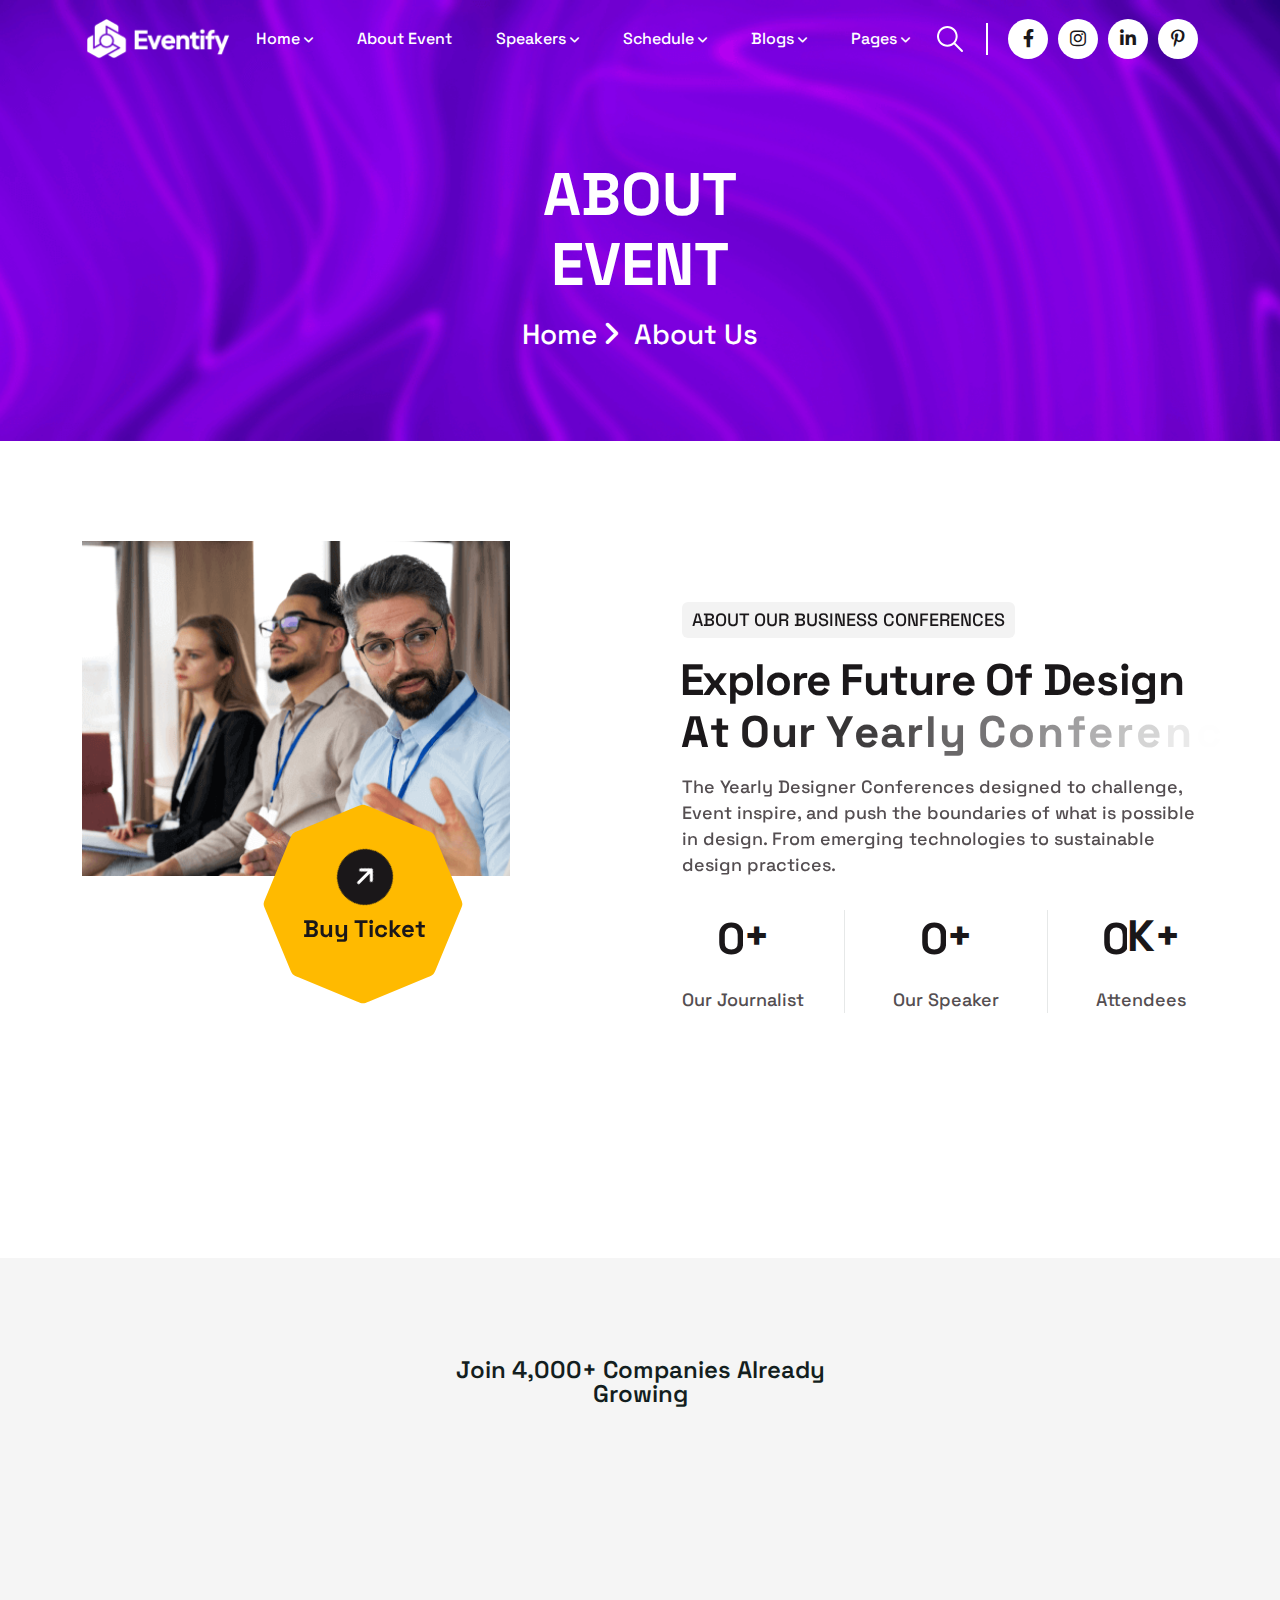
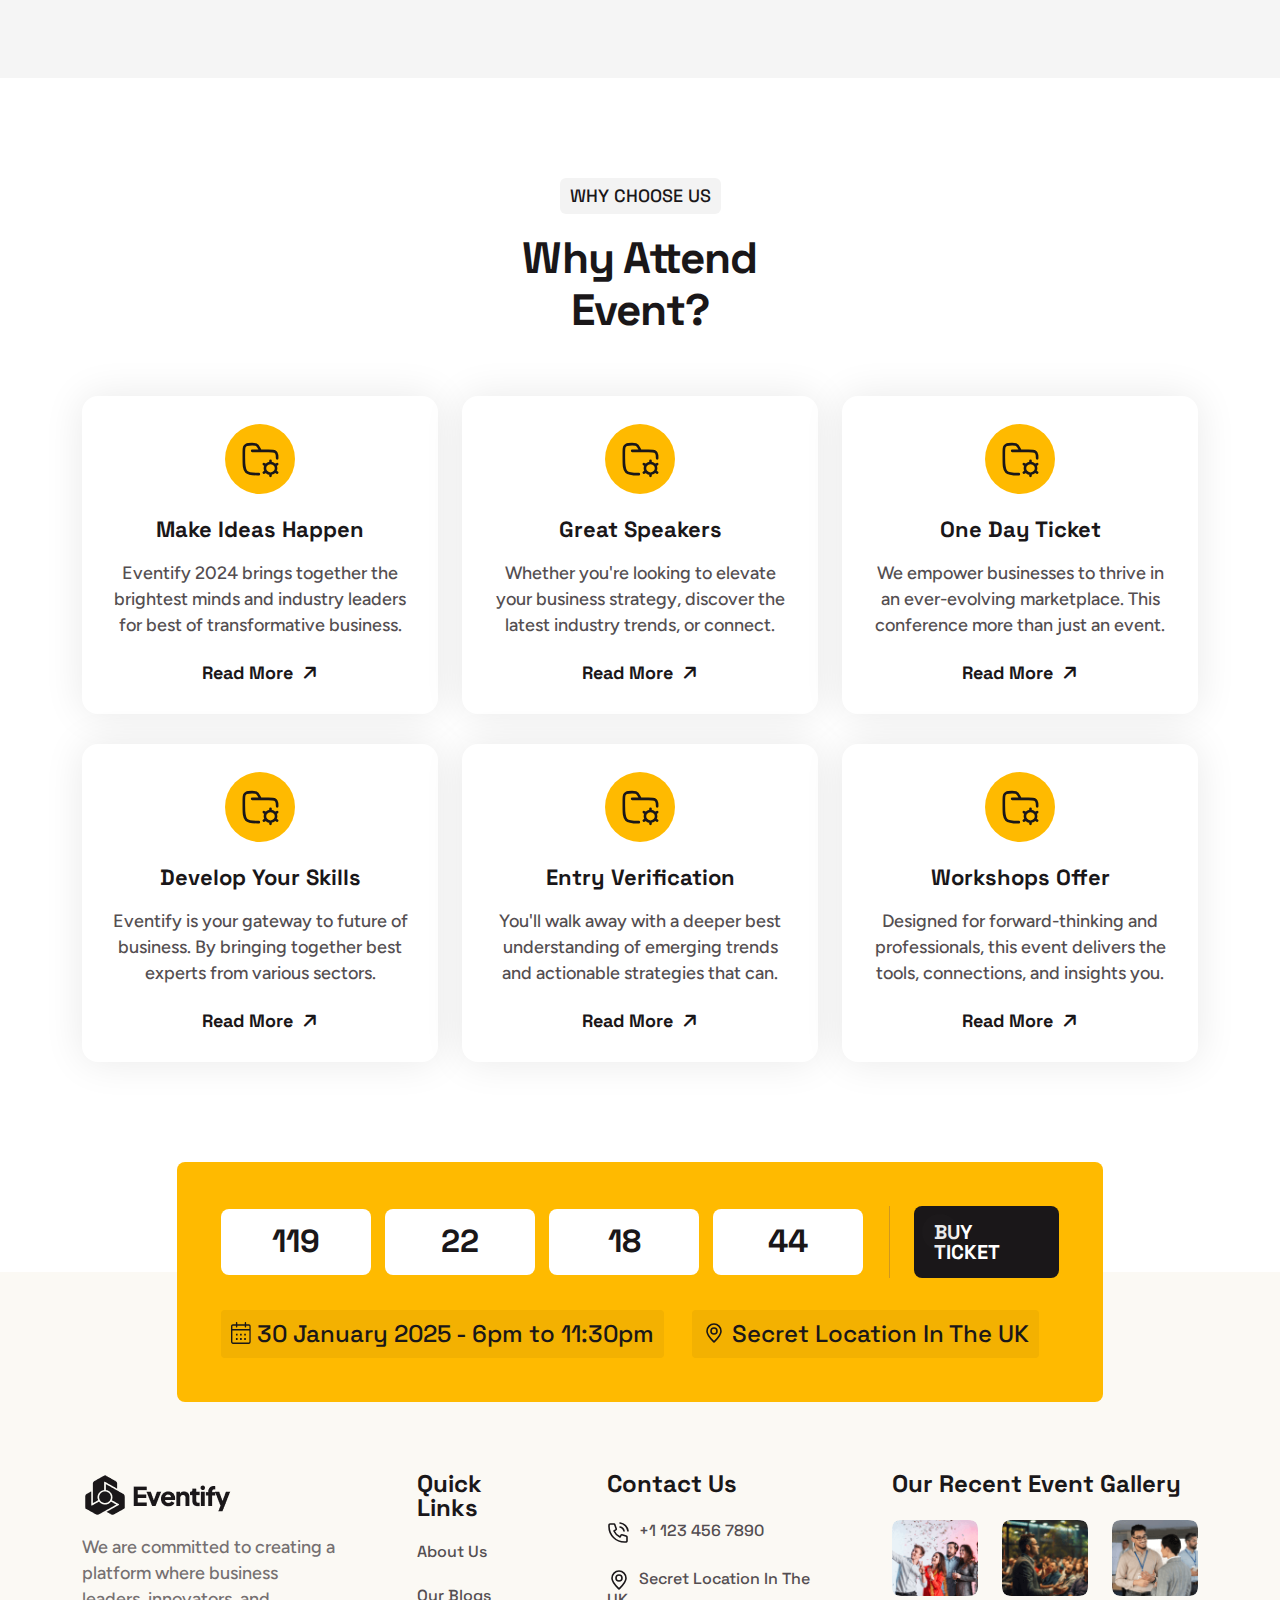
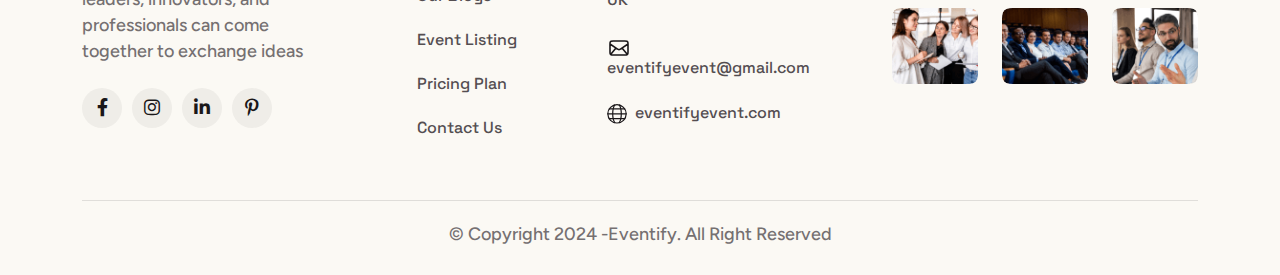
<file: about.html>
<!DOCTYPE html>
<html lang="en">
	<head>
		<meta charset="UTF-8" />
		<meta name="viewport" content="width=device-width, initial-scale=1.0" />
		<title>Eventify- Event And Conference Theme</title>

		<!--=====FAB ICON=======-->
		<link rel="shortcut icon" href="assets/img/logo/fav-logo1.png" />

		<!--===== CSS LINK =======-->
		<link rel="stylesheet" href="assets/css/vendor/bootstrap.min.css" />
		<link rel="stylesheet" href="assets/css/vendor/aos.css" />
		<link rel="stylesheet" href="assets/css/vendor/fontawesome.css" />
		<link rel="stylesheet" href="assets/css/vendor/magnific-popup.css" />
		<link rel="stylesheet" href="assets/css/vendor/mobile.css" />
		<link rel="stylesheet" href="assets/css/vendor/owlcarousel.min.css" />
		<link rel="stylesheet" href="assets/css/vendor/sidebar.css" />
		<link rel="stylesheet" href="assets/css/vendor/slick-slider.css" />
		<link rel="stylesheet" href="assets/css/vendor/nice-select.css" />
		<link rel="stylesheet" href="assets/css/vendor/odometer.css" />
		<link rel="stylesheet" href="assets/css/main.css" />

		<!--=====  JS SCRIPT LINK =======-->
		<script src="assets/js/vendor/jquery-3.7.1.min.js"></script>
	</head>
	<body class="homepage1-body">
		<!-- Popup Section -->
		<div id="popup" class="popup-overlay d-none">
			<div class="popup-content">
				<span class="close-btn" id="close-popup">&times;</span>
				<div class="popup-icon">
					<img src="assets/img/logo/popup-logo.png" alt="" />
				</div>
				<div class="space32"></div>
				<div class="heading2">
					<h2>Grow your business with our agency</h2>
					<div class="space8"></div>
					<ul>
						<li><img src="assets/img/icons/check3.svg" alt="" />Elevate User Experience Expertise</li>
						<li><img src="assets/img/icons/check3.svg" alt="" /> Elevate Your UI/UX Skills Designer</li>
						<li><img src="assets/img/icons/check3.svg" alt="" />Join Leading UI/UX Event the Year</li>
					</ul>
				</div>
				<div class="space50"></div>
				<a class="vl-btn2" href="contact.html"
					><span class="demo">Buy Ticket Now</span><span class="arrow"><i class="fa-solid fa-arrow-right"></i></span>
				</a>
				<p class="no-thanks">No thanks</p>
			</div>
		</div>
		<!--===== PRELOADER STARTS =======-->
		<div class="preloader">
			<div class="loading-container">
				<div class="loading"></div>
				<div id="loading-icon"><img src="assets/img/logo/preloader.png" alt="" /></div>
			</div>
		</div>
		<!--===== PRELOADER ENDS =======-->

		<!--===== PAGE PROGRESS START=======-->
		<div class="paginacontainer">
			<div class="progress-wrap">
				<svg class="progress-circle svg-content" width="100%" height="100%" viewBox="-1 -1 102 102">
					<path d="M50,1 a49,49 0 0,1 0,98 a49,49 0 0,1 0,-98" />
				</svg>
			</div>
		</div>
		<!--===== PAGE PROGRESS END=======-->

		<!--=====HEADER START=======-->
		<header>
			<div class="header-area homepage1 header header-sticky d-none d-lg-block" id="header">
				<div class="container">
					<div class="row">
						<div class="col-lg-12">
							<div class="header-elements">
								<div class="site-logo">
									<a href="index.html"><img src="assets/img/logo/logo1.png" alt="" /></a>
								</div>
								<div class="main-menu">
									<ul>
										<li>
											<a href="#">Home <i class="fa-solid fa-angle-down"></i></a>
											<div class="tp-submenu">
												<div class="row">
													<div class="col-lg-12">
														<div class="all-images-menu">
															<div class="homemenu-thumb">
																<div class="img1">
																	<img src="assets/img/all-images/demo/demo-img1.png" alt="" />
																</div>
																<div class="homemenu-btn">
																	<a class="vl-btn1" href="index.html">View Demo </a>
																</div>
																<div class="homemenu-text">
																	<a href="index.html">Eventify-Homepage 01</a>
																</div>
															</div>

															<div class="homemenu-thumb">
																<div class="img1">
																	<img src="assets/img/all-images/demo/demo-img2.png" alt="" />
																</div>
																<div class="homemenu-btn">
																	<a class="vl-btn1" href="index2.html">View Demo </a>
																</div>
																<div class="homemenu-text">
																	<a href="index2.html">Eventify-Homepage 02</a>
																</div>
															</div>

															<div class="homemenu-thumb">
																<div class="img1">
																	<img src="assets/img/all-images/demo/demo-img3.png" alt="" />
																</div>
																<div class="homemenu-btn">
																	<a class="vl-btn1" href="index3.html">View Demo </a>
																</div>
																<div class="homemenu-text">
																	<a href="index3.html">Eventify-Homepage 03</a>
																</div>
															</div>

															<div class="homemenu-thumb">
																<div class="img1">
																	<img src="assets/img/all-images/demo/demo-img4.png" alt="" />
																</div>
																<div class="homemenu-btn">
																	<a class="vl-btn1" href="index4.html">View Demo </a>
																</div>
																<div class="homemenu-text">
																	<a href="index4.html">Eventify-Homepage 04</a>
																</div>
															</div>

															<div class="homemenu-thumb" style="margin: 0">
																<div class="img1">
																	<img src="assets/img/all-images/demo/demo-img5.png" alt="" />
																</div>
																<div class="homemenu-btn">
																	<a class="vl-btn1" href="index5.html">View Demo </a>
																</div>
																<div class="homemenu-text">
																	<a href="index5.html">Eventify-Homepage 05</a>
																</div>
															</div>
														</div>

														<div class="all-images-menu">
															<div class="homemenu-thumb">
																<div class="img1">
																	<img src="assets/img/all-images/demo/demo-img6.png" alt="" />
																</div>
																<div class="homemenu-btn">
																	<a class="vl-btn1" href="index6.html">View Demo </a>
																</div>
																<div class="homemenu-text">
																	<a href="index6.html">Eventify-Homepage 06</a>
																</div>
															</div>

															<div class="homemenu-thumb">
																<div class="img1">
																	<img src="assets/img/all-images/demo/demo-img7.png" alt="" />
																</div>
																<div class="homemenu-btn">
																	<a class="vl-btn1" href="index7.html">View Demo </a>
																</div>
																<div class="homemenu-text">
																	<a href="index7.html">Eventify-Homepage 07</a>
																</div>
															</div>

															<div class="homemenu-thumb">
																<div class="img1">
																	<img src="assets/img/all-images/demo/demo-img8.png" alt="" />
																</div>
																<div class="homemenu-btn">
																	<a class="vl-btn1" href="index8.html">View Demo </a>
																</div>
																<div class="homemenu-text">
																	<a href="index8.html">Eventify-Homepage 08</a>
																</div>
															</div>

															<div class="homemenu-thumb">
																<div class="img1">
																	<img src="assets/img/all-images/demo/demo-img9.png" alt="" />
																</div>
																<div class="homemenu-btn">
																	<a class="vl-btn1" href="index9.html">View Demo </a>
																</div>
																<div class="homemenu-text">
																	<a href="index9.html">Eventify-Homepage 09</a>
																</div>
															</div>

															<div class="homemenu-thumb" style="margin: 0">
																<div class="img1">
																	<img src="assets/img/all-images/demo/demo-img10.png" alt="" />
																</div>
																<div class="homemenu-btn">
																	<a class="vl-btn1" href="index10.html">View Demo </a>
																</div>
																<div class="homemenu-text">
																	<a href="index10.html">Eventify-Homepage 10</a>
																</div>
															</div>
														</div>
													</div>
												</div>
											</div>
										</li>
										<li><a href="about.html">About Event</a></li>
										<li>
											<a href="#">Speakers <i class="fa-solid fa-angle-down"></i></a>
											<ul class="dropdown-padding">
												<li><a href="speakers.html">Speakers</a></li>
												<li><a href="speakers-single.html">Speakers Details</a></li>
											</ul>
										</li>

										<li>
											<a href="#">Schedule <i class="fa-solid fa-angle-down"></i></a>
											<ul class="dropdown-padding">
												<li><a href="event.html">Our Event</a></li>
												<li><a href="event-schedule.html">Event Schedule</a></li>
												<li><a href="event-single.html">Event Details</a></li>
											</ul>
										</li>
										<li>
											<a href="#">Blogs <i class="fa-solid fa-angle-down"></i></a>
											<ul class="dropdown-padding">
												<li><a href="blog.html">Our Blog</a></li>
												<li><a href="blog-single.html">Blog Details</a></li>
											</ul>
										</li>
										<li>
											<a href="#">Pages <i class="fa-solid fa-angle-down"></i></a>
											<ul class="dropdown-padding">
												<li><a href="memories.html">Our Memories</a></li>
												<li><a href="pricing-plan.html">Pricing Plan</a></li>
												<li><a href="faq.html">FAQ,s</a></li>
												<li><a href="contact.html">Contact Us</a></li>
											</ul>
										</li>
									</ul>
								</div>
								<div class="btn-area">
									<div class="search-icon header__search header-search-btn">
										<a href="#"><img src="assets/img/icons/search1.svg" alt="" /></a>
									</div>
									<ul>
										<li>
											<a href="#"><i class="fa-brands fa-facebook-f"></i></a>
										</li>
										<li>
											<a href="#"><i class="fa-brands fa-instagram"></i></a>
										</li>
										<li>
											<a href="#"><i class="fa-brands fa-linkedin-in"></i></a>
										</li>
										<li>
											<a href="#" class="m-0"><i class="fa-brands fa-pinterest-p"></i></a>
										</li>
									</ul>
								</div>

								<div class="header-search-form-wrapper">
									<div class="tx-search-close tx-close"><i class="fa-solid fa-xmark"></i></div>
									<div class="header-search-container">
										<form role="search" class="search-form">
											<input type="search" class="search-field" placeholder="Search …" value="" name="s" />
											<button type="submit" class="search-submit"><img src="assets/img/icons/search1.svg" alt="" /></button>
										</form>
									</div>
								</div>
								<div class="body-overlay"></div>
							</div>
						</div>
					</div>
				</div>
			</div>
		</header>
		<!--=====HEADER END =======-->

		<!--===== MOBILE HEADER STARTS =======-->
		<div class="mobile-header mobile-haeder1 d-block d-lg-none">
			<div class="container-fluid">
				<div class="col-12">
					<div class="mobile-header-elements">
						<div class="mobile-logo">
							<a href="index.html"><img src="assets/img/logo/logo1.png" alt="" /></a>
						</div>
						<div class="mobile-nav-icon dots-menu">
							<i class="fa-solid fa-bars-staggered"></i>
						</div>
					</div>
				</div>
			</div>
		</div>

		<div class="mobile-sidebar mobile-sidebar1">
			<div class="logosicon-area">
				<div class="logos">
					<img src="assets/img/logo/logo2.png" alt="" />
				</div>
				<div class="menu-close">
					<i class="fa-solid fa-xmark"></i>
				</div>
			</div>
			<div class="mobile-nav mobile-nav1">
				<ul class="mobile-nav-list nav-list1">
					<li>
						<a href="#">Home </a>
						<ul class="sub-menu">
							<li><a href="index.html">Home One</a></li>
							<li><a href="index2.html">Home Two</a></li>
							<li><a href="index3.html">Home Three</a></li>
							<li><a href="index4.html">Home Four</a></li>
							<li><a href="index5.html">Home Five</a></li>
							<li><a href="index6.html">Home Six</a></li>
							<li><a href="index7.html">Home Seven</a></li>
							<li><a href="index8.html">Home Eight</a></li>
							<li><a href="index9.html">Home Nine</a></li>
							<li><a href="index10.html">Home Ten</a></li>
						</ul>
					</li>
					<li><a href="about.html">About Event</a></li>
					<li>
						<a href="features.html">Speakers</a>
						<ul class="sub-menu">
							<li><a href="speakers.html">Speakers</a></li>
							<li><a href="speakers-single.html">Speakers Details</a></li>
						</ul>
					</li>
					<li>
						<a href="features.html">Schedule</a>
						<ul class="sub-menu">
							<li><a href="event.html">Our Event</a></li>
							<li><a href="event-schedule.html">Event Schedule</a></li>
							<li><a href="event-single.html">Event Details</a></li>
						</ul>
					</li>
					<li>
						<a href="#">Blogs</a>
						<ul class="sub-menu">
							<li><a href="blog.html">Our Blog</a></li>
							<li><a href="blog-single.html">Blog Details</a></li>
						</ul>
					</li>
					<li>
						<a href="#">Pages</a>
						<ul class="sub-menu">
							<li><a href="memories.html">Our Memories</a></li>
							<li><a href="pricing-plan.html">Pricing Plan</a></li>
							<li><a href="faq.html">FAQ,s</a></li>
							<li><a href="contact.html">Contact Us</a></li>
						</ul>
					</li>
					<li><a href="contact.html">Contact Us</a></li>
				</ul>
				<div class="allmobilesection">
					<a href="contact.html" class="vl-btn1">Contact Now</a>
					<div class="single-footer">
						<h3>Contact Info</h3>
						<div class="footer1-contact-info">
							<div class="contact-info-single">
								<div class="contact-info-icon">
									<span><i class="fa-solid fa-phone-volume"></i></span>
								</div>
								<div class="contact-info-text">
									<a href="tel:+3(924)4596512">+3(924)4596512</a>
								</div>
							</div>
							<div class="contact-info-single">
								<div class="contact-info-icon">
									<span><i class="fa-solid fa-envelope"></i></span>
								</div>
								<div class="contact-info-text">
									<a href="mailto:info@example.com">info@example.com</a>
								</div>
							</div>
							<div class="single-footer">
								<h3>Our Location</h3>
								<div class="contact-info-single">
									<div class="contact-info-icon">
										<span><i class="fa-solid fa-location-dot"></i></span>
									</div>
									<div class="contact-info-text">
										<a href="mailto:info@example.com"
											>55 East Birchwood Ave.Brooklyn, <br />
											New York 11201,United States</a
										>
									</div>
								</div>
							</div>
							<div class="single-footer">
								<h3>Social Links</h3>
								<div class="social-links-mobile-menu">
									<ul>
										<li>
											<a href="#"><i class="fa-brands fa-facebook-f"></i></a>
										</li>
										<li>
											<a href="#"><i class="fa-brands fa-instagram"></i></a>
										</li>
										<li>
											<a href="#"><i class="fa-brands fa-linkedin-in"></i></a>
										</li>
										<li>
											<a href="#"><i class="fa-brands fa-youtube"></i></a>
										</li>
									</ul>
								</div>
							</div>
						</div>
					</div>
				</div>
			</div>
		</div>
		<!--===== MOBILE HEADER STARTS =======-->

		<!--===== HERO AREA STARTS =======-->
		<div class="inner-page-header" style="background-image: url(assets/img/bg/header-bg5.png)">
			<div class="container">
				<div class="row">
					<div class="col-lg-4 m-auto">
						<div class="heading1 text-center">
							<h1>About Event</h1>
							<div class="space20"></div>
							<a href="index.html">Home <i class="fa-solid fa-angle-right"></i> <span>About Us</span></a>
						</div>
					</div>
				</div>
			</div>
		</div>
		<!--===== HERO AREA ENDS =======-->

		<!--===== ABOUT AREA STARTS =======-->
		<div class="about1-section-area sp1">
			<div class="container">
				<div class="row align-items-center">
					<div class="col-lg-6">
						<div class="about-imges">
							<div class="img1 reveal image-anime">
								<img src="assets/img/all-images/about/about-img1.png" alt="" />
							</div>
							<div class="row">
								<div class="col-lg-6 col-md-6">
									<div class="space30"></div>
									<div class="img1 reveal image-anime">
										<img src="assets/img/all-images/about/about-img2.png" alt="" />
									</div>
								</div>
								<div class="col-lg-6 col-md-6">
									<div class="space30"></div>
									<div class="img1 reveal image-anime">
										<img src="assets/img/all-images/about/about-img3.png" alt="" />
									</div>
								</div>
							</div>
							<div class="about-btnarea">
								<svg xmlns="http://www.w3.org/2000/svg" width="200" height="200" viewBox="0 0 200 200" fill="none" class="keyframe5">
									<path
										d="M93.8771 2.53621C96.8982 1.28483 98.4087 0.659138 100 0.659138C101.591 0.659138 103.102 1.28483 106.123 2.5362L164.588 26.7531C167.609 28.0045 169.119 28.6302 170.245 29.7554C171.37 30.8806 171.995 32.3912 173.247 35.4123L197.464 93.8771C198.715 96.8982 199.341 98.4087 199.341 100C199.341 101.591 198.715 103.102 197.464 106.123L173.247 164.588C171.995 167.609 171.37 169.119 170.245 170.245C169.119 171.37 167.609 171.995 164.588 173.247L106.123 197.464C103.102 198.715 101.591 199.341 100 199.341C98.4087 199.341 96.8982 198.715 93.8771 197.464L35.4123 173.247C32.3912 171.995 30.8806 171.37 29.7554 170.245C28.6302 169.119 28.0045 167.609 26.7531 164.588L2.53621 106.123C1.28483 103.102 0.659138 101.591 0.659138 100C0.659138 98.4087 1.28483 96.8982 2.5362 93.8771L26.7531 35.4123C28.0045 32.3912 28.6302 30.8806 29.7554 29.7554C30.8806 28.6302 32.3912 28.0045 35.4123 26.7531L93.8771 2.53621Z"
										fill="#FFBA00"
									/>
								</svg>
								<a href="pricing-plan.html">
									<span><i class="fa-solid fa-arrow-right"></i></span>
									<br />
									<div class="space12"></div>
									Buy Ticket
								</a>
							</div>
						</div>
					</div>
					<div class="col-lg-6">
						<div class="about-header-area heading2">
							<h5 data-aos="fade-left" data-aos-duration="800">about our Business conferences</h5>
							<div class="space16"></div>
							<h2 class="text-anime-style-3">Explore Future Of Design At Our Yearly Conference</h2>
							<div class="space16"></div>
							<p data-aos="fade-left" data-aos-duration="900">The Yearly Designer Conferences designed to challenge, Event inspire, and push the boundaries of what is possible in design. From emerging technologies to sustainable design practices.</p>
							<div class="space32"></div>
							<div class="about-counter-area">
								<div class="counter-box">
									<h2><span class="odometer" data-count="250"></span>+</h2>
									<div class="space18"></div>
									<p>Our Journalist</p>
								</div>

								<div class="counter-box box2">
									<h2><span class="odometer" data-count="15"></span>+</h2>
									<div class="space18"></div>
									<p>Our Speaker</p>
								</div>

								<div class="counter-box box3" style="border: none">
									<h2><span class="odometer" data-count="7"></span>K+</h2>
									<div class="space18"></div>
									<p>Attendees</p>
								</div>
							</div>
							<div class="space32"></div>
							<div class="btn-area1" data-aos="fade-left" data-aos-duration="1200">
								<a href="contact.html" class="vl-btn1">Become an Attendee</a>
							</div>
						</div>
					</div>
				</div>
			</div>
		</div>
		<!--===== ABOUT AREA ENDS =======-->

		<!--===== OTHERS AREA STARTS =======-->
		<div class="brands3-section-area sp2">
			<div class="container">
				<div class="row">
					<div class="col-lg-5 m-auto">
						<div class="brand-header heading4 space-margin60 text-center">
							<h3>Join 4,000+ companies already growing</h3>
						</div>
					</div>
				</div>
				<div class="row">
					<div class="col-lg-12" data-aos="zoom-in" data-aos-duration="800">
						<div class="brand-slider-area owl-carousel">
							<div class="brand-box">
								<img src="assets/img/elements/brand-img1.png" alt="" />
							</div>
							<div class="brand-box">
								<img src="assets/img/elements/brand-img2.png" alt="" />
							</div>
							<div class="brand-box">
								<img src="assets/img/elements/brand-img3.png" alt="" />
							</div>
							<div class="brand-box">
								<img src="assets/img/elements/brand-img4.png" alt="" />
							</div>
							<div class="brand-box">
								<img src="assets/img/elements/brand-img5.png" alt="" />
							</div>
							<div class="brand-box">
								<img src="assets/img/elements/brand-img6.png" alt="" />
							</div>
							<div class="brand-box">
								<img src="assets/img/elements/brand-img7.png" alt="" />
							</div>
							<div class="brand-box">
								<img src="assets/img/elements/brand-img8.png" alt="" />
							</div>
						</div>
					</div>
				</div>
			</div>
		</div>
		<!--===== OTHERS AREA ENDS =======-->

		<!--===== OTHERS AREA STARTS =======-->
		<div class="choose-section-area sp2">
			<div class="container">
				<div class="row">
					<div class="col-lg-4 m-auto">
						<div class="heading2 text-center space-margin60">
							<h5>why choose us</h5>
							<div class="space18"></div>
							<h2>Why Attend Event?</h2>
						</div>
					</div>
				</div>
				<div class="row">
					<div class="col-lg-4 col-md-6">
						<div class="choose-widget-boxarea">
							<div class="icons">
								<img src="assets/img/icons/choose-icons1.svg" alt="" />
							</div>
							<div class="space24"></div>
							<div class="content-area">
								<a href="event-single.html">Make Ideas Happen</a>
								<div class="space16"></div>
								<p>Eventify 2024 brings together the brightest minds and industry leaders for best of transformative business.</p>
								<div class="space24"></div>
								<a href="event-single.html" class="readmore">Read More <i class="fa-solid fa-arrow-right"></i></a>
							</div>
						</div>
					</div>

					<div class="col-lg-4 col-md-6">
						<div class="choose-widget-boxarea">
							<div class="icons">
								<img src="assets/img/icons/choose-icons1.svg" alt="" />
							</div>
							<div class="space24"></div>
							<div class="content-area">
								<a href="event-single.html">Great Speakers</a>
								<div class="space16"></div>
								<p>Whether you're looking to elevate your business strategy, discover the latest industry trends, or connect.</p>
								<div class="space24"></div>
								<a href="event-single.html" class="readmore">Read More <i class="fa-solid fa-arrow-right"></i></a>
							</div>
						</div>
					</div>

					<div class="col-lg-4 col-md-6">
						<div class="choose-widget-boxarea">
							<div class="icons">
								<img src="assets/img/icons/choose-icons1.svg" alt="" />
							</div>
							<div class="space24"></div>
							<div class="content-area">
								<a href="event-single.html">One Day Ticket</a>
								<div class="space16"></div>
								<p>We empower businesses to thrive in an ever-evolving marketplace. This conference more than just an event.</p>
								<div class="space24"></div>
								<a href="event-single.html" class="readmore">Read More <i class="fa-solid fa-arrow-right"></i></a>
							</div>
						</div>
					</div>

					<div class="col-lg-4 col-md-6">
						<div class="choose-widget-boxarea">
							<div class="icons">
								<img src="assets/img/icons/choose-icons1.svg" alt="" />
							</div>
							<div class="space24"></div>
							<div class="content-area">
								<a href="event-single.html">Develop Your Skills</a>
								<div class="space16"></div>
								<p>Eventify is your gateway to future of business. By bringing together best experts from various sectors.</p>
								<div class="space24"></div>
								<a href="event-single.html" class="readmore">Read More <i class="fa-solid fa-arrow-right"></i></a>
							</div>
						</div>
					</div>

					<div class="col-lg-4 col-md-6">
						<div class="choose-widget-boxarea">
							<div class="icons">
								<img src="assets/img/icons/choose-icons1.svg" alt="" />
							</div>
							<div class="space24"></div>
							<div class="content-area">
								<a href="event-single.html">Entry Verification</a>
								<div class="space16"></div>
								<p>You'll walk away with a deeper best understanding of emerging trends and actionable strategies that can.</p>
								<div class="space24"></div>
								<a href="event-single.html" class="readmore">Read More <i class="fa-solid fa-arrow-right"></i></a>
							</div>
						</div>
					</div>

					<div class="col-lg-4 col-md-6">
						<div class="choose-widget-boxarea">
							<div class="icons">
								<img src="assets/img/icons/choose-icons1.svg" alt="" />
							</div>
							<div class="space24"></div>
							<div class="content-area">
								<a href="event-single.html">Workshops Offer</a>
								<div class="space16"></div>
								<p>Designed for forward-thinking and professionals, this event delivers the tools, connections, and insights you.</p>
								<div class="space24"></div>
								<a href="event-single.html" class="readmore">Read More <i class="fa-solid fa-arrow-right"></i></a>
							</div>
						</div>
					</div>
				</div>
			</div>
		</div>
		<!--===== OTHERS AREA ENDS =======-->

		<!--===== CTA AREA STARTS =======-->
		<div class="cta1-section-area d-lg-block d-block">
			<div class="container">
				<div class="row">
					<div class="col-lg-10 m-auto">
						<div class="cta1-main-boxarea">
							<div class="timer-btn-area">
								<div class="timer">
									<div class="time-box">
										<span id="days1" class="time-value">119</span>
										<br />
									</div>
									<div class="space14"></div>
									<div class="time-box">
										<span id="hours1" class="time-value">22</span>
										<br />
									</div>
									<div class="space14"></div>
									<div class="time-box">
										<span id="minutes1" class="time-value">18</span>
										<br />
									</div>
									<div class="space14"></div>
									<div class="time-box" style="margin: 0 26px 0 0">
										<span id="seconds1" class="time-value">44</span>
										<br />
									</div>
								</div>
								<div class="btn-area1">
									<a href="pricing-plan.html" class="vl-btn1">Buy Ticket</a>
								</div>
							</div>
							<ul>
								<li>
									<a href="#"><img src="assets/img/icons/calender1.svg" alt="" />30 January 2025 - 6pm to 11:30pm</a>
								</li>
								<li class="m-0">
									<a href="#"><img src="assets/img/icons/location1.svg" alt="" />Secret Location In The UK</a>
								</li>
							</ul>
						</div>
					</div>
				</div>
			</div>
		</div>
		<!--===== CTA AREA ENDS =======-->

		<!--===== CTA AREA STARTS =======-->
		<div class="cta1-section-area d-lg-none d-block">
			<div class="container">
				<div class="row">
					<div class="col-lg-10 m-auto">
						<div class="cta1-main-boxarea">
							<div class="timer-btn-area">
								<div class="timer">
									<div class="time-box">
										<span id="days" class="time-value">119</span>
										<br />
									</div>
									<div class="space14"></div>
									<div class="time-box">
										<span id="hours" class="time-value">22</span>
										<br />
									</div>
									<div class="space14"></div>
									<div class="time-box">
										<span id="minutes" class="time-value">18</span>
										<br />
									</div>
									<div class="space14"></div>
									<div class="time-box" style="margin: 0 26px 0 0">
										<span id="seconds" class="time-value">44</span>
										<br />
									</div>
								</div>
								<div class="btn-area1">
									<a href="pricing-plan.html" class="vl-btn1">Buy Ticket</a>
								</div>
							</div>
							<ul>
								<li>
									<a href="#"><img src="assets/img/icons/calender1.svg" alt="" />30 January 2025 - 6pm to 11:30pm</a>
								</li>
								<li class="m-0">
									<a href="#"><img src="assets/img/icons/location1.svg" alt="" />Secret Location In The UK</a>
								</li>
							</ul>
						</div>
					</div>
				</div>
			</div>
		</div>
		<!--===== CTA AREA ENDS =======-->

		<!--===== FOOTER AREA STARTS =======-->
		<div class="footer1-sertion-area">
			<div class="container">
				<div class="row">
					<div class="col-lg-3 col-md-6">
						<div class="footer-logo-area">
							<img src="assets/img/logo/logo2.png" alt="" />
							<div class="space16"></div>
							<p>We are committed to creating a platform where business leaders, innovators, and professionals can come together to exchange ideas</p>
							<div class="space24"></div>
							<ul>
								<li>
									<a href="#"><i class="fa-brands fa-facebook-f"></i></a>
								</li>
								<li>
									<a href="#"><i class="fa-brands fa-instagram"></i></a>
								</li>
								<li>
									<a href="#"><i class="fa-brands fa-linkedin-in"></i></a>
								</li>
								<li>
									<a href="#" class="m-0"><i class="fa-brands fa-pinterest-p"></i></a>
								</li>
							</ul>
						</div>
					</div>
					<div class="col-lg-2 col-md-6">
						<div class="link-content">
							<h3>Quick Links</h3>
							<ul>
								<li><a href="about.html">About Us</a></li>
								<li><a href="blog.html">Our Blogs</a></li>
								<li><a href="event.html">Event Listing</a></li>
								<li><a href="pricing-plan.html">Pricing Plan</a></li>
								<li><a href="contact.html">Contact Us</a></li>
							</ul>
						</div>
					</div>

					<div class="col-lg-3 col-md-6">
						<div class="link-content2">
							<h3>Contact Us</h3>
							<ul>
								<li>
									<a href="tel:+11234567890"><img src="assets/img/icons/phn1.svg" alt="" />+1 123 456 7890</a>
								</li>
								<li>
									<a href="#"><img src="assets/img/icons/location1.svg" alt="" />Secret Location In The UK</a>
								</li>
								<li>
									<a href="mailto:eventifyevent@gmail.com"><img src="assets/img/icons/mail1.svg" alt="" />eventifyevent@gmail.com</a>
								</li>
								<li>
									<a href="#"> <img src="assets/img/icons/world1.svg" alt="" />eventifyevent.com</a>
								</li>
							</ul>
						</div>
					</div>
					<div class="col-lg-4 col-md-6">
						<div class="footer-social-box">
							<h3>Our Recent Event Gallery</h3>
							<div class="space12"></div>
							<div class="row">
								<div class="col-lg-4 col-md-4 col-4">
									<div class="img1">
										<img src="assets/img/all-images/footer/footer-img1.png" alt="" />
										<div class="icons">
											<a href="#"><i class="fa-brands fa-instagram"></i></a>
										</div>
									</div>
								</div>
								<div class="col-lg-4 col-md-4 col-4">
									<div class="img1">
										<img src="assets/img/all-images/footer/footer-img2.png" alt="" />
										<div class="icons">
											<a href="#"><i class="fa-brands fa-instagram"></i></a>
										</div>
									</div>
								</div>
								<div class="col-lg-4 col-md-4 col-4">
									<div class="img1">
										<img src="assets/img/all-images/footer/footer-img3.png" alt="" />
										<div class="icons">
											<a href="#"><i class="fa-brands fa-instagram"></i></a>
										</div>
									</div>
								</div>
								<div class="col-lg-4 col-md-4 col-4">
									<div class="img1">
										<img src="assets/img/all-images/footer/footer-img4.png" alt="" />
										<div class="icons">
											<a href="#"><i class="fa-brands fa-instagram"></i></a>
										</div>
									</div>
								</div>
								<div class="col-lg-4 col-md-4 col-4">
									<div class="img1">
										<img src="assets/img/all-images/footer/footer-img5.png" alt="" />
										<div class="icons">
											<a href="#"><i class="fa-brands fa-instagram"></i></a>
										</div>
									</div>
								</div>
								<div class="col-lg-4 col-md-4 col-4">
									<div class="img1">
										<img src="assets/img/all-images/footer/footer-img6.png" alt="" />
										<div class="icons">
											<a href="#"><i class="fa-brands fa-instagram"></i></a>
										</div>
									</div>
								</div>
							</div>
						</div>
					</div>
				</div>
				<div class="space60"></div>
				<div class="row">
					<div class="col-lg-12">
						<div class="copyright">
							<p>&copy; Copyright 2024 -Eventify. All Right Reserved</p>
						</div>
					</div>
				</div>
			</div>
		</div>
		<!--===== FOOTER AREA ENDS =======-->

		<!--===== JS SCRIPT LINK =======-->
		<script src="assets/js/vendor/bootstrap.min.js"></script>
		<script src="assets/js/vendor/fontawesome.js"></script>
		<script src="assets/js/vendor/aos.js"></script>
		<script src="assets/js/vendor/jquery.appear.js"></script>
		<script src="assets/js/vendor/jquery.odometer.min.js"></script>
		<script src="assets/js/vendor/sidebar.js"></script>
		<script src="assets/js/vendor/magnific-popup.js"></script>
		<script src="assets/js/vendor/gsap.min.js"></script>
		<script src="assets/js/vendor/ScrollTrigger.min.js"></script>
		<script src="assets/js/vendor/Splitetext.js"></script>
		<script src="assets/js/vendor/mobilemenu.js"></script>
		<script src="assets/js/vendor/owlcarousel.min.js"></script>
		<script src="assets/js/vendor/nice-select.js"></script>
		<script src="assets/js/vendor/waypoints.js"></script>
		<script src="assets/js/vendor/slick-slider.js"></script>
		<script src="assets/js/vendor/circle-progress.js"></script>
		<script src="assets/js/main.js"></script>
	</body>
</html>
</file>
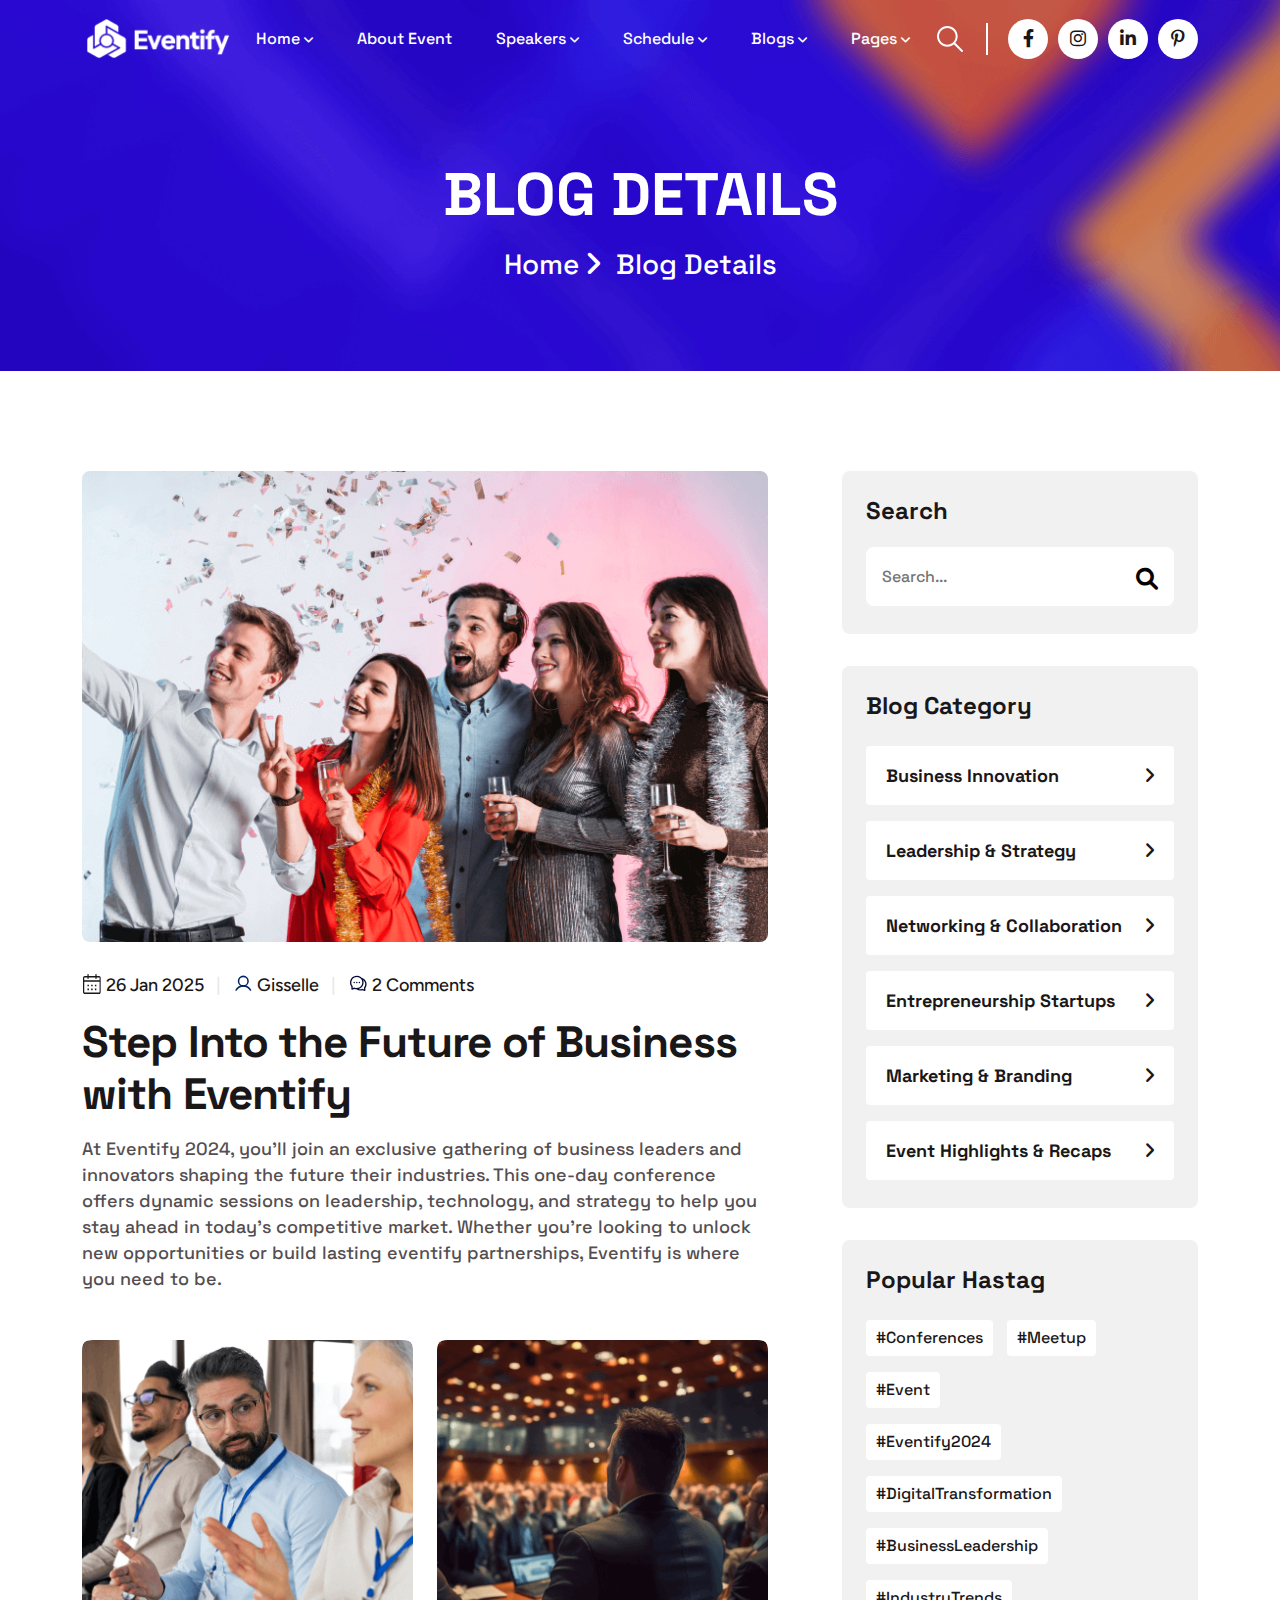
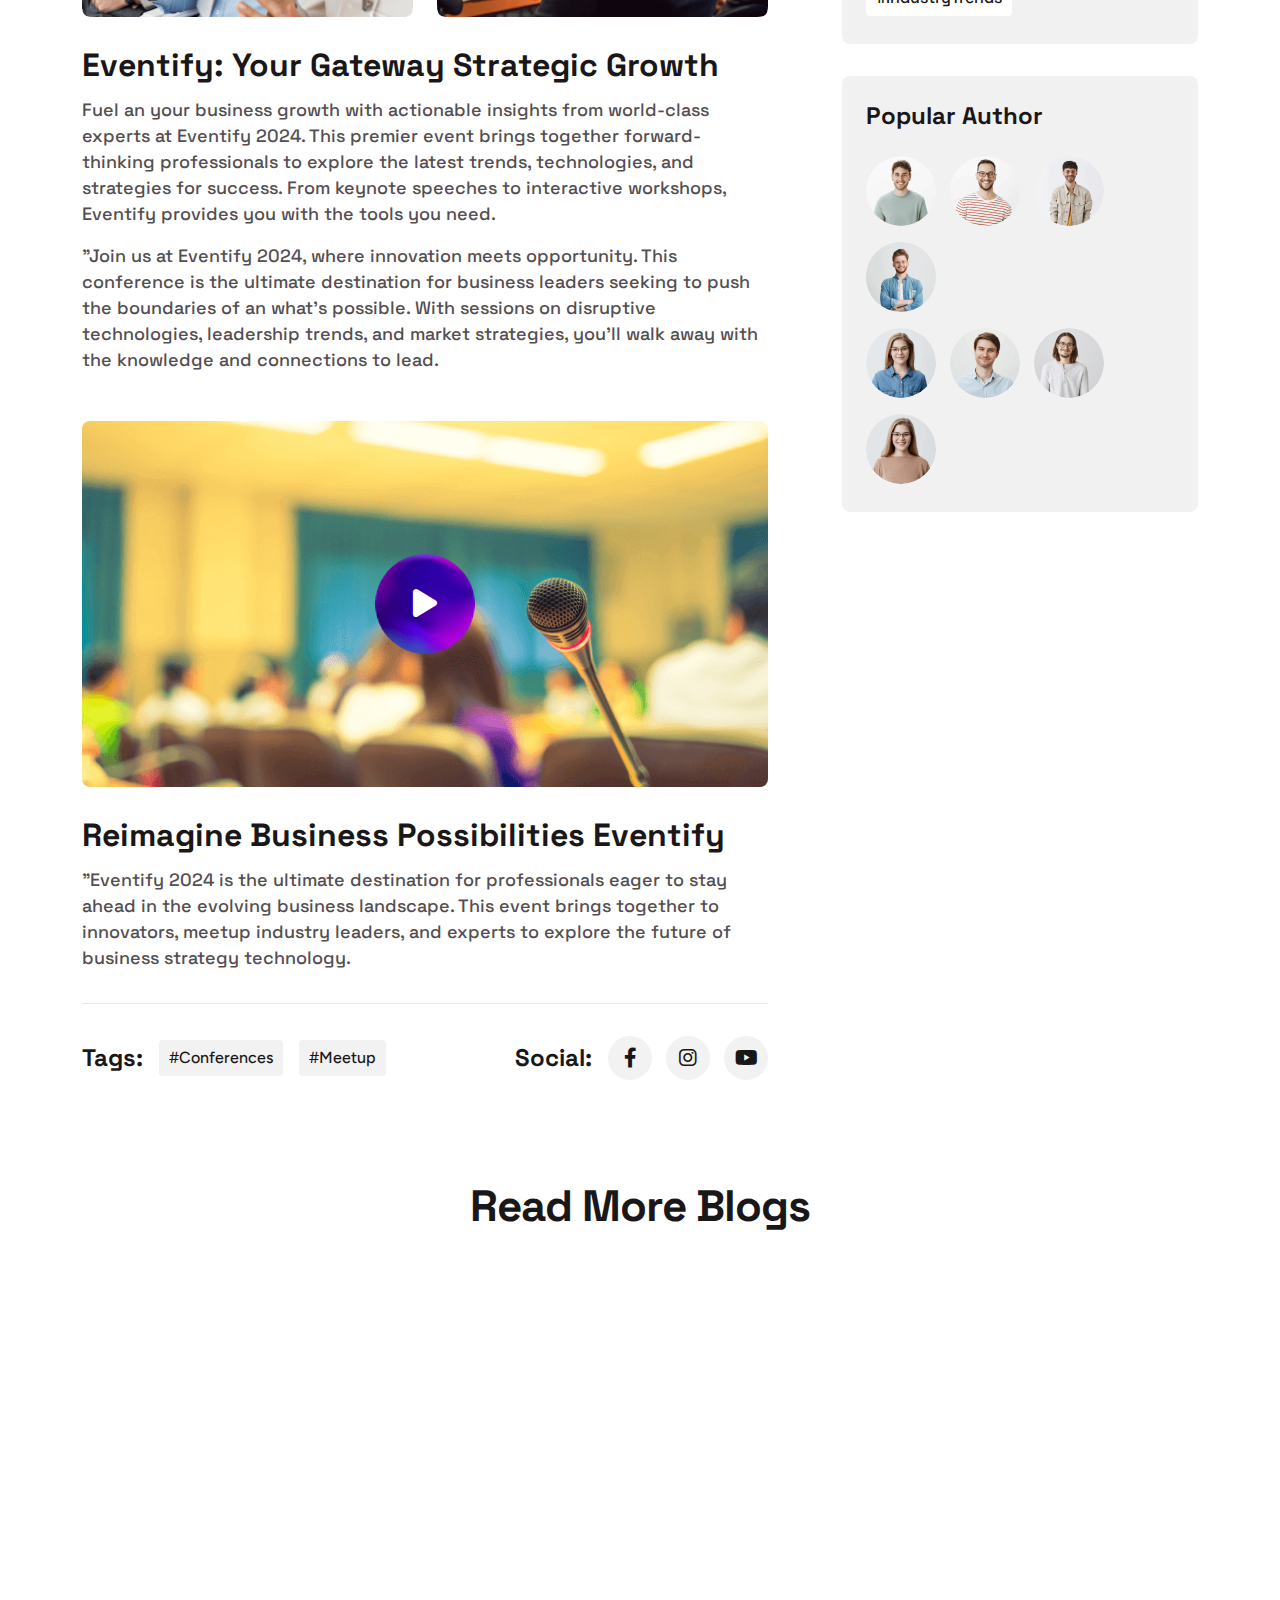
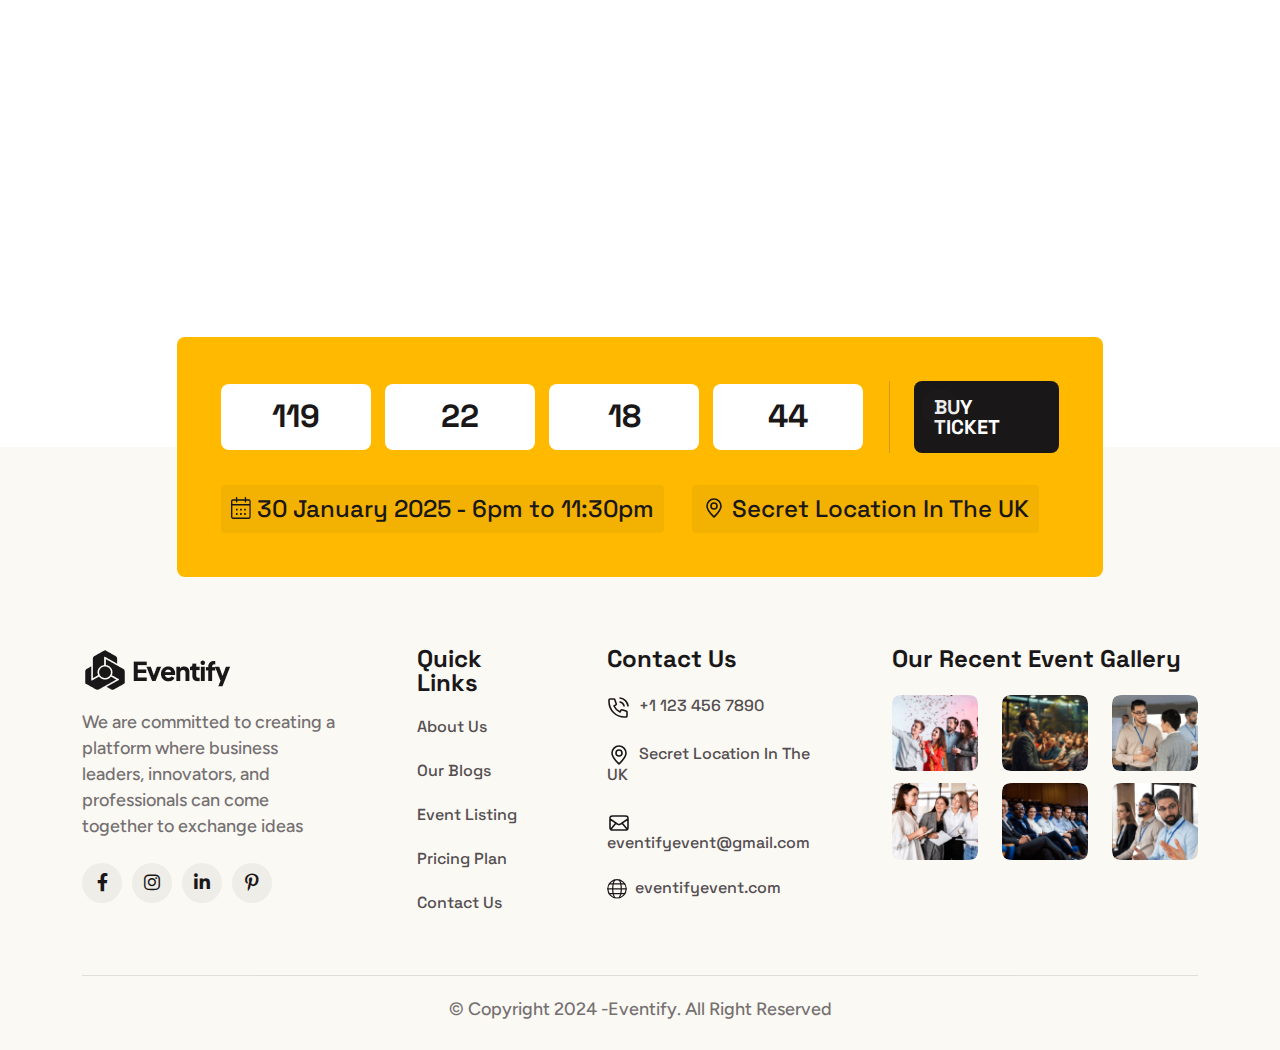
<file: blog-single.html>
<!DOCTYPE html>
<html lang="en">
	<head>
		<meta charset="UTF-8" />
		<meta name="viewport" content="width=device-width, initial-scale=1.0" />
		<title>Eventify- Event And Conference Theme</title>

		<!--=====FAB ICON=======-->
		<link rel="shortcut icon" href="assets/img/logo/fav-logo1.png" />

		<!--===== CSS LINK =======-->
		<link rel="stylesheet" href="assets/css/vendor/bootstrap.min.css" />
		<link rel="stylesheet" href="assets/css/vendor/aos.css" />
		<link rel="stylesheet" href="assets/css/vendor/fontawesome.css" />
		<link rel="stylesheet" href="assets/css/vendor/magnific-popup.css" />
		<link rel="stylesheet" href="assets/css/vendor/mobile.css" />
		<link rel="stylesheet" href="assets/css/vendor/owlcarousel.min.css" />
		<link rel="stylesheet" href="assets/css/vendor/sidebar.css" />
		<link rel="stylesheet" href="assets/css/vendor/slick-slider.css" />
		<link rel="stylesheet" href="assets/css/vendor/nice-select.css" />
		<link rel="stylesheet" href="assets/css/vendor/odometer.css" />
		<link rel="stylesheet" href="assets/css/main.css" />

		<!--=====  JS SCRIPT LINK =======-->
		<script src="assets/js/vendor/jquery-3.7.1.min.js"></script>
	</head>
	<body class="homepage1-body">
		<!-- Popup Section -->
		<div id="popup" class="popup-overlay d-none">
			<div class="popup-content">
				<span class="close-btn" id="close-popup">&times;</span>
				<div class="popup-icon">
					<img src="assets/img/logo/popup-logo.png" alt="" />
				</div>
				<div class="space32"></div>
				<div class="heading2">
					<h2>Grow your business with our agency</h2>
					<div class="space8"></div>
					<ul>
						<li><img src="assets/img/icons/check3.svg" alt="" />Elevate User Experience Expertise</li>
						<li><img src="assets/img/icons/check3.svg" alt="" /> Elevate Your UI/UX Skills Designer</li>
						<li><img src="assets/img/icons/check3.svg" alt="" />Join Leading UI/UX Event the Year</li>
					</ul>
				</div>
				<div class="space50"></div>
				<a class="vl-btn2" href="contact.html"
					><span class="demo">Buy Ticket Now</span><span class="arrow"><i class="fa-solid fa-arrow-right"></i></span>
				</a>
				<p class="no-thanks">No thanks</p>
			</div>
		</div>
		<!--===== PRELOADER STARTS =======-->
		<div class="preloader">
			<div class="loading-container">
				<div class="loading"></div>
				<div id="loading-icon"><img src="assets/img/logo/preloader.png" alt="" /></div>
			</div>
		</div>
		<!--===== PRELOADER ENDS =======-->

		<!--===== PAGE PROGRESS START=======-->
		<div class="paginacontainer">
			<div class="progress-wrap">
				<svg class="progress-circle svg-content" width="100%" height="100%" viewBox="-1 -1 102 102">
					<path d="M50,1 a49,49 0 0,1 0,98 a49,49 0 0,1 0,-98" />
				</svg>
			</div>
		</div>
		<!--===== PAGE PROGRESS END=======-->

		<!--=====HEADER START=======-->
		<header>
			<div class="header-area homepage1 header header-sticky d-none d-lg-block" id="header">
				<div class="container">
					<div class="row">
						<div class="col-lg-12">
							<div class="header-elements">
								<div class="site-logo">
									<a href="index.html"><img src="assets/img/logo/logo1.png" alt="" /></a>
								</div>
								<div class="main-menu">
									<ul>
										<li>
											<a href="#">Home <i class="fa-solid fa-angle-down"></i></a>
											<div class="tp-submenu">
												<div class="row">
													<div class="col-lg-12">
														<div class="all-images-menu">
															<div class="homemenu-thumb">
																<div class="img1">
																	<img src="assets/img/all-images/demo/demo-img1.png" alt="" />
																</div>
																<div class="homemenu-btn">
																	<a class="vl-btn1" href="index.html">View Demo </a>
																</div>
																<div class="homemenu-text">
																	<a href="index.html">Eventify-Homepage 01</a>
																</div>
															</div>

															<div class="homemenu-thumb">
																<div class="img1">
																	<img src="assets/img/all-images/demo/demo-img2.png" alt="" />
																</div>
																<div class="homemenu-btn">
																	<a class="vl-btn1" href="index2.html">View Demo </a>
																</div>
																<div class="homemenu-text">
																	<a href="index2.html">Eventify-Homepage 02</a>
																</div>
															</div>

															<div class="homemenu-thumb">
																<div class="img1">
																	<img src="assets/img/all-images/demo/demo-img3.png" alt="" />
																</div>
																<div class="homemenu-btn">
																	<a class="vl-btn1" href="index3.html">View Demo </a>
																</div>
																<div class="homemenu-text">
																	<a href="index3.html">Eventify-Homepage 03</a>
																</div>
															</div>

															<div class="homemenu-thumb">
																<div class="img1">
																	<img src="assets/img/all-images/demo/demo-img4.png" alt="" />
																</div>
																<div class="homemenu-btn">
																	<a class="vl-btn1" href="index4.html">View Demo </a>
																</div>
																<div class="homemenu-text">
																	<a href="index4.html">Eventify-Homepage 04</a>
																</div>
															</div>

															<div class="homemenu-thumb" style="margin: 0">
																<div class="img1">
																	<img src="assets/img/all-images/demo/demo-img5.png" alt="" />
																</div>
																<div class="homemenu-btn">
																	<a class="vl-btn1" href="index5.html">View Demo </a>
																</div>
																<div class="homemenu-text">
																	<a href="index5.html">Eventify-Homepage 05</a>
																</div>
															</div>
														</div>

														<div class="all-images-menu">
															<div class="homemenu-thumb">
																<div class="img1">
																	<img src="assets/img/all-images/demo/demo-img6.png" alt="" />
																</div>
																<div class="homemenu-btn">
																	<a class="vl-btn1" href="index6.html">View Demo </a>
																</div>
																<div class="homemenu-text">
																	<a href="index6.html">Eventify-Homepage 06</a>
																</div>
															</div>

															<div class="homemenu-thumb">
																<div class="img1">
																	<img src="assets/img/all-images/demo/demo-img7.png" alt="" />
																</div>
																<div class="homemenu-btn">
																	<a class="vl-btn1" href="index7.html">View Demo </a>
																</div>
																<div class="homemenu-text">
																	<a href="index7.html">Eventify-Homepage 07</a>
																</div>
															</div>

															<div class="homemenu-thumb">
																<div class="img1">
																	<img src="assets/img/all-images/demo/demo-img8.png" alt="" />
																</div>
																<div class="homemenu-btn">
																	<a class="vl-btn1" href="index8.html">View Demo </a>
																</div>
																<div class="homemenu-text">
																	<a href="index8.html">Eventify-Homepage 08</a>
																</div>
															</div>

															<div class="homemenu-thumb">
																<div class="img1">
																	<img src="assets/img/all-images/demo/demo-img9.png" alt="" />
																</div>
																<div class="homemenu-btn">
																	<a class="vl-btn1" href="index9.html">View Demo </a>
																</div>
																<div class="homemenu-text">
																	<a href="index9.html">Eventify-Homepage 09</a>
																</div>
															</div>

															<div class="homemenu-thumb" style="margin: 0">
																<div class="img1">
																	<img src="assets/img/all-images/demo/demo-img10.png" alt="" />
																</div>
																<div class="homemenu-btn">
																	<a class="vl-btn1" href="index10.html">View Demo </a>
																</div>
																<div class="homemenu-text">
																	<a href="index10.html">Eventify-Homepage 10</a>
																</div>
															</div>
														</div>
													</div>
												</div>
											</div>
										</li>
										<li><a href="about.html">About Event</a></li>
										<li>
											<a href="#">Speakers <i class="fa-solid fa-angle-down"></i></a>
											<ul class="dropdown-padding">
												<li><a href="speakers.html">Speakers</a></li>
												<li><a href="speakers-single.html">Speakers Details</a></li>
											</ul>
										</li>

										<li>
											<a href="#">Schedule <i class="fa-solid fa-angle-down"></i></a>
											<ul class="dropdown-padding">
												<li><a href="event.html">Our Event</a></li>
												<li><a href="event-schedule.html">Event Schedule</a></li>
												<li><a href="event-single.html">Event Details</a></li>
											</ul>
										</li>
										<li>
											<a href="#">Blogs <i class="fa-solid fa-angle-down"></i></a>
											<ul class="dropdown-padding">
												<li><a href="blog.html">Our Blog</a></li>
												<li><a href="blog-single.html">Blog Details</a></li>
											</ul>
										</li>
										<li>
											<a href="#">Pages <i class="fa-solid fa-angle-down"></i></a>
											<ul class="dropdown-padding">
												<li><a href="memories.html">Our Memories</a></li>
												<li><a href="pricing-plan.html">Pricing Plan</a></li>
												<li><a href="faq.html">FAQ,s</a></li>
												<li><a href="contact.html">Contact Us</a></li>
											</ul>
										</li>
									</ul>
								</div>
								<div class="btn-area">
									<div class="search-icon header__search header-search-btn">
										<a href="#"><img src="assets/img/icons/search1.svg" alt="" /></a>
									</div>
									<ul>
										<li>
											<a href="#"><i class="fa-brands fa-facebook-f"></i></a>
										</li>
										<li>
											<a href="#"><i class="fa-brands fa-instagram"></i></a>
										</li>
										<li>
											<a href="#"><i class="fa-brands fa-linkedin-in"></i></a>
										</li>
										<li>
											<a href="#" class="m-0"><i class="fa-brands fa-pinterest-p"></i></a>
										</li>
									</ul>
								</div>

								<div class="header-search-form-wrapper">
									<div class="tx-search-close tx-close"><i class="fa-solid fa-xmark"></i></div>
									<div class="header-search-container">
										<form role="search" class="search-form">
											<input type="search" class="search-field" placeholder="Search …" value="" name="s" />
											<button type="submit" class="search-submit"><img src="assets/img/icons/search1.svg" alt="" /></button>
										</form>
									</div>
								</div>
								<div class="body-overlay"></div>
							</div>
						</div>
					</div>
				</div>
			</div>
		</header>
		<!--=====HEADER END =======-->

		<!--===== MOBILE HEADER STARTS =======-->
		<div class="mobile-header mobile-haeder1 d-block d-lg-none">
			<div class="container-fluid">
				<div class="col-12">
					<div class="mobile-header-elements">
						<div class="mobile-logo">
							<a href="index.html"><img src="assets/img/logo/logo1.png" alt="" /></a>
						</div>
						<div class="mobile-nav-icon dots-menu">
							<i class="fa-solid fa-bars-staggered"></i>
						</div>
					</div>
				</div>
			</div>
		</div>

		<div class="mobile-sidebar mobile-sidebar1">
			<div class="logosicon-area">
				<div class="logos">
					<img src="assets/img/logo/logo2.png" alt="" />
				</div>
				<div class="menu-close">
					<i class="fa-solid fa-xmark"></i>
				</div>
			</div>
			<div class="mobile-nav mobile-nav1">
				<ul class="mobile-nav-list nav-list1">
					<li>
						<a href="#">Home </a>
						<ul class="sub-menu">
							<li><a href="index.html">Home One</a></li>
							<li><a href="index2.html">Home Two</a></li>
							<li><a href="index3.html">Home Three</a></li>
							<li><a href="index4.html">Home Four</a></li>
							<li><a href="index5.html">Home Five</a></li>
							<li><a href="index6.html">Home Six</a></li>
							<li><a href="index7.html">Home Seven</a></li>
							<li><a href="index8.html">Home Eight</a></li>
							<li><a href="index9.html">Home Nine</a></li>
							<li><a href="index10.html">Home Ten</a></li>
						</ul>
					</li>
					<li><a href="about.html">About Event</a></li>
					<li>
						<a href="features.html">Speakers</a>
						<ul class="sub-menu">
							<li><a href="speakers.html">Speakers</a></li>
							<li><a href="speakers-single.html">Speakers Details</a></li>
						</ul>
					</li>
					<li>
						<a href="features.html">Schedule</a>
						<ul class="sub-menu">
							<li><a href="event.html">Our Event</a></li>
							<li><a href="event-schedule.html">Event Schedule</a></li>
							<li><a href="event-single.html">Event Details</a></li>
						</ul>
					</li>
					<li>
						<a href="#">Blogs</a>
						<ul class="sub-menu">
							<li><a href="blog.html">Our Blog</a></li>
							<li><a href="blog-single.html">Blog Details</a></li>
						</ul>
					</li>
					<li>
						<a href="#">Pages</a>
						<ul class="sub-menu">
							<li><a href="memories.html">Our Memories</a></li>
							<li><a href="pricing-plan.html">Pricing Plan</a></li>
							<li><a href="faq.html">FAQ,s</a></li>
							<li><a href="contact.html">Contact Us</a></li>
						</ul>
					</li>
					<li><a href="contact.html">Contact Us</a></li>
				</ul>
				<div class="allmobilesection">
					<a href="contact.html" class="vl-btn1">Contact Now</a>
					<div class="single-footer">
						<h3>Contact Info</h3>
						<div class="footer1-contact-info">
							<div class="contact-info-single">
								<div class="contact-info-icon">
									<span><i class="fa-solid fa-phone-volume"></i></span>
								</div>
								<div class="contact-info-text">
									<a href="tel:+3(924)4596512">+3(924)4596512</a>
								</div>
							</div>
							<div class="contact-info-single">
								<div class="contact-info-icon">
									<span><i class="fa-solid fa-envelope"></i></span>
								</div>
								<div class="contact-info-text">
									<a href="mailto:info@example.com">info@example.com</a>
								</div>
							</div>
							<div class="single-footer">
								<h3>Our Location</h3>
								<div class="contact-info-single">
									<div class="contact-info-icon">
										<span><i class="fa-solid fa-location-dot"></i></span>
									</div>
									<div class="contact-info-text">
										<a href="mailto:info@example.com"
											>55 East Birchwood Ave.Brooklyn, <br />
											New York 11201,United States</a
										>
									</div>
								</div>
							</div>
							<div class="single-footer">
								<h3>Social Links</h3>
								<div class="social-links-mobile-menu">
									<ul>
										<li>
											<a href="#"><i class="fa-brands fa-facebook-f"></i></a>
										</li>
										<li>
											<a href="#"><i class="fa-brands fa-instagram"></i></a>
										</li>
										<li>
											<a href="#"><i class="fa-brands fa-linkedin-in"></i></a>
										</li>
										<li>
											<a href="#"><i class="fa-brands fa-youtube"></i></a>
										</li>
									</ul>
								</div>
							</div>
						</div>
					</div>
				</div>
			</div>
		</div>
		<!--===== MOBILE HEADER STARTS =======-->

		<!--===== HERO AREA STARTS =======-->
		<div class="inner-page-header" style="background-image: url(assets/img/bg/header-bg14.png)">
			<div class="container">
				<div class="row">
					<div class="col-lg-6 m-auto">
						<div class="heading1 text-center">
							<h1>Blog Details</h1>
							<div class="space20"></div>
							<a href="index.html">Home <i class="fa-solid fa-angle-right"></i> <span>Blog Details</span></a>
						</div>
					</div>
				</div>
			</div>
		</div>
		<!--===== HERO AREA ENDS =======-->

		<!--===== BLOG AREA STARTS =======-->
		<div class="blog-details-section sp8">
			<div class="container">
				<div class="row">
					<div class="col-lg-8">
						<div class="blog-deatils-content heading2">
							<div class="img1">
								<img src="assets/img/all-images/blog/blog-img7.png" alt="" />
							</div>
							<div class="space32"></div>
							<ul>
								<li>
									<a href="#"><img src="assets/img/icons/calender1.svg" alt="" />26 Jan 2025 <span> | </span></a>
								</li>
								<li>
									<a href="#"><img src="assets/img/icons/user1.svg" alt="" />Gisselle <span> | </span></a>
								</li>
								<li>
									<a href="#"><img src="assets/img/icons/comments1.svg" alt="" />2 Comments</a>
								</li>
							</ul>
							<div class="space18"></div>
							<h2>Step Into the Future of Business with Eventify</h2>
							<div class="space16"></div>
							<p>At Eventify 2024, you'll join an exclusive gathering of business leaders and innovators shaping the future their industries. This one-day conference offers dynamic sessions on leadership, technology, and strategy to help you stay ahead in today's competitive market. Whether you're looking to unlock new opportunities or build lasting eventify partnerships, Eventify is where you need to be.</p>
							<div class="space48"></div>
							<div class="row">
								<div class="col-lg-6 col-md-6">
									<div class="img1 image-anime">
										<img src="assets/img/all-images/blog/blog-img8.png" alt="" />
									</div>
								</div>
								<div class="col-lg-6 col-md-6">
									<div class="space30 d-md-none d-block"></div>
									<div class="img1 image-anime">
										<img src="assets/img/all-images/blog/blog-img9.png" alt="" />
									</div>
								</div>
							</div>
							<div class="space32"></div>
							<h3>Eventify: Your Gateway Strategic Growth</h3>
							<div class="space16"></div>
							<p>Fuel an your business growth with actionable insights from world-class experts at Eventify 2024. This premier event brings together forward-thinking professionals to explore the latest trends, technologies, and strategies for success. From keynote speeches to interactive workshops, Eventify provides you with the tools you need.</p>
							<div class="space16"></div>
							<p>"Join us at Eventify 2024, where innovation meets opportunity. This conference is the ultimate destination for business leaders seeking to push the boundaries of an what's possible. With sessions on disruptive technologies, leadership trends, and market strategies, you'll walk away with the knowledge and connections to lead.</p>
							<div class="space48"></div>
							<div class="video-btn-area">
								<div class="img1">
									<img src="assets/img/all-images/blog/blog-img10.png" alt="" />
								</div>
								<div class="play">
									<a href="https://www.youtube.com/watch?v=Y8XpQpW5OVY" class="popup-youtube"><i class="fa-solid fa-play"></i></a>
								</div>
							</div>
							<div class="space32"></div>
							<h3>Reimagine Business Possibilities Eventify</h3>
							<div class="space16"></div>
							<p>"Eventify 2024 is the ultimate destination for professionals eager to stay ahead in the evolving business landscape. This event brings together to innovators, meetup industry leaders, and experts to explore the future of business strategy technology.</p>
							<div class="space32"></div>
							<div class="tags-social-area">
								<div class="tags">
									<h4>Tags:</h4>
									<ul>
										<li><a href="#">#Conferences</a></li>
										<li><a href="#" class="m-0">#Meetup</a></li>
									</ul>
								</div>
								<div class="social">
									<h4>Social:</h4>
									<ul>
										<li>
											<a href="#"><i class="fa-brands fa-facebook-f"></i></a>
										</li>
										<li>
											<a href="#"><i class="fa-brands fa-instagram"></i></a>
										</li>
										<li>
											<a href="#" class="m-0"><i class="fa-brands fa-youtube"></i></a>
										</li>
									</ul>
								</div>
							</div>
						</div>
					</div>

					<div class="col-lg-4">
						<div class="space30 d-lg-none d-block"></div>
						<div class="blog-auhtor-details">
							<div class="search-area">
								<h3>Search</h3>
								<div class="space24"></div>
								<form>
									<input type="text" placeholder="Search..." />
									<button type="submit"><i class="fa-solid fa-magnifying-glass"></i></button>
								</form>
							</div>
							<div class="space32"></div>
							<div class="blog-categories">
								<h3>Blog Category</h3>
								<div class="space12"></div>
								<ul>
									<li>
										<a href="#"
											>Business Innovation <span><i class="fa-solid fa-angle-right"></i></span
										></a>
									</li>
									<li>
										<a href="#"
											>Leadership & Strategy <span><i class="fa-solid fa-angle-right"></i></span
										></a>
									</li>
									<li>
										<a href="#"
											>Networking & Collaboration <span><i class="fa-solid fa-angle-right"></i></span
										></a>
									</li>
									<li>
										<a href="#"
											>Entrepreneurship Startups <span><i class="fa-solid fa-angle-right"></i></span
										></a>
									</li>
									<li>
										<a href="#"
											>Marketing & Branding <span><i class="fa-solid fa-angle-right"></i></span
										></a>
									</li>
									<li>
										<a href="#"
											>Event Highlights & Recaps <span><i class="fa-solid fa-angle-right"></i></span
										></a>
									</li>
								</ul>
							</div>
							<div class="space32"></div>
							<div class="tags-area">
								<h3>Popular Hastag</h3>
								<div class="space12"></div>
								<ul>
									<li><a href="#">#Conferences</a></li>
									<li><a href="#">#Meetup</a></li>
									<li><a href="#">#Event</a></li>
								</ul>

								<ul>
									<li><a href="#">#Eventify2024</a></li>
									<li><a href="#">#DigitalTransformation</a></li>
								</ul>

								<ul>
									<li><a href="#">#BusinessLeadership</a></li>
									<li><a href="#">#IndustryTrends</a></li>
								</ul>
							</div>
							<div class="space32"></div>
							<div class="author-images-area">
								<h3>Popular Author</h3>
								<div class="space12"></div>
								<ul>
									<li><img src="assets/img/all-images/blog/blog-img11.png" alt="" /></li>
									<li><img src="assets/img/all-images/blog/blog-img12.png" alt="" /></li>
									<li><img src="assets/img/all-images/blog/blog-img13.png" alt="" /></li>
									<li><img src="assets/img/all-images/blog/blog-img14.png" alt="" /></li>
								</ul>
								<ul>
									<li><img src="assets/img/all-images/blog/blog-img15.png" alt="" /></li>
									<li><img src="assets/img/all-images/blog/blog-img16.png" alt="" /></li>
									<li><img src="assets/img/all-images/blog/blog-img17.png" alt="" /></li>
									<li><img src="assets/img/all-images/blog/blog-img18.png" alt="" /></li>
								</ul>
							</div>
						</div>
					</div>
				</div>
			</div>
		</div>
		<!--===== BLOG AREA ENDS =======-->

		<!--===== BLOG AREA STARTS =======-->
		<div class="bloginner-section-area sp1">
			<div class="container">
				<div class="row">
					<div class="col-lg-5 m-auto">
						<div class="heading2 text-center space-margin60">
							<h2>Read More Blogs</h2>
						</div>
					</div>
				</div>
				<div class="row">
					<div class="col-lg-4 col-md-6" data-aos="zoom-in" data-aos-duration="800">
						<div class="blog4-boxarea">
							<div class="img1">
								<img src="assets/img/all-images/memory/memory-img7.png" alt="" />
							</div>
							<div class="content-area">
								<ul>
									<li>
										<a href="#"><img src="assets/img/icons/calender1.svg" alt="" />26 Jan 2025 <span> | </span></a>
									</li>
									<li>
										<a href="#"><img src="assets/img/icons/user1.svg" alt="" />Beverly</a>
									</li>
								</ul>
								<div class="space20"></div>
								<a href="blog-single.html">Eventify 2024: Unlock the Future of Business</a>
								<div class="space24"></div>
								<a href="blog-single.html" class="readmore">read more <i class="fa-solid fa-arrow-right"></i></a>
								<div class="arrow">
									<a href="blog-single.html"><i class="fa-solid fa-arrow-right"></i></a>
								</div>
							</div>
						</div>
					</div>

					<div class="col-lg-4 col-md-6" data-aos="zoom-in" data-aos-duration="1000">
						<div class="blog4-boxarea">
							<div class="img1">
								<img src="assets/img/all-images/memory/memory-img8.png" alt="" />
							</div>
							<div class="content-area">
								<ul>
									<li>
										<a href="#"><img src="assets/img/icons/calender1.svg" alt="" />26 Jan 2025 <span> | </span></a>
									</li>
									<li>
										<a href="#"><img src="assets/img/icons/user1.svg" alt="" />Gisselle</a>
									</li>
								</ul>
								<div class="space20"></div>
								<a href="blog-single.html">Where Vision Meetup Connect: Eventify 2024</a>
								<div class="space24"></div>
								<a href="blog-single.html" class="readmore">read more <i class="fa-solid fa-arrow-right"></i></a>
								<div class="arrow">
									<a href="blog-single.html"><i class="fa-solid fa-arrow-right"></i></a>
								</div>
							</div>
						</div>
					</div>

					<div class="col-lg-4 col-md-6" data-aos="zoom-in" data-aos-duration="1200">
						<div class="blog4-boxarea">
							<div class="img1">
								<img src="assets/img/all-images/memory/memory-img9.png" alt="" />
							</div>
							<div class="content-area">
								<ul>
									<li>
										<a href="#"><img src="assets/img/icons/calender1.svg" alt="" />26 Jan 2025 <span> | </span></a>
									</li>
									<li>
										<a href="#"><img src="assets/img/icons/user1.svg" alt="" />Mertie</a>
									</li>
								</ul>
								<div class="space20"></div>
								<a href="blog-single.html">Fuel Your Business Growth at Eventify</a>
								<div class="space24"></div>
								<a href="blog-single.html" class="readmore">read more <i class="fa-solid fa-arrow-right"></i></a>
								<div class="arrow">
									<a href="blog-single.html"><i class="fa-solid fa-arrow-right"></i></a>
								</div>
							</div>
						</div>
					</div>
				</div>
			</div>
		</div>
		<!--===== BLOG AREA ENDS =======-->

		<!--===== CTA AREA STARTS =======-->
		<div class="cta1-section-area d-lg-block d-block">
			<div class="container">
				<div class="row">
					<div class="col-lg-10 m-auto">
						<div class="cta1-main-boxarea">
							<div class="timer-btn-area">
								<div class="timer">
									<div class="time-box">
										<span id="days1" class="time-value">119</span>
										<br />
									</div>
									<div class="space14"></div>
									<div class="time-box">
										<span id="hours1" class="time-value">22</span>
										<br />
									</div>
									<div class="space14"></div>
									<div class="time-box">
										<span id="minutes1" class="time-value">18</span>
										<br />
									</div>
									<div class="space14"></div>
									<div class="time-box" style="margin: 0 26px 0 0">
										<span id="seconds1" class="time-value">44</span>
										<br />
									</div>
								</div>
								<div class="btn-area1">
									<a href="pricing-plan.html" class="vl-btn1">Buy Ticket</a>
								</div>
							</div>
							<ul>
								<li>
									<a href="#"><img src="assets/img/icons/calender1.svg" alt="" />30 January 2025 - 6pm to 11:30pm</a>
								</li>
								<li class="m-0">
									<a href="#"><img src="assets/img/icons/location1.svg" alt="" />Secret Location In The UK</a>
								</li>
							</ul>
						</div>
					</div>
				</div>
			</div>
		</div>
		<!--===== CTA AREA ENDS =======-->

		<!--===== CTA AREA STARTS =======-->
		<div class="cta1-section-area d-lg-none d-block">
			<div class="container">
				<div class="row">
					<div class="col-lg-10 m-auto">
						<div class="cta1-main-boxarea">
							<div class="timer-btn-area">
								<div class="timer">
									<div class="time-box">
										<span id="days" class="time-value">119</span>
										<br />
									</div>
									<div class="space14"></div>
									<div class="time-box">
										<span id="hours" class="time-value">22</span>
										<br />
									</div>
									<div class="space14"></div>
									<div class="time-box">
										<span id="minutes" class="time-value">18</span>
										<br />
									</div>
									<div class="space14"></div>
									<div class="time-box" style="margin: 0 26px 0 0">
										<span id="seconds" class="time-value">44</span>
										<br />
									</div>
								</div>
								<div class="btn-area1">
									<a href="pricing-plan.html" class="vl-btn1">Buy Ticket</a>
								</div>
							</div>
							<ul>
								<li>
									<a href="#"><img src="assets/img/icons/calender1.svg" alt="" />30 January 2025 - 6pm to 11:30pm</a>
								</li>
								<li class="m-0">
									<a href="#"><img src="assets/img/icons/location1.svg" alt="" />Secret Location In The UK</a>
								</li>
							</ul>
						</div>
					</div>
				</div>
			</div>
		</div>
		<!--===== CTA AREA ENDS =======-->

		<!--===== FOOTER AREA STARTS =======-->
		<div class="footer1-sertion-area">
			<div class="container">
				<div class="row">
					<div class="col-lg-3 col-md-6">
						<div class="footer-logo-area">
							<img src="assets/img/logo/logo2.png" alt="" />
							<div class="space16"></div>
							<p>We are committed to creating a platform where business leaders, innovators, and professionals can come together to exchange ideas</p>
							<div class="space24"></div>
							<ul>
								<li>
									<a href="#"><i class="fa-brands fa-facebook-f"></i></a>
								</li>
								<li>
									<a href="#"><i class="fa-brands fa-instagram"></i></a>
								</li>
								<li>
									<a href="#"><i class="fa-brands fa-linkedin-in"></i></a>
								</li>
								<li>
									<a href="#" class="m-0"><i class="fa-brands fa-pinterest-p"></i></a>
								</li>
							</ul>
						</div>
					</div>
					<div class="col-lg-2 col-md-6">
						<div class="link-content">
							<h3>Quick Links</h3>
							<ul>
								<li><a href="about.html">About Us</a></li>
								<li><a href="blog.html">Our Blogs</a></li>
								<li><a href="event.html">Event Listing</a></li>
								<li><a href="pricing-plan.html">Pricing Plan</a></li>
								<li><a href="contact.html">Contact Us</a></li>
							</ul>
						</div>
					</div>

					<div class="col-lg-3 col-md-6">
						<div class="link-content2">
							<h3>Contact Us</h3>
							<ul>
								<li>
									<a href="tel:+11234567890"><img src="assets/img/icons/phn1.svg" alt="" />+1 123 456 7890</a>
								</li>
								<li>
									<a href="#"><img src="assets/img/icons/location1.svg" alt="" />Secret Location In The UK</a>
								</li>
								<li>
									<a href="mailto:eventifyevent@gmail.com"><img src="assets/img/icons/mail1.svg" alt="" />eventifyevent@gmail.com</a>
								</li>
								<li>
									<a href="#"> <img src="assets/img/icons/world1.svg" alt="" />eventifyevent.com</a>
								</li>
							</ul>
						</div>
					</div>
					<div class="col-lg-4 col-md-6">
						<div class="footer-social-box">
							<h3>Our Recent Event Gallery</h3>
							<div class="space12"></div>
							<div class="row">
								<div class="col-lg-4 col-md-4 col-4">
									<div class="img1">
										<img src="assets/img/all-images/footer/footer-img1.png" alt="" />
										<div class="icons">
											<a href="#"><i class="fa-brands fa-instagram"></i></a>
										</div>
									</div>
								</div>
								<div class="col-lg-4 col-md-4 col-4">
									<div class="img1">
										<img src="assets/img/all-images/footer/footer-img2.png" alt="" />
										<div class="icons">
											<a href="#"><i class="fa-brands fa-instagram"></i></a>
										</div>
									</div>
								</div>
								<div class="col-lg-4 col-md-4 col-4">
									<div class="img1">
										<img src="assets/img/all-images/footer/footer-img3.png" alt="" />
										<div class="icons">
											<a href="#"><i class="fa-brands fa-instagram"></i></a>
										</div>
									</div>
								</div>
								<div class="col-lg-4 col-md-4 col-4">
									<div class="img1">
										<img src="assets/img/all-images/footer/footer-img4.png" alt="" />
										<div class="icons">
											<a href="#"><i class="fa-brands fa-instagram"></i></a>
										</div>
									</div>
								</div>
								<div class="col-lg-4 col-md-4 col-4">
									<div class="img1">
										<img src="assets/img/all-images/footer/footer-img5.png" alt="" />
										<div class="icons">
											<a href="#"><i class="fa-brands fa-instagram"></i></a>
										</div>
									</div>
								</div>
								<div class="col-lg-4 col-md-4 col-4">
									<div class="img1">
										<img src="assets/img/all-images/footer/footer-img6.png" alt="" />
										<div class="icons">
											<a href="#"><i class="fa-brands fa-instagram"></i></a>
										</div>
									</div>
								</div>
							</div>
						</div>
					</div>
				</div>
				<div class="space60"></div>
				<div class="row">
					<div class="col-lg-12">
						<div class="copyright">
							<p>&copy; Copyright 2024 -Eventify. All Right Reserved</p>
						</div>
					</div>
				</div>
			</div>
		</div>
		<!--===== FOOTER AREA ENDS =======-->

		<!--===== JS SCRIPT LINK =======-->
		<script src="assets/js/vendor/bootstrap.min.js"></script>
		<script src="assets/js/vendor/fontawesome.js"></script>
		<script src="assets/js/vendor/aos.js"></script>
		<script src="assets/js/vendor/jquery.appear.js"></script>
		<script src="assets/js/vendor/jquery.odometer.min.js"></script>
		<script src="assets/js/vendor/sidebar.js"></script>
		<script src="assets/js/vendor/magnific-popup.js"></script>
		<script src="assets/js/vendor/gsap.min.js"></script>
		<script src="assets/js/vendor/ScrollTrigger.min.js"></script>
		<script src="assets/js/vendor/Splitetext.js"></script>
		<script src="assets/js/vendor/mobilemenu.js"></script>
		<script src="assets/js/vendor/owlcarousel.min.js"></script>
		<script src="assets/js/vendor/nice-select.js"></script>
		<script src="assets/js/vendor/waypoints.js"></script>
		<script src="assets/js/vendor/slick-slider.js"></script>
		<script src="assets/js/vendor/circle-progress.js"></script>
		<script src="assets/js/main.js"></script>
	</body>
</html>
</file>
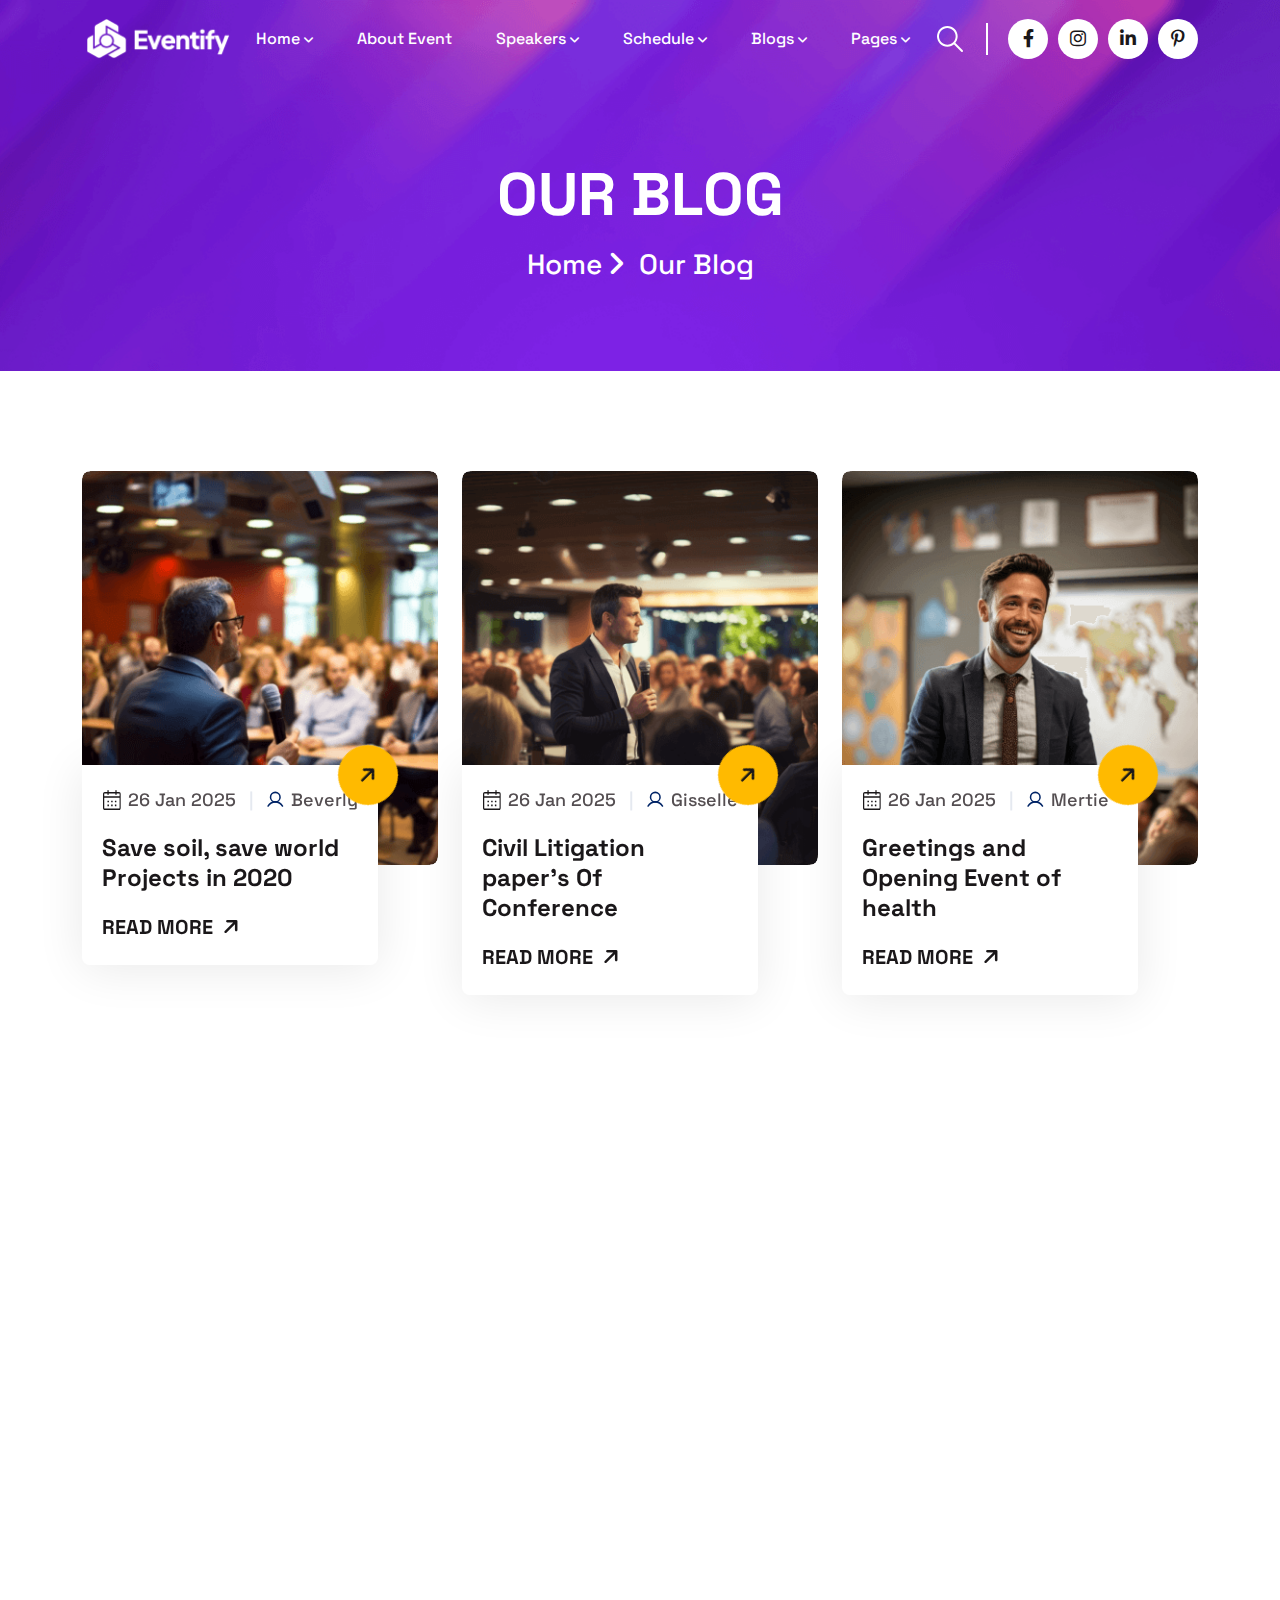
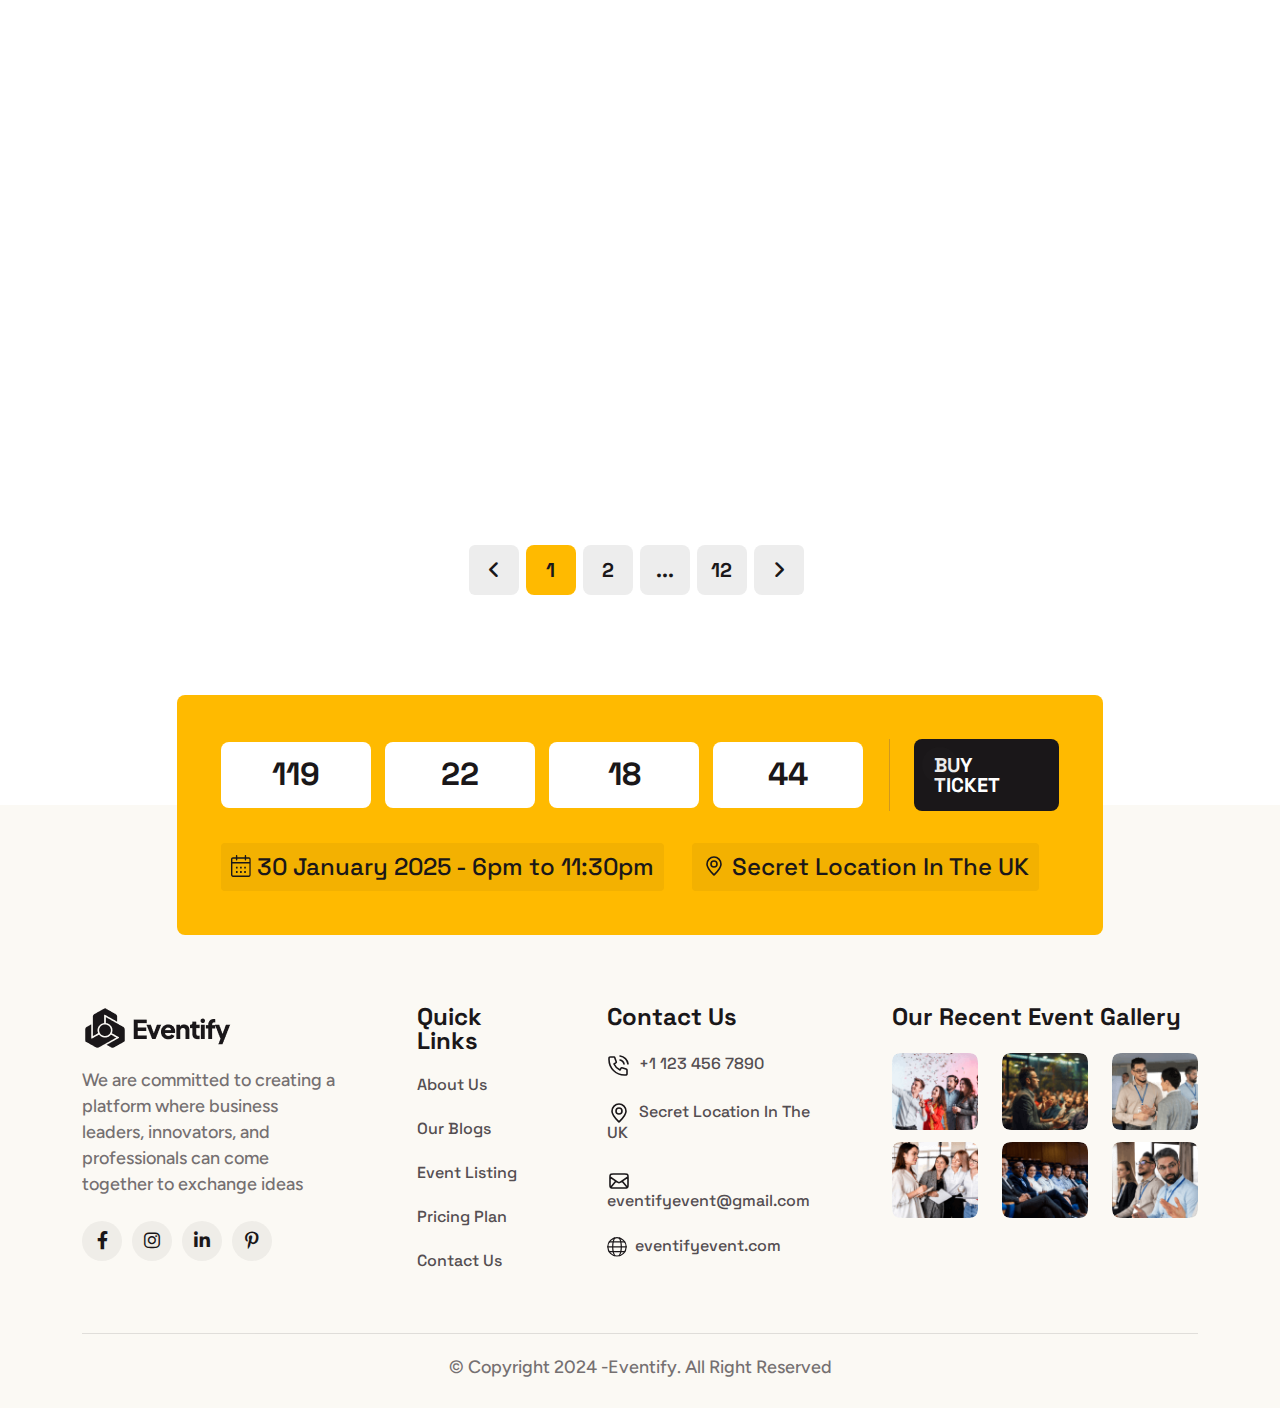
<file: blog.html>
<!DOCTYPE html>
<html lang="en">
	<head>
		<meta charset="UTF-8" />
		<meta name="viewport" content="width=device-width, initial-scale=1.0" />
		<title>Eventify- Event And Conference Theme</title>

		<!--=====FAB ICON=======-->
		<link rel="shortcut icon" href="assets/img/logo/fav-logo1.png" />

		<!--===== CSS LINK =======-->
		<link rel="stylesheet" href="assets/css/vendor/bootstrap.min.css" />
		<link rel="stylesheet" href="assets/css/vendor/aos.css" />
		<link rel="stylesheet" href="assets/css/vendor/fontawesome.css" />
		<link rel="stylesheet" href="assets/css/vendor/magnific-popup.css" />
		<link rel="stylesheet" href="assets/css/vendor/mobile.css" />
		<link rel="stylesheet" href="assets/css/vendor/owlcarousel.min.css" />
		<link rel="stylesheet" href="assets/css/vendor/sidebar.css" />
		<link rel="stylesheet" href="assets/css/vendor/slick-slider.css" />
		<link rel="stylesheet" href="assets/css/vendor/nice-select.css" />
		<link rel="stylesheet" href="assets/css/vendor/odometer.css" />
		<link rel="stylesheet" href="assets/css/main.css" />

		<!--=====  JS SCRIPT LINK =======-->
		<script src="assets/js/vendor/jquery-3.7.1.min.js"></script>
	</head>
	<body class="homepage1-body">
		<!-- Popup Section -->
		<div id="popup" class="popup-overlay d-none">
			<div class="popup-content">
				<span class="close-btn" id="close-popup">&times;</span>
				<div class="popup-icon">
					<img src="assets/img/logo/popup-logo.png" alt="" />
				</div>
				<div class="space32"></div>
				<div class="heading2">
					<h2>Grow your business with our agency</h2>
					<div class="space8"></div>
					<ul>
						<li><img src="assets/img/icons/check3.svg" alt="" />Elevate User Experience Expertise</li>
						<li><img src="assets/img/icons/check3.svg" alt="" /> Elevate Your UI/UX Skills Designer</li>
						<li><img src="assets/img/icons/check3.svg" alt="" />Join Leading UI/UX Event the Year</li>
					</ul>
				</div>
				<div class="space50"></div>
				<a class="vl-btn2" href="contact.html"
					><span class="demo">Buy Ticket Now</span><span class="arrow"><i class="fa-solid fa-arrow-right"></i></span>
				</a>
				<p class="no-thanks">No thanks</p>
			</div>
		</div>
		<!--===== PRELOADER STARTS =======-->
		<div class="preloader">
			<div class="loading-container">
				<div class="loading"></div>
				<div id="loading-icon"><img src="assets/img/logo/preloader.png" alt="" /></div>
			</div>
		</div>
		<!--===== PRELOADER ENDS =======-->

		<!--===== PAGE PROGRESS START=======-->
		<div class="paginacontainer">
			<div class="progress-wrap">
				<svg class="progress-circle svg-content" width="100%" height="100%" viewBox="-1 -1 102 102">
					<path d="M50,1 a49,49 0 0,1 0,98 a49,49 0 0,1 0,-98" />
				</svg>
			</div>
		</div>
		<!--===== PAGE PROGRESS END=======-->

		<!--=====HEADER START=======-->
		<header>
			<div class="header-area homepage1 header header-sticky d-none d-lg-block" id="header">
				<div class="container">
					<div class="row">
						<div class="col-lg-12">
							<div class="header-elements">
								<div class="site-logo">
									<a href="index.html"><img src="assets/img/logo/logo1.png" alt="" /></a>
								</div>
								<div class="main-menu">
									<ul>
										<li>
											<a href="#">Home <i class="fa-solid fa-angle-down"></i></a>
											<div class="tp-submenu">
												<div class="row">
													<div class="col-lg-12">
														<div class="all-images-menu">
															<div class="homemenu-thumb">
																<div class="img1">
																	<img src="assets/img/all-images/demo/demo-img1.png" alt="" />
																</div>
																<div class="homemenu-btn">
																	<a class="vl-btn1" href="index.html">View Demo </a>
																</div>
																<div class="homemenu-text">
																	<a href="index.html">Eventify-Homepage 01</a>
																</div>
															</div>

															<div class="homemenu-thumb">
																<div class="img1">
																	<img src="assets/img/all-images/demo/demo-img2.png" alt="" />
																</div>
																<div class="homemenu-btn">
																	<a class="vl-btn1" href="index2.html">View Demo </a>
																</div>
																<div class="homemenu-text">
																	<a href="index2.html">Eventify-Homepage 02</a>
																</div>
															</div>

															<div class="homemenu-thumb">
																<div class="img1">
																	<img src="assets/img/all-images/demo/demo-img3.png" alt="" />
																</div>
																<div class="homemenu-btn">
																	<a class="vl-btn1" href="index3.html">View Demo </a>
																</div>
																<div class="homemenu-text">
																	<a href="index3.html">Eventify-Homepage 03</a>
																</div>
															</div>

															<div class="homemenu-thumb">
																<div class="img1">
																	<img src="assets/img/all-images/demo/demo-img4.png" alt="" />
																</div>
																<div class="homemenu-btn">
																	<a class="vl-btn1" href="index4.html">View Demo </a>
																</div>
																<div class="homemenu-text">
																	<a href="index4.html">Eventify-Homepage 04</a>
																</div>
															</div>

															<div class="homemenu-thumb" style="margin: 0">
																<div class="img1">
																	<img src="assets/img/all-images/demo/demo-img5.png" alt="" />
																</div>
																<div class="homemenu-btn">
																	<a class="vl-btn1" href="index5.html">View Demo </a>
																</div>
																<div class="homemenu-text">
																	<a href="index5.html">Eventify-Homepage 05</a>
																</div>
															</div>
														</div>

														<div class="all-images-menu">
															<div class="homemenu-thumb">
																<div class="img1">
																	<img src="assets/img/all-images/demo/demo-img6.png" alt="" />
																</div>
																<div class="homemenu-btn">
																	<a class="vl-btn1" href="index6.html">View Demo </a>
																</div>
																<div class="homemenu-text">
																	<a href="index6.html">Eventify-Homepage 06</a>
																</div>
															</div>

															<div class="homemenu-thumb">
																<div class="img1">
																	<img src="assets/img/all-images/demo/demo-img7.png" alt="" />
																</div>
																<div class="homemenu-btn">
																	<a class="vl-btn1" href="index7.html">View Demo </a>
																</div>
																<div class="homemenu-text">
																	<a href="index7.html">Eventify-Homepage 07</a>
																</div>
															</div>

															<div class="homemenu-thumb">
																<div class="img1">
																	<img src="assets/img/all-images/demo/demo-img8.png" alt="" />
																</div>
																<div class="homemenu-btn">
																	<a class="vl-btn1" href="index8.html">View Demo </a>
																</div>
																<div class="homemenu-text">
																	<a href="index8.html">Eventify-Homepage 08</a>
																</div>
															</div>

															<div class="homemenu-thumb">
																<div class="img1">
																	<img src="assets/img/all-images/demo/demo-img9.png" alt="" />
																</div>
																<div class="homemenu-btn">
																	<a class="vl-btn1" href="index9.html">View Demo </a>
																</div>
																<div class="homemenu-text">
																	<a href="index9.html">Eventify-Homepage 09</a>
																</div>
															</div>

															<div class="homemenu-thumb" style="margin: 0">
																<div class="img1">
																	<img src="assets/img/all-images/demo/demo-img10.png" alt="" />
																</div>
																<div class="homemenu-btn">
																	<a class="vl-btn1" href="index10.html">View Demo </a>
																</div>
																<div class="homemenu-text">
																	<a href="index10.html">Eventify-Homepage 10</a>
																</div>
															</div>
														</div>
													</div>
												</div>
											</div>
										</li>
										<li><a href="about.html">About Event</a></li>
										<li>
											<a href="#">Speakers <i class="fa-solid fa-angle-down"></i></a>
											<ul class="dropdown-padding">
												<li><a href="speakers.html">Speakers</a></li>
												<li><a href="speakers-single.html">Speakers Details</a></li>
											</ul>
										</li>

										<li>
											<a href="#">Schedule <i class="fa-solid fa-angle-down"></i></a>
											<ul class="dropdown-padding">
												<li><a href="event.html">Our Event</a></li>
												<li><a href="event-schedule.html">Event Schedule</a></li>
												<li><a href="event-single.html">Event Details</a></li>
											</ul>
										</li>
										<li>
											<a href="#">Blogs <i class="fa-solid fa-angle-down"></i></a>
											<ul class="dropdown-padding">
												<li><a href="blog.html">Our Blog</a></li>
												<li><a href="blog-single.html">Blog Details</a></li>
											</ul>
										</li>
										<li>
											<a href="#">Pages <i class="fa-solid fa-angle-down"></i></a>
											<ul class="dropdown-padding">
												<li><a href="memories.html">Our Memories</a></li>
												<li><a href="pricing-plan.html">Pricing Plan</a></li>
												<li><a href="faq.html">FAQ,s</a></li>
												<li><a href="contact.html">Contact Us</a></li>
											</ul>
										</li>
									</ul>
								</div>
								<div class="btn-area">
									<div class="search-icon header__search header-search-btn">
										<a href="#"><img src="assets/img/icons/search1.svg" alt="" /></a>
									</div>
									<ul>
										<li>
											<a href="#"><i class="fa-brands fa-facebook-f"></i></a>
										</li>
										<li>
											<a href="#"><i class="fa-brands fa-instagram"></i></a>
										</li>
										<li>
											<a href="#"><i class="fa-brands fa-linkedin-in"></i></a>
										</li>
										<li>
											<a href="#" class="m-0"><i class="fa-brands fa-pinterest-p"></i></a>
										</li>
									</ul>
								</div>

								<div class="header-search-form-wrapper">
									<div class="tx-search-close tx-close"><i class="fa-solid fa-xmark"></i></div>
									<div class="header-search-container">
										<form role="search" class="search-form">
											<input type="search" class="search-field" placeholder="Search …" value="" name="s" />
											<button type="submit" class="search-submit"><img src="assets/img/icons/search1.svg" alt="" /></button>
										</form>
									</div>
								</div>
								<div class="body-overlay"></div>
							</div>
						</div>
					</div>
				</div>
			</div>
		</header>
		<!--=====HEADER END =======-->

		<!--===== MOBILE HEADER STARTS =======-->
		<div class="mobile-header mobile-haeder1 d-block d-lg-none">
			<div class="container-fluid">
				<div class="col-12">
					<div class="mobile-header-elements">
						<div class="mobile-logo">
							<a href="index.html"><img src="assets/img/logo/logo1.png" alt="" /></a>
						</div>
						<div class="mobile-nav-icon dots-menu">
							<i class="fa-solid fa-bars-staggered"></i>
						</div>
					</div>
				</div>
			</div>
		</div>

		<div class="mobile-sidebar mobile-sidebar1">
			<div class="logosicon-area">
				<div class="logos">
					<img src="assets/img/logo/logo2.png" alt="" />
				</div>
				<div class="menu-close">
					<i class="fa-solid fa-xmark"></i>
				</div>
			</div>
			<div class="mobile-nav mobile-nav1">
				<ul class="mobile-nav-list nav-list1">
					<li>
						<a href="#">Home </a>
						<ul class="sub-menu">
							<li><a href="index.html">Home One</a></li>
							<li><a href="index2.html">Home Two</a></li>
							<li><a href="index3.html">Home Three</a></li>
							<li><a href="index4.html">Home Four</a></li>
							<li><a href="index5.html">Home Five</a></li>
							<li><a href="index6.html">Home Six</a></li>
							<li><a href="index7.html">Home Seven</a></li>
							<li><a href="index8.html">Home Eight</a></li>
							<li><a href="index9.html">Home Nine</a></li>
							<li><a href="index10.html">Home Ten</a></li>
						</ul>
					</li>
					<li><a href="about.html">About Event</a></li>
					<li>
						<a href="features.html">Speakers</a>
						<ul class="sub-menu">
							<li><a href="speakers.html">Speakers</a></li>
							<li><a href="speakers-single.html">Speakers Details</a></li>
						</ul>
					</li>
					<li>
						<a href="features.html">Schedule</a>
						<ul class="sub-menu">
							<li><a href="event.html">Our Event</a></li>
							<li><a href="event-schedule.html">Event Schedule</a></li>
							<li><a href="event-single.html">Event Details</a></li>
						</ul>
					</li>
					<li>
						<a href="#">Blogs</a>
						<ul class="sub-menu">
							<li><a href="blog.html">Our Blog</a></li>
							<li><a href="blog-single.html">Blog Details</a></li>
						</ul>
					</li>
					<li>
						<a href="#">Pages</a>
						<ul class="sub-menu">
							<li><a href="memories.html">Our Memories</a></li>
							<li><a href="pricing-plan.html">Pricing Plan</a></li>
							<li><a href="faq.html">FAQ,s</a></li>
							<li><a href="contact.html">Contact Us</a></li>
						</ul>
					</li>
					<li><a href="contact.html">Contact Us</a></li>
				</ul>
				<div class="allmobilesection">
					<a href="contact.html" class="vl-btn1">Contact Now</a>
					<div class="single-footer">
						<h3>Contact Info</h3>
						<div class="footer1-contact-info">
							<div class="contact-info-single">
								<div class="contact-info-icon">
									<span><i class="fa-solid fa-phone-volume"></i></span>
								</div>
								<div class="contact-info-text">
									<a href="tel:+3(924)4596512">+3(924)4596512</a>
								</div>
							</div>
							<div class="contact-info-single">
								<div class="contact-info-icon">
									<span><i class="fa-solid fa-envelope"></i></span>
								</div>
								<div class="contact-info-text">
									<a href="mailto:info@example.com">info@example.com</a>
								</div>
							</div>
							<div class="single-footer">
								<h3>Our Location</h3>
								<div class="contact-info-single">
									<div class="contact-info-icon">
										<span><i class="fa-solid fa-location-dot"></i></span>
									</div>
									<div class="contact-info-text">
										<a href="mailto:info@example.com"
											>55 East Birchwood Ave.Brooklyn, <br />
											New York 11201,United States</a
										>
									</div>
								</div>
							</div>
							<div class="single-footer">
								<h3>Social Links</h3>
								<div class="social-links-mobile-menu">
									<ul>
										<li>
											<a href="#"><i class="fa-brands fa-facebook-f"></i></a>
										</li>
										<li>
											<a href="#"><i class="fa-brands fa-instagram"></i></a>
										</li>
										<li>
											<a href="#"><i class="fa-brands fa-linkedin-in"></i></a>
										</li>
										<li>
											<a href="#"><i class="fa-brands fa-youtube"></i></a>
										</li>
									</ul>
								</div>
							</div>
						</div>
					</div>
				</div>
			</div>
		</div>
		<!--===== MOBILE HEADER STARTS =======-->

		<!--===== HERO AREA STARTS =======-->
		<div class="inner-page-header" style="background-image: url(assets/img/bg/header-bg13.png)">
			<div class="container">
				<div class="row">
					<div class="col-lg-6 m-auto">
						<div class="heading1 text-center">
							<h1>Our Blog</h1>
							<div class="space20"></div>
							<a href="index.html">Home <i class="fa-solid fa-angle-right"></i> <span>Our Blog</span></a>
						</div>
					</div>
				</div>
			</div>
		</div>
		<!--===== HERO AREA ENDS =======-->

		<!--===== BLOG AREA STARTS =======-->
		<div class="bloginner-section-area sp1">
			<div class="container">
				<div class="row">
					<div class="col-lg-4 col-md-6" data-aos="zoom-in" data-aos-duration="800">
						<div class="blog4-boxarea">
							<div class="img1">
								<img src="assets/img/all-images/blog/blog-img4.png" alt="" />
							</div>
							<div class="content-area">
								<ul>
									<li>
										<a href="#"><img src="assets/img/icons/calender1.svg" alt="" />26 Jan 2025 <span> | </span></a>
									</li>
									<li>
										<a href="#"><img src="assets/img/icons/user1.svg" alt="" />Beverly</a>
									</li>
								</ul>
								<div class="space20"></div>
								<a href="blog-single.html">Save soil, save world Projects in 2020</a>
								<div class="space24"></div>
								<a href="blog-single.html" class="readmore">read more <i class="fa-solid fa-arrow-right"></i></a>
								<div class="arrow">
									<a href="blog-single.html"><i class="fa-solid fa-arrow-right"></i></a>
								</div>
							</div>
						</div>
					</div>

					<div class="col-lg-4 col-md-6" data-aos="zoom-in" data-aos-duration="1000">
						<div class="blog4-boxarea">
							<div class="img1">
								<img src="assets/img/all-images/blog/blog-img5.png" alt="" />
							</div>
							<div class="content-area">
								<ul>
									<li>
										<a href="#"><img src="assets/img/icons/calender1.svg" alt="" />26 Jan 2025 <span> | </span></a>
									</li>
									<li>
										<a href="#"><img src="assets/img/icons/user1.svg" alt="" />Gisselle</a>
									</li>
								</ul>
								<div class="space20"></div>
								<a href="blog-single.html">Civil Litigation paper’s Of Conference</a>
								<div class="space24"></div>
								<a href="blog-single.html" class="readmore">read more <i class="fa-solid fa-arrow-right"></i></a>
								<div class="arrow">
									<a href="blog-single.html"><i class="fa-solid fa-arrow-right"></i></a>
								</div>
							</div>
						</div>
					</div>

					<div class="col-lg-4 col-md-6" data-aos="zoom-in" data-aos-duration="1200">
						<div class="blog4-boxarea">
							<div class="img1">
								<img src="assets/img/all-images/blog/blog-img6.png" alt="" />
							</div>
							<div class="content-area">
								<ul>
									<li>
										<a href="#"><img src="assets/img/icons/calender1.svg" alt="" />26 Jan 2025 <span> | </span></a>
									</li>
									<li>
										<a href="#"><img src="assets/img/icons/user1.svg" alt="" />Mertie</a>
									</li>
								</ul>
								<div class="space20"></div>
								<a href="blog-single.html">Greetings and Opening Event of health</a>
								<div class="space24"></div>
								<a href="blog-single.html" class="readmore">read more <i class="fa-solid fa-arrow-right"></i></a>
								<div class="arrow">
									<a href="blog-single.html"><i class="fa-solid fa-arrow-right"></i></a>
								</div>
							</div>
						</div>
					</div>

					<div class="col-lg-4 col-md-6" data-aos="zoom-in" data-aos-duration="800">
						<div class="blog4-boxarea">
							<div class="img1">
								<img src="assets/img/all-images/memory/memory-img7.png" alt="" />
							</div>
							<div class="content-area">
								<ul>
									<li>
										<a href="#"><img src="assets/img/icons/calender1.svg" alt="" />26 Jan 2025 <span> | </span></a>
									</li>
									<li>
										<a href="#"><img src="assets/img/icons/user1.svg" alt="" />Beverly</a>
									</li>
								</ul>
								<div class="space20"></div>
								<a href="blog-single.html">Eventify 2024: Unlock the Future of Business</a>
								<div class="space24"></div>
								<a href="blog-single.html" class="readmore">read more <i class="fa-solid fa-arrow-right"></i></a>
								<div class="arrow">
									<a href="blog-single.html"><i class="fa-solid fa-arrow-right"></i></a>
								</div>
							</div>
						</div>
					</div>

					<div class="col-lg-4 col-md-6" data-aos="zoom-in" data-aos-duration="1000">
						<div class="blog4-boxarea">
							<div class="img1">
								<img src="assets/img/all-images/memory/memory-img8.png" alt="" />
							</div>
							<div class="content-area">
								<ul>
									<li>
										<a href="#"><img src="assets/img/icons/calender1.svg" alt="" />26 Jan 2025 <span> | </span></a>
									</li>
									<li>
										<a href="#"><img src="assets/img/icons/user1.svg" alt="" />Gisselle</a>
									</li>
								</ul>
								<div class="space20"></div>
								<a href="blog-single.html">Where Vision Meetup Connect: Eventify 2024</a>
								<div class="space24"></div>
								<a href="blog-single.html" class="readmore">read more <i class="fa-solid fa-arrow-right"></i></a>
								<div class="arrow">
									<a href="blog-single.html"><i class="fa-solid fa-arrow-right"></i></a>
								</div>
							</div>
						</div>
					</div>

					<div class="col-lg-4 col-md-6" data-aos="zoom-in" data-aos-duration="1200">
						<div class="blog4-boxarea">
							<div class="img1">
								<img src="assets/img/all-images/memory/memory-img9.png" alt="" />
							</div>
							<div class="content-area">
								<ul>
									<li>
										<a href="#"><img src="assets/img/icons/calender1.svg" alt="" />26 Jan 2025 <span> | </span></a>
									</li>
									<li>
										<a href="#"><img src="assets/img/icons/user1.svg" alt="" />Mertie</a>
									</li>
								</ul>
								<div class="space20"></div>
								<a href="blog-single.html">Fuel Your Business Growth at Eventify</a>
								<div class="space24"></div>
								<a href="blog-single.html" class="readmore">read more <i class="fa-solid fa-arrow-right"></i></a>
								<div class="arrow">
									<a href="blog-single.html"><i class="fa-solid fa-arrow-right"></i></a>
								</div>
							</div>
						</div>
					</div>

					<div class="col-lg-4 col-md-6" data-aos="zoom-in" data-aos-duration="800">
						<div class="blog4-boxarea">
							<div class="img1">
								<img src="assets/img/all-images/memory/memory-img4.png" alt="" />
							</div>
							<div class="content-area">
								<ul>
									<li>
										<a href="#"><img src="assets/img/icons/calender1.svg" alt="" />26 Jan 2025 <span> | </span></a>
									</li>
									<li>
										<a href="#"><img src="assets/img/icons/user1.svg" alt="" />Beverly</a>
									</li>
								</ul>
								<div class="space20"></div>
								<a href="blog-single.html">Ignite Your Business Potential at Eventify</a>
								<div class="space24"></div>
								<a href="blog-single.html" class="readmore">read more <i class="fa-solid fa-arrow-right"></i></a>
								<div class="arrow">
									<a href="blog-single.html"><i class="fa-solid fa-arrow-right"></i></a>
								</div>
							</div>
						</div>
					</div>

					<div class="col-lg-4 col-md-6" data-aos="zoom-in" data-aos-duration="1000">
						<div class="blog4-boxarea">
							<div class="img1">
								<img src="assets/img/all-images/memory/memory-img11.png" alt="" />
							</div>
							<div class="content-area">
								<ul>
									<li>
										<a href="#"><img src="assets/img/icons/calender1.svg" alt="" />26 Jan 2025 <span> | </span></a>
									</li>
									<li>
										<a href="#"><img src="assets/img/icons/user1.svg" alt="" />Gisselle</a>
									</li>
								</ul>
								<div class="space20"></div>
								<a href="blog-single.html">Step Into the Future of Business with Eventify</a>
								<div class="space24"></div>
								<a href="blog-single.html" class="readmore">read more <i class="fa-solid fa-arrow-right"></i></a>
								<div class="arrow">
									<a href="blog-single.html"><i class="fa-solid fa-arrow-right"></i></a>
								</div>
							</div>
						</div>
					</div>

					<div class="col-lg-4 col-md-6" data-aos="zoom-in" data-aos-duration="1200">
						<div class="blog4-boxarea">
							<div class="img1">
								<img src="assets/img/all-images/memory/memory-img6.png" alt="" />
							</div>
							<div class="content-area">
								<ul>
									<li>
										<a href="#"><img src="assets/img/icons/calender1.svg" alt="" />26 Jan 2025 <span> | </span></a>
									</li>
									<li>
										<a href="#"><img src="assets/img/icons/user1.svg" alt="" />Mertie</a>
									</li>
								</ul>
								<div class="space20"></div>
								<a href="blog-single.html">Empowering Business Growth at Eventify</a>
								<div class="space24"></div>
								<a href="blog-single.html" class="readmore">read more <i class="fa-solid fa-arrow-right"></i></a>
								<div class="arrow">
									<a href="blog-single.html"><i class="fa-solid fa-arrow-right"></i></a>
								</div>
							</div>
						</div>
					</div>

					<div class="space30"></div>
					<div class="pagination-area">
						<nav aria-label="Page navigation example">
							<ul class="pagination">
								<li class="page-item">
									<a class="page-link" href="#" aria-label="Previous">
										<i class="fa-solid fa-angle-left"></i>
									</a>
								</li>
								<li class="page-item"><a class="page-link active" href="#">1</a></li>
								<li class="page-item"><a class="page-link" href="#">2</a></li>
								<li class="page-item"><a class="page-link" href="#">...</a></li>
								<li class="page-item"><a class="page-link" href="#">12</a></li>
								<li class="page-item">
									<a class="page-link" href="#" aria-label="Next">
										<i class="fa-solid fa-angle-right"></i>
									</a>
								</li>
							</ul>
						</nav>
					</div>
				</div>
			</div>
		</div>
		<!--===== BLOG AREA ENDS =======-->

		<!--===== CTA AREA STARTS =======-->
		<div class="cta1-section-area d-lg-block d-block">
			<div class="container">
				<div class="row">
					<div class="col-lg-10 m-auto">
						<div class="cta1-main-boxarea">
							<div class="timer-btn-area">
								<div class="timer">
									<div class="time-box">
										<span id="days1" class="time-value">119</span>
										<br />
									</div>
									<div class="space14"></div>
									<div class="time-box">
										<span id="hours1" class="time-value">22</span>
										<br />
									</div>
									<div class="space14"></div>
									<div class="time-box">
										<span id="minutes1" class="time-value">18</span>
										<br />
									</div>
									<div class="space14"></div>
									<div class="time-box" style="margin: 0 26px 0 0">
										<span id="seconds1" class="time-value">44</span>
										<br />
									</div>
								</div>
								<div class="btn-area1">
									<a href="pricing-plan.html" class="vl-btn1">Buy Ticket</a>
								</div>
							</div>
							<ul>
								<li>
									<a href="#"><img src="assets/img/icons/calender1.svg" alt="" />30 January 2025 - 6pm to 11:30pm</a>
								</li>
								<li class="m-0">
									<a href="#"><img src="assets/img/icons/location1.svg" alt="" />Secret Location In The UK</a>
								</li>
							</ul>
						</div>
					</div>
				</div>
			</div>
		</div>
		<!--===== CTA AREA ENDS =======-->

		<!--===== CTA AREA STARTS =======-->
		<div class="cta1-section-area d-lg-none d-block">
			<div class="container">
				<div class="row">
					<div class="col-lg-10 m-auto">
						<div class="cta1-main-boxarea">
							<div class="timer-btn-area">
								<div class="timer">
									<div class="time-box">
										<span id="days" class="time-value">119</span>
										<br />
									</div>
									<div class="space14"></div>
									<div class="time-box">
										<span id="hours" class="time-value">22</span>
										<br />
									</div>
									<div class="space14"></div>
									<div class="time-box">
										<span id="minutes" class="time-value">18</span>
										<br />
									</div>
									<div class="space14"></div>
									<div class="time-box" style="margin: 0 26px 0 0">
										<span id="seconds" class="time-value">44</span>
										<br />
									</div>
								</div>
								<div class="btn-area1">
									<a href="pricing-plan.html" class="vl-btn1">Buy Ticket</a>
								</div>
							</div>
							<ul>
								<li>
									<a href="#"><img src="assets/img/icons/calender1.svg" alt="" />30 January 2025 - 6pm to 11:30pm</a>
								</li>
								<li class="m-0">
									<a href="#"><img src="assets/img/icons/location1.svg" alt="" />Secret Location In The UK</a>
								</li>
							</ul>
						</div>
					</div>
				</div>
			</div>
		</div>
		<!--===== CTA AREA ENDS =======-->

		<!--===== FOOTER AREA STARTS =======-->
		<div class="footer1-sertion-area">
			<div class="container">
				<div class="row">
					<div class="col-lg-3 col-md-6">
						<div class="footer-logo-area">
							<img src="assets/img/logo/logo2.png" alt="" />
							<div class="space16"></div>
							<p>We are committed to creating a platform where business leaders, innovators, and professionals can come together to exchange ideas</p>
							<div class="space24"></div>
							<ul>
								<li>
									<a href="#"><i class="fa-brands fa-facebook-f"></i></a>
								</li>
								<li>
									<a href="#"><i class="fa-brands fa-instagram"></i></a>
								</li>
								<li>
									<a href="#"><i class="fa-brands fa-linkedin-in"></i></a>
								</li>
								<li>
									<a href="#" class="m-0"><i class="fa-brands fa-pinterest-p"></i></a>
								</li>
							</ul>
						</div>
					</div>
					<div class="col-lg-2 col-md-6">
						<div class="link-content">
							<h3>Quick Links</h3>
							<ul>
								<li><a href="about.html">About Us</a></li>
								<li><a href="blog.html">Our Blogs</a></li>
								<li><a href="event.html">Event Listing</a></li>
								<li><a href="pricing-plan.html">Pricing Plan</a></li>
								<li><a href="contact.html">Contact Us</a></li>
							</ul>
						</div>
					</div>

					<div class="col-lg-3 col-md-6">
						<div class="link-content2">
							<h3>Contact Us</h3>
							<ul>
								<li>
									<a href="tel:+11234567890"><img src="assets/img/icons/phn1.svg" alt="" />+1 123 456 7890</a>
								</li>
								<li>
									<a href="#"><img src="assets/img/icons/location1.svg" alt="" />Secret Location In The UK</a>
								</li>
								<li>
									<a href="mailto:eventifyevent@gmail.com"><img src="assets/img/icons/mail1.svg" alt="" />eventifyevent@gmail.com</a>
								</li>
								<li>
									<a href="#"> <img src="assets/img/icons/world1.svg" alt="" />eventifyevent.com</a>
								</li>
							</ul>
						</div>
					</div>
					<div class="col-lg-4 col-md-6">
						<div class="footer-social-box">
							<h3>Our Recent Event Gallery</h3>
							<div class="space12"></div>
							<div class="row">
								<div class="col-lg-4 col-md-4 col-4">
									<div class="img1">
										<img src="assets/img/all-images/footer/footer-img1.png" alt="" />
										<div class="icons">
											<a href="#"><i class="fa-brands fa-instagram"></i></a>
										</div>
									</div>
								</div>
								<div class="col-lg-4 col-md-4 col-4">
									<div class="img1">
										<img src="assets/img/all-images/footer/footer-img2.png" alt="" />
										<div class="icons">
											<a href="#"><i class="fa-brands fa-instagram"></i></a>
										</div>
									</div>
								</div>
								<div class="col-lg-4 col-md-4 col-4">
									<div class="img1">
										<img src="assets/img/all-images/footer/footer-img3.png" alt="" />
										<div class="icons">
											<a href="#"><i class="fa-brands fa-instagram"></i></a>
										</div>
									</div>
								</div>
								<div class="col-lg-4 col-md-4 col-4">
									<div class="img1">
										<img src="assets/img/all-images/footer/footer-img4.png" alt="" />
										<div class="icons">
											<a href="#"><i class="fa-brands fa-instagram"></i></a>
										</div>
									</div>
								</div>
								<div class="col-lg-4 col-md-4 col-4">
									<div class="img1">
										<img src="assets/img/all-images/footer/footer-img5.png" alt="" />
										<div class="icons">
											<a href="#"><i class="fa-brands fa-instagram"></i></a>
										</div>
									</div>
								</div>
								<div class="col-lg-4 col-md-4 col-4">
									<div class="img1">
										<img src="assets/img/all-images/footer/footer-img6.png" alt="" />
										<div class="icons">
											<a href="#"><i class="fa-brands fa-instagram"></i></a>
										</div>
									</div>
								</div>
							</div>
						</div>
					</div>
				</div>
				<div class="space60"></div>
				<div class="row">
					<div class="col-lg-12">
						<div class="copyright">
							<p>&copy; Copyright 2024 -Eventify. All Right Reserved</p>
						</div>
					</div>
				</div>
			</div>
		</div>
		<!--===== FOOTER AREA ENDS =======-->

		<!--===== JS SCRIPT LINK =======-->
		<script src="assets/js/vendor/bootstrap.min.js"></script>
		<script src="assets/js/vendor/fontawesome.js"></script>
		<script src="assets/js/vendor/aos.js"></script>
		<script src="assets/js/vendor/jquery.appear.js"></script>
		<script src="assets/js/vendor/jquery.odometer.min.js"></script>
		<script src="assets/js/vendor/sidebar.js"></script>
		<script src="assets/js/vendor/magnific-popup.js"></script>
		<script src="assets/js/vendor/gsap.min.js"></script>
		<script src="assets/js/vendor/ScrollTrigger.min.js"></script>
		<script src="assets/js/vendor/Splitetext.js"></script>
		<script src="assets/js/vendor/mobilemenu.js"></script>
		<script src="assets/js/vendor/owlcarousel.min.js"></script>
		<script src="assets/js/vendor/nice-select.js"></script>
		<script src="assets/js/vendor/waypoints.js"></script>
		<script src="assets/js/vendor/slick-slider.js"></script>
		<script src="assets/js/vendor/circle-progress.js"></script>
		<script src="assets/js/main.js"></script>
	</body>
</html>
</file>
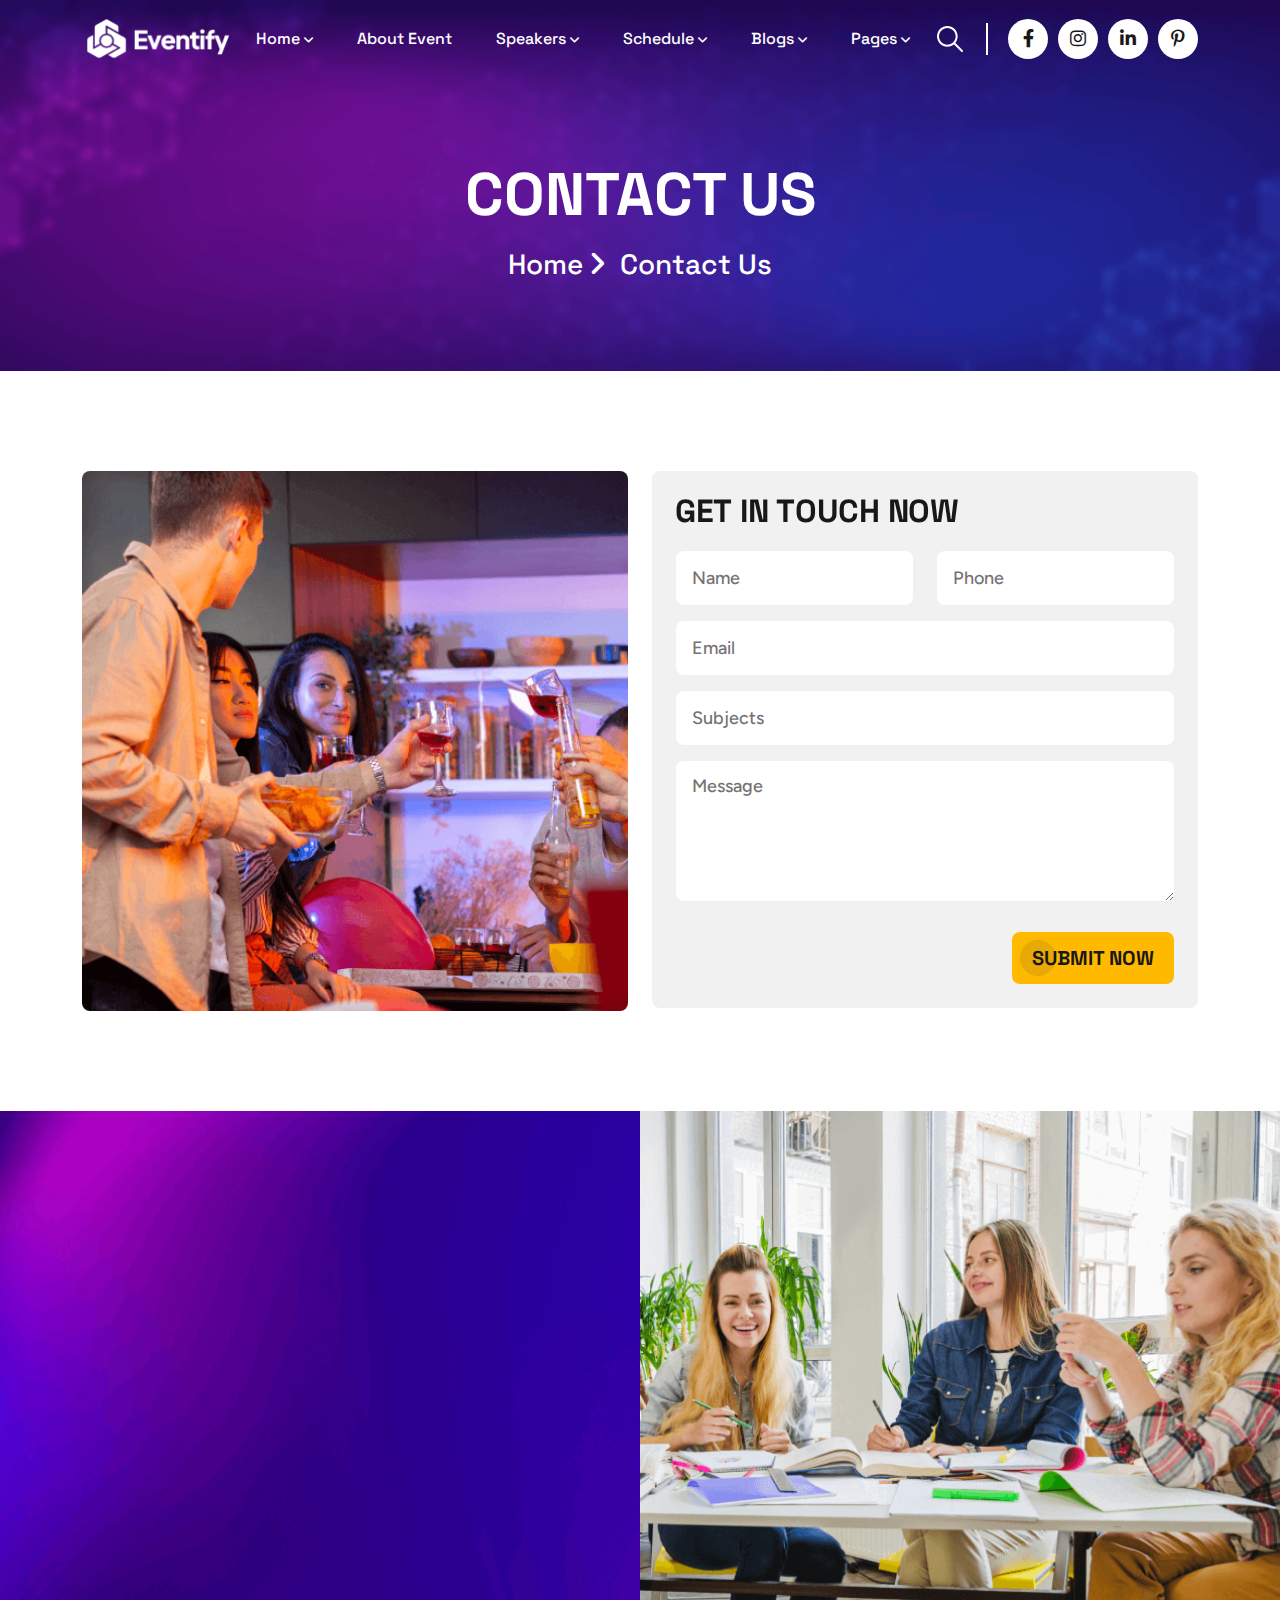
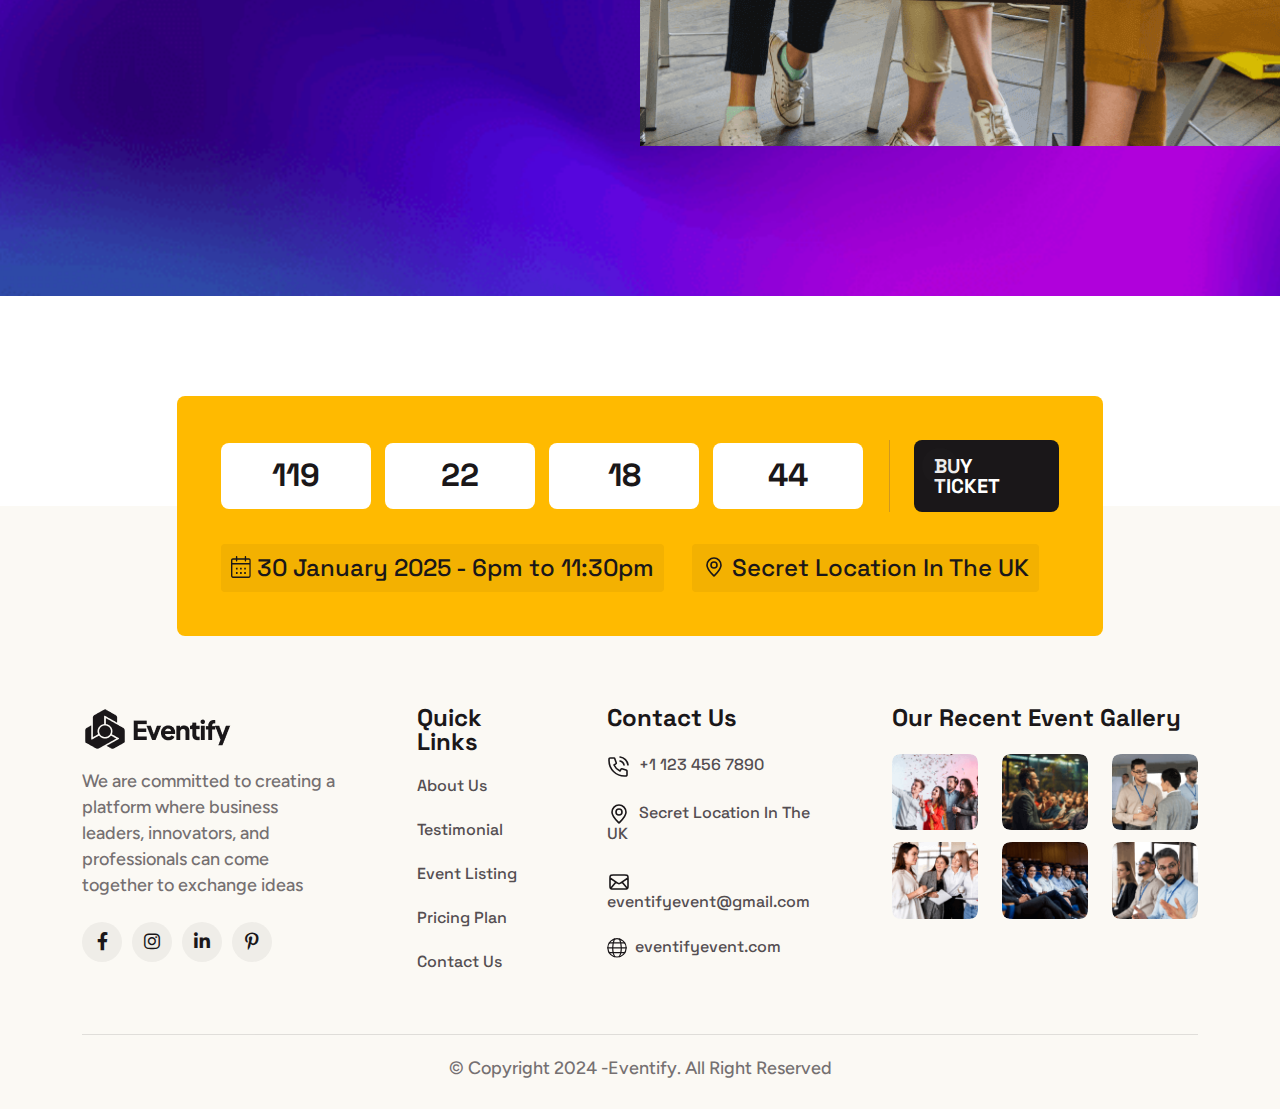
<file: contact.html>
<!DOCTYPE html>
<html lang="en">
	<head>
		<meta charset="UTF-8" />
		<meta name="viewport" content="width=device-width, initial-scale=1.0" />
		<title>Eventify- Event And Conference Theme</title>

		<!--=====FAB ICON=======-->
		<link rel="shortcut icon" href="assets/img/logo/fav-logo1.png" />

		<!--===== CSS LINK =======-->
		<link rel="stylesheet" href="assets/css/vendor/bootstrap.min.css" />
		<link rel="stylesheet" href="assets/css/vendor/aos.css" />
		<link rel="stylesheet" href="assets/css/vendor/fontawesome.css" />
		<link rel="stylesheet" href="assets/css/vendor/magnific-popup.css" />
		<link rel="stylesheet" href="assets/css/vendor/mobile.css" />
		<link rel="stylesheet" href="assets/css/vendor/owlcarousel.min.css" />
		<link rel="stylesheet" href="assets/css/vendor/sidebar.css" />
		<link rel="stylesheet" href="assets/css/vendor/slick-slider.css" />
		<link rel="stylesheet" href="assets/css/vendor/nice-select.css" />
		<link rel="stylesheet" href="assets/css/vendor/odometer.css" />
		<link rel="stylesheet" href="assets/css/main.css" />

		<!--=====  JS SCRIPT LINK =======-->
		<script src="assets/js/vendor/jquery-3.7.1.min.js"></script>
	</head>
	<body class="homepage1-body">
		<!-- Popup Section -->
		<div id="popup" class="popup-overlay d-none">
			<div class="popup-content">
				<span class="close-btn" id="close-popup">&times;</span>
				<div class="popup-icon">
					<img src="assets/img/logo/popup-logo.png" alt="" />
				</div>
				<div class="space32"></div>
				<div class="heading2">
					<h2>Grow your business with our agency</h2>
					<div class="space8"></div>
					<ul>
						<li><img src="assets/img/icons/check3.svg" alt="" />Elevate User Experience Expertise</li>
						<li><img src="assets/img/icons/check3.svg" alt="" /> Elevate Your UI/UX Skills Designer</li>
						<li><img src="assets/img/icons/check3.svg" alt="" />Join Leading UI/UX Event the Year</li>
					</ul>
				</div>
				<div class="space50"></div>
				<a class="vl-btn2" href="contact.html"
					><span class="demo">Buy Ticket Now</span><span class="arrow"><i class="fa-solid fa-arrow-right"></i></span>
				</a>
				<p class="no-thanks">No thanks</p>
			</div>
		</div>
		<!--===== PRELOADER STARTS =======-->
		<div class="preloader">
			<div class="loading-container">
				<div class="loading"></div>
				<div id="loading-icon"><img src="assets/img/logo/preloader.png" alt="" /></div>
			</div>
		</div>
		<!--===== PRELOADER ENDS =======-->

		<!--===== PAGE PROGRESS START=======-->
		<div class="paginacontainer">
			<div class="progress-wrap">
				<svg class="progress-circle svg-content" width="100%" height="100%" viewBox="-1 -1 102 102">
					<path d="M50,1 a49,49 0 0,1 0,98 a49,49 0 0,1 0,-98" />
				</svg>
			</div>
		</div>
		<!--===== PAGE PROGRESS END=======-->

		<!--=====HEADER START=======-->
		<header>
			<div class="header-area homepage1 header header-sticky d-none d-lg-block" id="header">
				<div class="container">
					<div class="row">
						<div class="col-lg-12">
							<div class="header-elements">
								<div class="site-logo">
									<a href="index.html"><img src="assets/img/logo/logo1.png" alt="" /></a>
								</div>
								<div class="main-menu">
									<ul>
										<li>
											<a href="#">Home <i class="fa-solid fa-angle-down"></i></a>
											<div class="tp-submenu">
												<div class="row">
													<div class="col-lg-12">
														<div class="all-images-menu">
															<div class="homemenu-thumb">
																<div class="img1">
																	<img src="assets/img/all-images/demo/demo-img1.png" alt="" />
																</div>
																<div class="homemenu-btn">
																	<a class="vl-btn1" href="index.html">View Demo </a>
																</div>
																<div class="homemenu-text">
																	<a href="index.html">Eventify-Homepage 01</a>
																</div>
															</div>

															<div class="homemenu-thumb">
																<div class="img1">
																	<img src="assets/img/all-images/demo/demo-img2.png" alt="" />
																</div>
																<div class="homemenu-btn">
																	<a class="vl-btn1" href="index2.html">View Demo </a>
																</div>
																<div class="homemenu-text">
																	<a href="index2.html">Eventify-Homepage 02</a>
																</div>
															</div>

															<div class="homemenu-thumb">
																<div class="img1">
																	<img src="assets/img/all-images/demo/demo-img3.png" alt="" />
																</div>
																<div class="homemenu-btn">
																	<a class="vl-btn1" href="index3.html">View Demo </a>
																</div>
																<div class="homemenu-text">
																	<a href="index3.html">Eventify-Homepage 03</a>
																</div>
															</div>

															<div class="homemenu-thumb">
																<div class="img1">
																	<img src="assets/img/all-images/demo/demo-img4.png" alt="" />
																</div>
																<div class="homemenu-btn">
																	<a class="vl-btn1" href="index4.html">View Demo </a>
																</div>
																<div class="homemenu-text">
																	<a href="index4.html">Eventify-Homepage 04</a>
																</div>
															</div>

															<div class="homemenu-thumb" style="margin: 0">
																<div class="img1">
																	<img src="assets/img/all-images/demo/demo-img5.png" alt="" />
																</div>
																<div class="homemenu-btn">
																	<a class="vl-btn1" href="index5.html">View Demo </a>
																</div>
																<div class="homemenu-text">
																	<a href="index5.html">Eventify-Homepage 05</a>
																</div>
															</div>
														</div>

														<div class="all-images-menu">
															<div class="homemenu-thumb">
																<div class="img1">
																	<img src="assets/img/all-images/demo/demo-img6.png" alt="" />
																</div>
																<div class="homemenu-btn">
																	<a class="vl-btn1" href="index6.html">View Demo </a>
																</div>
																<div class="homemenu-text">
																	<a href="index6.html">Eventify-Homepage 06</a>
																</div>
															</div>

															<div class="homemenu-thumb">
																<div class="img1">
																	<img src="assets/img/all-images/demo/demo-img7.png" alt="" />
																</div>
																<div class="homemenu-btn">
																	<a class="vl-btn1" href="index7.html">View Demo </a>
																</div>
																<div class="homemenu-text">
																	<a href="index7.html">Eventify-Homepage 07</a>
																</div>
															</div>

															<div class="homemenu-thumb">
																<div class="img1">
																	<img src="assets/img/all-images/demo/demo-img8.png" alt="" />
																</div>
																<div class="homemenu-btn">
																	<a class="vl-btn1" href="index8.html">View Demo </a>
																</div>
																<div class="homemenu-text">
																	<a href="index8.html">Eventify-Homepage 08</a>
																</div>
															</div>

															<div class="homemenu-thumb">
																<div class="img1">
																	<img src="assets/img/all-images/demo/demo-img9.png" alt="" />
																</div>
																<div class="homemenu-btn">
																	<a class="vl-btn1" href="index9.html">View Demo </a>
																</div>
																<div class="homemenu-text">
																	<a href="index9.html">Eventify-Homepage 09</a>
																</div>
															</div>

															<div class="homemenu-thumb" style="margin: 0">
																<div class="img1">
																	<img src="assets/img/all-images/demo/demo-img10.png" alt="" />
																</div>
																<div class="homemenu-btn">
																	<a class="vl-btn1" href="index10.html">View Demo </a>
																</div>
																<div class="homemenu-text">
																	<a href="index10.html">Eventify-Homepage 10</a>
																</div>
															</div>
														</div>
													</div>
												</div>
											</div>
										</li>
										<li><a href="about.html">About Event</a></li>
										<li>
											<a href="#">Speakers <i class="fa-solid fa-angle-down"></i></a>
											<ul class="dropdown-padding">
												<li><a href="speakers.html">Speakers</a></li>
												<li><a href="speakers-single.html">Speakers Details</a></li>
											</ul>
										</li>

										<li>
											<a href="#">Schedule <i class="fa-solid fa-angle-down"></i></a>
											<ul class="dropdown-padding">
												<li><a href="event.html">Our Event</a></li>
												<li><a href="event-schedule.html">Event Schedule</a></li>
												<li><a href="event-single.html">Event Details</a></li>
											</ul>
										</li>
										<li>
											<a href="#">Blogs <i class="fa-solid fa-angle-down"></i></a>
											<ul class="dropdown-padding">
												<li><a href="blog.html">Our Blog</a></li>
												<li><a href="blog-single.html">Blog Details</a></li>
											</ul>
										</li>
										<li>
											<a href="#">Pages <i class="fa-solid fa-angle-down"></i></a>
											<ul class="dropdown-padding">
												<li><a href="memories.html">Our Memories</a></li>
												<li><a href="pricing-plan.html">Pricing Plan</a></li>
												<li><a href="faq.html">FAQ,s</a></li>
												<li><a href="contact.html">Contact Us</a></li>
											</ul>
										</li>
									</ul>
								</div>
								<div class="btn-area">
									<div class="search-icon header__search header-search-btn">
										<a href="#"><img src="assets/img/icons/search1.svg" alt="" /></a>
									</div>
									<ul>
										<li>
											<a href="#"><i class="fa-brands fa-facebook-f"></i></a>
										</li>
										<li>
											<a href="#"><i class="fa-brands fa-instagram"></i></a>
										</li>
										<li>
											<a href="#"><i class="fa-brands fa-linkedin-in"></i></a>
										</li>
										<li>
											<a href="#" class="m-0"><i class="fa-brands fa-pinterest-p"></i></a>
										</li>
									</ul>
								</div>

								<div class="header-search-form-wrapper">
									<div class="tx-search-close tx-close"><i class="fa-solid fa-xmark"></i></div>
									<div class="header-search-container">
										<form role="search" class="search-form">
											<input type="search" class="search-field" placeholder="Search …" value="" name="s" />
											<button type="submit" class="search-submit"><img src="assets/img/icons/search1.svg" alt="" /></button>
										</form>
									</div>
								</div>
								<div class="body-overlay"></div>
							</div>
						</div>
					</div>
				</div>
			</div>
		</header>
		<!--=====HEADER END =======-->

		<!--===== MOBILE HEADER STARTS =======-->
		<div class="mobile-header mobile-haeder1 d-block d-lg-none">
			<div class="container-fluid">
				<div class="col-12">
					<div class="mobile-header-elements">
						<div class="mobile-logo">
							<a href="index.html"><img src="assets/img/logo/logo1.png" alt="" /></a>
						</div>
						<div class="mobile-nav-icon dots-menu">
							<i class="fa-solid fa-bars-staggered"></i>
						</div>
					</div>
				</div>
			</div>
		</div>

		<div class="mobile-sidebar mobile-sidebar1">
			<div class="logosicon-area">
				<div class="logos">
					<img src="assets/img/logo/logo2.png" alt="" />
				</div>
				<div class="menu-close">
					<i class="fa-solid fa-xmark"></i>
				</div>
			</div>
			<div class="mobile-nav mobile-nav1">
				<ul class="mobile-nav-list nav-list1">
					<li>
						<a href="#">Home </a>
						<ul class="sub-menu">
							<li><a href="index.html">Home One</a></li>
							<li><a href="index2.html">Home Two</a></li>
							<li><a href="index3.html">Home Three</a></li>
							<li><a href="index4.html">Home Four</a></li>
							<li><a href="index5.html">Home Five</a></li>
							<li><a href="index6.html">Home Six</a></li>
							<li><a href="index7.html">Home Seven</a></li>
							<li><a href="index8.html">Home Eight</a></li>
							<li><a href="index9.html">Home Nine</a></li>
							<li><a href="index10.html">Home Ten</a></li>
						</ul>
					</li>
					<li><a href="about.html">About Event</a></li>
					<li>
						<a href="features.html">Speakers</a>
						<ul class="sub-menu">
							<li><a href="speakers.html">Speakers</a></li>
							<li><a href="speakers-single.html">Speakers Details</a></li>
						</ul>
					</li>
					<li>
						<a href="features.html">Schedule</a>
						<ul class="sub-menu">
							<li><a href="event.html">Our Event</a></li>
							<li><a href="event-schedule.html">Event Schedule</a></li>
							<li><a href="event-single.html">Event Details</a></li>
						</ul>
					</li>
					<li>
						<a href="#">Blogs</a>
						<ul class="sub-menu">
							<li><a href="blog.html">Our Blog</a></li>
							<li><a href="blog-single.html">Blog Details</a></li>
						</ul>
					</li>
					<li>
						<a href="#">Pages</a>
						<ul class="sub-menu">
							<li><a href="memories.html">Our Memories</a></li>
							<li><a href="pricing-plan.html">Pricing Plan</a></li>
							<li><a href="faq.html">FAQ,s</a></li>
							<li><a href="contact.html">Contact Us</a></li>
						</ul>
					</li>
					<li><a href="contact.html">Contact Us</a></li>
				</ul>
				<div class="allmobilesection">
					<a href="contact.html" class="vl-btn1">Contact Now</a>
					<div class="single-footer">
						<h3>Contact Info</h3>
						<div class="footer1-contact-info">
							<div class="contact-info-single">
								<div class="contact-info-icon">
									<span><i class="fa-solid fa-phone-volume"></i></span>
								</div>
								<div class="contact-info-text">
									<a href="tel:+3(924)4596512">+3(924)4596512</a>
								</div>
							</div>
							<div class="contact-info-single">
								<div class="contact-info-icon">
									<span><i class="fa-solid fa-envelope"></i></span>
								</div>
								<div class="contact-info-text">
									<a href="mailto:info@example.com">info@example.com</a>
								</div>
							</div>
							<div class="single-footer">
								<h3>Our Location</h3>
								<div class="contact-info-single">
									<div class="contact-info-icon">
										<span><i class="fa-solid fa-location-dot"></i></span>
									</div>
									<div class="contact-info-text">
										<a href="mailto:info@example.com"
											>55 East Birchwood Ave.Brooklyn, <br />
											New York 11201,United States</a
										>
									</div>
								</div>
							</div>
							<div class="single-footer">
								<h3>Social Links</h3>
								<div class="social-links-mobile-menu">
									<ul>
										<li>
											<a href="#"><i class="fa-brands fa-facebook-f"></i></a>
										</li>
										<li>
											<a href="#"><i class="fa-brands fa-instagram"></i></a>
										</li>
										<li>
											<a href="#"><i class="fa-brands fa-linkedin-in"></i></a>
										</li>
										<li>
											<a href="#"><i class="fa-brands fa-youtube"></i></a>
										</li>
									</ul>
								</div>
							</div>
						</div>
					</div>
				</div>
			</div>
		</div>
		<!--===== MOBILE HEADER STARTS =======-->

		<!--===== HERO AREA STARTS =======-->
		<div class="inner-page-header" style="background-image: url(assets/img/bg/header-bg12.png)">
			<div class="container">
				<div class="row">
					<div class="col-lg-6 m-auto">
						<div class="heading1 text-center">
							<h1>Contact Us</h1>
							<div class="space20"></div>
							<a href="index.html">Home <i class="fa-solid fa-angle-right"></i> <span>Contact Us</span></a>
						</div>
					</div>
				</div>
			</div>
		</div>
		<!--===== HERO AREA ENDS =======-->

		<!--===== CONTACT AREA STARTS =======-->
		<div class="contact-inner-section sp1">
			<div class="container">
				<div class="row">
					<div class="col-lg-6">
						<div class="img1 image-anime">
							<img src="assets/img/all-images/contact/contact-img4.png" alt="" />
						</div>
					</div>

					<div class="col-lg-6" data-aos="zoom-in" data-aos-duration="1000">
						<div class="contact4-boxarea">
							<h3 class="text-anime-style-3">Get In Touch Now</h3>
							<div class="space8"></div>
							<div class="row">
								<div class="col-lg-6 col-md-6">
									<div class="input-area">
										<input type="text" placeholder="Name" />
									</div>
								</div>
								<div class="col-lg-6 col-md-6">
									<div class="input-area">
										<input type="text" placeholder="Phone" />
									</div>
								</div>

								<div class="col-lg-12 col-md-6">
									<div class="input-area">
										<input type="email" placeholder="Email" />
									</div>
								</div>
								<div class="col-lg-12 col-md-6">
									<div class="input-area">
										<input type="text" placeholder="Subjects" />
									</div>
								</div>
								<div class="col-lg-12">
									<div class="input-area">
										<textarea placeholder="Message"></textarea>
									</div>
								</div>

								<div class="col-lg-12">
									<div class="space24"></div>
									<div class="input-area text-end">
										<button type="submit" class="vl-btn1">Submit Now</button>
									</div>
								</div>
							</div>
						</div>
					</div>
				</div>
			</div>
		</div>
		<!--===== CONTACT AREA ENDS =======-->

		<!--===== CONTACT AREA STARTS =======-->
		<div class="contact2-bg-section">
			<div class="img1">
				<img src="assets/img/all-images/contact/contact-img1.png" alt="" class="contact-img1" />
			</div>
			<div class="container">
				<div class="row">
					<div class="col-lg-6">
						<div class="space48"></div>
						<div class="row">
							<div class="col-lg-6 col-md-6">
								<div class="contact-boxarea" data-aos="zoom-in" data-aos-duration="900">
									<div class="icons">
										<img src="assets/img/icons/mail1.svg" alt="" />
									</div>
									<div class="text">
										<h5>Our Email</h5>
										<div class="space14"></div>
										<a href="maito:eventify@gmail.com">eventify@gmail.com</a>
									</div>
								</div>
								<div class="space18"></div>
								<div class="contact-boxarea" data-aos="zoom-in" data-aos-duration="1000">
									<div class="icons">
										<img src="assets/img/icons/location1.svg" alt="" />
									</div>
									<div class="text">
										<h5>our location</h5>
										<div class="space14"></div>
										<a href="#">1800 Abbot Kinney</a>
									</div>
								</div>
							</div>

							<div class="col-lg-6 col-md-6">
								<div class="space20 d-md-none d-block"></div>
								<div class="contact-boxarea" data-aos="zoom-in" data-aos-duration="1000">
									<div class="icons">
										<img src="assets/img/icons/phn1.svg" alt="" />
									</div>
									<div class="text">
										<h5>Call/Message</h5>
										<div class="space14"></div>
										<a href="tel:+11234567890">+1 123 456 7890</a>
									</div>
								</div>
								<div class="space18"></div>
								<div class="contact-boxarea" data-aos="zoom-in" data-aos-duration="1200">
									<div class="icons">
										<img src="assets/img/icons/instagram.svg" alt="" />
									</div>
									<div class="text">
										<h5>Instagram</h5>
										<div class="space14"></div>
										<a href="#">eneventify.eve</a>
									</div>
								</div>
							</div>
						</div>
					</div>
				</div>
			</div>
			<div class="mapouter">
				<div class="gmap_canvas">
					<iframe src="https://www.google.com/maps/embed?pb=!1m14!1m12!1m3!1d4506257.120552435!2d88.67021924228865!3d21.954385721237916!2m3!1f0!2f0!3f0!3m2!1i1024!2i768!4f13.1!5e0!3m2!1sen!2sbd!4v1704088968016!5m2!1sen!2sbd" width="600" height="450" style="border: 0" allowfullscreen="" loading="lazy" referrerpolicy="no-referrer-when-downgrade"></iframe>
				</div>
			</div>
		</div>
		<div class="space100 d-lg-block d-none"></div>
		<div class="space50 d-lg-none d-block"></div>
		<!--===== CONTACT AREA ENDS =======-->

		<!--===== CTA AREA STARTS =======-->
		<div class="cta1-section-area d-lg-block d-block">
			<div class="container">
				<div class="row">
					<div class="col-lg-10 m-auto">
						<div class="cta1-main-boxarea">
							<div class="timer-btn-area">
								<div class="timer">
									<div class="time-box">
										<span id="days1" class="time-value">119</span>
										<br />
									</div>
									<div class="space14"></div>
									<div class="time-box">
										<span id="hours1" class="time-value">22</span>
										<br />
									</div>
									<div class="space14"></div>
									<div class="time-box">
										<span id="minutes1" class="time-value">18</span>
										<br />
									</div>
									<div class="space14"></div>
									<div class="time-box" style="margin: 0 26px 0 0">
										<span id="seconds1" class="time-value">44</span>
										<br />
									</div>
								</div>
								<div class="btn-area1">
									<a href="pricing-plan.html" class="vl-btn1">Buy Ticket</a>
								</div>
							</div>
							<ul>
								<li>
									<a href="#"><img src="assets/img/icons/calender1.svg" alt="" />30 January 2025 - 6pm to 11:30pm</a>
								</li>
								<li class="m-0">
									<a href="#"><img src="assets/img/icons/location1.svg" alt="" />Secret Location In The UK</a>
								</li>
							</ul>
						</div>
					</div>
				</div>
			</div>
		</div>
		<!--===== CTA AREA ENDS =======-->

		<!--===== CTA AREA STARTS =======-->
		<div class="cta1-section-area d-lg-none d-block">
			<div class="container">
				<div class="row">
					<div class="col-lg-10 m-auto">
						<div class="cta1-main-boxarea">
							<div class="timer-btn-area">
								<div class="timer">
									<div class="time-box">
										<span id="days" class="time-value">119</span>
										<br />
									</div>
									<div class="space14"></div>
									<div class="time-box">
										<span id="hours" class="time-value">22</span>
										<br />
									</div>
									<div class="space14"></div>
									<div class="time-box">
										<span id="minutes" class="time-value">18</span>
										<br />
									</div>
									<div class="space14"></div>
									<div class="time-box" style="margin: 0 26px 0 0">
										<span id="seconds" class="time-value">44</span>
										<br />
									</div>
								</div>
								<div class="btn-area1">
									<a href="pricing-plan.html" class="vl-btn1">Buy Ticket</a>
								</div>
							</div>
							<ul>
								<li>
									<a href="#"><img src="assets/img/icons/calender1.svg" alt="" />30 January 2025 - 6pm to 11:30pm</a>
								</li>
								<li class="m-0">
									<a href="#"><img src="assets/img/icons/location1.svg" alt="" />Secret Location In The UK</a>
								</li>
							</ul>
						</div>
					</div>
				</div>
			</div>
		</div>
		<!--===== CTA AREA ENDS =======-->

		<!--===== FOOTER AREA STARTS =======-->
		<div class="footer1-sertion-area">
			<div class="container">
				<div class="row">
					<div class="col-lg-3 col-md-6">
						<div class="footer-logo-area">
							<img src="assets/img/logo/logo2.png" alt="" />
							<div class="space16"></div>
							<p>We are committed to creating a platform where business leaders, innovators, and professionals can come together to exchange ideas</p>
							<div class="space24"></div>
							<ul>
								<li>
									<a href="#"><i class="fa-brands fa-facebook-f"></i></a>
								</li>
								<li>
									<a href="#"><i class="fa-brands fa-instagram"></i></a>
								</li>
								<li>
									<a href="#"><i class="fa-brands fa-linkedin-in"></i></a>
								</li>
								<li>
									<a href="#" class="m-0"><i class="fa-brands fa-pinterest-p"></i></a>
								</li>
							</ul>
						</div>
					</div>
					<div class="col-lg-2 col-md-6">
						<div class="link-content">
							<h3>Quick Links</h3>
							<ul>
								<li><a href="#">About Us</a></li>
								<li><a href="#">Testimonial</a></li>
								<li><a href="#">Event Listing</a></li>
								<li><a href="#">Pricing Plan</a></li>
								<li><a href="#">Contact Us</a></li>
							</ul>
						</div>
					</div>

					<div class="col-lg-3 col-md-6">
						<div class="link-content2">
							<h3>Contact Us</h3>
							<ul>
								<li>
									<a href="tel:+11234567890"><img src="assets/img/icons/phn1.svg" alt="" />+1 123 456 7890</a>
								</li>
								<li>
									<a href="#"><img src="assets/img/icons/location1.svg" alt="" />Secret Location In The UK</a>
								</li>
								<li>
									<a href="mailto:eventifyevent@gmail.com"><img src="assets/img/icons/mail1.svg" alt="" />eventifyevent@gmail.com</a>
								</li>
								<li>
									<a href="#"> <img src="assets/img/icons/world1.svg" alt="" />eventifyevent.com</a>
								</li>
							</ul>
						</div>
					</div>
					<div class="col-lg-4 col-md-6">
						<div class="footer-social-box">
							<h3>Our Recent Event Gallery</h3>
							<div class="space12"></div>
							<div class="row">
								<div class="col-lg-4 col-md-4 col-4">
									<div class="img1">
										<img src="assets/img/all-images/footer/footer-img1.png" alt="" />
										<div class="icons">
											<a href="#"><i class="fa-brands fa-instagram"></i></a>
										</div>
									</div>
								</div>
								<div class="col-lg-4 col-md-4 col-4">
									<div class="img1">
										<img src="assets/img/all-images/footer/footer-img2.png" alt="" />
										<div class="icons">
											<a href="#"><i class="fa-brands fa-instagram"></i></a>
										</div>
									</div>
								</div>
								<div class="col-lg-4 col-md-4 col-4">
									<div class="img1">
										<img src="assets/img/all-images/footer/footer-img3.png" alt="" />
										<div class="icons">
											<a href="#"><i class="fa-brands fa-instagram"></i></a>
										</div>
									</div>
								</div>
								<div class="col-lg-4 col-md-4 col-4">
									<div class="img1">
										<img src="assets/img/all-images/footer/footer-img4.png" alt="" />
										<div class="icons">
											<a href="#"><i class="fa-brands fa-instagram"></i></a>
										</div>
									</div>
								</div>
								<div class="col-lg-4 col-md-4 col-4">
									<div class="img1">
										<img src="assets/img/all-images/footer/footer-img5.png" alt="" />
										<div class="icons">
											<a href="#"><i class="fa-brands fa-instagram"></i></a>
										</div>
									</div>
								</div>
								<div class="col-lg-4 col-md-4 col-4">
									<div class="img1">
										<img src="assets/img/all-images/footer/footer-img6.png" alt="" />
										<div class="icons">
											<a href="#"><i class="fa-brands fa-instagram"></i></a>
										</div>
									</div>
								</div>
							</div>
						</div>
					</div>
				</div>
				<div class="space60"></div>
				<div class="row">
					<div class="col-lg-12">
						<div class="copyright">
							<p>&copy; Copyright 2024 -Eventify. All Right Reserved</p>
						</div>
					</div>
				</div>
			</div>
		</div>
		<!--===== FOOTER AREA ENDS =======-->

		<!--===== JS SCRIPT LINK =======-->
		<script src="assets/js/vendor/bootstrap.min.js"></script>
		<script src="assets/js/vendor/fontawesome.js"></script>
		<script src="assets/js/vendor/aos.js"></script>
		<script src="assets/js/vendor/jquery.appear.js"></script>
		<script src="assets/js/vendor/jquery.odometer.min.js"></script>
		<script src="assets/js/vendor/sidebar.js"></script>
		<script src="assets/js/vendor/magnific-popup.js"></script>
		<script src="assets/js/vendor/gsap.min.js"></script>
		<script src="assets/js/vendor/ScrollTrigger.min.js"></script>
		<script src="assets/js/vendor/Splitetext.js"></script>
		<script src="assets/js/vendor/mobilemenu.js"></script>
		<script src="assets/js/vendor/owlcarousel.min.js"></script>
		<script src="assets/js/vendor/nice-select.js"></script>
		<script src="assets/js/vendor/waypoints.js"></script>
		<script src="assets/js/vendor/slick-slider.js"></script>
		<script src="assets/js/vendor/circle-progress.js"></script>
		<script src="assets/js/main.js"></script>
	</body>
</html>
</file>
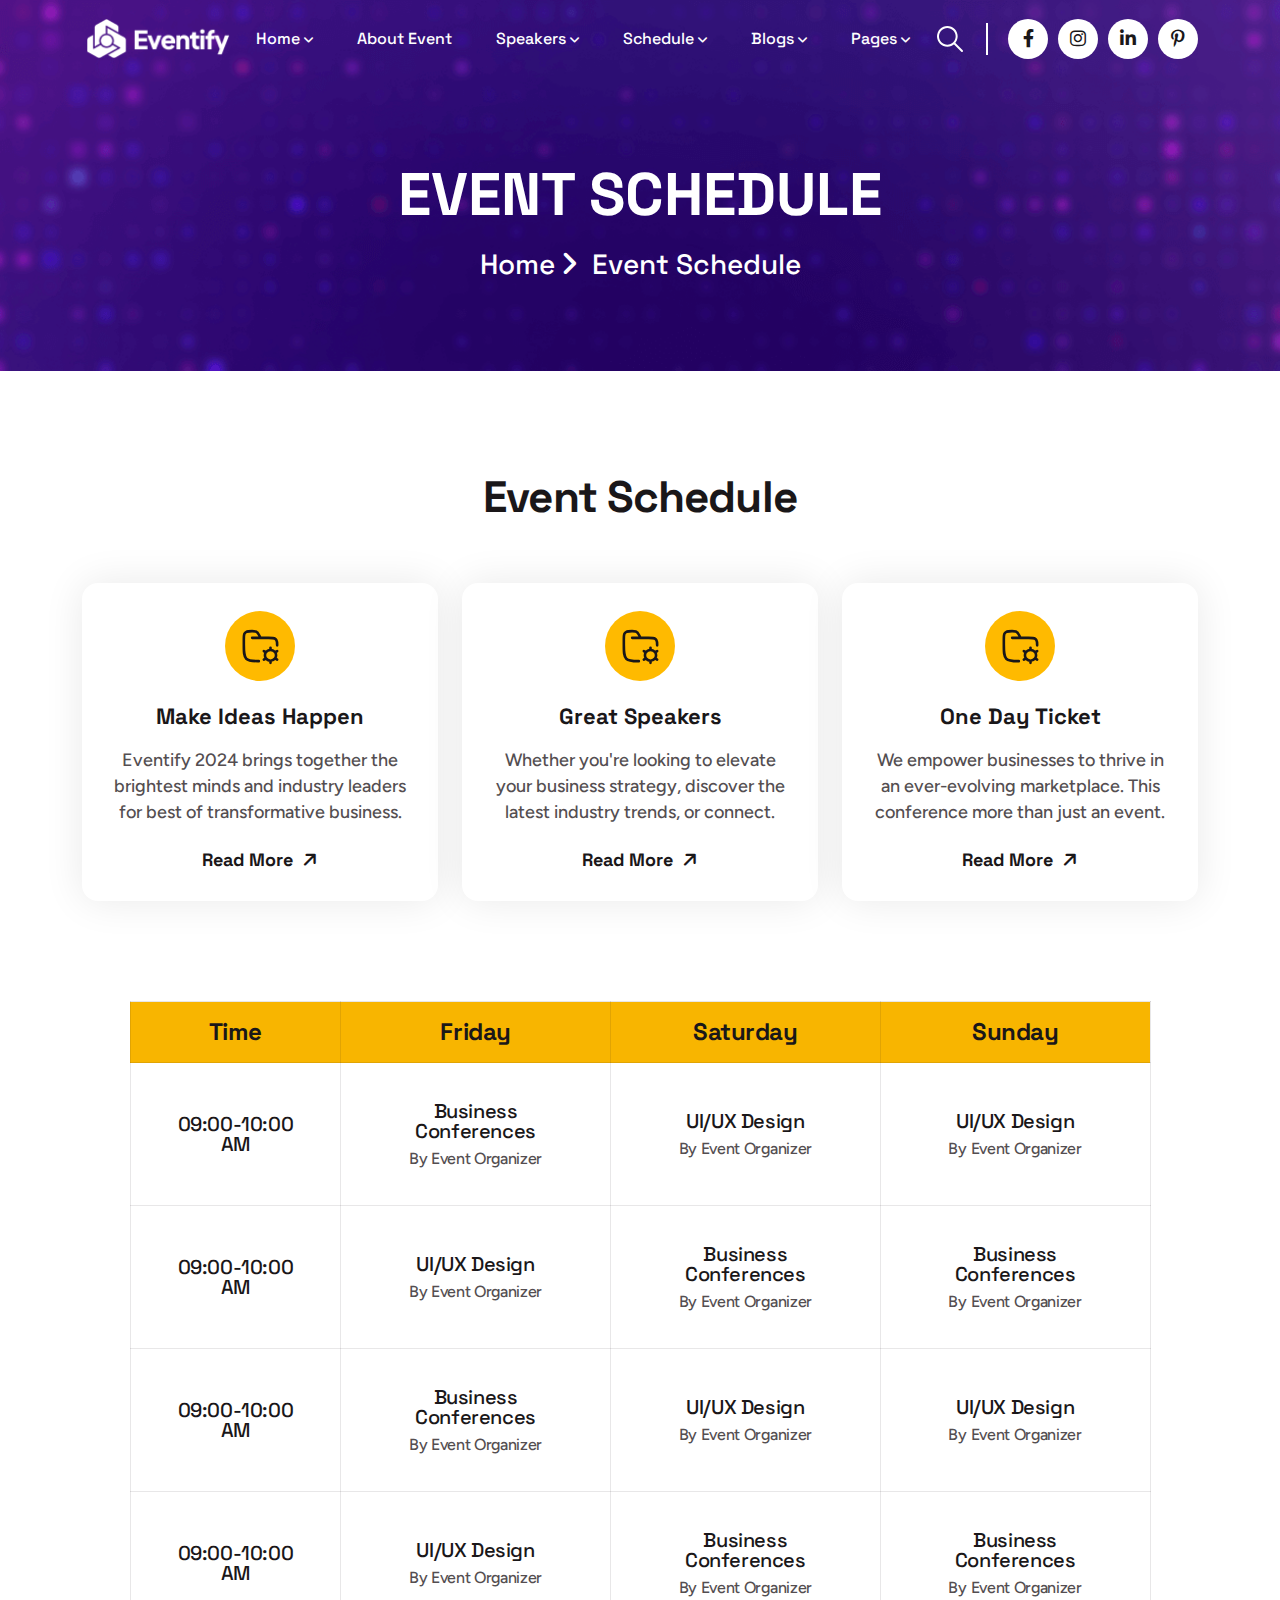
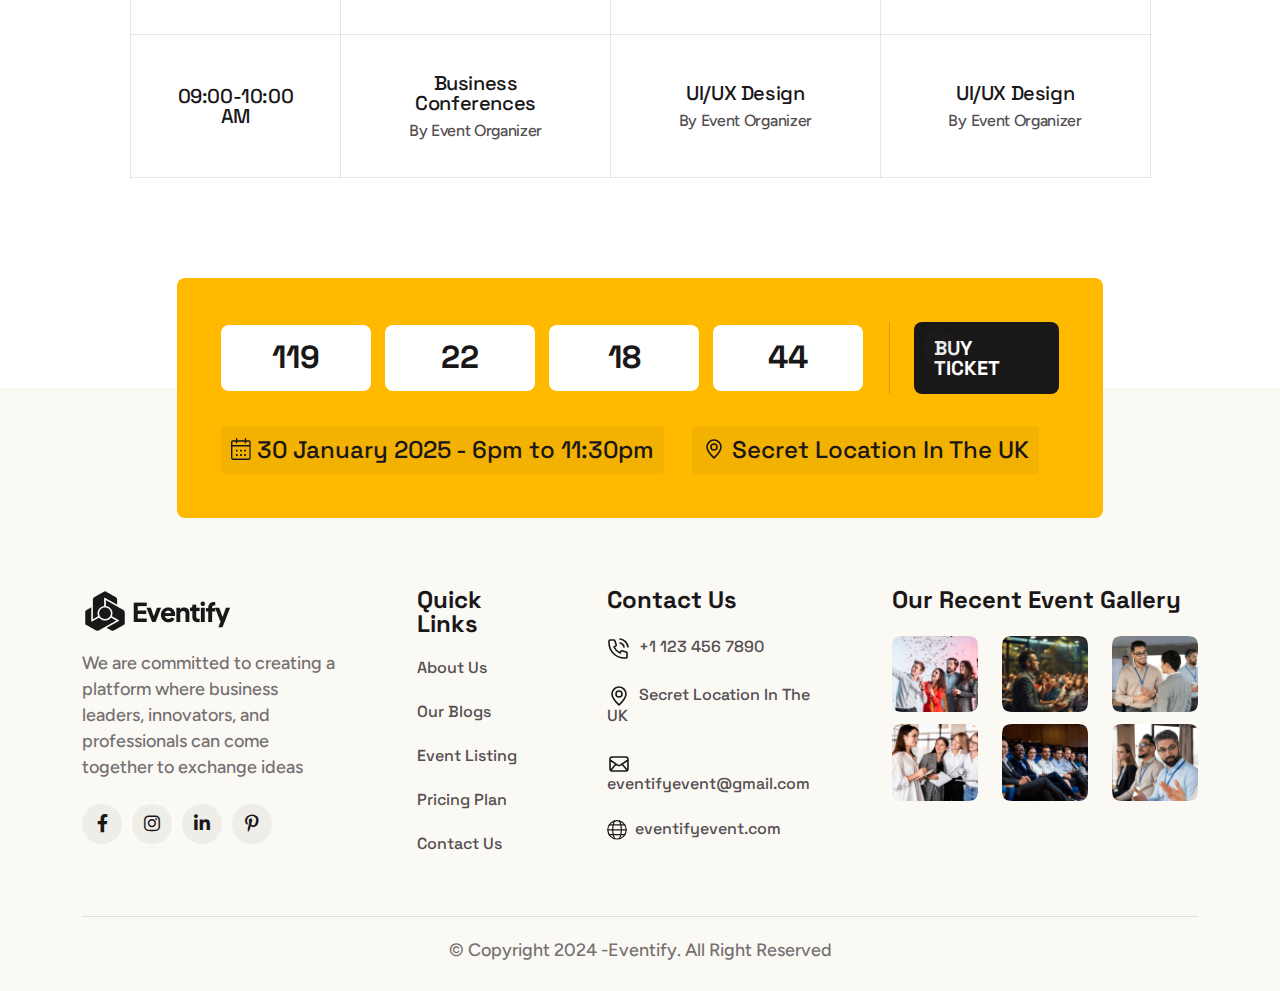
<file: event-schedule.html>
<!DOCTYPE html>
<html lang="en">
	<head>
		<meta charset="UTF-8" />
		<meta name="viewport" content="width=device-width, initial-scale=1.0" />
		<title>Eventify- Event And Conference Theme</title>

		<!--=====FAB ICON=======-->
		<link rel="shortcut icon" href="assets/img/logo/fav-logo1.png" />

		<!--===== CSS LINK =======-->
		<link rel="stylesheet" href="assets/css/vendor/bootstrap.min.css" />
		<link rel="stylesheet" href="assets/css/vendor/aos.css" />
		<link rel="stylesheet" href="assets/css/vendor/fontawesome.css" />
		<link rel="stylesheet" href="assets/css/vendor/magnific-popup.css" />
		<link rel="stylesheet" href="assets/css/vendor/mobile.css" />
		<link rel="stylesheet" href="assets/css/vendor/owlcarousel.min.css" />
		<link rel="stylesheet" href="assets/css/vendor/sidebar.css" />
		<link rel="stylesheet" href="assets/css/vendor/slick-slider.css" />
		<link rel="stylesheet" href="assets/css/vendor/nice-select.css" />
		<link rel="stylesheet" href="assets/css/vendor/odometer.css" />
		<link rel="stylesheet" href="assets/css/main.css" />

		<!--=====  JS SCRIPT LINK =======-->
		<script src="assets/js/vendor/jquery-3.7.1.min.js"></script>
	</head>
	<body class="homepage1-body">
		<!-- Popup Section -->
		<div id="popup" class="popup-overlay d-none">
			<div class="popup-content">
				<span class="close-btn" id="close-popup">&times;</span>
				<div class="popup-icon">
					<img src="assets/img/logo/popup-logo.png" alt="" />
				</div>
				<div class="space32"></div>
				<div class="heading2">
					<h2>Grow your business with our agency</h2>
					<div class="space8"></div>
					<ul>
						<li><img src="assets/img/icons/check3.svg" alt="" />Elevate User Experience Expertise</li>
						<li><img src="assets/img/icons/check3.svg" alt="" /> Elevate Your UI/UX Skills Designer</li>
						<li><img src="assets/img/icons/check3.svg" alt="" />Join Leading UI/UX Event the Year</li>
					</ul>
				</div>
				<div class="space50"></div>
				<a class="vl-btn2" href="contact.html"
					><span class="demo">Buy Ticket Now</span><span class="arrow"><i class="fa-solid fa-arrow-right"></i></span>
				</a>
				<p class="no-thanks">No thanks</p>
			</div>
		</div>
		<!--===== PRELOADER STARTS =======-->
		<div class="preloader">
			<div class="loading-container">
				<div class="loading"></div>
				<div id="loading-icon"><img src="assets/img/logo/preloader.png" alt="" /></div>
			</div>
		</div>
		<!--===== PRELOADER ENDS =======-->

		<!--===== PAGE PROGRESS START=======-->
		<div class="paginacontainer">
			<div class="progress-wrap">
				<svg class="progress-circle svg-content" width="100%" height="100%" viewBox="-1 -1 102 102">
					<path d="M50,1 a49,49 0 0,1 0,98 a49,49 0 0,1 0,-98" />
				</svg>
			</div>
		</div>
		<!--===== PAGE PROGRESS END=======-->

		<!--=====HEADER START=======-->
		<header>
			<div class="header-area homepage1 header header-sticky d-none d-lg-block" id="header">
				<div class="container">
					<div class="row">
						<div class="col-lg-12">
							<div class="header-elements">
								<div class="site-logo">
									<a href="index.html"><img src="assets/img/logo/logo1.png" alt="" /></a>
								</div>
								<div class="main-menu">
									<ul>
										<li>
											<a href="#">Home <i class="fa-solid fa-angle-down"></i></a>
											<div class="tp-submenu">
												<div class="row">
													<div class="col-lg-12">
														<div class="all-images-menu">
															<div class="homemenu-thumb">
																<div class="img1">
																	<img src="assets/img/all-images/demo/demo-img1.png" alt="" />
																</div>
																<div class="homemenu-btn">
																	<a class="vl-btn1" href="index.html">View Demo </a>
																</div>
																<div class="homemenu-text">
																	<a href="index.html">Eventify-Homepage 01</a>
																</div>
															</div>

															<div class="homemenu-thumb">
																<div class="img1">
																	<img src="assets/img/all-images/demo/demo-img2.png" alt="" />
																</div>
																<div class="homemenu-btn">
																	<a class="vl-btn1" href="index2.html">View Demo </a>
																</div>
																<div class="homemenu-text">
																	<a href="index2.html">Eventify-Homepage 02</a>
																</div>
															</div>

															<div class="homemenu-thumb">
																<div class="img1">
																	<img src="assets/img/all-images/demo/demo-img3.png" alt="" />
																</div>
																<div class="homemenu-btn">
																	<a class="vl-btn1" href="index3.html">View Demo </a>
																</div>
																<div class="homemenu-text">
																	<a href="index3.html">Eventify-Homepage 03</a>
																</div>
															</div>

															<div class="homemenu-thumb">
																<div class="img1">
																	<img src="assets/img/all-images/demo/demo-img4.png" alt="" />
																</div>
																<div class="homemenu-btn">
																	<a class="vl-btn1" href="index4.html">View Demo </a>
																</div>
																<div class="homemenu-text">
																	<a href="index4.html">Eventify-Homepage 04</a>
																</div>
															</div>

															<div class="homemenu-thumb" style="margin: 0">
																<div class="img1">
																	<img src="assets/img/all-images/demo/demo-img5.png" alt="" />
																</div>
																<div class="homemenu-btn">
																	<a class="vl-btn1" href="index5.html">View Demo </a>
																</div>
																<div class="homemenu-text">
																	<a href="index5.html">Eventify-Homepage 05</a>
																</div>
															</div>
														</div>

														<div class="all-images-menu">
															<div class="homemenu-thumb">
																<div class="img1">
																	<img src="assets/img/all-images/demo/demo-img6.png" alt="" />
																</div>
																<div class="homemenu-btn">
																	<a class="vl-btn1" href="index6.html">View Demo </a>
																</div>
																<div class="homemenu-text">
																	<a href="index6.html">Eventify-Homepage 06</a>
																</div>
															</div>

															<div class="homemenu-thumb">
																<div class="img1">
																	<img src="assets/img/all-images/demo/demo-img7.png" alt="" />
																</div>
																<div class="homemenu-btn">
																	<a class="vl-btn1" href="index7.html">View Demo </a>
																</div>
																<div class="homemenu-text">
																	<a href="index7.html">Eventify-Homepage 07</a>
																</div>
															</div>

															<div class="homemenu-thumb">
																<div class="img1">
																	<img src="assets/img/all-images/demo/demo-img8.png" alt="" />
																</div>
																<div class="homemenu-btn">
																	<a class="vl-btn1" href="index8.html">View Demo </a>
																</div>
																<div class="homemenu-text">
																	<a href="index8.html">Eventify-Homepage 08</a>
																</div>
															</div>

															<div class="homemenu-thumb">
																<div class="img1">
																	<img src="assets/img/all-images/demo/demo-img9.png" alt="" />
																</div>
																<div class="homemenu-btn">
																	<a class="vl-btn1" href="index9.html">View Demo </a>
																</div>
																<div class="homemenu-text">
																	<a href="index9.html">Eventify-Homepage 09</a>
																</div>
															</div>

															<div class="homemenu-thumb" style="margin: 0">
																<div class="img1">
																	<img src="assets/img/all-images/demo/demo-img10.png" alt="" />
																</div>
																<div class="homemenu-btn">
																	<a class="vl-btn1" href="index10.html">View Demo </a>
																</div>
																<div class="homemenu-text">
																	<a href="index10.html">Eventify-Homepage 10</a>
																</div>
															</div>
														</div>
													</div>
												</div>
											</div>
										</li>
										<li><a href="about.html">About Event</a></li>
										<li>
											<a href="#">Speakers <i class="fa-solid fa-angle-down"></i></a>
											<ul class="dropdown-padding">
												<li><a href="speakers.html">Speakers</a></li>
												<li><a href="speakers-single.html">Speakers Details</a></li>
											</ul>
										</li>

										<li>
											<a href="#">Schedule <i class="fa-solid fa-angle-down"></i></a>
											<ul class="dropdown-padding">
												<li><a href="event.html">Our Event</a></li>
												<li><a href="event-schedule.html">Event Schedule</a></li>
												<li><a href="event-single.html">Event Details</a></li>
											</ul>
										</li>
										<li>
											<a href="#">Blogs <i class="fa-solid fa-angle-down"></i></a>
											<ul class="dropdown-padding">
												<li><a href="blog.html">Our Blog</a></li>
												<li><a href="blog-single.html">Blog Details</a></li>
											</ul>
										</li>
										<li>
											<a href="#">Pages <i class="fa-solid fa-angle-down"></i></a>
											<ul class="dropdown-padding">
												<li><a href="memories.html">Our Memories</a></li>
												<li><a href="pricing-plan.html">Pricing Plan</a></li>
												<li><a href="faq.html">FAQ,s</a></li>
												<li><a href="contact.html">Contact Us</a></li>
											</ul>
										</li>
									</ul>
								</div>
								<div class="btn-area">
									<div class="search-icon header__search header-search-btn">
										<a href="#"><img src="assets/img/icons/search1.svg" alt="" /></a>
									</div>
									<ul>
										<li>
											<a href="#"><i class="fa-brands fa-facebook-f"></i></a>
										</li>
										<li>
											<a href="#"><i class="fa-brands fa-instagram"></i></a>
										</li>
										<li>
											<a href="#"><i class="fa-brands fa-linkedin-in"></i></a>
										</li>
										<li>
											<a href="#" class="m-0"><i class="fa-brands fa-pinterest-p"></i></a>
										</li>
									</ul>
								</div>

								<div class="header-search-form-wrapper">
									<div class="tx-search-close tx-close"><i class="fa-solid fa-xmark"></i></div>
									<div class="header-search-container">
										<form role="search" class="search-form">
											<input type="search" class="search-field" placeholder="Search …" value="" name="s" />
											<button type="submit" class="search-submit"><img src="assets/img/icons/search1.svg" alt="" /></button>
										</form>
									</div>
								</div>
								<div class="body-overlay"></div>
							</div>
						</div>
					</div>
				</div>
			</div>
		</header>
		<!--=====HEADER END =======-->

		<!--===== MOBILE HEADER STARTS =======-->
		<div class="mobile-header mobile-haeder1 d-block d-lg-none">
			<div class="container-fluid">
				<div class="col-12">
					<div class="mobile-header-elements">
						<div class="mobile-logo">
							<a href="index.html"><img src="assets/img/logo/logo1.png" alt="" /></a>
						</div>
						<div class="mobile-nav-icon dots-menu">
							<i class="fa-solid fa-bars-staggered"></i>
						</div>
					</div>
				</div>
			</div>
		</div>

		<div class="mobile-sidebar mobile-sidebar1">
			<div class="logosicon-area">
				<div class="logos">
					<img src="assets/img/logo/logo2.png" alt="" />
				</div>
				<div class="menu-close">
					<i class="fa-solid fa-xmark"></i>
				</div>
			</div>
			<div class="mobile-nav mobile-nav1">
				<ul class="mobile-nav-list nav-list1">
					<li>
						<a href="#">Home </a>
						<ul class="sub-menu">
							<li><a href="index.html">Home One</a></li>
							<li><a href="index2.html">Home Two</a></li>
							<li><a href="index3.html">Home Three</a></li>
							<li><a href="index4.html">Home Four</a></li>
							<li><a href="index5.html">Home Five</a></li>
							<li><a href="index6.html">Home Six</a></li>
							<li><a href="index7.html">Home Seven</a></li>
							<li><a href="index8.html">Home Eight</a></li>
							<li><a href="index9.html">Home Nine</a></li>
							<li><a href="index10.html">Home Ten</a></li>
						</ul>
					</li>
					<li><a href="about.html">About Event</a></li>
					<li>
						<a href="features.html">Speakers</a>
						<ul class="sub-menu">
							<li><a href="speakers.html">Speakers</a></li>
							<li><a href="speakers-single.html">Speakers Details</a></li>
						</ul>
					</li>
					<li>
						<a href="features.html">Schedule</a>
						<ul class="sub-menu">
							<li><a href="event.html">Our Event</a></li>
							<li><a href="event-schedule.html">Event Schedule</a></li>
							<li><a href="event-single.html">Event Details</a></li>
						</ul>
					</li>
					<li>
						<a href="#">Blogs</a>
						<ul class="sub-menu">
							<li><a href="blog.html">Our Blog</a></li>
							<li><a href="blog-single.html">Blog Details</a></li>
						</ul>
					</li>
					<li>
						<a href="#">Pages</a>
						<ul class="sub-menu">
							<li><a href="memories.html">Our Memories</a></li>
							<li><a href="pricing-plan.html">Pricing Plan</a></li>
							<li><a href="faq.html">FAQ,s</a></li>
							<li><a href="contact.html">Contact Us</a></li>
						</ul>
					</li>
					<li><a href="contact.html">Contact Us</a></li>
				</ul>
				<div class="allmobilesection">
					<a href="contact.html" class="vl-btn1">Contact Now</a>
					<div class="single-footer">
						<h3>Contact Info</h3>
						<div class="footer1-contact-info">
							<div class="contact-info-single">
								<div class="contact-info-icon">
									<span><i class="fa-solid fa-phone-volume"></i></span>
								</div>
								<div class="contact-info-text">
									<a href="tel:+3(924)4596512">+3(924)4596512</a>
								</div>
							</div>
							<div class="contact-info-single">
								<div class="contact-info-icon">
									<span><i class="fa-solid fa-envelope"></i></span>
								</div>
								<div class="contact-info-text">
									<a href="mailto:info@example.com">info@example.com</a>
								</div>
							</div>
							<div class="single-footer">
								<h3>Our Location</h3>
								<div class="contact-info-single">
									<div class="contact-info-icon">
										<span><i class="fa-solid fa-location-dot"></i></span>
									</div>
									<div class="contact-info-text">
										<a href="mailto:info@example.com"
											>55 East Birchwood Ave.Brooklyn, <br />
											New York 11201,United States</a
										>
									</div>
								</div>
							</div>
							<div class="single-footer">
								<h3>Social Links</h3>
								<div class="social-links-mobile-menu">
									<ul>
										<li>
											<a href="#"><i class="fa-brands fa-facebook-f"></i></a>
										</li>
										<li>
											<a href="#"><i class="fa-brands fa-instagram"></i></a>
										</li>
										<li>
											<a href="#"><i class="fa-brands fa-linkedin-in"></i></a>
										</li>
										<li>
											<a href="#"><i class="fa-brands fa-youtube"></i></a>
										</li>
									</ul>
								</div>
							</div>
						</div>
					</div>
				</div>
			</div>
		</div>
		<!--===== MOBILE HEADER STARTS =======-->

		<!--===== HERO AREA STARTS =======-->
		<div class="inner-page-header" style="background-image: url(assets/img/bg/header-bg10.png)">
			<div class="container">
				<div class="row">
					<div class="col-lg-6 m-auto">
						<div class="heading1 text-center">
							<h1>Event Schedule</h1>
							<div class="space20"></div>
							<a href="index.html">Home <i class="fa-solid fa-angle-right"></i> <span>Event Schedule</span></a>
						</div>
					</div>
				</div>
			</div>
		</div>
		<!--===== HERO AREA ENDS =======-->

		<!--===== OTHERS AREA STARTS =======-->
		<div class="choose-section-area sp2">
			<div class="container">
				<div class="row">
					<div class="col-lg-4 m-auto">
						<div class="heading2 text-center space-margin60">
							<h2>Event Schedule</h2>
						</div>
					</div>
				</div>
				<div class="row">
					<div class="col-lg-4 col-md-6">
						<div class="choose-widget-boxarea">
							<div class="icons">
								<img src="assets/img/icons/choose-icons1.svg" alt="" />
							</div>
							<div class="space24"></div>
							<div class="content-area">
								<a href="event-single.html">Make Ideas Happen</a>
								<div class="space16"></div>
								<p>Eventify 2024 brings together the brightest minds and industry leaders for best of transformative business.</p>
								<div class="space24"></div>
								<a href="event-single.html" class="readmore">Read More <i class="fa-solid fa-arrow-right"></i></a>
							</div>
						</div>
					</div>

					<div class="col-lg-4 col-md-6">
						<div class="choose-widget-boxarea">
							<div class="icons">
								<img src="assets/img/icons/choose-icons1.svg" alt="" />
							</div>
							<div class="space24"></div>
							<div class="content-area">
								<a href="event-single.html">Great Speakers</a>
								<div class="space16"></div>
								<p>Whether you're looking to elevate your business strategy, discover the latest industry trends, or connect.</p>
								<div class="space24"></div>
								<a href="event-single.html" class="readmore">Read More <i class="fa-solid fa-arrow-right"></i></a>
							</div>
						</div>
					</div>

					<div class="col-lg-4 col-md-6">
						<div class="choose-widget-boxarea">
							<div class="icons">
								<img src="assets/img/icons/choose-icons1.svg" alt="" />
							</div>
							<div class="space24"></div>
							<div class="content-area">
								<a href="event-single.html">One Day Ticket</a>
								<div class="space16"></div>
								<p>We empower businesses to thrive in an ever-evolving marketplace. This conference more than just an event.</p>
								<div class="space24"></div>
								<a href="event-single.html" class="readmore">Read More <i class="fa-solid fa-arrow-right"></i></a>
							</div>
						</div>
					</div>
				</div>
			</div>
		</div>
		<!--===== OTHERS AREA ENDS =======-->

		<!--===== EVENT AREA STARTS =======-->
		<div class="schedule-section-area sp10">
			<div class="container">
				<div class="row">
					<div class="col-lg-11 m-auto">
						<div class="schedule">
							<table>
								<thead>
									<tr>
										<th>Time</th>
										<th>Friday</th>
										<th>Saturday</th>
										<th>Sunday</th>
									</tr>
								</thead>
								<tbody>
									<tr>
										<td>09:00-10:00 AM</td>
										<td>Business Conferences<br /><span>By Event Organizer</span></td>
										<td>UI/UX Design<br /><span>By Event Organizer</span></td>
										<td>UI/UX Design<br /><span>By Event Organizer</span></td>
									</tr>
									<tr>
										<td>09:00-10:00 AM</td>
										<td>UI/UX Design<br /><span>By Event Organizer</span></td>
										<td>Business Conferences<br /><span>By Event Organizer</span></td>
										<td>Business Conferences<br /><span>By Event Organizer</span></td>
									</tr>
									<tr>
										<td>09:00-10:00 AM</td>
										<td>Business Conferences<br /><span>By Event Organizer</span></td>
										<td>UI/UX Design<br /><span>By Event Organizer</span></td>
										<td>UI/UX Design<br /><span>By Event Organizer</span></td>
									</tr>
									<tr>
										<td>09:00-10:00 AM</td>
										<td>UI/UX Design<br /><span>By Event Organizer</span></td>
										<td>Business Conferences<br /><span>By Event Organizer</span></td>
										<td>Business Conferences<br /><span>By Event Organizer</span></td>
									</tr>
									<tr>
										<td>09:00-10:00 AM</td>
										<td>Business Conferences<br /><span>By Event Organizer</span></td>
										<td>UI/UX Design<br /><span>By Event Organizer</span></td>
										<td>UI/UX Design<br /><span>By Event Organizer</span></td>
									</tr>
								</tbody>
							</table>
						</div>
					</div>
				</div>
			</div>
		</div>
		<!--===== EVENT AREA ENDS =======-->

		<!--===== CTA AREA STARTS =======-->
		<div class="cta1-section-area d-lg-block d-block">
			<div class="container">
				<div class="row">
					<div class="col-lg-10 m-auto">
						<div class="cta1-main-boxarea">
							<div class="timer-btn-area">
								<div class="timer">
									<div class="time-box">
										<span id="days1" class="time-value">119</span>
										<br />
									</div>
									<div class="space14"></div>
									<div class="time-box">
										<span id="hours1" class="time-value">22</span>
										<br />
									</div>
									<div class="space14"></div>
									<div class="time-box">
										<span id="minutes1" class="time-value">18</span>
										<br />
									</div>
									<div class="space14"></div>
									<div class="time-box" style="margin: 0 26px 0 0">
										<span id="seconds1" class="time-value">44</span>
										<br />
									</div>
								</div>
								<div class="btn-area1">
									<a href="pricing-plan.html" class="vl-btn1">Buy Ticket</a>
								</div>
							</div>
							<ul>
								<li>
									<a href="#"><img src="assets/img/icons/calender1.svg" alt="" />30 January 2025 - 6pm to 11:30pm</a>
								</li>
								<li class="m-0">
									<a href="#"><img src="assets/img/icons/location1.svg" alt="" />Secret Location In The UK</a>
								</li>
							</ul>
						</div>
					</div>
				</div>
			</div>
		</div>
		<!--===== CTA AREA ENDS =======-->

		<!--===== CTA AREA STARTS =======-->
		<div class="cta1-section-area d-lg-none d-block">
			<div class="container">
				<div class="row">
					<div class="col-lg-10 m-auto">
						<div class="cta1-main-boxarea">
							<div class="timer-btn-area">
								<div class="timer">
									<div class="time-box">
										<span id="days" class="time-value">119</span>
										<br />
									</div>
									<div class="space14"></div>
									<div class="time-box">
										<span id="hours" class="time-value">22</span>
										<br />
									</div>
									<div class="space14"></div>
									<div class="time-box">
										<span id="minutes" class="time-value">18</span>
										<br />
									</div>
									<div class="space14"></div>
									<div class="time-box" style="margin: 0 26px 0 0">
										<span id="seconds" class="time-value">44</span>
										<br />
									</div>
								</div>
								<div class="btn-area1">
									<a href="pricing-plan.html" class="vl-btn1">Buy Ticket</a>
								</div>
							</div>
							<ul>
								<li>
									<a href="#"><img src="assets/img/icons/calender1.svg" alt="" />30 January 2025 - 6pm to 11:30pm</a>
								</li>
								<li class="m-0">
									<a href="#"><img src="assets/img/icons/location1.svg" alt="" />Secret Location In The UK</a>
								</li>
							</ul>
						</div>
					</div>
				</div>
			</div>
		</div>
		<!--===== CTA AREA ENDS =======-->

		<!--===== FOOTER AREA STARTS =======-->
		<div class="footer1-sertion-area">
			<div class="container">
				<div class="row">
					<div class="col-lg-3 col-md-6">
						<div class="footer-logo-area">
							<img src="assets/img/logo/logo2.png" alt="" />
							<div class="space16"></div>
							<p>We are committed to creating a platform where business leaders, innovators, and professionals can come together to exchange ideas</p>
							<div class="space24"></div>
							<ul>
								<li>
									<a href="#"><i class="fa-brands fa-facebook-f"></i></a>
								</li>
								<li>
									<a href="#"><i class="fa-brands fa-instagram"></i></a>
								</li>
								<li>
									<a href="#"><i class="fa-brands fa-linkedin-in"></i></a>
								</li>
								<li>
									<a href="#" class="m-0"><i class="fa-brands fa-pinterest-p"></i></a>
								</li>
							</ul>
						</div>
					</div>
					<div class="col-lg-2 col-md-6">
						<div class="link-content">
							<h3>Quick Links</h3>
							<ul>
								<li><a href="about.html">About Us</a></li>
								<li><a href="blog.html">Our Blogs</a></li>
								<li><a href="event.html">Event Listing</a></li>
								<li><a href="pricing-plan.html">Pricing Plan</a></li>
								<li><a href="contact.html">Contact Us</a></li>
							</ul>
						</div>
					</div>

					<div class="col-lg-3 col-md-6">
						<div class="link-content2">
							<h3>Contact Us</h3>
							<ul>
								<li>
									<a href="tel:+11234567890"><img src="assets/img/icons/phn1.svg" alt="" />+1 123 456 7890</a>
								</li>
								<li>
									<a href="#"><img src="assets/img/icons/location1.svg" alt="" />Secret Location In The UK</a>
								</li>
								<li>
									<a href="mailto:eventifyevent@gmail.com"><img src="assets/img/icons/mail1.svg" alt="" />eventifyevent@gmail.com</a>
								</li>
								<li>
									<a href="#"> <img src="assets/img/icons/world1.svg" alt="" />eventifyevent.com</a>
								</li>
							</ul>
						</div>
					</div>
					<div class="col-lg-4 col-md-6">
						<div class="footer-social-box">
							<h3>Our Recent Event Gallery</h3>
							<div class="space12"></div>
							<div class="row">
								<div class="col-lg-4 col-md-4 col-4">
									<div class="img1">
										<img src="assets/img/all-images/footer/footer-img1.png" alt="" />
										<div class="icons">
											<a href="#"><i class="fa-brands fa-instagram"></i></a>
										</div>
									</div>
								</div>
								<div class="col-lg-4 col-md-4 col-4">
									<div class="img1">
										<img src="assets/img/all-images/footer/footer-img2.png" alt="" />
										<div class="icons">
											<a href="#"><i class="fa-brands fa-instagram"></i></a>
										</div>
									</div>
								</div>
								<div class="col-lg-4 col-md-4 col-4">
									<div class="img1">
										<img src="assets/img/all-images/footer/footer-img3.png" alt="" />
										<div class="icons">
											<a href="#"><i class="fa-brands fa-instagram"></i></a>
										</div>
									</div>
								</div>
								<div class="col-lg-4 col-md-4 col-4">
									<div class="img1">
										<img src="assets/img/all-images/footer/footer-img4.png" alt="" />
										<div class="icons">
											<a href="#"><i class="fa-brands fa-instagram"></i></a>
										</div>
									</div>
								</div>
								<div class="col-lg-4 col-md-4 col-4">
									<div class="img1">
										<img src="assets/img/all-images/footer/footer-img5.png" alt="" />
										<div class="icons">
											<a href="#"><i class="fa-brands fa-instagram"></i></a>
										</div>
									</div>
								</div>
								<div class="col-lg-4 col-md-4 col-4">
									<div class="img1">
										<img src="assets/img/all-images/footer/footer-img6.png" alt="" />
										<div class="icons">
											<a href="#"><i class="fa-brands fa-instagram"></i></a>
										</div>
									</div>
								</div>
							</div>
						</div>
					</div>
				</div>
				<div class="space60"></div>
				<div class="row">
					<div class="col-lg-12">
						<div class="copyright">
							<p>&copy; Copyright 2024 -Eventify. All Right Reserved</p>
						</div>
					</div>
				</div>
			</div>
		</div>
		<!--===== FOOTER AREA ENDS =======-->

		<!--===== JS SCRIPT LINK =======-->
		<script src="assets/js/vendor/bootstrap.min.js"></script>
		<script src="assets/js/vendor/fontawesome.js"></script>
		<script src="assets/js/vendor/aos.js"></script>
		<script src="assets/js/vendor/jquery.appear.js"></script>
		<script src="assets/js/vendor/jquery.odometer.min.js"></script>
		<script src="assets/js/vendor/sidebar.js"></script>
		<script src="assets/js/vendor/magnific-popup.js"></script>
		<script src="assets/js/vendor/gsap.min.js"></script>
		<script src="assets/js/vendor/ScrollTrigger.min.js"></script>
		<script src="assets/js/vendor/Splitetext.js"></script>
		<script src="assets/js/vendor/mobilemenu.js"></script>
		<script src="assets/js/vendor/owlcarousel.min.js"></script>
		<script src="assets/js/vendor/nice-select.js"></script>
		<script src="assets/js/vendor/waypoints.js"></script>
		<script src="assets/js/vendor/slick-slider.js"></script>
		<script src="assets/js/vendor/circle-progress.js"></script>
		<script src="assets/js/main.js"></script>
	</body>
</html>
</file>
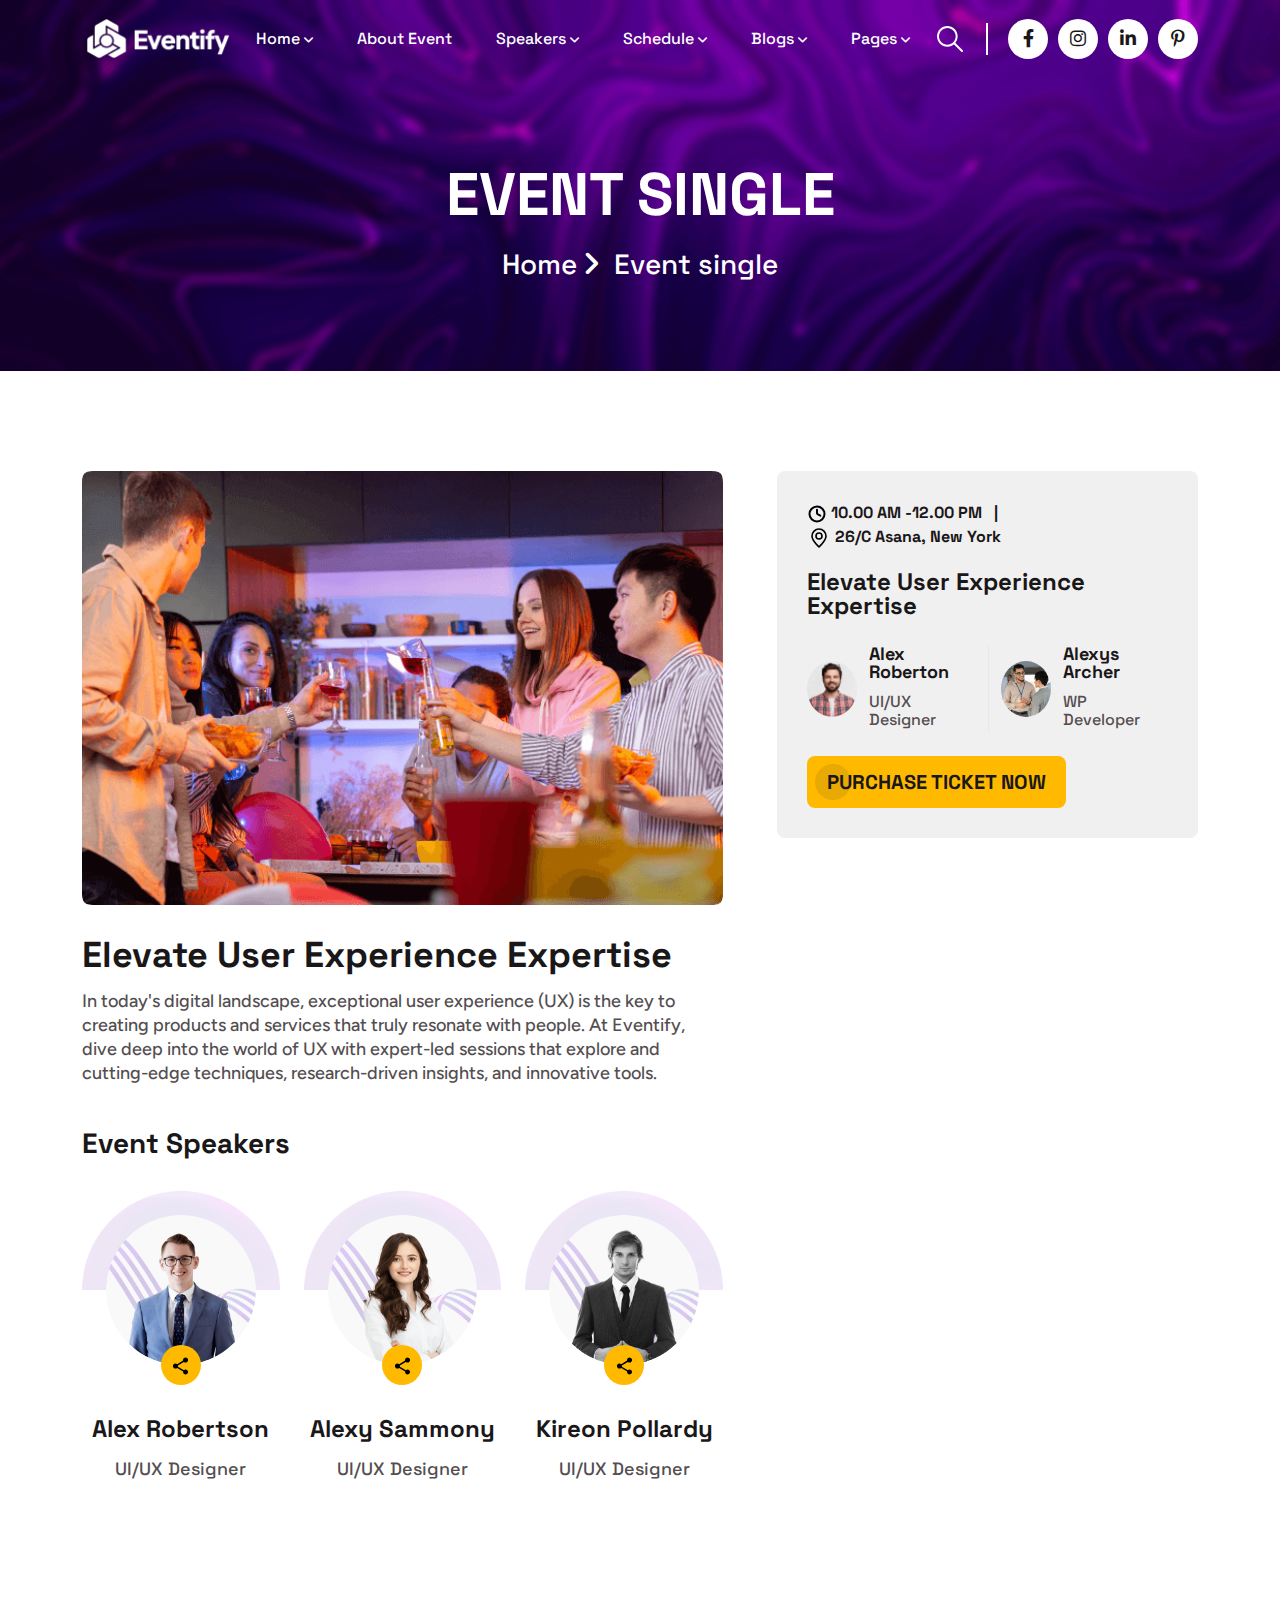
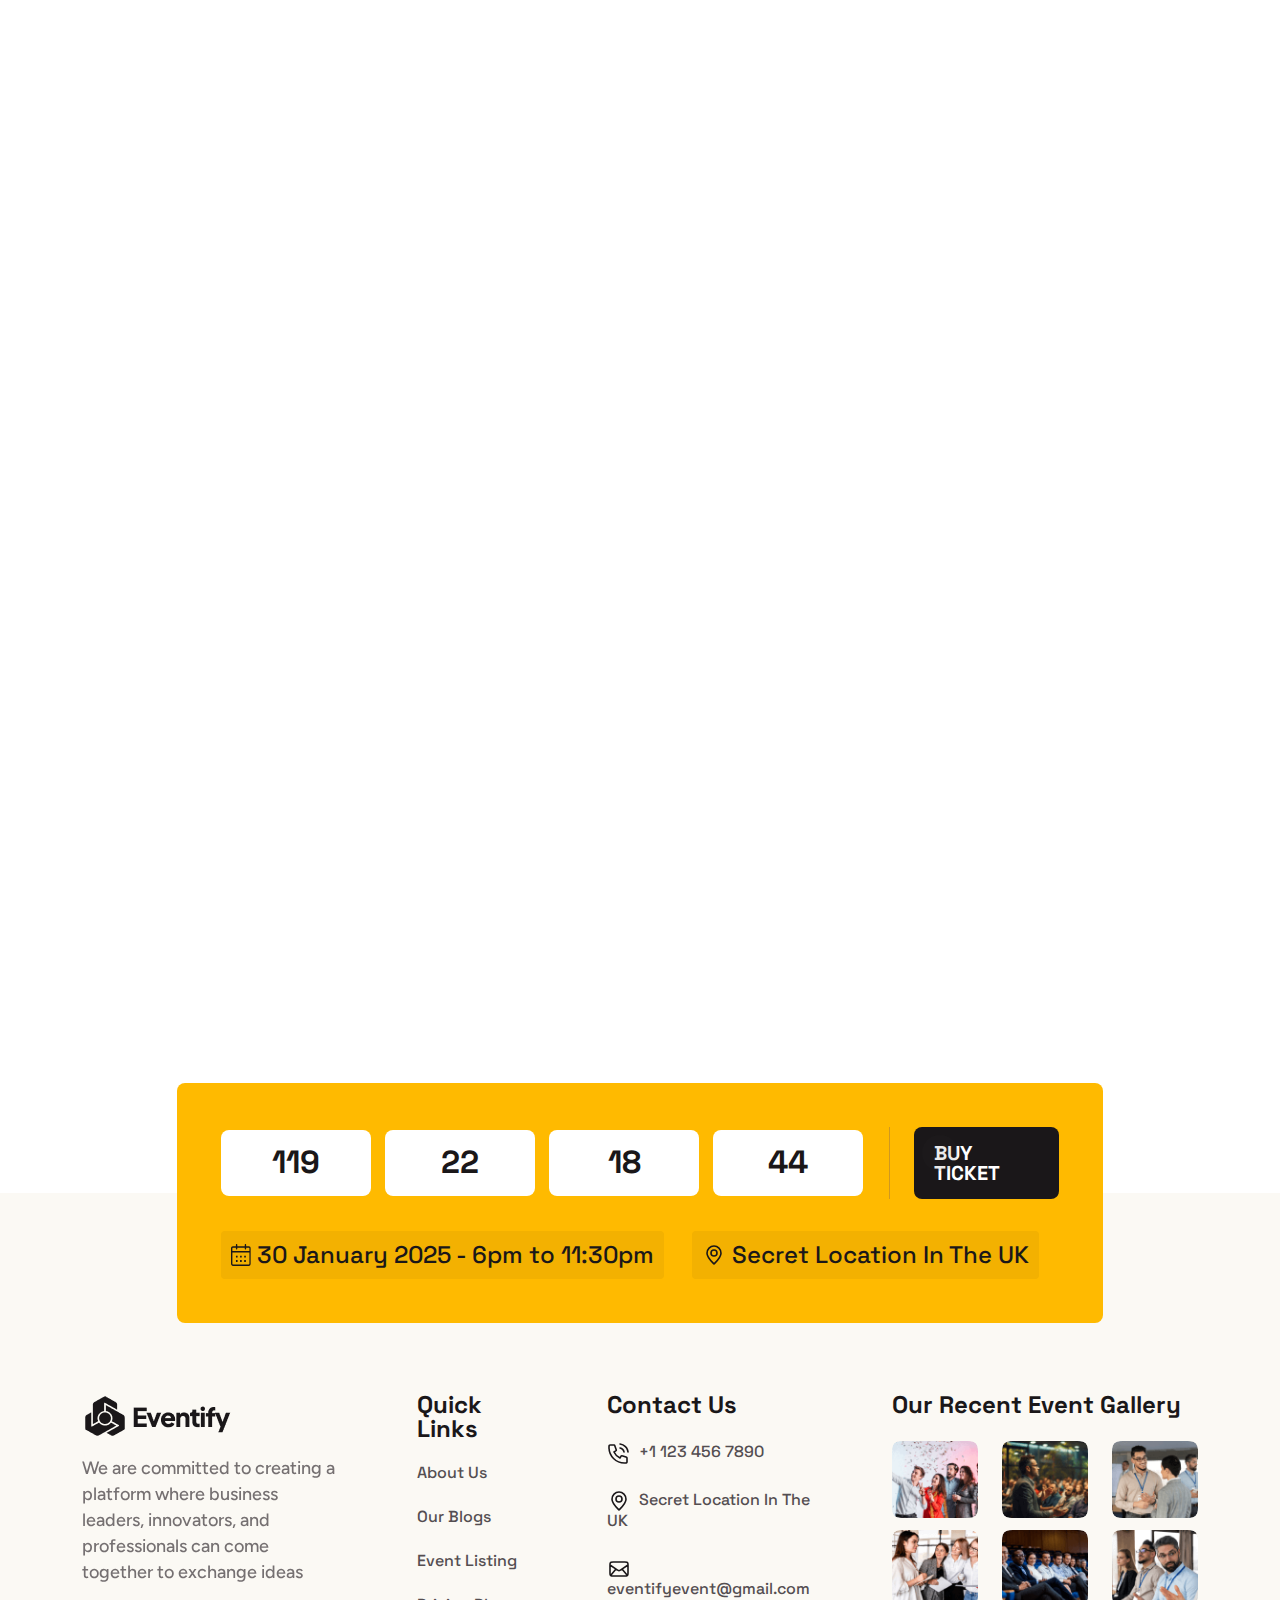
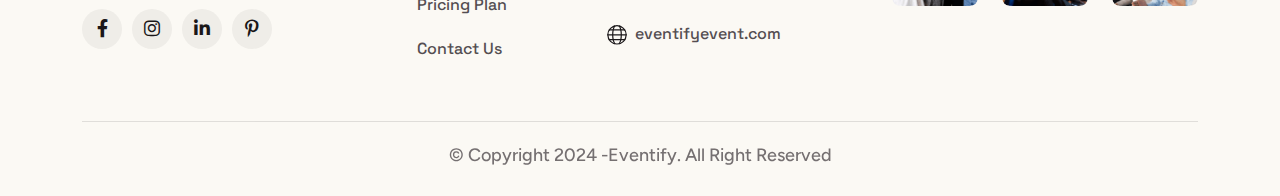
<file: event-single.html>
<!DOCTYPE html>
<html lang="en">
	<head>
		<meta charset="UTF-8" />
		<meta name="viewport" content="width=device-width, initial-scale=1.0" />
		<title>Eventify- Event And Conference Theme</title>

		<!--=====FAB ICON=======-->
		<link rel="shortcut icon" href="assets/img/logo/fav-logo1.png" />

		<!--===== CSS LINK =======-->
		<link rel="stylesheet" href="assets/css/vendor/bootstrap.min.css" />
		<link rel="stylesheet" href="assets/css/vendor/aos.css" />
		<link rel="stylesheet" href="assets/css/vendor/fontawesome.css" />
		<link rel="stylesheet" href="assets/css/vendor/magnific-popup.css" />
		<link rel="stylesheet" href="assets/css/vendor/mobile.css" />
		<link rel="stylesheet" href="assets/css/vendor/owlcarousel.min.css" />
		<link rel="stylesheet" href="assets/css/vendor/sidebar.css" />
		<link rel="stylesheet" href="assets/css/vendor/slick-slider.css" />
		<link rel="stylesheet" href="assets/css/vendor/nice-select.css" />
		<link rel="stylesheet" href="assets/css/vendor/odometer.css" />
		<link rel="stylesheet" href="assets/css/main.css" />

		<!--=====  JS SCRIPT LINK =======-->
		<script src="assets/js/vendor/jquery-3.7.1.min.js"></script>
	</head>
	<body class="homepage1-body">
		<!-- Popup Section -->
		<div id="popup" class="popup-overlay d-none">
			<div class="popup-content">
				<span class="close-btn" id="close-popup">&times;</span>
				<div class="popup-icon">
					<img src="assets/img/logo/popup-logo.png" alt="" />
				</div>
				<div class="space32"></div>
				<div class="heading2">
					<h2>Grow your business with our agency</h2>
					<div class="space8"></div>
					<ul>
						<li><img src="assets/img/icons/check3.svg" alt="" />Elevate User Experience Expertise</li>
						<li><img src="assets/img/icons/check3.svg" alt="" /> Elevate Your UI/UX Skills Designer</li>
						<li><img src="assets/img/icons/check3.svg" alt="" />Join Leading UI/UX Event the Year</li>
					</ul>
				</div>
				<div class="space50"></div>
				<a class="vl-btn2" href="contact.html"
					><span class="demo">Buy Ticket Now</span><span class="arrow"><i class="fa-solid fa-arrow-right"></i></span>
				</a>
				<p class="no-thanks">No thanks</p>
			</div>
		</div>
		<!--===== PRELOADER STARTS =======-->
		<div class="preloader">
			<div class="loading-container">
				<div class="loading"></div>
				<div id="loading-icon"><img src="assets/img/logo/preloader.png" alt="" /></div>
			</div>
		</div>
		<!--===== PRELOADER ENDS =======-->

		<!--===== PAGE PROGRESS START=======-->
		<div class="paginacontainer">
			<div class="progress-wrap">
				<svg class="progress-circle svg-content" width="100%" height="100%" viewBox="-1 -1 102 102">
					<path d="M50,1 a49,49 0 0,1 0,98 a49,49 0 0,1 0,-98" />
				</svg>
			</div>
		</div>
		<!--===== PAGE PROGRESS END=======-->

		<!--=====HEADER START=======-->
		<header>
			<div class="header-area homepage1 header header-sticky d-none d-lg-block" id="header">
				<div class="container">
					<div class="row">
						<div class="col-lg-12">
							<div class="header-elements">
								<div class="site-logo">
									<a href="index.html"><img src="assets/img/logo/logo1.png" alt="" /></a>
								</div>
								<div class="main-menu">
									<ul>
										<li>
											<a href="#">Home <i class="fa-solid fa-angle-down"></i></a>
											<div class="tp-submenu">
												<div class="row">
													<div class="col-lg-12">
														<div class="all-images-menu">
															<div class="homemenu-thumb">
																<div class="img1">
																	<img src="assets/img/all-images/demo/demo-img1.png" alt="" />
																</div>
																<div class="homemenu-btn">
																	<a class="vl-btn1" href="index.html">View Demo </a>
																</div>
																<div class="homemenu-text">
																	<a href="index.html">Eventify-Homepage 01</a>
																</div>
															</div>

															<div class="homemenu-thumb">
																<div class="img1">
																	<img src="assets/img/all-images/demo/demo-img2.png" alt="" />
																</div>
																<div class="homemenu-btn">
																	<a class="vl-btn1" href="index2.html">View Demo </a>
																</div>
																<div class="homemenu-text">
																	<a href="index2.html">Eventify-Homepage 02</a>
																</div>
															</div>

															<div class="homemenu-thumb">
																<div class="img1">
																	<img src="assets/img/all-images/demo/demo-img3.png" alt="" />
																</div>
																<div class="homemenu-btn">
																	<a class="vl-btn1" href="index3.html">View Demo </a>
																</div>
																<div class="homemenu-text">
																	<a href="index3.html">Eventify-Homepage 03</a>
																</div>
															</div>

															<div class="homemenu-thumb">
																<div class="img1">
																	<img src="assets/img/all-images/demo/demo-img4.png" alt="" />
																</div>
																<div class="homemenu-btn">
																	<a class="vl-btn1" href="index4.html">View Demo </a>
																</div>
																<div class="homemenu-text">
																	<a href="index4.html">Eventify-Homepage 04</a>
																</div>
															</div>

															<div class="homemenu-thumb" style="margin: 0">
																<div class="img1">
																	<img src="assets/img/all-images/demo/demo-img5.png" alt="" />
																</div>
																<div class="homemenu-btn">
																	<a class="vl-btn1" href="index5.html">View Demo </a>
																</div>
																<div class="homemenu-text">
																	<a href="index5.html">Eventify-Homepage 05</a>
																</div>
															</div>
														</div>

														<div class="all-images-menu">
															<div class="homemenu-thumb">
																<div class="img1">
																	<img src="assets/img/all-images/demo/demo-img6.png" alt="" />
																</div>
																<div class="homemenu-btn">
																	<a class="vl-btn1" href="index6.html">View Demo </a>
																</div>
																<div class="homemenu-text">
																	<a href="index6.html">Eventify-Homepage 06</a>
																</div>
															</div>

															<div class="homemenu-thumb">
																<div class="img1">
																	<img src="assets/img/all-images/demo/demo-img7.png" alt="" />
																</div>
																<div class="homemenu-btn">
																	<a class="vl-btn1" href="index7.html">View Demo </a>
																</div>
																<div class="homemenu-text">
																	<a href="index7.html">Eventify-Homepage 07</a>
																</div>
															</div>

															<div class="homemenu-thumb">
																<div class="img1">
																	<img src="assets/img/all-images/demo/demo-img8.png" alt="" />
																</div>
																<div class="homemenu-btn">
																	<a class="vl-btn1" href="index8.html">View Demo </a>
																</div>
																<div class="homemenu-text">
																	<a href="index8.html">Eventify-Homepage 08</a>
																</div>
															</div>

															<div class="homemenu-thumb">
																<div class="img1">
																	<img src="assets/img/all-images/demo/demo-img9.png" alt="" />
																</div>
																<div class="homemenu-btn">
																	<a class="vl-btn1" href="index9.html">View Demo </a>
																</div>
																<div class="homemenu-text">
																	<a href="index9.html">Eventify-Homepage 09</a>
																</div>
															</div>

															<div class="homemenu-thumb" style="margin: 0">
																<div class="img1">
																	<img src="assets/img/all-images/demo/demo-img10.png" alt="" />
																</div>
																<div class="homemenu-btn">
																	<a class="vl-btn1" href="index10.html">View Demo </a>
																</div>
																<div class="homemenu-text">
																	<a href="index10.html">Eventify-Homepage 10</a>
																</div>
															</div>
														</div>
													</div>
												</div>
											</div>
										</li>
										<li><a href="about.html">About Event</a></li>
										<li>
											<a href="#">Speakers <i class="fa-solid fa-angle-down"></i></a>
											<ul class="dropdown-padding">
												<li><a href="speakers.html">Speakers</a></li>
												<li><a href="speakers-single.html">Speakers Details</a></li>
											</ul>
										</li>

										<li>
											<a href="#">Schedule <i class="fa-solid fa-angle-down"></i></a>
											<ul class="dropdown-padding">
												<li><a href="event.html">Our Event</a></li>
												<li><a href="event-schedule.html">Event Schedule</a></li>
												<li><a href="event-single.html">Event Details</a></li>
											</ul>
										</li>
										<li>
											<a href="#">Blogs <i class="fa-solid fa-angle-down"></i></a>
											<ul class="dropdown-padding">
												<li><a href="blog.html">Our Blog</a></li>
												<li><a href="blog-single.html">Blog Details</a></li>
											</ul>
										</li>
										<li>
											<a href="#">Pages <i class="fa-solid fa-angle-down"></i></a>
											<ul class="dropdown-padding">
												<li><a href="memories.html">Our Memories</a></li>
												<li><a href="pricing-plan.html">Pricing Plan</a></li>
												<li><a href="faq.html">FAQ,s</a></li>
												<li><a href="contact.html">Contact Us</a></li>
											</ul>
										</li>
									</ul>
								</div>
								<div class="btn-area">
									<div class="search-icon header__search header-search-btn">
										<a href="#"><img src="assets/img/icons/search1.svg" alt="" /></a>
									</div>
									<ul>
										<li>
											<a href="#"><i class="fa-brands fa-facebook-f"></i></a>
										</li>
										<li>
											<a href="#"><i class="fa-brands fa-instagram"></i></a>
										</li>
										<li>
											<a href="#"><i class="fa-brands fa-linkedin-in"></i></a>
										</li>
										<li>
											<a href="#" class="m-0"><i class="fa-brands fa-pinterest-p"></i></a>
										</li>
									</ul>
								</div>

								<div class="header-search-form-wrapper">
									<div class="tx-search-close tx-close"><i class="fa-solid fa-xmark"></i></div>
									<div class="header-search-container">
										<form role="search" class="search-form">
											<input type="search" class="search-field" placeholder="Search …" value="" name="s" />
											<button type="submit" class="search-submit"><img src="assets/img/icons/search1.svg" alt="" /></button>
										</form>
									</div>
								</div>
								<div class="body-overlay"></div>
							</div>
						</div>
					</div>
				</div>
			</div>
		</header>
		<!--=====HEADER END =======-->

		<!--===== MOBILE HEADER STARTS =======-->
		<div class="mobile-header mobile-haeder1 d-block d-lg-none">
			<div class="container-fluid">
				<div class="col-12">
					<div class="mobile-header-elements">
						<div class="mobile-logo">
							<a href="index.html"><img src="assets/img/logo/logo1.png" alt="" /></a>
						</div>
						<div class="mobile-nav-icon dots-menu">
							<i class="fa-solid fa-bars-staggered"></i>
						</div>
					</div>
				</div>
			</div>
		</div>

		<div class="mobile-sidebar mobile-sidebar1">
			<div class="logosicon-area">
				<div class="logos">
					<img src="assets/img/logo/logo2.png" alt="" />
				</div>
				<div class="menu-close">
					<i class="fa-solid fa-xmark"></i>
				</div>
			</div>
			<div class="mobile-nav mobile-nav1">
				<ul class="mobile-nav-list nav-list1">
					<li>
						<a href="#">Home </a>
						<ul class="sub-menu">
							<li><a href="index.html">Home One</a></li>
							<li><a href="index2.html">Home Two</a></li>
							<li><a href="index3.html">Home Three</a></li>
							<li><a href="index4.html">Home Four</a></li>
							<li><a href="index5.html">Home Five</a></li>
							<li><a href="index6.html">Home Six</a></li>
							<li><a href="index7.html">Home Seven</a></li>
							<li><a href="index8.html">Home Eight</a></li>
							<li><a href="index9.html">Home Nine</a></li>
							<li><a href="index10.html">Home Ten</a></li>
						</ul>
					</li>
					<li><a href="about.html">About Event</a></li>
					<li>
						<a href="features.html">Speakers</a>
						<ul class="sub-menu">
							<li><a href="speakers.html">Speakers</a></li>
							<li><a href="speakers-single.html">Speakers Details</a></li>
						</ul>
					</li>
					<li>
						<a href="features.html">Schedule</a>
						<ul class="sub-menu">
							<li><a href="event.html">Our Event</a></li>
							<li><a href="event-schedule.html">Event Schedule</a></li>
							<li><a href="event-single.html">Event Details</a></li>
						</ul>
					</li>
					<li>
						<a href="#">Blogs</a>
						<ul class="sub-menu">
							<li><a href="blog.html">Our Blog</a></li>
							<li><a href="blog-single.html">Blog Details</a></li>
						</ul>
					</li>
					<li>
						<a href="#">Pages</a>
						<ul class="sub-menu">
							<li><a href="memories.html">Our Memories</a></li>
							<li><a href="pricing-plan.html">Pricing Plan</a></li>
							<li><a href="faq.html">FAQ,s</a></li>
							<li><a href="contact.html">Contact Us</a></li>
						</ul>
					</li>
					<li><a href="contact.html">Contact Us</a></li>
				</ul>
				<div class="allmobilesection">
					<a href="contact.html" class="vl-btn1">Contact Now</a>
					<div class="single-footer">
						<h3>Contact Info</h3>
						<div class="footer1-contact-info">
							<div class="contact-info-single">
								<div class="contact-info-icon">
									<span><i class="fa-solid fa-phone-volume"></i></span>
								</div>
								<div class="contact-info-text">
									<a href="tel:+3(924)4596512">+3(924)4596512</a>
								</div>
							</div>
							<div class="contact-info-single">
								<div class="contact-info-icon">
									<span><i class="fa-solid fa-envelope"></i></span>
								</div>
								<div class="contact-info-text">
									<a href="mailto:info@example.com">info@example.com</a>
								</div>
							</div>
							<div class="single-footer">
								<h3>Our Location</h3>
								<div class="contact-info-single">
									<div class="contact-info-icon">
										<span><i class="fa-solid fa-location-dot"></i></span>
									</div>
									<div class="contact-info-text">
										<a href="mailto:info@example.com"
											>55 East Birchwood Ave.Brooklyn, <br />
											New York 11201,United States</a
										>
									</div>
								</div>
							</div>
							<div class="single-footer">
								<h3>Social Links</h3>
								<div class="social-links-mobile-menu">
									<ul>
										<li>
											<a href="#"><i class="fa-brands fa-facebook-f"></i></a>
										</li>
										<li>
											<a href="#"><i class="fa-brands fa-instagram"></i></a>
										</li>
										<li>
											<a href="#"><i class="fa-brands fa-linkedin-in"></i></a>
										</li>
										<li>
											<a href="#"><i class="fa-brands fa-youtube"></i></a>
										</li>
									</ul>
								</div>
							</div>
						</div>
					</div>
				</div>
			</div>
		</div>
		<!--===== MOBILE HEADER STARTS =======-->

		<!--===== HERO AREA STARTS =======-->
		<div class="inner-page-header" style="background-image: url(assets/img/bg/header-bg9.png)">
			<div class="container">
				<div class="row">
					<div class="col-lg-6 m-auto">
						<div class="heading1 text-center">
							<h1>Event single</h1>
							<div class="space20"></div>
							<a href="index.html">Home <i class="fa-solid fa-angle-right"></i> <span>Event single</span></a>
						</div>
					</div>
				</div>
			</div>
		</div>
		<!--===== HERO AREA ENDS =======-->

		<!--===== EVENT AREA STARTS =======-->
		<div class="event-sidepage-section-area sp8">
			<div class="container">
				<div class="row">
					<div class="col-lg-7">
						<div class="event-side-images">
							<div class="img1">
								<img src="assets/img/all-images/event/event-img8.png" alt="" />
							</div>
							<div class="space32"></div>
							<h3>Elevate User Experience Expertise</h3>
							<div class="space16"></div>
							<p>In today's digital landscape, exceptional user experience (UX) is the key to creating products and services that truly resonate with people. At Eventify, dive deep into the world of UX with expert-led sessions that explore and cutting-edge techniques, research-driven insights, and innovative tools.</p>
							<div class="space40"></div>
							<h4>Event Speakers</h4>
							<div class="row">
								<div class="col-lg-4 col-md-6">
									<div class="our-team-boxarea">
										<div class="team-widget-area">
											<img src="assets/img/elements/elements25.png" alt="" class="elements21" />
											<img src="assets/img/elements/elements26.png" alt="" class="elements22" />
											<div class="img1">
												<img src="assets/img/all-images/team/team-img12.png" alt="" class="team-img4" />
												<div class="share">
													<a href="#"><img src="assets/img/icons/share1.svg" alt="" /></a>
												</div>
												<ul>
													<li>
														<a href="#" class="icon1"><i class="fa-brands fa-facebook-f"></i></a>
													</li>
													<li>
														<a href="#" class="icon2"><i class="fa-brands fa-linkedin-in"></i></a>
													</li>
													<li>
														<a href="#" class="icon3"><i class="fa-brands fa-instagram"></i></a>
													</li>
													<li>
														<a href="#" class="icon4"><i class="fa-brands fa-pinterest-p"></i></a>
													</li>
												</ul>
											</div>
										</div>
										<div class="space28"></div>
										<div class="content-area">
											<a href="speakers-single.html">Alex Robertson</a>
											<div class="space16"></div>
											<p>UI/UX Designer</p>
										</div>
									</div>
								</div>

								<div class="col-lg-4 col-md-6">
									<div class="our-team-boxarea">
										<div class="team-widget-area">
											<img src="assets/img/elements/elements25.png" alt="" class="elements21" />
											<img src="assets/img/elements/elements26.png" alt="" class="elements22" />
											<div class="img1">
												<img src="assets/img/all-images/team/team-img13.png" alt="" class="team-img4" />
												<div class="share">
													<a href="#"><img src="assets/img/icons/share1.svg" alt="" /></a>
												</div>
												<ul>
													<li>
														<a href="#" class="icon1"><i class="fa-brands fa-facebook-f"></i></a>
													</li>
													<li>
														<a href="#" class="icon2"><i class="fa-brands fa-linkedin-in"></i></a>
													</li>
													<li>
														<a href="#" class="icon3"><i class="fa-brands fa-instagram"></i></a>
													</li>
													<li>
														<a href="#" class="icon4"><i class="fa-brands fa-pinterest-p"></i></a>
													</li>
												</ul>
											</div>
										</div>
										<div class="space28"></div>
										<div class="content-area">
											<a href="speakers-single.html">Alexy Sammony</a>
											<div class="space16"></div>
											<p>UI/UX Designer</p>
										</div>
									</div>
								</div>
								<div class="col-lg-4 col-md-6">
									<div class="our-team-boxarea">
										<div class="team-widget-area">
											<img src="assets/img/elements/elements25.png" alt="" class="elements21" />
											<img src="assets/img/elements/elements26.png" alt="" class="elements22" />
											<div class="img1">
												<img src="assets/img/all-images/team/team-img14.png" alt="" class="team-img4" />
												<div class="share">
													<a href="#"><img src="assets/img/icons/share1.svg" alt="" /></a>
												</div>
												<ul>
													<li>
														<a href="#" class="icon1"><i class="fa-brands fa-facebook-f"></i></a>
													</li>
													<li>
														<a href="#" class="icon2"><i class="fa-brands fa-linkedin-in"></i></a>
													</li>
													<li>
														<a href="#" class="icon3"><i class="fa-brands fa-instagram"></i></a>
													</li>
													<li>
														<a href="#" class="icon4"><i class="fa-brands fa-pinterest-p"></i></a>
													</li>
												</ul>
											</div>
										</div>
										<div class="space28"></div>
										<div class="content-area">
											<a href="speakers-single.html">Kireon Pollardy</a>
											<div class="space16"></div>
											<p>UI/UX Designer</p>
										</div>
									</div>
								</div>
							</div>
						</div>
					</div>
					<div class="col-lg-5">
						<div class="shedule-listarea">
							<div class="content-area">
								<ul>
									<li>
										<a href="#"><img src="assets/img/icons/clock1.svg" alt="" />10.00 AM -12.00 PM <span> | </span></a>
									</li>
									<li>
										<a href="#"><img src="assets/img/icons/location1.svg" alt="" />26/C Asana, New York </a>
									</li>
								</ul>
								<div class="space20"></div>
								<a href="event-single.html" class="head">Elevate User Experience Expertise</a>
								<div class="space24"></div>
								<div class="author-area">
									<div class="autho-name-area">
										<div class="img1">
											<img src="assets/img/all-images/testimonials/testimonial-img1.png" alt="" />
										</div>
										<div class="text">
											<a href="speakers-single.html">Alex Roberton</a>
											<div class="space8"></div>
											<p>UI/UX Designer</p>
										</div>
									</div>

									<div class="autho-name-area" style="padding: 0 0 0 12px; border: none">
										<div class="img1">
											<img src="assets/img/all-images/testimonials/testimonial-img2.png" alt="" />
										</div>
										<div class="text">
											<a href="speakers-single.html">Alexys Archer</a>
											<div class="space8"></div>
											<p>WP Developer</p>
										</div>
									</div>
								</div>
								<div class="space24"></div>
								<div class="btn-area1">
									<a href="pricing-plan.html" class="vl-btn1"><span class="demo">purchase ticket Now</span></a>
								</div>
							</div>
							<div class="space30"></div>
							<div class="mapouter">
								<div class="gmap_canvas">
									<iframe src="https://www.google.com/maps/embed?pb=!1m14!1m12!1m3!1d4506257.120552435!2d88.67021924228865!3d21.954385721237916!2m3!1f0!2f0!3f0!3m2!1i1024!2i768!4f13.1!5e0!3m2!1sen!2sbd!4v1704088968016!5m2!1sen!2sbd" width="600" height="450" style="border: 0" allowfullscreen="" loading="lazy" referrerpolicy="no-referrer-when-downgrade"></iframe>
								</div>
							</div>
						</div>
					</div>
				</div>
			</div>
		</div>
		<div class="event-single-section-area sp1">
			<div class="container">
				<div class="row">
					<div class="col-lg-6 m-auto">
						<div class="event2-header heading2 text-center">
							<h2 class="text-anime-style-3">View More Event</h2>
						</div>
					</div>
					<div class="space32"></div>
				</div>
				<div class="row">
					<div class="col-lg-12" data-aos="fade-up" data-aos-duration="1000">
						<div class="tabs-button space-margin60">
							<ul class="nav nav-pills" id="pills-tab" role="tablist">
								<li class="nav-item" role="presentation">
									<button class="nav-link active" id="pills-home-tab" data-bs-toggle="pill" data-bs-target="#pills-home" type="button" role="tab" aria-controls="pills-home" aria-selected="true">
										<span class="calender"><img src="assets/img/icons/calender2.svg" alt="" /></span>
										<span class="pl-8">
											<span class="day">Day One</span>
											<span class="date">May 25, 2024</span>
										</span>
									</button>
								</li>
								<li class="nav-item" role="presentation">
									<button class="nav-link" id="pills-profile-tab" data-bs-toggle="pill" data-bs-target="#pills-profile" type="button" role="tab" aria-controls="pills-profile" aria-selected="false">
										<span class="calender"><img src="assets/img/icons/calender2.svg" alt="" /></span>
										<span class="pl-8">
											<span class="day">Day Two</span>
											<span class="date">May 25, 2024</span>
										</span>
									</button>
								</li>
								<li class="nav-item" role="presentation">
									<button class="nav-link m-0" id="pills-contact-tab" data-bs-toggle="pill" data-bs-target="#pills-contact" type="button" role="tab" aria-controls="pills-contact" aria-selected="false">
										<span class="calender"><img src="assets/img/icons/calender2.svg" alt="" /> </span>
										<span class="pl-8">
											<span class="day">Day Three</span>
											<span class="date">May 25, 2024</span>
										</span>
									</button>
								</li>
							</ul>
						</div>
						<div class="tab-content" id="pills-tabContent">
							<div class="tab-pane fade show active" id="pills-home" role="tabpanel" aria-labelledby="pills-home-tab" tabindex="0">
								<div class="event-widget-area">
									<div class="row">
										<div class="col-lg-1"></div>
										<div class="col-lg-10 m-auto">
											<div class="event2-boxarea box1">
												<h1 class="active">01</h1>
												<div class="row align-items-center">
													<div class="col-lg-5">
														<div class="img1">
															<img src="assets/img/all-images/event/event-img4.png" alt="" />
														</div>
													</div>
													<div class="col-lg-1"></div>
													<div class="col-lg-6">
														<div class="content-area">
															<ul>
																<li>
																	<a href="#"><img src="assets/img/icons/clock1.svg" alt="" />10.00 AM -12.00 PM <span> | </span></a>
																</li>
																<li>
																	<a href="#"><img src="assets/img/icons/location1.svg" alt="" />26/C Asana, New York </a>
																</li>
															</ul>
															<div class="space20"></div>
															<a href="event-single.html" class="head">Elevate User Experience Expertise</a>
															<div class="space24"></div>
															<div class="author-area">
																<div class="autho-name-area">
																	<div class="img1">
																		<img src="assets/img/all-images/testimonials/testimonial-img1.png" alt="" />
																	</div>
																	<div class="text">
																		<a href="speakers-single.html">Alex Roberton</a>
																		<div class="space8"></div>
																		<p>UI/UX Designer</p>
																	</div>
																</div>

																<div class="autho-name-area" style="padding: 0 0 0 12px; border: none">
																	<div class="img1">
																		<img src="assets/img/all-images/testimonials/testimonial-img2.png" alt="" />
																	</div>
																	<div class="text">
																		<a href="speakers-single.html">Alexys Archer</a>
																		<div class="space8"></div>
																		<p>WP Developer</p>
																	</div>
																</div>
															</div>
															<div class="space24"></div>
															<div class="btn-area1">
																<a href="pricing-plan.html" class="vl-btn1"><span class="demo">purchase ticket Now</span></a>
															</div>
														</div>
													</div>
												</div>
											</div>
										</div>
									</div>
									<div class="space48"></div>
									<div class="row">
										<div class="col-lg-1"></div>
										<div class="col-lg-10 m-auto">
											<div class="event2-boxarea box1">
												<h1 class="active">02</h1>
												<div class="row align-items-center">
													<div class="col-lg-6">
														<div class="content-area">
															<ul>
																<li>
																	<a href="#"><img src="assets/img/icons/clock1.svg" alt="" />10.00 AM -12.00 PM <span> | </span></a>
																</li>
																<li>
																	<a href="#"><img src="assets/img/icons/location1.svg" alt="" />26/C Asana, New York </a>
																</li>
															</ul>
															<div class="space20"></div>
															<a href="event-single.html" class="head">Elevate User Experience Expertise</a>
															<div class="space24"></div>
															<div class="author-area">
																<div class="autho-name-area">
																	<div class="img1">
																		<img src="assets/img/all-images/testimonials/testimonial-img1.png" alt="" />
																	</div>
																	<div class="text">
																		<a href="speakers-single.html">Alex Roberton</a>
																		<div class="space8"></div>
																		<p>UI/UX Designer</p>
																	</div>
																</div>

																<div class="autho-name-area" style="padding: 0 0 0 12px; border: none">
																	<div class="img1">
																		<img src="assets/img/all-images/testimonials/testimonial-img2.png" alt="" />
																	</div>
																	<div class="text">
																		<a href="speakers-single.html">Alexys Archer</a>
																		<div class="space8"></div>
																		<p>WP Developer</p>
																	</div>
																</div>
															</div>
															<div class="space24"></div>
															<div class="btn-area1">
																<a href="pricing-plan.html" class="vl-btn1"><span class="demo">purchase ticket Now</span></a>
															</div>
														</div>
														<div class="space30 d-lg-none d-block"></div>
													</div>

													<div class="col-lg-5">
														<div class="img1">
															<img src="assets/img/all-images/event/event-img5.png" alt="" />
														</div>
													</div>
												</div>
											</div>
										</div>
									</div>
									<div class="space30"></div>
									<div class="row">
										<div class="col-lg-1"></div>
										<div class="col-lg-10 m-auto">
											<div class="event2-boxarea box1">
												<h1 class="active">03</h1>
												<div class="row align-items-center">
													<div class="col-lg-5">
														<div class="img1">
															<img src="assets/img/all-images/event/event-img6.png" alt="" />
														</div>
													</div>
													<div class="col-lg-1"></div>
													<div class="col-lg-6">
														<div class="content-area">
															<ul>
																<li>
																	<a href="#"><img src="assets/img/icons/clock1.svg" alt="" />10.00 AM -12.00 PM <span> | </span></a>
																</li>
																<li>
																	<a href="#"><img src="assets/img/icons/location1.svg" alt="" />26/C Asana, New York </a>
																</li>
															</ul>
															<div class="space20"></div>
															<a href="event-single.html" class="head">Elevate User Experience Expertise</a>
															<div class="space24"></div>
															<div class="author-area">
																<div class="autho-name-area">
																	<div class="img1">
																		<img src="assets/img/all-images/testimonials/testimonial-img1.png" alt="" />
																	</div>
																	<div class="text">
																		<a href="speakers-single.html">Alex Roberton</a>
																		<div class="space8"></div>
																		<p>UI/UX Designer</p>
																	</div>
																</div>

																<div class="autho-name-area" style="padding: 0 0 0 12px; border: none">
																	<div class="img1">
																		<img src="assets/img/all-images/testimonials/testimonial-img2.png" alt="" />
																	</div>
																	<div class="text">
																		<a href="speakers-single.html">Alexys Archer</a>
																		<div class="space8"></div>
																		<p>WP Developer</p>
																	</div>
																</div>
															</div>
															<div class="space24"></div>
															<div class="btn-area1">
																<a href="pricing-plan.html" class="vl-btn1"><span class="demo">purchase ticket Now</span></a>
															</div>
														</div>
													</div>
												</div>
											</div>
										</div>
									</div>
								</div>
							</div>
							<div class="tab-pane fade" id="pills-profile" role="tabpanel" aria-labelledby="pills-profile-tab" tabindex="0">
								<div class="event-widget-area">
									<div class="row">
										<div class="col-lg-1"></div>
										<div class="col-lg-10 m-auto">
											<div class="event2-boxarea box1">
												<h1 class="active">01</h1>
												<div class="row align-items-center">
													<div class="col-lg-5">
														<div class="img1">
															<img src="assets/img/all-images/event/event-img4.png" alt="" />
														</div>
													</div>
													<div class="col-lg-1"></div>
													<div class="col-lg-6">
														<div class="content-area">
															<ul>
																<li>
																	<a href="#"><img src="assets/img/icons/clock1.svg" alt="" />10.00 AM -12.00 PM <span> | </span></a>
																</li>
																<li>
																	<a href="#"><img src="assets/img/icons/location1.svg" alt="" />26/C Asana, New York </a>
																</li>
															</ul>
															<div class="space20"></div>
															<a href="event-single.html" class="head">Elevate User Experience Expertise</a>
															<div class="space24"></div>
															<div class="author-area">
																<div class="autho-name-area">
																	<div class="img1">
																		<img src="assets/img/all-images/testimonials/testimonial-img1.png" alt="" />
																	</div>
																	<div class="text">
																		<a href="speakers-single.html">Alex Roberton</a>
																		<div class="space8"></div>
																		<p>UI/UX Designer</p>
																	</div>
																</div>

																<div class="autho-name-area" style="padding: 0 0 0 12px; border: none">
																	<div class="img1">
																		<img src="assets/img/all-images/testimonials/testimonial-img2.png" alt="" />
																	</div>
																	<div class="text">
																		<a href="speakers-single.html">Alexys Archer</a>
																		<div class="space8"></div>
																		<p>WP Developer</p>
																	</div>
																</div>
															</div>
															<div class="space24"></div>
															<div class="btn-area1">
																<a href="pricing-plan.html" class="vl-btn1"><span class="demo">purchase ticket Now</span></a>
															</div>
														</div>
													</div>
												</div>
											</div>
										</div>
									</div>
									<div class="space48"></div>
									<div class="row">
										<div class="col-lg-1"></div>
										<div class="col-lg-10 m-auto">
											<div class="event2-boxarea box1">
												<h1 class="active">02</h1>
												<div class="row align-items-center">
													<div class="col-lg-6">
														<div class="content-area">
															<ul>
																<li>
																	<a href="#"><img src="assets/img/icons/clock1.svg" alt="" />10.00 AM -12.00 PM <span> | </span></a>
																</li>
																<li>
																	<a href="#"><img src="assets/img/icons/location1.svg" alt="" />26/C Asana, New York </a>
																</li>
															</ul>
															<div class="space20"></div>
															<a href="event-single.html" class="head">Elevate User Experience Expertise</a>
															<div class="space24"></div>
															<div class="author-area">
																<div class="autho-name-area">
																	<div class="img1">
																		<img src="assets/img/all-images/testimonials/testimonial-img1.png" alt="" />
																	</div>
																	<div class="text">
																		<a href="speakers-single.html">Alex Roberton</a>
																		<div class="space8"></div>
																		<p>UI/UX Designer</p>
																	</div>
																</div>

																<div class="autho-name-area" style="padding: 0 0 0 12px; border: none">
																	<div class="img1">
																		<img src="assets/img/all-images/testimonials/testimonial-img2.png" alt="" />
																	</div>
																	<div class="text">
																		<a href="speakers-single.html">Alexys Archer</a>
																		<div class="space8"></div>
																		<p>WP Developer</p>
																	</div>
																</div>
															</div>
															<div class="space24"></div>
															<div class="btn-area1">
																<a href="pricing-plan.html" class="vl-btn1"><span class="demo">purchase ticket Now</span></a>
															</div>
														</div>
														<div class="space30 d-lg-none d-block"></div>
													</div>

													<div class="col-lg-5">
														<div class="img1">
															<img src="assets/img/all-images/event/event-img5.png" alt="" />
														</div>
													</div>
												</div>
											</div>
										</div>
									</div>
									<div class="space30"></div>
									<div class="row">
										<div class="col-lg-1"></div>
										<div class="col-lg-10 m-auto">
											<div class="event2-boxarea box1">
												<h1 class="active">03</h1>
												<div class="row align-items-center">
													<div class="col-lg-5">
														<div class="img1">
															<img src="assets/img/all-images/event/event-img6.png" alt="" />
														</div>
													</div>
													<div class="col-lg-1"></div>
													<div class="col-lg-6">
														<div class="content-area">
															<ul>
																<li>
																	<a href="#"><img src="assets/img/icons/clock1.svg" alt="" />10.00 AM -12.00 PM <span> | </span></a>
																</li>
																<li>
																	<a href="#"><img src="assets/img/icons/location1.svg" alt="" />26/C Asana, New York </a>
																</li>
															</ul>
															<div class="space20"></div>
															<a href="event-single.html" class="head">Elevate User Experience Expertise</a>
															<div class="space24"></div>
															<div class="author-area">
																<div class="autho-name-area">
																	<div class="img1">
																		<img src="assets/img/all-images/testimonials/testimonial-img1.png" alt="" />
																	</div>
																	<div class="text">
																		<a href="speakers-single.html">Alex Roberton</a>
																		<div class="space8"></div>
																		<p>UI/UX Designer</p>
																	</div>
																</div>

																<div class="autho-name-area" style="padding: 0 0 0 12px; border: none">
																	<div class="img1">
																		<img src="assets/img/all-images/testimonials/testimonial-img2.png" alt="" />
																	</div>
																	<div class="text">
																		<a href="speakers-single.html">Alexys Archer</a>
																		<div class="space8"></div>
																		<p>WP Developer</p>
																	</div>
																</div>
															</div>
															<div class="space24"></div>
															<div class="btn-area1">
																<a href="pricing-plan.html" class="vl-btn1"><span class="demo">purchase ticket Now</span></a>
															</div>
														</div>
													</div>
												</div>
											</div>
										</div>
									</div>
								</div>
							</div>
							<div class="tab-pane fade" id="pills-contact" role="tabpanel" aria-labelledby="pills-contact-tab" tabindex="0">
								<div class="event-widget-area">
									<div class="row">
										<div class="col-lg-1"></div>
										<div class="col-lg-10 m-auto">
											<div class="event2-boxarea box1">
												<h1 class="active">01</h1>
												<div class="row align-items-center">
													<div class="col-lg-5">
														<div class="img1">
															<img src="assets/img/all-images/event/event-img4.png" alt="" />
														</div>
													</div>
													<div class="col-lg-1"></div>
													<div class="col-lg-6">
														<div class="content-area">
															<ul>
																<li>
																	<a href="#"><img src="assets/img/icons/clock1.svg" alt="" />10.00 AM -12.00 PM <span> | </span></a>
																</li>
																<li>
																	<a href="#"><img src="assets/img/icons/location1.svg" alt="" />26/C Asana, New York </a>
																</li>
															</ul>
															<div class="space20"></div>
															<a href="event-single.html" class="head">Elevate User Experience Expertise</a>
															<div class="space24"></div>
															<div class="author-area">
																<div class="autho-name-area">
																	<div class="img1">
																		<img src="assets/img/all-images/testimonials/testimonial-img1.png" alt="" />
																	</div>
																	<div class="text">
																		<a href="speakers-single.html">Alex Roberton</a>
																		<div class="space8"></div>
																		<p>UI/UX Designer</p>
																	</div>
																</div>

																<div class="autho-name-area" style="padding: 0 0 0 12px; border: none">
																	<div class="img1">
																		<img src="assets/img/all-images/testimonials/testimonial-img2.png" alt="" />
																	</div>
																	<div class="text">
																		<a href="speakers-single.html">Alexys Archer</a>
																		<div class="space8"></div>
																		<p>WP Developer</p>
																	</div>
																</div>
															</div>
															<div class="space24"></div>
															<div class="btn-area1">
																<a href="pricing-plan.html" class="vl-btn1"><span class="demo">purchase ticket Now</span></a>
															</div>
														</div>
													</div>
												</div>
											</div>
										</div>
									</div>
									<div class="space48"></div>
									<div class="row">
										<div class="col-lg-1"></div>
										<div class="col-lg-10 m-auto">
											<div class="event2-boxarea box1">
												<h1 class="active">02</h1>
												<div class="row align-items-center">
													<div class="col-lg-6">
														<div class="content-area">
															<ul>
																<li>
																	<a href="#"><img src="assets/img/icons/clock1.svg" alt="" />10.00 AM -12.00 PM <span> | </span></a>
																</li>
																<li>
																	<a href="#"><img src="assets/img/icons/location1.svg" alt="" />26/C Asana, New York </a>
																</li>
															</ul>
															<div class="space20"></div>
															<a href="event-single.html" class="head">Elevate User Experience Expertise</a>
															<div class="space24"></div>
															<div class="author-area">
																<div class="autho-name-area">
																	<div class="img1">
																		<img src="assets/img/all-images/testimonials/testimonial-img1.png" alt="" />
																	</div>
																	<div class="text">
																		<a href="speakers-single.html">Alex Roberton</a>
																		<div class="space8"></div>
																		<p>UI/UX Designer</p>
																	</div>
																</div>

																<div class="autho-name-area" style="padding: 0 0 0 12px; border: none">
																	<div class="img1">
																		<img src="assets/img/all-images/testimonials/testimonial-img2.png" alt="" />
																	</div>
																	<div class="text">
																		<a href="speakers-single.html">Alexys Archer</a>
																		<div class="space8"></div>
																		<p>WP Developer</p>
																	</div>
																</div>
															</div>
															<div class="space24"></div>
															<div class="btn-area1">
																<a href="pricing-plan.html" class="vl-btn1"><span class="demo">purchase ticket Now</span></a>
															</div>
														</div>
														<div class="space30 d-lg-none d-block"></div>
													</div>

													<div class="col-lg-5">
														<div class="img1">
															<img src="assets/img/all-images/event/event-img5.png" alt="" />
														</div>
													</div>
												</div>
											</div>
										</div>
									</div>
									<div class="space30"></div>
									<div class="row">
										<div class="col-lg-1"></div>
										<div class="col-lg-10 m-auto">
											<div class="event2-boxarea box1">
												<h1 class="active">03</h1>
												<div class="row align-items-center">
													<div class="col-lg-5">
														<div class="img1">
															<img src="assets/img/all-images/event/event-img6.png" alt="" />
														</div>
													</div>
													<div class="col-lg-1"></div>
													<div class="col-lg-6">
														<div class="content-area">
															<ul>
																<li>
																	<a href="#"><img src="assets/img/icons/clock1.svg" alt="" />10.00 AM -12.00 PM <span> | </span></a>
																</li>
																<li>
																	<a href="#"><img src="assets/img/icons/location1.svg" alt="" />26/C Asana, New York </a>
																</li>
															</ul>
															<div class="space20"></div>
															<a href="event-single.html" class="head">Elevate User Experience Expertise</a>
															<div class="space24"></div>
															<div class="author-area">
																<div class="autho-name-area">
																	<div class="img1">
																		<img src="assets/img/all-images/testimonials/testimonial-img1.png" alt="" />
																	</div>
																	<div class="text">
																		<a href="speakers-single.html">Alex Roberton</a>
																		<div class="space8"></div>
																		<p>UI/UX Designer</p>
																	</div>
																</div>

																<div class="autho-name-area" style="padding: 0 0 0 12px; border: none">
																	<div class="img1">
																		<img src="assets/img/all-images/testimonials/testimonial-img2.png" alt="" />
																	</div>
																	<div class="text">
																		<a href="speakers-single.html">Alexys Archer</a>
																		<div class="space8"></div>
																		<p>WP Developer</p>
																	</div>
																</div>
															</div>
															<div class="space24"></div>
															<div class="btn-area1">
																<a href="pricing-plan.html" class="vl-btn1"><span class="demo">purchase ticket Now</span></a>
															</div>
														</div>
													</div>
												</div>
											</div>
										</div>
									</div>
								</div>
							</div>
						</div>
					</div>
				</div>
			</div>
		</div>
		<!--===== EVENT AREA ENDS =======-->

		<!--===== CTA AREA STARTS =======-->
		<div class="cta1-section-area d-lg-block d-block">
			<div class="container">
				<div class="row">
					<div class="col-lg-10 m-auto">
						<div class="cta1-main-boxarea">
							<div class="timer-btn-area">
								<div class="timer">
									<div class="time-box">
										<span id="days1" class="time-value">119</span>
										<br />
									</div>
									<div class="space14"></div>
									<div class="time-box">
										<span id="hours1" class="time-value">22</span>
										<br />
									</div>
									<div class="space14"></div>
									<div class="time-box">
										<span id="minutes1" class="time-value">18</span>
										<br />
									</div>
									<div class="space14"></div>
									<div class="time-box" style="margin: 0 26px 0 0">
										<span id="seconds1" class="time-value">44</span>
										<br />
									</div>
								</div>
								<div class="btn-area1">
									<a href="pricing-plan.html" class="vl-btn1">Buy Ticket</a>
								</div>
							</div>
							<ul>
								<li>
									<a href="#"><img src="assets/img/icons/calender1.svg" alt="" />30 January 2025 - 6pm to 11:30pm</a>
								</li>
								<li class="m-0">
									<a href="#"><img src="assets/img/icons/location1.svg" alt="" />Secret Location In The UK</a>
								</li>
							</ul>
						</div>
					</div>
				</div>
			</div>
		</div>
		<!--===== CTA AREA ENDS =======-->

		<!--===== CTA AREA STARTS =======-->
		<div class="cta1-section-area d-lg-none d-block">
			<div class="container">
				<div class="row">
					<div class="col-lg-10 m-auto">
						<div class="cta1-main-boxarea">
							<div class="timer-btn-area">
								<div class="timer">
									<div class="time-box">
										<span id="days" class="time-value">119</span>
										<br />
									</div>
									<div class="space14"></div>
									<div class="time-box">
										<span id="hours" class="time-value">22</span>
										<br />
									</div>
									<div class="space14"></div>
									<div class="time-box">
										<span id="minutes" class="time-value">18</span>
										<br />
									</div>
									<div class="space14"></div>
									<div class="time-box" style="margin: 0 26px 0 0">
										<span id="seconds" class="time-value">44</span>
										<br />
									</div>
								</div>
								<div class="btn-area1">
									<a href="pricing-plan.html" class="vl-btn1">Buy Ticket</a>
								</div>
							</div>
							<ul>
								<li>
									<a href="#"><img src="assets/img/icons/calender1.svg" alt="" />30 January 2025 - 6pm to 11:30pm</a>
								</li>
								<li class="m-0">
									<a href="#"><img src="assets/img/icons/location1.svg" alt="" />Secret Location In The UK</a>
								</li>
							</ul>
						</div>
					</div>
				</div>
			</div>
		</div>
		<!--===== CTA AREA ENDS =======-->

		<!--===== FOOTER AREA STARTS =======-->
		<div class="footer1-sertion-area">
			<div class="container">
				<div class="row">
					<div class="col-lg-3 col-md-6">
						<div class="footer-logo-area">
							<img src="assets/img/logo/logo2.png" alt="" />
							<div class="space16"></div>
							<p>We are committed to creating a platform where business leaders, innovators, and professionals can come together to exchange ideas</p>
							<div class="space24"></div>
							<ul>
								<li>
									<a href="#"><i class="fa-brands fa-facebook-f"></i></a>
								</li>
								<li>
									<a href="#"><i class="fa-brands fa-instagram"></i></a>
								</li>
								<li>
									<a href="#"><i class="fa-brands fa-linkedin-in"></i></a>
								</li>
								<li>
									<a href="#" class="m-0"><i class="fa-brands fa-pinterest-p"></i></a>
								</li>
							</ul>
						</div>
					</div>
					<div class="col-lg-2 col-md-6">
						<div class="link-content">
							<h3>Quick Links</h3>
							<ul>
								<li><a href="about.html">About Us</a></li>
								<li><a href="blog.html">Our Blogs</a></li>
								<li><a href="event.html">Event Listing</a></li>
								<li><a href="pricing-plan.html">Pricing Plan</a></li>
								<li><a href="contact.html">Contact Us</a></li>
							</ul>
						</div>
					</div>

					<div class="col-lg-3 col-md-6">
						<div class="link-content2">
							<h3>Contact Us</h3>
							<ul>
								<li>
									<a href="tel:+11234567890"><img src="assets/img/icons/phn1.svg" alt="" />+1 123 456 7890</a>
								</li>
								<li>
									<a href="#"><img src="assets/img/icons/location1.svg" alt="" />Secret Location In The UK</a>
								</li>
								<li>
									<a href="mailto:eventifyevent@gmail.com"><img src="assets/img/icons/mail1.svg" alt="" />eventifyevent@gmail.com</a>
								</li>
								<li>
									<a href="#"> <img src="assets/img/icons/world1.svg" alt="" />eventifyevent.com</a>
								</li>
							</ul>
						</div>
					</div>
					<div class="col-lg-4 col-md-6">
						<div class="footer-social-box">
							<h3>Our Recent Event Gallery</h3>
							<div class="space12"></div>
							<div class="row">
								<div class="col-lg-4 col-md-4 col-4">
									<div class="img1">
										<img src="assets/img/all-images/footer/footer-img1.png" alt="" />
										<div class="icons">
											<a href="#"><i class="fa-brands fa-instagram"></i></a>
										</div>
									</div>
								</div>
								<div class="col-lg-4 col-md-4 col-4">
									<div class="img1">
										<img src="assets/img/all-images/footer/footer-img2.png" alt="" />
										<div class="icons">
											<a href="#"><i class="fa-brands fa-instagram"></i></a>
										</div>
									</div>
								</div>
								<div class="col-lg-4 col-md-4 col-4">
									<div class="img1">
										<img src="assets/img/all-images/footer/footer-img3.png" alt="" />
										<div class="icons">
											<a href="#"><i class="fa-brands fa-instagram"></i></a>
										</div>
									</div>
								</div>
								<div class="col-lg-4 col-md-4 col-4">
									<div class="img1">
										<img src="assets/img/all-images/footer/footer-img4.png" alt="" />
										<div class="icons">
											<a href="#"><i class="fa-brands fa-instagram"></i></a>
										</div>
									</div>
								</div>
								<div class="col-lg-4 col-md-4 col-4">
									<div class="img1">
										<img src="assets/img/all-images/footer/footer-img5.png" alt="" />
										<div class="icons">
											<a href="#"><i class="fa-brands fa-instagram"></i></a>
										</div>
									</div>
								</div>
								<div class="col-lg-4 col-md-4 col-4">
									<div class="img1">
										<img src="assets/img/all-images/footer/footer-img6.png" alt="" />
										<div class="icons">
											<a href="#"><i class="fa-brands fa-instagram"></i></a>
										</div>
									</div>
								</div>
							</div>
						</div>
					</div>
				</div>
				<div class="space60"></div>
				<div class="row">
					<div class="col-lg-12">
						<div class="copyright">
							<p>&copy; Copyright 2024 -Eventify. All Right Reserved</p>
						</div>
					</div>
				</div>
			</div>
		</div>
		<!--===== FOOTER AREA ENDS =======-->

		<!--===== JS SCRIPT LINK =======-->
		<script src="assets/js/vendor/bootstrap.min.js"></script>
		<script src="assets/js/vendor/fontawesome.js"></script>
		<script src="assets/js/vendor/aos.js"></script>
		<script src="assets/js/vendor/jquery.appear.js"></script>
		<script src="assets/js/vendor/jquery.odometer.min.js"></script>
		<script src="assets/js/vendor/sidebar.js"></script>
		<script src="assets/js/vendor/magnific-popup.js"></script>
		<script src="assets/js/vendor/gsap.min.js"></script>
		<script src="assets/js/vendor/ScrollTrigger.min.js"></script>
		<script src="assets/js/vendor/Splitetext.js"></script>
		<script src="assets/js/vendor/mobilemenu.js"></script>
		<script src="assets/js/vendor/owlcarousel.min.js"></script>
		<script src="assets/js/vendor/nice-select.js"></script>
		<script src="assets/js/vendor/waypoints.js"></script>
		<script src="assets/js/vendor/slick-slider.js"></script>
		<script src="assets/js/vendor/circle-progress.js"></script>
		<script src="assets/js/main.js"></script>
	</body>
</html>
</file>
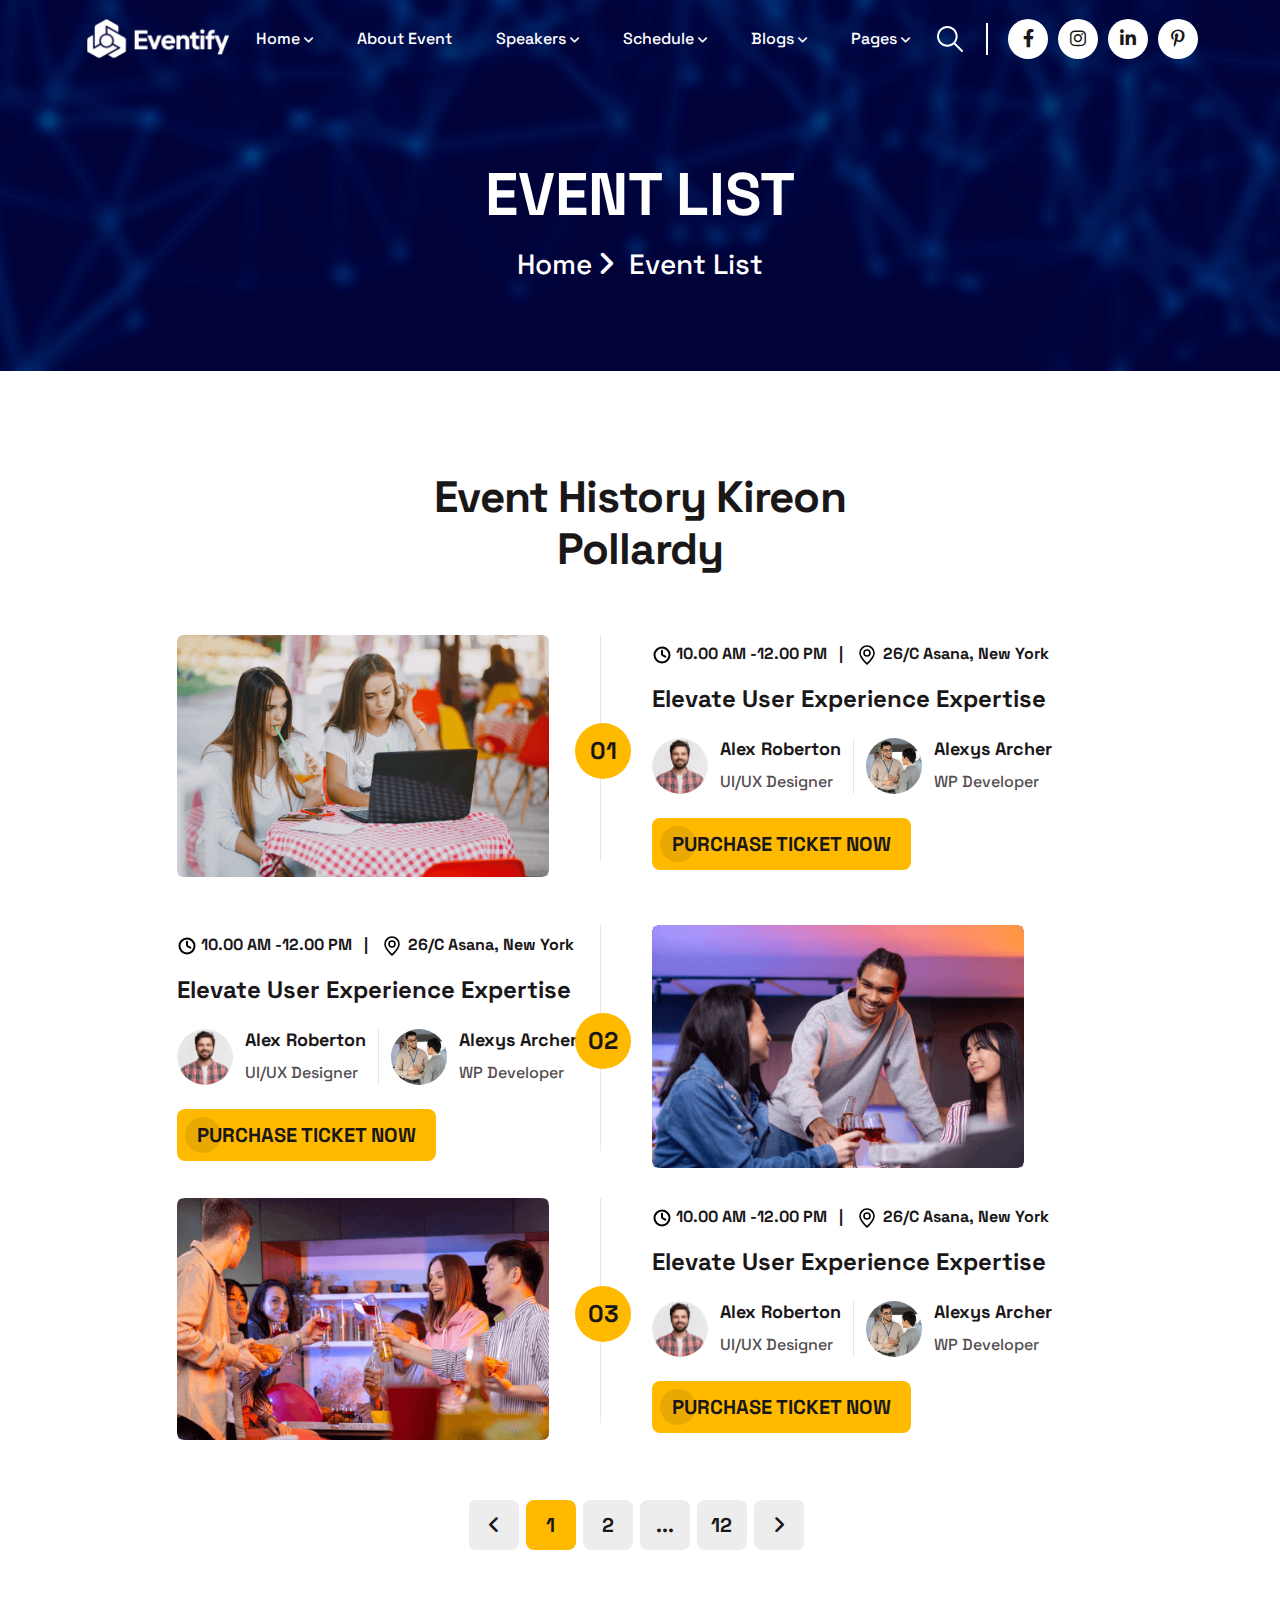
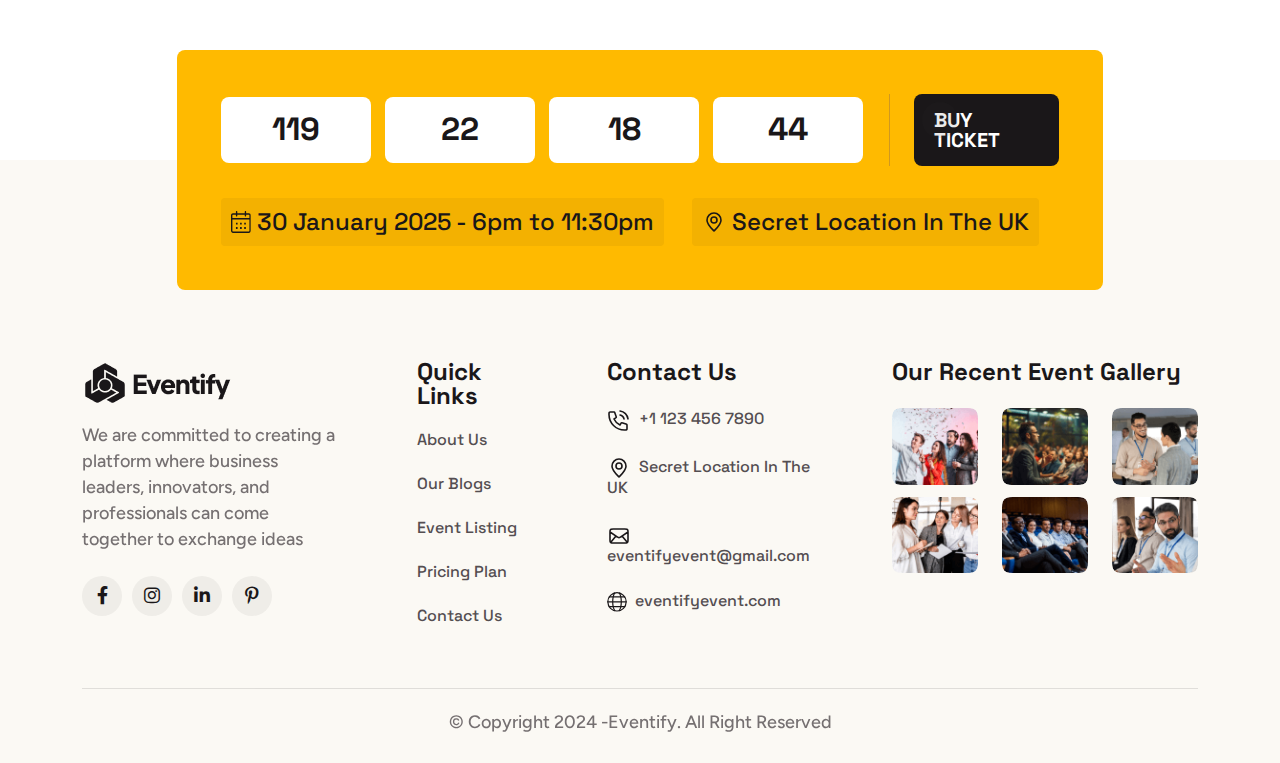
<file: event.html>
<!DOCTYPE html>
<html lang="en">
	<head>
		<meta charset="UTF-8" />
		<meta name="viewport" content="width=device-width, initial-scale=1.0" />
		<title>Eventify- Event And Conference Theme</title>

		<!--=====FAB ICON=======-->
		<link rel="shortcut icon" href="assets/img/logo/fav-logo1.png" />

		<!--===== CSS LINK =======-->
		<link rel="stylesheet" href="assets/css/vendor/bootstrap.min.css" />
		<link rel="stylesheet" href="assets/css/vendor/aos.css" />
		<link rel="stylesheet" href="assets/css/vendor/fontawesome.css" />
		<link rel="stylesheet" href="assets/css/vendor/magnific-popup.css" />
		<link rel="stylesheet" href="assets/css/vendor/mobile.css" />
		<link rel="stylesheet" href="assets/css/vendor/owlcarousel.min.css" />
		<link rel="stylesheet" href="assets/css/vendor/sidebar.css" />
		<link rel="stylesheet" href="assets/css/vendor/slick-slider.css" />
		<link rel="stylesheet" href="assets/css/vendor/nice-select.css" />
		<link rel="stylesheet" href="assets/css/vendor/odometer.css" />
		<link rel="stylesheet" href="assets/css/main.css" />

		<!--=====  JS SCRIPT LINK =======-->
		<script src="assets/js/vendor/jquery-3.7.1.min.js"></script>
	</head>
	<body class="homepage1-body">
		<!-- Popup Section -->
		<div id="popup" class="popup-overlay d-none">
			<div class="popup-content">
				<span class="close-btn" id="close-popup">&times;</span>
				<div class="popup-icon">
					<img src="assets/img/logo/popup-logo.png" alt="" />
				</div>
				<div class="space32"></div>
				<div class="heading2">
					<h2>Grow your business with our agency</h2>
					<div class="space8"></div>
					<ul>
						<li><img src="assets/img/icons/check3.svg" alt="" />Elevate User Experience Expertise</li>
						<li><img src="assets/img/icons/check3.svg" alt="" /> Elevate Your UI/UX Skills Designer</li>
						<li><img src="assets/img/icons/check3.svg" alt="" />Join Leading UI/UX Event the Year</li>
					</ul>
				</div>
				<div class="space50"></div>
				<a class="vl-btn2" href="contact.html"
					><span class="demo">Buy Ticket Now</span><span class="arrow"><i class="fa-solid fa-arrow-right"></i></span>
				</a>
				<p class="no-thanks">No thanks</p>
			</div>
		</div>
		<!--===== PRELOADER STARTS =======-->
		<div class="preloader">
			<div class="loading-container">
				<div class="loading"></div>
				<div id="loading-icon"><img src="assets/img/logo/preloader.png" alt="" /></div>
			</div>
		</div>
		<!--===== PRELOADER ENDS =======-->

		<!--===== PAGE PROGRESS START=======-->
		<div class="paginacontainer">
			<div class="progress-wrap">
				<svg class="progress-circle svg-content" width="100%" height="100%" viewBox="-1 -1 102 102">
					<path d="M50,1 a49,49 0 0,1 0,98 a49,49 0 0,1 0,-98" />
				</svg>
			</div>
		</div>
		<!--===== PAGE PROGRESS END=======-->

		<!--=====HEADER START=======-->
		<header>
			<div class="header-area homepage1 header header-sticky d-none d-lg-block" id="header">
				<div class="container">
					<div class="row">
						<div class="col-lg-12">
							<div class="header-elements">
								<div class="site-logo">
									<a href="index.html"><img src="assets/img/logo/logo1.png" alt="" /></a>
								</div>
								<div class="main-menu">
									<ul>
										<li>
											<a href="#">Home <i class="fa-solid fa-angle-down"></i></a>
											<div class="tp-submenu">
												<div class="row">
													<div class="col-lg-12">
														<div class="all-images-menu">
															<div class="homemenu-thumb">
																<div class="img1">
																	<img src="assets/img/all-images/demo/demo-img1.png" alt="" />
																</div>
																<div class="homemenu-btn">
																	<a class="vl-btn1" href="index.html">View Demo </a>
																</div>
																<div class="homemenu-text">
																	<a href="index.html">Eventify-Homepage 01</a>
																</div>
															</div>

															<div class="homemenu-thumb">
																<div class="img1">
																	<img src="assets/img/all-images/demo/demo-img2.png" alt="" />
																</div>
																<div class="homemenu-btn">
																	<a class="vl-btn1" href="index2.html">View Demo </a>
																</div>
																<div class="homemenu-text">
																	<a href="index2.html">Eventify-Homepage 02</a>
																</div>
															</div>

															<div class="homemenu-thumb">
																<div class="img1">
																	<img src="assets/img/all-images/demo/demo-img3.png" alt="" />
																</div>
																<div class="homemenu-btn">
																	<a class="vl-btn1" href="index3.html">View Demo </a>
																</div>
																<div class="homemenu-text">
																	<a href="index3.html">Eventify-Homepage 03</a>
																</div>
															</div>

															<div class="homemenu-thumb">
																<div class="img1">
																	<img src="assets/img/all-images/demo/demo-img4.png" alt="" />
																</div>
																<div class="homemenu-btn">
																	<a class="vl-btn1" href="index4.html">View Demo </a>
																</div>
																<div class="homemenu-text">
																	<a href="index4.html">Eventify-Homepage 04</a>
																</div>
															</div>

															<div class="homemenu-thumb" style="margin: 0">
																<div class="img1">
																	<img src="assets/img/all-images/demo/demo-img5.png" alt="" />
																</div>
																<div class="homemenu-btn">
																	<a class="vl-btn1" href="index5.html">View Demo </a>
																</div>
																<div class="homemenu-text">
																	<a href="index5.html">Eventify-Homepage 05</a>
																</div>
															</div>
														</div>

														<div class="all-images-menu">
															<div class="homemenu-thumb">
																<div class="img1">
																	<img src="assets/img/all-images/demo/demo-img6.png" alt="" />
																</div>
																<div class="homemenu-btn">
																	<a class="vl-btn1" href="index6.html">View Demo </a>
																</div>
																<div class="homemenu-text">
																	<a href="index6.html">Eventify-Homepage 06</a>
																</div>
															</div>

															<div class="homemenu-thumb">
																<div class="img1">
																	<img src="assets/img/all-images/demo/demo-img7.png" alt="" />
																</div>
																<div class="homemenu-btn">
																	<a class="vl-btn1" href="index7.html">View Demo </a>
																</div>
																<div class="homemenu-text">
																	<a href="index7.html">Eventify-Homepage 07</a>
																</div>
															</div>

															<div class="homemenu-thumb">
																<div class="img1">
																	<img src="assets/img/all-images/demo/demo-img8.png" alt="" />
																</div>
																<div class="homemenu-btn">
																	<a class="vl-btn1" href="index8.html">View Demo </a>
																</div>
																<div class="homemenu-text">
																	<a href="index8.html">Eventify-Homepage 08</a>
																</div>
															</div>

															<div class="homemenu-thumb">
																<div class="img1">
																	<img src="assets/img/all-images/demo/demo-img9.png" alt="" />
																</div>
																<div class="homemenu-btn">
																	<a class="vl-btn1" href="index9.html">View Demo </a>
																</div>
																<div class="homemenu-text">
																	<a href="index9.html">Eventify-Homepage 09</a>
																</div>
															</div>

															<div class="homemenu-thumb" style="margin: 0">
																<div class="img1">
																	<img src="assets/img/all-images/demo/demo-img10.png" alt="" />
																</div>
																<div class="homemenu-btn">
																	<a class="vl-btn1" href="index10.html">View Demo </a>
																</div>
																<div class="homemenu-text">
																	<a href="index10.html">Eventify-Homepage 10</a>
																</div>
															</div>
														</div>
													</div>
												</div>
											</div>
										</li>
										<li><a href="about.html">About Event</a></li>
										<li>
											<a href="#">Speakers <i class="fa-solid fa-angle-down"></i></a>
											<ul class="dropdown-padding">
												<li><a href="speakers.html">Speakers</a></li>
												<li><a href="speakers-single.html">Speakers Details</a></li>
											</ul>
										</li>

										<li>
											<a href="#">Schedule <i class="fa-solid fa-angle-down"></i></a>
											<ul class="dropdown-padding">
												<li><a href="event.html">Our Event</a></li>
												<li><a href="event-schedule.html">Event Schedule</a></li>
												<li><a href="event-single.html">Event Details</a></li>
											</ul>
										</li>
										<li>
											<a href="#">Blogs <i class="fa-solid fa-angle-down"></i></a>
											<ul class="dropdown-padding">
												<li><a href="blog.html">Our Blog</a></li>
												<li><a href="blog-single.html">Blog Details</a></li>
											</ul>
										</li>
										<li>
											<a href="#">Pages <i class="fa-solid fa-angle-down"></i></a>
											<ul class="dropdown-padding">
												<li><a href="memories.html">Our Memories</a></li>
												<li><a href="pricing-plan.html">Pricing Plan</a></li>
												<li><a href="faq.html">FAQ,s</a></li>
												<li><a href="contact.html">Contact Us</a></li>
											</ul>
										</li>
									</ul>
								</div>
								<div class="btn-area">
									<div class="search-icon header__search header-search-btn">
										<a href="#"><img src="assets/img/icons/search1.svg" alt="" /></a>
									</div>
									<ul>
										<li>
											<a href="#"><i class="fa-brands fa-facebook-f"></i></a>
										</li>
										<li>
											<a href="#"><i class="fa-brands fa-instagram"></i></a>
										</li>
										<li>
											<a href="#"><i class="fa-brands fa-linkedin-in"></i></a>
										</li>
										<li>
											<a href="#" class="m-0"><i class="fa-brands fa-pinterest-p"></i></a>
										</li>
									</ul>
								</div>

								<div class="header-search-form-wrapper">
									<div class="tx-search-close tx-close"><i class="fa-solid fa-xmark"></i></div>
									<div class="header-search-container">
										<form role="search" class="search-form">
											<input type="search" class="search-field" placeholder="Search …" value="" name="s" />
											<button type="submit" class="search-submit"><img src="assets/img/icons/search1.svg" alt="" /></button>
										</form>
									</div>
								</div>
								<div class="body-overlay"></div>
							</div>
						</div>
					</div>
				</div>
			</div>
		</header>
		<!--=====HEADER END =======-->

		<!--===== MOBILE HEADER STARTS =======-->
		<div class="mobile-header mobile-haeder1 d-block d-lg-none">
			<div class="container-fluid">
				<div class="col-12">
					<div class="mobile-header-elements">
						<div class="mobile-logo">
							<a href="index.html"><img src="assets/img/logo/logo1.png" alt="" /></a>
						</div>
						<div class="mobile-nav-icon dots-menu">
							<i class="fa-solid fa-bars-staggered"></i>
						</div>
					</div>
				</div>
			</div>
		</div>

		<div class="mobile-sidebar mobile-sidebar1">
			<div class="logosicon-area">
				<div class="logos">
					<img src="assets/img/logo/logo2.png" alt="" />
				</div>
				<div class="menu-close">
					<i class="fa-solid fa-xmark"></i>
				</div>
			</div>
			<div class="mobile-nav mobile-nav1">
				<ul class="mobile-nav-list nav-list1">
					<li>
						<a href="#">Home </a>
						<ul class="sub-menu">
							<li><a href="index.html">Home One</a></li>
							<li><a href="index2.html">Home Two</a></li>
							<li><a href="index3.html">Home Three</a></li>
							<li><a href="index4.html">Home Four</a></li>
							<li><a href="index5.html">Home Five</a></li>
							<li><a href="index6.html">Home Six</a></li>
							<li><a href="index7.html">Home Seven</a></li>
							<li><a href="index8.html">Home Eight</a></li>
							<li><a href="index9.html">Home Nine</a></li>
							<li><a href="index10.html">Home Ten</a></li>
						</ul>
					</li>
					<li><a href="about.html">About Event</a></li>
					<li>
						<a href="features.html">Speakers</a>
						<ul class="sub-menu">
							<li><a href="speakers.html">Speakers</a></li>
							<li><a href="speakers-single.html">Speakers Details</a></li>
						</ul>
					</li>
					<li>
						<a href="features.html">Schedule</a>
						<ul class="sub-menu">
							<li><a href="event.html">Our Event</a></li>
							<li><a href="event-schedule.html">Event Schedule</a></li>
							<li><a href="event-single.html">Event Details</a></li>
						</ul>
					</li>
					<li>
						<a href="#">Blogs</a>
						<ul class="sub-menu">
							<li><a href="blog.html">Our Blog</a></li>
							<li><a href="blog-single.html">Blog Details</a></li>
						</ul>
					</li>
					<li>
						<a href="#">Pages</a>
						<ul class="sub-menu">
							<li><a href="memories.html">Our Memories</a></li>
							<li><a href="pricing-plan.html">Pricing Plan</a></li>
							<li><a href="faq.html">FAQ,s</a></li>
							<li><a href="contact.html">Contact Us</a></li>
						</ul>
					</li>
					<li><a href="contact.html">Contact Us</a></li>
				</ul>
				<div class="allmobilesection">
					<a href="contact.html" class="vl-btn1">Contact Now</a>
					<div class="single-footer">
						<h3>Contact Info</h3>
						<div class="footer1-contact-info">
							<div class="contact-info-single">
								<div class="contact-info-icon">
									<span><i class="fa-solid fa-phone-volume"></i></span>
								</div>
								<div class="contact-info-text">
									<a href="tel:+3(924)4596512">+3(924)4596512</a>
								</div>
							</div>
							<div class="contact-info-single">
								<div class="contact-info-icon">
									<span><i class="fa-solid fa-envelope"></i></span>
								</div>
								<div class="contact-info-text">
									<a href="mailto:info@example.com">info@example.com</a>
								</div>
							</div>
							<div class="single-footer">
								<h3>Our Location</h3>
								<div class="contact-info-single">
									<div class="contact-info-icon">
										<span><i class="fa-solid fa-location-dot"></i></span>
									</div>
									<div class="contact-info-text">
										<a href="mailto:info@example.com"
											>55 East Birchwood Ave.Brooklyn, <br />
											New York 11201,United States</a
										>
									</div>
								</div>
							</div>
							<div class="single-footer">
								<h3>Social Links</h3>
								<div class="social-links-mobile-menu">
									<ul>
										<li>
											<a href="#"><i class="fa-brands fa-facebook-f"></i></a>
										</li>
										<li>
											<a href="#"><i class="fa-brands fa-instagram"></i></a>
										</li>
										<li>
											<a href="#"><i class="fa-brands fa-linkedin-in"></i></a>
										</li>
										<li>
											<a href="#"><i class="fa-brands fa-youtube"></i></a>
										</li>
									</ul>
								</div>
							</div>
						</div>
					</div>
				</div>
			</div>
		</div>
		<!--===== MOBILE HEADER STARTS =======-->

		<!--===== HERO AREA STARTS =======-->
		<div class="inner-page-header" style="background-image: url(assets/img/bg/header-bg8.png)">
			<div class="container">
				<div class="row">
					<div class="col-lg-6 m-auto">
						<div class="heading1 text-center">
							<h1>Event List</h1>
							<div class="space20"></div>
							<a href="index.html">Home <i class="fa-solid fa-angle-right"></i> <span>Event List</span></a>
						</div>
					</div>
				</div>
			</div>
		</div>
		<!--===== HERO AREA ENDS =======-->

		<!--===== EVENT AREA STARTS =======-->
		<div class="event-team-area sp1">
			<div class="container">
				<div class="row">
					<div class="col-lg-6 m-auto">
						<div class="heading2 text-center space-margin60">
							<h2>Event History Kireon Pollardy</h2>
						</div>
					</div>
				</div>
				<div class="row">
					<div class="col-lg-12 m-auto">
						<div class="event-widget-area">
							<div class="row">
								<div class="col-lg-10 m-auto">
									<div class="event2-boxarea box1">
										<h1 class="active">01</h1>
										<div class="row align-items-center">
											<div class="col-lg-5">
												<div class="img1">
													<img src="assets/img/all-images/event/event-img4.png" alt="" />
												</div>
											</div>
											<div class="col-lg-1"></div>
											<div class="col-lg-6">
												<div class="content-area">
													<ul>
														<li>
															<a href="#"><img src="assets/img/icons/clock1.svg" alt="" />10.00 AM -12.00 PM <span> | </span></a>
														</li>
														<li>
															<a href="#"><img src="assets/img/icons/location1.svg" alt="" />26/C Asana, New York </a>
														</li>
													</ul>
													<div class="space20"></div>
													<a href="event-single.html" class="head">Elevate User Experience Expertise</a>
													<div class="space24"></div>
													<div class="author-area">
														<div class="autho-name-area">
															<div class="img1">
																<img src="assets/img/all-images/testimonials/testimonial-img1.png" alt="" />
															</div>
															<div class="text">
																<a href="speakers-single.html">Alex Roberton</a>
																<div class="space8"></div>
																<p>UI/UX Designer</p>
															</div>
														</div>

														<div class="autho-name-area" style="padding: 0 0 0 12px; border: none">
															<div class="img1">
																<img src="assets/img/all-images/testimonials/testimonial-img2.png" alt="" />
															</div>
															<div class="text">
																<a href="speakers-single.html">Alexys Archer</a>
																<div class="space8"></div>
																<p>WP Developer</p>
															</div>
														</div>
													</div>
													<div class="space24"></div>
													<div class="btn-area1">
														<a href="pricing-plan.html" class="vl-btn1"><span class="demo">purchase ticket Now</span></a>
													</div>
												</div>
											</div>
										</div>
									</div>
								</div>
							</div>
							<div class="space48"></div>
							<div class="row">
								<div class="col-lg-10 m-auto">
									<div class="event2-boxarea box1">
										<h1 class="active">02</h1>
										<div class="row align-items-center">
											<div class="col-lg-6">
												<div class="content-area">
													<ul>
														<li>
															<a href="#"><img src="assets/img/icons/clock1.svg" alt="" />10.00 AM -12.00 PM <span> | </span></a>
														</li>
														<li>
															<a href="#"><img src="assets/img/icons/location1.svg" alt="" />26/C Asana, New York </a>
														</li>
													</ul>
													<div class="space20"></div>
													<a href="event-single.html" class="head">Elevate User Experience Expertise</a>
													<div class="space24"></div>
													<div class="author-area">
														<div class="autho-name-area">
															<div class="img1">
																<img src="assets/img/all-images/testimonials/testimonial-img1.png" alt="" />
															</div>
															<div class="text">
																<a href="speakers-single.html">Alex Roberton</a>
																<div class="space8"></div>
																<p>UI/UX Designer</p>
															</div>
														</div>

														<div class="autho-name-area" style="padding: 0 0 0 12px; border: none">
															<div class="img1">
																<img src="assets/img/all-images/testimonials/testimonial-img2.png" alt="" />
															</div>
															<div class="text">
																<a href="speakers-single.html">Alexys Archer</a>
																<div class="space8"></div>
																<p>WP Developer</p>
															</div>
														</div>
													</div>
													<div class="space24"></div>
													<div class="btn-area1">
														<a href="pricing-plan.html" class="vl-btn1"><span class="demo">purchase ticket Now</span></a>
													</div>
												</div>
												<div class="space30 d-lg-none d-block"></div>
											</div>

											<div class="col-lg-5">
												<div class="img1">
													<img src="assets/img/all-images/event/event-img5.png" alt="" />
												</div>
											</div>
										</div>
									</div>
								</div>
							</div>
							<div class="space30"></div>
							<div class="row">
								<div class="col-lg-10 m-auto">
									<div class="event2-boxarea box1">
										<h1 class="active">03</h1>
										<div class="row align-items-center">
											<div class="col-lg-5">
												<div class="img1">
													<img src="assets/img/all-images/event/event-img6.png" alt="" />
												</div>
											</div>
											<div class="col-lg-1"></div>
											<div class="col-lg-6">
												<div class="content-area">
													<ul>
														<li>
															<a href="#"><img src="assets/img/icons/clock1.svg" alt="" />10.00 AM -12.00 PM <span> | </span></a>
														</li>
														<li>
															<a href="#"><img src="assets/img/icons/location1.svg" alt="" />26/C Asana, New York </a>
														</li>
													</ul>
													<div class="space20"></div>
													<a href="event-single.html" class="head">Elevate User Experience Expertise</a>
													<div class="space24"></div>
													<div class="author-area">
														<div class="autho-name-area">
															<div class="img1">
																<img src="assets/img/all-images/testimonials/testimonial-img1.png" alt="" />
															</div>
															<div class="text">
																<a href="speakers-single.html">Alex Roberton</a>
																<div class="space8"></div>
																<p>UI/UX Designer</p>
															</div>
														</div>

														<div class="autho-name-area" style="padding: 0 0 0 12px; border: none">
															<div class="img1">
																<img src="assets/img/all-images/testimonials/testimonial-img2.png" alt="" />
															</div>
															<div class="text">
																<a href="speakers-single.html">Alexys Archer</a>
																<div class="space8"></div>
																<p>WP Developer</p>
															</div>
														</div>
													</div>
													<div class="space24"></div>
													<div class="btn-area1">
														<a href="pricing-plan.html" class="vl-btn1"><span class="demo">purchase ticket Now</span></a>
													</div>
												</div>
											</div>
										</div>
									</div>
								</div>
							</div>
						</div>

						<div class="space60"></div>
						<div class="pagination-area">
							<nav aria-label="Page navigation example">
								<ul class="pagination">
									<li class="page-item">
										<a class="page-link" href="#" aria-label="Previous">
											<i class="fa-solid fa-angle-left"></i>
										</a>
									</li>
									<li class="page-item"><a class="page-link active" href="#">1</a></li>
									<li class="page-item"><a class="page-link" href="#">2</a></li>
									<li class="page-item"><a class="page-link" href="#">...</a></li>
									<li class="page-item"><a class="page-link" href="#">12</a></li>
									<li class="page-item">
										<a class="page-link" href="#" aria-label="Next">
											<i class="fa-solid fa-angle-right"></i>
										</a>
									</li>
								</ul>
							</nav>
						</div>
					</div>
				</div>
			</div>
		</div>
		<!--===== EVENT AREA ENDS =======-->

		<!--===== CTA AREA STARTS =======-->
		<div class="cta1-section-area d-lg-block d-block">
			<div class="container">
				<div class="row">
					<div class="col-lg-10 m-auto">
						<div class="cta1-main-boxarea">
							<div class="timer-btn-area">
								<div class="timer">
									<div class="time-box">
										<span id="days1" class="time-value">119</span>
										<br />
									</div>
									<div class="space14"></div>
									<div class="time-box">
										<span id="hours1" class="time-value">22</span>
										<br />
									</div>
									<div class="space14"></div>
									<div class="time-box">
										<span id="minutes1" class="time-value">18</span>
										<br />
									</div>
									<div class="space14"></div>
									<div class="time-box" style="margin: 0 26px 0 0">
										<span id="seconds1" class="time-value">44</span>
										<br />
									</div>
								</div>
								<div class="btn-area1">
									<a href="pricing-plan.html" class="vl-btn1">Buy Ticket</a>
								</div>
							</div>
							<ul>
								<li>
									<a href="#"><img src="assets/img/icons/calender1.svg" alt="" />30 January 2025 - 6pm to 11:30pm</a>
								</li>
								<li class="m-0">
									<a href="#"><img src="assets/img/icons/location1.svg" alt="" />Secret Location In The UK</a>
								</li>
							</ul>
						</div>
					</div>
				</div>
			</div>
		</div>
		<!--===== CTA AREA ENDS =======-->

		<!--===== CTA AREA STARTS =======-->
		<div class="cta1-section-area d-lg-none d-block">
			<div class="container">
				<div class="row">
					<div class="col-lg-10 m-auto">
						<div class="cta1-main-boxarea">
							<div class="timer-btn-area">
								<div class="timer">
									<div class="time-box">
										<span id="days" class="time-value">119</span>
										<br />
									</div>
									<div class="space14"></div>
									<div class="time-box">
										<span id="hours" class="time-value">22</span>
										<br />
									</div>
									<div class="space14"></div>
									<div class="time-box">
										<span id="minutes" class="time-value">18</span>
										<br />
									</div>
									<div class="space14"></div>
									<div class="time-box" style="margin: 0 26px 0 0">
										<span id="seconds" class="time-value">44</span>
										<br />
									</div>
								</div>
								<div class="btn-area1">
									<a href="pricing-plan.html" class="vl-btn1">Buy Ticket</a>
								</div>
							</div>
							<ul>
								<li>
									<a href="#"><img src="assets/img/icons/calender1.svg" alt="" />30 January 2025 - 6pm to 11:30pm</a>
								</li>
								<li class="m-0">
									<a href="#"><img src="assets/img/icons/location1.svg" alt="" />Secret Location In The UK</a>
								</li>
							</ul>
						</div>
					</div>
				</div>
			</div>
		</div>
		<!--===== CTA AREA ENDS =======-->

		<!--===== FOOTER AREA STARTS =======-->
		<div class="footer1-sertion-area">
			<div class="container">
				<div class="row">
					<div class="col-lg-3 col-md-6">
						<div class="footer-logo-area">
							<img src="assets/img/logo/logo2.png" alt="" />
							<div class="space16"></div>
							<p>We are committed to creating a platform where business leaders, innovators, and professionals can come together to exchange ideas</p>
							<div class="space24"></div>
							<ul>
								<li>
									<a href="#"><i class="fa-brands fa-facebook-f"></i></a>
								</li>
								<li>
									<a href="#"><i class="fa-brands fa-instagram"></i></a>
								</li>
								<li>
									<a href="#"><i class="fa-brands fa-linkedin-in"></i></a>
								</li>
								<li>
									<a href="#" class="m-0"><i class="fa-brands fa-pinterest-p"></i></a>
								</li>
							</ul>
						</div>
					</div>
					<div class="col-lg-2 col-md-6">
						<div class="link-content">
							<h3>Quick Links</h3>
							<ul>
								<li><a href="about.html">About Us</a></li>
								<li><a href="blog.html">Our Blogs</a></li>
								<li><a href="event.html">Event Listing</a></li>
								<li><a href="pricing-plan.html">Pricing Plan</a></li>
								<li><a href="contact.html">Contact Us</a></li>
							</ul>
						</div>
					</div>

					<div class="col-lg-3 col-md-6">
						<div class="link-content2">
							<h3>Contact Us</h3>
							<ul>
								<li>
									<a href="tel:+11234567890"><img src="assets/img/icons/phn1.svg" alt="" />+1 123 456 7890</a>
								</li>
								<li>
									<a href="#"><img src="assets/img/icons/location1.svg" alt="" />Secret Location In The UK</a>
								</li>
								<li>
									<a href="mailto:eventifyevent@gmail.com"><img src="assets/img/icons/mail1.svg" alt="" />eventifyevent@gmail.com</a>
								</li>
								<li>
									<a href="#"> <img src="assets/img/icons/world1.svg" alt="" />eventifyevent.com</a>
								</li>
							</ul>
						</div>
					</div>
					<div class="col-lg-4 col-md-6">
						<div class="footer-social-box">
							<h3>Our Recent Event Gallery</h3>
							<div class="space12"></div>
							<div class="row">
								<div class="col-lg-4 col-md-4 col-4">
									<div class="img1">
										<img src="assets/img/all-images/footer/footer-img1.png" alt="" />
										<div class="icons">
											<a href="#"><i class="fa-brands fa-instagram"></i></a>
										</div>
									</div>
								</div>
								<div class="col-lg-4 col-md-4 col-4">
									<div class="img1">
										<img src="assets/img/all-images/footer/footer-img2.png" alt="" />
										<div class="icons">
											<a href="#"><i class="fa-brands fa-instagram"></i></a>
										</div>
									</div>
								</div>
								<div class="col-lg-4 col-md-4 col-4">
									<div class="img1">
										<img src="assets/img/all-images/footer/footer-img3.png" alt="" />
										<div class="icons">
											<a href="#"><i class="fa-brands fa-instagram"></i></a>
										</div>
									</div>
								</div>
								<div class="col-lg-4 col-md-4 col-4">
									<div class="img1">
										<img src="assets/img/all-images/footer/footer-img4.png" alt="" />
										<div class="icons">
											<a href="#"><i class="fa-brands fa-instagram"></i></a>
										</div>
									</div>
								</div>
								<div class="col-lg-4 col-md-4 col-4">
									<div class="img1">
										<img src="assets/img/all-images/footer/footer-img5.png" alt="" />
										<div class="icons">
											<a href="#"><i class="fa-brands fa-instagram"></i></a>
										</div>
									</div>
								</div>
								<div class="col-lg-4 col-md-4 col-4">
									<div class="img1">
										<img src="assets/img/all-images/footer/footer-img6.png" alt="" />
										<div class="icons">
											<a href="#"><i class="fa-brands fa-instagram"></i></a>
										</div>
									</div>
								</div>
							</div>
						</div>
					</div>
				</div>
				<div class="space60"></div>
				<div class="row">
					<div class="col-lg-12">
						<div class="copyright">
							<p>&copy; Copyright 2024 -Eventify. All Right Reserved</p>
						</div>
					</div>
				</div>
			</div>
		</div>
		<!--===== FOOTER AREA ENDS =======-->

		<!--===== JS SCRIPT LINK =======-->
		<script src="assets/js/vendor/bootstrap.min.js"></script>
		<script src="assets/js/vendor/fontawesome.js"></script>
		<script src="assets/js/vendor/aos.js"></script>
		<script src="assets/js/vendor/jquery.appear.js"></script>
		<script src="assets/js/vendor/jquery.odometer.min.js"></script>
		<script src="assets/js/vendor/sidebar.js"></script>
		<script src="assets/js/vendor/magnific-popup.js"></script>
		<script src="assets/js/vendor/gsap.min.js"></script>
		<script src="assets/js/vendor/ScrollTrigger.min.js"></script>
		<script src="assets/js/vendor/Splitetext.js"></script>
		<script src="assets/js/vendor/mobilemenu.js"></script>
		<script src="assets/js/vendor/owlcarousel.min.js"></script>
		<script src="assets/js/vendor/nice-select.js"></script>
		<script src="assets/js/vendor/waypoints.js"></script>
		<script src="assets/js/vendor/slick-slider.js"></script>
		<script src="assets/js/vendor/circle-progress.js"></script>
		<script src="assets/js/main.js"></script>
	</body>
</html>
</file>
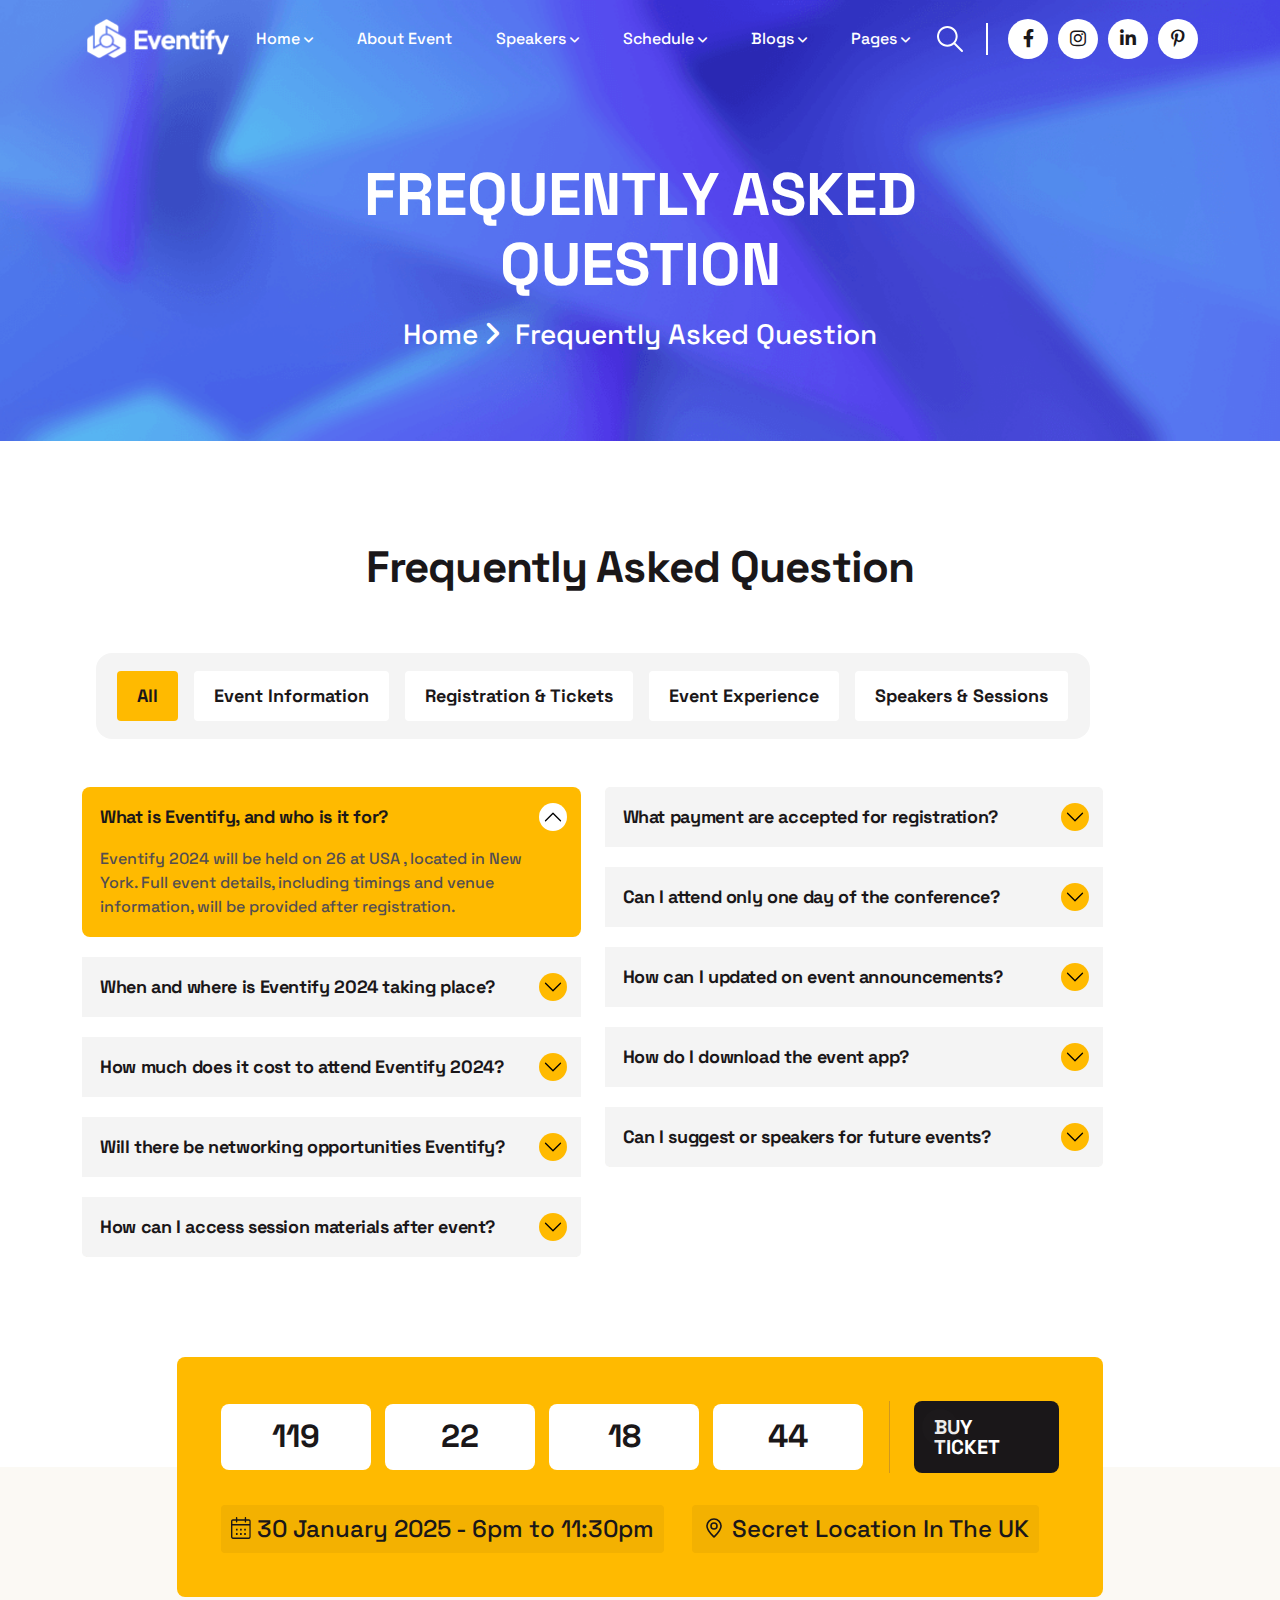
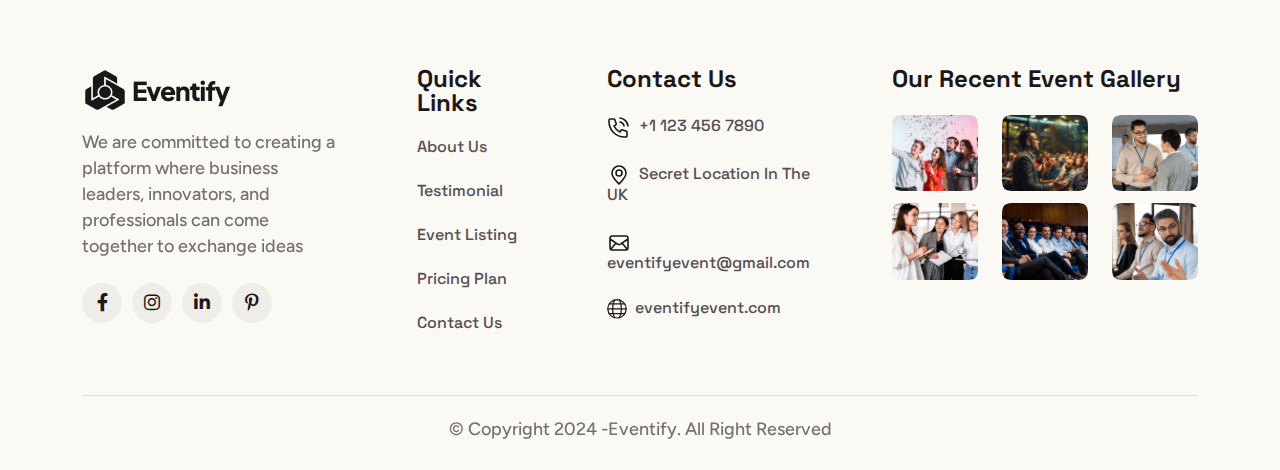
<file: faq.html>
<!DOCTYPE html>
<html lang="en">
	<head>
		<meta charset="UTF-8" />
		<meta name="viewport" content="width=device-width, initial-scale=1.0" />
		<title>Eventify- Event And Conference Theme</title>

		<!--=====FAB ICON=======-->
		<link rel="shortcut icon" href="assets/img/logo/fav-logo1.png" />

		<!--===== CSS LINK =======-->
		<link rel="stylesheet" href="assets/css/vendor/bootstrap.min.css" />
		<link rel="stylesheet" href="assets/css/vendor/aos.css" />
		<link rel="stylesheet" href="assets/css/vendor/fontawesome.css" />
		<link rel="stylesheet" href="assets/css/vendor/magnific-popup.css" />
		<link rel="stylesheet" href="assets/css/vendor/mobile.css" />
		<link rel="stylesheet" href="assets/css/vendor/owlcarousel.min.css" />
		<link rel="stylesheet" href="assets/css/vendor/sidebar.css" />
		<link rel="stylesheet" href="assets/css/vendor/slick-slider.css" />
		<link rel="stylesheet" href="assets/css/vendor/nice-select.css" />
		<link rel="stylesheet" href="assets/css/vendor/odometer.css" />
		<link rel="stylesheet" href="assets/css/main.css" />

		<!--=====  JS SCRIPT LINK =======-->
		<script src="assets/js/vendor/jquery-3.7.1.min.js"></script>
	</head>
	<body class="homepage1-body">
		<!-- Popup Section -->
		<div id="popup" class="popup-overlay d-none">
			<div class="popup-content">
				<span class="close-btn" id="close-popup">&times;</span>
				<div class="popup-icon">
					<img src="assets/img/logo/popup-logo.png" alt="" />
				</div>
				<div class="space32"></div>
				<div class="heading2">
					<h2>Grow your business with our agency</h2>
					<div class="space8"></div>
					<ul>
						<li><img src="assets/img/icons/check3.svg" alt="" />Elevate User Experience Expertise</li>
						<li><img src="assets/img/icons/check3.svg" alt="" /> Elevate Your UI/UX Skills Designer</li>
						<li><img src="assets/img/icons/check3.svg" alt="" />Join Leading UI/UX Event the Year</li>
					</ul>
				</div>
				<div class="space50"></div>
				<a class="vl-btn2" href="contact.html"
					><span class="demo">Buy Ticket Now</span><span class="arrow"><i class="fa-solid fa-arrow-right"></i></span>
				</a>
				<p class="no-thanks">No thanks</p>
			</div>
		</div>
		<!--===== PRELOADER STARTS =======-->
		<div class="preloader">
			<div class="loading-container">
				<div class="loading"></div>
				<div id="loading-icon"><img src="assets/img/logo/preloader.png" alt="" /></div>
			</div>
		</div>
		<!--===== PRELOADER ENDS =======-->

		<!--===== PAGE PROGRESS START=======-->
		<div class="paginacontainer">
			<div class="progress-wrap">
				<svg class="progress-circle svg-content" width="100%" height="100%" viewBox="-1 -1 102 102">
					<path d="M50,1 a49,49 0 0,1 0,98 a49,49 0 0,1 0,-98" />
				</svg>
			</div>
		</div>
		<!--===== PAGE PROGRESS END=======-->

		<!--=====HEADER START=======-->
		<header>
			<div class="header-area homepage1 header header-sticky d-none d-lg-block" id="header">
				<div class="container">
					<div class="row">
						<div class="col-lg-12">
							<div class="header-elements">
								<div class="site-logo">
									<a href="index.html"><img src="assets/img/logo/logo1.png" alt="" /></a>
								</div>
								<div class="main-menu">
									<ul>
										<li>
											<a href="#">Home <i class="fa-solid fa-angle-down"></i></a>
											<div class="tp-submenu">
												<div class="row">
													<div class="col-lg-12">
														<div class="all-images-menu">
															<div class="homemenu-thumb">
																<div class="img1">
																	<img src="assets/img/all-images/demo/demo-img1.png" alt="" />
																</div>
																<div class="homemenu-btn">
																	<a class="vl-btn1" href="index.html">View Demo </a>
																</div>
																<div class="homemenu-text">
																	<a href="index.html">Eventify-Homepage 01</a>
																</div>
															</div>

															<div class="homemenu-thumb">
																<div class="img1">
																	<img src="assets/img/all-images/demo/demo-img2.png" alt="" />
																</div>
																<div class="homemenu-btn">
																	<a class="vl-btn1" href="index2.html">View Demo </a>
																</div>
																<div class="homemenu-text">
																	<a href="index2.html">Eventify-Homepage 02</a>
																</div>
															</div>

															<div class="homemenu-thumb">
																<div class="img1">
																	<img src="assets/img/all-images/demo/demo-img3.png" alt="" />
																</div>
																<div class="homemenu-btn">
																	<a class="vl-btn1" href="index3.html">View Demo </a>
																</div>
																<div class="homemenu-text">
																	<a href="index3.html">Eventify-Homepage 03</a>
																</div>
															</div>

															<div class="homemenu-thumb">
																<div class="img1">
																	<img src="assets/img/all-images/demo/demo-img4.png" alt="" />
																</div>
																<div class="homemenu-btn">
																	<a class="vl-btn1" href="index4.html">View Demo </a>
																</div>
																<div class="homemenu-text">
																	<a href="index4.html">Eventify-Homepage 04</a>
																</div>
															</div>

															<div class="homemenu-thumb" style="margin: 0">
																<div class="img1">
																	<img src="assets/img/all-images/demo/demo-img5.png" alt="" />
																</div>
																<div class="homemenu-btn">
																	<a class="vl-btn1" href="index5.html">View Demo </a>
																</div>
																<div class="homemenu-text">
																	<a href="index5.html">Eventify-Homepage 05</a>
																</div>
															</div>
														</div>

														<div class="all-images-menu">
															<div class="homemenu-thumb">
																<div class="img1">
																	<img src="assets/img/all-images/demo/demo-img6.png" alt="" />
																</div>
																<div class="homemenu-btn">
																	<a class="vl-btn1" href="index6.html">View Demo </a>
																</div>
																<div class="homemenu-text">
																	<a href="index6.html">Eventify-Homepage 06</a>
																</div>
															</div>

															<div class="homemenu-thumb">
																<div class="img1">
																	<img src="assets/img/all-images/demo/demo-img7.png" alt="" />
																</div>
																<div class="homemenu-btn">
																	<a class="vl-btn1" href="index7.html">View Demo </a>
																</div>
																<div class="homemenu-text">
																	<a href="index7.html">Eventify-Homepage 07</a>
																</div>
															</div>

															<div class="homemenu-thumb">
																<div class="img1">
																	<img src="assets/img/all-images/demo/demo-img8.png" alt="" />
																</div>
																<div class="homemenu-btn">
																	<a class="vl-btn1" href="index8.html">View Demo </a>
																</div>
																<div class="homemenu-text">
																	<a href="index8.html">Eventify-Homepage 08</a>
																</div>
															</div>

															<div class="homemenu-thumb">
																<div class="img1">
																	<img src="assets/img/all-images/demo/demo-img9.png" alt="" />
																</div>
																<div class="homemenu-btn">
																	<a class="vl-btn1" href="index9.html">View Demo </a>
																</div>
																<div class="homemenu-text">
																	<a href="index9.html">Eventify-Homepage 09</a>
																</div>
															</div>

															<div class="homemenu-thumb" style="margin: 0">
																<div class="img1">
																	<img src="assets/img/all-images/demo/demo-img10.png" alt="" />
																</div>
																<div class="homemenu-btn">
																	<a class="vl-btn1" href="index10.html">View Demo </a>
																</div>
																<div class="homemenu-text">
																	<a href="index10.html">Eventify-Homepage 10</a>
																</div>
															</div>
														</div>
													</div>
												</div>
											</div>
										</li>
										<li><a href="about.html">About Event</a></li>
										<li>
											<a href="#">Speakers <i class="fa-solid fa-angle-down"></i></a>
											<ul class="dropdown-padding">
												<li><a href="speakers.html">Speakers</a></li>
												<li><a href="speakers-single.html">Speakers Details</a></li>
											</ul>
										</li>

										<li>
											<a href="#">Schedule <i class="fa-solid fa-angle-down"></i></a>
											<ul class="dropdown-padding">
												<li><a href="event.html">Our Event</a></li>
												<li><a href="event-schedule.html">Event Schedule</a></li>
												<li><a href="event-single.html">Event Details</a></li>
											</ul>
										</li>
										<li>
											<a href="#">Blogs <i class="fa-solid fa-angle-down"></i></a>
											<ul class="dropdown-padding">
												<li><a href="blog.html">Our Blog</a></li>
												<li><a href="blog-single.html">Blog Details</a></li>
											</ul>
										</li>
										<li>
											<a href="#">Pages <i class="fa-solid fa-angle-down"></i></a>
											<ul class="dropdown-padding">
												<li><a href="memories.html">Our Memories</a></li>
												<li><a href="pricing-plan.html">Pricing Plan</a></li>
												<li><a href="faq.html">FAQ,s</a></li>
												<li><a href="contact.html">Contact Us</a></li>
											</ul>
										</li>
									</ul>
								</div>
								<div class="btn-area">
									<div class="search-icon header__search header-search-btn">
										<a href="#"><img src="assets/img/icons/search1.svg" alt="" /></a>
									</div>
									<ul>
										<li>
											<a href="#"><i class="fa-brands fa-facebook-f"></i></a>
										</li>
										<li>
											<a href="#"><i class="fa-brands fa-instagram"></i></a>
										</li>
										<li>
											<a href="#"><i class="fa-brands fa-linkedin-in"></i></a>
										</li>
										<li>
											<a href="#" class="m-0"><i class="fa-brands fa-pinterest-p"></i></a>
										</li>
									</ul>
								</div>

								<div class="header-search-form-wrapper">
									<div class="tx-search-close tx-close"><i class="fa-solid fa-xmark"></i></div>
									<div class="header-search-container">
										<form role="search" class="search-form">
											<input type="search" class="search-field" placeholder="Search …" value="" name="s" />
											<button type="submit" class="search-submit"><img src="assets/img/icons/search1.svg" alt="" /></button>
										</form>
									</div>
								</div>
								<div class="body-overlay"></div>
							</div>
						</div>
					</div>
				</div>
			</div>
		</header>
		<!--=====HEADER END =======-->

		<!--===== MOBILE HEADER STARTS =======-->
		<div class="mobile-header mobile-haeder1 d-block d-lg-none">
			<div class="container-fluid">
				<div class="col-12">
					<div class="mobile-header-elements">
						<div class="mobile-logo">
							<a href="index.html"><img src="assets/img/logo/logo1.png" alt="" /></a>
						</div>
						<div class="mobile-nav-icon dots-menu">
							<i class="fa-solid fa-bars-staggered"></i>
						</div>
					</div>
				</div>
			</div>
		</div>

		<div class="mobile-sidebar mobile-sidebar1">
			<div class="logosicon-area">
				<div class="logos">
					<img src="assets/img/logo/logo2.png" alt="" />
				</div>
				<div class="menu-close">
					<i class="fa-solid fa-xmark"></i>
				</div>
			</div>
			<div class="mobile-nav mobile-nav1">
				<ul class="mobile-nav-list nav-list1">
					<li>
						<a href="#">Home </a>
						<ul class="sub-menu">
							<li><a href="index.html">Home One</a></li>
							<li><a href="index2.html">Home Two</a></li>
							<li><a href="index3.html">Home Three</a></li>
							<li><a href="index4.html">Home Four</a></li>
							<li><a href="index5.html">Home Five</a></li>
							<li><a href="index6.html">Home Six</a></li>
							<li><a href="index7.html">Home Seven</a></li>
							<li><a href="index8.html">Home Eight</a></li>
							<li><a href="index9.html">Home Nine</a></li>
							<li><a href="index10.html">Home Ten</a></li>
						</ul>
					</li>
					<li><a href="about.html">About Event</a></li>
					<li>
						<a href="features.html">Speakers</a>
						<ul class="sub-menu">
							<li><a href="speakers.html">Speakers</a></li>
							<li><a href="speakers-single.html">Speakers Details</a></li>
						</ul>
					</li>
					<li>
						<a href="features.html">Schedule</a>
						<ul class="sub-menu">
							<li><a href="event.html">Our Event</a></li>
							<li><a href="event-schedule.html">Event Schedule</a></li>
							<li><a href="event-single.html">Event Details</a></li>
						</ul>
					</li>
					<li>
						<a href="#">Blogs</a>
						<ul class="sub-menu">
							<li><a href="blog.html">Our Blog</a></li>
							<li><a href="blog-single.html">Blog Details</a></li>
						</ul>
					</li>
					<li>
						<a href="#">Pages</a>
						<ul class="sub-menu">
							<li><a href="memories.html">Our Memories</a></li>
							<li><a href="pricing-plan.html">Pricing Plan</a></li>
							<li><a href="faq.html">FAQ,s</a></li>
							<li><a href="contact.html">Contact Us</a></li>
						</ul>
					</li>
					<li><a href="contact.html">Contact Us</a></li>
				</ul>
				<div class="allmobilesection">
					<a href="contact.html" class="vl-btn1">Contact Now</a>
					<div class="single-footer">
						<h3>Contact Info</h3>
						<div class="footer1-contact-info">
							<div class="contact-info-single">
								<div class="contact-info-icon">
									<span><i class="fa-solid fa-phone-volume"></i></span>
								</div>
								<div class="contact-info-text">
									<a href="tel:+3(924)4596512">+3(924)4596512</a>
								</div>
							</div>
							<div class="contact-info-single">
								<div class="contact-info-icon">
									<span><i class="fa-solid fa-envelope"></i></span>
								</div>
								<div class="contact-info-text">
									<a href="mailto:info@example.com">info@example.com</a>
								</div>
							</div>
							<div class="single-footer">
								<h3>Our Location</h3>
								<div class="contact-info-single">
									<div class="contact-info-icon">
										<span><i class="fa-solid fa-location-dot"></i></span>
									</div>
									<div class="contact-info-text">
										<a href="mailto:info@example.com"
											>55 East Birchwood Ave.Brooklyn, <br />
											New York 11201,United States</a
										>
									</div>
								</div>
							</div>
							<div class="single-footer">
								<h3>Social Links</h3>
								<div class="social-links-mobile-menu">
									<ul>
										<li>
											<a href="#"><i class="fa-brands fa-facebook-f"></i></a>
										</li>
										<li>
											<a href="#"><i class="fa-brands fa-instagram"></i></a>
										</li>
										<li>
											<a href="#"><i class="fa-brands fa-linkedin-in"></i></a>
										</li>
										<li>
											<a href="#"><i class="fa-brands fa-youtube"></i></a>
										</li>
									</ul>
								</div>
							</div>
						</div>
					</div>
				</div>
			</div>
		</div>
		<!--===== MOBILE HEADER STARTS =======-->

		<!--===== HERO AREA STARTS =======-->
		<div class="inner-page-header" style="background-image: url(assets/img/bg/header-bg15.png)">
			<div class="container">
				<div class="row">
					<div class="col-lg-9 m-auto">
						<div class="heading1 text-center">
							<h1>Frequently Asked Question</h1>
							<div class="space20"></div>
							<a href="index.html">Home <i class="fa-solid fa-angle-right"></i> <span>Frequently Asked Question</span></a>
						</div>
					</div>
				</div>
			</div>
		</div>
		<!--===== HERO AREA ENDS =======-->

		<!--===== FAQ AREA STARTS =======-->
		<div class="faq-inner-section-area sp1">
			<div class="container">
				<div class="row">
					<div class="col-lg-7 m-auto">
						<div class="heading2 text-center space-margin60">
							<h2>Frequently Asked Question</h2>
						</div>
					</div>
				</div>
				<div class="row">
					<div class="col-lg-11">
						<div class="faq-widget-area">
							<ul class="nav nav-pills" id="pills-tab" role="tablist">
								<li class="nav-item" role="presentation">
									<button class="nav-link active" id="pills-home-tab" data-bs-toggle="pill" data-bs-target="#pills-home" type="button" role="tab" aria-controls="pills-home" aria-selected="true">All</button>
								</li>
								<li class="nav-item" role="presentation">
									<button class="nav-link" id="pills-profile-tab" data-bs-toggle="pill" data-bs-target="#pills-profile" type="button" role="tab" aria-controls="pills-profile" aria-selected="false">Event Information</button>
								</li>
								<li class="nav-item" role="presentation">
									<button class="nav-link" id="pills-contact-tab" data-bs-toggle="pill" data-bs-target="#pills-contact" type="button" role="tab" aria-controls="pills-contact" aria-selected="false">Registration & Tickets</button>
								</li>

								<li class="nav-item" role="presentation">
									<button class="nav-link" id="pills-contact1-tab" data-bs-toggle="pill" data-bs-target="#pills-contact1" type="button" role="tab" aria-controls="pills-contact1" aria-selected="false">Event Experience</button>
								</li>

								<li class="nav-item" role="presentation">
									<button class="nav-link m-0" id="pills-contact2-tab" data-bs-toggle="pill" data-bs-target="#pills-contact2" type="button" role="tab" aria-controls="pills-contact2" aria-selected="false">Speakers & Sessions</button>
								</li>
							</ul>
							<div class="space48"></div>
							<div class="tab-content" id="pills-tabContent">
								<div class="tab-pane fade show active" id="pills-home" role="tabpanel" aria-labelledby="pills-home-tab" tabindex="0">
									<div class="faq-section-area">
										<div class="row">
											<div class="col-lg-6">
												<div class="accordian-area">
													<div class="accordion" id="accordionExample">
														<div class="accordion-item">
															<h2 class="accordion-header">
																<button class="accordion-button" type="button" data-bs-toggle="collapse" data-bs-target="#collapseOne" aria-expanded="true" aria-controls="collapseOne">What is Eventify, and who is it for?</button>
															</h2>
															<div id="collapseOne" class="accordion-collapse collapse show" data-bs-parent="#accordionExample">
																<div class="accordion-body">
																	<p>Eventify 2024 will be held on 26 at USA , located in New York. Full event details, including timings and venue information, will be provided after registration.</p>
																</div>
															</div>
														</div>
														<div class="space20"></div>
														<div class="accordion-item">
															<h2 class="accordion-header">
																<button class="accordion-button collapsed" type="button" data-bs-toggle="collapse" data-bs-target="#collapseTwo" aria-expanded="false" aria-controls="collapseTwo">When and where is Eventify 2024 taking place?</button>
															</h2>
															<div id="collapseTwo" class="accordion-collapse collapse" data-bs-parent="#accordionExample">
																<div class="accordion-body">
																	<p>Eventify 2024 will be held on 26 at USA , located in New York. Full event details, including timings and venue information, will be provided after registration.</p>
																</div>
															</div>
														</div>
														<div class="space20"></div>
														<div class="accordion-item">
															<h2 class="accordion-header">
																<button class="accordion-button collapsed" type="button" data-bs-toggle="collapse" data-bs-target="#collapseThree" aria-expanded="false" aria-controls="collapseThree">How much does it cost to attend Eventify 2024?</button>
															</h2>
															<div id="collapseThree" class="accordion-collapse collapse" data-bs-parent="#accordionExample">
																<div class="accordion-body">
																	<p>Eventify 2024 will be held on 26 at USA , located in New York. Full event details, including timings and venue information, will be provided after registration.</p>
																</div>
															</div>
														</div>
														<div class="space20"></div>
														<div class="accordion-item">
															<h2 class="accordion-header">
																<button class="accordion-button collapsed" type="button" data-bs-toggle="collapse" data-bs-target="#collapseFour" aria-expanded="false" aria-controls="collapseFour">Will there be networking opportunities Eventify?</button>
															</h2>
															<div id="collapseFour" class="accordion-collapse collapse" data-bs-parent="#accordionExample">
																<div class="accordion-body">
																	<p>Eventify 2024 will be held on 26 at USA , located in New York. Full event details, including timings and venue information, will be provided after registration.</p>
																</div>
															</div>
														</div>
														<div class="space20"></div>
														<div class="accordion-item">
															<h2 class="accordion-header">
																<button class="accordion-button collapsed" type="button" data-bs-toggle="collapse" data-bs-target="#collapseFive" aria-expanded="false" aria-controls="collapseFive">How can I access session materials after event?</button>
															</h2>
															<div id="collapseFive" class="accordion-collapse collapse" data-bs-parent="#accordionExample">
																<div class="accordion-body">
																	<p>Eventify 2024 will be held on 26 at USA , located in New York. Full event details, including timings and venue information, will be provided after registration.</p>
																</div>
															</div>
														</div>
													</div>
												</div>
											</div>

											<div class="col-lg-6">
												<div class="accordian-area">
													<div class="accordion" id="accordionExample2">
														<div class="accordion-item">
															<h2 class="accordion-header">
																<button class="accordion-button collapsed" type="button" data-bs-toggle="collapse" data-bs-target="#collapseSix" aria-expanded="true" aria-controls="collapseSix">What payment are accepted for registration?</button>
															</h2>
															<div id="collapseSix" class="accordion-collapse collapse" data-bs-parent="#accordionExample2">
																<div class="accordion-body">
																	<p>Eventify 2024 will be held on 26 at USA , located in New York. Full event details, including timings and venue information, will be provided after registration.</p>
																</div>
															</div>
														</div>
														<div class="space20"></div>
														<div class="accordion-item">
															<h2 class="accordion-header">
																<button class="accordion-button collapsed" type="button" data-bs-toggle="collapse" data-bs-target="#collapseSeven" aria-expanded="false" aria-controls="collapseSeven">Can I attend only one day of the conference?</button>
															</h2>
															<div id="collapseSeven" class="accordion-collapse collapse" data-bs-parent="#accordionExample2">
																<div class="accordion-body">
																	<p>Eventify 2024 will be held on 26 at USA , located in New York. Full event details, including timings and venue information, will be provided after registration.</p>
																</div>
															</div>
														</div>
														<div class="space20"></div>
														<div class="accordion-item">
															<h2 class="accordion-header">
																<button class="accordion-button collapsed" type="button" data-bs-toggle="collapse" data-bs-target="#collapseEight" aria-expanded="false" aria-controls="collapseEight">How can I updated on event announcements?</button>
															</h2>
															<div id="collapseEight" class="accordion-collapse collapse" data-bs-parent="#accordionExample2">
																<div class="accordion-body">
																	<p>Eventify 2024 will be held on 26 at USA , located in New York. Full event details, including timings and venue information, will be provided after registration.</p>
																</div>
															</div>
														</div>
														<div class="space20"></div>
														<div class="accordion-item">
															<h2 class="accordion-header">
																<button class="accordion-button collapsed" type="button" data-bs-toggle="collapse" data-bs-target="#collapseNine" aria-expanded="false" aria-controls="collapseNine">How do I download the event app?</button>
															</h2>
															<div id="collapseNine" class="accordion-collapse collapse" data-bs-parent="#accordionExample2">
																<div class="accordion-body">
																	<p>Eventify 2024 will be held on 26 at USA , located in New York. Full event details, including timings and venue information, will be provided after registration.</p>
																</div>
															</div>
														</div>
														<div class="space20"></div>
														<div class="accordion-item">
															<h2 class="accordion-header">
																<button class="accordion-button collapsed" type="button" data-bs-toggle="collapse" data-bs-target="#collapseTen" aria-expanded="false" aria-controls="collapseTen">Can I suggest or speakers for future events?</button>
															</h2>
															<div id="collapseTen" class="accordion-collapse collapse" data-bs-parent="#accordionExample2">
																<div class="accordion-body">
																	<p>Eventify 2024 will be held on 26 at USA , located in New York. Full event details, including timings and venue information, will be provided after registration.</p>
																</div>
															</div>
														</div>
													</div>
												</div>
											</div>
										</div>
									</div>
								</div>
								<div class="tab-pane fade" id="pills-profile" role="tabpanel" aria-labelledby="pills-profile-tab" tabindex="0">
									<div class="faq-section-area">
										<div class="row">
											<div class="col-lg-6">
												<div class="accordian-area">
													<div class="accordion" id="accordionExample3">
														<div class="accordion-item">
															<h2 class="accordion-header">
																<button class="accordion-button" type="button" data-bs-toggle="collapse" data-bs-target="#collapseEleven" aria-expanded="true" aria-controls="collapseEleven">What is Eventify, and who is it for?</button>
															</h2>
															<div id="collapseEleven" class="accordion-collapse collapse show" data-bs-parent="#accordionExample3">
																<div class="accordion-body">
																	<p>Eventify 2024 will be held on 26 at USA , located in New York. Full event details, including timings and venue information, will be provided after registration.</p>
																</div>
															</div>
														</div>
														<div class="space20"></div>
														<div class="accordion-item">
															<h2 class="accordion-header">
																<button class="accordion-button collapsed" type="button" data-bs-toggle="collapse" data-bs-target="#collapseTwelve" aria-expanded="false" aria-controls="collapseTwelve">When and where is Eventify 2024 taking place?</button>
															</h2>
															<div id="collapseTwelve" class="accordion-collapse collapse" data-bs-parent="#accordionExample3">
																<div class="accordion-body">
																	<p>Eventify 2024 will be held on 26 at USA , located in New York. Full event details, including timings and venue information, will be provided after registration.</p>
																</div>
															</div>
														</div>
														<div class="space20"></div>
														<div class="accordion-item">
															<h2 class="accordion-header">
																<button class="accordion-button collapsed" type="button" data-bs-toggle="collapse" data-bs-target="#collapseThirteen" aria-expanded="false" aria-controls="collapseThirteen">How much does it cost to attend Eventify 2024?</button>
															</h2>
															<div id="collapseThirteen" class="accordion-collapse collapse" data-bs-parent="#accordionExample3">
																<div class="accordion-body">
																	<p>Eventify 2024 will be held on 26 at USA , located in New York. Full event details, including timings and venue information, will be provided after registration.</p>
																</div>
															</div>
														</div>
														<div class="space20"></div>
														<div class="accordion-item">
															<h2 class="accordion-header">
																<button class="accordion-button collapsed" type="button" data-bs-toggle="collapse" data-bs-target="#collapseFourteen" aria-expanded="false" aria-controls="collapseFourteen">Will there be networking opportunities Eventify?</button>
															</h2>
															<div id="collapseFourteen" class="accordion-collapse collapse" data-bs-parent="#accordionExample3">
																<div class="accordion-body">
																	<p>Eventify 2024 will be held on 26 at USA , located in New York. Full event details, including timings and venue information, will be provided after registration.</p>
																</div>
															</div>
														</div>
														<div class="space20"></div>
														<div class="accordion-item">
															<h2 class="accordion-header">
																<button class="accordion-button collapsed" type="button" data-bs-toggle="collapse" data-bs-target="#collapseFifteen" aria-expanded="false" aria-controls="collapseFifteen">How can I access session materials after event?</button>
															</h2>
															<div id="collapseFifteen" class="accordion-collapse collapse" data-bs-parent="#accordionExample3">
																<div class="accordion-body">
																	<p>Eventify 2024 will be held on 26 at USA , located in New York. Full event details, including timings and venue information, will be provided after registration.</p>
																</div>
															</div>
														</div>
													</div>
												</div>
											</div>

											<div class="col-lg-6">
												<div class="accordian-area">
													<div class="accordion" id="accordionExample4">
														<div class="accordion-item">
															<h2 class="accordion-header">
																<button class="accordion-button collapsed" type="button" data-bs-toggle="collapse" data-bs-target="#collapseThirtysix" aria-expanded="true" aria-controls="collapseThirtysix">What is Eventify, and who is it for?</button>
															</h2>
															<div id="collapseThirtysix" class="accordion-collapse collapse" data-bs-parent="#accordionExample4">
																<div class="accordion-body">
																	<p>Eventify 2024 will be held on 26 at USA , located in New York. Full event details, including timings and venue information, will be provided after registration.</p>
																</div>
															</div>
														</div>
														<div class="space20"></div>
														<div class="accordion-item">
															<h2 class="accordion-header">
																<button class="accordion-button collapsed" type="button" data-bs-toggle="collapse" data-bs-target="#collapseThirtyseven" aria-expanded="false" aria-controls="collapseThirtyseven">When and where is Eventify 2024 taking place?</button>
															</h2>
															<div id="collapseThirtyseven" class="accordion-collapse collapse" data-bs-parent="#accordionExample4">
																<div class="accordion-body">
																	<p>Eventify 2024 will be held on 26 at USA , located in New York. Full event details, including timings and venue information, will be provided after registration.</p>
																</div>
															</div>
														</div>
														<div class="space20"></div>
														<div class="accordion-item">
															<h2 class="accordion-header">
																<button class="accordion-button collapsed" type="button" data-bs-toggle="collapse" data-bs-target="#collapseThirtyeight" aria-expanded="false" aria-controls="collapseThirtyeight">How much does it cost to attend Eventify 2024?</button>
															</h2>
															<div id="collapseThirtyeight" class="accordion-collapse collapse" data-bs-parent="#accordionExample4">
																<div class="accordion-body">
																	<p>Eventify 2024 will be held on 26 at USA , located in New York. Full event details, including timings and venue information, will be provided after registration.</p>
																</div>
															</div>
														</div>
														<div class="space20"></div>
														<div class="accordion-item">
															<h2 class="accordion-header">
																<button class="accordion-button collapsed" type="button" data-bs-toggle="collapse" data-bs-target="#collapseThirtynine" aria-expanded="false" aria-controls="collapseThirtynine">Will there be networking opportunities Eventify?</button>
															</h2>
															<div id="collapseThirtynine" class="accordion-collapse collapse" data-bs-parent="#accordionExample4">
																<div class="accordion-body">
																	<p>Eventify 2024 will be held on 26 at USA , located in New York. Full event details, including timings and venue information, will be provided after registration.</p>
																</div>
															</div>
														</div>
														<div class="space20"></div>
														<div class="accordion-item">
															<h2 class="accordion-header">
																<button class="accordion-button collapsed" type="button" data-bs-toggle="collapse" data-bs-target="#collapseFourty" aria-expanded="false" aria-controls="collapseFourty">How can I access session materials after event?</button>
															</h2>
															<div id="collapseFourty" class="accordion-collapse collapse" data-bs-parent="#accordionExample4">
																<div class="accordion-body">
																	<p>Eventify 2024 will be held on 26 at USA , located in New York. Full event details, including timings and venue information, will be provided after registration.</p>
																</div>
															</div>
														</div>
													</div>
												</div>
											</div>
										</div>
									</div>
								</div>
								<div class="tab-pane fade" id="pills-contact" role="tabpanel" aria-labelledby="pills-contact-tab" tabindex="0">
									<div class="faq-section-area">
										<div class="row">
											<div class="col-lg-6">
												<div class="accordian-area">
													<div class="accordion" id="accordionExample5">
														<div class="accordion-item">
															<h2 class="accordion-header">
																<button class="accordion-button" type="button" data-bs-toggle="collapse" data-bs-target="#collapseSixteen" aria-expanded="true" aria-controls="collapseSixteen">What is Eventify, and who is it for?</button>
															</h2>
															<div id="collapseSixteen" class="accordion-collapse collapse show" data-bs-parent="#accordionExample5">
																<div class="accordion-body">
																	<p>Eventify 2024 will be held on 26 at USA , located in New York. Full event details, including timings and venue information, will be provided after registration.</p>
																</div>
															</div>
														</div>
														<div class="space20"></div>
														<div class="accordion-item">
															<h2 class="accordion-header">
																<button class="accordion-button collapsed" type="button" data-bs-toggle="collapse" data-bs-target="#collapseSeventeen" aria-expanded="false" aria-controls="collapseSeventeen">When and where is Eventify 2024 taking place?</button>
															</h2>
															<div id="collapseSeventeen" class="accordion-collapse collapse" data-bs-parent="#accordionExample5">
																<div class="accordion-body">
																	<p>Eventify 2024 will be held on 26 at USA , located in New York. Full event details, including timings and venue information, will be provided after registration.</p>
																</div>
															</div>
														</div>
														<div class="space20"></div>
														<div class="accordion-item">
															<h2 class="accordion-header">
																<button class="accordion-button collapsed" type="button" data-bs-toggle="collapse" data-bs-target="#collapseEightteen" aria-expanded="false" aria-controls="collapseEightteen">How much does it cost to attend Eventify 2024?</button>
															</h2>
															<div id="collapseEightteen" class="accordion-collapse collapse" data-bs-parent="#accordionExample5">
																<div class="accordion-body">
																	<p>Eventify 2024 will be held on 26 at USA , located in New York. Full event details, including timings and venue information, will be provided after registration.</p>
																</div>
															</div>
														</div>
														<div class="space20"></div>
														<div class="accordion-item">
															<h2 class="accordion-header">
																<button class="accordion-button collapsed" type="button" data-bs-toggle="collapse" data-bs-target="#collapseNineteen" aria-expanded="false" aria-controls="collapseNineteen">Will there be networking opportunities Eventify?</button>
															</h2>
															<div id="collapseNineteen" class="accordion-collapse collapse" data-bs-parent="#accordionExample5">
																<div class="accordion-body">
																	<p>Eventify 2024 will be held on 26 at USA , located in New York. Full event details, including timings and venue information, will be provided after registration.</p>
																</div>
															</div>
														</div>
														<div class="space20"></div>
														<div class="accordion-item">
															<h2 class="accordion-header">
																<button class="accordion-button collapsed" type="button" data-bs-toggle="collapse" data-bs-target="#collapseTwenty" aria-expanded="false" aria-controls="collapseTwenty">How can I access session materials after event?</button>
															</h2>
															<div id="collapseTwenty" class="accordion-collapse collapse" data-bs-parent="#accordionExample5">
																<div class="accordion-body">
																	<p>Eventify 2024 will be held on 26 at USA , located in New York. Full event details, including timings and venue information, will be provided after registration.</p>
																</div>
															</div>
														</div>
													</div>
												</div>
											</div>

											<div class="col-lg-6">
												<div class="accordian-area">
													<div class="accordion" id="accordionExample6">
														<div class="accordion-item">
															<h2 class="accordion-header">
																<button class="accordion-button collapsed" type="button" data-bs-toggle="collapse" data-bs-target="#collapseFourtyone" aria-expanded="true" aria-controls="collapseFourtyone">What is Eventify, and who is it for?</button>
															</h2>
															<div id="collapseFourtyone" class="accordion-collapse collapse" data-bs-parent="#accordionExample6">
																<div class="accordion-body">
																	<p>Eventify 2024 will be held on 26 at USA , located in New York. Full event details, including timings and venue information, will be provided after registration.</p>
																</div>
															</div>
														</div>
														<div class="space20"></div>
														<div class="accordion-item">
															<h2 class="accordion-header">
																<button class="accordion-button collapsed" type="button" data-bs-toggle="collapse" data-bs-target="#collapseFourtytwo" aria-expanded="false" aria-controls="collapseFourtytwo">When and where is Eventify 2024 taking place?</button>
															</h2>
															<div id="collapseFourtytwo" class="accordion-collapse collapse" data-bs-parent="#accordionExample6">
																<div class="accordion-body">
																	<p>Eventify 2024 will be held on 26 at USA , located in New York. Full event details, including timings and venue information, will be provided after registration.</p>
																</div>
															</div>
														</div>
														<div class="space20"></div>
														<div class="accordion-item">
															<h2 class="accordion-header">
																<button class="accordion-button collapsed" type="button" data-bs-toggle="collapse" data-bs-target="#collapseFourtythree" aria-expanded="false" aria-controls="collapseFourtythree">How much does it cost to attend Eventify 2024?</button>
															</h2>
															<div id="collapseFourtythree" class="accordion-collapse collapse" data-bs-parent="#accordionExample6">
																<div class="accordion-body">
																	<p>Eventify 2024 will be held on 26 at USA , located in New York. Full event details, including timings and venue information, will be provided after registration.</p>
																</div>
															</div>
														</div>
														<div class="space20"></div>
														<div class="accordion-item">
															<h2 class="accordion-header">
																<button class="accordion-button collapsed" type="button" data-bs-toggle="collapse" data-bs-target="#collapseFourtyfour" aria-expanded="false" aria-controls="collapseFourtyfour">Will there be networking opportunities Eventify?</button>
															</h2>
															<div id="collapseFourtyfour" class="accordion-collapse collapse" data-bs-parent="#accordionExample6">
																<div class="accordion-body">
																	<p>Eventify 2024 will be held on 26 at USA , located in New York. Full event details, including timings and venue information, will be provided after registration.</p>
																</div>
															</div>
														</div>
														<div class="space20"></div>
														<div class="accordion-item">
															<h2 class="accordion-header">
																<button class="accordion-button collapsed" type="button" data-bs-toggle="collapse" data-bs-target="#collapseFourtyfive" aria-expanded="false" aria-controls="collapseFourtyfive">How can I access session materials after event?</button>
															</h2>
															<div id="collapseFourtyfive" class="accordion-collapse collapse" data-bs-parent="#accordionExample6">
																<div class="accordion-body">
																	<p>Eventify 2024 will be held on 26 at USA , located in New York. Full event details, including timings and venue information, will be provided after registration.</p>
																</div>
															</div>
														</div>
													</div>
												</div>
											</div>
										</div>
									</div>
								</div>
								<div class="tab-pane fade" id="pills-contact1" role="tabpanel" aria-labelledby="pills-contact1-tab" tabindex="0">
									<div class="faq-section-area">
										<div class="row">
											<div class="col-lg-6">
												<div class="accordian-area">
													<div class="accordion" id="accordionExample7">
														<div class="accordion-item">
															<h2 class="accordion-header">
																<button class="accordion-button" type="button" data-bs-toggle="collapse" data-bs-target="#collapseTwentyone" aria-expanded="true" aria-controls="collapseTwentyone">What is Eventify, and who is it for?</button>
															</h2>
															<div id="collapseTwentyone" class="accordion-collapse collapse show" data-bs-parent="#accordionExample7">
																<div class="accordion-body">
																	<p>Eventify 2024 will be held on 26 at USA , located in New York. Full event details, including timings and venue information, will be provided after registration.</p>
																</div>
															</div>
														</div>
														<div class="space20"></div>
														<div class="accordion-item">
															<h2 class="accordion-header">
																<button class="accordion-button collapsed" type="button" data-bs-toggle="collapse" data-bs-target="#collapseTwentytwo" aria-expanded="false" aria-controls="collapseTwentytwo">When and where is Eventify 2024 taking place?</button>
															</h2>
															<div id="collapseTwentytwo" class="accordion-collapse collapse" data-bs-parent="#accordionExample7">
																<div class="accordion-body">
																	<p>Eventify 2024 will be held on 26 at USA , located in New York. Full event details, including timings and venue information, will be provided after registration.</p>
																</div>
															</div>
														</div>
														<div class="space20"></div>
														<div class="accordion-item">
															<h2 class="accordion-header">
																<button class="accordion-button collapsed" type="button" data-bs-toggle="collapse" data-bs-target="#collapseTwentythree" aria-expanded="false" aria-controls="collapseTwentythree">How much does it cost to attend Eventify 2024?</button>
															</h2>
															<div id="collapseTwentythree" class="accordion-collapse collapse" data-bs-parent="#accordionExample7">
																<div class="accordion-body">
																	<p>Eventify 2024 will be held on 26 at USA , located in New York. Full event details, including timings and venue information, will be provided after registration.</p>
																</div>
															</div>
														</div>
														<div class="space20"></div>
														<div class="accordion-item">
															<h2 class="accordion-header">
																<button class="accordion-button collapsed" type="button" data-bs-toggle="collapse" data-bs-target="#collapseTwentyfour" aria-expanded="false" aria-controls="collapseTwentyfour">Will there be networking opportunities Eventify?</button>
															</h2>
															<div id="collapseTwentyfour" class="accordion-collapse collapse" data-bs-parent="#accordionExample7">
																<div class="accordion-body">
																	<p>Eventify 2024 will be held on 26 at USA , located in New York. Full event details, including timings and venue information, will be provided after registration.</p>
																</div>
															</div>
														</div>
														<div class="space20"></div>
														<div class="accordion-item">
															<h2 class="accordion-header">
																<button class="accordion-button collapsed" type="button" data-bs-toggle="collapse" data-bs-target="#collapseTwentyfive" aria-expanded="false" aria-controls="collapseTwentyfive">How can I access session materials after event?</button>
															</h2>
															<div id="collapseTwentyfive" class="accordion-collapse collapse" data-bs-parent="#accordionExample7">
																<div class="accordion-body">
																	<p>Eventify 2024 will be held on 26 at USA , located in New York. Full event details, including timings and venue information, will be provided after registration.</p>
																</div>
															</div>
														</div>
													</div>
												</div>
											</div>

											<div class="col-lg-6">
												<div class="accordian-area">
													<div class="accordion" id="accordionExample8">
														<div class="accordion-item">
															<h2 class="accordion-header">
																<button class="accordion-button collapsed" type="button" data-bs-toggle="collapse" data-bs-target="#collapseFourtySix" aria-expanded="true" aria-controls="collapseFourtySix">What is Eventify, and who is it for?</button>
															</h2>
															<div id="collapseFourtySix" class="accordion-collapse collapse" data-bs-parent="#accordionExample8">
																<div class="accordion-body">
																	<p>Eventify 2024 will be held on 26 at USA , located in New York. Full event details, including timings and venue information, will be provided after registration.</p>
																</div>
															</div>
														</div>
														<div class="space20"></div>
														<div class="accordion-item">
															<h2 class="accordion-header">
																<button class="accordion-button collapsed" type="button" data-bs-toggle="collapse" data-bs-target="#collapseFourtySeven" aria-expanded="false" aria-controls="collapseFourtySeven">When and where is Eventify 2024 taking place?</button>
															</h2>
															<div id="collapseFourtySeven" class="accordion-collapse collapse" data-bs-parent="#accordionExample8">
																<div class="accordion-body">
																	<p>Eventify 2024 will be held on 26 at USA , located in New York. Full event details, including timings and venue information, will be provided after registration.</p>
																</div>
															</div>
														</div>
														<div class="space20"></div>
														<div class="accordion-item">
															<h2 class="accordion-header">
																<button class="accordion-button collapsed" type="button" data-bs-toggle="collapse" data-bs-target="#collapseFourtyEight" aria-expanded="false" aria-controls="collapseFourtyEight">How much does it cost to attend Eventify 2024?</button>
															</h2>
															<div id="collapseFourtyEight" class="accordion-collapse collapse" data-bs-parent="#accordionExample8">
																<div class="accordion-body">
																	<p>Eventify 2024 will be held on 26 at USA , located in New York. Full event details, including timings and venue information, will be provided after registration.</p>
																</div>
															</div>
														</div>
														<div class="space20"></div>
														<div class="accordion-item">
															<h2 class="accordion-header">
																<button class="accordion-button collapsed" type="button" data-bs-toggle="collapse" data-bs-target="#collapseFourtyNine" aria-expanded="false" aria-controls="collapseFourtyNine">Will there be networking opportunities Eventify?</button>
															</h2>
															<div id="collapseFourtyNine" class="accordion-collapse collapse" data-bs-parent="#accordionExample8">
																<div class="accordion-body">
																	<p>Eventify 2024 will be held on 26 at USA , located in New York. Full event details, including timings and venue information, will be provided after registration.</p>
																</div>
															</div>
														</div>
														<div class="space20"></div>
														<div class="accordion-item">
															<h2 class="accordion-header">
																<button class="accordion-button collapsed" type="button" data-bs-toggle="collapse" data-bs-target="#collapseFourtyTen" aria-expanded="false" aria-controls="collapseFourtyTen">How can I access session materials after event?</button>
															</h2>
															<div id="collapseFourtyTen" class="accordion-collapse collapse" data-bs-parent="#accordionExample8">
																<div class="accordion-body">
																	<p>Eventify 2024 will be held on 26 at USA , located in New York. Full event details, including timings and venue information, will be provided after registration.</p>
																</div>
															</div>
														</div>
													</div>
												</div>
											</div>
										</div>
									</div>
								</div>
								<div class="tab-pane fade" id="pills-contact2" role="tabpanel" aria-labelledby="pills-contact2-tab" tabindex="0">
									<div class="faq-section-area">
										<div class="row">
											<div class="col-lg-6">
												<div class="accordian-area">
													<div class="accordion" id="accordionExample9">
														<div class="accordion-item">
															<h2 class="accordion-header">
																<button class="accordion-button" type="button" data-bs-toggle="collapse" data-bs-target="#collapseTwentysix" aria-expanded="true" aria-controls="collapseTwentysix">What is Eventify, and who is it for?</button>
															</h2>
															<div id="collapseTwentysix" class="accordion-collapse collapse show" data-bs-parent="#accordionExample9">
																<div class="accordion-body">
																	<p>Eventify 2024 will be held on 26 at USA , located in New York. Full event details, including timings and venue information, will be provided after registration.</p>
																</div>
															</div>
														</div>
														<div class="space20"></div>
														<div class="accordion-item">
															<h2 class="accordion-header">
																<button class="accordion-button collapsed" type="button" data-bs-toggle="collapse" data-bs-target="#collapseTwentyseven" aria-expanded="false" aria-controls="collapseTwentyseven">When and where is Eventify 2024 taking place?</button>
															</h2>
															<div id="collapseTwentyseven" class="accordion-collapse collapse" data-bs-parent="#accordionExample9">
																<div class="accordion-body">
																	<p>Eventify 2024 will be held on 26 at USA , located in New York. Full event details, including timings and venue information, will be provided after registration.</p>
																</div>
															</div>
														</div>
														<div class="space20"></div>
														<div class="accordion-item">
															<h2 class="accordion-header">
																<button class="accordion-button collapsed" type="button" data-bs-toggle="collapse" data-bs-target="#collapseTwentyeight" aria-expanded="false" aria-controls="collapseTwentyeight">How much does it cost to attend Eventify 2024?</button>
															</h2>
															<div id="collapseTwentyeight" class="accordion-collapse collapse" data-bs-parent="#accordionExample9">
																<div class="accordion-body">
																	<p>Eventify 2024 will be held on 26 at USA , located in New York. Full event details, including timings and venue information, will be provided after registration.</p>
																</div>
															</div>
														</div>
														<div class="space20"></div>
														<div class="accordion-item">
															<h2 class="accordion-header">
																<button class="accordion-button collapsed" type="button" data-bs-toggle="collapse" data-bs-target="#collapseTwentynine" aria-expanded="false" aria-controls="collapseTwentynine">Will there be networking opportunities Eventify?</button>
															</h2>
															<div id="collapseTwentynine" class="accordion-collapse collapse" data-bs-parent="#accordionExample9">
																<div class="accordion-body">
																	<p>Eventify 2024 will be held on 26 at USA , located in New York. Full event details, including timings and venue information, will be provided after registration.</p>
																</div>
															</div>
														</div>
														<div class="space20"></div>
														<div class="accordion-item">
															<h2 class="accordion-header">
																<button class="accordion-button collapsed" type="button" data-bs-toggle="collapse" data-bs-target="#collapseThirty" aria-expanded="false" aria-controls="collapseThirty">How can I access session materials after event?</button>
															</h2>
															<div id="collapseThirty" class="accordion-collapse collapse" data-bs-parent="#accordionExample9">
																<div class="accordion-body">
																	<p>Eventify 2024 will be held on 26 at USA , located in New York. Full event details, including timings and venue information, will be provided after registration.</p>
																</div>
															</div>
														</div>
													</div>
												</div>
											</div>

											<div class="col-lg-6">
												<div class="accordian-area">
													<div class="accordion" id="accordionExample10">
														<div class="accordion-item">
															<h2 class="accordion-header">
																<button class="accordion-button collapsed" type="button" data-bs-toggle="collapse" data-bs-target="#collapseThirtyone" aria-expanded="true" aria-controls="collapseThirtyone">What is Eventify, and who is it for?</button>
															</h2>
															<div id="collapseThirtyone" class="accordion-collapse collapse" data-bs-parent="#accordionExample10">
																<div class="accordion-body">
																	<p>Eventify 2024 will be held on 26 at USA , located in New York. Full event details, including timings and venue information, will be provided after registration.</p>
																</div>
															</div>
														</div>
														<div class="space20"></div>
														<div class="accordion-item">
															<h2 class="accordion-header">
																<button class="accordion-button collapsed" type="button" data-bs-toggle="collapse" data-bs-target="#collapseThirtytwo" aria-expanded="false" aria-controls="collapseThirtytwo">When and where is Eventify 2024 taking place?</button>
															</h2>
															<div id="collapseThirtytwo" class="accordion-collapse collapse" data-bs-parent="#accordionExample10">
																<div class="accordion-body">
																	<p>Eventify 2024 will be held on 26 at USA , located in New York. Full event details, including timings and venue information, will be provided after registration.</p>
																</div>
															</div>
														</div>
														<div class="space20"></div>
														<div class="accordion-item">
															<h2 class="accordion-header">
																<button class="accordion-button collapsed" type="button" data-bs-toggle="collapse" data-bs-target="#collapseThirtythree" aria-expanded="false" aria-controls="collapseThirtythree">How much does it cost to attend Eventify 2024?</button>
															</h2>
															<div id="collapseThirtythree" class="accordion-collapse collapse" data-bs-parent="#accordionExample10">
																<div class="accordion-body">
																	<p>Eventify 2024 will be held on 26 at USA , located in New York. Full event details, including timings and venue information, will be provided after registration.</p>
																</div>
															</div>
														</div>
														<div class="space20"></div>
														<div class="accordion-item">
															<h2 class="accordion-header">
																<button class="accordion-button collapsed" type="button" data-bs-toggle="collapse" data-bs-target="#collapseThirtyfour" aria-expanded="false" aria-controls="collapseThirtyfour">Will there be networking opportunities Eventify?</button>
															</h2>
															<div id="collapseThirtyfour" class="accordion-collapse collapse" data-bs-parent="#accordionExample10">
																<div class="accordion-body">
																	<p>Eventify 2024 will be held on 26 at USA , located in New York. Full event details, including timings and venue information, will be provided after registration.</p>
																</div>
															</div>
														</div>
														<div class="space20"></div>
														<div class="accordion-item">
															<h2 class="accordion-header">
																<button class="accordion-button collapsed" type="button" data-bs-toggle="collapse" data-bs-target="#collapseThirtyfive" aria-expanded="false" aria-controls="collapseThirtyfive">How can I access session materials after event?</button>
															</h2>
															<div id="collapseThirtyfive" class="accordion-collapse collapse" data-bs-parent="#accordionExample10">
																<div class="accordion-body">
																	<p>Eventify 2024 will be held on 26 at USA , located in New York. Full event details, including timings and venue information, will be provided after registration.</p>
																</div>
															</div>
														</div>
													</div>
												</div>
											</div>
										</div>
									</div>
								</div>
							</div>
						</div>
					</div>
				</div>
			</div>
		</div>
		<!--===== FAQ AREA ENDS =======-->

		<!--===== CTA AREA STARTS =======-->
		<div class="cta1-section-area d-lg-block d-block">
			<div class="container">
				<div class="row">
					<div class="col-lg-10 m-auto">
						<div class="cta1-main-boxarea">
							<div class="timer-btn-area">
								<div class="timer">
									<div class="time-box">
										<span id="days1" class="time-value">119</span>
										<br />
									</div>
									<div class="space14"></div>
									<div class="time-box">
										<span id="hours1" class="time-value">22</span>
										<br />
									</div>
									<div class="space14"></div>
									<div class="time-box">
										<span id="minutes1" class="time-value">18</span>
										<br />
									</div>
									<div class="space14"></div>
									<div class="time-box" style="margin: 0 26px 0 0">
										<span id="seconds1" class="time-value">44</span>
										<br />
									</div>
								</div>
								<div class="btn-area1">
									<a href="pricing-plan.html" class="vl-btn1">Buy Ticket</a>
								</div>
							</div>
							<ul>
								<li>
									<a href="#"><img src="assets/img/icons/calender1.svg" alt="" />30 January 2025 - 6pm to 11:30pm</a>
								</li>
								<li class="m-0">
									<a href="#"><img src="assets/img/icons/location1.svg" alt="" />Secret Location In The UK</a>
								</li>
							</ul>
						</div>
					</div>
				</div>
			</div>
		</div>
		<!--===== CTA AREA ENDS =======-->

		<!--===== CTA AREA STARTS =======-->
		<div class="cta1-section-area d-lg-none d-block">
			<div class="container">
				<div class="row">
					<div class="col-lg-10 m-auto">
						<div class="cta1-main-boxarea">
							<div class="timer-btn-area">
								<div class="timer">
									<div class="time-box">
										<span id="days" class="time-value">119</span>
										<br />
									</div>
									<div class="space14"></div>
									<div class="time-box">
										<span id="hours" class="time-value">22</span>
										<br />
									</div>
									<div class="space14"></div>
									<div class="time-box">
										<span id="minutes" class="time-value">18</span>
										<br />
									</div>
									<div class="space14"></div>
									<div class="time-box" style="margin: 0 26px 0 0">
										<span id="seconds" class="time-value">44</span>
										<br />
									</div>
								</div>
								<div class="btn-area1">
									<a href="pricing-plan.html" class="vl-btn1">Buy Ticket</a>
								</div>
							</div>
							<ul>
								<li>
									<a href="#"><img src="assets/img/icons/calender1.svg" alt="" />30 January 2025 - 6pm to 11:30pm</a>
								</li>
								<li class="m-0">
									<a href="#"><img src="assets/img/icons/location1.svg" alt="" />Secret Location In The UK</a>
								</li>
							</ul>
						</div>
					</div>
				</div>
			</div>
		</div>
		<!--===== CTA AREA ENDS =======-->

		<!--===== FOOTER AREA STARTS =======-->
		<div class="footer1-sertion-area">
			<div class="container">
				<div class="row">
					<div class="col-lg-3 col-md-6">
						<div class="footer-logo-area">
							<img src="assets/img/logo/logo2.png" alt="" />
							<div class="space16"></div>
							<p>We are committed to creating a platform where business leaders, innovators, and professionals can come together to exchange ideas</p>
							<div class="space24"></div>
							<ul>
								<li>
									<a href="#"><i class="fa-brands fa-facebook-f"></i></a>
								</li>
								<li>
									<a href="#"><i class="fa-brands fa-instagram"></i></a>
								</li>
								<li>
									<a href="#"><i class="fa-brands fa-linkedin-in"></i></a>
								</li>
								<li>
									<a href="#" class="m-0"><i class="fa-brands fa-pinterest-p"></i></a>
								</li>
							</ul>
						</div>
					</div>
					<div class="col-lg-2 col-md-6">
						<div class="link-content">
							<h3>Quick Links</h3>
							<ul>
								<li><a href="#">About Us</a></li>
								<li><a href="#">Testimonial</a></li>
								<li><a href="#">Event Listing</a></li>
								<li><a href="#">Pricing Plan</a></li>
								<li><a href="#">Contact Us</a></li>
							</ul>
						</div>
					</div>

					<div class="col-lg-3 col-md-6">
						<div class="link-content2">
							<h3>Contact Us</h3>
							<ul>
								<li>
									<a href="tel:+11234567890"><img src="assets/img/icons/phn1.svg" alt="" />+1 123 456 7890</a>
								</li>
								<li>
									<a href="#"><img src="assets/img/icons/location1.svg" alt="" />Secret Location In The UK</a>
								</li>
								<li>
									<a href="mailto:eventifyevent@gmail.com"><img src="assets/img/icons/mail1.svg" alt="" />eventifyevent@gmail.com</a>
								</li>
								<li>
									<a href="#"> <img src="assets/img/icons/world1.svg" alt="" />eventifyevent.com</a>
								</li>
							</ul>
						</div>
					</div>
					<div class="col-lg-4 col-md-6">
						<div class="footer-social-box">
							<h3>Our Recent Event Gallery</h3>
							<div class="space12"></div>
							<div class="row">
								<div class="col-lg-4 col-md-4 col-4">
									<div class="img1">
										<img src="assets/img/all-images/footer/footer-img1.png" alt="" />
										<div class="icons">
											<a href="#"><i class="fa-brands fa-instagram"></i></a>
										</div>
									</div>
								</div>
								<div class="col-lg-4 col-md-4 col-4">
									<div class="img1">
										<img src="assets/img/all-images/footer/footer-img2.png" alt="" />
										<div class="icons">
											<a href="#"><i class="fa-brands fa-instagram"></i></a>
										</div>
									</div>
								</div>
								<div class="col-lg-4 col-md-4 col-4">
									<div class="img1">
										<img src="assets/img/all-images/footer/footer-img3.png" alt="" />
										<div class="icons">
											<a href="#"><i class="fa-brands fa-instagram"></i></a>
										</div>
									</div>
								</div>
								<div class="col-lg-4 col-md-4 col-4">
									<div class="img1">
										<img src="assets/img/all-images/footer/footer-img4.png" alt="" />
										<div class="icons">
											<a href="#"><i class="fa-brands fa-instagram"></i></a>
										</div>
									</div>
								</div>
								<div class="col-lg-4 col-md-4 col-4">
									<div class="img1">
										<img src="assets/img/all-images/footer/footer-img5.png" alt="" />
										<div class="icons">
											<a href="#"><i class="fa-brands fa-instagram"></i></a>
										</div>
									</div>
								</div>
								<div class="col-lg-4 col-md-4 col-4">
									<div class="img1">
										<img src="assets/img/all-images/footer/footer-img6.png" alt="" />
										<div class="icons">
											<a href="#"><i class="fa-brands fa-instagram"></i></a>
										</div>
									</div>
								</div>
							</div>
						</div>
					</div>
				</div>
				<div class="space60"></div>
				<div class="row">
					<div class="col-lg-12">
						<div class="copyright">
							<p>&copy; Copyright 2024 -Eventify. All Right Reserved</p>
						</div>
					</div>
				</div>
			</div>
		</div>
		<!--===== FOOTER AREA ENDS =======-->

		<!--===== JS SCRIPT LINK =======-->
		<script src="assets/js/vendor/bootstrap.min.js"></script>
		<script src="assets/js/vendor/fontawesome.js"></script>
		<script src="assets/js/vendor/aos.js"></script>
		<script src="assets/js/vendor/jquery.appear.js"></script>
		<script src="assets/js/vendor/jquery.odometer.min.js"></script>
		<script src="assets/js/vendor/sidebar.js"></script>
		<script src="assets/js/vendor/magnific-popup.js"></script>
		<script src="assets/js/vendor/gsap.min.js"></script>
		<script src="assets/js/vendor/ScrollTrigger.min.js"></script>
		<script src="assets/js/vendor/Splitetext.js"></script>
		<script src="assets/js/vendor/mobilemenu.js"></script>
		<script src="assets/js/vendor/owlcarousel.min.js"></script>
		<script src="assets/js/vendor/nice-select.js"></script>
		<script src="assets/js/vendor/waypoints.js"></script>
		<script src="assets/js/vendor/slick-slider.js"></script>
		<script src="assets/js/vendor/circle-progress.js"></script>
		<script src="assets/js/main.js"></script>
	</body>
</html>
</file>
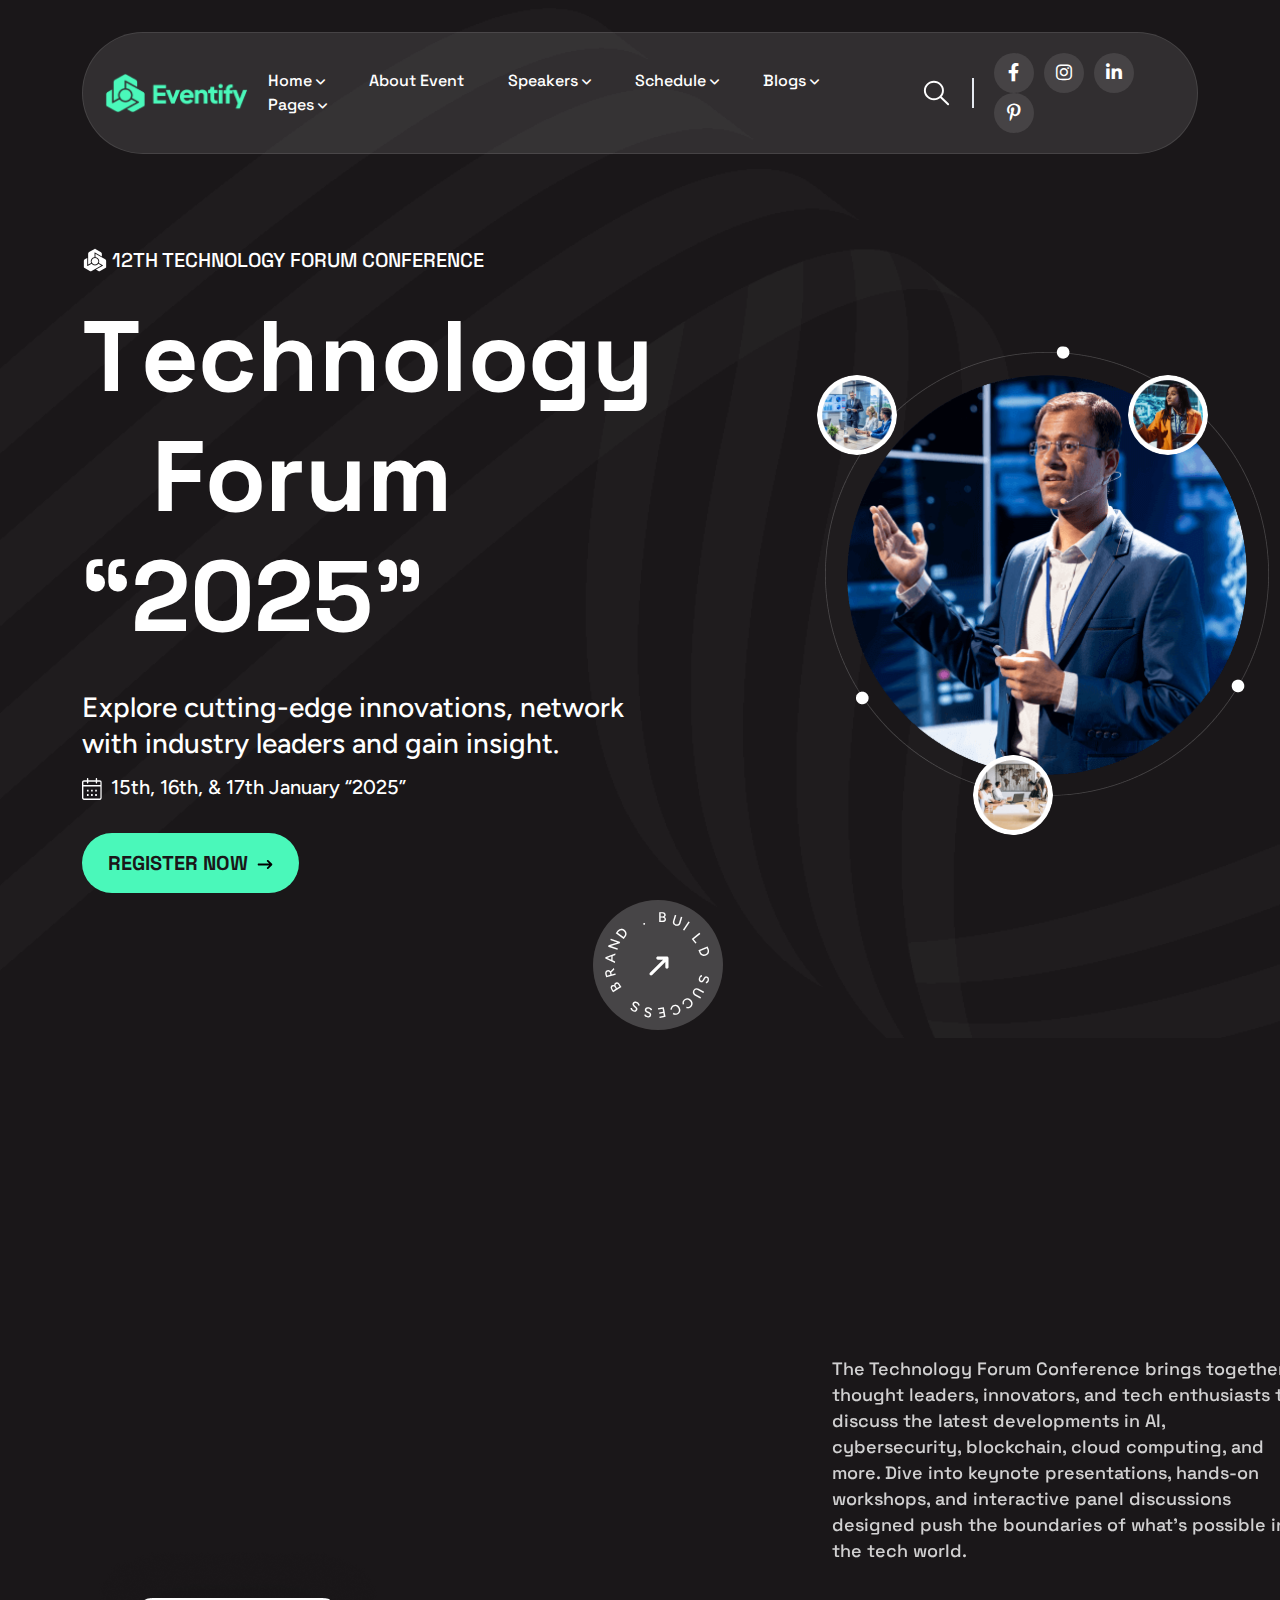
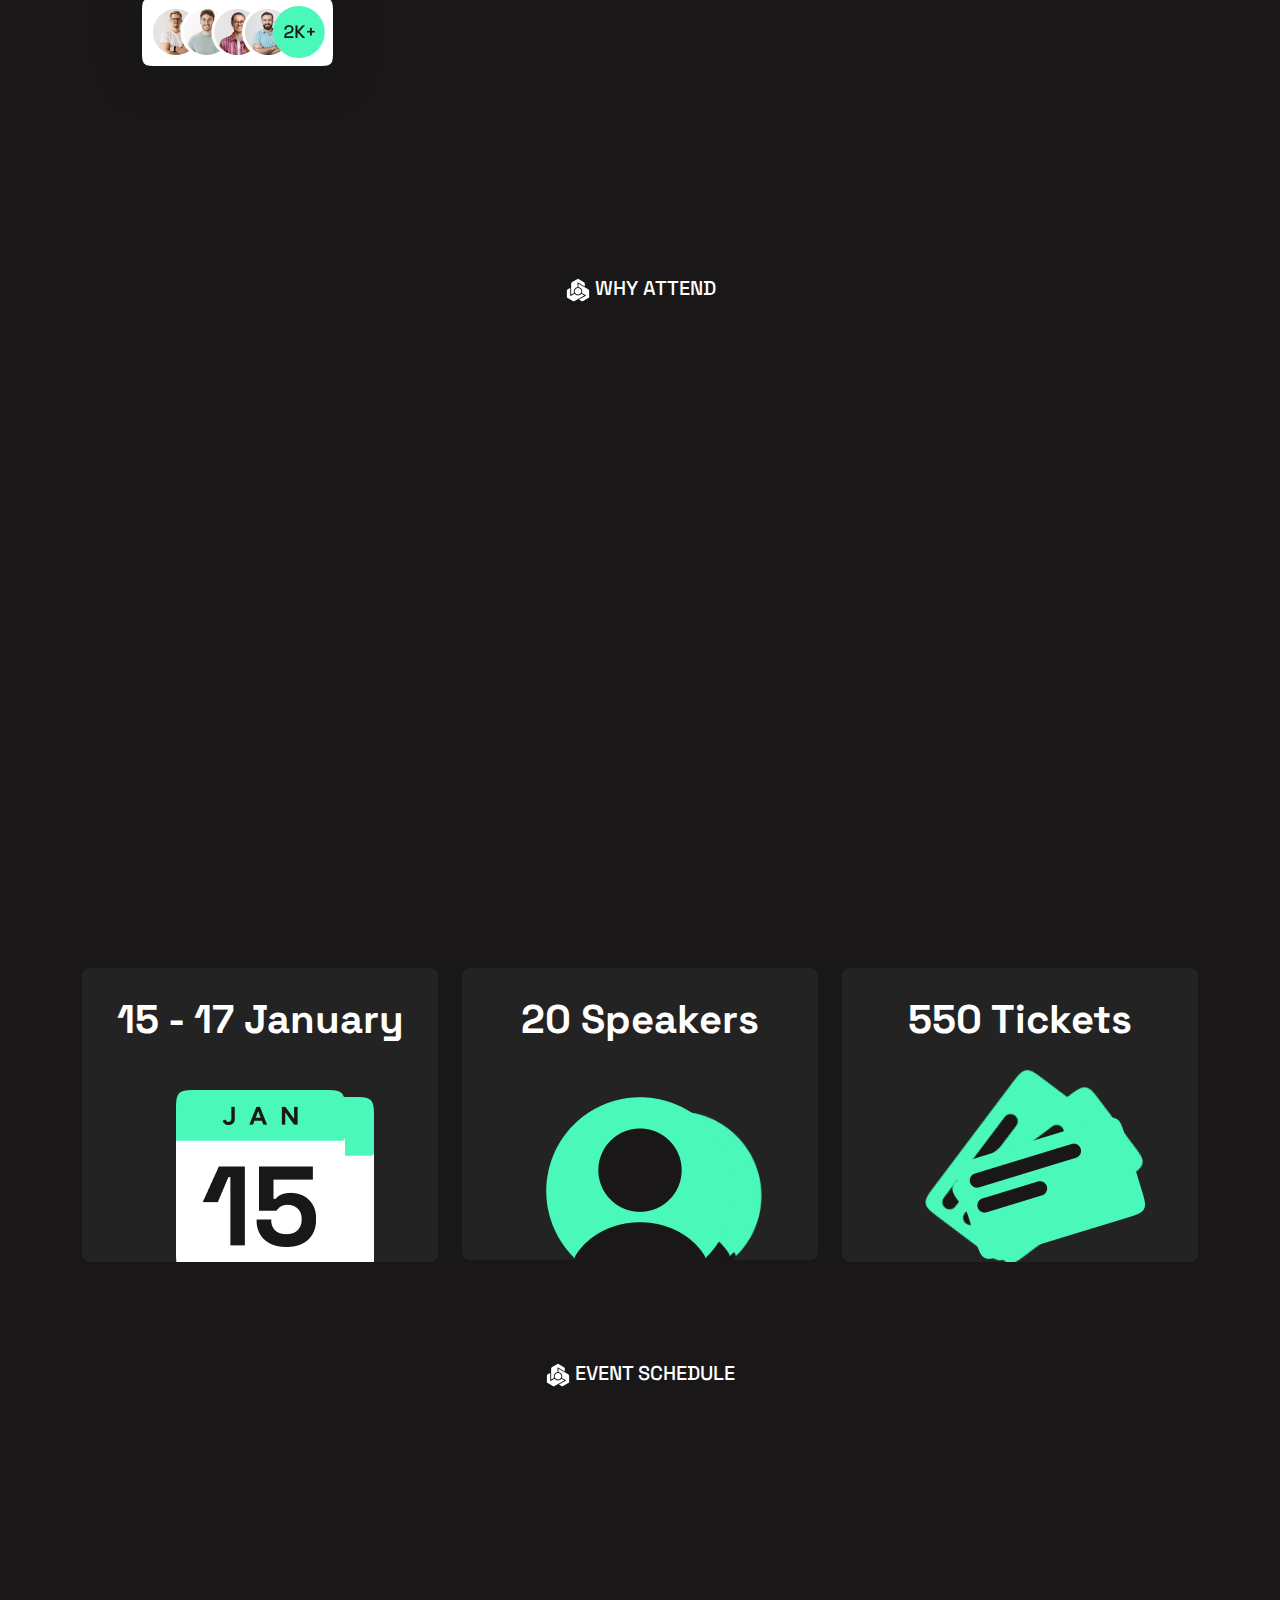
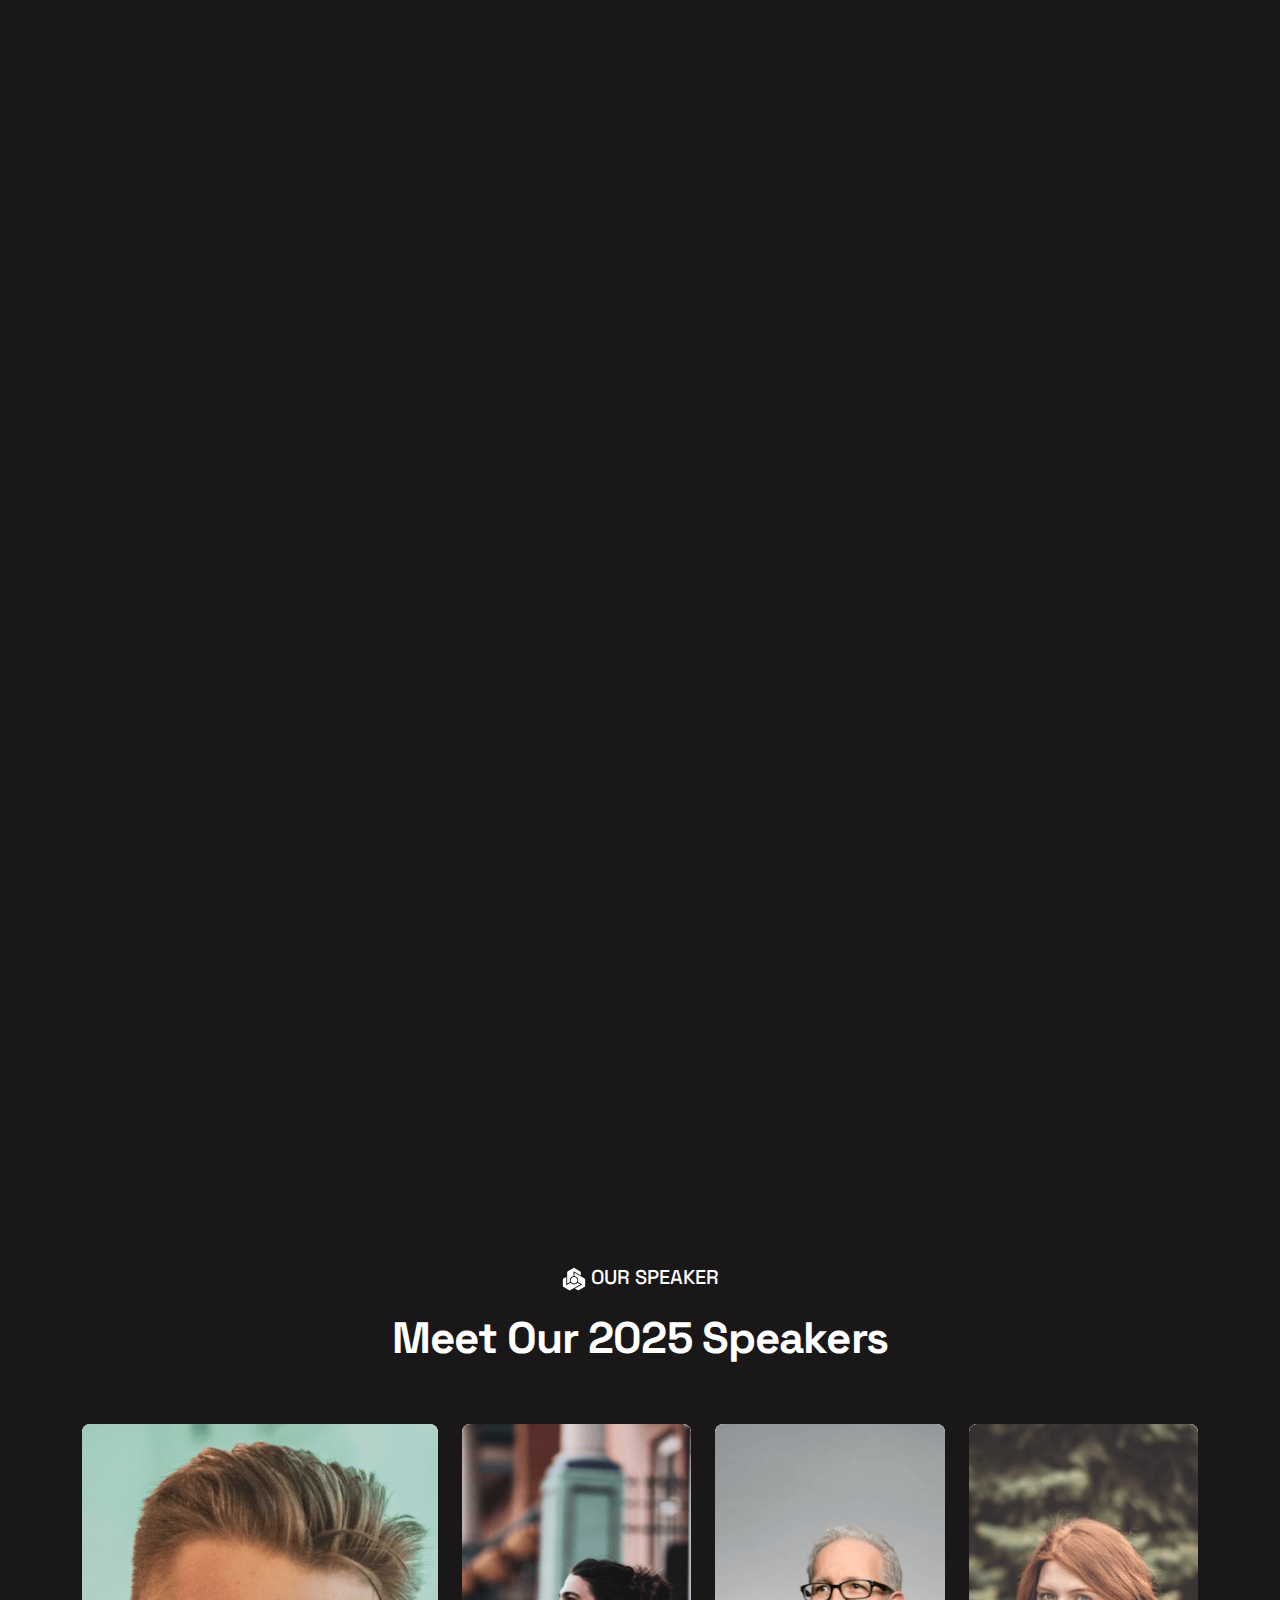
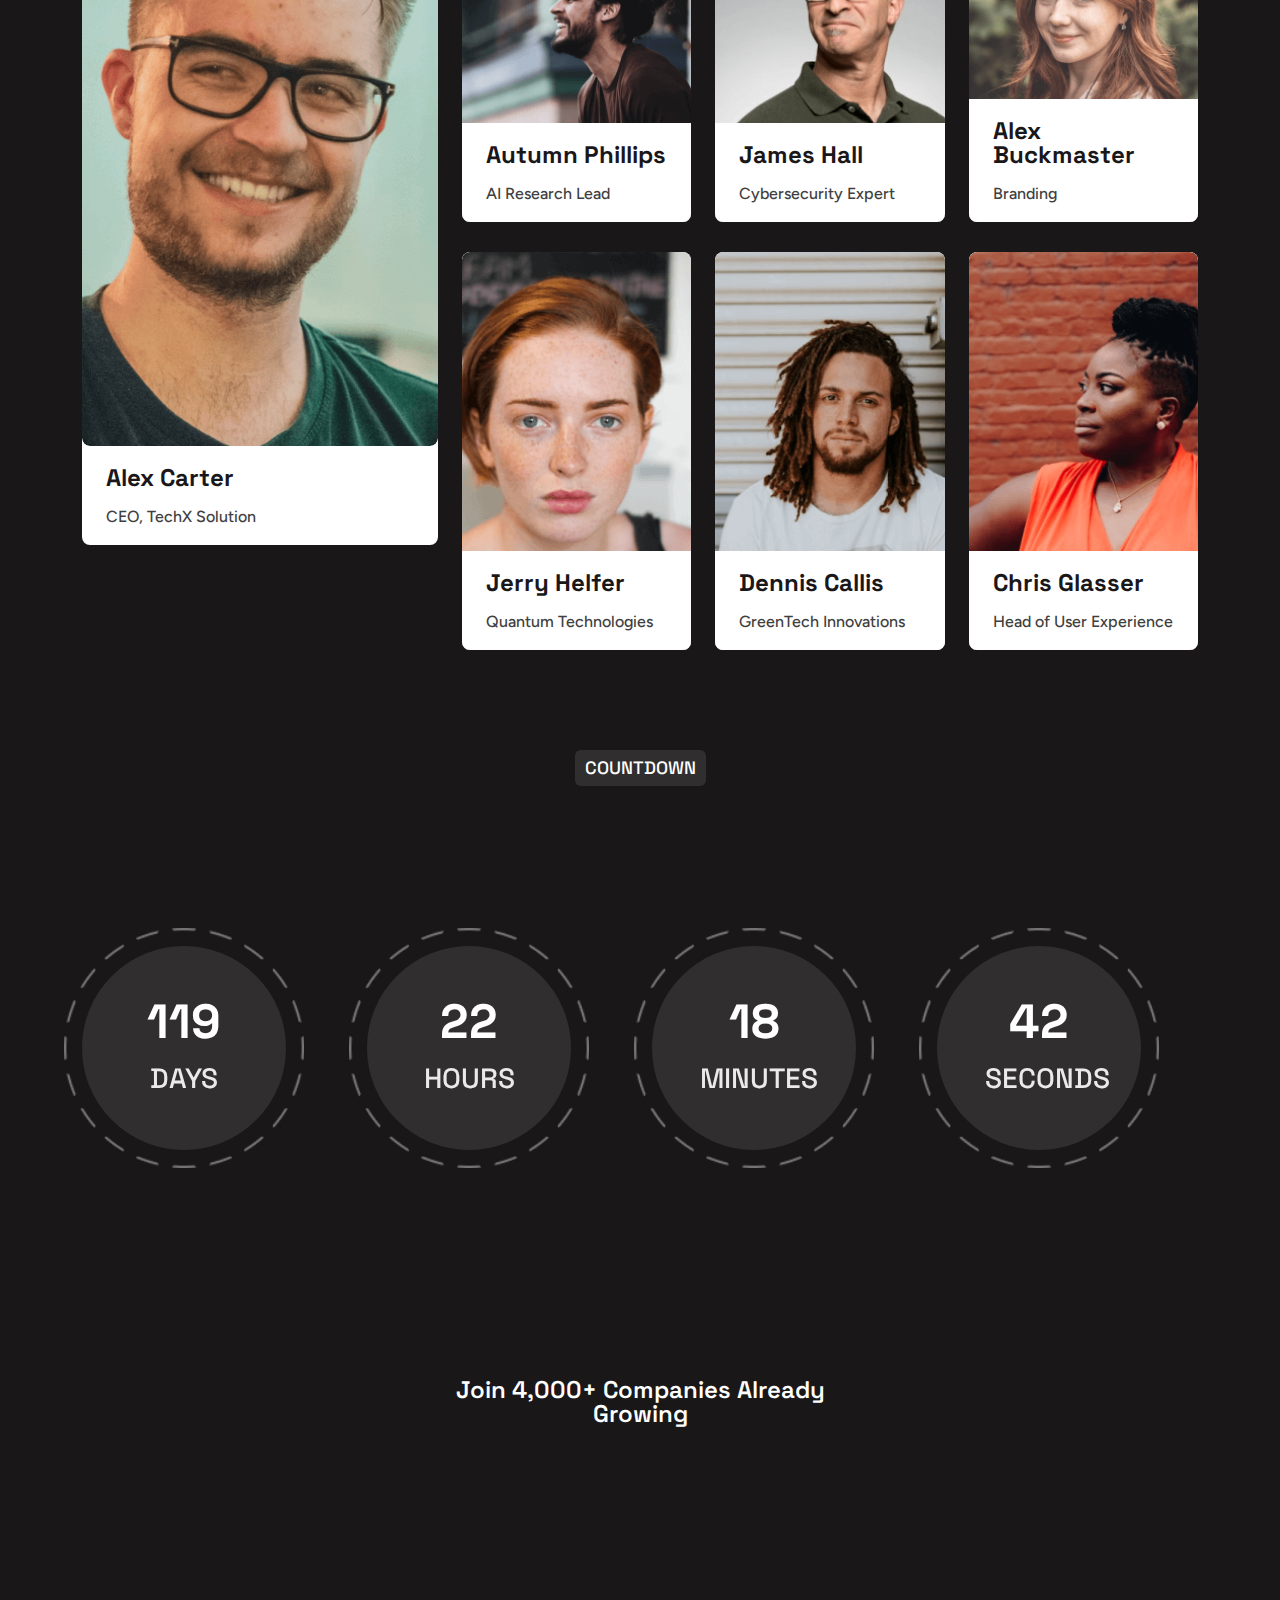
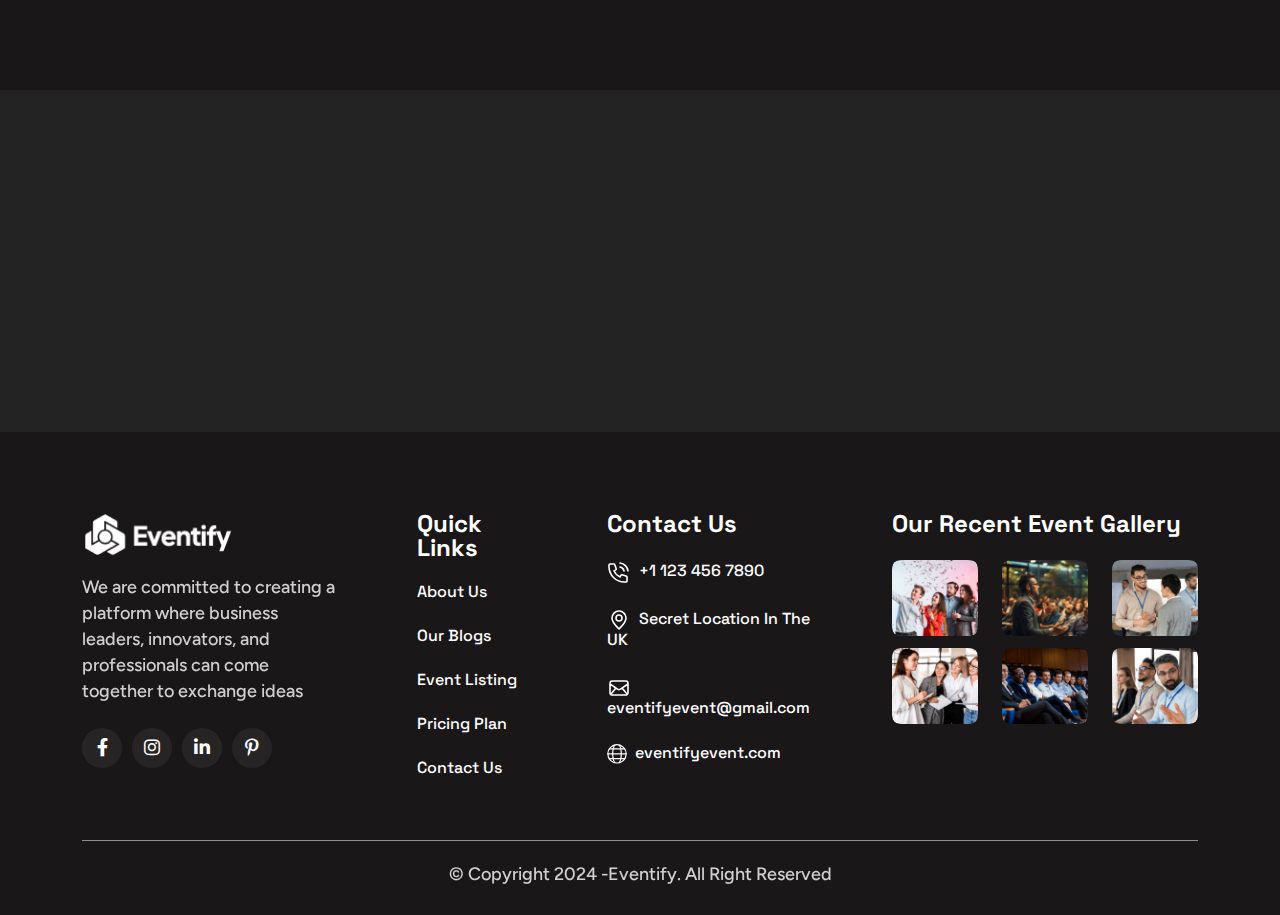
<file: index10.html>
<!DOCTYPE html>
<html lang="en">
	<head>
		<meta charset="UTF-8" />
		<meta name="viewport" content="width=device-width, initial-scale=1.0" />
		<title>Eventify- Event And Conference Theme</title>

		<!--=====FAB ICON=======-->
		<link rel="shortcut icon" href="assets/img/logo/fav-logo1.png" />

		<!--===== CSS LINK =======-->
		<link rel="stylesheet" href="assets/css/vendor/bootstrap.min.css" />
		<link rel="stylesheet" href="assets/css/vendor/aos.css" />
		<link rel="stylesheet" href="assets/css/vendor/fontawesome.css" />
		<link rel="stylesheet" href="assets/css/vendor/magnific-popup.css" />
		<link rel="stylesheet" href="assets/css/vendor/mobile.css" />
		<link rel="stylesheet" href="assets/css/vendor/owlcarousel.min.css" />
		<link rel="stylesheet" href="assets/css/vendor/sidebar.css" />
		<link rel="stylesheet" href="assets/css/vendor/slick-slider.css" />
		<link rel="stylesheet" href="assets/css/vendor/nice-select.css" />
		<link rel="stylesheet" href="assets/css/vendor/odometer.css" />
		<link rel="stylesheet" href="assets/css/main.css" />

		<!--=====  JS SCRIPT LINK =======-->
		<script src="assets/js/vendor/jquery-3.7.1.min.js"></script>
	</head>
	<body class="homepage10-body">
		<!-- Popup Section -->
		<div id="popup" class="popup-overlay d-none">
			<div class="popup-content">
				<span class="close-btn" id="close-popup">&times;</span>
				<div class="popup-icon">
					<img src="assets/img/logo/popup-logo.png" alt="" />
				</div>
				<div class="space32"></div>
				<div class="heading2">
					<h2>Grow your business with our agency</h2>
					<div class="space8"></div>
					<ul>
						<li><img src="assets/img/icons/check3.svg" alt="" />Elevate User Experience Expertise</li>
						<li><img src="assets/img/icons/check3.svg" alt="" /> Elevate Your UI/UX Skills Designer</li>
						<li><img src="assets/img/icons/check3.svg" alt="" />Join Leading UI/UX Event the Year</li>
					</ul>
				</div>
				<div class="space50"></div>
				<a class="vl-btn2" href="contact.html"
					><span class="demo">Buy Ticket Now</span><span class="arrow"><i class="fa-solid fa-arrow-right"></i></span>
				</a>
				<p class="no-thanks">No thanks</p>
			</div>
		</div>
		<!--===== PRELOADER STARTS =======-->
		<div class="preloader">
			<div class="loading-container">
				<div class="loading"></div>
				<div id="loading-icon"><img src="assets/img/logo/preloader.png" alt="" /></div>
			</div>
		</div>
		<!--===== PRELOADER ENDS =======-->

		<!--===== PAGE PROGRESS START=======-->
		<div class="paginacontainer">
			<div class="progress-wrap warp2">
				<svg class="progress-circle svg-content" width="100%" height="100%" viewBox="-1 -1 102 102">
					<path d="M50,1 a49,49 0 0,1 0,98 a49,49 0 0,1 0,-98" />
				</svg>
			</div>
		</div>
		<!--===== PAGE PROGRESS END=======-->

		<!--=====HEADER START=======-->
		<header>
			<div class="header-area homepage10 header header-sticky d-none d-lg-block" id="header">
				<div class="container">
					<div class="row">
						<div class="col-lg-12">
							<div class="header-elements">
								<div class="site-logo">
									<a href="index.html"><img src="assets/img/logo/logo5.png" alt="" /></a>
								</div>
								<div class="main-menu">
									<ul>
										<li>
											<a href="#">Home <i class="fa-solid fa-angle-down"></i></a>
											<div class="tp-submenu">
												<div class="row">
													<div class="col-lg-12">
														<div class="all-images-menu">
															<div class="homemenu-thumb">
																<div class="img1">
																	<img src="assets/img/all-images/demo/demo-img1.png" alt="" />
																</div>
																<div class="homemenu-btn">
																	<a class="vl-btn10" href="index.html"
																		><span class="demo">View Demo <img src="assets/img/icons/arrow2.svg" alt="" /></span
																	></a>
																</div>
																<div class="homemenu-text">
																	<a href="index.html">Eventify-Homepage 01</a>
																</div>
															</div>

															<div class="homemenu-thumb">
																<div class="img1">
																	<img src="assets/img/all-images/demo/demo-img2.png" alt="" />
																</div>
																<div class="homemenu-btn">
																	<a class="vl-btn10" href="index2.html"
																		><span class="demo">View Demo <img src="assets/img/icons/arrow2.svg" alt="" /></span
																	></a>
																</div>
																<div class="homemenu-text">
																	<a href="index2.html">Eventify-Homepage 02</a>
																</div>
															</div>

															<div class="homemenu-thumb">
																<div class="img1">
																	<img src="assets/img/all-images/demo/demo-img3.png" alt="" />
																</div>
																<div class="homemenu-btn">
																	<a class="vl-btn10" href="index3.html"
																		><span class="demo">View Demo <img src="assets/img/icons/arrow2.svg" alt="" /></span
																	></a>
																</div>
																<div class="homemenu-text">
																	<a href="index3.html">Eventify-Homepage 03</a>
																</div>
															</div>

															<div class="homemenu-thumb">
																<div class="img1">
																	<img src="assets/img/all-images/demo/demo-img4.png" alt="" />
																</div>
																<div class="homemenu-btn">
																	<a class="vl-btn10" href="index4.html"
																		><span class="demo">View Demo <img src="assets/img/icons/arrow2.svg" alt="" /></span
																	></a>
																</div>
																<div class="homemenu-text">
																	<a href="index4.html">Eventify-Homepage 04</a>
																</div>
															</div>

															<div class="homemenu-thumb" style="margin: 0">
																<div class="img1">
																	<img src="assets/img/all-images/demo/demo-img5.png" alt="" />
																</div>
																<div class="homemenu-btn">
																	<a class="vl-btn10" href="index5.html"
																		><span class="demo">View Demo <img src="assets/img/icons/arrow2.svg" alt="" /></span
																	></a>
																</div>
																<div class="homemenu-text">
																	<a href="index5.html">Eventify-Homepage 05</a>
																</div>
															</div>
														</div>

														<div class="all-images-menu">
															<div class="homemenu-thumb">
																<div class="img1">
																	<img src="assets/img/all-images/demo/demo-img6.png" alt="" />
																</div>
																<div class="homemenu-btn">
																	<a class="vl-btn10" href="index6.html"
																		><span class="demo">View Demo <img src="assets/img/icons/arrow2.svg" alt="" /></span
																	></a>
																</div>
																<div class="homemenu-text">
																	<a href="index6.html">Eventify-Homepage 06</a>
																</div>
															</div>

															<div class="homemenu-thumb">
																<div class="img1">
																	<img src="assets/img/all-images/demo/demo-img7.png" alt="" />
																</div>
																<div class="homemenu-btn">
																	<a class="vl-btn10" href="index7.html"
																		><span class="demo">View Demo <img src="assets/img/icons/arrow2.svg" alt="" /></span
																	></a>
																</div>
																<div class="homemenu-text">
																	<a href="index7.html">Eventify-Homepage 07</a>
																</div>
															</div>

															<div class="homemenu-thumb">
																<div class="img1">
																	<img src="assets/img/all-images/demo/demo-img8.png" alt="" />
																</div>
																<div class="homemenu-btn">
																	<a class="vl-btn10" href="index8.html"
																		><span class="demo">View Demo <img src="assets/img/icons/arrow2.svg" alt="" /></span
																	></a>
																</div>
																<div class="homemenu-text">
																	<a href="index8.html">Eventify-Homepage 08</a>
																</div>
															</div>

															<div class="homemenu-thumb">
																<div class="img1">
																	<img src="assets/img/all-images/demo/demo-img9.png" alt="" />
																</div>
																<div class="homemenu-btn">
																	<a class="vl-btn10" href="index9.html"
																		><span class="demo">View Demo <img src="assets/img/icons/arrow2.svg" alt="" /></span
																	></a>
																</div>
																<div class="homemenu-text">
																	<a href="index9.html">Eventify-Homepage 09</a>
																</div>
															</div>

															<div class="homemenu-thumb" style="margin: 0">
																<div class="img1">
																	<img src="assets/img/all-images/demo/demo-img10.png" alt="" />
																</div>
																<div class="homemenu-btn">
																	<a class="vl-btn10" href="index10.html"
																		><span class="demo">View Demo <img src="assets/img/icons/arrow2.svg" alt="" /></span
																	></a>
																</div>
																<div class="homemenu-text">
																	<a href="index10.html">Eventify-Homepage 10</a>
																</div>
															</div>
														</div>
													</div>
												</div>
											</div>
										</li>
										<li><a href="about.html">About Event</a></li>
										<li>
											<a href="#">Speakers <i class="fa-solid fa-angle-down"></i></a>
											<ul class="dropdown-padding">
												<li><a href="speakers.html">Speakers</a></li>
												<li><a href="speakers-single.html">Speakers Details</a></li>
											</ul>
										</li>
										<li>
											<a href="#">Schedule <i class="fa-solid fa-angle-down"></i></a>
											<ul class="dropdown-padding">
												<li><a href="event.html">Our Event</a></li>
												<li><a href="event-schedule.html">Event Schedule</a></li>
												<li><a href="event-single.html">Event Details</a></li>
											</ul>
										</li>
										<li>
											<a href="#">Blogs <i class="fa-solid fa-angle-down"></i></a>
											<ul class="dropdown-padding">
												<li><a href="blog.html">Our Blog</a></li>
												<li><a href="blog-single.html">Blog Details</a></li>
											</ul>
										</li>
										<li>
											<a href="#">Pages <i class="fa-solid fa-angle-down"></i></a>
											<ul class="dropdown-padding">
												<li><a href="memories.html">Our Memories</a></li>
												<li><a href="pricing-plan.html">Pricing Plan</a></li>
												<li><a href="faq.html">FAQ,s</a></li>
												<li><a href="contact.html">Contact Us</a></li>
											</ul>
										</li>
									</ul>
								</div>
								<div class="btn-area">
									<div class="search-icon header__search header-search-btn">
										<a href="#"><img src="assets/img/icons/search1.svg" alt="" /></a>
									</div>
									<ul>
										<li>
											<a href="#"><i class="fa-brands fa-facebook-f"></i></a>
										</li>
										<li>
											<a href="#"><i class="fa-brands fa-instagram"></i></a>
										</li>
										<li>
											<a href="#"><i class="fa-brands fa-linkedin-in"></i></a>
										</li>
										<li>
											<a href="#" class="m-0"><i class="fa-brands fa-pinterest-p"></i></a>
										</li>
									</ul>
								</div>

								<div class="header-search-form-wrapper">
									<div class="tx-search-close tx-close"><i class="fa-solid fa-xmark"></i></div>
									<div class="header-search-container">
										<form role="search" class="search-form">
											<input type="search" class="search-field" placeholder="Search …" value="" name="s" />
											<button type="submit" class="search-submit"><img src="assets/img/icons/search1.svg" alt="" /></button>
										</form>
									</div>
								</div>
								<div class="body-overlay"></div>
							</div>
						</div>
					</div>
				</div>
			</div>
		</header>
		<!--=====HEADER END =======-->

		<!--===== MOBILE HEADER STARTS =======-->
		<div class="mobile-header mobile-haeder10 d-block d-lg-none">
			<div class="container-fluid">
				<div class="col-12">
					<div class="mobile-header-elements">
						<div class="mobile-logo">
							<a href="index.html"><img src="assets/img/logo/logo5.png" alt="" /></a>
						</div>
						<div class="mobile-nav-icon dots-menu">
							<i class="fa-solid fa-bars-staggered"></i>
						</div>
					</div>
				</div>
			</div>
		</div>

		<div class="mobile-sidebar mobile-sidebar10">
			<div class="logosicon-area">
				<div class="logos">
					<img src="assets/img/logo/logo5.png" alt="" />
				</div>
				<div class="menu-close">
					<i class="fa-solid fa-xmark"></i>
				</div>
			</div>
			<div class="mobile-nav mobile-nav1">
				<ul class="mobile-nav-list nav-list1">
					<li>
						<a href="#">Home </a>
						<ul class="sub-menu">
							<li><a href="index.html">Home One</a></li>
							<li><a href="index2.html">Home Two</a></li>
							<li><a href="index3.html">Home Three</a></li>
							<li><a href="index4.html">Home Four</a></li>
							<li><a href="index5.html">Home Five</a></li>
							<li><a href="index6.html">Home Six</a></li>
							<li><a href="index7.html">Home Seven</a></li>
							<li><a href="index8.html">Home Eight</a></li>
							<li><a href="index9.html">Home Nine</a></li>
							<li><a href="index10.html">Home Ten</a></li>
						</ul>
					</li>
					<li><a href="about.html">About Event</a></li>
					<li>
						<a href="features.html">Speakers</a>
						<ul class="sub-menu">
							<li><a href="speakers.html">Speakers</a></li>
							<li><a href="speakers-single.html">Speakers Details</a></li>
						</ul>
					</li>
					<li>
						<a href="features.html">Schedule</a>
						<ul class="sub-menu">
							<li><a href="event.html">Our Event</a></li>
							<li><a href="event-schedule.html">Event Schedule</a></li>
							<li><a href="event-single.html">Event Details</a></li>
						</ul>
					</li>
					<li>
						<a href="#">Blogs</a>
						<ul class="sub-menu">
							<li><a href="blog.html">Our Blog</a></li>
							<li><a href="blog-single.html">Blog Details</a></li>
						</ul>
					</li>
					<li>
						<a href="#">Pages</a>
						<ul class="sub-menu">
							<li><a href="memories.html">Our Memories</a></li>
							<li><a href="pricing-plan.html">Pricing Plan</a></li>
							<li><a href="faq.html">FAQ,s</a></li>
							<li><a href="contact.html">Contact Us</a></li>
						</ul>
					</li>
					<li><a href="contact.html">Contact Us</a></li>
				</ul>
				<div class="allmobilesection">
					<a class="vl-btn10" href="contact.html"
						><span class="demo">Contact Us <img src="assets/img/icons/arrow2.svg" alt="" /></span
					></a>
					<div class="single-footer">
						<h3>Contact Info</h3>
						<div class="footer1-contact-info">
							<div class="contact-info-single">
								<div class="contact-info-icon">
									<span><i class="fa-solid fa-phone-volume"></i></span>
								</div>
								<div class="contact-info-text">
									<a href="tel:+3(924)4596512">+3(924)4596512</a>
								</div>
							</div>
							<div class="contact-info-single">
								<div class="contact-info-icon">
									<span><i class="fa-solid fa-envelope"></i></span>
								</div>
								<div class="contact-info-text">
									<a href="mailto:info@example.com">info@example.com</a>
								</div>
							</div>
							<div class="single-footer">
								<h3>Our Location</h3>
								<div class="contact-info-single">
									<div class="contact-info-icon">
										<span><i class="fa-solid fa-location-dot"></i></span>
									</div>
									<div class="contact-info-text">
										<a href="mailto:info@example.com"
											>55 East Birchwood Ave.Brooklyn, <br />
											New York 11201,United States</a
										>
									</div>
								</div>
							</div>
							<div class="single-footer">
								<h3>Social Links</h3>
								<div class="social-links-mobile-menu">
									<ul>
										<li>
											<a href="#"><i class="fa-brands fa-facebook-f"></i></a>
										</li>
										<li>
											<a href="#"><i class="fa-brands fa-instagram"></i></a>
										</li>
										<li>
											<a href="#"><i class="fa-brands fa-linkedin-in"></i></a>
										</li>
										<li>
											<a href="#"><i class="fa-brands fa-youtube"></i></a>
										</li>
									</ul>
								</div>
							</div>
						</div>
					</div>
				</div>
			</div>
		</div>
		<!--===== MOBILE HEADER STARTS =======-->

		<!--===== HERO AREA STARTS =======-->
		<div class="hero10-section-area" style="background-image: url(assets/img/bg/header-bg23.png); background-repeat: no-repeat; background-size: cover; background-position: center top">
			<div class="container">
				<div class="row align-items-center">
					<div class="col-lg-7">
						<div class="hero6-header">
							<h5><img src="assets/img/icons/sub-logo1.svg" alt="" />12th Technology Forum Conference</h5>
							<div class="space24"></div>
							<h1 class="text-anime-style-3">Technology</h1>
							<h1 class="text-anime-style-3"><span>Forum “2025”</span></h1>
							<div class="space32"></div>
							<p>
								Explore cutting-edge innovations, network <br class="d-lg-block d-none" />
								with industry leaders and gain insight.
							</p>
							<div class="space16"></div>
							<ul>
								<li>
									<a href="#"><img src="assets/img/icons/calender1.svg" alt="" /> 15th, 16th, & 17th January “2025”</a>
								</li>
							</ul>
							<div class="space32"></div>
							<div class="btn-area1">
								<a href="contact.html" class="vl-btn10">Register now <img src="assets/img/icons/arrow2.svg" alt="" /></a>
							</div>
							<div class="arrow-btn">
								<div class="content" bis_skin_checked="1">
									<h6 class="circle rotateme">Build Success Brand .</h6>
								</div>
								<div class="arrow">
									<img src="assets/img/icons/arrow2.svg" alt="" />
								</div>
							</div>
						</div>
					</div>
					<div class="col-lg-5">
						<div class="hero10-images">
							<div class="img1">
								<img src="assets/img/all-images/hero/hero-img12.png" alt="" />
							</div>
							<div class="img2">
								<img src="assets/img/all-images/hero/hero-img13.png" alt="" />
							</div>
							<div class="img3">
								<img src="assets/img/all-images/hero/hero-img14.png" alt="" />
							</div>
							<div class="img4">
								<img src="assets/img/all-images/hero/hero-img15.png" alt="" />
							</div>
							<img src="assets/img/elements/elements38.png" alt="" class="elements38 keyframe5" />
						</div>
					</div>
				</div>
			</div>
		</div>
		<!--===== HERO AREA ENDS =======-->

		<!--===== ABOUT AREA STARTS =======-->
		<div class="about10-section-area sp1">
			<div class="container">
				<div class="row align-items-center">
					<div class="col-lg-6">
						<div class="about10-images">
							<img src="assets/img/all-images/others/author-img2.png" alt="" class="about-img10 aniamtion-key-1" />
							<div class="img1" data-aos="zoom-in" data-aos-duration="1000">
								<img src="assets/img/all-images/about/about-img7.png" alt="" />
							</div>
							<div class="img2" data-aos="zoom-in" data-aos-duration="1100">
								<img src="assets/img/all-images/about/about-img8.png" alt="" />
							</div>
							<div class="img3" data-aos="zoom-in" data-aos-duration="1200">
								<img src="assets/img/all-images/about/about-img9.png" alt="" />
							</div>
						</div>
					</div>
					<div class="col-lg-6">
						<div class="about-header heading13">
							<h5 data-aos="fade-left" data-aos-duration="800"><img src="assets/img/icons/sub-logo1.svg" alt="" /> About Summit</h5>
							<div class="space18"></div>
							<h2 class="text-anime-style-3">What is the Technology Forum Conference?</h2>
							<div class="space18"></div>
							<p data-aos="fade-left" data-aos-duration="900">The Technology Forum Conference brings together thought leaders, innovators, and tech enthusiasts to discuss the latest developments in AI, cybersecurity, blockchain, cloud computing, and more. Dive into keynote presentations, hands-on workshops, and interactive panel discussions designed push the boundaries of what’s possible in the tech world.</p>
							<div class="space12"></div>
							<div class="counter-area" data-aos="fade-left" data-aos-duration="1000">
								<div class="counter-box">
									<h3><span class="odometer" data-count="250"></span>+</h3>
									<div class="space18"></div>
									<p>Our Journalist</p>
								</div>

								<div class="counter-box">
									<h3><span class="odometer" data-count="15"></span>+</h3>
									<div class="space18"></div>
									<p>Our Speaker</p>
								</div>

								<div class="counter-box" style="border: none">
									<h3><span class="odometer" data-count="7"></span>K+</h3>
									<div class="space18"></div>
									<p>Attendees</p>
								</div>
							</div>
							<div class="space32"></div>
							<div class="btn-area1" data-aos="fade-left" data-aos-duration="1200">
								<a href="event-schedule.html" class="vl-btn10">About Form <img src="assets/img/icons/arrow2.svg" alt="" /></a>
							</div>
						</div>
					</div>
				</div>
			</div>
		</div>
		<!--===== ABOUT AREA ENDS =======-->

		<!--===== ATTENT AREA STARTS =======-->
		<div class="attent10-section-area sp3">
			<div class="container">
				<div class="row">
					<div class="col-lg-8 m-auto">
						<div class="heading13 text-center space-margin60">
							<h5><img src="assets/img/icons/sub-logo1.svg" alt="" />WHY ATTEND</h5>
							<div class="space20"></div>
							<h2 class="text-anime-style-3">Why You Shouldn’t Miss This Event</h2>
						</div>
					</div>
				</div>

				<div class="row">
					<div class="col-lg-12">
						<div class="event6-widget-boxarea" data-aos="fade-left" data-aos-duration="1000">
							<div class="row align-items-center">
								<div class="col-lg-5">
									<div class="content-area">
										<h3 class="text-anime-style-3">“The Technology Forum Summit 2025 will be hosted at the iconic Grand Convention Center.”</h3>
										<div class="space16"></div>
										<p>Hear from top industry experts and get exclusive insights into emerging technologies. Participate in workshops that offer real-world applications of today’s technology. Connect with peers, investors, and tech pioneers to expand your professional network.</p>
										<div class="space32"></div>
										<div class="btn-area1">
											<a href="event.html" class="vl-btn10">See Eventify <img src="assets/img/icons/arrow2.svg" alt="" /></a>
										</div>
									</div>
								</div>
								<div class="col-lg-1"></div>
								<div class="col-lg-6">
									<div class="img1 image-anime reveal">
										<img src="assets/img/all-images/event/event-img25.png" alt="" />
									</div>
								</div>
							</div>
						</div>
					</div>
				</div>
				<div class="space30"></div>
				<div class="row">
					<div class="col-lg-4 col-md-6">
						<div class="schedule-boxarea">
							<h4>15 - 17 January</h4>
							<div class="space40"></div>
							<div class="images">
								<img src="assets/img/elements/elements39.png" alt="" class="elements37" />
								<img src="assets/img/elements/elements39.png" alt="" class="elements38" />
								<img src="assets/img/elements/elements39.png" alt="" class="elements39" />
							</div>
						</div>
					</div>

					<div class="col-lg-4 col-md-6">
						<div class="schedule-boxarea">
							<h4>20 Speakers</h4>
							<div class="space16"></div>
							<div class="images2">
								<img src="assets/img/elements/elements40.png" alt="" class="elements37" />
								<img src="assets/img/elements/elements40.png" alt="" class="elements38" />
								<img src="assets/img/elements/elements40.png" alt="" class="elements39" />
							</div>
						</div>
					</div>

					<div class="col-lg-4 col-md-6">
						<div class="schedule-boxarea">
							<h4>550 Tickets</h4>
							<div class="space74"></div>
							<div class="images3">
								<img src="assets/img/elements/elements41.png" alt="" class="elements37" />
								<img src="assets/img/elements/elements41.png" alt="" class="elements38" />
								<img src="assets/img/elements/elements41.png" alt="" class="elements39" />
							</div>
						</div>
					</div>
				</div>
			</div>
		</div>
		<!--===== ATTENT AREA ENDS =======-->

		<!--===== EVENT AREA STARTS =======-->
		<div class="event10-section-area sp3">
			<div class="container">
				<div class="row">
					<div class="col-lg-8 m-auto">
						<div class="event-heading heading13 text-center space-margin60">
							<h5><img src="assets/img/icons/sub-logo1.svg" alt="" />Event Schedule</h5>
							<div class="space20"></div>
							<h2 class="text-anime-style-3">Event Location & How to Get There</h2>
						</div>
					</div>
				</div>
				<div class="row">
					<div class="col-lg-12">
						<div class="event6-widget-boxarea" data-aos="fade-left" data-aos-duration="1000">
							<div class="row align-items-center">
								<div class="col-lg-7">
									<div class="img1 image-anime reveal">
										<img src="assets/img/all-images/event/event-img25.png" alt="" />
									</div>
								</div>
								<div class="col-lg-5">
									<div class="content-area">
										<h3 class="text-anime-style-3">“The Future of AI in Everyday Life with Emily Chang, CEO of TechX Solutions.”</h3>
										<div class="space24"></div>
										<ul>
											<li>
												<a href="#"><img src="assets/img/icons/clock1.svg" alt="" />10:00 AM -12:00 PM</a>
											</li>
											<li class="space14"></li>
											<li>
												<a href="#"><img src="assets/img/icons/location1.svg" alt="" />26/C Asana, New York</a>
											</li>
										</ul>
										<div class="space32"></div>
										<div class="btn-area1">
											<a href="pricing-plan.html" class="vl-btn10">Buy Tickets Now <img src="assets/img/icons/arrow2.svg" alt="" /></a>
										</div>
									</div>
								</div>
							</div>
						</div>
						<div class="space50"></div>
						<div class="event6-widget-boxarea" data-aos="fade-right" data-aos-duration="1100">
							<div class="row align-items-center">
								<div class="col-lg-7">
									<div class="img1 image-anime reveal">
										<img src="assets/img/all-images/event/event-img26.png" alt="" />
									</div>
								</div>
								<div class="col-lg-5">
									<div class="content-area">
										<h3 class="text-anime-style-3">“Cybersecurity Trends and Threats" by Rachel Wong, Cybersecurity Expert at SecureNet.”</h3>
										<div class="space24"></div>
										<ul>
											<li>
												<a href="#"><img src="assets/img/icons/clock1.svg" alt="" />10:00 AM -12:00 PM</a>
											</li>
											<li class="space14"></li>
											<li>
												<a href="#"><img src="assets/img/icons/location1.svg" alt="" />26/C Asana, New York</a>
											</li>
										</ul>
										<div class="space32"></div>
										<div class="btn-area1">
											<a href="pricing-plan.html" class="vl-btn10">Buy Tickets Now <img src="assets/img/icons/arrow2.svg" alt="" /></a>
										</div>
									</div>
								</div>
							</div>
						</div>
						<div class="space50"></div>
						<div class="event6-widget-boxarea" data-aos="fade-left" data-aos-duration="1200">
							<div class="row align-items-center">
								<div class="col-lg-7">
									<div class="img1 image-anime reveal">
										<img src="assets/img/all-images/event/event-img14.png" alt="" />
									</div>
								</div>
								<div class="col-lg-5">
									<div class="content-area">
										<h3 class="text-anime-style-3">“Join us at the State Plaza Conference Hall, a premier location equipped with modern amenities.”</h3>
										<div class="space24"></div>
										<ul>
											<li>
												<a href="#"><img src="assets/img/icons/clock1.svg" alt="" />10:00 AM -12:00 PM</a>
											</li>
											<li class="space14"></li>
											<li>
												<a href="#"><img src="assets/img/icons/location1.svg" alt="" />26/C Asana, New York</a>
											</li>
										</ul>
										<div class="space32"></div>
										<div class="btn-area1">
											<a href="pricing-plan.html" class="vl-btn10">Buy Tickets Now <img src="assets/img/icons/arrow2.svg" alt="" /></a>
										</div>
									</div>
								</div>
							</div>
						</div>
						<div class="space30"></div>
					</div>
				</div>
			</div>
		</div>
		<!--===== EVENT AREA ENDS =======-->

		<!--===== TEAM AREA STARTS =======-->
		<div class="team10-section-area sp3">
			<div class="container">
				<div class="row">
					<div class="col-lg-6 m-auto">
						<div class="heading13 text-center space-margin60">
							<h5><img src="assets/img/icons/sub-logo1.svg" alt="" />our speaker</h5>
							<div class="space20"></div>
							<h2>Meet Our 2025 Speakers</h2>
						</div>
					</div>
				</div>

				<div class="row">
					<div class="col-lg-4">
						<div class="team10-widget-boxarea">
							<div class="img1 image-anime">
								<img src="assets/img/all-images/team/team-img38.png" alt="" />
							</div>
							<div class="text-area">
								<a href="speakers-single.html">Alex Carter</a>
								<div class="space16"></div>
								<p>CEO, TechX Solution</p>
							</div>
						</div>
						<div class="space30"></div>
					</div>

					<div class="col-lg-8">
						<div class="row">
							<div class="col-lg-4 col-md-6">
								<div class="team10-widget-boxarea2">
									<div class="img1 image-anime">
										<img src="assets/img/all-images/team/team-img39.png" alt="" />
									</div>
									<div class="text-area">
										<a href="speakers-single.html">Autumn Phillips</a>
										<div class="space16"></div>
										<p>AI Research Lead</p>
									</div>
								</div>
							</div>

							<div class="col-lg-4 col-md-6">
								<div class="team10-widget-boxarea2">
									<div class="img1 image-anime">
										<img src="assets/img/all-images/team/team-img40.png" alt="" />
									</div>
									<div class="text-area">
										<a href="speakers-single.html">James Hall</a>
										<div class="space16"></div>
										<p>Cybersecurity Expert</p>
									</div>
								</div>
							</div>

							<div class="col-lg-4 col-md-6">
								<div class="team10-widget-boxarea2">
									<div class="img1 image-anime">
										<img src="assets/img/all-images/team/team-img41.png" alt="" />
									</div>
									<div class="text-area">
										<a href="speakers-single.html">Alex Buckmaster</a>
										<div class="space16"></div>
										<p>Branding</p>
									</div>
								</div>
							</div>

							<div class="col-lg-4 col-md-6">
								<div class="team10-widget-boxarea2">
									<div class="img1 image-anime">
										<img src="assets/img/all-images/team/team-img42.png" alt="" />
									</div>
									<div class="text-area">
										<a href="speakers-single.html">Jerry Helfer</a>
										<div class="space16"></div>
										<p>Quantum Technologies</p>
									</div>
								</div>
							</div>

							<div class="col-lg-4 col-md-6">
								<div class="team10-widget-boxarea2">
									<div class="img1 image-anime">
										<img src="assets/img/all-images/team/team-img43.png" alt="" />
									</div>
									<div class="text-area">
										<a href="speakers-single.html">Dennis Callis</a>
										<div class="space16"></div>
										<p>GreenTech Innovations</p>
									</div>
								</div>
							</div>

							<div class="col-lg-4 col-md-6">
								<div class="team10-widget-boxarea2">
									<div class="img1 image-anime">
										<img src="assets/img/all-images/team/team-img44.png" alt="" />
									</div>
									<div class="text-area">
										<a href="speakers-single.html">Chris Glasser</a>
										<div class="space16"></div>
										<p>Head of User Experience</p>
									</div>
								</div>
							</div>
						</div>
					</div>
				</div>
			</div>
		</div>
		<!--===== TEAM AREA ENDS =======-->

		<!--===== OTHERS AREA STARTS =======-->
		<div class="others10-section-area">
			<div class="container">
				<div class="row">
					<div class="col-lg-6 m-auto">
						<div class="heading11 text-center space-margin80">
							<h5>countdown</h5>
							<div class="space28"></div>
							<h2 class="text-anime-style-3">Event Countdown</h2>
						</div>
					</div>
				</div>
				<div class="row">
					<div class="col-lg-3 col-md-6">
						<div class="cta-counter-box">
							<img src="assets/img/elements/elements23.png" alt="" class="elements23 keyframe5" />
							<h2><span id="days" class="time-value">49</span></h2>
						</div>
						<div class="space50 d-lg-none d-block"></div>
					</div>
					<div class="col-lg-3 col-md-6">
						<div class="cta-counter-box">
							<img src="assets/img/elements/elements23.png" alt="" class="elements23 keyframe5" />
							<h2><span id="hours" class="time-value">49</span></h2>
						</div>
						<div class="space50 d-lg-none d-block"></div>
					</div>
					<div class="col-lg-3 col-md-6">
						<div class="cta-counter-box">
							<img src="assets/img/elements/elements23.png" alt="" class="elements23 keyframe5" />
							<h2><span id="minutes" class="time-value">49</span></h2>
						</div>
					</div>
					<div class="col-lg-3 col-md-6">
						<div class="cta-counter-box">
							<img src="assets/img/elements/elements23.png" alt="" class="elements23 keyframe5" />
							<h2><span id="seconds" class="time-value">49</span></h2>
						</div>
					</div>
				</div>
				<div class="row">
					<div class="col-lg-12">
						<div class="space60"></div>
						<div class="btn-area1 text-center" data-aos="fade-left" data-aos-duration="1200">
							<a href="pricing-plan.html" class="vl-btn10">purchase Ticket Now <img src="assets/img/icons/arrow2.svg" alt="" /></a>
						</div>
					</div>
				</div>
			</div>
		</div>

		<div class="others10-section-area d-none">
			<div class="container">
				<div class="row">
					<div class="col-lg-6 m-auto">
						<div class="heading11 text-center space-margin80">
							<h5>countdown</h5>
							<div class="space28"></div>
							<h2 class="text-anime-style-3">Event Countdown</h2>
						</div>
					</div>
				</div>
				<div class="row">
					<div class="col-lg-3 col-md-6">
						<div class="cta-counter-box">
							<img src="assets/img/elements/elements23.png" alt="" class="elements23 keyframe5" />
							<h2><span id="days1" class="time-value">49</span></h2>
						</div>
						<div class="space50 d-lg-none d-block"></div>
					</div>
					<div class="col-lg-3 col-md-6">
						<div class="cta-counter-box">
							<img src="assets/img/elements/elements23.png" alt="" class="elements23 keyframe5" />
							<h2><span id="hours1" class="time-value">49</span></h2>
						</div>
						<div class="space50 d-lg-none d-block"></div>
					</div>
					<div class="col-lg-3 col-md-6">
						<div class="cta-counter-box">
							<img src="assets/img/elements/elements23.png" alt="" class="elements23 keyframe5" />
							<h2><span id="minutes1" class="time-value">49</span></h2>
						</div>
					</div>
					<div class="col-lg-3 col-md-6">
						<div class="cta-counter-box">
							<img src="assets/img/elements/elements23.png" alt="" class="elements23 keyframe5" />
							<h2><span id="seconds1" class="time-value">49</span></h2>
						</div>
					</div>
				</div>
				<div class="row">
					<div class="col-lg-12">
						<div class="space60"></div>
						<div class="btn-area1 text-center" data-aos="fade-left" data-aos-duration="1200">
							<a href="pricing-plan.html" class="vl-btn10">purchase Ticket Now <img src="assets/img/icons/arrow2.svg" alt="" /></a>
						</div>
					</div>
				</div>
			</div>
		</div>

		<div class="brands10-section-area sp8">
			<div class="container">
				<div class="row">
					<div class="col-lg-5 m-auto">
						<div class="brand-header heading4 space-margin60 text-center">
							<h3>Join 4,000+ companies already growing</h3>
						</div>
					</div>
				</div>
				<div class="row">
					<div class="col-lg-12" data-aos="zoom-in" data-aos-duration="800">
						<div class="brand-slider-area owl-carousel">
							<div class="brand-box">
								<img src="assets/img/elements/brand-img1.png" alt="" />
							</div>
							<div class="brand-box">
								<img src="assets/img/elements/brand-img2.png" alt="" />
							</div>
							<div class="brand-box">
								<img src="assets/img/elements/brand-img3.png" alt="" />
							</div>
							<div class="brand-box">
								<img src="assets/img/elements/brand-img4.png" alt="" />
							</div>
							<div class="brand-box">
								<img src="assets/img/elements/brand-img5.png" alt="" />
							</div>
							<div class="brand-box">
								<img src="assets/img/elements/brand-img6.png" alt="" />
							</div>
							<div class="brand-box">
								<img src="assets/img/elements/brand-img7.png" alt="" />
							</div>
							<div class="brand-box">
								<img src="assets/img/elements/brand-img8.png" alt="" />
							</div>
						</div>
					</div>
				</div>
			</div>
			<div class="space60"></div>
			<div class="contact10-bg-section">
				<div class="container">
					<div class="row">
						<div class="col-lg-6">
							<div class="space48"></div>
							<div class="row">
								<div class="col-lg-6 col-md-6">
									<div class="contact-boxarea" data-aos="zoom-in" data-aos-duration="900">
										<div class="icons">
											<img src="assets/img/icons/mail1.svg" alt="" />
										</div>
										<div class="text">
											<h5>Our Email</h5>
											<div class="space14"></div>
											<a href="maito:eventify@gmail.com">eventify@gmail.com</a>
										</div>
									</div>
									<div class="space18"></div>
									<div class="contact-boxarea" data-aos="zoom-in" data-aos-duration="1000">
										<div class="icons">
											<img src="assets/img/icons/location1.svg" alt="" />
										</div>
										<div class="text">
											<h5>our location</h5>
											<div class="space14"></div>
											<a href="#">1800 Abbot Kinney</a>
										</div>
									</div>
								</div>

								<div class="col-lg-6 col-md-6">
									<div class="space20 d-md-none d-block"></div>
									<div class="contact-boxarea" data-aos="zoom-in" data-aos-duration="1000">
										<div class="icons">
											<img src="assets/img/icons/phn1.svg" alt="" />
										</div>
										<div class="text">
											<h5>Call/Message</h5>
											<div class="space14"></div>
											<a href="tel:+11234567890">+1 123 456 7890</a>
										</div>
									</div>
									<div class="space18"></div>
									<div class="contact-boxarea" data-aos="zoom-in" data-aos-duration="1200">
										<div class="icons">
											<img src="assets/img/icons/instagram.svg" alt="" />
										</div>
										<div class="text">
											<h5>Instagram</h5>
											<div class="space14"></div>
											<a href="#">eneventify.eve</a>
										</div>
									</div>
								</div>
							</div>
							<div class="space48"></div>
						</div>
					</div>
				</div>
				<div class="mapouter">
					<div class="gmap_canvas">
						<iframe src="https://www.google.com/maps/embed?pb=!1m14!1m12!1m3!1d4506257.120552435!2d88.67021924228865!3d21.954385721237916!2m3!1f0!2f0!3f0!3m2!1i1024!2i768!4f13.1!5e0!3m2!1sen!2sbd!4v1704088968016!5m2!1sen!2sbd" width="600" height="450" style="border: 0" allowfullscreen="" loading="lazy" referrerpolicy="no-referrer-when-downgrade"></iframe>
					</div>
				</div>
			</div>
		</div>
		<!--===== OTHERS AREA ENDS =======-->

		<!--===== FOOTER AREA STARTS =======-->
		<div class="footer10-sertion-area">
			<div class="container">
				<div class="row">
					<div class="col-lg-3 col-md-6">
						<div class="footer-logo-area">
							<img src="assets/img/logo/logo2.png" alt="" />
							<div class="space16"></div>
							<p>We are committed to creating a platform where business leaders, innovators, and professionals can come together to exchange ideas</p>
							<div class="space24"></div>
							<ul>
								<li>
									<a href="#"><i class="fa-brands fa-facebook-f"></i></a>
								</li>
								<li>
									<a href="#"><i class="fa-brands fa-instagram"></i></a>
								</li>
								<li>
									<a href="#"><i class="fa-brands fa-linkedin-in"></i></a>
								</li>
								<li>
									<a href="#" class="m-0"><i class="fa-brands fa-pinterest-p"></i></a>
								</li>
							</ul>
						</div>
					</div>
					<div class="col-lg-2 col-md-6">
						<div class="link-content">
							<h3>Quick Links</h3>
							<ul>
								<li><a href="about.html">About Us</a></li>
								<li><a href="blog.html">Our Blogs</a></li>
								<li><a href="event.html">Event Listing</a></li>
								<li><a href="pricing-plan.html">Pricing Plan</a></li>
								<li><a href="contact.html">Contact Us</a></li>
							</ul>
						</div>
					</div>

					<div class="col-lg-3 col-md-6">
						<div class="link-content2">
							<h3>Contact Us</h3>
							<ul>
								<li>
									<a href="tel:+11234567890"><img src="assets/img/icons/phn1.svg" alt="" />+1 123 456 7890</a>
								</li>
								<li>
									<a href="#"><img src="assets/img/icons/location1.svg" alt="" />Secret Location In The UK</a>
								</li>
								<li>
									<a href="mailto:eventifyevent@gmail.com"><img src="assets/img/icons/mail1.svg" alt="" />eventifyevent@gmail.com</a>
								</li>
								<li>
									<a href="#"> <img src="assets/img/icons/world1.svg" alt="" />eventifyevent.com</a>
								</li>
							</ul>
						</div>
					</div>
					<div class="col-lg-4 col-md-6">
						<div class="footer-social-box">
							<h3>Our Recent Event Gallery</h3>
							<div class="space12"></div>
							<div class="row">
								<div class="col-lg-4 col-md-4 col-4">
									<div class="img1">
										<img src="assets/img/all-images/footer/footer-img1.png" alt="" />
										<div class="icons">
											<a href="#"><i class="fa-brands fa-instagram"></i></a>
										</div>
									</div>
								</div>
								<div class="col-lg-4 col-md-4 col-4">
									<div class="img1">
										<img src="assets/img/all-images/footer/footer-img2.png" alt="" />
										<div class="icons">
											<a href="#"><i class="fa-brands fa-instagram"></i></a>
										</div>
									</div>
								</div>
								<div class="col-lg-4 col-md-4 col-4">
									<div class="img1">
										<img src="assets/img/all-images/footer/footer-img3.png" alt="" />
										<div class="icons">
											<a href="#"><i class="fa-brands fa-instagram"></i></a>
										</div>
									</div>
								</div>
								<div class="col-lg-4 col-md-4 col-4">
									<div class="img1">
										<img src="assets/img/all-images/footer/footer-img4.png" alt="" />
										<div class="icons">
											<a href="#"><i class="fa-brands fa-instagram"></i></a>
										</div>
									</div>
								</div>
								<div class="col-lg-4 col-md-4 col-4">
									<div class="img1">
										<img src="assets/img/all-images/footer/footer-img5.png" alt="" />
										<div class="icons">
											<a href="#"><i class="fa-brands fa-instagram"></i></a>
										</div>
									</div>
								</div>
								<div class="col-lg-4 col-md-4 col-4">
									<div class="img1">
										<img src="assets/img/all-images/footer/footer-img6.png" alt="" />
										<div class="icons">
											<a href="#"><i class="fa-brands fa-instagram"></i></a>
										</div>
									</div>
								</div>
							</div>
						</div>
					</div>
				</div>
				<div class="space60"></div>
				<div class="row">
					<div class="col-lg-12">
						<div class="copyright">
							<p>&copy; Copyright 2024 -Eventify. All Right Reserved</p>
						</div>
					</div>
				</div>
			</div>
		</div>
		<!--===== FOOTER AREA ENDS =======-->

		<!--===== JS SCRIPT LINK =======-->
		<script src="assets/js/vendor/bootstrap.min.js"></script>
		<script src="assets/js/vendor/fontawesome.js"></script>
		<script src="assets/js/vendor/aos.js"></script>
		<script src="assets/js/vendor/jquery.appear.js"></script>
		<script src="assets/js/vendor/jquery.odometer.min.js"></script>
		<script src="assets/js/vendor/sidebar.js"></script>
		<script src="assets/js/vendor/magnific-popup.js"></script>
		<script src="assets/js/vendor/gsap.min.js"></script>
		<script src="assets/js/vendor/ScrollTrigger.min.js"></script>
		<script src="assets/js/vendor/Splitetext.js"></script>
		<script src="assets/js/vendor/mobilemenu.js"></script>
		<script src="assets/js/vendor/owlcarousel.min.js"></script>
		<script src="assets/js/vendor/nice-select.js"></script>
		<script src="assets/js/vendor/waypoints.js"></script>
		<script src="assets/js/vendor/slick-slider.js"></script>
		<script src="assets/js/vendor/circle-progress.js"></script>
		<script src="assets/js/main.js"></script>
	</body>
</html>
</file>
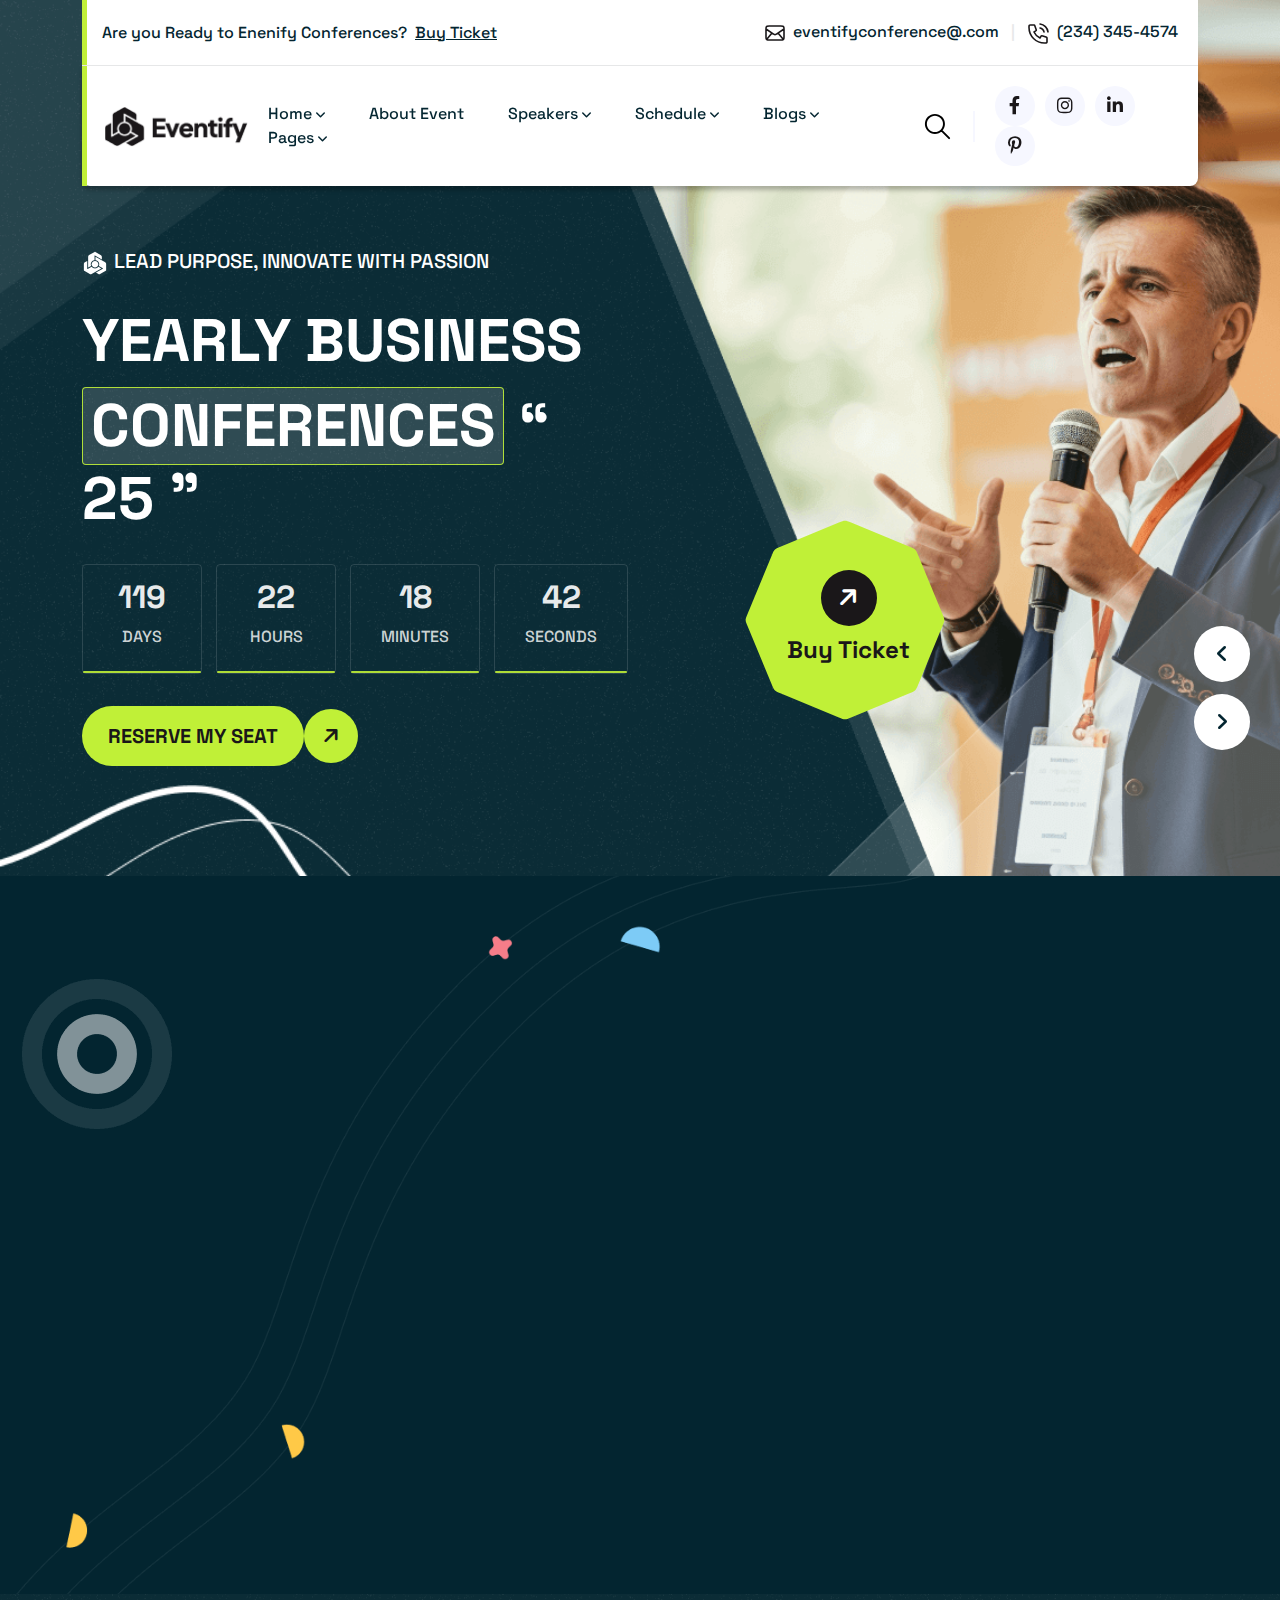
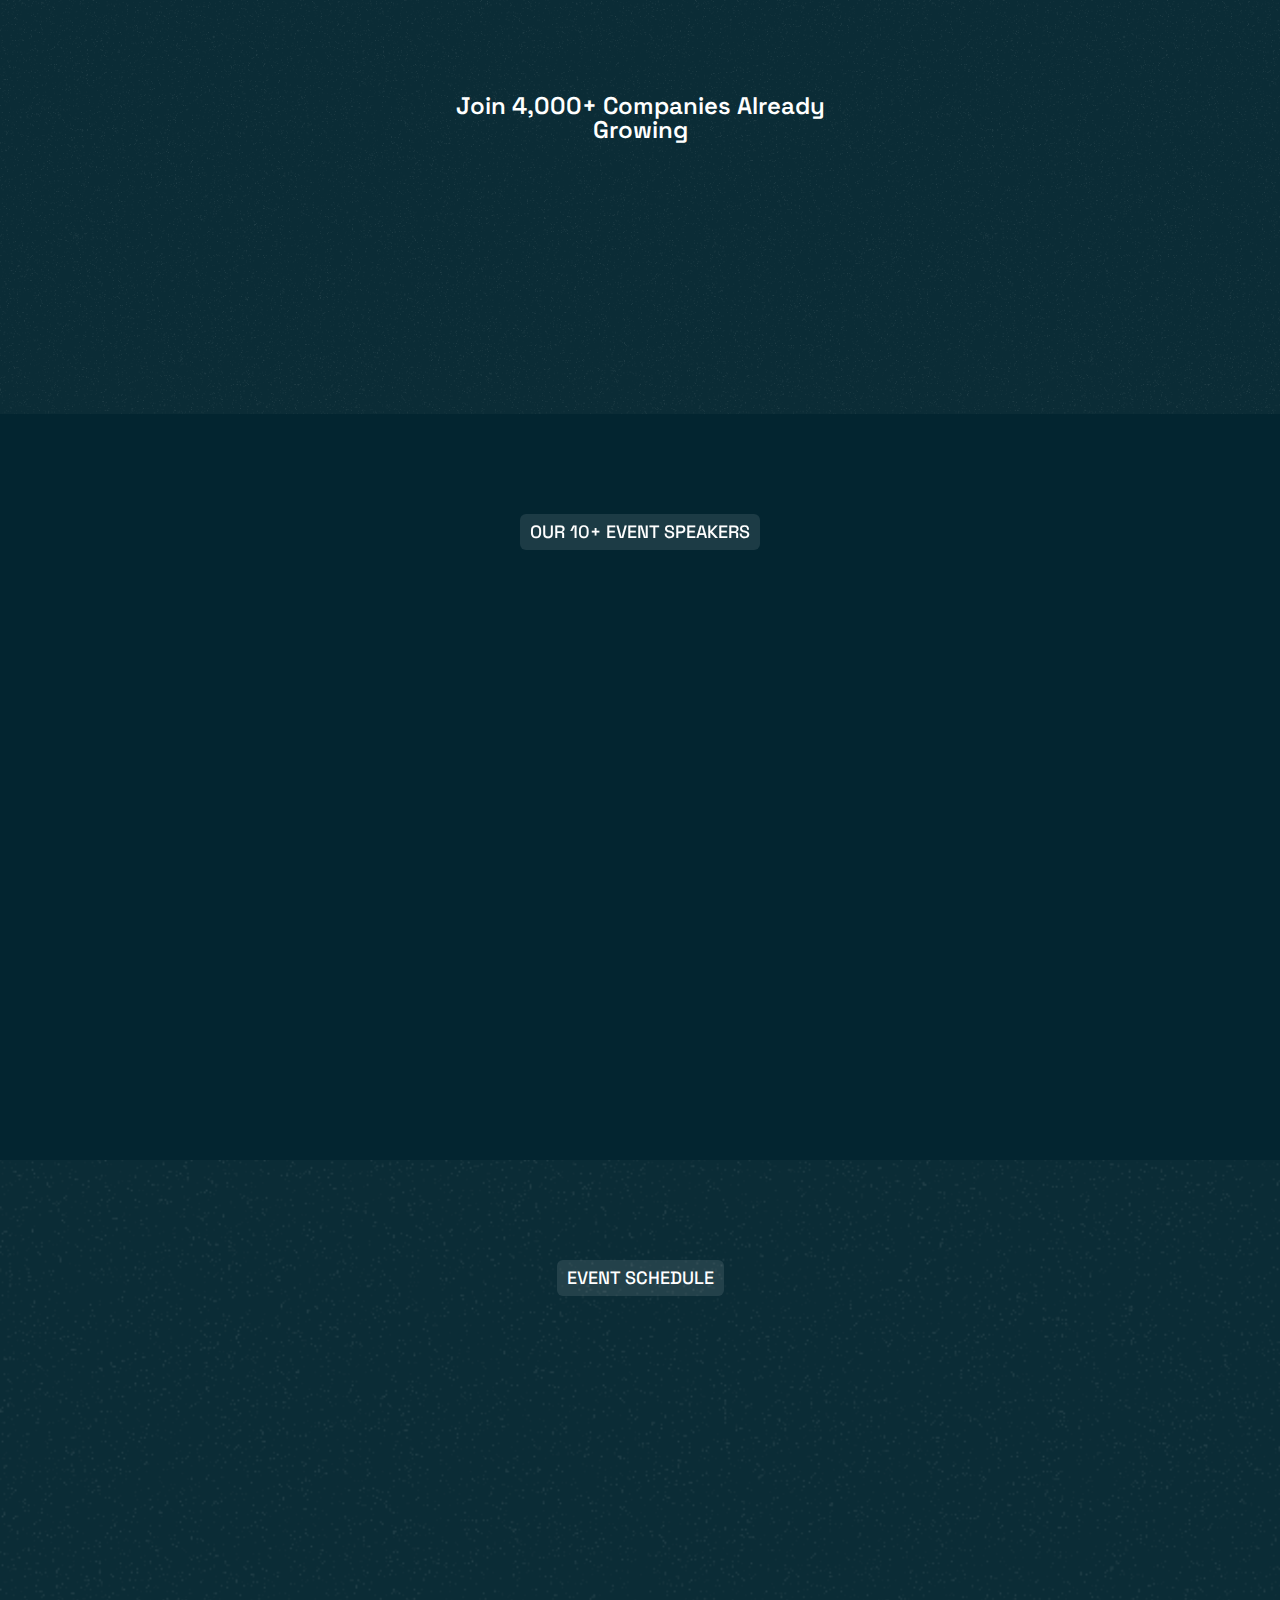
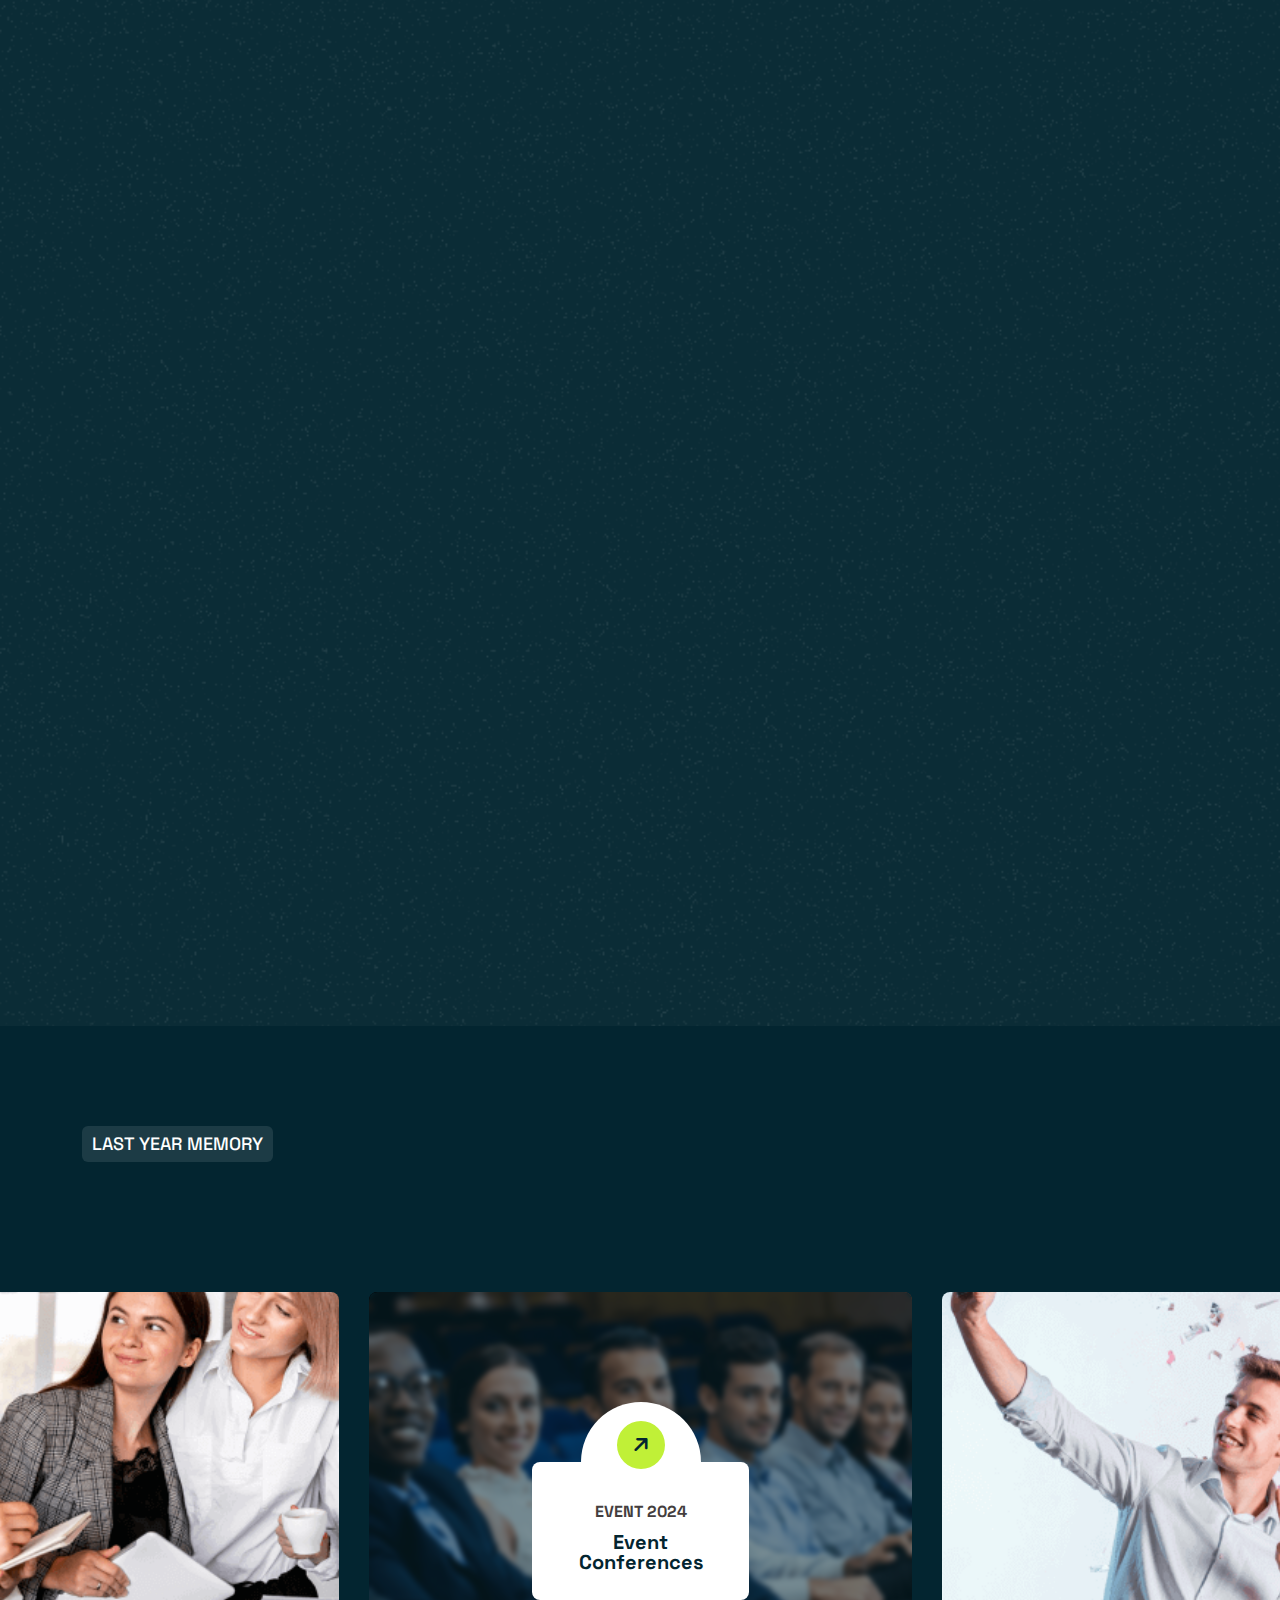
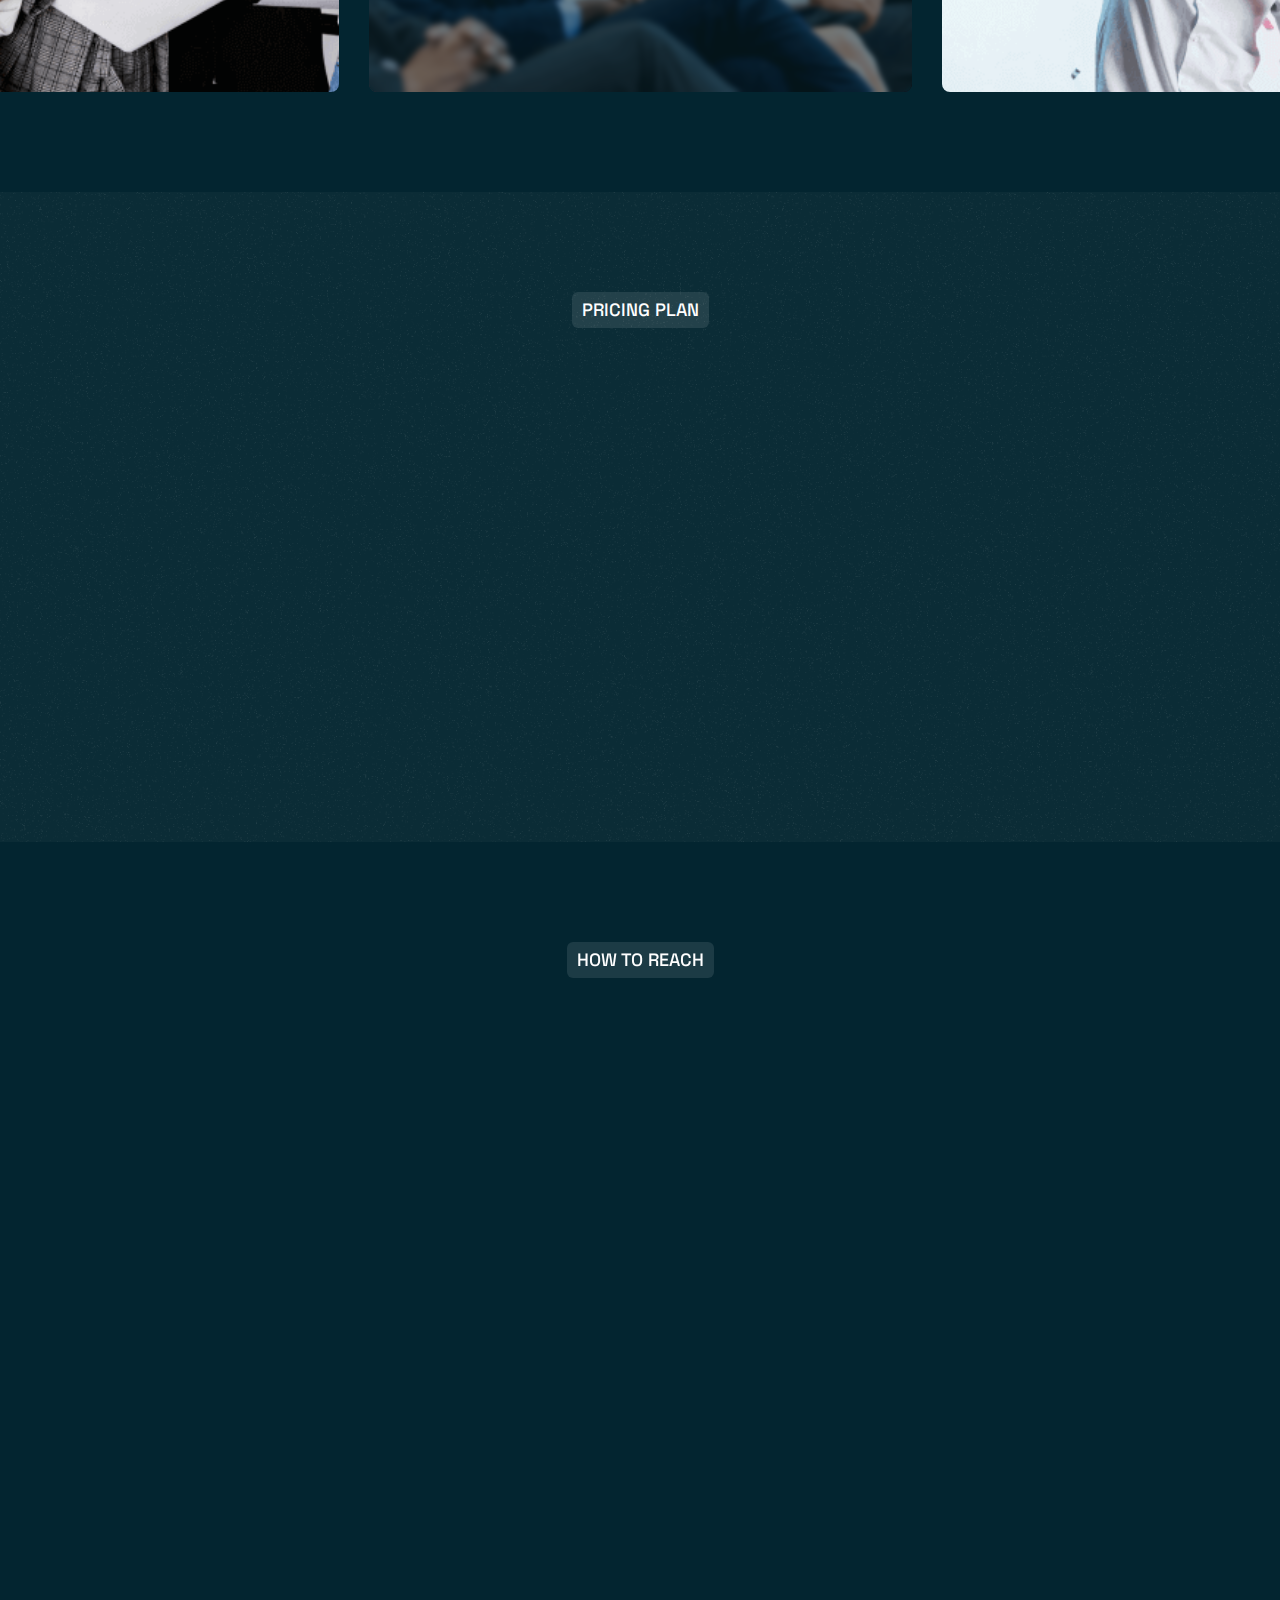
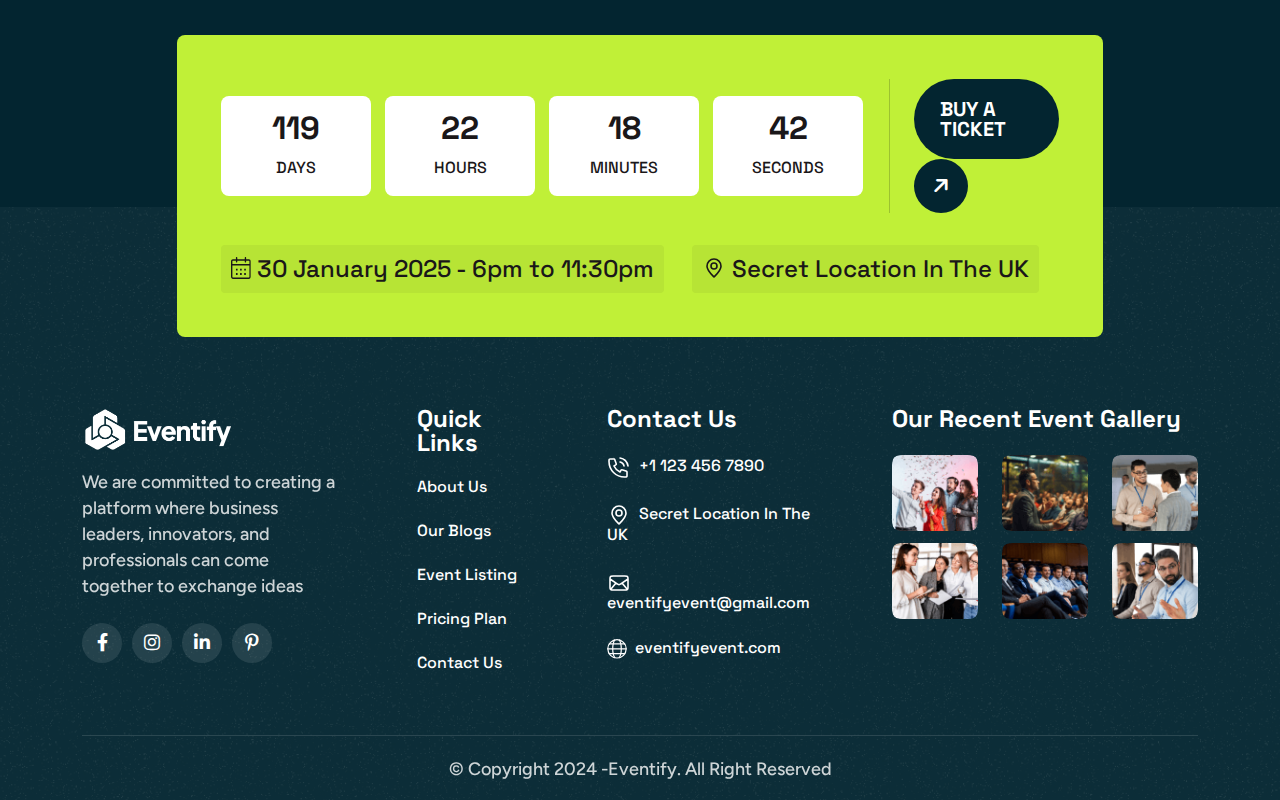
<file: index2.html>
<!DOCTYPE html>
<html lang="en">
	<head>
		<meta charset="UTF-8" />
		<meta name="viewport" content="width=device-width, initial-scale=1.0" />
		<title>Eventify- Event And Conference Theme</title>

		<!--=====FAB ICON=======-->
		<link rel="shortcut icon" href="assets/img/logo/fav-logo1.png" />

		<!--===== CSS LINK =======-->
		<link rel="stylesheet" href="assets/css/vendor/bootstrap.min.css" />
		<link rel="stylesheet" href="assets/css/vendor/aos.css" />
		<link rel="stylesheet" href="assets/css/vendor/fontawesome.css" />
		<link rel="stylesheet" href="assets/css/vendor/magnific-popup.css" />
		<link rel="stylesheet" href="assets/css/vendor/mobile.css" />
		<link rel="stylesheet" href="assets/css/vendor/owlcarousel.min.css" />
		<link rel="stylesheet" href="assets/css/vendor/sidebar.css" />
		<link rel="stylesheet" href="assets/css/vendor/slick-slider.css" />
		<link rel="stylesheet" href="assets/css/vendor/nice-select.css" />
		<link rel="stylesheet" href="assets/css/vendor/odometer.css" />
		<link rel="stylesheet" href="assets/css/main.css" />

		<!--=====  JS SCRIPT LINK =======-->
		<script src="assets/js/vendor/jquery-3.7.1.min.js"></script>
	</head>
	<body class="homepage2-body">
		<!-- Popup Section -->
		<div id="popup" class="popup-overlay d-none">
			<div class="popup-content">
				<span class="close-btn" id="close-popup">&times;</span>
				<div class="popup-icon">
					<img src="assets/img/logo/popup-logo.png" alt="" />
				</div>
				<div class="space32"></div>
				<div class="heading2">
					<h2>Grow your business with our agency</h2>
					<div class="space8"></div>
					<ul>
						<li><img src="assets/img/icons/check3.svg" alt="" />Elevate User Experience Expertise</li>
						<li><img src="assets/img/icons/check3.svg" alt="" /> Elevate Your UI/UX Skills Designer</li>
						<li><img src="assets/img/icons/check3.svg" alt="" />Join Leading UI/UX Event the Year</li>
					</ul>
				</div>
				<div class="space50"></div>
				<a class="vl-btn2" href="contact.html"
					><span class="demo">Buy Ticket Now</span><span class="arrow"><i class="fa-solid fa-arrow-right"></i></span>
				</a>
				<p class="no-thanks">No thanks</p>
			</div>
		</div>
		<!--===== PRELOADER STARTS =======-->
		<div class="preloader">
			<div class="loading-container">
				<div class="loading"></div>
				<div id="loading-icon"><img src="assets/img/logo/preloader.png" alt="" /></div>
			</div>
		</div>
		<!--===== PRELOADER ENDS =======-->

		<!--===== PAGE PROGRESS START=======-->
		<div class="paginacontainer">
			<div class="progress-wrap">
				<svg class="progress-circle svg-content" width="100%" height="100%" viewBox="-1 -1 102 102">
					<path d="M50,1 a49,49 0 0,1 0,98 a49,49 0 0,1 0,-98" />
				</svg>
			</div>
		</div>
		<!--===== PAGE PROGRESS END=======-->

		<!--=====HEADER START=======-->
		<header>
			<div class="header-area homepage2 header header-sticky d-none d-lg-block" id="header">
				<div class="container">
					<div class="row">
						<div class="col-lg-12">
							<div class="menu-top-area">
								<div class="top-menu-area">
									<p>Are you Ready to Enenify Conferences?<a href="#">Buy Ticket</a></p>
									<ul>
										<li>
											<a href="mailto:eventifyconference@.com"><img src="assets/img/icons/mail1.svg" alt="" />eventifyconference@.com <span> | </span></a>
										</li>
										<li>
											<a href="tel:(234)345-4574"><img src="assets/img/icons/phn1.svg" alt="" />(234) 345-4574</a>
										</li>
									</ul>
								</div>
							</div>
							<div class="header-elements">
								<div class="site-logo">
									<a href="index.html"><img src="assets/img/logo/logo2.png" alt="" /></a>
								</div>
								<div class="main-menu">
									<ul>
										<li>
											<a href="#">Home <i class="fa-solid fa-angle-down"></i></a>
											<div class="tp-submenu">
												<div class="row">
													<div class="col-lg-12">
														<div class="all-images-menu">
															<div class="homemenu-thumb">
																<div class="img1">
																	<img src="assets/img/all-images/demo/demo-img1.png" alt="" />
																</div>
																<div class="homemenu-btn">
																	<a class="vl-btn2" href="index.html"
																		><span class="demo">View Demo</span><span class="arrow"><i class="fa-solid fa-arrow-right"></i></span>
																	</a>
																</div>
																<div class="homemenu-text">
																	<a href="index.html">Eventify-Homepage 01</a>
																</div>
															</div>

															<div class="homemenu-thumb">
																<div class="img1">
																	<img src="assets/img/all-images/demo/demo-img2.png" alt="" />
																</div>
																<div class="homemenu-btn">
																	<a class="vl-btn2" href="index2.html"
																		><span class="demo">View Demo</span><span class="arrow"><i class="fa-solid fa-arrow-right"></i></span>
																	</a>
																</div>
																<div class="homemenu-text">
																	<a href="index2.html">Eventify-Homepage 02</a>
																</div>
															</div>

															<div class="homemenu-thumb">
																<div class="img1">
																	<img src="assets/img/all-images/demo/demo-img3.png" alt="" />
																</div>
																<div class="homemenu-btn">
																	<a class="vl-btn2" href="index3.html"
																		><span class="demo">View Demo</span><span class="arrow"><i class="fa-solid fa-arrow-right"></i></span>
																	</a>
																</div>
																<div class="homemenu-text">
																	<a href="index3.html">Eventify-Homepage 03</a>
																</div>
															</div>

															<div class="homemenu-thumb">
																<div class="img1">
																	<img src="assets/img/all-images/demo/demo-img4.png" alt="" />
																</div>
																<div class="homemenu-btn">
																	<a class="vl-btn2" href="index4.html"
																		><span class="demo">View Demo</span><span class="arrow"><i class="fa-solid fa-arrow-right"></i></span>
																	</a>
																</div>
																<div class="homemenu-text">
																	<a href="index4.html">Eventify-Homepage 04</a>
																</div>
															</div>

															<div class="homemenu-thumb" style="margin: 0">
																<div class="img1">
																	<img src="assets/img/all-images/demo/demo-img5.png" alt="" />
																</div>
																<div class="homemenu-btn">
																	<a class="vl-btn2" href="index5.html"
																		><span class="demo">View Demo</span><span class="arrow"><i class="fa-solid fa-arrow-right"></i></span>
																	</a>
																</div>
																<div class="homemenu-text">
																	<a href="index5.html">Eventify-Homepage 05</a>
																</div>
															</div>
														</div>

														<div class="all-images-menu">
															<div class="homemenu-thumb">
																<div class="img1">
																	<img src="assets/img/all-images/demo/demo-img6.png" alt="" />
																</div>
																<div class="homemenu-btn">
																	<a class="vl-btn2" href="index6.html"
																		><span class="demo">View Demo</span><span class="arrow"><i class="fa-solid fa-arrow-right"></i></span>
																	</a>
																</div>
																<div class="homemenu-text">
																	<a href="index6.html">Eventify-Homepage 06</a>
																</div>
															</div>

															<div class="homemenu-thumb">
																<div class="img1">
																	<img src="assets/img/all-images/demo/demo-img7.png" alt="" />
																</div>
																<div class="homemenu-btn">
																	<a class="vl-btn2" href="index7.html"
																		><span class="demo">View Demo</span><span class="arrow"><i class="fa-solid fa-arrow-right"></i></span>
																	</a>
																</div>
																<div class="homemenu-text">
																	<a href="index7.html">Eventify-Homepage 07</a>
																</div>
															</div>

															<div class="homemenu-thumb">
																<div class="img1">
																	<img src="assets/img/all-images/demo/demo-img8.png" alt="" />
																</div>
																<div class="homemenu-btn">
																	<a class="vl-btn2" href="index8.html"
																		><span class="demo">View Demo</span><span class="arrow"><i class="fa-solid fa-arrow-right"></i></span>
																	</a>
																</div>
																<div class="homemenu-text">
																	<a href="index8.html">Eventify-Homepage 08</a>
																</div>
															</div>

															<div class="homemenu-thumb">
																<div class="img1">
																	<img src="assets/img/all-images/demo/demo-img9.png" alt="" />
																</div>
																<div class="homemenu-btn">
																	<a class="vl-btn2" href="index9.html"
																		><span class="demo">View Demo</span><span class="arrow"><i class="fa-solid fa-arrow-right"></i></span>
																	</a>
																</div>
																<div class="homemenu-text">
																	<a href="index9.html">Eventify-Homepage 09</a>
																</div>
															</div>

															<div class="homemenu-thumb" style="margin: 0">
																<div class="img1">
																	<img src="assets/img/all-images/demo/demo-img10.png" alt="" />
																</div>
																<div class="homemenu-btn">
																	<a class="vl-btn2" href="index10.html"
																		><span class="demo">View Demo</span><span class="arrow"><i class="fa-solid fa-arrow-right"></i></span>
																	</a>
																</div>
																<div class="homemenu-text">
																	<a href="index10.html">Eventify-Homepage 10</a>
																</div>
															</div>
														</div>
													</div>
												</div>
											</div>
										</li>
										<li><a href="about.html">About Event</a></li>
										<li>
											<a href="#">Speakers <i class="fa-solid fa-angle-down"></i></a>
											<ul class="dropdown-padding">
												<li><a href="speakers.html">Speakers</a></li>
												<li><a href="speakers-single.html">Speakers Details</a></li>
											</ul>
										</li>
										<li>
											<a href="#">Schedule <i class="fa-solid fa-angle-down"></i></a>
											<ul class="dropdown-padding">
												<li><a href="event.html">Our Event</a></li>
												<li><a href="event-schedule.html">Event Schedule</a></li>
												<li><a href="event-single.html">Event Details</a></li>
											</ul>
										</li>
										<li>
											<a href="#">Blogs <i class="fa-solid fa-angle-down"></i></a>
											<ul class="dropdown-padding">
												<li><a href="blog.html">Our Blog</a></li>
												<li><a href="blog-single.html">Blog Details</a></li>
											</ul>
										</li>
										<li>
											<a href="#">Pages <i class="fa-solid fa-angle-down"></i></a>
											<ul class="dropdown-padding">
												<li><a href="memories.html">Our Memories</a></li>
												<li><a href="pricing-plan.html">Pricing Plan</a></li>
												<li><a href="faq.html">FAQ,s</a></li>
												<li><a href="contact.html">Contact Us</a></li>
											</ul>
										</li>
									</ul>
								</div>
								<div class="btn-area">
									<div class="search-icon header__search header-search-btn">
										<a href="#"><img src="assets/img/icons/search1.svg" alt="" /></a>
									</div>
									<ul>
										<li>
											<a href="#"><i class="fa-brands fa-facebook-f"></i></a>
										</li>
										<li>
											<a href="#"><i class="fa-brands fa-instagram"></i></a>
										</li>
										<li>
											<a href="#"><i class="fa-brands fa-linkedin-in"></i></a>
										</li>
										<li>
											<a href="#" class="m-0"><i class="fa-brands fa-pinterest-p"></i></a>
										</li>
									</ul>
								</div>

								<div class="header-search-form-wrapper">
									<div class="tx-search-close tx-close"><i class="fa-solid fa-xmark"></i></div>
									<div class="header-search-container">
										<form role="search" class="search-form">
											<input type="search" class="search-field" placeholder="Search …" value="" name="s" />
											<button type="submit" class="search-submit"><img src="assets/img/icons/search1.svg" alt="" /></button>
										</form>
									</div>
								</div>
								<div class="body-overlay"></div>
							</div>
						</div>
					</div>
				</div>
			</div>
		</header>
		<!--=====HEADER END =======-->

		<!--===== MOBILE HEADER STARTS =======-->
		<div class="mobile-header mobile-haeder2 d-block d-lg-none">
			<div class="container-fluid">
				<div class="col-12">
					<div class="mobile-header-elements">
						<div class="mobile-logo">
							<a href="index.html"><img src="assets/img/logo/logo1.png" alt="" /></a>
						</div>
						<div class="mobile-nav-icon dots-menu">
							<i class="fa-solid fa-bars-staggered"></i>
						</div>
					</div>
				</div>
			</div>
		</div>

		<div class="mobile-sidebar mobile-sidebar2">
			<div class="logosicon-area">
				<div class="logos">
					<img src="assets/img/logo/logo2.png" alt="" />
				</div>
				<div class="menu-close">
					<i class="fa-solid fa-xmark"></i>
				</div>
			</div>
			<div class="mobile-nav mobile-nav1">
				<ul class="mobile-nav-list nav-list1">
					<li>
						<a href="#">Home </a>
						<ul class="sub-menu">
							<li><a href="index.html">Home One</a></li>
							<li><a href="index2.html">Home Two</a></li>
							<li><a href="index3.html">Home Three</a></li>
							<li><a href="index4.html">Home Four</a></li>
							<li><a href="index5.html">Home Five</a></li>
							<li><a href="index6.html">Home Six</a></li>
							<li><a href="index7.html">Home Seven</a></li>
							<li><a href="index8.html">Home Eight</a></li>
							<li><a href="index9.html">Home Nine</a></li>
							<li><a href="index10.html">Home Ten</a></li>
						</ul>
					</li>
					<li><a href="about.html">About Event</a></li>
					<li>
						<a href="features.html">Speakers</a>
						<ul class="sub-menu">
							<li><a href="speakers.html">Speakers</a></li>
							<li><a href="speakers-single.html">Speakers Details</a></li>
						</ul>
					</li>
					<li>
						<a href="features.html">Schedule</a>
						<ul class="sub-menu">
							<li><a href="event.html">Our Event</a></li>
							<li><a href="event-schedule.html">Event Schedule</a></li>
							<li><a href="event-single.html">Event Details</a></li>
						</ul>
					</li>
					<li>
						<a href="#">Blogs</a>
						<ul class="sub-menu">
							<li><a href="blog.html">Our Blog</a></li>
							<li><a href="blog-single.html">Blog Details</a></li>
						</ul>
					</li>
					<li>
						<a href="#">Pages</a>
						<ul class="sub-menu">
							<li><a href="memories.html">Our Memories</a></li>
							<li><a href="pricing-plan.html">Pricing Plan</a></li>
							<li><a href="faq.html">FAQ,s</a></li>
							<li><a href="contact.html">Contact Us</a></li>
						</ul>
					</li>
					<li><a href="contact.html">Contact Us</a></li>
				</ul>
				<div class="allmobilesection">
					<a class="vl-btn2" href="contact.html"
						><span class="demo">Contact Us</span><span class="arrow"><i class="fa-solid fa-arrow-right"></i></span>
					</a>
					<div class="single-footer">
						<h3>Contact Info</h3>
						<div class="footer1-contact-info">
							<div class="contact-info-single">
								<div class="contact-info-icon">
									<span><i class="fa-solid fa-phone-volume"></i></span>
								</div>
								<div class="contact-info-text">
									<a href="tel:+3(924)4596512">+3(924)4596512</a>
								</div>
							</div>
							<div class="contact-info-single">
								<div class="contact-info-icon">
									<span><i class="fa-solid fa-envelope"></i></span>
								</div>
								<div class="contact-info-text">
									<a href="mailto:info@example.com">info@example.com</a>
								</div>
							</div>
							<div class="single-footer">
								<h3>Our Location</h3>
								<div class="contact-info-single">
									<div class="contact-info-icon">
										<span><i class="fa-solid fa-location-dot"></i></span>
									</div>
									<div class="contact-info-text">
										<a href="mailto:info@example.com"
											>55 East Birchwood Ave.Brooklyn, <br />
											New York 11201,United States</a
										>
									</div>
								</div>
							</div>
							<div class="single-footer">
								<h3>Social Links</h3>
								<div class="social-links-mobile-menu">
									<ul>
										<li>
											<a href="#"><i class="fa-brands fa-facebook-f"></i></a>
										</li>
										<li>
											<a href="#"><i class="fa-brands fa-instagram"></i></a>
										</li>
										<li>
											<a href="#"><i class="fa-brands fa-linkedin-in"></i></a>
										</li>
										<li>
											<a href="#"><i class="fa-brands fa-youtube"></i></a>
										</li>
									</ul>
								</div>
							</div>
						</div>
					</div>
				</div>
			</div>
		</div>
		<!--===== MOBILE HEADER STARTS =======-->

		<!--===== HERO AREA STARTS =======-->
		<div class="hero2-slider-area">
			<div class="her2-section-area">
				<img src="assets/img/elements/elements9.png" alt="" class="elements9" />
				<img src="assets/img/elements/elements10.png" alt="" class="elements10" />
				<img src="assets/img/elements/elements11.png" alt="" class="elements11" />
				<div class="img1">
					<img src="assets/img/all-images/hero/hero-img2.png" alt="" />
				</div>
				<div class="container">
					<div class="row">
						<div class="col-lg-6">
							<div class="hero2-header">
								<h5><img src="assets/img/icons/sub-logo1.svg" alt="" />Lead Purpose, Innovate with Passion</h5>
								<div class="space28"></div>
								<h1>Yearly Business</h1>
								<div class="space16"></div>
								<h1><span class="conferences">Conferences</span> “ <span class="odometer" data-count="25"></span> ”</h1>
								<div class="timer">
									<div class="time-box">
										<span id="days" class="time-value">119</span>
										<div class="space8"></div>
									</div>
									<div class="space14"></div>
									<div class="time-box">
										<span id="hours" class="time-value">22</span>
										<div class="space8"></div>
									</div>
									<div class="space14"></div>
									<div class="time-box">
										<span id="minutes" class="time-value">18</span>
										<div class="space8"></div>
									</div>
									<div class="space14"></div>
									<div class="time-box" style="margin: 0">
										<span id="seconds" class="time-value">44</span>
										<div class="space8"></div>
									</div>
								</div>
								<div class="space32"></div>
								<div class="btn-area1">
									<a href="event-schedule.html" class="vl-btn2"
										><span class="demo">Reserve My Seat</span><span class="arrow"><i class="fa-solid fa-arrow-right"></i></span
									></a>
								</div>
							</div>
						</div>
						<div class="col-lg-3">
							<div class="arrow-btn">
								<div class="about-btnarea">
									<svg xmlns="http://www.w3.org/2000/svg" width="200" height="200" viewBox="0 0 200 200" fill="none" class="keyframe5">
										<path
											d="M93.8771 2.53621C96.8982 1.28483 98.4087 0.659138 100 0.659138C101.591 0.659138 103.102 1.28483 106.123 2.5362L164.588 26.7531C167.609 28.0045 169.119 28.6302 170.245 29.7554C171.37 30.8806 171.995 32.3912 173.247 35.4123L197.464 93.8771C198.715 96.8982 199.341 98.4087 199.341 100C199.341 101.591 198.715 103.102 197.464 106.123L173.247 164.588C171.995 167.609 171.37 169.119 170.245 170.245C169.119 171.37 167.609 171.995 164.588 173.247L106.123 197.464C103.102 198.715 101.591 199.341 100 199.341C98.4087 199.341 96.8982 198.715 93.8771 197.464L35.4123 173.247C32.3912 171.995 30.8806 171.37 29.7554 170.245C28.6302 169.119 28.0045 167.609 26.7531 164.588L2.53621 106.123C1.28483 103.102 0.659138 101.591 0.659138 100C0.659138 98.4087 1.28483 96.8982 2.5362 93.8771L26.7531 35.4123C28.0045 32.3912 28.6302 30.8806 29.7554 29.7554C30.8806 28.6302 32.3912 28.0045 35.4123 26.7531L93.8771 2.53621Z"
											fill="#C0F037"
										/>
									</svg>
									<a href="pricing-plan.html">
										<span><i class="fa-solid fa-arrow-right"></i></span>
										<br />
										<div class="space12"></div>
										Buy Ticket
									</a>
								</div>
							</div>
						</div>
					</div>
				</div>
			</div>

			<div class="her2-section-area">
				<img src="assets/img/elements/elements9.png" alt="" class="elements9" />
				<img src="assets/img/elements/elements10.png" alt="" class="elements10" />
				<img src="assets/img/elements/elements11.png" alt="" class="elements11" />
				<div class="img1">
					<img src="assets/img/all-images/hero/hero-img3.png" alt="" />
				</div>
				<div class="container">
					<div class="row">
						<div class="col-lg-6">
							<div class="hero2-header">
								<h5><img src="assets/img/icons/sub-logo1.svg" alt="" />Lead Purpose, Innovate with Passion</h5>
								<div class="space28"></div>
								<h1>Yearly Business</h1>
								<div class="space16"></div>
								<h1><span class="conferences">Conferences</span> “ <span class="odometer" data-count="25"></span> ”</h1>
								<div class="timer">
									<div class="time-box">
										<span id="days2" class="time-value">119</span>
										<div class="space8"></div>
										<p>DAYS</p>
										<div class="space8"></div>
									</div>
									<div class="space14"></div>
									<div class="time-box">
										<span id="hours2" class="time-value">22</span>
										<div class="space8"></div>
										<p>HOURS</p>
										<div class="space8"></div>
									</div>
									<div class="space14"></div>
									<div class="time-box">
										<span id="minutes2" class="time-value">18</span>
										<div class="space8"></div>
										<p>MINUTES</p>
										<div class="space8"></div>
									</div>
									<div class="space14"></div>
									<div class="time-box" style="margin: 0">
										<span id="seconds2" class="time-value">44</span>
										<div class="space8"></div>
										<p>SCEONDS</p>
										<div class="space8"></div>
									</div>
								</div>
								<div class="space32"></div>
								<div class="btn-area1">
									<a href="event-schedule.html" class="vl-btn2"
										><span class="demo">Reserve My Seat</span><span class="arrow"><i class="fa-solid fa-arrow-right"></i></span
									></a>
								</div>
							</div>
						</div>
						<div class="col-lg-3">
							<div class="arrow-btn">
								<div class="about-btnarea">
									<svg xmlns="http://www.w3.org/2000/svg" width="200" height="200" viewBox="0 0 200 200" fill="none" class="keyframe5">
										<path
											d="M93.8771 2.53621C96.8982 1.28483 98.4087 0.659138 100 0.659138C101.591 0.659138 103.102 1.28483 106.123 2.5362L164.588 26.7531C167.609 28.0045 169.119 28.6302 170.245 29.7554C171.37 30.8806 171.995 32.3912 173.247 35.4123L197.464 93.8771C198.715 96.8982 199.341 98.4087 199.341 100C199.341 101.591 198.715 103.102 197.464 106.123L173.247 164.588C171.995 167.609 171.37 169.119 170.245 170.245C169.119 171.37 167.609 171.995 164.588 173.247L106.123 197.464C103.102 198.715 101.591 199.341 100 199.341C98.4087 199.341 96.8982 198.715 93.8771 197.464L35.4123 173.247C32.3912 171.995 30.8806 171.37 29.7554 170.245C28.6302 169.119 28.0045 167.609 26.7531 164.588L2.53621 106.123C1.28483 103.102 0.659138 101.591 0.659138 100C0.659138 98.4087 1.28483 96.8982 2.5362 93.8771L26.7531 35.4123C28.0045 32.3912 28.6302 30.8806 29.7554 29.7554C30.8806 28.6302 32.3912 28.0045 35.4123 26.7531L93.8771 2.53621Z"
											fill="#C0F037"
										/>
									</svg>
									<a href="pricing-plan.html">
										<span><i class="fa-solid fa-arrow-right"></i></span>
										<br />
										<div class="space12"></div>
										Buy Ticket
									</a>
								</div>
							</div>
						</div>
					</div>
				</div>
			</div>
			<div class="her2-section-area">
				<img src="assets/img/elements/elements9.png" alt="" class="elements9" />
				<img src="assets/img/elements/elements10.png" alt="" class="elements10" />
				<img src="assets/img/elements/elements11.png" alt="" class="elements11" />
				<div class="img1">
					<img src="assets/img/all-images/hero/hero-img4.png" alt="" />
				</div>
				<div class="container">
					<div class="row">
						<div class="col-lg-6">
							<div class="hero2-header">
								<h5><img src="assets/img/icons/sub-logo1.svg" alt="" />Lead Purpose, Innovate with Passion</h5>
								<div class="space28"></div>
								<h1>Yearly Business</h1>
								<div class="space16"></div>
								<h1><span class="conferences">Conferences</span> “ <span class="odometer" data-count="25"></span> ”</h1>
								<div class="timer">
									<div class="time-box">
										<span id="days3" class="time-value">119</span>
										<div class="space8"></div>
										<p>DAYS</p>
										<div class="space8"></div>
									</div>
									<div class="space14"></div>
									<div class="time-box">
										<span id="hours3" class="time-value">22</span>
										<div class="space8"></div>
										<p>HOURS</p>
										<div class="space8"></div>
									</div>
									<div class="space14"></div>
									<div class="time-box">
										<span id="minutes3" class="time-value">18</span>
										<div class="space8"></div>
										<p>MINUTES</p>
										<div class="space8"></div>
									</div>
									<div class="space14"></div>
									<div class="time-box" style="margin: 0">
										<span id="seconds3" class="time-value">44</span>
										<div class="space8"></div>
										<p>SCEONDS</p>
										<div class="space8"></div>
									</div>
								</div>
								<div class="space32"></div>
								<div class="btn-area1">
									<a href="event-schedule.html" class="vl-btn2"
										><span class="demo">Reserve My Seat</span><span class="arrow"><i class="fa-solid fa-arrow-right"></i></span
									></a>
								</div>
							</div>
						</div>
						<div class="col-lg-3">
							<div class="arrow-btn">
								<div class="about-btnarea">
									<svg xmlns="http://www.w3.org/2000/svg" width="200" height="200" viewBox="0 0 200 200" fill="none" class="keyframe5">
										<path
											d="M93.8771 2.53621C96.8982 1.28483 98.4087 0.659138 100 0.659138C101.591 0.659138 103.102 1.28483 106.123 2.5362L164.588 26.7531C167.609 28.0045 169.119 28.6302 170.245 29.7554C171.37 30.8806 171.995 32.3912 173.247 35.4123L197.464 93.8771C198.715 96.8982 199.341 98.4087 199.341 100C199.341 101.591 198.715 103.102 197.464 106.123L173.247 164.588C171.995 167.609 171.37 169.119 170.245 170.245C169.119 171.37 167.609 171.995 164.588 173.247L106.123 197.464C103.102 198.715 101.591 199.341 100 199.341C98.4087 199.341 96.8982 198.715 93.8771 197.464L35.4123 173.247C32.3912 171.995 30.8806 171.37 29.7554 170.245C28.6302 169.119 28.0045 167.609 26.7531 164.588L2.53621 106.123C1.28483 103.102 0.659138 101.591 0.659138 100C0.659138 98.4087 1.28483 96.8982 2.5362 93.8771L26.7531 35.4123C28.0045 32.3912 28.6302 30.8806 29.7554 29.7554C30.8806 28.6302 32.3912 28.0045 35.4123 26.7531L93.8771 2.53621Z"
											fill="#C0F037"
										/>
									</svg>
									<a href="pricing-plan.html">
										<span><i class="fa-solid fa-arrow-right"></i></span>
										<br />
										<div class="space12"></div>
										Buy Ticket
									</a>
								</div>
							</div>
						</div>
					</div>
				</div>
			</div>
		</div>
		<div class="testimonial-arrows">
			<div class="testimonial-prev-arrow">
				<button><i class="fa-solid fa-angle-left"></i></button>
			</div>
			<div class="testimonial-next-arrow">
				<button><i class="fa-solid fa-angle-right"></i></button>
			</div>
		</div>
		<!--===== HERO AREA ENDS =======-->

		<!--===== ABOUT AREA STARTS =======-->
		<div class="about2-section-area sp1">
			<img src="assets/img/elements/elements13.png" alt="" class="elements12" />
			<div class="container">
				<div class="row align-items-center">
					<div class="col-lg-6">
						<div class="about-images-area">
							<img src="assets/img/elements/elements14.png" alt="" class="elements14" />
							<div class="row align-items-center">
								<div class="col-lg-6 col-md-6">
									<div class="img1 image-anime reveal">
										<img src="assets/img/all-images/about/about-img4.png" alt="" />
									</div>
									<div class="space24 d-md-none d-block"></div>
								</div>
								<div class="col-lg-6 col-md-6">
									<div class="img1 image-anime reveal">
										<img src="assets/img/all-images/about/about-img5.png" alt="" />
									</div>
									<div class="space24"></div>
									<div class="img1 image-anime reveal">
										<img src="assets/img/all-images/about/about-img6.png" alt="" />
									</div>
								</div>
							</div>
						</div>
					</div>
					<div class="col-lg-1"></div>
					<div class="col-lg-5">
						<div class="about2-header heading4">
							<h5 data-aos="fade-left" data-aos-duration="800">about our business conferences</h5>
							<div class="space18"></div>
							<h2 class="text-anime-style-3">Growth Through World Class And Conferences</h2>
							<div class="space16"></div>
							<p data-aos="fade-left" data-aos-duration="900">At Business, we bring together brightest minds, leaders, and trailblazers from across industries to explore latest trends, technologies, and strategies shaping the future.</p>
							<div class="others-boxarea" data-aos="fade-left" data-aos-duration="1000">
								<div class="icons-box">
									<div class="icons">
										<img src="assets/img/icons/about-icon1.svg" alt="" />
									</div>
									<p><span class="odometer" data-count="40"></span>+ Speakers</p>
								</div>
								<div class="icons-box">
									<div class="icons">
										<img src="assets/img/icons/about-icon2.svg" alt="" />
									</div>
									<p><span class="odometer" data-count="19"></span>+ Sponsors</p>
								</div>
							</div>
							<div class="space32"></div>
							<div class="btn-area1" data-aos="fade-left" data-aos-duration="1200">
								<a href="contact.html" class="vl-btn2"
									><span class="demo">Become an Attendee</span><span class="arrow"><i class="fa-solid fa-arrow-right"></i></span
								></a>
							</div>
						</div>
					</div>
				</div>
			</div>
		</div>
		<!--===== ABOUT AREA ENDS =======-->

		<!--===== OTHERS AREA STARTS =======-->
		<div class="brands2-section-area sp2">
			<div class="container">
				<div class="row">
					<div class="col-lg-5 m-auto">
						<div class="brand-header heading4 space-margin60 text-center">
							<h3>Join 4,000+ companies already growing</h3>
						</div>
					</div>
				</div>
				<div class="row">
					<div class="col-lg-12" data-aos="zoom-in" data-aos-duration="800">
						<div class="brand-slider-area owl-carousel">
							<div class="brand-box">
								<img src="assets/img/elements/brand-img1.png" alt="" />
							</div>
							<div class="brand-box">
								<img src="assets/img/elements/brand-img2.png" alt="" />
							</div>
							<div class="brand-box">
								<img src="assets/img/elements/brand-img3.png" alt="" />
							</div>
							<div class="brand-box">
								<img src="assets/img/elements/brand-img4.png" alt="" />
							</div>
							<div class="brand-box">
								<img src="assets/img/elements/brand-img5.png" alt="" />
							</div>
							<div class="brand-box">
								<img src="assets/img/elements/brand-img6.png" alt="" />
							</div>
							<div class="brand-box">
								<img src="assets/img/elements/brand-img7.png" alt="" />
							</div>
							<div class="brand-box">
								<img src="assets/img/elements/brand-img8.png" alt="" />
							</div>
						</div>
					</div>
				</div>
			</div>
		</div>
		<!--===== OTHERS AREA ENDS =======-->

		<!--===== TEAM AREA STARTS =======-->
		<div class="team2-section-area sp1">
			<div class="container">
				<div class="row">
					<div class="col-lg-5 m-auto">
						<div class="team2-header heading4 space-margin60 text-center">
							<h5>our 10+ event speakers</h5>
							<div class="space18"></div>
							<h2 class="text-anime-style-3">Our Event Speakers</h2>
						</div>
					</div>
				</div>
				<div class="row">
					<div class="col-lg-3 col-md-6" data-aos="zoom-in" data-aos-duration="900">
						<div class="our-team-boxarea">
							<div class="team-widget-area">
								<div class="img1">
									<img src="assets/img/all-images/team/team-img4.png" alt="" class="team-img4" />
									<img src="assets/img/elements/elements16.png" alt="" class="team-img8" />
									<ul>
										<li>
											<a href="#"><i class="fa-brands fa-facebook-f"></i></a>
										</li>
										<li>
											<a href="#"><i class="fa-brands fa-linkedin-in"></i></a>
										</li>
										<li>
											<a href="#" class="m-0"><i class="fa-brands fa-instagram"></i></a>
										</li>
									</ul>
								</div>
							</div>
							<div class="space28"></div>
							<div class="content-area">
								<a href="speakers.html">Alex Robertson</a>
								<div class="space16"></div>
								<p>Finance Consultant</p>
							</div>
						</div>
					</div>

					<div class="col-lg-3 col-md-6" data-aos="zoom-in" data-aos-duration="1000">
						<div class="our-team-boxarea">
							<div class="team-widget-area">
								<div class="img1">
									<img src="assets/img/all-images/team/team-img5.png" alt="" class="team-img4" />
									<img src="assets/img/elements/elements16.png" alt="" class="team-img8" />
									<ul>
										<li>
											<a href="#"><i class="fa-brands fa-facebook-f"></i></a>
										</li>
										<li>
											<a href="#"><i class="fa-brands fa-linkedin-in"></i></a>
										</li>
										<li>
											<a href="#" class="m-0"><i class="fa-brands fa-instagram"></i></a>
										</li>
									</ul>
								</div>
							</div>
							<div class="space28"></div>
							<div class="content-area">
								<a href="speakers.html">Alexy Sammo</a>
								<div class="space16"></div>
								<p>HR Consultant</p>
							</div>
						</div>
					</div>

					<div class="col-lg-3 col-md-6" data-aos="zoom-in" data-aos-duration="1100">
						<div class="our-team-boxarea">
							<div class="team-widget-area">
								<div class="img1">
									<img src="assets/img/all-images/team/team-img6.png" alt="" class="team-img4" />
									<img src="assets/img/elements/elements16.png" alt="" class="team-img8" />
									<ul>
										<li>
											<a href="#"><i class="fa-brands fa-facebook-f"></i></a>
										</li>
										<li>
											<a href="#"><i class="fa-brands fa-linkedin-in"></i></a>
										</li>
										<li>
											<a href="#" class="m-0"><i class="fa-brands fa-instagram"></i></a>
										</li>
									</ul>
								</div>
							</div>
							<div class="space28"></div>
							<div class="content-area">
								<a href="speakers.html">Andrew Symonds</a>
								<div class="space16"></div>
								<p>Finance Consultant</p>
							</div>
						</div>
					</div>

					<div class="col-lg-3 col-md-6" data-aos="zoom-in" data-aos-duration="1200">
						<div class="our-team-boxarea">
							<div class="team-widget-area">
								<div class="img1">
									<img src="assets/img/all-images/team/team-img7.png" alt="" class="team-img4" />
									<img src="assets/img/elements/elements16.png" alt="" class="team-img8" />
									<ul>
										<li>
											<a href="#"><i class="fa-brands fa-facebook-f"></i></a>
										</li>
										<li>
											<a href="#"><i class="fa-brands fa-linkedin-in"></i></a>
										</li>
										<li>
											<a href="#" class="m-0"><i class="fa-brands fa-instagram"></i></a>
										</li>
									</ul>
								</div>
							</div>
							<div class="space28"></div>
							<div class="content-area">
								<a href="speakers.html">Ben Stokes</a>
								<div class="space16"></div>
								<p>Finance Consultant</p>
							</div>
						</div>
					</div>
				</div>
			</div>
		</div>
		<!--===== TEAM AREA ENDS =======-->

		<!--===== EVENT AREA STARTS =======-->
		<div class="event2-section-area sp1">
			<div class="container">
				<div class="row">
					<div class="col-lg-6 m-auto">
						<div class="event2-header heading4 text-center space-margin60">
							<h5>Event Schedule</h5>
							<div class="space18"></div>
							<h2 class="text-anime-style-3">Our Events Schedule Plan</h2>
						</div>
					</div>
				</div>
				<div class="row">
					<div class="col-lg-12" data-aos="fade-up" data-aos-duration="1000">
						<div class="tabs-button space-margin60">
							<ul class="nav nav-pills" id="pills-tab" role="tablist">
								<li class="nav-item" role="presentation">
									<button class="nav-link active" id="pills-home-tab" data-bs-toggle="pill" data-bs-target="#pills-home" type="button" role="tab" aria-controls="pills-home" aria-selected="true">
										<span class="calender"><img src="assets/img/icons/calender1.svg" alt="" /></span>
										<span class="pl-8">
											<span class="day">Day One</span>
											<span class="date">May 25, 2024</span>
										</span>
									</button>
								</li>
								<li class="nav-item" role="presentation">
									<button class="nav-link" id="pills-profile-tab" data-bs-toggle="pill" data-bs-target="#pills-profile" type="button" role="tab" aria-controls="pills-profile" aria-selected="false">
										<span class="calender"><img src="assets/img/icons/calender1.svg" alt="" /></span>
										<span class="pl-8">
											<span class="day">Day Two</span>
											<span class="date">May 25, 2024</span>
										</span>
									</button>
								</li>
								<li class="nav-item" role="presentation">
									<button class="nav-link m-0" id="pills-contact-tab" data-bs-toggle="pill" data-bs-target="#pills-contact" type="button" role="tab" aria-controls="pills-contact" aria-selected="false">
										<span class="calender"><img src="assets/img/icons/calender1.svg" alt="" /></span>
										<span class="pl-8">
											<span class="day">Day Three</span>
											<span class="date">May 25, 2024</span>
										</span>
									</button>
								</li>
							</ul>
						</div>
						<div class="tab-content" id="pills-tabContent">
							<div class="tab-pane fade show active" id="pills-home" role="tabpanel" aria-labelledby="pills-home-tab" tabindex="0">
								<div class="event-widget-area">
									<div class="row">
										<div class="col-lg-9 m-auto">
											<div class="event2-boxarea box1">
												<h1 class="active">01</h1>
												<div class="row align-items-center">
													<div class="col-lg-5">
														<div class="img1">
															<img src="assets/img/all-images/event/event-img1.png" alt="" />
														</div>
													</div>
													<div class="col-lg-7">
														<div class="content-area">
															<ul>
																<li>
																	<a href="#"><img src="assets/img/icons/clock1.svg" alt="" />10.00 AM -12.00 PM <span> | </span></a>
																</li>
																<li>
																	<a href="#"><img src="assets/img/icons/location1.svg" alt="" />26/C Asana, New York </a>
																</li>
															</ul>
															<div class="space20"></div>
															<a href="event-single.html" class="head">Business World Event Introduction</a>
															<div class="space24"></div>
															<div class="author-area">
																<div class="autho-name-area">
																	<div class="img1">
																		<img src="assets/img/all-images/testimonials/testimonial-img1.png" alt="" />
																	</div>
																	<div class="text">
																		<a href="speakers.html">Alex Roberton</a>
																		<div class="space8"></div>
																		<p>UI/UX Designer</p>
																	</div>
																</div>

																<div class="autho-name-area" style="padding: 0 0 0 12px; border: none">
																	<div class="img1">
																		<img src="assets/img/all-images/testimonials/testimonial-img2.png" alt="" />
																	</div>
																	<div class="text">
																		<a href="speakers.html">Alexys Archer</a>
																		<div class="space8"></div>
																		<p>WP Developer</p>
																	</div>
																</div>
															</div>
															<div class="space24"></div>
															<div class="btn-area1">
																<a href="pricing-plan.html" class="vl-btn2"
																	><span class="demo">purchase ticket now</span><span class="arrow"><i class="fa-solid fa-arrow-right"></i></span
																></a>
															</div>
														</div>
													</div>
												</div>
											</div>
										</div>
									</div>
									<div class="space30"></div>
									<div class="row">
										<div class="col-lg-9 m-auto">
											<div class="event2-boxarea">
												<h1>02</h1>
												<div class="row align-items-center">
													<div class="col-lg-5">
														<div class="img1">
															<img src="assets/img/all-images/event/event-img3.png" alt="" />
														</div>
													</div>
													<div class="col-lg-7">
														<div class="content-area">
															<ul>
																<li>
																	<a href="#"><img src="assets/img/icons/clock1.svg" alt="" />10.00 AM -12.00 PM <span> | </span></a>
																</li>
																<li>
																	<a href="#"><img src="assets/img/icons/location1.svg" alt="" />26/C Asana, New York </a>
																</li>
															</ul>
															<div class="space20"></div>
															<a href="event-single.html" class="head">Workshops Keynote so Elevate Craft</a>
															<div class="space24"></div>
															<div class="author-area">
																<div class="autho-name-area">
																	<div class="img1">
																		<img src="assets/img/all-images/testimonials/testimonial-img1.png" alt="" />
																	</div>
																	<div class="text">
																		<a href="speakers.html">Alex Roberton</a>
																		<div class="space8"></div>
																		<p>UI/UX Designer</p>
																	</div>
																</div>

																<div class="autho-name-area" style="padding: 0 0 0 12px; border: none">
																	<div class="img1">
																		<img src="assets/img/all-images/testimonials/testimonial-img2.png" alt="" />
																	</div>
																	<div class="text">
																		<a href="speakers.html">Alexys Archer</a>
																		<div class="space8"></div>
																		<p>WP Developer</p>
																	</div>
																</div>
															</div>
															<div class="space24"></div>
															<div class="btn-area1">
																<a href="pricing-plan.html" class="vl-btn2"
																	><span class="demo">purchase ticket now</span><span class="arrow"><i class="fa-solid fa-arrow-right"></i></span
																></a>
															</div>
														</div>
													</div>
												</div>
											</div>
										</div>
									</div>
									<div class="space30"></div>
									<div class="row">
										<div class="col-lg-9 m-auto">
											<div class="event2-boxarea box3">
												<h1>03</h1>
												<div class="row align-items-center">
													<div class="col-lg-5">
														<div class="img1">
															<img src="assets/img/all-images/event/event-img2.png" alt="" />
														</div>
													</div>
													<div class="col-lg-7">
														<div class="content-area">
															<ul>
																<li>
																	<a href="#"><img src="assets/img/icons/clock1.svg" alt="" />10.00 AM -12.00 PM <span> | </span></a>
																</li>
																<li>
																	<a href="#"><img src="assets/img/icons/location1.svg" alt="" />26/C Asana, New York </a>
																</li>
															</ul>
															<div class="space20"></div>
															<a href="event-single.html" class="head">Sustainability the Future Business</a>
															<div class="space24"></div>
															<div class="author-area">
																<div class="autho-name-area">
																	<div class="img1">
																		<img src="assets/img/all-images/testimonials/testimonial-img1.png" alt="" />
																	</div>
																	<div class="text">
																		<a href="speakers.html">Alex Roberton</a>
																		<div class="space8"></div>
																		<p>UI/UX Designer</p>
																	</div>
																</div>

																<div class="autho-name-area" style="padding: 0 0 0 12px; border: none">
																	<div class="img1">
																		<img src="assets/img/all-images/testimonials/testimonial-img2.png" alt="" />
																	</div>
																	<div class="text">
																		<a href="speakers.html">Alexys Archer</a>
																		<div class="space8"></div>
																		<p>WP Developer</p>
																	</div>
																</div>
															</div>
															<div class="space24"></div>
															<div class="btn-area1">
																<a href="pricing-plan.html" class="vl-btn2"
																	><span class="demo">purchase ticket now</span><span class="arrow"><i class="fa-solid fa-arrow-right"></i></span
																></a>
															</div>
														</div>
													</div>
												</div>
											</div>
										</div>
									</div>
								</div>
							</div>
							<div class="tab-pane fade" id="pills-profile" role="tabpanel" aria-labelledby="pills-profile-tab" tabindex="0">
								<div class="event-widget-area">
									<div class="row">
										<div class="col-lg-9 m-auto">
											<div class="event2-boxarea box2">
												<h1>01</h1>
												<div class="row align-items-center">
													<div class="col-lg-5">
														<div class="img1">
															<img src="assets/img/all-images/event/event-img1.png" alt="" />
														</div>
													</div>
													<div class="col-lg-7">
														<div class="content-area">
															<ul>
																<li>
																	<a href="#"><img src="assets/img/icons/clock1.svg" alt="" />10.00 AM -12.00 PM <span> | </span></a>
																</li>
																<li>
																	<a href="#"><img src="assets/img/icons/location1.svg" alt="" />26/C Asana, New York </a>
																</li>
															</ul>
															<div class="space20"></div>
															<a href="event-single.html" class="head">Business World Event Introduction</a>
															<div class="space24"></div>
															<div class="author-area">
																<div class="autho-name-area">
																	<div class="img1">
																		<img src="assets/img/all-images/testimonials/testimonial-img1.png" alt="" />
																	</div>
																	<div class="text">
																		<a href="speakers.html">Alex Roberton</a>
																		<div class="space8"></div>
																		<p>UI/UX Designer</p>
																	</div>
																</div>

																<div class="autho-name-area" style="padding: 0 0 0 12px; border: none">
																	<div class="img1">
																		<img src="assets/img/all-images/testimonials/testimonial-img2.png" alt="" />
																	</div>
																	<div class="text">
																		<a href="speakers.html">Alexys Archer</a>
																		<div class="space8"></div>
																		<p>WP Developer</p>
																	</div>
																</div>
															</div>
															<div class="space24"></div>
															<div class="btn-area1">
																<a href="pricing-plan.html" class="vl-btn2"
																	><span class="demo">purchase ticket now</span><span class="arrow"><i class="fa-solid fa-arrow-right"></i></span
																></a>
															</div>
														</div>
													</div>
												</div>
											</div>
										</div>
									</div>
									<div class="space30"></div>
									<div class="row">
										<div class="col-lg-9 m-auto">
											<div class="event2-boxarea">
												<h1 class="active">02</h1>
												<div class="row align-items-center">
													<div class="col-lg-5">
														<div class="img1">
															<img src="assets/img/all-images/event/event-img3.png" alt="" />
														</div>
													</div>
													<div class="col-lg-7">
														<div class="content-area">
															<ul>
																<li>
																	<a href="#"><img src="assets/img/icons/clock1.svg" alt="" />10.00 AM -12.00 PM <span> | </span></a>
																</li>
																<li>
																	<a href="#"><img src="assets/img/icons/location1.svg" alt="" />26/C Asana, New York </a>
																</li>
															</ul>
															<div class="space20"></div>
															<a href="event-single.html" class="head">Workshops Keynote so Elevate Craft</a>
															<div class="space24"></div>
															<div class="author-area">
																<div class="autho-name-area">
																	<div class="img1">
																		<img src="assets/img/all-images/testimonials/testimonial-img1.png" alt="" />
																	</div>
																	<div class="text">
																		<a href="speakers.html">Alex Roberton</a>
																		<div class="space8"></div>
																		<p>UI/UX Designer</p>
																	</div>
																</div>

																<div class="autho-name-area" style="padding: 0 0 0 12px; border: none">
																	<div class="img1">
																		<img src="assets/img/all-images/testimonials/testimonial-img2.png" alt="" />
																	</div>
																	<div class="text">
																		<a href="speakers.html">Alexys Archer</a>
																		<div class="space8"></div>
																		<p>WP Developer</p>
																	</div>
																</div>
															</div>
															<div class="space24"></div>
															<div class="btn-area1">
																<a href="pricing-plan.html" class="vl-btn2"
																	><span class="demo">purchase ticket now</span><span class="arrow"><i class="fa-solid fa-arrow-right"></i></span
																></a>
															</div>
														</div>
													</div>
												</div>
											</div>
										</div>
									</div>
									<div class="space30"></div>
									<div class="row">
										<div class="col-lg-9 m-auto">
											<div class="event2-boxarea box3">
												<h1>03</h1>
												<div class="row align-items-center">
													<div class="col-lg-5">
														<div class="img1">
															<img src="assets/img/all-images/event/event-img2.png" alt="" />
														</div>
													</div>
													<div class="col-lg-7">
														<div class="content-area">
															<ul>
																<li>
																	<a href="#"><img src="assets/img/icons/clock1.svg" alt="" />10.00 AM -12.00 PM <span> | </span></a>
																</li>
																<li>
																	<a href="#"><img src="assets/img/icons/location1.svg" alt="" />26/C Asana, New York </a>
																</li>
															</ul>
															<div class="space20"></div>
															<a href="event-single.html" class="head">Sustainability the Future Business</a>
															<div class="space24"></div>
															<div class="author-area">
																<div class="autho-name-area">
																	<div class="img1">
																		<img src="assets/img/all-images/testimonials/testimonial-img1.png" alt="" />
																	</div>
																	<div class="text">
																		<a href="speakers.html">Alex Roberton</a>
																		<div class="space8"></div>
																		<p>UI/UX Designer</p>
																	</div>
																</div>

																<div class="autho-name-area" style="padding: 0 0 0 12px; border: none">
																	<div class="img1">
																		<img src="assets/img/all-images/testimonials/testimonial-img2.png" alt="" />
																	</div>
																	<div class="text">
																		<a href="speakers.html">Alexys Archer</a>
																		<div class="space8"></div>
																		<p>WP Developer</p>
																	</div>
																</div>
															</div>
															<div class="space24"></div>
															<div class="btn-area1">
																<a href="pricing-plan.html" class="vl-btn2"
																	><span class="demo">purchase ticket now</span><span class="arrow"><i class="fa-solid fa-arrow-right"></i></span
																></a>
															</div>
														</div>
													</div>
												</div>
											</div>
										</div>
									</div>
								</div>
							</div>
							<div class="tab-pane fade" id="pills-contact" role="tabpanel" aria-labelledby="pills-contact-tab" tabindex="0">
								<div class="event-widget-area">
									<div class="row">
										<div class="col-lg-9 m-auto">
											<div class="event2-boxarea box1">
												<h1>01</h1>
												<div class="row align-items-center">
													<div class="col-lg-5">
														<div class="img1">
															<img src="assets/img/all-images/event/event-img1.png" alt="" />
														</div>
													</div>
													<div class="col-lg-7">
														<div class="content-area">
															<ul>
																<li>
																	<a href="#"><img src="assets/img/icons/clock1.svg" alt="" />10.00 AM -12.00 PM <span> | </span></a>
																</li>
																<li>
																	<a href="#"><img src="assets/img/icons/location1.svg" alt="" />26/C Asana, New York </a>
																</li>
															</ul>
															<div class="space20"></div>
															<a href="event-single.html" class="head">Business World Event Introduction</a>
															<div class="space24"></div>
															<div class="author-area">
																<div class="autho-name-area">
																	<div class="img1">
																		<img src="assets/img/all-images/testimonials/testimonial-img1.png" alt="" />
																	</div>
																	<div class="text">
																		<a href="speakers.html">Alex Roberton</a>
																		<div class="space8"></div>
																		<p>UI/UX Designer</p>
																	</div>
																</div>

																<div class="autho-name-area" style="padding: 0 0 0 12px; border: none">
																	<div class="img1">
																		<img src="assets/img/all-images/testimonials/testimonial-img2.png" alt="" />
																	</div>
																	<div class="text">
																		<a href="speakers.html">Alexys Archer</a>
																		<div class="space8"></div>
																		<p>WP Developer</p>
																	</div>
																</div>
															</div>
															<div class="space24"></div>
															<div class="btn-area1">
																<a href="pricing-plan.html" class="vl-btn2"
																	><span class="demo">purchase ticket now</span><span class="arrow"><i class="fa-solid fa-arrow-right"></i></span
																></a>
															</div>
														</div>
													</div>
												</div>
											</div>
										</div>
									</div>
									<div class="space30"></div>
									<div class="row">
										<div class="col-lg-9 m-auto">
											<div class="event2-boxarea">
												<h1>02</h1>
												<div class="row align-items-center">
													<div class="col-lg-5">
														<div class="img1">
															<img src="assets/img/all-images/event/event-img3.png" alt="" />
														</div>
													</div>
													<div class="col-lg-7">
														<div class="content-area">
															<ul>
																<li>
																	<a href="#"><img src="assets/img/icons/clock1.svg" alt="" />10.00 AM -12.00 PM <span> | </span></a>
																</li>
																<li>
																	<a href="#"><img src="assets/img/icons/location1.svg" alt="" />26/C Asana, New York </a>
																</li>
															</ul>
															<div class="space20"></div>
															<a href="event-single.html" class="head">Workshops Keynote so Elevate Craft</a>
															<div class="space24"></div>
															<div class="author-area">
																<div class="autho-name-area">
																	<div class="img1">
																		<img src="assets/img/all-images/testimonials/testimonial-img1.png" alt="" />
																	</div>
																	<div class="text">
																		<a href="speakers.html">Alex Roberton</a>
																		<div class="space8"></div>
																		<p>UI/UX Designer</p>
																	</div>
																</div>

																<div class="autho-name-area" style="padding: 0 0 0 12px; border: none">
																	<div class="img1">
																		<img src="assets/img/all-images/testimonials/testimonial-img2.png" alt="" />
																	</div>
																	<div class="text">
																		<a href="speakers.html">Alexys Archer</a>
																		<div class="space8"></div>
																		<p>WP Developer</p>
																	</div>
																</div>
															</div>
															<div class="space24"></div>
															<div class="btn-area1">
																<a href="pricing-plan.html" class="vl-btn2"
																	><span class="demo">purchase ticket now</span><span class="arrow"><i class="fa-solid fa-arrow-right"></i></span
																></a>
															</div>
														</div>
													</div>
												</div>
											</div>
										</div>
									</div>
									<div class="space30"></div>
									<div class="row">
										<div class="col-lg-9 m-auto">
											<div class="event2-boxarea box3">
												<h1 class="active">03</h1>
												<div class="row align-items-center">
													<div class="col-lg-5">
														<div class="img1">
															<img src="assets/img/all-images/event/event-img2.png" alt="" />
														</div>
													</div>
													<div class="col-lg-7">
														<div class="content-area">
															<ul>
																<li>
																	<a href="#"><img src="assets/img/icons/clock1.svg" alt="" />10.00 AM -12.00 PM <span> | </span></a>
																</li>
																<li>
																	<a href="#"><img src="assets/img/icons/location1.svg" alt="" />26/C Asana, New York </a>
																</li>
															</ul>
															<div class="space20"></div>
															<a href="event-single.html" class="head">Sustainability the Future Business</a>
															<div class="space24"></div>
															<div class="author-area">
																<div class="autho-name-area">
																	<div class="img1">
																		<img src="assets/img/all-images/testimonials/testimonial-img1.png" alt="" />
																	</div>
																	<div class="text">
																		<a href="speakers.html">Alex Roberton</a>
																		<div class="space8"></div>
																		<p>UI/UX Designer</p>
																	</div>
																</div>

																<div class="autho-name-area" style="padding: 0 0 0 12px; border: none">
																	<div class="img1">
																		<img src="assets/img/all-images/testimonials/testimonial-img2.png" alt="" />
																	</div>
																	<div class="text">
																		<a href="speakers.html">Alexys Archer</a>
																		<div class="space8"></div>
																		<p>WP Developer</p>
																	</div>
																</div>
															</div>
															<div class="space24"></div>
															<div class="btn-area1">
																<a href="pricing-plan.html" class="vl-btn2"
																	><span class="demo">purchase ticket now</span><span class="arrow"><i class="fa-solid fa-arrow-right"></i></span
																></a>
															</div>
														</div>
													</div>
												</div>
											</div>
										</div>
									</div>
								</div>
							</div>
						</div>
					</div>
				</div>
			</div>
		</div>
		<!--===== EVENT AREA ENDS =======-->

		<!--===== MEMORY AREA STARTS =======-->
		<div class="memory2-section-area sp1">
			<div class="container">
				<div class="row">
					<div class="col-lg-12">
						<div class="memory-heaer2 heading4 space-margin60">
							<div class="heading4">
								<h5>last year memory</h5>
								<div class="space18"></div>
								<h2 class="text-anime-style-3">Recent Memories 2024</h2>
							</div>
							<div class="btn-area1" data-aos="zoom-in" data-aos-duration="1000">
								<a href="memories.html" class="vl-btn2"
									><span class="demo">See Recent Photos</span><span class="arrow"><i class="fa-solid fa-arrow-right"></i></span
								></a>
							</div>
						</div>
					</div>
					<div class="col-lg-12">
						<div class="memory-widget-slider owl-carousel">
							<div class="memory-widget-boxarea">
								<div class="img1">
									<img src="assets/img/all-images/memory/memory-img1.png" alt="" />
								</div>
								<div class="content-area">
									<a href="memories.html" class="arrow"><i class="fa-solid fa-arrow-right"></i></a>
									<div class="text">
										<p>Event 2024</p>
										<div class="space12"></div>
										<a href="memories.html">Event Conferences</a>
									</div>
								</div>
							</div>

							<div class="memory-widget-boxarea">
								<div class="img1">
									<img src="assets/img/all-images/memory/memory-img2.png" alt="" />
								</div>
								<div class="content-area">
									<a href="memories.html" class="arrow"><i class="fa-solid fa-arrow-right"></i></a>
									<div class="text">
										<p>Event 2024</p>
										<div class="space12"></div>
										<a href="memories.html">Event Conferences</a>
									</div>
								</div>
							</div>

							<div class="memory-widget-boxarea">
								<div class="img1">
									<img src="assets/img/all-images/memory/memory-img3.png" alt="" />
								</div>
								<div class="content-area">
									<a href="memories.html" class="arrow"><i class="fa-solid fa-arrow-right"></i></a>
									<div class="text">
										<p>Event 2024</p>
										<div class="space12"></div>
										<a href="memories.html">Event Conferences</a>
									</div>
								</div>
							</div>
						</div>
					</div>
				</div>
			</div>
		</div>
		<!--===== MEMORY AREA ENDS =======-->

		<!--===== PRICING PLAN AREA STARTS =======-->
		<div class="pricing-plan-section-area sp2">
			<div class="container">
				<div class="row">
					<div class="col-lg-5 m-auto">
						<div class="pricingplan heading4 text-center space-margin60">
							<h5>pricing plan</h5>
							<div class="space18"></div>
							<h2 class="text-anime-style-3">Get Your Entry Ticket</h2>
						</div>
					</div>
				</div>
				<div class="row">
					<div class="col-lg-4 col-md-6" data-aos="fade-up" data-aos-duration="800">
						<div class="pricing-boxarea">
							<div class="ticket-box">
								<p>Regular</p>
								<div class="space16"></div>
								<h3>$49</h3>
								<div class="space24"></div>
								<div class="progress">
									<div class="progress-inner" style="width: 96%"></div>
								</div>
								<div class="space14"></div>
								<p>470/500</p>
								<div class="space24"></div>
								<div class="btn-area1">
									<a href="pricing-plan.html" class="vl-btn2"
										><span class="demo">Buy Ticket</span><span class="arrow"><i class="fa-solid fa-arrow-right"></i></span
									></a>
								</div>
							</div>
						</div>
					</div>

					<div class="col-lg-4 col-md-6" data-aos="fade-up" data-aos-duration="1000">
						<div class="pricing-boxarea box2">
							<div class="ticket-box">
								<p>premium</p>
								<div class="space16"></div>
								<h3>$69</h3>
								<div class="space24"></div>
								<div class="progress">
									<div class="progress-inner" style="width: 96%"></div>
								</div>
								<div class="space14"></div>
								<p>470/500</p>
								<div class="space24"></div>
								<div class="btn-area1">
									<a href="pricing-plan.html" class="vl-btn2"
										><span class="demo">Buy Ticket</span><span class="arrow"><i class="fa-solid fa-arrow-right"></i></span
									></a>
								</div>
							</div>
						</div>
					</div>

					<div class="col-lg-4 col-md-6" data-aos="fade-up" data-aos-duration="1200">
						<div class="pricing-boxarea">
							<div class="ticket-box">
								<p>platinium</p>
								<div class="space16"></div>
								<h3>$99</h3>
								<div class="space24"></div>
								<div class="progress">
									<div class="progress-inner" style="width: 96%"></div>
								</div>
								<div class="space14"></div>
								<p>470/500</p>
								<div class="space24"></div>
								<div class="btn-area1">
									<a href="pricing-plan.html" class="vl-btn2"
										><span class="demo">Buy Ticket</span><span class="arrow"><i class="fa-solid fa-arrow-right"></i></span
									></a>
								</div>
							</div>
						</div>
					</div>
				</div>
			</div>
		</div>
		<!--===== PRICING PLAN AREA ENDS =======-->

		<!--===== CONTACT AREA STARTS =======-->
		<div class="contact2-section-area sp1">
			<div class="container">
				<div class="row">
					<div class="col-lg-6 m-auto">
						<div class="contact-header heading4 text-center space-margin60">
							<h5>How to reach</h5>
							<div class="space18"></div>
							<h2 class="text-anime-style-3">Direction To The Venue</h2>
						</div>
					</div>
				</div>
				<div class="row align-items-center">
					<div class="col-lg-7" data-aos="zoom-in" data-aos-duration="1000">
						<div class="mapouter">
							<div class="gmap_canvas">
								<iframe src="https://www.google.com/maps/embed?pb=!1m14!1m12!1m3!1d4506257.120552435!2d88.67021924228865!3d21.954385721237916!2m3!1f0!2f0!3f0!3m2!1i1024!2i768!4f13.1!5e0!3m2!1sen!2sbd!4v1704088968016!5m2!1sen!2sbd" width="600" height="450" style="border: 0" allowfullscreen="" loading="lazy" referrerpolicy="no-referrer-when-downgrade"></iframe>
							</div>
						</div>
					</div>
					<div class="col-lg-5">
						<div class="contact-boxs-area" data-aos="zoom-in" data-aos-duration="1000">
							<div class="contact-auhtor-box">
								<div class="icons">
									<img src="assets/img/icons/mail2.svg" alt="" />
								</div>
								<div class="text">
									<h4>Our Email</h4>
									<div class="space14"></div>
									<a href="mailto:eventify@gmail.com">eventify@gmail.com</a>
								</div>
							</div>
							<div class="space30"></div>
							<div class="contact-auhtor-box">
								<div class="icons">
									<img src="assets/img/icons/phn2.svg" alt="" />
								</div>
								<div class="text">
									<h4>Call/Message</h4>
									<div class="space14"></div>
									<a href="tel:+11234567890">+1 123 456 7890</a>
								</div>
							</div>
							<div class="space30"></div>
							<div class="contact-auhtor-box">
								<div class="icons">
									<img src="assets/img/icons/clock2.svg" alt="" />
								</div>
								<div class="text">
									<h4>Schedule</h4>
									<div class="space14"></div>
									<a href="#">Sunday-Fri: 9 AM – 6 PM</a>
								</div>
							</div>
						</div>
					</div>
				</div>
			</div>
		</div>
		<!--===== CONTACT AREA ENDS =======-->

		<!--===== CTA AREA STARTS =======-->
		<div class="cta2-section-area">
			<div class="container">
				<div class="row">
					<div class="col-lg-10 m-auto">
						<div class="cta1-main-boxarea">
							<div class="timer-btn-area">
								<div class="timer">
									<div class="time-box">
										<span id="days1" class="time-value">119</span>
										<br />
									</div>
									<div class="space14"></div>
									<div class="time-box">
										<span id="hours1" class="time-value">22</span>
										<br />
									</div>
									<div class="space14"></div>
									<div class="time-box">
										<span id="minutes1" class="time-value">18</span>
										<br />
									</div>
									<div class="space14"></div>
									<div class="time-box" style="margin: 0 26px 0 0">
										<span id="seconds1" class="time-value">44</span>
										<br />
									</div>
								</div>
								<div class="btn-area1">
									<a class="vl-btn2" href="pricing-plan.html"
										><span class="demo">Buy A Ticket</span><span class="arrow"><i class="fa-solid fa-arrow-right"></i></span>
									</a>
								</div>
							</div>
							<ul>
								<li>
									<a href="#"><img src="assets/img/icons/calender1.svg" alt="" />30 January 2025 - 6pm to 11:30pm</a>
								</li>
								<li class="m-0">
									<a href="#"><img src="assets/img/icons/location1.svg" alt="" />Secret Location In The UK</a>
								</li>
							</ul>
						</div>
					</div>
				</div>
			</div>
		</div>
		<!--===== CTA AREA ENDS =======-->

		<!--===== FOOTER AREA STARTS =======-->
		<div class="footer2-sertion-area">
			<div class="container">
				<div class="row">
					<div class="col-lg-3 col-md-6">
						<div class="footer-logo-area">
							<img src="assets/img/logo/logo1.png" alt="" />
							<div class="space16"></div>
							<p>We are committed to creating a platform where business leaders, innovators, and professionals can come together to exchange ideas</p>
							<div class="space24"></div>
							<ul>
								<li>
									<a href="#"><i class="fa-brands fa-facebook-f"></i></a>
								</li>
								<li>
									<a href="#"><i class="fa-brands fa-instagram"></i></a>
								</li>
								<li>
									<a href="#"><i class="fa-brands fa-linkedin-in"></i></a>
								</li>
								<li>
									<a href="#" class="m-0"><i class="fa-brands fa-pinterest-p"></i></a>
								</li>
							</ul>
						</div>
					</div>
					<div class="col-lg-2 col-md-6">
						<div class="link-content">
							<h3>Quick Links</h3>
							<ul>
								<li><a href="about.html">About Us</a></li>
								<li><a href="blog.html">Our Blogs</a></li>
								<li><a href="event.html">Event Listing</a></li>
								<li><a href="pricing-plan.html">Pricing Plan</a></li>
								<li><a href="contact.html">Contact Us</a></li>
							</ul>
						</div>
					</div>

					<div class="col-lg-3 col-md-6">
						<div class="link-content2">
							<h3>Contact Us</h3>
							<ul>
								<li>
									<a href="tel:+11234567890"><img src="assets/img/icons/phn1.svg" alt="" />+1 123 456 7890</a>
								</li>
								<li>
									<a href="#"><img src="assets/img/icons/location1.svg" alt="" />Secret Location In The UK</a>
								</li>
								<li>
									<a href="mailto:eventifyevent@gmail.com"><img src="assets/img/icons/mail1.svg" alt="" />eventifyevent@gmail.com</a>
								</li>
								<li>
									<a href="#"> <img src="assets/img/icons/world1.svg" alt="" />eventifyevent.com</a>
								</li>
							</ul>
						</div>
					</div>
					<div class="col-lg-4 col-md-6">
						<div class="footer-social-box">
							<h3>Our Recent Event Gallery</h3>
							<div class="space12"></div>
							<div class="row">
								<div class="col-lg-4 col-md-4 col-4">
									<div class="img1">
										<img src="assets/img/all-images/footer/footer-img1.png" alt="" />
										<div class="icons">
											<a href="#"><i class="fa-brands fa-instagram"></i></a>
										</div>
									</div>
								</div>
								<div class="col-lg-4 col-md-4 col-4">
									<div class="img1">
										<img src="assets/img/all-images/footer/footer-img2.png" alt="" />
										<div class="icons">
											<a href="#"><i class="fa-brands fa-instagram"></i></a>
										</div>
									</div>
								</div>
								<div class="col-lg-4 col-md-4 col-4">
									<div class="img1">
										<img src="assets/img/all-images/footer/footer-img3.png" alt="" />
										<div class="icons">
											<a href="#"><i class="fa-brands fa-instagram"></i></a>
										</div>
									</div>
								</div>
								<div class="col-lg-4 col-md-4 col-4">
									<div class="img1">
										<img src="assets/img/all-images/footer/footer-img4.png" alt="" />
										<div class="icons">
											<a href="#"><i class="fa-brands fa-instagram"></i></a>
										</div>
									</div>
								</div>
								<div class="col-lg-4 col-md-4 col-4">
									<div class="img1">
										<img src="assets/img/all-images/footer/footer-img5.png" alt="" />
										<div class="icons">
											<a href="#"><i class="fa-brands fa-instagram"></i></a>
										</div>
									</div>
								</div>
								<div class="col-lg-4 col-md-4 col-4">
									<div class="img1">
										<img src="assets/img/all-images/footer/footer-img6.png" alt="" />
										<div class="icons">
											<a href="#"><i class="fa-brands fa-instagram"></i></a>
										</div>
									</div>
								</div>
							</div>
						</div>
					</div>
				</div>
				<div class="space60"></div>
				<div class="row">
					<div class="col-lg-12">
						<div class="copyright">
							<p>&copy; Copyright 2024 -Eventify. All Right Reserved</p>
						</div>
					</div>
				</div>
			</div>
		</div>
		<!--===== FOOTER AREA ENDS =======-->

		<!--===== JS SCRIPT LINK =======-->
		<script src="assets/js/vendor/bootstrap.min.js"></script>
		<script src="assets/js/vendor/fontawesome.js"></script>
		<script src="assets/js/vendor/aos.js"></script>
		<script src="assets/js/vendor/jquery.appear.js"></script>
		<script src="assets/js/vendor/jquery.odometer.min.js"></script>
		<script src="assets/js/vendor/sidebar.js"></script>
		<script src="assets/js/vendor/magnific-popup.js"></script>
		<script src="assets/js/vendor/gsap.min.js"></script>
		<script src="assets/js/vendor/ScrollTrigger.min.js"></script>
		<script src="assets/js/vendor/Splitetext.js"></script>
		<script src="assets/js/vendor/mobilemenu.js"></script>
		<script src="assets/js/vendor/owlcarousel.min.js"></script>
		<script src="assets/js/vendor/nice-select.js"></script>
		<script src="assets/js/vendor/waypoints.js"></script>
		<script src="assets/js/vendor/slick-slider.js"></script>
		<script src="assets/js/vendor/circle-progress.js"></script>
		<script src="assets/js/main.js"></script>
	</body>
</html>
</file>
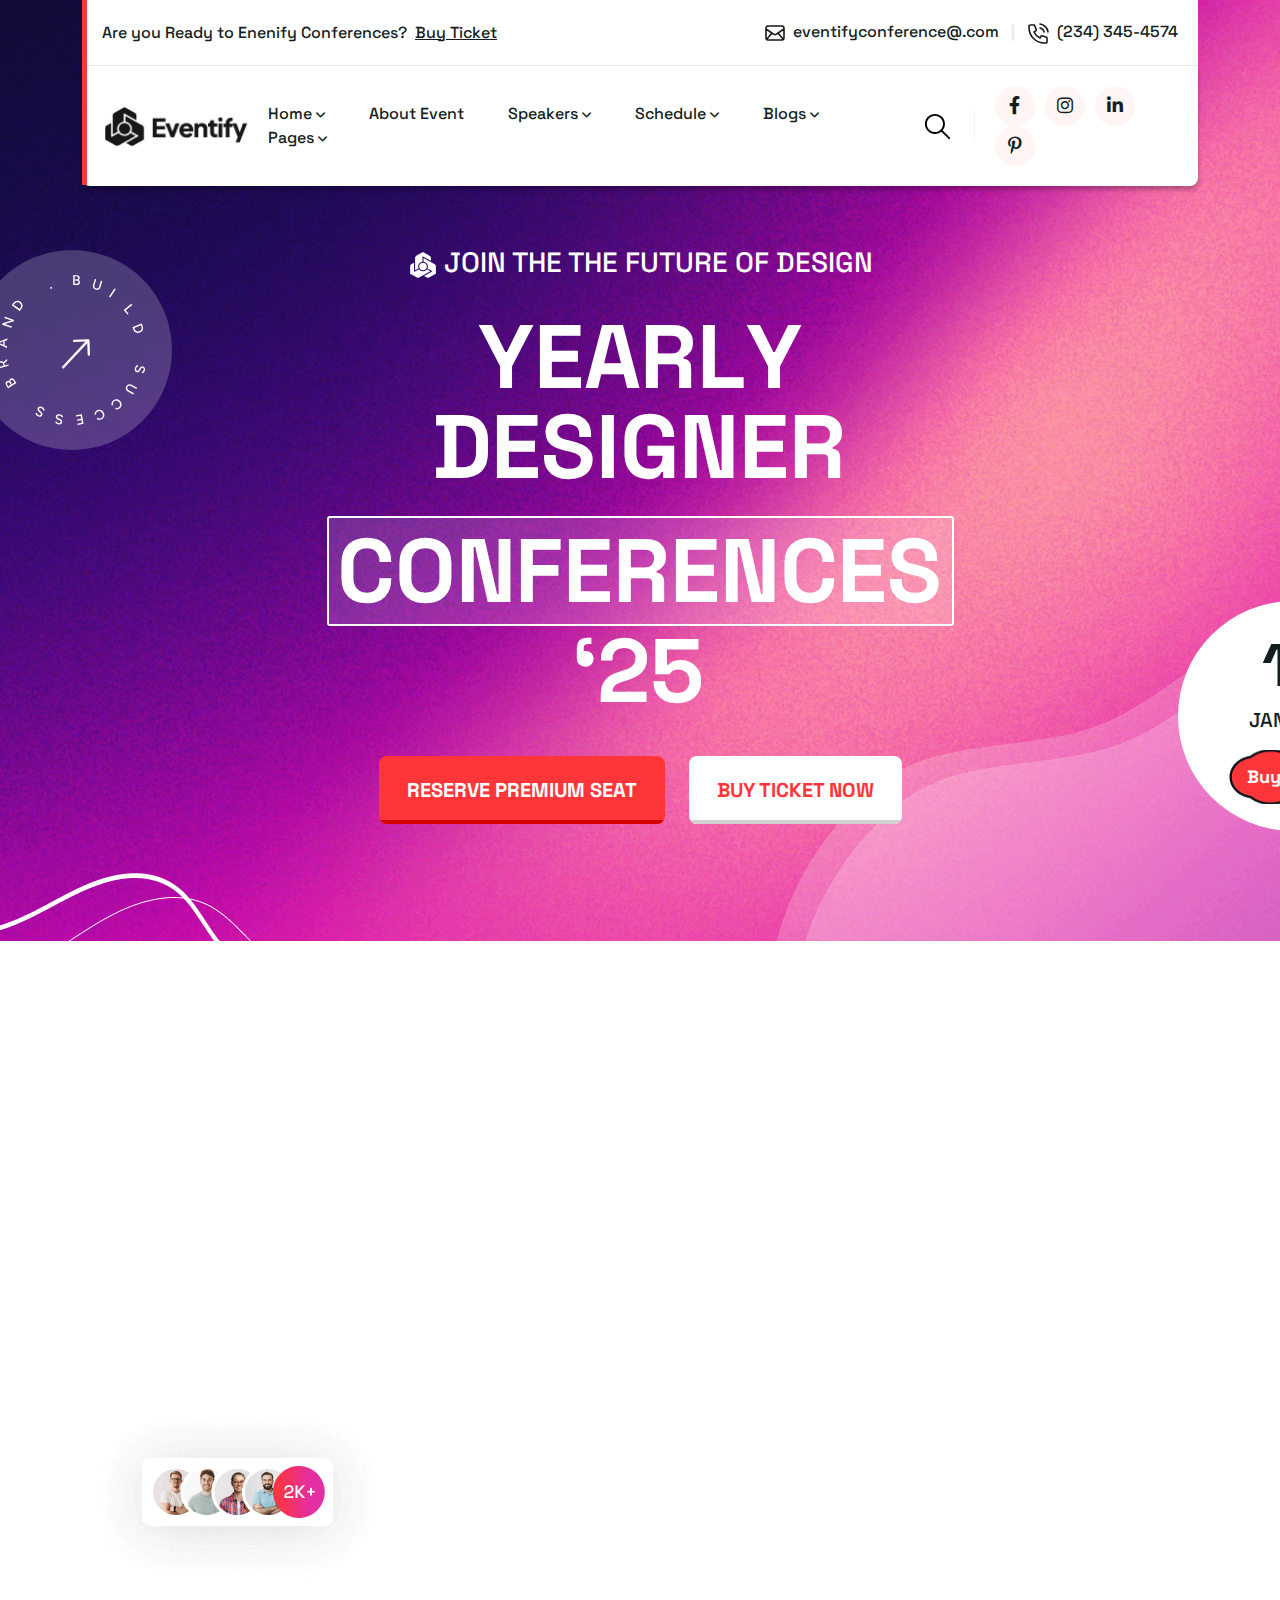
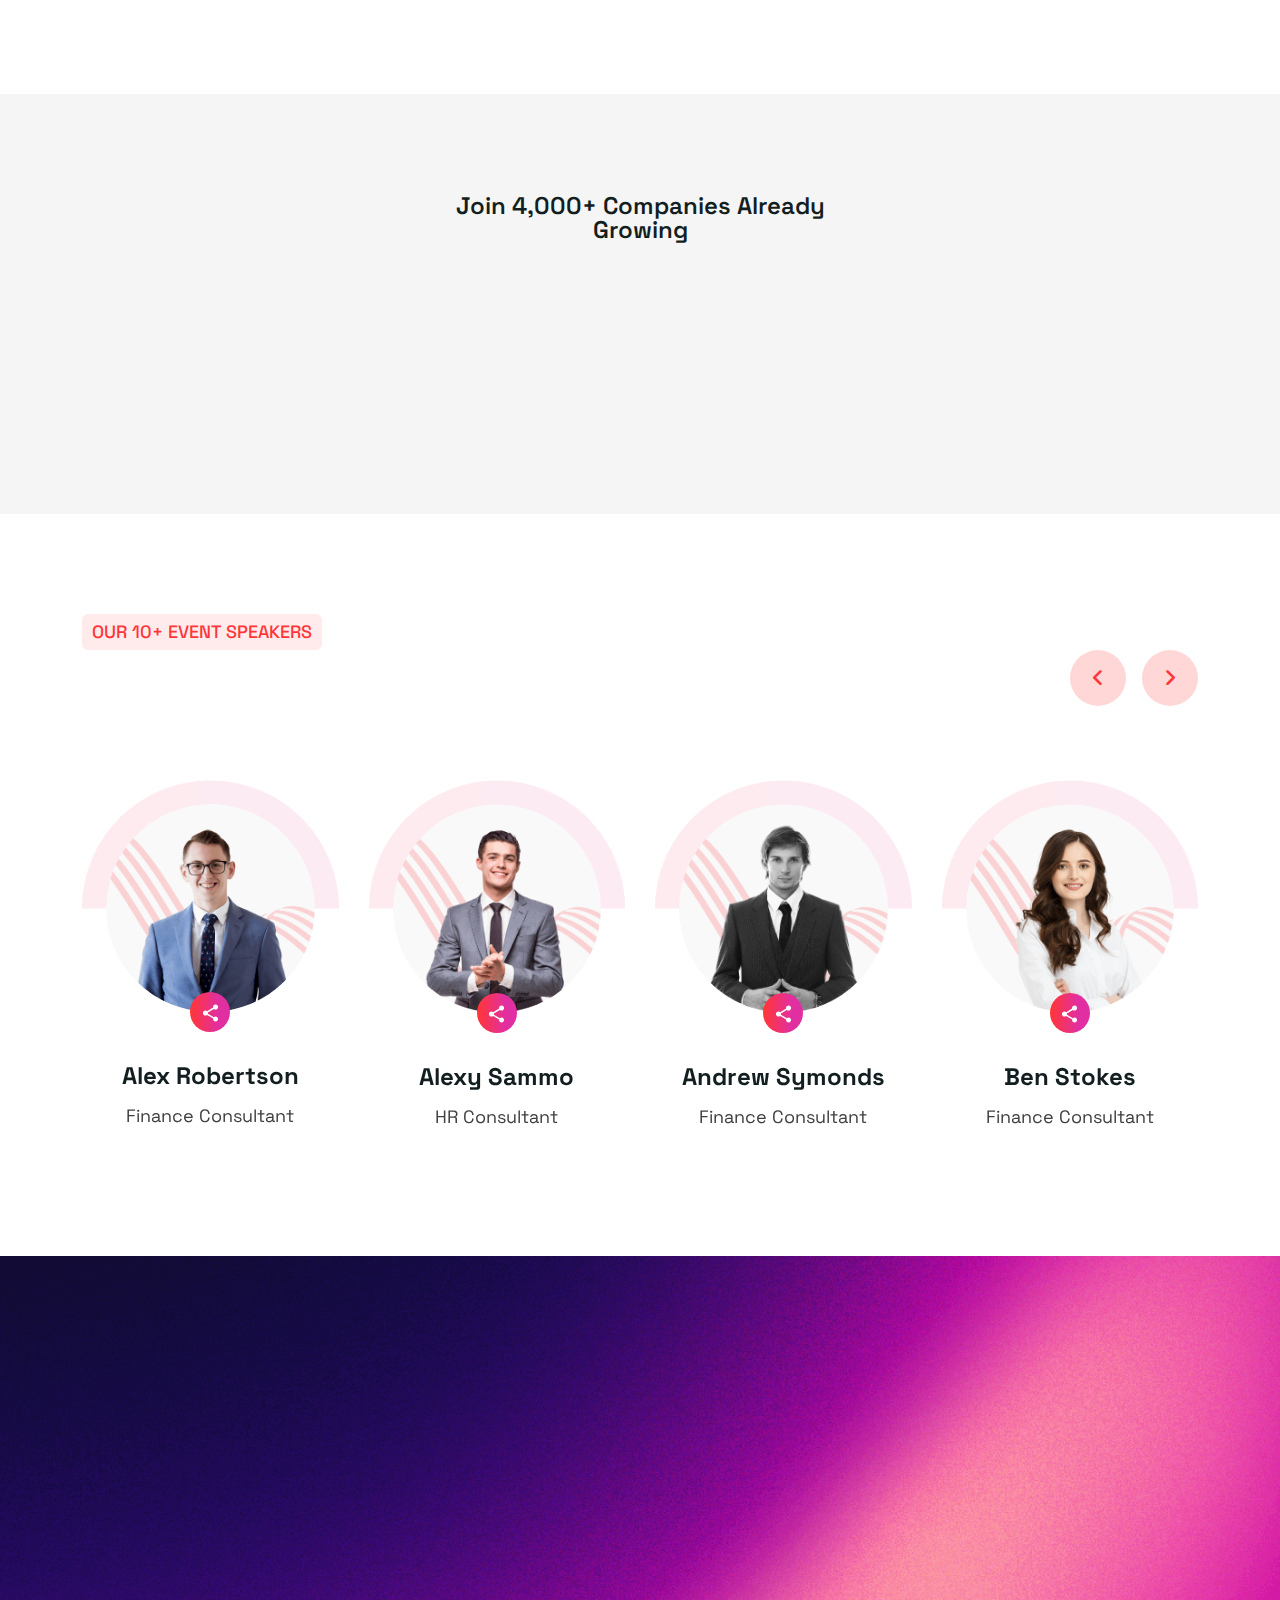
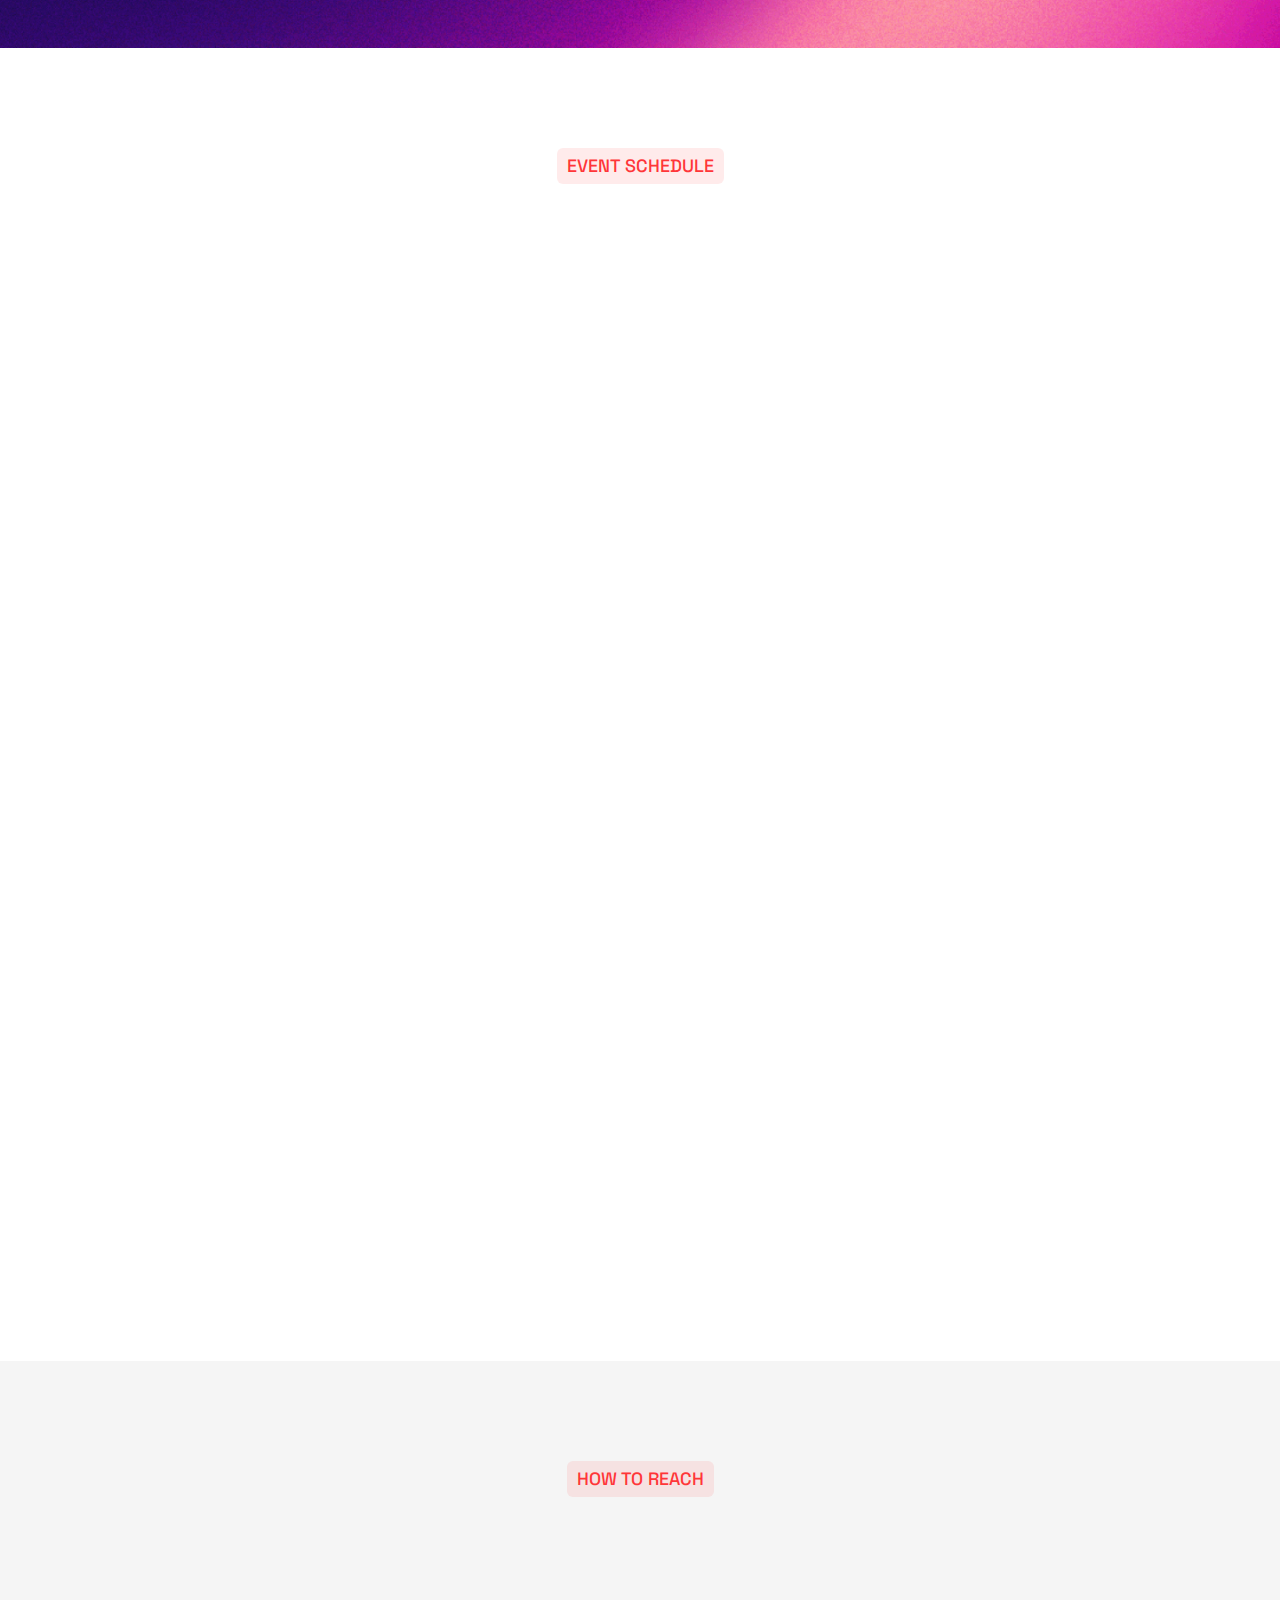
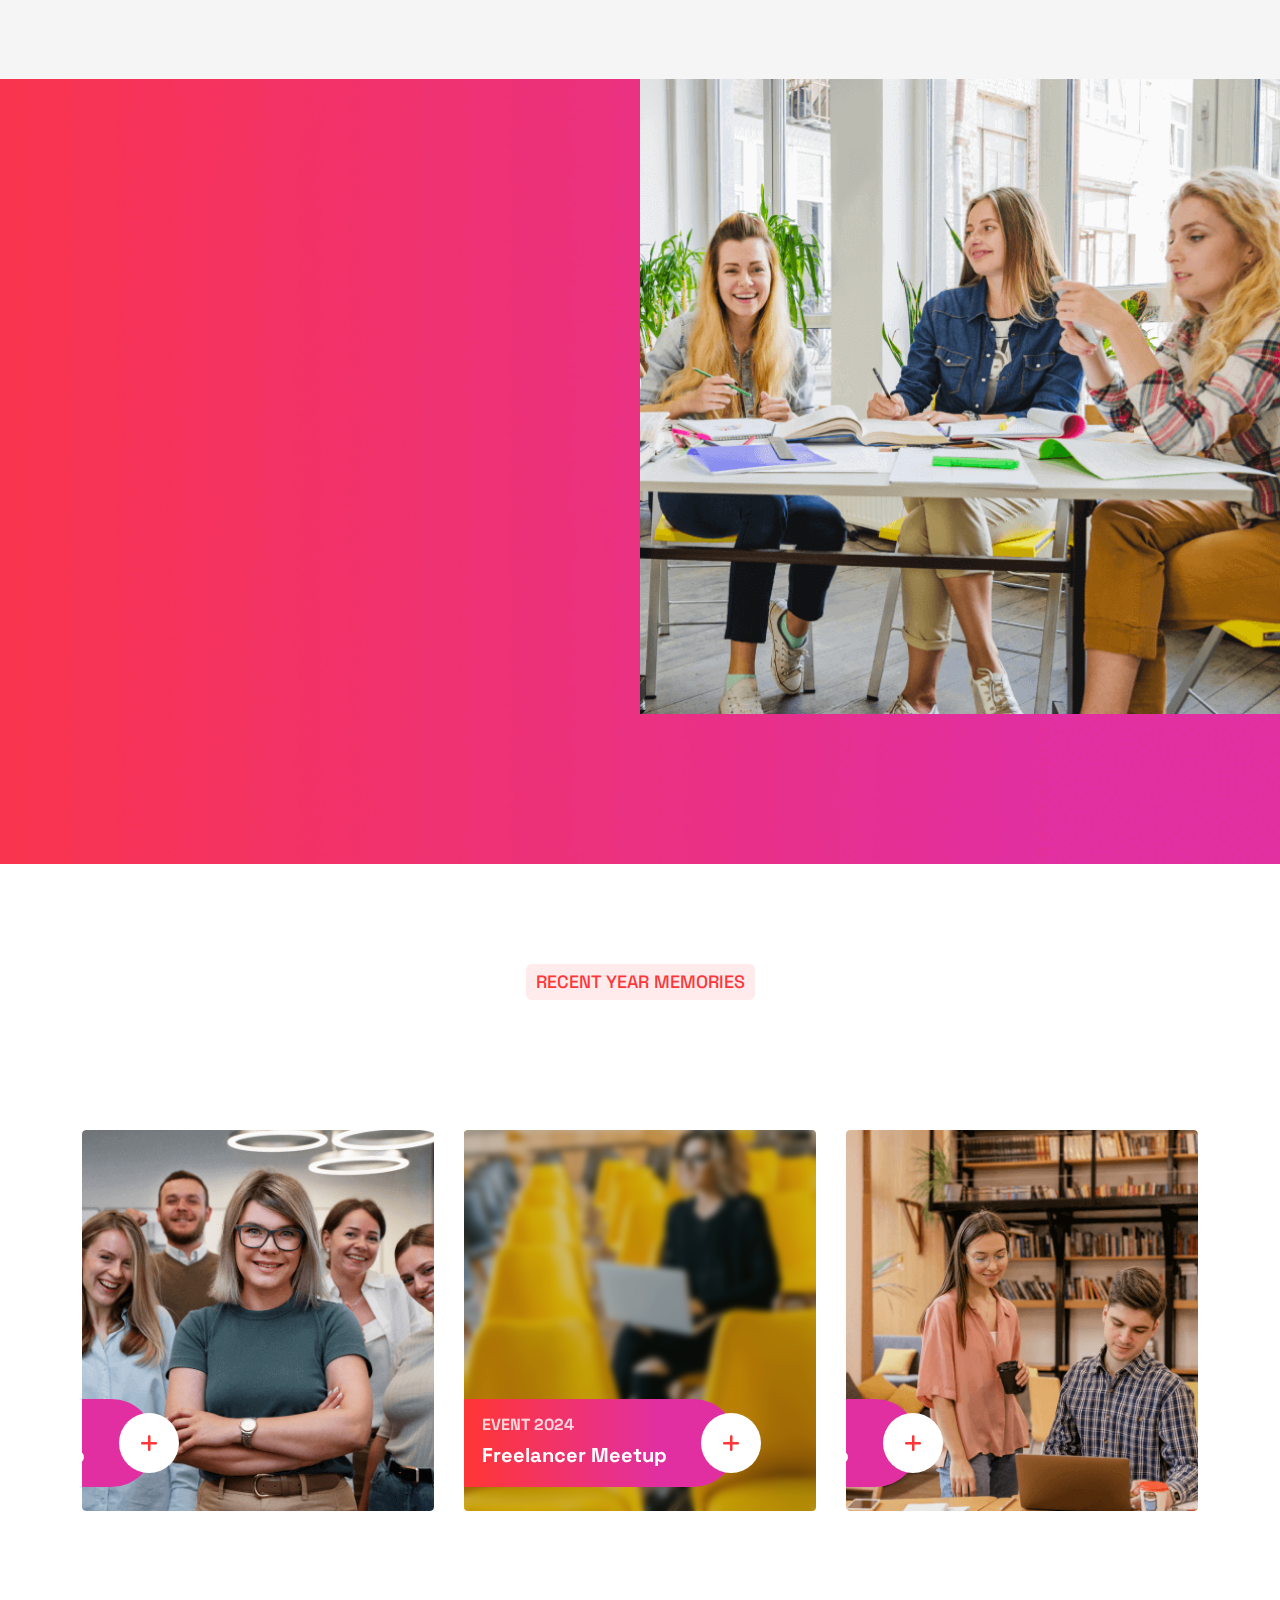
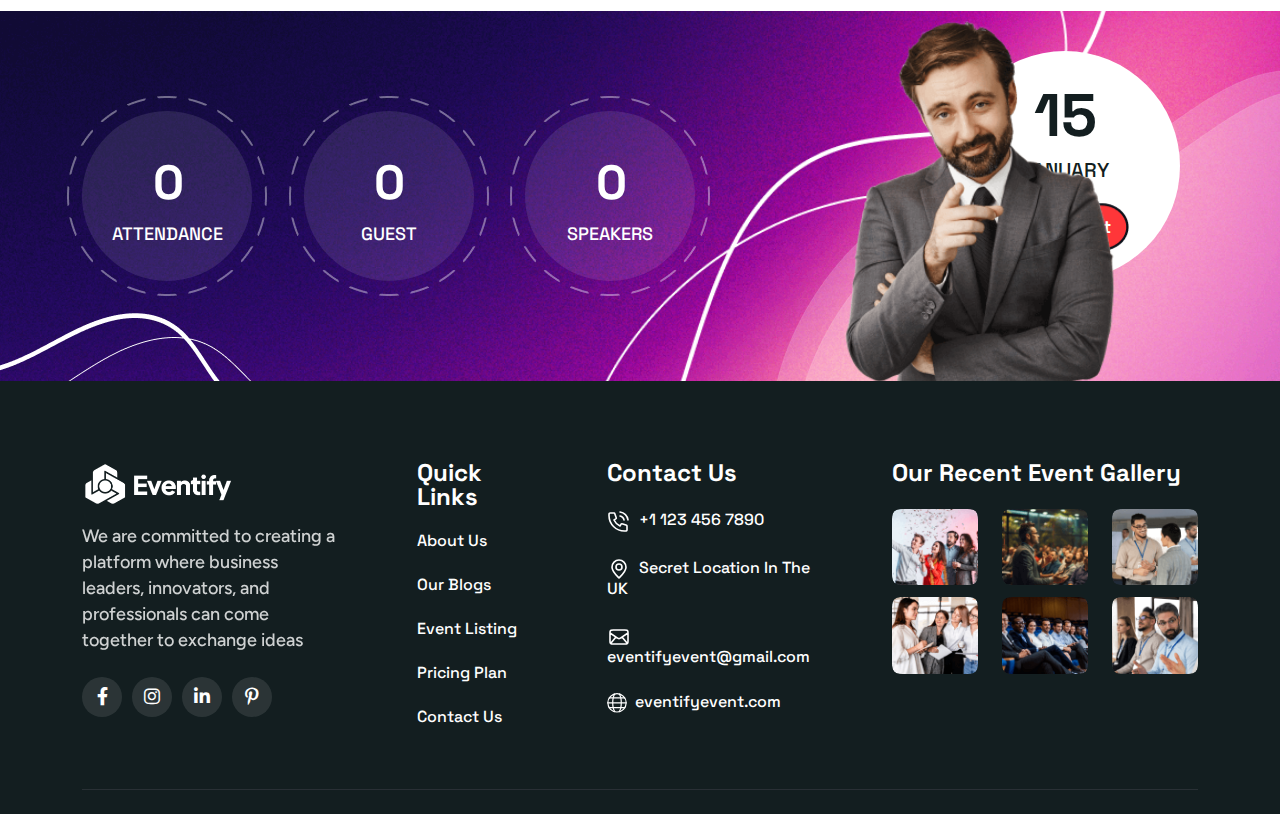
<file: index3.html>
<!DOCTYPE html>
<html lang="en">
	<head>
		<meta charset="UTF-8" />
		<meta name="viewport" content="width=device-width, initial-scale=1.0" />
		<title>Eventify- Event And Conference Theme</title>

		<!--=====FAB ICON=======-->
		<link rel="shortcut icon" href="assets/img/logo/fav-logo1.png" />

		<!--===== CSS LINK =======-->
		<link rel="stylesheet" href="assets/css/vendor/bootstrap.min.css" />
		<link rel="stylesheet" href="assets/css/vendor/aos.css" />
		<link rel="stylesheet" href="assets/css/vendor/fontawesome.css" />
		<link rel="stylesheet" href="assets/css/vendor/magnific-popup.css" />
		<link rel="stylesheet" href="assets/css/vendor/mobile.css" />
		<link rel="stylesheet" href="assets/css/vendor/owlcarousel.min.css" />
		<link rel="stylesheet" href="assets/css/vendor/sidebar.css" />
		<link rel="stylesheet" href="assets/css/vendor/slick-slider.css" />
		<link rel="stylesheet" href="assets/css/vendor/nice-select.css" />
		<link rel="stylesheet" href="assets/css/vendor/odometer.css" />
		<link rel="stylesheet" href="assets/css/main.css" />

		<!--=====  JS SCRIPT LINK =======-->
		<script src="assets/js/vendor/jquery-3.7.1.min.js"></script>
	</head>
	<body class="homepage3-body">
		<!-- Popup Section -->
		<div id="popup" class="popup-overlay d-none">
			<div class="popup-content">
				<span class="close-btn" id="close-popup">&times;</span>
				<div class="popup-icon">
					<img src="assets/img/logo/popup-logo.png" alt="" />
				</div>
				<div class="space32"></div>
				<div class="heading2">
					<h2>Grow your business with our agency</h2>
					<div class="space8"></div>
					<ul>
						<li><img src="assets/img/icons/check3.svg" alt="" />Elevate User Experience Expertise</li>
						<li><img src="assets/img/icons/check3.svg" alt="" /> Elevate Your UI/UX Skills Designer</li>
						<li><img src="assets/img/icons/check3.svg" alt="" />Join Leading UI/UX Event the Year</li>
					</ul>
				</div>
				<div class="space50"></div>
				<a class="vl-btn2" href="contact.html"
					><span class="demo">Buy Ticket Now</span><span class="arrow"><i class="fa-solid fa-arrow-right"></i></span>
				</a>
				<p class="no-thanks">No thanks</p>
			</div>
		</div>
		<!--===== PRELOADER STARTS =======-->
		<div class="preloader">
			<div class="loading-container">
				<div class="loading"></div>
				<div id="loading-icon"><img src="assets/img/logo/preloader.png" alt="" /></div>
			</div>
		</div>
		<!--===== PRELOADER ENDS =======-->

		<!--===== PAGE PROGRESS START=======-->
		<div class="paginacontainer">
			<div class="progress-wrap">
				<svg class="progress-circle svg-content" width="100%" height="100%" viewBox="-1 -1 102 102">
					<path d="M50,1 a49,49 0 0,1 0,98 a49,49 0 0,1 0,-98" />
				</svg>
			</div>
		</div>
		<!--===== PAGE PROGRESS END=======-->

		<!--=====HEADER START=======-->
		<header>
			<div class="header-area homepage3 header header-sticky d-none d-lg-block" id="header">
				<div class="container">
					<div class="row">
						<div class="col-lg-12">
							<div class="menu-top-area">
								<div class="top-menu-area">
									<p>Are you Ready to Enenify Conferences?<a href="#">Buy Ticket</a></p>
									<ul>
										<li>
											<a href="mailto:eventifyconference@.com"><img src="assets/img/icons/mail1.svg" alt="" />eventifyconference@.com <span> | </span></a>
										</li>
										<li>
											<a href="tel:(234)345-4574"><img src="assets/img/icons/phn1.svg" alt="" />(234) 345-4574</a>
										</li>
									</ul>
								</div>
							</div>
							<div class="header-elements">
								<div class="site-logo">
									<a href="index.html"><img src="assets/img/logo/logo2.png" alt="" /></a>
								</div>
								<div class="main-menu">
									<ul>
										<li>
											<a href="#">Home <i class="fa-solid fa-angle-down"></i></a>
											<div class="tp-submenu">
												<div class="row">
													<div class="col-lg-12">
														<div class="all-images-menu">
															<div class="homemenu-thumb">
																<div class="img1">
																	<img src="assets/img/all-images/demo/demo-img1.png" alt="" />
																</div>
																<div class="homemenu-btn">
																	<a class="vl-btn3" href="index.html">View DEMO </a>
																</div>
																<div class="homemenu-text">
																	<a href="index.html">Eventify-Homepage 01</a>
																</div>
															</div>

															<div class="homemenu-thumb">
																<div class="img1">
																	<img src="assets/img/all-images/demo/demo-img2.png" alt="" />
																</div>
																<div class="homemenu-btn">
																	<a class="vl-btn3" href="index2.html">View DEMO</a>
																</div>
																<div class="homemenu-text">
																	<a href="index2.html">Eventify-Homepage 02</a>
																</div>
															</div>

															<div class="homemenu-thumb">
																<div class="img1">
																	<img src="assets/img/all-images/demo/demo-img3.png" alt="" />
																</div>
																<div class="homemenu-btn">
																	<a class="vl-btn3" href="index3.html">View DEMO</a>
																</div>
																<div class="homemenu-text">
																	<a href="index3.html">Eventify-Homepage 03</a>
																</div>
															</div>

															<div class="homemenu-thumb">
																<div class="img1">
																	<img src="assets/img/all-images/demo/demo-img4.png" alt="" />
																</div>
																<div class="homemenu-btn">
																	<a class="vl-btn3" href="index4.html">View DEMO</a>
																</div>
																<div class="homemenu-text">
																	<a href="index4.html">Eventify-Homepage 04</a>
																</div>
															</div>

															<div class="homemenu-thumb" style="margin: 0">
																<div class="img1">
																	<img src="assets/img/all-images/demo/demo-img5.png" alt="" />
																</div>
																<div class="homemenu-btn">
																	<a class="vl-btn3" href="index5.html">View DEMO</a>
																</div>
																<div class="homemenu-text">
																	<a href="index5.html">Eventify-Homepage 05</a>
																</div>
															</div>
														</div>

														<div class="all-images-menu">
															<div class="homemenu-thumb">
																<div class="img1">
																	<img src="assets/img/all-images/demo/demo-img6.png" alt="" />
																</div>
																<div class="homemenu-btn">
																	<a class="vl-btn3" href="index6.html">View DEMO </a>
																</div>
																<div class="homemenu-text">
																	<a href="index6.html">Eventify-Homepage 06</a>
																</div>
															</div>

															<div class="homemenu-thumb">
																<div class="img1">
																	<img src="assets/img/all-images/demo/demo-img7.png" alt="" />
																</div>
																<div class="homemenu-btn">
																	<a class="vl-btn3" href="index7.html">View DEMO</a>
																</div>
																<div class="homemenu-text">
																	<a href="index7.html">Eventify-Homepage 07</a>
																</div>
															</div>

															<div class="homemenu-thumb">
																<div class="img1">
																	<img src="assets/img/all-images/demo/demo-img8.png" alt="" />
																</div>
																<div class="homemenu-btn">
																	<a class="vl-btn3" href="index8.html">View DEMO</a>
																</div>
																<div class="homemenu-text">
																	<a href="index8.html">Eventify-Homepage 08</a>
																</div>
															</div>

															<div class="homemenu-thumb">
																<div class="img1">
																	<img src="assets/img/all-images/demo/demo-img9.png" alt="" />
																</div>
																<div class="homemenu-btn">
																	<a class="vl-btn3" href="index9.html">View DEMO</a>
																</div>
																<div class="homemenu-text">
																	<a href="index9.html">Eventify-Homepage 09</a>
																</div>
															</div>

															<div class="homemenu-thumb" style="margin: 0">
																<div class="img1">
																	<img src="assets/img/all-images/demo/demo-img10.png" alt="" />
																</div>
																<div class="homemenu-btn">
																	<a class="vl-btn3" href="index10.html">View DEMO</a>
																</div>
																<div class="homemenu-text">
																	<a href="index10.html">Eventify-Homepage 10</a>
																</div>
															</div>
														</div>
													</div>
												</div>
											</div>
										</li>
										<li><a href="about.html">About Event</a></li>
										<li>
											<a href="#">Speakers <i class="fa-solid fa-angle-down"></i></a>
											<ul class="dropdown-padding">
												<li><a href="speakers.html">Speakers</a></li>
												<li><a href="speakers-single.html">Speakers Details</a></li>
											</ul>
										</li>
										<li>
											<a href="#">Schedule <i class="fa-solid fa-angle-down"></i></a>
											<ul class="dropdown-padding">
												<li><a href="event.html">Our Event</a></li>
												<li><a href="event-schedule.html">Event Schedule</a></li>
												<li><a href="event-single.html">Event Details</a></li>
											</ul>
										</li>
										<li>
											<a href="#">Blogs <i class="fa-solid fa-angle-down"></i></a>
											<ul class="dropdown-padding">
												<li><a href="blog.html">Our Blog</a></li>
												<li><a href="blog-single.html">Blog Details</a></li>
											</ul>
										</li>
										<li>
											<a href="#">Pages <i class="fa-solid fa-angle-down"></i></a>
											<ul class="dropdown-padding">
												<li><a href="memories.html">Our Memories</a></li>
												<li><a href="pricing-plan.html">Pricing Plan</a></li>
												<li><a href="faq.html">FAQ,s</a></li>
												<li><a href="contact.html">Contact Us</a></li>
											</ul>
										</li>
									</ul>
								</div>
								<div class="btn-area">
									<div class="search-icon header__search header-search-btn">
										<a href="#"><img src="assets/img/icons/search1.svg" alt="" /></a>
									</div>
									<ul>
										<li>
											<a href="#"><i class="fa-brands fa-facebook-f"></i></a>
										</li>
										<li>
											<a href="#"><i class="fa-brands fa-instagram"></i></a>
										</li>
										<li>
											<a href="#"><i class="fa-brands fa-linkedin-in"></i></a>
										</li>
										<li>
											<a href="#" class="m-0"><i class="fa-brands fa-pinterest-p"></i></a>
										</li>
									</ul>
								</div>

								<div class="header-search-form-wrapper">
									<div class="tx-search-close tx-close"><i class="fa-solid fa-xmark"></i></div>
									<div class="header-search-container">
										<form role="search" class="search-form">
											<input type="search" class="search-field" placeholder="Search …" value="" name="s" />
											<button type="submit" class="search-submit"><img src="assets/img/icons/search1.svg" alt="" /></button>
										</form>
									</div>
								</div>
								<div class="body-overlay"></div>
							</div>
						</div>
					</div>
				</div>
			</div>
		</header>
		<!--=====HEADER END =======-->

		<!--===== MOBILE HEADER STARTS =======-->
		<div class="mobile-header mobile-haeder3 d-block d-lg-none">
			<div class="container-fluid">
				<div class="col-12">
					<div class="mobile-header-elements">
						<div class="mobile-logo">
							<a href="index.html"><img src="assets/img/logo/logo1.png" alt="" /></a>
						</div>
						<div class="mobile-nav-icon dots-menu">
							<i class="fa-solid fa-bars-staggered"></i>
						</div>
					</div>
				</div>
			</div>
		</div>

		<div class="mobile-sidebar mobile-sidebar3">
			<div class="logosicon-area">
				<div class="logos">
					<img src="assets/img/logo/logo2.png" alt="" />
				</div>
				<div class="menu-close">
					<i class="fa-solid fa-xmark"></i>
				</div>
			</div>
			<div class="mobile-nav mobile-nav1">
				<ul class="mobile-nav-list nav-list1">
					<li>
						<a href="#">Home </a>
						<ul class="sub-menu">
							<li><a href="index.html">Home One</a></li>
							<li><a href="index2.html">Home Two</a></li>
							<li><a href="index3.html">Home Three</a></li>
							<li><a href="index4.html">Home Four</a></li>
							<li><a href="index5.html">Home Five</a></li>
							<li><a href="index6.html">Home Six</a></li>
							<li><a href="index7.html">Home Seven</a></li>
							<li><a href="index8.html">Home Eight</a></li>
							<li><a href="index9.html">Home Nine</a></li>
							<li><a href="index10.html">Home Ten</a></li>
						</ul>
					</li>
					<li><a href="about.html">About Event</a></li>
					<li>
						<a href="features.html">Speakers</a>
						<ul class="sub-menu">
							<li><a href="speakers.html">Speakers</a></li>
							<li><a href="speakers-single.html">Speakers Details</a></li>
						</ul>
					</li>
					<li>
						<a href="features.html">Schedule</a>
						<ul class="sub-menu">
							<li><a href="event.html">Our Event</a></li>
							<li><a href="event-schedule.html">Event Schedule</a></li>
							<li><a href="event-single.html">Event Details</a></li>
						</ul>
					</li>
					<li>
						<a href="#">Blogs</a>
						<ul class="sub-menu">
							<li><a href="blog.html">Our Blog</a></li>
							<li><a href="blog-single.html">Blog Details</a></li>
						</ul>
					</li>
					<li>
						<a href="#">Pages</a>
						<ul class="sub-menu">
							<li><a href="memories.html">Our Memories</a></li>
							<li><a href="pricing-plan.html">Pricing Plan</a></li>
							<li><a href="faq.html">FAQ,s</a></li>
							<li><a href="contact.html">Contact Us</a></li>
						</ul>
					</li>
					<li><a href="contact.html">Contact Us</a></li>
				</ul>
				<div class="allmobilesection">
					<a class="vl-btn3" href="contact.html">Contact Us</a>
					<div class="single-footer">
						<h3>Contact Info</h3>
						<div class="footer1-contact-info">
							<div class="contact-info-single">
								<div class="contact-info-icon">
									<span><i class="fa-solid fa-phone-volume"></i></span>
								</div>
								<div class="contact-info-text">
									<a href="tel:+3(924)4596512">+3(924)4596512</a>
								</div>
							</div>
							<div class="contact-info-single">
								<div class="contact-info-icon">
									<span><i class="fa-solid fa-envelope"></i></span>
								</div>
								<div class="contact-info-text">
									<a href="mailto:info@example.com">info@example.com</a>
								</div>
							</div>
							<div class="single-footer">
								<h3>Our Location</h3>
								<div class="contact-info-single">
									<div class="contact-info-icon">
										<span><i class="fa-solid fa-location-dot"></i></span>
									</div>
									<div class="contact-info-text">
										<a href="mailto:info@example.com"
											>55 East Birchwood Ave.Brooklyn, <br />
											New York 11201,United States</a
										>
									</div>
								</div>
							</div>
							<div class="single-footer">
								<h3>Social Links</h3>
								<div class="social-links-mobile-menu">
									<ul>
										<li>
											<a href="#"><i class="fa-brands fa-facebook-f"></i></a>
										</li>
										<li>
											<a href="#"><i class="fa-brands fa-instagram"></i></a>
										</li>
										<li>
											<a href="#"><i class="fa-brands fa-linkedin-in"></i></a>
										</li>
										<li>
											<a href="#"><i class="fa-brands fa-youtube"></i></a>
										</li>
									</ul>
								</div>
							</div>
						</div>
					</div>
				</div>
			</div>
		</div>
		<!--===== MOBILE HEADER STARTS =======-->

		<!--===== HERO AREA STARTS =======-->
		<div class="hero3-section-area">
			<img src="assets/img/elements/elements18.png" alt="" class="elements18" />
			<img src="assets/img/elements/elements9.png" alt="" class="elements9" />
			<div class="container">
				<div class="row">
					<div class="col-lg-8 m-auto">
						<div class="hero3-header text-center">
							<h5><img src="assets/img/icons/sub-logo1.svg" alt="" />Join the the Future of Design</h5>
							<div class="space32"></div>
							<h1 class="text-anime-style-3">Yearly designer</h1>
							<div class="space24"></div>
							<h1 class="text-anime-style-3"><span class="conferences">Conferences</span> ‘<span>25</span></h1>
							<div class="space40"></div>
							<div class="btn-area1">
								<a href="event-schedule.html" class="vl-btn3">Reserve premium Seat</a>
								<a href="pricing-plan.html" class="vl-btn3 btn2">buy ticket now</a>
							</div>
							<div class="arrow-btnarea">
								<a href="about.html">
									<div class="content" bis_skin_checked="1">
										<h6 class="circle rotateme">Build Success Brand .</h6>
									</div>
									<img src="assets/img/icons/arrow1.svg" alt="" class="arrow1" />
								</a>
							</div>
							<div class="date-btn aniamtion-key-1">
								<h4>15</h4>
								<div class="space14"></div>
								<p>January</p>
								<div class="space20"></div>
								<a href="pricing-plan.html">Buy Ticket</a>
							</div>
						</div>
					</div>
				</div>
			</div>
		</div>
		<!--===== HERO AREA ENDS =======-->

		<!--===== ABOUT AREA STARTS =======-->
		<div class="about3-section-area sp1">
			<div class="container">
				<div class="row align-items-center">
					<div class="col-lg-6">
						<div class="about3-images">
							<img src="assets/img/all-images/about/about-img10.png" alt="" class="about-img10 aniamtion-key-1" />
							<div class="img1" data-aos="zoom-in" data-aos-duration="1000">
								<img src="assets/img/all-images/about/about-img7.png" alt="" />
							</div>
							<div class="img2" data-aos="zoom-in" data-aos-duration="1100">
								<img src="assets/img/all-images/about/about-img8.png" alt="" />
							</div>
							<div class="img3" data-aos="zoom-in" data-aos-duration="1200">
								<img src="assets/img/all-images/about/about-img9.png" alt="" />
							</div>
						</div>
					</div>
					<div class="col-lg-6">
						<div class="about-header heading5">
							<h5 data-aos="fade-left" data-aos-duration="800">about our Designer conferences</h5>
							<div class="space18"></div>
							<h2 class="text-anime-style-3">Explore Future Of Design At Our Yearly Conference</h2>
							<div class="space18"></div>
							<p data-aos="fade-left" data-aos-duration="900">The Yearly Designer Conferences designed to challenge, Event inspire, and push the boundaries of what is possible in design. From emerging technologies to sustainable design practices.</p>
							<div class="space12"></div>
							<div class="counter-area" data-aos="fade-left" data-aos-duration="1000">
								<div class="counter-box">
									<h3><span class="odometer" data-count="250"></span>+</h3>
									<div class="space18"></div>
									<p>Our Journalist</p>
								</div>

								<div class="counter-box">
									<h3><span class="odometer" data-count="15"></span>+</h3>
									<div class="space18"></div>
									<p>Our Speaker</p>
								</div>

								<div class="counter-box" style="border: none">
									<h3><span class="odometer" data-count="7"></span>K+</h3>
									<div class="space18"></div>
									<p>Attendees</p>
								</div>
							</div>
							<div class="space32"></div>
							<div class="btn-area1" data-aos="fade-left" data-aos-duration="1200">
								<a href="event-schedule.html" class="vl-btn3">Reserve premium Seat</a>
							</div>
						</div>
					</div>
				</div>
			</div>
		</div>
		<!--===== ABOUT AREA ENDS =======-->

		<!--===== OTHERS AREA STARTS =======-->
		<div class="brands3-section-area sp2">
			<div class="container">
				<div class="row">
					<div class="col-lg-5 m-auto">
						<div class="brand-header heading4 space-margin60 text-center">
							<h3>Join 4,000+ companies already growing</h3>
						</div>
					</div>
				</div>
				<div class="row">
					<div class="col-lg-12" data-aos="zoom-in" data-aos-duration="800">
						<div class="brand-slider-area owl-carousel">
							<div class="brand-box">
								<img src="assets/img/elements/brand-img1.png" alt="" />
							</div>
							<div class="brand-box">
								<img src="assets/img/elements/brand-img2.png" alt="" />
							</div>
							<div class="brand-box">
								<img src="assets/img/elements/brand-img3.png" alt="" />
							</div>
							<div class="brand-box">
								<img src="assets/img/elements/brand-img4.png" alt="" />
							</div>
							<div class="brand-box">
								<img src="assets/img/elements/brand-img5.png" alt="" />
							</div>
							<div class="brand-box">
								<img src="assets/img/elements/brand-img6.png" alt="" />
							</div>
							<div class="brand-box">
								<img src="assets/img/elements/brand-img7.png" alt="" />
							</div>
							<div class="brand-box">
								<img src="assets/img/elements/brand-img8.png" alt="" />
							</div>
						</div>
					</div>
				</div>
			</div>
		</div>
		<!--===== OTHERS AREA ENDS =======-->

		<!--===== TEAM AREA STARTS =======-->
		<div class="team3-section-area sp1">
			<div class="container">
				<div class="row">
					<div class="col-lg-5">
						<div class="team2-header heading5 space-margin60">
							<h5>our 10+ event speakers</h5>
							<div class="space18"></div>
							<h2 class="text-anime-style-3">Our Event Speakers</h2>
						</div>
					</div>
				</div>
				<div class="row">
					<div class="col-lg-12">
						<div class="team-slider-area2 owl-carousel">
							<div class="our-team-boxarea">
								<div class="team-widget-area">
									<img src="assets/img/elements/elements21.png" alt="" class="elements21" />
									<img src="assets/img/elements/elements22.png" alt="" class="elements22" />
									<div class="img1">
										<img src="assets/img/all-images/team/team-img8.png" alt="" class="team-img4" />
										<div class="share">
											<a href="#"><img src="assets/img/icons/share1.svg" alt="" /></a>
										</div>
										<ul>
											<li>
												<a href="#" class="icon1"><i class="fa-brands fa-facebook-f"></i></a>
											</li>
											<li>
												<a href="#" class="icon2"><i class="fa-brands fa-linkedin-in"></i></a>
											</li>
											<li>
												<a href="#" class="icon3"><i class="fa-brands fa-instagram"></i></a>
											</li>
											<li>
												<a href="#" class="icon4"><i class="fa-brands fa-pinterest-p"></i></a>
											</li>
										</ul>
									</div>
								</div>
								<div class="space28"></div>
								<div class="content-area">
									<a href="speakers.html">Alex Robertson</a>
									<div class="space16"></div>
									<p>Finance Consultant</p>
								</div>
							</div>

							<div class="our-team-boxarea">
								<div class="team-widget-area">
									<img src="assets/img/elements/elements21.png" alt="" class="elements21" />
									<img src="assets/img/elements/elements22.png" alt="" class="elements22" />
									<div class="img1">
										<img src="assets/img/all-images/team/team-img9.png" alt="" class="team-img4" />
										<div class="share">
											<a href="#"><img src="assets/img/icons/share1.svg" alt="" /></a>
										</div>
										<ul>
											<li>
												<a href="#" class="icon1"><i class="fa-brands fa-facebook-f"></i></a>
											</li>
											<li>
												<a href="#" class="icon2"><i class="fa-brands fa-linkedin-in"></i></a>
											</li>
											<li>
												<a href="#" class="icon3"><i class="fa-brands fa-instagram"></i></a>
											</li>
											<li>
												<a href="#" class="icon4"><i class="fa-brands fa-pinterest-p"></i></a>
											</li>
										</ul>
									</div>
								</div>
								<div class="space28"></div>
								<div class="content-area">
									<a href="speakers.html">Alexy Sammo</a>
									<div class="space16"></div>
									<p>HR Consultant</p>
								</div>
							</div>

							<div class="our-team-boxarea">
								<div class="team-widget-area">
									<img src="assets/img/elements/elements21.png" alt="" class="elements21" />
									<img src="assets/img/elements/elements22.png" alt="" class="elements22" />
									<div class="img1">
										<img src="assets/img/all-images/team/team-img10.png" alt="" class="team-img4" />
										<div class="share">
											<a href="#"><img src="assets/img/icons/share1.svg" alt="" /></a>
										</div>
										<ul>
											<li>
												<a href="#" class="icon1"><i class="fa-brands fa-facebook-f"></i></a>
											</li>
											<li>
												<a href="#" class="icon2"><i class="fa-brands fa-linkedin-in"></i></a>
											</li>
											<li>
												<a href="#" class="icon3"><i class="fa-brands fa-instagram"></i></a>
											</li>
											<li>
												<a href="#" class="icon4"><i class="fa-brands fa-pinterest-p"></i></a>
											</li>
										</ul>
									</div>
								</div>
								<div class="space28"></div>
								<div class="content-area">
									<a href="speakers.html">Andrew Symonds</a>
									<div class="space16"></div>
									<p>Finance Consultant</p>
								</div>
							</div>

							<div class="our-team-boxarea">
								<div class="team-widget-area">
									<img src="assets/img/elements/elements21.png" alt="" class="elements21" />
									<img src="assets/img/elements/elements22.png" alt="" class="elements22" />
									<div class="img1">
										<img src="assets/img/all-images/team/team-img11.png" alt="" class="team-img4" />
										<div class="share">
											<a href="#"><img src="assets/img/icons/share1.svg" alt="" /></a>
										</div>
										<ul>
											<li>
												<a href="#" class="icon1"><i class="fa-brands fa-facebook-f"></i></a>
											</li>
											<li>
												<a href="#" class="icon2"><i class="fa-brands fa-linkedin-in"></i></a>
											</li>
											<li>
												<a href="#" class="icon3"><i class="fa-brands fa-instagram"></i></a>
											</li>
											<li>
												<a href="#" class="icon4"><i class="fa-brands fa-pinterest-p"></i></a>
											</li>
										</ul>
									</div>
								</div>
								<div class="space28"></div>
								<div class="content-area">
									<a href="speakers.html">Ben Stokes</a>
									<div class="space16"></div>
									<p>Finance Consultant</p>
								</div>
							</div>

							<div class="our-team-boxarea">
								<div class="team-widget-area">
									<img src="assets/img/elements/elements21.png" alt="" class="elements21" />
									<img src="assets/img/elements/elements22.png" alt="" class="elements22" />
									<div class="img1">
										<img src="assets/img/all-images/team/team-img8.png" alt="" class="team-img4" />
										<div class="share">
											<a href="#"><img src="assets/img/icons/share1.svg" alt="" /></a>
										</div>
										<ul>
											<li>
												<a href="#" class="icon1"><i class="fa-brands fa-facebook-f"></i></a>
											</li>
											<li>
												<a href="#" class="icon2"><i class="fa-brands fa-linkedin-in"></i></a>
											</li>
											<li>
												<a href="#" class="icon3"><i class="fa-brands fa-instagram"></i></a>
											</li>
											<li>
												<a href="#" class="icon4"><i class="fa-brands fa-pinterest-p"></i></a>
											</li>
										</ul>
									</div>
								</div>
								<div class="space28"></div>
								<div class="content-area">
									<a href="speakers.html">Alex Robertson</a>
									<div class="space16"></div>
									<p>Finance Consultant</p>
								</div>
							</div>

							<div class="our-team-boxarea">
								<div class="team-widget-area">
									<img src="assets/img/elements/elements21.png" alt="" class="elements21" />
									<img src="assets/img/elements/elements22.png" alt="" class="elements22" />
									<div class="img1">
										<img src="assets/img/all-images/team/team-img9.png" alt="" class="team-img4" />
										<div class="share">
											<a href="#"><img src="assets/img/icons/share1.svg" alt="" /></a>
										</div>
										<ul>
											<li>
												<a href="#" class="icon1"><i class="fa-brands fa-facebook-f"></i></a>
											</li>
											<li>
												<a href="#" class="icon2"><i class="fa-brands fa-linkedin-in"></i></a>
											</li>
											<li>
												<a href="#" class="icon3"><i class="fa-brands fa-instagram"></i></a>
											</li>
											<li>
												<a href="#" class="icon4"><i class="fa-brands fa-pinterest-p"></i></a>
											</li>
										</ul>
									</div>
								</div>
								<div class="space28"></div>
								<div class="content-area">
									<a href="speakers.html">Alexy Sammo</a>
									<div class="space16"></div>
									<p>HR Consultant</p>
								</div>
							</div>

							<div class="our-team-boxarea">
								<div class="team-widget-area">
									<img src="assets/img/elements/elements21.png" alt="" class="elements21" />
									<img src="assets/img/elements/elements22.png" alt="" class="elements22" />
									<div class="img1">
										<img src="assets/img/all-images/team/team-img10.png" alt="" class="team-img4" />
										<div class="share">
											<a href="#"><img src="assets/img/icons/share1.svg" alt="" /></a>
										</div>
										<ul>
											<li>
												<a href="#" class="icon1"><i class="fa-brands fa-facebook-f"></i></a>
											</li>
											<li>
												<a href="#" class="icon2"><i class="fa-brands fa-linkedin-in"></i></a>
											</li>
											<li>
												<a href="#" class="icon3"><i class="fa-brands fa-instagram"></i></a>
											</li>
											<li>
												<a href="#" class="icon4"><i class="fa-brands fa-pinterest-p"></i></a>
											</li>
										</ul>
									</div>
								</div>
								<div class="space28"></div>
								<div class="content-area">
									<a href="speakers.html">Andrew Symonds</a>
									<div class="space16"></div>
									<p>Finance Consultant</p>
								</div>
							</div>

							<div class="our-team-boxarea">
								<div class="team-widget-area">
									<img src="assets/img/elements/elements21.png" alt="" class="elements21" />
									<img src="assets/img/elements/elements22.png" alt="" class="elements22" />
									<div class="img1">
										<img src="assets/img/all-images/team/team-img11.png" alt="" class="team-img4" />
										<div class="share">
											<a href="#"><img src="assets/img/icons/share1.svg" alt="" /></a>
										</div>
										<ul>
											<li>
												<a href="#" class="icon1"><i class="fa-brands fa-facebook-f"></i></a>
											</li>
											<li>
												<a href="#" class="icon2"><i class="fa-brands fa-linkedin-in"></i></a>
											</li>
											<li>
												<a href="#" class="icon3"><i class="fa-brands fa-instagram"></i></a>
											</li>
											<li>
												<a href="#" class="icon4"><i class="fa-brands fa-pinterest-p"></i></a>
											</li>
										</ul>
									</div>
								</div>
								<div class="space28"></div>
								<div class="content-area">
									<a href="speakers.html">Ben Stokes</a>
									<div class="space16"></div>
									<p>Finance Consultant</p>
								</div>
							</div>
						</div>
					</div>
				</div>
			</div>
		</div>
		<!--===== TEAM AREA ENDS =======-->

		<!--===== OTHERS AREA STARTS =======-->
		<div class="others-timer-area sp2 d-lg-block d-none">
			<div class="container">
				<div class="row">
					<div class="col-lg-12">
						<div class="timer">
							<div class="row">
								<div class="col-lg-3 col-md-6" data-aos="zoom-in" data-aos-duration="900">
									<div class="time-box">
										<span id="days" class="time-value">119</span>
									</div>
								</div>
								<div class="col-lg-3 col-md-6" data-aos="zoom-in" data-aos-duration="1000">
									<div class="time-box">
										<span id="hours" class="time-value">22</span>
									</div>
								</div>
								<div class="col-lg-3 col-md-6" data-aos="zoom-in" data-aos-duration="1100">
									<div class="time-box">
										<span id="minutes" class="time-value">18</span>
									</div>
								</div>
								<div class="col-lg-3 col-md-6" data-aos="zoom-in" data-aos-duration="1200">
									<div class="time-box">
										<span id="seconds" class="time-value">44</span>
									</div>
								</div>
							</div>
						</div>
					</div>
				</div>
			</div>
		</div>
		<!--===== OTHERS AREA ENDS =======-->

		<!--===== OTHERS AREA STARTS =======-->
		<div class="others-timer-area sp2 d-lg-none d-block">
			<div class="container">
				<div class="row">
					<div class="col-lg-12">
						<div class="timer">
							<div class="row">
								<div class="col-lg-3 col-md-6" data-aos="zoom-in" data-aos-duration="900">
									<div class="time-box">
										<span id="days1" class="time-value">119</span>
									</div>
								</div>
								<div class="col-lg-3 col-md-6" data-aos="zoom-in" data-aos-duration="1000">
									<div class="time-box">
										<span id="hours1" class="time-value">22</span>
									</div>
								</div>
								<div class="col-lg-3 col-md-6" data-aos="zoom-in" data-aos-duration="1100">
									<div class="time-box">
										<span id="minutes1" class="time-value">18</span>
									</div>
								</div>
								<div class="col-lg-3 col-md-6" data-aos="zoom-in" data-aos-duration="1200">
									<div class="time-box">
										<span id="seconds1" class="time-value">44</span>
									</div>
								</div>
							</div>
						</div>
					</div>
				</div>
			</div>
		</div>
		<!--===== OTHERS AREA ENDS =======-->

		<!--===== EVENT AREA STARTS =======-->
		<div class="event3-section-area sp1">
			<div class="container">
				<div class="row">
					<div class="col-lg-6 m-auto">
						<div class="event2-header heading5 text-center space-margin60">
							<h5>Event Schedule</h5>
							<div class="space18"></div>
							<h2 class="text-anime-style-3">Our Events Schedule Plan</h2>
						</div>
					</div>
				</div>
				<div class="row">
					<div class="col-lg-12" data-aos="fade-up" data-aos-duration="1000">
						<div class="tabs-button space-margin60">
							<ul class="nav nav-pills" id="pills-tab" role="tablist">
								<li class="nav-item" role="presentation">
									<button class="nav-link active" id="pills-home-tab" data-bs-toggle="pill" data-bs-target="#pills-home" type="button" role="tab" aria-controls="pills-home" aria-selected="true">
										<span class="calender"><img src="assets/img/icons/calender2.svg" alt="" /></span>
										<span class="pl-8">
											<span class="day">Day One</span>
											<span class="date">May 25, 2024</span>
										</span>
									</button>
								</li>
								<li class="nav-item" role="presentation">
									<button class="nav-link" id="pills-profile-tab" data-bs-toggle="pill" data-bs-target="#pills-profile" type="button" role="tab" aria-controls="pills-profile" aria-selected="false">
										<span class="calender"><img src="assets/img/icons/calender2.svg" alt="" /></span>
										<span class="pl-8">
											<span class="day">Day Two</span>
											<span class="date">May 26, 2024</span>
										</span>
									</button>
								</li>
								<li class="nav-item" role="presentation">
									<button class="nav-link m-0" id="pills-contact-tab" data-bs-toggle="pill" data-bs-target="#pills-contact" type="button" role="tab" aria-controls="pills-contact" aria-selected="false">
										<span class="calender"><img src="assets/img/icons/calender2.svg" alt="" /> </span>
										<span class="pl-8">
											<span class="day">Day Three</span>
											<span class="date">May 27, 2024</span>
										</span>
									</button>
								</li>
							</ul>
						</div>
						<div class="tab-content" id="pills-tabContent">
							<div class="tab-pane fade show active" id="pills-home" role="tabpanel" aria-labelledby="pills-home-tab" tabindex="0">
								<div class="event-widget-area">
									<div class="row">
										<div class="col-lg-1"></div>
										<div class="col-lg-10 m-auto">
											<div class="event2-boxarea box1">
												<h1 class="active">01</h1>
												<div class="row align-items-center">
													<div class="col-lg-5">
														<div class="img1">
															<img src="assets/img/all-images/event/event-img4.png" alt="" />
														</div>
													</div>
													<div class="col-lg-1"></div>
													<div class="col-lg-6">
														<div class="content-area">
															<ul>
																<li>
																	<a href="#"><img src="assets/img/icons/clock1.svg" alt="" />10.00 AM -12.00 PM <span> | </span></a>
																</li>
																<li>
																	<a href="#"><img src="assets/img/icons/location1.svg" alt="" />26/C Asana, New York </a>
																</li>
															</ul>
															<div class="space20"></div>
															<a href="event-single.html" class="head">Elevate User Experience Expertise</a>
															<div class="space24"></div>
															<div class="author-area">
																<div class="autho-name-area">
																	<div class="img1">
																		<img src="assets/img/all-images/testimonials/testimonial-img1.png" alt="" />
																	</div>
																	<div class="text">
																		<a href="speakers.html">Alex Roberton</a>
																		<div class="space8"></div>
																		<p>UI/UX Designer</p>
																	</div>
																</div>

																<div class="autho-name-area" style="padding: 0 0 0 12px; border: none">
																	<div class="img1">
																		<img src="assets/img/all-images/testimonials/testimonial-img2.png" alt="" />
																	</div>
																	<div class="text">
																		<a href="speakers.html">Alexys Archer</a>
																		<div class="space8"></div>
																		<p>WP Developer</p>
																	</div>
																</div>
															</div>
															<div class="space24"></div>
															<div class="btn-area1">
																<a href="pricing-plan.html" class="vl-btn3"><span class="demo">purchase ticket</span></a>
															</div>
														</div>
													</div>
												</div>
											</div>
										</div>
									</div>
									<div class="space48"></div>
									<div class="row">
										<div class="col-lg-1"></div>
										<div class="col-lg-10 m-auto">
											<div class="event2-boxarea box1">
												<h1 class="active">02</h1>
												<div class="row align-items-center">
													<div class="col-lg-6">
														<div class="content-area">
															<ul>
																<li>
																	<a href="#"><img src="assets/img/icons/clock1.svg" alt="" />10.00 AM -12.00 PM <span> | </span></a>
																</li>
																<li>
																	<a href="#"><img src="assets/img/icons/location1.svg" alt="" />26/C Asana, New York </a>
																</li>
															</ul>
															<div class="space20"></div>
															<a href="event-single.html" class="head">Elevate User Experience Expertise</a>
															<div class="space24"></div>
															<div class="author-area">
																<div class="autho-name-area">
																	<div class="img1">
																		<img src="assets/img/all-images/testimonials/testimonial-img1.png" alt="" />
																	</div>
																	<div class="text">
																		<a href="speakers.html">Alex Roberton</a>
																		<div class="space8"></div>
																		<p>UI/UX Designer</p>
																	</div>
																</div>

																<div class="autho-name-area" style="padding: 0 0 0 12px; border: none">
																	<div class="img1">
																		<img src="assets/img/all-images/testimonials/testimonial-img2.png" alt="" />
																	</div>
																	<div class="text">
																		<a href="speakers.html">Alexys Archer</a>
																		<div class="space8"></div>
																		<p>WP Developer</p>
																	</div>
																</div>
															</div>
															<div class="space24"></div>
															<div class="btn-area1">
																<a href="pricing-plan.html" class="vl-btn3"><span class="demo">purchase ticket</span></a>
															</div>
														</div>
														<div class="space30 d-lg-none d-block"></div>
													</div>

													<div class="col-lg-5">
														<div class="img1">
															<img src="assets/img/all-images/event/event-img5.png" alt="" />
														</div>
													</div>
												</div>
											</div>
										</div>
									</div>
									<div class="space30"></div>
									<div class="row">
										<div class="col-lg-1"></div>
										<div class="col-lg-10 m-auto">
											<div class="event2-boxarea box1">
												<h1 class="active">03</h1>
												<div class="row align-items-center">
													<div class="col-lg-5">
														<div class="img1">
															<img src="assets/img/all-images/event/event-img6.png" alt="" />
														</div>
													</div>
													<div class="col-lg-1"></div>
													<div class="col-lg-6">
														<div class="content-area">
															<ul>
																<li>
																	<a href="#"><img src="assets/img/icons/clock1.svg" alt="" />10.00 AM -12.00 PM <span> | </span></a>
																</li>
																<li>
																	<a href="#"><img src="assets/img/icons/location1.svg" alt="" />26/C Asana, New York </a>
																</li>
															</ul>
															<div class="space20"></div>
															<a href="event-single.html" class="head">Elevate User Experience Expertise</a>
															<div class="space24"></div>
															<div class="author-area">
																<div class="autho-name-area">
																	<div class="img1">
																		<img src="assets/img/all-images/testimonials/testimonial-img1.png" alt="" />
																	</div>
																	<div class="text">
																		<a href="speakers.html">Alex Roberton</a>
																		<div class="space8"></div>
																		<p>UI/UX Designer</p>
																	</div>
																</div>

																<div class="autho-name-area" style="padding: 0 0 0 12px; border: none">
																	<div class="img1">
																		<img src="assets/img/all-images/testimonials/testimonial-img2.png" alt="" />
																	</div>
																	<div class="text">
																		<a href="speakers.html">Alexys Archer</a>
																		<div class="space8"></div>
																		<p>WP Developer</p>
																	</div>
																</div>
															</div>
															<div class="space24"></div>
															<div class="btn-area1">
																<a href="pricing-plan.html" class="vl-btn3"><span class="demo">purchase ticket</span></a>
															</div>
														</div>
													</div>
												</div>
											</div>
										</div>
									</div>
								</div>
							</div>
							<div class="tab-pane fade" id="pills-profile" role="tabpanel" aria-labelledby="pills-profile-tab" tabindex="0">
								<div class="event-widget-area">
									<div class="row">
										<div class="col-lg-1"></div>
										<div class="col-lg-10 m-auto">
											<div class="event2-boxarea box1">
												<h1 class="active">01</h1>
												<div class="row align-items-center">
													<div class="col-lg-5">
														<div class="img1">
															<img src="assets/img/all-images/event/event-img4.png" alt="" />
														</div>
													</div>
													<div class="col-lg-1"></div>
													<div class="col-lg-6">
														<div class="content-area">
															<ul>
																<li>
																	<a href="#"><img src="assets/img/icons/clock1.svg" alt="" />10.00 AM -12.00 PM <span> | </span></a>
																</li>
																<li>
																	<a href="#"><img src="assets/img/icons/location1.svg" alt="" />26/C Asana, New York </a>
																</li>
															</ul>
															<div class="space20"></div>
															<a href="event-single.html" class="head">Elevate User Experience Expertise</a>
															<div class="space24"></div>
															<div class="author-area">
																<div class="autho-name-area">
																	<div class="img1">
																		<img src="assets/img/all-images/testimonials/testimonial-img1.png" alt="" />
																	</div>
																	<div class="text">
																		<a href="speakers.html">Alex Roberton</a>
																		<div class="space8"></div>
																		<p>UI/UX Designer</p>
																	</div>
																</div>

																<div class="autho-name-area" style="padding: 0 0 0 12px; border: none">
																	<div class="img1">
																		<img src="assets/img/all-images/testimonials/testimonial-img2.png" alt="" />
																	</div>
																	<div class="text">
																		<a href="speakers.html">Alexys Archer</a>
																		<div class="space8"></div>
																		<p>WP Developer</p>
																	</div>
																</div>
															</div>
															<div class="space24"></div>
															<div class="btn-area1">
																<a href="pricing-plan.html" class="vl-btn3"><span class="demo">purchase ticket</span></a>
															</div>
														</div>
													</div>
												</div>
											</div>
										</div>
									</div>
									<div class="space48"></div>
									<div class="row">
										<div class="col-lg-1"></div>
										<div class="col-lg-10 m-auto">
											<div class="event2-boxarea box1">
												<h1 class="active">02</h1>
												<div class="row align-items-center">
													<div class="col-lg-6">
														<div class="content-area">
															<ul>
																<li>
																	<a href="#"><img src="assets/img/icons/clock1.svg" alt="" />10.00 AM -12.00 PM <span> | </span></a>
																</li>
																<li>
																	<a href="#"><img src="assets/img/icons/location1.svg" alt="" />26/C Asana, New York </a>
																</li>
															</ul>
															<div class="space20"></div>
															<a href="event-single.html" class="head">Elevate User Experience Expertise</a>
															<div class="space24"></div>
															<div class="author-area">
																<div class="autho-name-area">
																	<div class="img1">
																		<img src="assets/img/all-images/testimonials/testimonial-img1.png" alt="" />
																	</div>
																	<div class="text">
																		<a href="speakers.html">Alex Roberton</a>
																		<div class="space8"></div>
																		<p>UI/UX Designer</p>
																	</div>
																</div>

																<div class="autho-name-area" style="padding: 0 0 0 12px; border: none">
																	<div class="img1">
																		<img src="assets/img/all-images/testimonials/testimonial-img2.png" alt="" />
																	</div>
																	<div class="text">
																		<a href="speakers.html">Alexys Archer</a>
																		<div class="space8"></div>
																		<p>WP Developer</p>
																	</div>
																</div>
															</div>
															<div class="space24"></div>
															<div class="btn-area1">
																<a href="pricing-plan.html" class="vl-btn3"><span class="demo">purchase ticket</span></a>
															</div>
														</div>
														<div class="space30 d-lg-none d-block"></div>
													</div>

													<div class="col-lg-5">
														<div class="img1">
															<img src="assets/img/all-images/event/event-img5.png" alt="" />
														</div>
													</div>
												</div>
											</div>
										</div>
									</div>
									<div class="space30"></div>
									<div class="row">
										<div class="col-lg-1"></div>
										<div class="col-lg-10 m-auto">
											<div class="event2-boxarea box1">
												<h1 class="active">03</h1>
												<div class="row align-items-center">
													<div class="col-lg-5">
														<div class="img1">
															<img src="assets/img/all-images/event/event-img6.png" alt="" />
														</div>
													</div>
													<div class="col-lg-1"></div>
													<div class="col-lg-6">
														<div class="content-area">
															<ul>
																<li>
																	<a href="#"><img src="assets/img/icons/clock1.svg" alt="" />10.00 AM -12.00 PM <span> | </span></a>
																</li>
																<li>
																	<a href="#"><img src="assets/img/icons/location1.svg" alt="" />26/C Asana, New York </a>
																</li>
															</ul>
															<div class="space20"></div>
															<a href="event-single.html" class="head">Elevate User Experience Expertise</a>
															<div class="space24"></div>
															<div class="author-area">
																<div class="autho-name-area">
																	<div class="img1">
																		<img src="assets/img/all-images/testimonials/testimonial-img1.png" alt="" />
																	</div>
																	<div class="text">
																		<a href="speakers.html">Alex Roberton</a>
																		<div class="space8"></div>
																		<p>UI/UX Designer</p>
																	</div>
																</div>

																<div class="autho-name-area" style="padding: 0 0 0 12px; border: none">
																	<div class="img1">
																		<img src="assets/img/all-images/testimonials/testimonial-img2.png" alt="" />
																	</div>
																	<div class="text">
																		<a href="speakers.html">Alexys Archer</a>
																		<div class="space8"></div>
																		<p>WP Developer</p>
																	</div>
																</div>
															</div>
															<div class="space24"></div>
															<div class="btn-area1">
																<a href="pricing-plan.html" class="vl-btn3"><span class="demo">purchase ticket</span></a>
															</div>
														</div>
													</div>
												</div>
											</div>
										</div>
									</div>
								</div>
							</div>
							<div class="tab-pane fade" id="pills-contact" role="tabpanel" aria-labelledby="pills-contact-tab" tabindex="0">
								<div class="event-widget-area">
									<div class="row">
										<div class="col-lg-1"></div>
										<div class="col-lg-10 m-auto">
											<div class="event2-boxarea box1">
												<h1 class="active">01</h1>
												<div class="row align-items-center">
													<div class="col-lg-5">
														<div class="img1">
															<img src="assets/img/all-images/event/event-img4.png" alt="" />
														</div>
													</div>
													<div class="col-lg-1"></div>
													<div class="col-lg-6">
														<div class="content-area">
															<ul>
																<li>
																	<a href="#"><img src="assets/img/icons/clock1.svg" alt="" />10.00 AM -12.00 PM <span> | </span></a>
																</li>
																<li>
																	<a href="#"><img src="assets/img/icons/location1.svg" alt="" />26/C Asana, New York </a>
																</li>
															</ul>
															<div class="space20"></div>
															<a href="event-single.html" class="head">Elevate User Experience Expertise</a>
															<div class="space24"></div>
															<div class="author-area">
																<div class="autho-name-area">
																	<div class="img1">
																		<img src="assets/img/all-images/testimonials/testimonial-img1.png" alt="" />
																	</div>
																	<div class="text">
																		<a href="speakers.html">Alex Roberton</a>
																		<div class="space8"></div>
																		<p>UI/UX Designer</p>
																	</div>
																</div>

																<div class="autho-name-area" style="padding: 0 0 0 12px; border: none">
																	<div class="img1">
																		<img src="assets/img/all-images/testimonials/testimonial-img2.png" alt="" />
																	</div>
																	<div class="text">
																		<a href="speakers.html">Alexys Archer</a>
																		<div class="space8"></div>
																		<p>WP Developer</p>
																	</div>
																</div>
															</div>
															<div class="space24"></div>
															<div class="btn-area1">
																<a href="pricing-plan.html" class="vl-btn3"><span class="demo">purchase ticket</span></a>
															</div>
														</div>
													</div>
												</div>
											</div>
										</div>
									</div>
									<div class="space48"></div>
									<div class="row">
										<div class="col-lg-1"></div>
										<div class="col-lg-10 m-auto">
											<div class="event2-boxarea box1">
												<h1 class="active">02</h1>
												<div class="row align-items-center">
													<div class="col-lg-6">
														<div class="content-area">
															<ul>
																<li>
																	<a href="#"><img src="assets/img/icons/clock1.svg" alt="" />10.00 AM -12.00 PM <span> | </span></a>
																</li>
																<li>
																	<a href="#"><img src="assets/img/icons/location1.svg" alt="" />26/C Asana, New York </a>
																</li>
															</ul>
															<div class="space20"></div>
															<a href="event-single.html" class="head">Elevate User Experience Expertise</a>
															<div class="space24"></div>
															<div class="author-area">
																<div class="autho-name-area">
																	<div class="img1">
																		<img src="assets/img/all-images/testimonials/testimonial-img1.png" alt="" />
																	</div>
																	<div class="text">
																		<a href="speakers.html">Alex Roberton</a>
																		<div class="space8"></div>
																		<p>UI/UX Designer</p>
																	</div>
																</div>

																<div class="autho-name-area" style="padding: 0 0 0 12px; border: none">
																	<div class="img1">
																		<img src="assets/img/all-images/testimonials/testimonial-img2.png" alt="" />
																	</div>
																	<div class="text">
																		<a href="speakers.html">Alexys Archer</a>
																		<div class="space8"></div>
																		<p>WP Developer</p>
																	</div>
																</div>
															</div>
															<div class="space24"></div>
															<div class="btn-area1">
																<a href="pricing-plan.html" class="vl-btn3"><span class="demo">purchase ticket</span></a>
															</div>
														</div>
														<div class="space30 d-lg-none d-block"></div>
													</div>

													<div class="col-lg-5">
														<div class="img1">
															<img src="assets/img/all-images/event/event-img5.png" alt="" />
														</div>
													</div>
												</div>
											</div>
										</div>
									</div>
									<div class="space30"></div>
									<div class="row">
										<div class="col-lg-1"></div>
										<div class="col-lg-10 m-auto">
											<div class="event2-boxarea box1">
												<h1 class="active">03</h1>
												<div class="row align-items-center">
													<div class="col-lg-5">
														<div class="img1">
															<img src="assets/img/all-images/event/event-img6.png" alt="" />
														</div>
													</div>
													<div class="col-lg-1"></div>
													<div class="col-lg-6">
														<div class="content-area">
															<ul>
																<li>
																	<a href="#"><img src="assets/img/icons/clock1.svg" alt="" />10.00 AM -12.00 PM <span> | </span></a>
																</li>
																<li>
																	<a href="#"><img src="assets/img/icons/location1.svg" alt="" />26/C Asana, New York </a>
																</li>
															</ul>
															<div class="space20"></div>
															<a href="event-single.html" class="head">Elevate User Experience Expertise</a>
															<div class="space24"></div>
															<div class="author-area">
																<div class="autho-name-area">
																	<div class="img1">
																		<img src="assets/img/all-images/testimonials/testimonial-img1.png" alt="" />
																	</div>
																	<div class="text">
																		<a href="speakers.html">Alex Roberton</a>
																		<div class="space8"></div>
																		<p>UI/UX Designer</p>
																	</div>
																</div>

																<div class="autho-name-area" style="padding: 0 0 0 12px; border: none">
																	<div class="img1">
																		<img src="assets/img/all-images/testimonials/testimonial-img2.png" alt="" />
																	</div>
																	<div class="text">
																		<a href="speakers.html">Alexys Archer</a>
																		<div class="space8"></div>
																		<p>WP Developer</p>
																	</div>
																</div>
															</div>
															<div class="space24"></div>
															<div class="btn-area1">
																<a href="pricing-plan.html" class="vl-btn3"><span class="demo">purchase ticket</span></a>
															</div>
														</div>
													</div>
												</div>
											</div>
										</div>
									</div>
								</div>
							</div>
						</div>
					</div>
				</div>
			</div>
		</div>
		<!--===== EVENT AREA ENDS =======-->

		<!--===== CONTACT AREA STARTS =======-->
		<div class="contact3-section-area sp8">
			<div class="container">
				<div class="row">
					<div class="col-lg-5 m-auto">
						<div class="contact3-header text-center heading5 space-margin60">
							<h5>how to reach</h5>
							<div class="space18"></div>
							<h2 class="text-anime-style-3">Direction To The Venue</h2>
						</div>
					</div>
				</div>
			</div>
		</div>

		<div class="contact-bg-section">
			<div class="img1">
				<img src="assets/img/all-images/contact/contact-img1.png" alt="" class="contact-img1" />
			</div>
			<div class="container">
				<div class="row">
					<div class="col-lg-6">
						<div class="space48"></div>
						<div class="row">
							<div class="col-lg-6 col-md-6">
								<div class="contact-boxarea" data-aos="zoom-in" data-aos-duration="900">
									<div class="icons">
										<img src="assets/img/icons/mail1.svg" alt="" />
									</div>
									<div class="text">
										<h5>Our Email</h5>
										<div class="space14"></div>
										<a href="maito:eventify@gmail.com">eventify@gmail.com</a>
									</div>
								</div>
								<div class="space18"></div>
								<div class="contact-boxarea" data-aos="zoom-in" data-aos-duration="1000">
									<div class="icons">
										<img src="assets/img/icons/location1.svg" alt="" />
									</div>
									<div class="text">
										<h5>our location</h5>
										<div class="space14"></div>
										<a href="#">1800 Abbot Kinney</a>
									</div>
								</div>
							</div>

							<div class="col-lg-6 col-md-6">
								<div class="space20 d-md-none d-block"></div>
								<div class="contact-boxarea" data-aos="zoom-in" data-aos-duration="1000">
									<div class="icons">
										<img src="assets/img/icons/phn1.svg" alt="" />
									</div>
									<div class="text">
										<h5>Call/Message</h5>
										<div class="space14"></div>
										<a href="tel:+11234567890">+1 123 456 7890</a>
									</div>
								</div>
								<div class="space18"></div>
								<div class="contact-boxarea" data-aos="zoom-in" data-aos-duration="1200">
									<div class="icons">
										<img src="assets/img/icons/instagram.svg" alt="" />
									</div>
									<div class="text">
										<h5>Instagram</h5>
										<div class="space14"></div>
										<a href="#">eneventify.eve</a>
									</div>
								</div>
							</div>
						</div>
					</div>
				</div>
			</div>
			<div class="mapouter">
				<div class="gmap_canvas">
					<iframe src="https://www.google.com/maps/embed?pb=!1m14!1m12!1m3!1d4506257.120552435!2d88.67021924228865!3d21.954385721237916!2m3!1f0!2f0!3f0!3m2!1i1024!2i768!4f13.1!5e0!3m2!1sen!2sbd!4v1704088968016!5m2!1sen!2sbd" width="600" height="450" style="border: 0" allowfullscreen="" loading="lazy" referrerpolicy="no-referrer-when-downgrade"></iframe>
				</div>
			</div>
		</div>
		<!--===== CONTACT AREA ENDS =======-->

		<!--===== MEMORY AREA STARTS =======-->
		<div class="memory3-section-area sp1">
			<div class="container">
				<div class="row">
					<div class="col-lg-6 m-auto">
						<div class="memory3-header text-center heading5 space-margin60">
							<h5>recent year Memories</h5>
							<div class="space18"></div>
							<h2 class="text-anime-style-3">Recent Memories 2024</h2>
						</div>
					</div>
				</div>
				<div class="row">
					<div class="col-lg-12">
						<div class="memory-team-slider owl-carousel">
							<div class="memory3-boxarea">
								<div class="img1">
									<img src="assets/img/all-images/memory/memory-img4.png" alt="" />
								</div>
								<div class="content-area">
									<p>Event 2024</p>
									<div class="space12"></div>
									<a href="memories.html">Freelancer Meetup</a>
									<div class="plus">
										<a href="memories.html"><i class="fa-solid fa-plus"></i></a>
									</div>
								</div>
							</div>

							<div class="memory3-boxarea">
								<div class="img1">
									<img src="assets/img/all-images/memory/memory-img5.png" alt="" />
								</div>
								<div class="content-area">
									<p>Event 2024</p>
									<div class="space12"></div>
									<a href="memories.html">Freelancer Meetup</a>
									<div class="plus">
										<a href="memories.html"><i class="fa-solid fa-plus"></i></a>
									</div>
								</div>
							</div>

							<div class="memory3-boxarea">
								<div class="img1">
									<img src="assets/img/all-images/memory/memory-img6.png" alt="" />
								</div>
								<div class="content-area">
									<p>Event 2024</p>
									<div class="space12"></div>
									<a href="memories.html">Freelancer Meetup</a>
									<div class="plus">
										<a href="memories.html"><i class="fa-solid fa-plus"></i></a>
									</div>
								</div>
							</div>

							<div class="memory3-boxarea">
								<div class="img1">
									<img src="assets/img/all-images/memory/memory-img4.png" alt="" />
								</div>
								<div class="content-area">
									<p>Event 2024</p>
									<div class="space12"></div>
									<a href="memories.html">Freelancer Meetup</a>
									<div class="plus">
										<a href="memories.html"><i class="fa-solid fa-plus"></i></a>
									</div>
								</div>
							</div>

							<div class="memory3-boxarea">
								<div class="img1">
									<img src="assets/img/all-images/memory/memory-img5.png" alt="" />
								</div>
								<div class="content-area">
									<p>Event 2024</p>
									<div class="space12"></div>
									<a href="memories.html">Freelancer Meetup</a>
									<div class="plus">
										<a href="memories.html"><i class="fa-solid fa-plus"></i></a>
									</div>
								</div>
							</div>

							<div class="memory3-boxarea">
								<div class="img1">
									<img src="assets/img/all-images/memory/memory-img6.png" alt="" />
								</div>
								<div class="content-area">
									<p>Event 2024</p>
									<div class="space12"></div>
									<a href="memories.html">Freelancer Meetup</a>
									<div class="plus">
										<a href="memories.html"><i class="fa-solid fa-plus"></i></a>
									</div>
								</div>
							</div>
						</div>
					</div>
				</div>
			</div>
		</div>
		<!--===== MEMORY AREA ENDS =======-->

		<!--===== CTA AREA STARTS =======-->
		<div class="cta3-section-area sp1">
			<img src="assets/img/elements/elements9.png" alt="" class="elements9" />
			<img src="assets/img/elements/elements18.png" alt="" class="elements18" />
			<img src="assets/img/elements/elements24.png" alt="" class="elements24" />
			<div class="date-btn aniamtion-key-1">
				<h4>15</h4>
				<div class="space14"></div>
				<p>January</p>
				<div class="space20"></div>
				<a href="pricing-plan.html">Buy Ticket</a>
			</div>
			<div class="container">
				<div class="row">
					<div class="col-lg-7">
						<div class="row">
							<div class="col-lg-4 col-md-4">
								<div class="cta-counter-box">
									<img src="assets/img/elements/elements23.png" alt="" class="elements23 keyframe5" />
									<h2><span class="odometer" data-count="49"></span></h2>
									<div class="space14"></div>
									<p>Attendance</p>
								</div>
							</div>

							<div class="col-lg-4 col-md-4">
								<div class="cta-counter-box">
									<img src="assets/img/elements/elements23.png" alt="" class="elements23 keyframe5" />
									<h2><span class="odometer" data-count="5"></span></h2>
									<div class="space14"></div>
									<p>Guest</p>
								</div>
							</div>

							<div class="col-lg-4 col-md-4">
								<div class="cta-counter-box">
									<img src="assets/img/elements/elements23.png" alt="" class="elements23 keyframe5" />
									<h2><span class="odometer" data-count="15"></span></h2>
									<div class="space14"></div>
									<p>Speakers</p>
								</div>
							</div>
						</div>
					</div>
					<div class="col-lg-1"></div>
					<div class="col-lg-3">
						<div class="img1">
							<img src="assets/img/all-images/cta/cta-img1.png" alt="" />
						</div>
					</div>
				</div>
			</div>
		</div>
		<!--===== CTA AREA ENDS =======-->

		<!--===== FOOTER AREA STARTS =======-->
		<div class="footer3-sertion-area">
			<div class="container">
				<div class="row">
					<div class="col-lg-3 col-md-6">
						<div class="footer-logo-area">
							<img src="assets/img/logo/logo1.png" alt="" />
							<div class="space16"></div>
							<p>We are committed to creating a platform where business leaders, innovators, and professionals can come together to exchange ideas</p>
							<div class="space24"></div>
							<ul>
								<li>
									<a href="#"><i class="fa-brands fa-facebook-f"></i></a>
								</li>
								<li>
									<a href="#"><i class="fa-brands fa-instagram"></i></a>
								</li>
								<li>
									<a href="#"><i class="fa-brands fa-linkedin-in"></i></a>
								</li>
								<li>
									<a href="#" class="m-0"><i class="fa-brands fa-pinterest-p"></i></a>
								</li>
							</ul>
						</div>
					</div>
					<div class="col-lg-2 col-md-6">
						<div class="link-content">
							<h3>Quick Links</h3>
							<ul>
								<li><a href="about.html">About Us</a></li>
								<li><a href="blog.html">Our Blogs</a></li>
								<li><a href="event.html">Event Listing</a></li>
								<li><a href="pricing-plan.html">Pricing Plan</a></li>
								<li><a href="contact.html">Contact Us</a></li>
							</ul>
						</div>
					</div>

					<div class="col-lg-3 col-md-6">
						<div class="link-content2">
							<h3>Contact Us</h3>
							<ul>
								<li>
									<a href="tel:+11234567890"><img src="assets/img/icons/phn1.svg" alt="" />+1 123 456 7890</a>
								</li>
								<li>
									<a href="#"><img src="assets/img/icons/location1.svg" alt="" />Secret Location In The UK</a>
								</li>
								<li>
									<a href="mailto:eventifyevent@gmail.com"><img src="assets/img/icons/mail1.svg" alt="" />eventifyevent@gmail.com</a>
								</li>
								<li>
									<a href="#"> <img src="assets/img/icons/world1.svg" alt="" />eventifyevent.com</a>
								</li>
							</ul>
						</div>
					</div>
					<div class="col-lg-4 col-md-6">
						<div class="footer-social-box">
							<h3>Our Recent Event Gallery</h3>
							<div class="space12"></div>
							<div class="row">
								<div class="col-lg-4 col-md-4 col-4">
									<div class="img1">
										<img src="assets/img/all-images/footer/footer-img1.png" alt="" />
										<div class="icons">
											<a href="#"><i class="fa-brands fa-instagram"></i></a>
										</div>
									</div>
								</div>
								<div class="col-lg-4 col-md-4 col-4">
									<div class="img1">
										<img src="assets/img/all-images/footer/footer-img2.png" alt="" />
										<div class="icons">
											<a href="#"><i class="fa-brands fa-instagram"></i></a>
										</div>
									</div>
								</div>
								<div class="col-lg-4 col-md-4 col-4">
									<div class="img1">
										<img src="assets/img/all-images/footer/footer-img3.png" alt="" />
										<div class="icons">
											<a href="#"><i class="fa-brands fa-instagram"></i></a>
										</div>
									</div>
								</div>
								<div class="col-lg-4 col-md-4 col-4">
									<div class="img1">
										<img src="assets/img/all-images/footer/footer-img4.png" alt="" />
										<div class="icons">
											<a href="#"><i class="fa-brands fa-instagram"></i></a>
										</div>
									</div>
								</div>
								<div class="col-lg-4 col-md-4 col-4">
									<div class="img1">
										<img src="assets/img/all-images/footer/footer-img5.png" alt="" />
										<div class="icons">
											<a href="#"><i class="fa-brands fa-instagram"></i></a>
										</div>
									</div>
								</div>
								<div class="col-lg-4 col-md-4 col-4">
									<div class="img1">
										<img src="assets/img/all-images/footer/footer-img6.png" alt="" />
										<div class="icons">
											<a href="#"><i class="fa-brands fa-instagram"></i></a>
										</div>
									</div>
								</div>
							</div>
						</div>
					</div>
				</div>
				<div class="space60"></div>
				<div class="row">
					<div class="col-lg-12">
						<div class="copyright">
							<p>&copy; Copyright 2024 -Eventify. All Right Reserved</p>
						</div>
					</div>
				</div>
			</div>
		</div>
		<!--===== FOOTER AREA ENDS =======-->

		<!--===== JS SCRIPT LINK =======-->
		<script src="assets/js/vendor/bootstrap.min.js"></script>
		<script src="assets/js/vendor/fontawesome.js"></script>
		<script src="assets/js/vendor/aos.js"></script>
		<script src="assets/js/vendor/jquery.appear.js"></script>
		<script src="assets/js/vendor/jquery.odometer.min.js"></script>
		<script src="assets/js/vendor/sidebar.js"></script>
		<script src="assets/js/vendor/magnific-popup.js"></script>
		<script src="assets/js/vendor/gsap.min.js"></script>
		<script src="assets/js/vendor/ScrollTrigger.min.js"></script>
		<script src="assets/js/vendor/Splitetext.js"></script>
		<script src="assets/js/vendor/mobilemenu.js"></script>
		<script src="assets/js/vendor/owlcarousel.min.js"></script>
		<script src="assets/js/vendor/nice-select.js"></script>
		<script src="assets/js/vendor/waypoints.js"></script>
		<script src="assets/js/vendor/slick-slider.js"></script>
		<script src="assets/js/vendor/circle-progress.js"></script>
		<script src="assets/js/main.js"></script>
	</body>
</html>
</file>
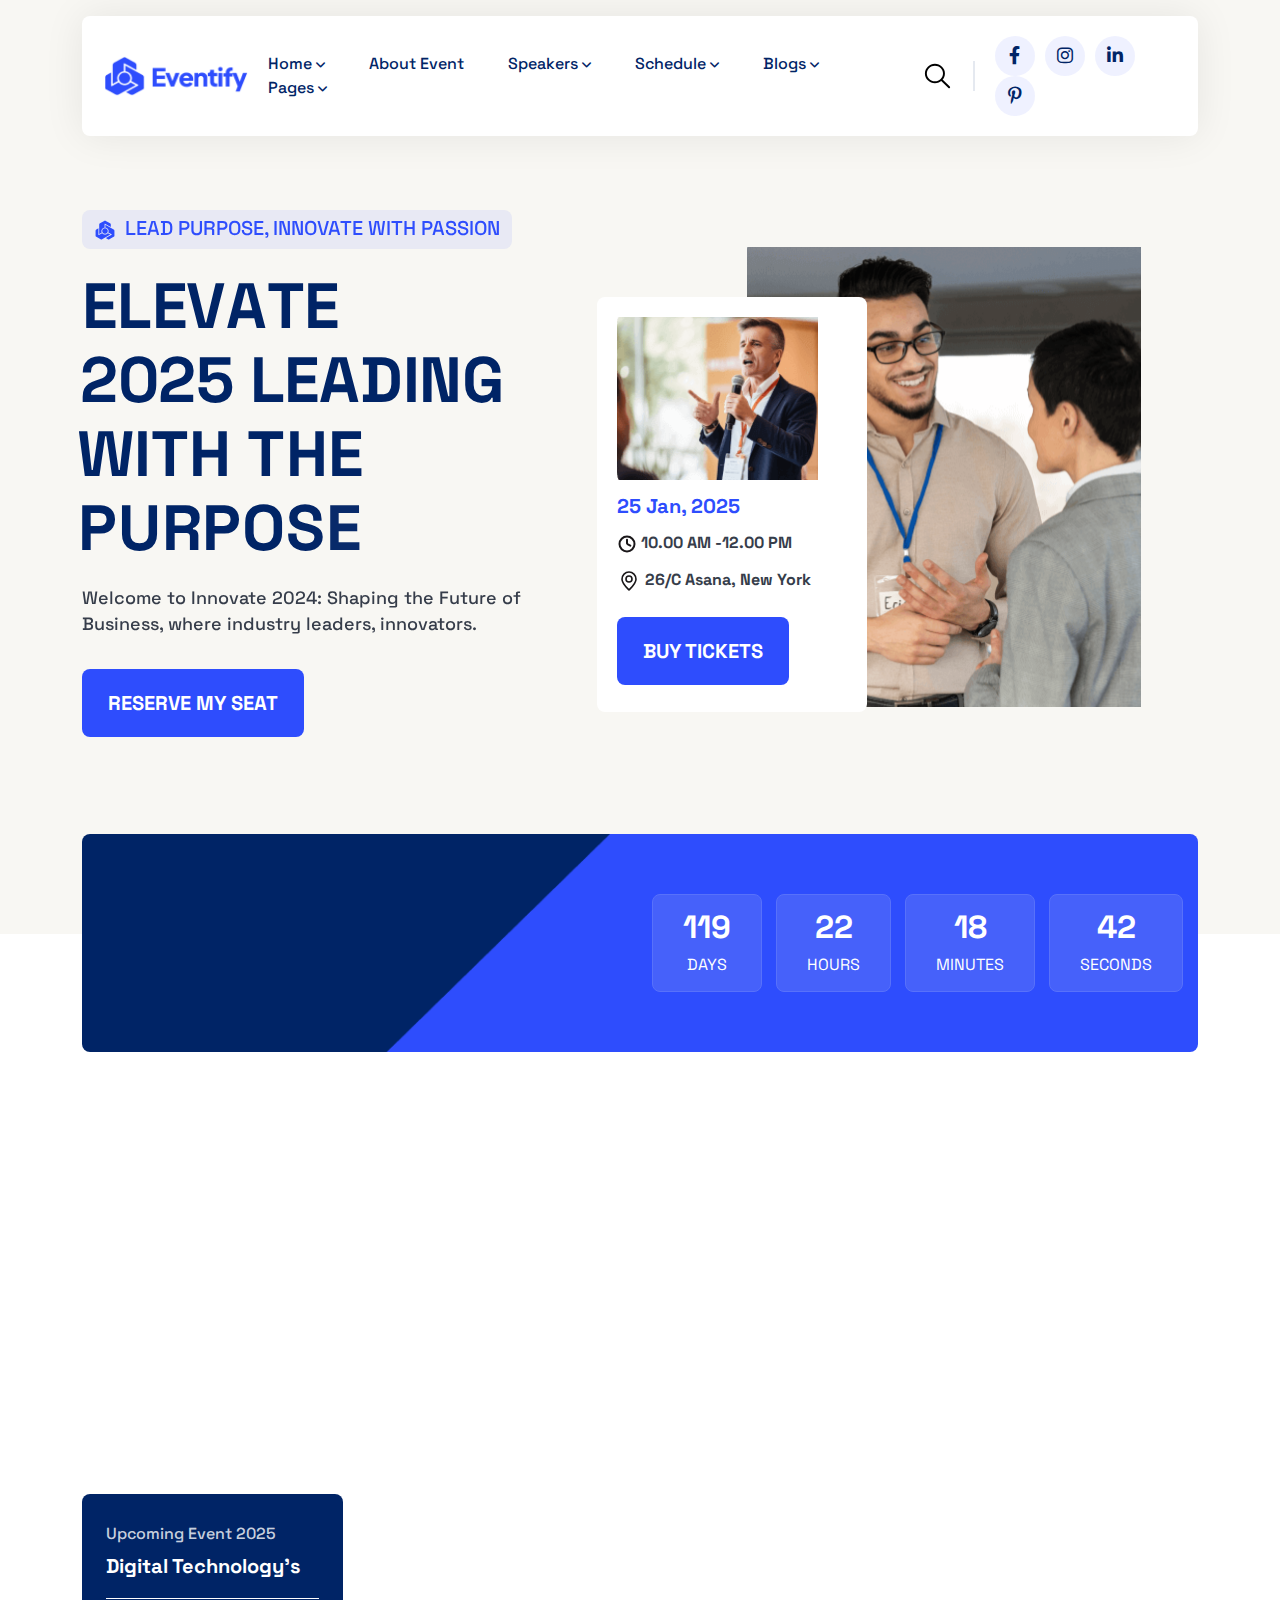
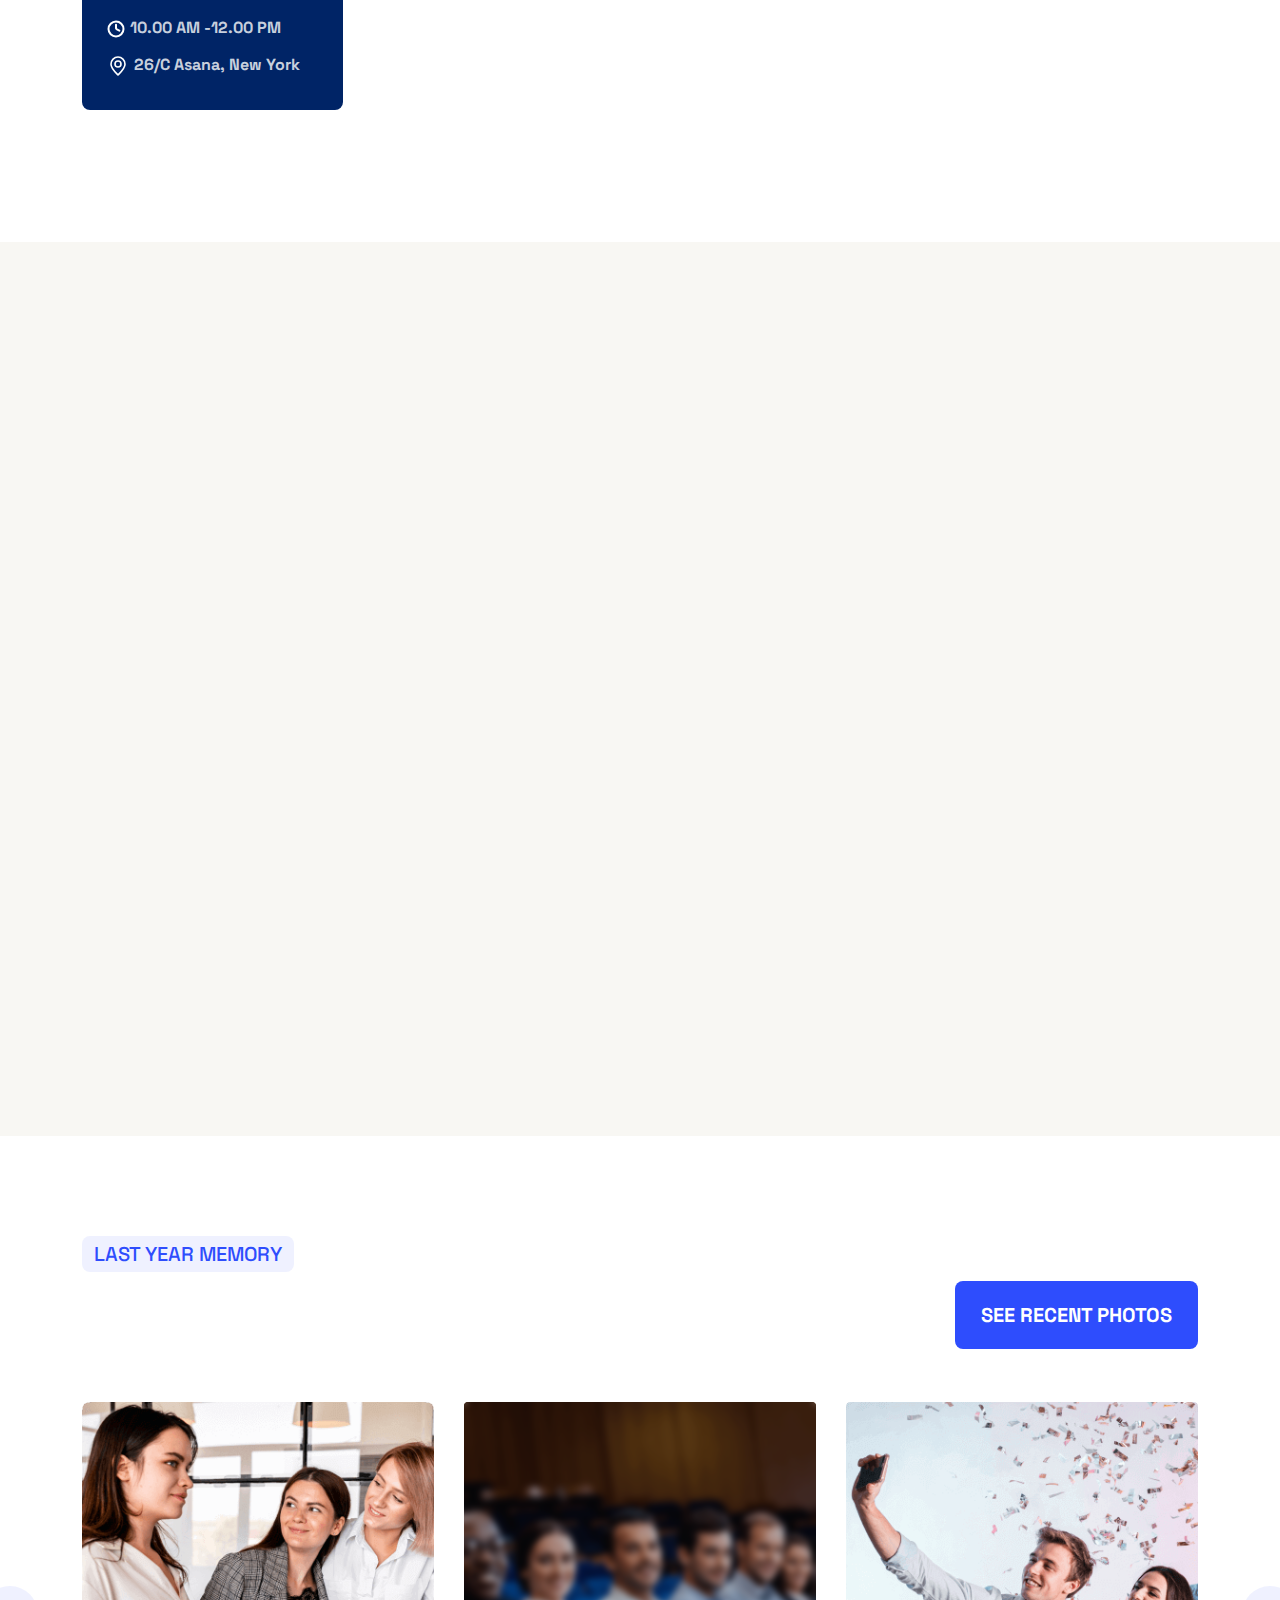
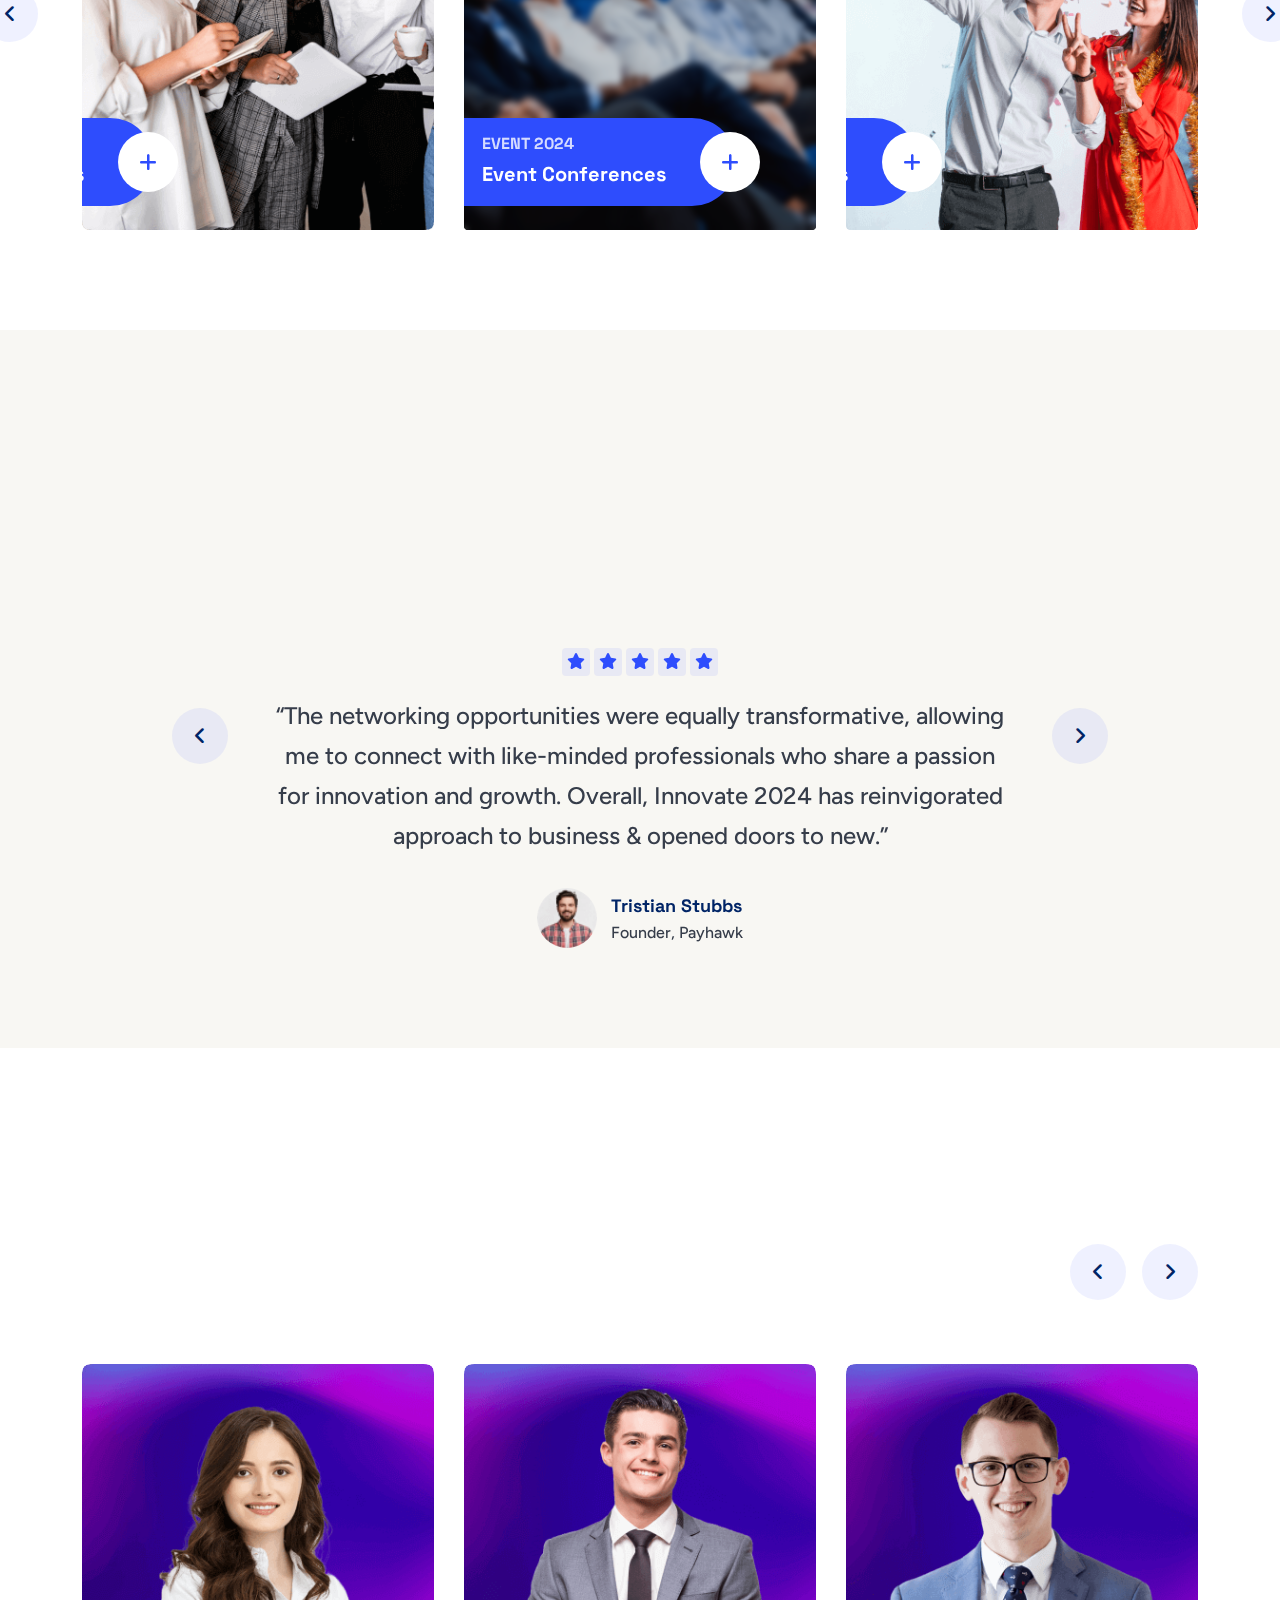
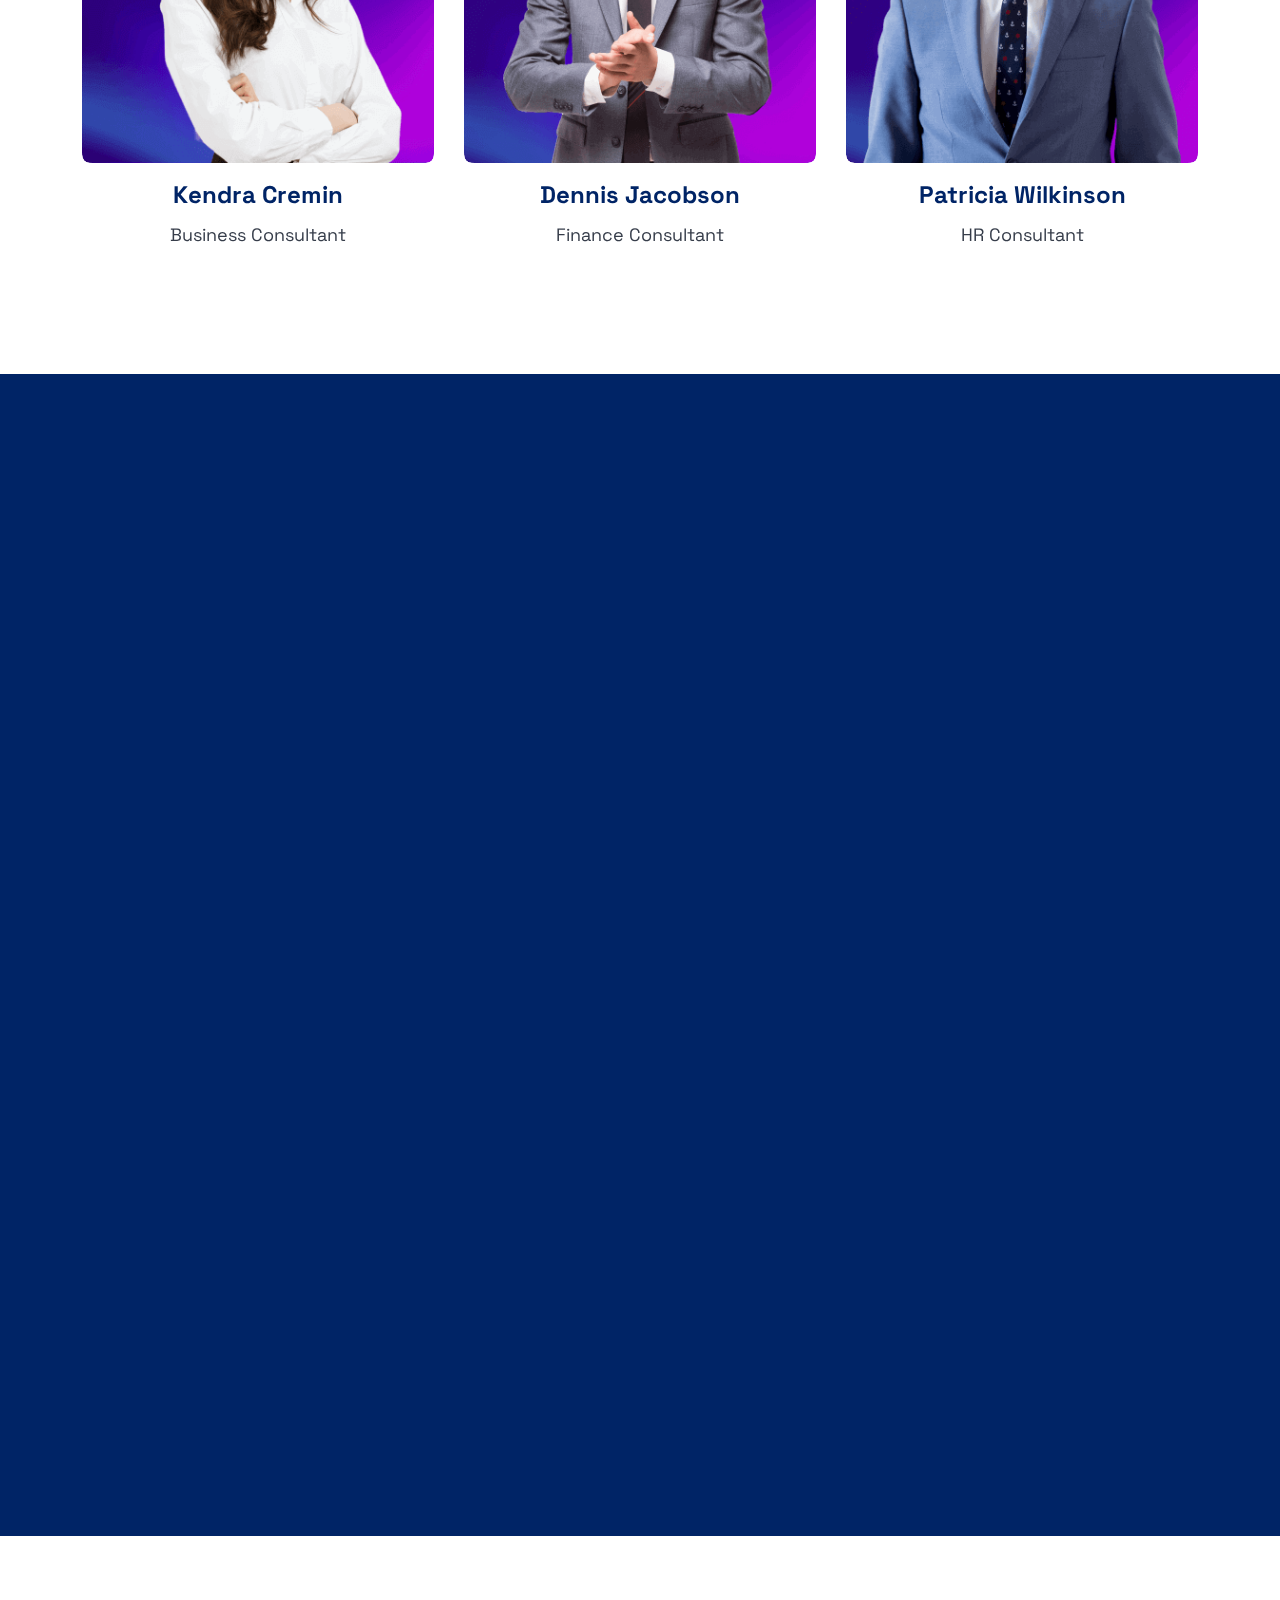
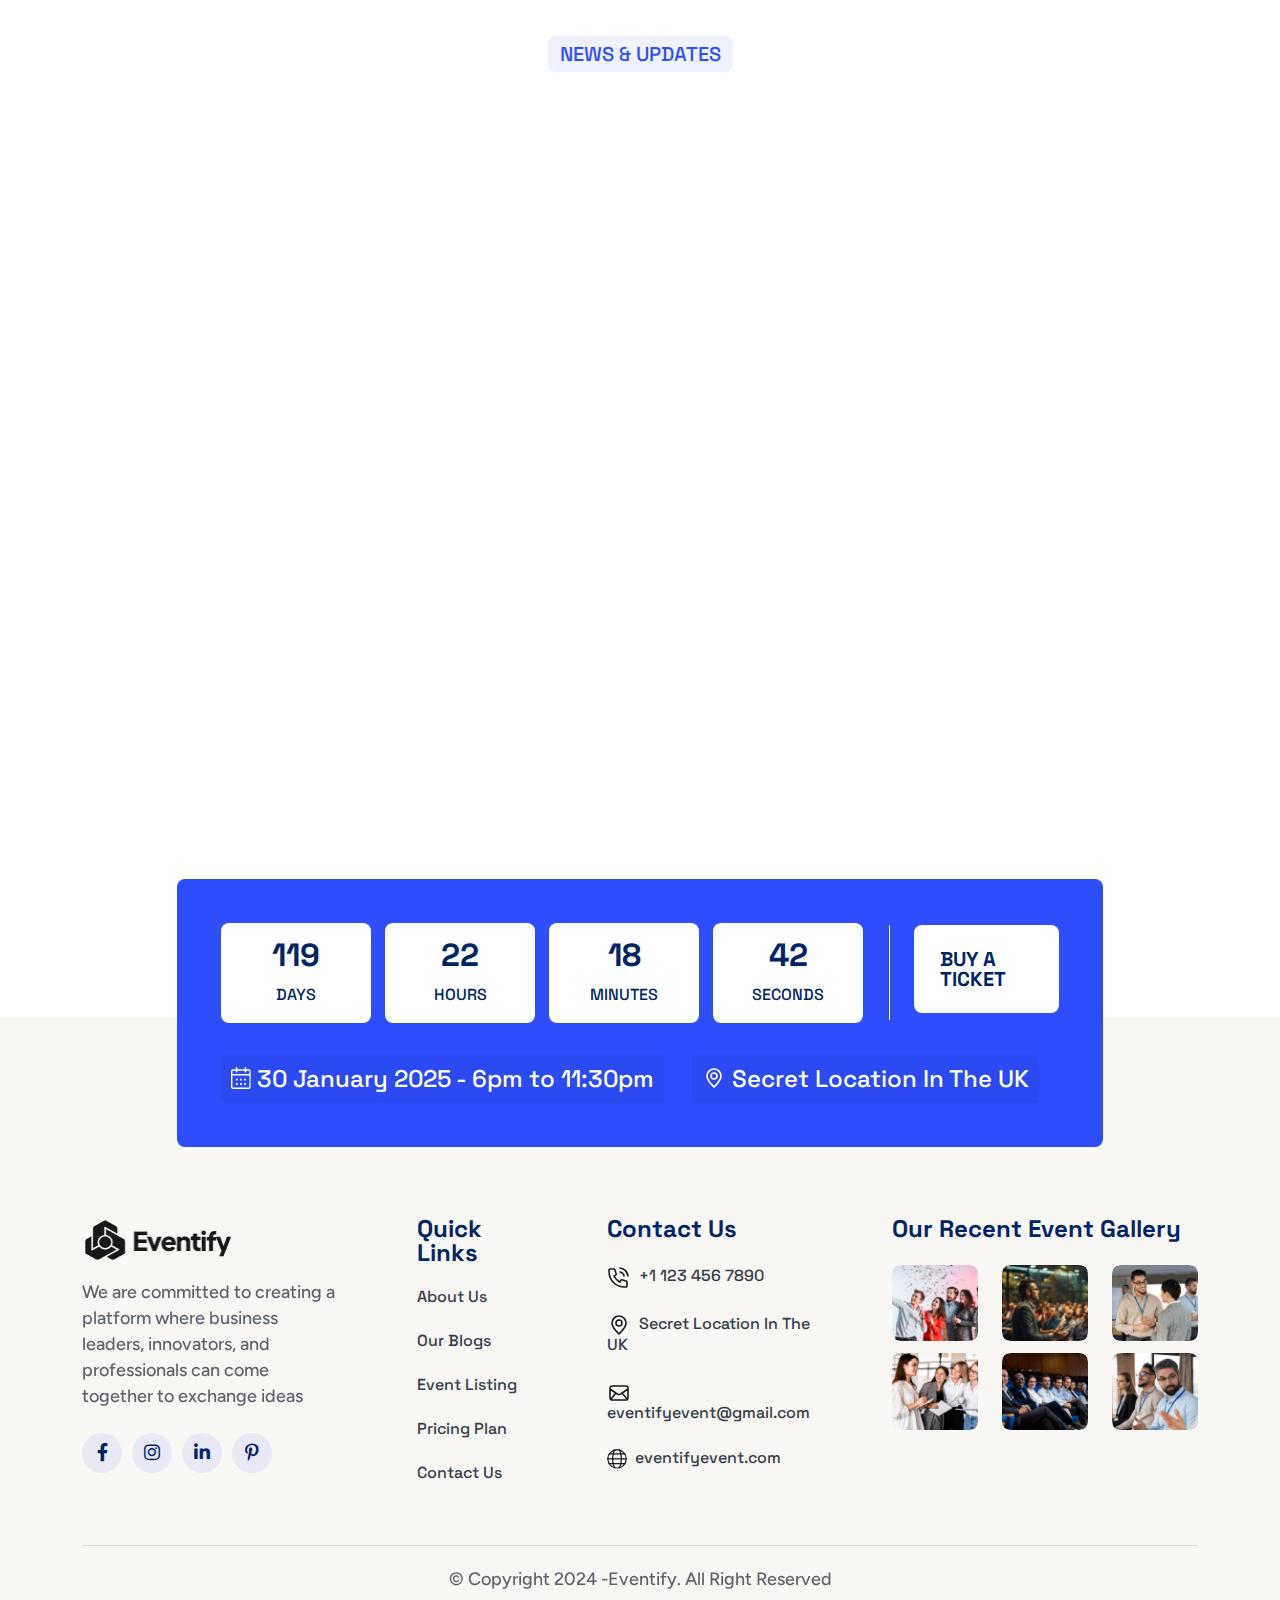
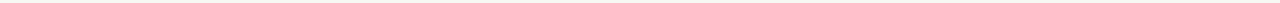
<file: index4.html>
<!DOCTYPE html>
<html lang="en">
	<head>
		<meta charset="UTF-8" />
		<meta name="viewport" content="width=device-width, initial-scale=1.0" />
		<title>Eventify- Event And Conference Theme</title>

		<!--=====FAB ICON=======-->
		<link rel="shortcut icon" href="assets/img/logo/fav-logo2.png" />

		<!--===== CSS LINK =======-->
		<link rel="stylesheet" href="assets/css/vendor/bootstrap.min.css" />
		<link rel="stylesheet" href="assets/css/vendor/aos.css" />
		<link rel="stylesheet" href="assets/css/vendor/fontawesome.css" />
		<link rel="stylesheet" href="assets/css/vendor/magnific-popup.css" />
		<link rel="stylesheet" href="assets/css/vendor/mobile.css" />
		<link rel="stylesheet" href="assets/css/vendor/owlcarousel.min.css" />
		<link rel="stylesheet" href="assets/css/vendor/sidebar.css" />
		<link rel="stylesheet" href="assets/css/vendor/slick-slider.css" />
		<link rel="stylesheet" href="assets/css/vendor/nice-select.css" />
		<link rel="stylesheet" href="assets/css/vendor/odometer.css" />
		<link rel="stylesheet" href="assets/css/main.css" />

		<!--=====  JS SCRIPT LINK =======-->
		<script src="assets/js/vendor/jquery-3.7.1.min.js"></script>
	</head>
	<body class="homepage4-body">
		<!-- Popup Section -->
		<div id="popup" class="popup-overlay d-none">
			<div class="popup-content">
				<span class="close-btn" id="close-popup">&times;</span>
				<div class="popup-icon">
					<img src="assets/img/logo/popup-logo.png" alt="" />
				</div>
				<div class="space32"></div>
				<div class="heading2">
					<h2>Grow your business with our agency</h2>
					<div class="space8"></div>
					<ul>
						<li><img src="assets/img/icons/check3.svg" alt="" />Elevate User Experience Expertise</li>
						<li><img src="assets/img/icons/check3.svg" alt="" /> Elevate Your UI/UX Skills Designer</li>
						<li><img src="assets/img/icons/check3.svg" alt="" />Join Leading UI/UX Event the Year</li>
					</ul>
				</div>
				<div class="space50"></div>
				<a class="vl-btn2" href="contact.html"
					><span class="demo">Buy Ticket Now</span><span class="arrow"><i class="fa-solid fa-arrow-right"></i></span>
				</a>
				<p class="no-thanks">No thanks</p>
			</div>
		</div>
		<!--===== PRELOADER STARTS =======-->
		<div class="preloader">
			<div class="loading-container">
				<div class="loading"></div>
				<div id="loading-icon"><img src="assets/img/logo/preloader.png" alt="" /></div>
			</div>
		</div>
		<!--===== PRELOADER ENDS =======-->

		<!--===== PAGE PROGRESS START=======-->
		<div class="paginacontainer">
			<div class="progress-wrap">
				<svg class="progress-circle svg-content" width="100%" height="100%" viewBox="-1 -1 102 102">
					<path d="M50,1 a49,49 0 0,1 0,98 a49,49 0 0,1 0,-98" />
				</svg>
			</div>
		</div>
		<!--===== PAGE PROGRESS END=======-->

		<!--=====HEADER START=======-->
		<header>
			<div class="header-area homepage4 header header-sticky d-none d-lg-block" id="header">
				<div class="container">
					<div class="row">
						<div class="col-lg-12">
							<div class="header-elements">
								<div class="site-logo">
									<a href="index.html"><img src="assets/img/logo/logo3.png" alt="" /></a>
								</div>
								<div class="main-menu">
									<ul>
										<li>
											<a href="#">Home <i class="fa-solid fa-angle-down"></i></a>
											<div class="tp-submenu">
												<div class="row">
													<div class="col-lg-12">
														<div class="all-images-menu">
															<div class="homemenu-thumb">
																<div class="img1">
																	<img src="assets/img/all-images/demo/demo-img1.png" alt="" />
																</div>
																<div class="homemenu-btn">
																	<a class="vl-btn4" href="index.html"><span class="demo">View Demo</span></a>
																</div>
																<div class="homemenu-text">
																	<a href="index.html">Eventify-Homepage 01</a>
																</div>
															</div>

															<div class="homemenu-thumb">
																<div class="img1">
																	<img src="assets/img/all-images/demo/demo-img2.png" alt="" />
																</div>
																<div class="homemenu-btn">
																	<a class="vl-btn4" href="index2.html"><span class="demo">View Demo</span></a>
																</div>
																<div class="homemenu-text">
																	<a href="index2.html">Eventify-Homepage 02</a>
																</div>
															</div>

															<div class="homemenu-thumb">
																<div class="img1">
																	<img src="assets/img/all-images/demo/demo-img3.png" alt="" />
																</div>
																<div class="homemenu-btn">
																	<a class="vl-btn4" href="index3.html"><span class="demo">View Demo</span></a>
																</div>
																<div class="homemenu-text">
																	<a href="index3.html">Eventify-Homepage 03</a>
																</div>
															</div>

															<div class="homemenu-thumb">
																<div class="img1">
																	<img src="assets/img/all-images/demo/demo-img4.png" alt="" />
																</div>
																<div class="homemenu-btn">
																	<a class="vl-btn4" href="index4.html"><span class="demo">View Demo</span></a>
																</div>
																<div class="homemenu-text">
																	<a href="index4.html">Eventify-Homepage 04</a>
																</div>
															</div>

															<div class="homemenu-thumb" style="margin: 0">
																<div class="img1">
																	<img src="assets/img/all-images/demo/demo-img5.png" alt="" />
																</div>
																<div class="homemenu-btn">
																	<a class="vl-btn4" href="index5.html"><span class="demo">View Demo</span></a>
																</div>
																<div class="homemenu-text">
																	<a href="index5.html">Eventify-Homepage 05</a>
																</div>
															</div>
														</div>

														<div class="all-images-menu">
															<div class="homemenu-thumb">
																<div class="img1">
																	<img src="assets/img/all-images/demo/demo-img6.png" alt="" />
																</div>
																<div class="homemenu-btn">
																	<a class="vl-btn4" href="index6.html"><span class="demo">View Demo</span></a>
																</div>
																<div class="homemenu-text">
																	<a href="index6.html">Eventify-Homepage 06</a>
																</div>
															</div>

															<div class="homemenu-thumb">
																<div class="img1">
																	<img src="assets/img/all-images/demo/demo-img7.png" alt="" />
																</div>
																<div class="homemenu-btn">
																	<a class="vl-btn4" href="index7.html"><span class="demo">View Demo</span></a>
																</div>
																<div class="homemenu-text">
																	<a href="index7.html">Eventify-Homepage 07</a>
																</div>
															</div>

															<div class="homemenu-thumb">
																<div class="img1">
																	<img src="assets/img/all-images/demo/demo-img8.png" alt="" />
																</div>
																<div class="homemenu-btn">
																	<a class="vl-btn4" href="index8.html"><span class="demo">View Demo</span></a>
																</div>
																<div class="homemenu-text">
																	<a href="index8.html">Eventify-Homepage 08</a>
																</div>
															</div>

															<div class="homemenu-thumb">
																<div class="img1">
																	<img src="assets/img/all-images/demo/demo-img9.png" alt="" />
																</div>
																<div class="homemenu-btn">
																	<a class="vl-btn4" href="index9.html"><span class="demo">View Demo</span></a>
																</div>
																<div class="homemenu-text">
																	<a href="index9.html">Eventify-Homepage 09</a>
																</div>
															</div>

															<div class="homemenu-thumb" style="margin: 0">
																<div class="img1">
																	<img src="assets/img/all-images/demo/demo-img10.png" alt="" />
																</div>
																<div class="homemenu-btn">
																	<a class="vl-btn4" href="index10.html"><span class="demo">View Demo</span></a>
																</div>
																<div class="homemenu-text">
																	<a href="index10.html">Eventify-Homepage 10</a>
																</div>
															</div>
														</div>
													</div>
												</div>
											</div>
										</li>
										<li><a href="about.html">About Event</a></li>
										<li>
											<a href="#">Speakers <i class="fa-solid fa-angle-down"></i></a>
											<ul class="dropdown-padding">
												<li><a href="speakers.html">Speakers</a></li>
												<li><a href="speakers-single.html">Speakers Details</a></li>
											</ul>
										</li>
										<li>
											<a href="#">Schedule <i class="fa-solid fa-angle-down"></i></a>
											<ul class="dropdown-padding">
												<li><a href="event.html">Our Event</a></li>
												<li><a href="event-schedule.html">Event Schedule</a></li>
												<li><a href="event-single.html">Event Details</a></li>
											</ul>
										</li>
										<li>
											<a href="#">Blogs <i class="fa-solid fa-angle-down"></i></a>
											<ul class="dropdown-padding">
												<li><a href="blog.html">Our Blog</a></li>
												<li><a href="blog-single.html">Blog Details</a></li>
											</ul>
										</li>
										<li>
											<a href="#">Pages <i class="fa-solid fa-angle-down"></i></a>
											<ul class="dropdown-padding">
												<li><a href="memories.html">Our Memories</a></li>
												<li><a href="pricing-plan.html">Pricing Plan</a></li>
												<li><a href="faq.html">FAQ,s</a></li>
												<li><a href="contact.html">Contact Us</a></li>
											</ul>
										</li>
									</ul>
								</div>
								<div class="btn-area">
									<div class="search-icon header__search header-search-btn">
										<a href="#"><img src="assets/img/icons/search1.svg" alt="" /></a>
									</div>
									<ul>
										<li>
											<a href="#"><i class="fa-brands fa-facebook-f"></i></a>
										</li>
										<li>
											<a href="#"><i class="fa-brands fa-instagram"></i></a>
										</li>
										<li>
											<a href="#"><i class="fa-brands fa-linkedin-in"></i></a>
										</li>
										<li>
											<a href="#" class="m-0"><i class="fa-brands fa-pinterest-p"></i></a>
										</li>
									</ul>
								</div>

								<div class="header-search-form-wrapper">
									<div class="tx-search-close tx-close"><i class="fa-solid fa-xmark"></i></div>
									<div class="header-search-container">
										<form role="search" class="search-form">
											<input type="search" class="search-field" placeholder="Search …" value="" name="s" />
											<button type="submit" class="search-submit"><img src="assets/img/icons/search1.svg" alt="" /></button>
										</form>
									</div>
								</div>
								<div class="body-overlay"></div>
							</div>
						</div>
					</div>
				</div>
			</div>
		</header>
		<!--=====HEADER END =======-->

		<!--===== MOBILE HEADER STARTS =======-->
		<div class="mobile-header mobile-haeder4 d-block d-lg-none">
			<div class="container-fluid">
				<div class="col-12">
					<div class="mobile-header-elements">
						<div class="mobile-logo">
							<a href="index.html"><img src="assets/img/logo/logo3.png" alt="" /></a>
						</div>
						<div class="mobile-nav-icon dots-menu">
							<i class="fa-solid fa-bars-staggered"></i>
						</div>
					</div>
				</div>
			</div>
		</div>

		<div class="mobile-sidebar mobile-sidebar4">
			<div class="logosicon-area">
				<div class="logos">
					<img src="assets/img/logo/logo3.png" alt="" />
				</div>
				<div class="menu-close">
					<i class="fa-solid fa-xmark"></i>
				</div>
			</div>
			<div class="mobile-nav mobile-nav1">
				<ul class="mobile-nav-list nav-list1">
					<li>
						<a href="#">Home </a>
						<ul class="sub-menu">
							<li><a href="index.html">Home One</a></li>
							<li><a href="index2.html">Home Two</a></li>
							<li><a href="index3.html">Home Three</a></li>
							<li><a href="index4.html">Home Four</a></li>
							<li><a href="index5.html">Home Five</a></li>
							<li><a href="index6.html">Home Six</a></li>
							<li><a href="index7.html">Home Seven</a></li>
							<li><a href="index8.html">Home Eight</a></li>
							<li><a href="index9.html">Home Nine</a></li>
							<li><a href="index10.html">Home Ten</a></li>
						</ul>
					</li>
					<li><a href="about.html">About Event</a></li>
					<li>
						<a href="features.html">Speakers</a>
						<ul class="sub-menu">
							<li><a href="speakers.html">Speakers</a></li>
							<li><a href="speakers-single.html">Speakers Details</a></li>
						</ul>
					</li>
					<li>
						<a href="features.html">Schedule</a>
						<ul class="sub-menu">
							<li><a href="event.html">Our Event</a></li>
							<li><a href="event-schedule.html">Event Schedule</a></li>
							<li><a href="event-single.html">Event Details</a></li>
						</ul>
					</li>
					<li>
						<a href="#">Blogs</a>
						<ul class="sub-menu">
							<li><a href="blog.html">Our Blog</a></li>
							<li><a href="blog-single.html">Blog Details</a></li>
						</ul>
					</li>
					<li>
						<a href="#">Pages</a>
						<ul class="sub-menu">
							<li><a href="memories.html">Our Memories</a></li>
							<li><a href="pricing-plan.html">Pricing Plan</a></li>
							<li><a href="faq.html">FAQ,s</a></li>
							<li><a href="contact.html">Contact Us</a></li>
						</ul>
					</li>
					<li><a href="contact.html">Contact Us</a></li>
				</ul>
				<div class="allmobilesection">
					<a class="vl-btn4" href="contact.html"><span class="demo">Contact Us</span></a>
					<div class="single-footer">
						<h3>Contact Info</h3>
						<div class="footer1-contact-info">
							<div class="contact-info-single">
								<div class="contact-info-icon">
									<span><i class="fa-solid fa-phone-volume"></i></span>
								</div>
								<div class="contact-info-text">
									<a href="tel:+3(924)4596512">+3(924)4596512</a>
								</div>
							</div>
							<div class="contact-info-single">
								<div class="contact-info-icon">
									<span><i class="fa-solid fa-envelope"></i></span>
								</div>
								<div class="contact-info-text">
									<a href="mailto:info@example.com">info@example.com</a>
								</div>
							</div>
							<div class="single-footer">
								<h3>Our Location</h3>
								<div class="contact-info-single">
									<div class="contact-info-icon">
										<span><i class="fa-solid fa-location-dot"></i></span>
									</div>
									<div class="contact-info-text">
										<a href="mailto:info@example.com"
											>55 East Birchwood Ave.Brooklyn, <br />
											New York 11201,United States</a
										>
									</div>
								</div>
							</div>
							<div class="single-footer">
								<h3>Social Links</h3>
								<div class="social-links-mobile-menu">
									<ul>
										<li>
											<a href="#"><i class="fa-brands fa-facebook-f"></i></a>
										</li>
										<li>
											<a href="#"><i class="fa-brands fa-instagram"></i></a>
										</li>
										<li>
											<a href="#"><i class="fa-brands fa-linkedin-in"></i></a>
										</li>
										<li>
											<a href="#"><i class="fa-brands fa-youtube"></i></a>
										</li>
									</ul>
								</div>
							</div>
						</div>
					</div>
				</div>
			</div>
		</div>
		<!--===== MOBILE HEADER STARTS =======-->

		<!--===== HERO AREA STARTS =======-->
		<div class="hero4-section-area">
			<div class="container">
				<div class="row align-items-center">
					<div class="col-lg-5">
						<div class="hero4-header">
							<h5 data-aos="fade-left" data-aos-duration="800"><img src="assets/img/icons/sub-logo2.svg" alt="" class="d-md-inline-block d-none" /> Lead Purpose, Innovate with Passion</h5>
							<div class="space20"></div>
							<h1 class="text-anime-style-3">Elevate 2025 Leading with the Purpose</h1>
							<div class="space20"></div>
							<p data-aos="fade-left" data-aos-duration="900">
								Welcome to Innovate 2024: Shaping the Future of <br class="d-lg-block d-none" />
								Business, where industry leaders, innovators.
							</p>
							<div class="space32"></div>
							<div class="btn-area1" data-aos="fade-left" data-aos-duration="1000">
								<a href="event-schedule.html" class="vl-btn4">Reserve My Seat</a>
							</div>
						</div>
					</div>
					<div class="col-lg-2"></div>
					<div class="col-lg-5">
						<div class="hero-content-images">
							<div class="img1 reveal image-anime">
								<img src="assets/img/all-images/hero/hero-img5.png" alt="" />
							</div>
							<div class="content-area aniamtion-key-1">
								<div class="img2 image-anime reveal">
									<img src="assets/img/all-images/hero/hero-img6.png" alt="" />
								</div>
								<div class="space16"></div>
								<a href="#" class="date">25 Jan, 2025</a>
								<ul>
									<li>
										<a href="#"><img src="assets/img/icons/clock1.svg" alt="" />10.00 AM -12.00 PM</a>
									</li>
									<li>
										<a href="#"><img src="assets/img/icons/location1.svg" alt="" />26/C Asana, New York</a>
									</li>
								</ul>
								<div class="space24"></div>
								<div class="btn-area1">
									<a href="pricing-plan.html" class="vl-btn4">buy tickets</a>
								</div>
							</div>
						</div>
					</div>
				</div>
			</div>
		</div>
		<!--===== HERO AREA ENDS =======-->
		<div class="others4-section-area">
			<div class="container">
				<div class="row">
					<div class="col-lg-12">
						<div class="others-bg">
							<div class="row align-items-center">
								<div class="col-lg-4">
									<div class="heading-area">
										<h4 class="text-anime-style-3">Yearly Business Conferences “25”</h4>
										<div class="space20 d-lg-none d-block"></div>
									</div>
								</div>
								<div class="col-lg-2"></div>
								<div class="col-lg-6">
									<div class="others-times-area">
										<div class="timer">
											<div class="time-box">
												<span id="days" class="time-value">119</span>
											</div>
											<div class="time-box">
												<span id="hours" class="time-value">22</span>
											</div>
											<div class="time-box">
												<span id="minutes" class="time-value">18</span>
											</div>
											<div class="time-box" style="margin: 0">
												<span id="seconds" class="time-value">44</span>
											</div>
										</div>
									</div>
								</div>
							</div>
						</div>
					</div>
				</div>
			</div>
		</div>
		<!--===== ABOUT AREA STARTS =======-->
		<div class="about4-section-area sp1">
			<div class="container">
				<div class="row align-items-center">
					<div class="col-lg-6">
						<div class="about-images">
							<div class="row">
								<div class="col-lg-6 col-md-6">
									<div class="img1 image-anime reveal">
										<img src="assets/img/all-images/about/about-img11.png" alt="" />
									</div>
									<div class="space30"></div>
									<div class="content-box">
										<p>Upcoming Event 2025</p>
										<div class="space12"></div>
										<h6>Digital Technology's</h6>
										<div class="space6"></div>
										<ul>
											<li>
												<a href="#"><img src="assets/img/icons/clock1.svg" alt="" />10.00 AM -12.00 PM</a>
											</li>
											<li>
												<a href="#"><img src="assets/img/icons/location1.svg" alt="" />26/C Asana, New York</a>
											</li>
										</ul>
									</div>
								</div>
								<div class="col-lg-6 col-md-6">
									<div class="space44"></div>
									<div class="img1 image-anime reveal">
										<img src="assets/img/all-images/about/about-img12.png" alt="" />
									</div>
									<div class="space30"></div>
									<div class="img1 image-anime reveal">
										<img src="assets/img/all-images/about/about-img13.png" alt="" />
									</div>
								</div>
							</div>
						</div>
					</div>
					<div class="col-lg-6">
						<div class="about4-heading heading6">
							<h5 data-aos="fade-left" data-aos-duration="800">about our business conferences</h5>
							<div class="space18"></div>
							<h2 class="text-anime-style-3">Innovating for Tomorrow Insights for Business</h2>
							<div class="space16"></div>
							<p data-aos="fade-left" data-aos-duration="900">Perfectly captures the essence of what this blog aims to deliver. In a rapidly evolving business landscape, leaders must stay.</p>
							<div class="space10"></div>
							<ul data-aos="fade-left" data-aos-duration="1000">
								<li><img src="assets/img/icons/check1.svg" alt="" />Director of the Developing Communities</li>
								<li><img src="assets/img/icons/check1.svg" alt="" />Deputy Attorney General Media Project</li>
								<li><img src="assets/img/icons/check1.svg" alt="" />Law School and Civil Rights Attorney</li>
								<li><img src="assets/img/icons/check1.svg" alt="" /> Majored in Political Science</li>
							</ul>
							<div class="space32"></div>
							<div class="btn-area1" data-aos="fade-left" data-aos-duration="1200">
								<a href="event-schedule.html" class="vl-btn4">Reserve My Seat</a>
							</div>
						</div>
					</div>
				</div>
			</div>
		</div>
		<!--===== ABOUT AREA ENDS =======-->

		<!--===== EVENT AREA STARTS =======-->
		<div class="event4-section-area sp1">
			<div class="container">
				<div class="row">
					<div class="col-lg-5">
						<div class="event-images-area" data-aos="zoom-in" data-aos-duration="1000">
							<div class="img1">
								<img src="assets/img/all-images/event/event-img7.png" alt="" />
							</div>
							<div class="content-area heading7">
								<h5>Event Schedule</h5>
								<div class="space18"></div>
								<h2>Our Events Schedule Plan</h2>
								<div class="space32"></div>
								<div class="btn-area1">
									<a href="pricing-plan.html" class="vl-btn4">purchase ticket now</a>
								</div>
							</div>
						</div>
					</div>

					<div class="col-lg-2">
						<div data-aos="fade-up" data-aos-duration="900">
							<ul class="nav nav-pills space-margin60" id="pills-tab" role="tablist">
								<li class="nav-item" role="presentation">
									<button class="nav-link active" id="pills-home-tab" data-bs-toggle="pill" data-bs-target="#pills-home" type="button" role="tab" aria-controls="pills-home" aria-selected="true">
										<span class="day">Day 01</span>
										<span class="vl-flex">
											<span class="cal">01</span>
											<span class="date"
												>JAN <br />
												2025</span
											>
										</span>
									</button>
								</li>
								<li class="nav-item" role="presentation">
									<button class="nav-link" id="pills-profile-tab" data-bs-toggle="pill" data-bs-target="#pills-profile" type="button" role="tab" aria-controls="pills-profile" aria-selected="false">
										<span class="day">Day 02</span>
										<span class="vl-flex">
											<span class="cal">08</span>
											<span class="date"
												>JAN <br />
												2025</span
											>
										</span>
									</button>
								</li>
								<li class="nav-item" role="presentation">
									<button class="nav-link" id="pills-contact-tab" data-bs-toggle="pill" data-bs-target="#pills-contact" type="button" role="tab" aria-controls="pills-contact" aria-selected="false">
										<span class="day">Day 03</span>
										<span class="vl-flex">
											<span class="cal">15</span>
											<span class="date"
												>JAN <br />
												2025</span
											>
										</span>
									</button>
								</li>

								<li class="nav-item" role="presentation">
									<div class="space30 d-lg-none d-block"></div>
									<button class="nav-link m-0" id="pills-contact1-tab" data-bs-toggle="pill" data-bs-target="#pills-contact1" type="button" role="tab" aria-controls="pills-contact1" aria-selected="false">
										<span class="day">Day 04</span>
										<span class="vl-flex">
											<span class="cal">20</span>
											<span class="date"
												>JAN <br />
												2025</span
											>
										</span>
									</button>
								</li>
							</ul>
						</div>
					</div>

					<div class="col-lg-5" data-aos="fade-left" data-aos-duration="1200">
						<div class="tab-content" id="pills-tabContent">
							<div class="tab-pane fade show active" id="pills-home" role="tabpanel" aria-labelledby="pills-home-tab" tabindex="0">
								<div class="accordion" id="accordionExample">
									<div class="accordion-item">
										<h2 class="accordion-header">
											<button class="accordion-button" type="button" data-bs-toggle="collapse" data-bs-target="#collapseOne" aria-expanded="true" aria-controls="collapseOne">
												<span><img src="assets/img/icons/clock1.svg" alt="" />11:00 AM -12:00 PM</span>
												<span class="accor-btn">Registration & Networking</span>
											</button>
										</h2>
										<div id="collapseOne" class="accordion-collapse collapse show" data-bs-parent="#accordionExample">
											<div class="accordion-body">
												<p>Kick off the day with coffee and conversations. Meet fellow innovators & industry leaders.</p>
											</div>
										</div>
									</div>
									<div class="accordion-item">
										<h2 class="accordion-header">
											<button class="accordion-button collapsed" type="button" data-bs-toggle="collapse" data-bs-target="#collapseTwo" aria-expanded="false" aria-controls="collapseTwo">
												<span><img src="assets/img/icons/clock1.svg" alt="" />03:00 PM -04:00 PM</span>
												<span class="accor-btn">Workshops & Interactive Labs</span>
											</button>
										</h2>
										<div id="collapseTwo" class="accordion-collapse collapse" data-bs-parent="#accordionExample">
											<div class="accordion-body">
												<p>Kick off the day with coffee and conversations. Meet fellow innovators & industry leaders.</p>
											</div>
										</div>
									</div>
									<div class="accordion-item">
										<h2 class="accordion-header">
											<button class="accordion-button collapsed" type="button" data-bs-toggle="collapse" data-bs-target="#collapseThree" aria-expanded="false" aria-controls="collapseThree">
												<span><img src="assets/img/icons/clock1.svg" alt="" />03:00 PM -04:00 PM</span>
												<span class="accor-btn">Leadership for the Future</span>
											</button>
										</h2>
										<div id="collapseThree" class="accordion-collapse collapse" data-bs-parent="#accordionExample">
											<div class="accordion-body">
												<p>Kick off the day with coffee and conversations. Meet fellow innovators & industry leaders.</p>
											</div>
										</div>
									</div>

									<div class="accordion-item">
										<h2 class="accordion-header">
											<button class="accordion-button collapsed" type="button" data-bs-toggle="collapse" data-bs-target="#collapseFour" aria-expanded="false" aria-controls="collapseFour">
												<span><img src="assets/img/icons/clock1.svg" alt="" />05:00 PM -06:00 PM</span>
												<span class="accor-btn">Networking Reception</span>
											</button>
										</h2>
										<div id="collapseFour" class="accordion-collapse collapse" data-bs-parent="#accordionExample">
											<div class="accordion-body">
												<p>Kick off the day with coffee and conversations. Meet fellow innovators & industry leaders.</p>
											</div>
										</div>
									</div>
								</div>
							</div>
							<div class="tab-pane fade" id="pills-profile" role="tabpanel" aria-labelledby="pills-profile-tab" tabindex="0">
								<div class="accordion" id="accordionExample2">
									<div class="accordion-item">
										<h2 class="accordion-header">
											<button class="accordion-button" type="button" data-bs-toggle="collapse" data-bs-target="#collapseFive" aria-expanded="true" aria-controls="collapseFive">
												<span><img src="assets/img/icons/clock1.svg" alt="" />11:00 AM -12:00 PM</span>
												<span class="accor-btn">Registration & Networking</span>
											</button>
										</h2>
										<div id="collapseFive" class="accordion-collapse collapse" data-bs-parent="#accordionExample2">
											<div class="accordion-body">
												<p>Kick off the day with coffee and conversations. Meet fellow innovators & industry leaders.</p>
											</div>
										</div>
									</div>
									<div class="accordion-item">
										<h2 class="accordion-header">
											<button class="accordion-button" type="button" data-bs-toggle="collapse" data-bs-target="#collapseSix" aria-expanded="false" aria-controls="collapseSix">
												<span><img src="assets/img/icons/clock1.svg" alt="" />03:00 PM -04:00 PM</span>
												<span class="accor-btn">Workshops & Interactive Labs</span>
											</button>
										</h2>
										<div id="collapseSix" class="accordion-collapse collapse show" data-bs-parent="#accordionExample2">
											<div class="accordion-body">
												<p>Kick off the day with coffee and conversations. Meet fellow innovators & industry leaders.</p>
											</div>
										</div>
									</div>
									<div class="accordion-item">
										<h2 class="accordion-header">
											<button class="accordion-button collapsed" type="button" data-bs-toggle="collapse" data-bs-target="#collapseSeven" aria-expanded="false" aria-controls="collapseSeven">
												<span><img src="assets/img/icons/clock1.svg" alt="" />03:00 PM -04:00 PM</span>
												<span class="accor-btn">Leadership for the Future</span>
											</button>
										</h2>
										<div id="collapseSeven" class="accordion-collapse collapse" data-bs-parent="#accordionExample2">
											<div class="accordion-body">
												<p>Kick off the day with coffee and conversations. Meet fellow innovators & industry leaders.</p>
											</div>
										</div>
									</div>

									<div class="accordion-item">
										<h2 class="accordion-header">
											<button class="accordion-button collapsed" type="button" data-bs-toggle="collapse" data-bs-target="#collapseEight" aria-expanded="false" aria-controls="collapseEight">
												<span><img src="assets/img/icons/clock1.svg" alt="" />05:00 PM -06:00 PM</span>
												<span class="accor-btn">Networking Reception</span>
											</button>
										</h2>
										<div id="collapseEight" class="accordion-collapse collapse" data-bs-parent="#accordionExample2">
											<div class="accordion-body">
												<p>Kick off the day with coffee and conversations. Meet fellow innovators & industry leaders.</p>
											</div>
										</div>
									</div>
								</div>
							</div>
							<div class="tab-pane fade" id="pills-contact" role="tabpanel" aria-labelledby="pills-contact-tab" tabindex="0">
								<div class="accordion" id="accordionExample3">
									<div class="accordion-item">
										<h2 class="accordion-header">
											<button class="accordion-button" type="button" data-bs-toggle="collapse" data-bs-target="#collapseNine" aria-expanded="true" aria-controls="collapseNine">
												<span><img src="assets/img/icons/clock1.svg" alt="" />11:00 AM -12:00 PM</span>
												<span class="accor-btn">Registration & Networking</span>
											</button>
										</h2>
										<div id="collapseNine" class="accordion-collapse collapse" data-bs-parent="#accordionExample3">
											<div class="accordion-body">
												<p>Kick off the day with coffee and conversations. Meet fellow innovators & industry leaders.</p>
											</div>
										</div>
									</div>
									<div class="accordion-item">
										<h2 class="accordion-header">
											<button class="accordion-button collapsed" type="button" data-bs-toggle="collapse" data-bs-target="#collapseTen" aria-expanded="false" aria-controls="collapseTen">
												<span><img src="assets/img/icons/clock1.svg" alt="" />03:00 PM -04:00 PM</span>
												<span class="accor-btn">Workshops & Interactive Labs</span>
											</button>
										</h2>
										<div id="collapseTen" class="accordion-collapse collapse" data-bs-parent="#accordionExample3">
											<div class="accordion-body">
												<p>Kick off the day with coffee and conversations. Meet fellow innovators & industry leaders.</p>
											</div>
										</div>
									</div>
									<div class="accordion-item">
										<h2 class="accordion-header">
											<button class="accordion-button" type="button" data-bs-toggle="collapse" data-bs-target="#collapseEleven" aria-expanded="false" aria-controls="collapseEleven">
												<span><img src="assets/img/icons/clock1.svg" alt="" />03:00 PM -04:00 PM</span>
												<span class="accor-btn">Leadership for the Future</span>
											</button>
										</h2>
										<div id="collapseEleven" class="accordion-collapse collapse show" data-bs-parent="#accordionExample3">
											<div class="accordion-body">
												<p>Kick off the day with coffee and conversations. Meet fellow innovators & industry leaders.</p>
											</div>
										</div>
									</div>

									<div class="accordion-item">
										<h2 class="accordion-header">
											<button class="accordion-button collapsed" type="button" data-bs-toggle="collapse" data-bs-target="#collapseTwelve" aria-expanded="false" aria-controls="collapseTwelve">
												<span><img src="assets/img/icons/clock1.svg" alt="" />05:00 PM -06:00 PM</span>
												<span class="accor-btn">Networking Reception</span>
											</button>
										</h2>
										<div id="collapseTwelve" class="accordion-collapse collapse" data-bs-parent="#accordionExample3">
											<div class="accordion-body">
												<p>Kick off the day with coffee and conversations. Meet fellow innovators & industry leaders.</p>
											</div>
										</div>
									</div>
								</div>
							</div>
							<div class="tab-pane fade" id="pills-contact1" role="tabpanel" aria-labelledby="pills-contact1-tab" tabindex="0">
								<div class="accordion" id="accordionExample4">
									<div class="accordion-item">
										<h2 class="accordion-header">
											<button class="accordion-button collapsed" type="button" data-bs-toggle="collapse" data-bs-target="#collapseThirteen" aria-expanded="true" aria-controls="collapseThirteen">
												<span><img src="assets/img/icons/clock1.svg" alt="" />11:00 AM -12:00 PM</span>
												<span class="accor-btn">Registration & Networking</span>
											</button>
										</h2>
										<div id="collapseThirteen" class="accordion-collapse collapse" data-bs-parent="#accordionExample4">
											<div class="accordion-body">
												<p>Kick off the day with coffee and conversations. Meet fellow innovators & industry leaders.</p>
											</div>
										</div>
									</div>
									<div class="accordion-item">
										<h2 class="accordion-header">
											<button class="accordion-button collapsed" type="button" data-bs-toggle="collapse" data-bs-target="#collapseFourteen" aria-expanded="false" aria-controls="collapseFourteen">
												<span><img src="assets/img/icons/clock1.svg" alt="" />03:00 PM -04:00 PM</span>
												<span class="accor-btn">Workshops & Interactive Labs</span>
											</button>
										</h2>
										<div id="collapseFourteen" class="accordion-collapse collapse" data-bs-parent="#accordionExample4">
											<div class="accordion-body">
												<p>Kick off the day with coffee and conversations. Meet fellow innovators & industry leaders.</p>
											</div>
										</div>
									</div>
									<div class="accordion-item">
										<h2 class="accordion-header">
											<button class="accordion-button collapsed" type="button" data-bs-toggle="collapse" data-bs-target="#collapseFifteen" aria-expanded="false" aria-controls="collapseFifteen">
												<span><img src="assets/img/icons/clock1.svg" alt="" />03:00 PM -04:00 PM</span>
												<span class="accor-btn">Leadership for the Future</span>
											</button>
										</h2>
										<div id="collapseFifteen" class="accordion-collapse collapse" data-bs-parent="#accordionExample4">
											<div class="accordion-body">
												<p>Kick off the day with coffee and conversations. Meet fellow innovators & industry leaders.</p>
											</div>
										</div>
									</div>

									<div class="accordion-item">
										<h2 class="accordion-header">
											<button class="accordion-button" type="button" data-bs-toggle="collapse" data-bs-target="#collapseSixteen" aria-expanded="false" aria-controls="collapseSixteen">
												<span><img src="assets/img/icons/clock1.svg" alt="" />05:00 PM -06:00 PM</span>
												<span class="accor-btn">Networking Reception</span>
											</button>
										</h2>
										<div id="collapseSixteen" class="accordion-collapse collapse show" data-bs-parent="#accordionExample4">
											<div class="accordion-body">
												<p>Kick off the day with coffee and conversations. Meet fellow innovators & industry leaders.</p>
											</div>
										</div>
									</div>
								</div>
							</div>
						</div>
					</div>
				</div>
			</div>
		</div>
		<!--===== EVENT AREA ENDS =======-->

		<!--===== MEMORY AREA STARTS =======-->
		<div class="memory4-section-area sp1">
			<div class="container">
				<div class="row align-items-center">
					<div class="col-lg-6">
						<div class="memory4-header heading6 space-margin60">
							<h5>last year memory</h5>
							<div class="space18"></div>
							<h2 class="text-anime-style-3">Recent Memories 2025</h2>
						</div>
					</div>
					<div class="col-lg-3"></div>
					<div class="col-lg-3">
						<div class="btn-area1">
							<a href="memories.html" class="vl-btn4">See Recent Photos</a>
						</div>
					</div>
				</div>
				<div class="row">
					<div class="col-lg-12">
						<div class="memory-team-slider2 owl-carousel">
							<div class="memory3-boxarea">
								<div class="img1">
									<img src="assets/img/all-images/memory/memory-img1.png" alt="" />
								</div>
								<div class="content-area">
									<p>Event 2024</p>
									<div class="space12"></div>
									<a href="memories.html">Event Conferences</a>
									<div class="plus">
										<a href="memories.html"><i class="fa-solid fa-plus"></i></a>
									</div>
								</div>
							</div>

							<div class="memory3-boxarea">
								<div class="img1">
									<img src="assets/img/all-images/memory/memory-img2.png" alt="" />
								</div>
								<div class="content-area">
									<p>Event 2024</p>
									<div class="space12"></div>
									<a href="memories.html">Event Conferences</a>
									<div class="plus">
										<a href="memories.html"><i class="fa-solid fa-plus"></i></a>
									</div>
								</div>
							</div>

							<div class="memory3-boxarea">
								<div class="img1">
									<img src="assets/img/all-images/memory/memory-img3.png" alt="" />
								</div>
								<div class="content-area">
									<p>Event 2024</p>
									<div class="space12"></div>
									<a href="memories.html">Event Conferences</a>
									<div class="plus">
										<a href="memories.html"><i class="fa-solid fa-plus"></i></a>
									</div>
								</div>
							</div>

							<div class="memory3-boxarea">
								<div class="img1">
									<img src="assets/img/all-images/memory/memory-img1.png" alt="" />
								</div>
								<div class="content-area">
									<p>Event 2024</p>
									<div class="space12"></div>
									<a href="memories.html">Event Conferences</a>
									<div class="plus">
										<a href="memories.html"><i class="fa-solid fa-plus"></i></a>
									</div>
								</div>
							</div>

							<div class="memory3-boxarea">
								<div class="img1">
									<img src="assets/img/all-images/memory/memory-img2.png" alt="" />
								</div>
								<div class="content-area">
									<p>Event 2024</p>
									<div class="space12"></div>
									<a href="memories.html">Event Conferences</a>
									<div class="plus">
										<a href="memories.html"><i class="fa-solid fa-plus"></i></a>
									</div>
								</div>
							</div>

							<div class="memory3-boxarea">
								<div class="img1">
									<img src="assets/img/all-images/memory/memory-img3.png" alt="" />
								</div>
								<div class="content-area">
									<p>Event 2024</p>
									<div class="space12"></div>
									<a href="memories.html">Event Conferences</a>
									<div class="plus">
										<a href="memories.html"><i class="fa-solid fa-plus"></i></a>
									</div>
								</div>
							</div>
						</div>
					</div>
				</div>
			</div>
		</div>
		<!--===== MEMORY AREA ENDS =======-->

		<!--===== TESTIMONIAL AREA STARTS =======-->
		<div class="testimonial4-section-area sp1">
			<div class="container">
				<div class="row">
					<div class="col-lg-6 m-auto">
						<div class="testimonial4-header heading6 text-center space-margin60">
							<h5 data-aos="fade-left" data-aos-duration="800">testimonial</h5>
							<div class="space18"></div>
							<h2 class="text-anime-style-3">Feedback from Innovate 2024</h2>
						</div>
					</div>
				</div>
				<div class="row">
					<div class="col-lg-8 m-auto">
						<div class="testimonial-review-slider owl-carousel">
							<div class="testimonial4-content">
								<ul>
									<li><i class="fa-solid fa-star"></i></li>
									<li><i class="fa-solid fa-star"></i></li>
									<li><i class="fa-solid fa-star"></i></li>
									<li><i class="fa-solid fa-star"></i></li>
									<li><i class="fa-solid fa-star"></i></li>
								</ul>
								<div class="space20"></div>
								<p class="main">“The networking opportunities were equally transformative, allowing me to connect with like-minded professionals who share a passion for innovation and growth. Overall, Innovate 2024 has reinvigorated approach to business & opened doors to new.”</p>
								<div class="space32"></div>
								<div class="name-area">
									<div class="img1">
										<img src="assets/img/all-images/testimonials/testimonial-img1.png" alt="" />
									</div>
									<div class="text">
										<a href="speakers.html">Tristian Stubbs</a>
										<div class="space6"></div>
										<p>Founder, Payhawk</p>
									</div>
								</div>
							</div>

							<div class="testimonial4-content">
								<ul>
									<li><i class="fa-solid fa-star"></i></li>
									<li><i class="fa-solid fa-star"></i></li>
									<li><i class="fa-solid fa-star"></i></li>
									<li><i class="fa-solid fa-star"></i></li>
									<li><i class="fa-solid fa-star"></i></li>
								</ul>
								<div class="space20"></div>
								<p class="main">“The networking opportunities were equally transformative, allowing me to connect with like-minded professionals who share a passion for innovation and growth. Overall, Innovate 2024 has reinvigorated approach to business & opened doors to new.”</p>
								<div class="space32"></div>
								<div class="name-area">
									<div class="img1">
										<img src="assets/img/all-images/testimonials/testimonial-img1.png" alt="" />
									</div>
									<div class="text">
										<a href="speakers.html">Tristian Stubbs</a>
										<div class="space6"></div>
										<p>Founder, Payhawk</p>
									</div>
								</div>
							</div>
							<div class="testimonial4-content">
								<ul>
									<li><i class="fa-solid fa-star"></i></li>
									<li><i class="fa-solid fa-star"></i></li>
									<li><i class="fa-solid fa-star"></i></li>
									<li><i class="fa-solid fa-star"></i></li>
									<li><i class="fa-solid fa-star"></i></li>
								</ul>
								<div class="space20"></div>
								<p class="main">“The networking opportunities were equally transformative, allowing me to connect with like-minded professionals who share a passion for innovation and growth. Overall, Innovate 2024 has reinvigorated approach to business & opened doors to new.”</p>
								<div class="space32"></div>
								<div class="name-area">
									<div class="img1">
										<img src="assets/img/all-images/testimonials/testimonial-img1.png" alt="" />
									</div>
									<div class="text">
										<a href="speakers.html">Tristian Stubbs</a>
										<div class="space6"></div>
										<p>Founder, Payhawk</p>
									</div>
								</div>
							</div>
						</div>
					</div>
				</div>
			</div>
		</div>
		<!--===== TESTIMONIAL AREA ENDS =======-->

		<!--===== TEAM AREA STARTS =======-->
		<div class="team4-section-area sp1">
			<div class="container">
				<div class="row">
					<div class="col-lg-6">
						<div class="team-header space-margin60 heading6">
							<h5 data-aos="fade-left" data-aos-duration="800">our 10+ event speakers</h5>
							<div class="space16"></div>
							<h2 class="text-anime-style-3">Business Breakthrough Team</h2>
						</div>
					</div>
				</div>
				<div class="row">
					<div class="col-lg-12">
						<div class="team-slider-area4 owl-carousel">
							<div class="team-widget-boxarea">
								<div class="img1 image-anime">
									<img src="assets/img/all-images/team/team-img2.png" alt="" />
									<ul>
										<li>
											<a href="#"><i class="fa-brands fa-facebook-f"></i></a>
										</li>
										<li>
											<a href="#"><i class="fa-brands fa-linkedin-in"></i></a>
										</li>
										<li>
											<a href="#"><i class="fa-brands fa-instagram"></i></a>
										</li>
										<li>
											<a href="#" class="m-0"><i class="fa-brands fa-youtube"></i></a>
										</li>
									</ul>
								</div>
								<div class="space20"></div>
								<div class="text-area">
									<a href="speakers.html">Kendra Cremin</a>
									<div class="space16"></div>
									<p>Business Consultant</p>
								</div>
							</div>

							<div class="team-widget-boxarea">
								<div class="img1 image-anime">
									<img src="assets/img/all-images/team/team-img1.png" alt="" />
									<ul>
										<li>
											<a href="#"><i class="fa-brands fa-facebook-f"></i></a>
										</li>
										<li>
											<a href="#"><i class="fa-brands fa-linkedin-in"></i></a>
										</li>
										<li>
											<a href="#"><i class="fa-brands fa-instagram"></i></a>
										</li>
										<li>
											<a href="#" class="m-0"><i class="fa-brands fa-youtube"></i></a>
										</li>
									</ul>
								</div>
								<div class="space20"></div>
								<div class="text-area">
									<a href="speakers.html">Dennis Jacobson</a>
									<div class="space16"></div>
									<p>Finance Consultant</p>
								</div>
							</div>

							<div class="team-widget-boxarea">
								<div class="img1 image-anime">
									<img src="assets/img/all-images/team/team-img3.png" alt="" />
									<ul>
										<li>
											<a href="#"><i class="fa-brands fa-facebook-f"></i></a>
										</li>
										<li>
											<a href="#"><i class="fa-brands fa-linkedin-in"></i></a>
										</li>
										<li>
											<a href="#"><i class="fa-brands fa-instagram"></i></a>
										</li>
										<li>
											<a href="#" class="m-0"><i class="fa-brands fa-youtube"></i></a>
										</li>
									</ul>
								</div>
								<div class="space20"></div>
								<div class="text-area">
									<a href="speakers.html">Patricia Wilkinson</a>
									<div class="space16"></div>
									<p>HR Consultant</p>
								</div>
							</div>

							<div class="team-widget-boxarea">
								<div class="img1 image-anime">
									<img src="assets/img/all-images/team/team-img2.png" alt="" />
									<ul>
										<li>
											<a href="#"><i class="fa-brands fa-facebook-f"></i></a>
										</li>
										<li>
											<a href="#"><i class="fa-brands fa-linkedin-in"></i></a>
										</li>
										<li>
											<a href="#"><i class="fa-brands fa-instagram"></i></a>
										</li>
										<li>
											<a href="#" class="m-0"><i class="fa-brands fa-youtube"></i></a>
										</li>
									</ul>
								</div>
								<div class="space20"></div>
								<div class="text-area">
									<a href="speakers.html">Kendra Cremin</a>
									<div class="space16"></div>
									<p>Business Consultant</p>
								</div>
							</div>

							<div class="team-widget-boxarea">
								<div class="img1 image-anime">
									<img src="assets/img/all-images/team/team-img1.png" alt="" />
									<ul>
										<li>
											<a href="#"><i class="fa-brands fa-facebook-f"></i></a>
										</li>
										<li>
											<a href="#"><i class="fa-brands fa-linkedin-in"></i></a>
										</li>
										<li>
											<a href="#"><i class="fa-brands fa-instagram"></i></a>
										</li>
										<li>
											<a href="#" class="m-0"><i class="fa-brands fa-youtube"></i></a>
										</li>
									</ul>
								</div>
								<div class="space20"></div>
								<div class="text-area">
									<a href="speakers.html">Dennis Jacobson</a>
									<div class="space16"></div>
									<p>Finance Consultant</p>
								</div>
							</div>

							<div class="team-widget-boxarea">
								<div class="img1 image-anime">
									<img src="assets/img/all-images/team/team-img3.png" alt="" />
									<ul>
										<li>
											<a href="#"><i class="fa-brands fa-facebook-f"></i></a>
										</li>
										<li>
											<a href="#"><i class="fa-brands fa-linkedin-in"></i></a>
										</li>
										<li>
											<a href="#"><i class="fa-brands fa-instagram"></i></a>
										</li>
										<li>
											<a href="#" class="m-0"><i class="fa-brands fa-youtube"></i></a>
										</li>
									</ul>
								</div>
								<div class="space20"></div>
								<div class="text-area">
									<a href="speakers.html">Patricia Wilkinson</a>
									<div class="space16"></div>
									<p>HR Consultant</p>
								</div>
							</div>
						</div>
					</div>
				</div>
			</div>
		</div>
		<!--===== TEAM AREA ENDS =======-->

		<!--===== CONTACT AREA STARTS =======-->
		<div class="contact4-section-area sp1">
			<div class="container">
				<div class="row align-items-center">
					<div class="col-lg-6" data-aos="zoom-in" data-aos-duration="1000">
						<div class="contact4-boxarea">
							<h3 class="text-anime-style-3">Leave A Message</h3>
							<div class="space8"></div>
							<div class="row">
								<div class="col-lg-6 col-md-6">
									<div class="input-area">
										<input type="text" placeholder="Name" />
									</div>
								</div>
								<div class="col-lg-6 col-md-6">
									<div class="input-area">
										<input type="text" placeholder="Phone" />
									</div>
								</div>

								<div class="col-lg-12 col-md-6">
									<div class="input-area">
										<input type="email" placeholder="Email" />
									</div>
								</div>
								<div class="col-lg-12 col-md-6">
									<div class="input-area">
										<input type="text" placeholder="Subjects" />
									</div>
								</div>
								<div class="col-lg-12">
									<div class="input-area">
										<textarea placeholder="Message"></textarea>
									</div>
								</div>

								<div class="col-lg-12">
									<div class="space24"></div>
									<div class="input-area">
										<button type="submit" class="vl-btn4">Send</button>
									</div>
								</div>
							</div>
						</div>
					</div>
					<div class="col-lg-6">
						<div class="contact4-header heading7">
							<h5 data-aos="fade-left" data-aos-duration="800">How to reach</h5>
							<div class="space18"></div>
							<h2 class="text-anime-style-3">Connect with Our Team</h2>
							<div class="space18"></div>
							<p data-aos="fade-left" data-aos-duration="900">We’re here to help! you have any questions about Innovate 2024, need assistance with registration, or want to learn more about.</p>
							<div class="space12"></div>
							<div class="contact-author-box" data-aos="fade-left" data-aos-duration="1000">
								<div class="icons">
									<img src="assets/img/icons/mail1.svg" alt="" />
								</div>
								<div class="text">
									<h4>Our Email</h4>
									<div class="space10"></div>
									<a href="mailto:eventify@gmail.com">eventify@gmail.com</a>
								</div>
							</div>

							<div class="contact-author-box" data-aos="fade-left" data-aos-duration="1100">
								<div class="icons">
									<img src="assets/img/icons/phn1.svg" alt="" />
								</div>
								<div class="text">
									<h4>Call/Message</h4>
									<div class="space10"></div>
									<a href="tel:+11234567890">+1 123 456 7890</a>
								</div>
							</div>

							<div class="contact-author-box" data-aos="fade-left" data-aos-duration="1200">
								<div class="icons">
									<img src="assets/img/icons/clock1.svg" alt="" />
								</div>
								<div class="text">
									<h4>Schedule</h4>
									<div class="space10"></div>
									<a href="mailto:eventify@gmail.com">Sunday-Fri: 9 AM – 6 PM</a>
								</div>
							</div>
						</div>
					</div>
				</div>
				<div class="space60"></div>
				<div class="row">
					<div class="col-lg-3 col-md-6">
						<div class="img1 image-anime reveal">
							<img src="assets/img/all-images/contact/contact-img2.png" alt="" />
						</div>
					</div>

					<div class="col-lg-4 col-md-6">
						<div class="img1 image-anime reveal">
							<img src="assets/img/all-images/contact/contact-img3.png" alt="" />
						</div>
					</div>
					<div class="col-lg-5">
						<div class="mapouter">
							<div class="gmap_canvas">
								<iframe src="https://www.google.com/maps/embed?pb=!1m14!1m12!1m3!1d4506257.120552435!2d88.67021924228865!3d21.954385721237916!2m3!1f0!2f0!3f0!3m2!1i1024!2i768!4f13.1!5e0!3m2!1sen!2sbd!4v1704088968016!5m2!1sen!2sbd" width="600" height="450" style="border: 0" allowfullscreen="" loading="lazy" referrerpolicy="no-referrer-when-downgrade"></iframe>
							</div>
						</div>
					</div>
				</div>
			</div>
		</div>
		<!--===== CONTACT AREA ENDS =======-->

		<!--===== BLOG AREA STARTS =======-->
		<div class="blog4-section-area sp2">
			<div class="container">
				<div class="row">
					<div class="col-lg-6 m-auto">
						<div class="blog-header heading6 text-center space-margin60">
							<h5>News & updates</h5>
							<div class="space18"></div>
							<h2 class="text-anime-style-3">Balancing Profit & Purpose</h2>
						</div>
					</div>
				</div>
				<div class="row">
					<div class="col-lg-4 col-md-6" data-aos="zoom-in" data-aos-duration="800">
						<div class="blog4-boxarea">
							<div class="img1">
								<img src="assets/img/all-images/blog/blog-img4.png" alt="" />
							</div>
							<div class="content-area">
								<ul>
									<li>
										<a href="#"><img src="assets/img/icons/calender1.svg" alt="" />26 Jan 2025 <span> | </span></a>
									</li>
									<li>
										<a href="#"><img src="assets/img/icons/user1.svg" alt="" />Beverly</a>
									</li>
								</ul>
								<div class="space20"></div>
								<a href="blog-single.html">Save soil, save world Projects in 2020</a>
								<div class="space24"></div>
								<a href="blog-single.html" class="readmore">read more <i class="fa-solid fa-arrow-right"></i></a>
								<div class="arrow">
									<a href="blog-single.html"><i class="fa-solid fa-arrow-right"></i></a>
								</div>
							</div>
						</div>
					</div>

					<div class="col-lg-4 col-md-6" data-aos="zoom-in" data-aos-duration="1000">
						<div class="blog4-boxarea">
							<div class="img1">
								<img src="assets/img/all-images/blog/blog-img5.png" alt="" />
							</div>
							<div class="content-area">
								<ul>
									<li>
										<a href="#"><img src="assets/img/icons/calender1.svg" alt="" />26 Jan 2025 <span> | </span></a>
									</li>
									<li>
										<a href="#"><img src="assets/img/icons/user1.svg" alt="" />Gisselle</a>
									</li>
								</ul>
								<div class="space20"></div>
								<a href="blog-single.html">Civil Litigation paper’s Of Conference</a>
								<div class="space24"></div>
								<a href="blog-single.html" class="readmore">read more <i class="fa-solid fa-arrow-right"></i></a>
								<div class="arrow">
									<a href="blog-single.html"><i class="fa-solid fa-arrow-right"></i></a>
								</div>
							</div>
						</div>
					</div>

					<div class="col-lg-4 col-md-6" data-aos="zoom-in" data-aos-duration="1200">
						<div class="blog4-boxarea">
							<div class="img1">
								<img src="assets/img/all-images/blog/blog-img6.png" alt="" />
							</div>
							<div class="content-area">
								<ul>
									<li>
										<a href="#"><img src="assets/img/icons/calender1.svg" alt="" />26 Jan 2025 <span> | </span></a>
									</li>
									<li>
										<a href="#"><img src="assets/img/icons/user1.svg" alt="" />Mertie</a>
									</li>
								</ul>
								<div class="space20"></div>
								<a href="blog-single.html">Greetings and Opening Event of health</a>
								<div class="space24"></div>
								<a href="blog-single.html" class="readmore">read more <i class="fa-solid fa-arrow-right"></i></a>
								<div class="arrow">
									<a href="blog-single.html"><i class="fa-solid fa-arrow-right"></i></a>
								</div>
							</div>
						</div>
					</div>
				</div>
			</div>
		</div>
		<!--===== BLOG AREA ENDS =======-->

		<!--===== CTA AREA STARTS =======-->
		<div class="cta4-section-area">
			<div class="container">
				<div class="row">
					<div class="col-lg-10 m-auto">
						<div class="cta1-main-boxarea">
							<div class="timer-btn-area">
								<div class="timer">
									<div class="time-box">
										<span id="days1" class="time-value">119</span>
										<br />
									</div>
									<div class="space14"></div>
									<div class="time-box">
										<span id="hours1" class="time-value">22</span>
										<br />
									</div>
									<div class="space14"></div>
									<div class="time-box">
										<span id="minutes1" class="time-value">18</span>
										<br />
									</div>
									<div class="space14"></div>
									<div class="time-box" style="margin: 0 26px 0 0">
										<span id="seconds1" class="time-value">44</span>
										<br />
									</div>
								</div>
								<div class="btn-area1">
									<a class="vl-btn4" href="pricing-plan.html"><span class="demo">Buy A Ticket</span></a>
								</div>
							</div>
							<ul>
								<li>
									<a href="#"><img src="assets/img/icons/calender1.svg" alt="" />30 January 2025 - 6pm to 11:30pm</a>
								</li>
								<li class="m-0">
									<a href="#"><img src="assets/img/icons/location1.svg" alt="" />Secret Location In The UK</a>
								</li>
							</ul>
						</div>
					</div>
				</div>
			</div>
		</div>
		<!--===== CTA AREA ENDS =======-->

		<!--===== FOOTER AREA STARTS =======-->
		<div class="footer4-sertion-area">
			<div class="container">
				<div class="row">
					<div class="col-lg-3 col-md-6">
						<div class="footer-logo-area">
							<img src="assets/img/logo/logo2.png" alt="" />
							<div class="space16"></div>
							<p>We are committed to creating a platform where business leaders, innovators, and professionals can come together to exchange ideas</p>
							<div class="space24"></div>
							<ul>
								<li>
									<a href="#"><i class="fa-brands fa-facebook-f"></i></a>
								</li>
								<li>
									<a href="#"><i class="fa-brands fa-instagram"></i></a>
								</li>
								<li>
									<a href="#"><i class="fa-brands fa-linkedin-in"></i></a>
								</li>
								<li>
									<a href="#" class="m-0"><i class="fa-brands fa-pinterest-p"></i></a>
								</li>
							</ul>
						</div>
					</div>
					<div class="col-lg-2 col-md-6">
						<div class="link-content">
							<h3>Quick Links</h3>
							<ul>
								<li><a href="about.html">About Us</a></li>
								<li><a href="blog.html">Our Blogs</a></li>
								<li><a href="event.html">Event Listing</a></li>
								<li><a href="pricing-plan.html">Pricing Plan</a></li>
								<li><a href="contact.html">Contact Us</a></li>
							</ul>
						</div>
					</div>

					<div class="col-lg-3 col-md-6">
						<div class="link-content2">
							<h3>Contact Us</h3>
							<ul>
								<li>
									<a href="tel:+11234567890"><img src="assets/img/icons/phn1.svg" alt="" />+1 123 456 7890</a>
								</li>
								<li>
									<a href="#"><img src="assets/img/icons/location1.svg" alt="" />Secret Location In The UK</a>
								</li>
								<li>
									<a href="mailto:eventifyevent@gmail.com"><img src="assets/img/icons/mail1.svg" alt="" />eventifyevent@gmail.com</a>
								</li>
								<li>
									<a href="#"> <img src="assets/img/icons/world1.svg" alt="" />eventifyevent.com</a>
								</li>
							</ul>
						</div>
					</div>
					<div class="col-lg-4 col-md-6">
						<div class="footer-social-box">
							<h3>Our Recent Event Gallery</h3>
							<div class="space12"></div>
							<div class="row">
								<div class="col-lg-4 col-md-4 col-4">
									<div class="img1">
										<img src="assets/img/all-images/footer/footer-img1.png" alt="" />
										<div class="icons">
											<a href="#"><i class="fa-brands fa-instagram"></i></a>
										</div>
									</div>
								</div>
								<div class="col-lg-4 col-md-4 col-4">
									<div class="img1">
										<img src="assets/img/all-images/footer/footer-img2.png" alt="" />
										<div class="icons">
											<a href="#"><i class="fa-brands fa-instagram"></i></a>
										</div>
									</div>
								</div>
								<div class="col-lg-4 col-md-4 col-4">
									<div class="img1">
										<img src="assets/img/all-images/footer/footer-img3.png" alt="" />
										<div class="icons">
											<a href="#"><i class="fa-brands fa-instagram"></i></a>
										</div>
									</div>
								</div>
								<div class="col-lg-4 col-md-4 col-4">
									<div class="img1">
										<img src="assets/img/all-images/footer/footer-img4.png" alt="" />
										<div class="icons">
											<a href="#"><i class="fa-brands fa-instagram"></i></a>
										</div>
									</div>
								</div>
								<div class="col-lg-4 col-md-4 col-4">
									<div class="img1">
										<img src="assets/img/all-images/footer/footer-img5.png" alt="" />
										<div class="icons">
											<a href="#"><i class="fa-brands fa-instagram"></i></a>
										</div>
									</div>
								</div>
								<div class="col-lg-4 col-md-4 col-4">
									<div class="img1">
										<img src="assets/img/all-images/footer/footer-img6.png" alt="" />
										<div class="icons">
											<a href="#"><i class="fa-brands fa-instagram"></i></a>
										</div>
									</div>
								</div>
							</div>
						</div>
					</div>
				</div>
				<div class="space60"></div>
				<div class="row">
					<div class="col-lg-12">
						<div class="copyright">
							<p>&copy; Copyright 2024 -Eventify. All Right Reserved</p>
						</div>
					</div>
				</div>
			</div>
		</div>
		<!--===== FOOTER AREA ENDS =======-->

		<!--===== JS SCRIPT LINK =======-->
		<script src="assets/js/vendor/bootstrap.min.js"></script>
		<script src="assets/js/vendor/fontawesome.js"></script>
		<script src="assets/js/vendor/aos.js"></script>
		<script src="assets/js/vendor/jquery.appear.js"></script>
		<script src="assets/js/vendor/jquery.odometer.min.js"></script>
		<script src="assets/js/vendor/sidebar.js"></script>
		<script src="assets/js/vendor/magnific-popup.js"></script>
		<script src="assets/js/vendor/gsap.min.js"></script>
		<script src="assets/js/vendor/ScrollTrigger.min.js"></script>
		<script src="assets/js/vendor/Splitetext.js"></script>
		<script src="assets/js/vendor/mobilemenu.js"></script>
		<script src="assets/js/vendor/owlcarousel.min.js"></script>
		<script src="assets/js/vendor/nice-select.js"></script>
		<script src="assets/js/vendor/waypoints.js"></script>
		<script src="assets/js/vendor/slick-slider.js"></script>
		<script src="assets/js/vendor/circle-progress.js"></script>
		<script src="assets/js/main.js"></script>
	</body>
</html>
</file>
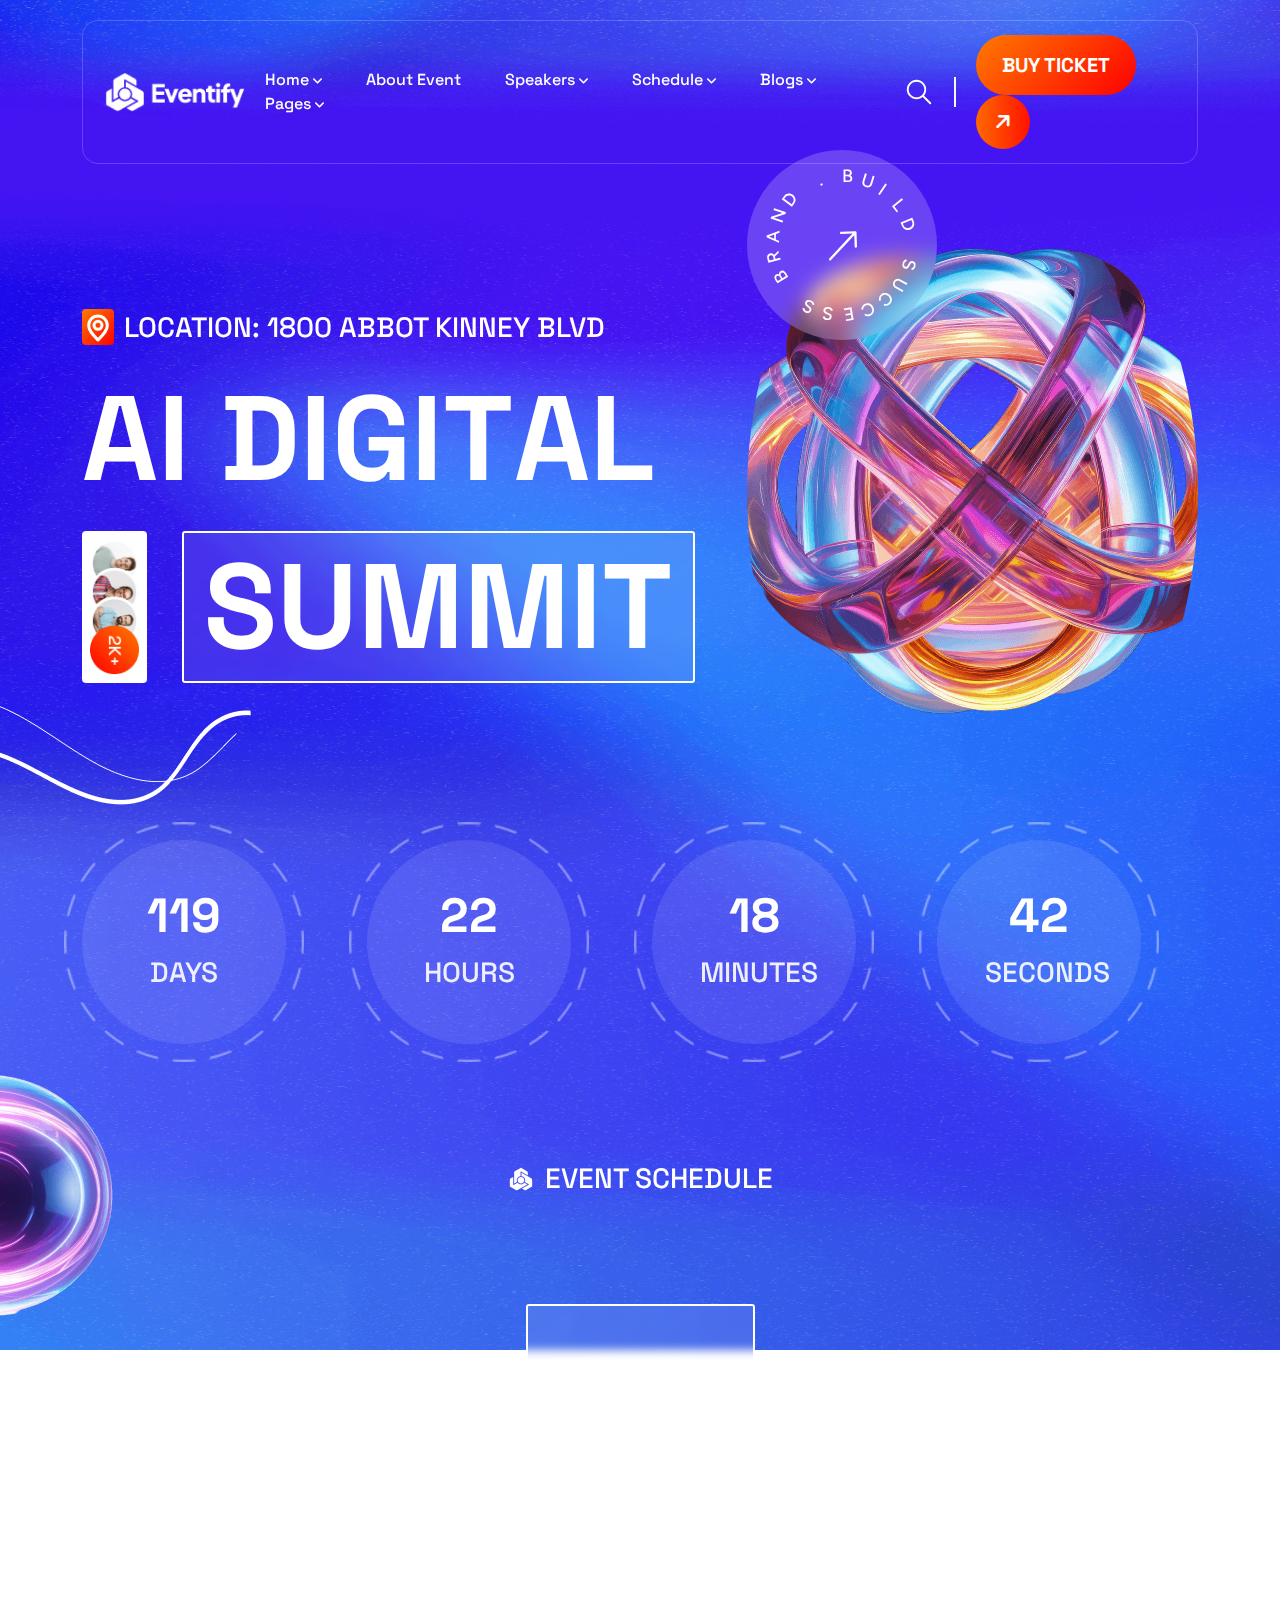
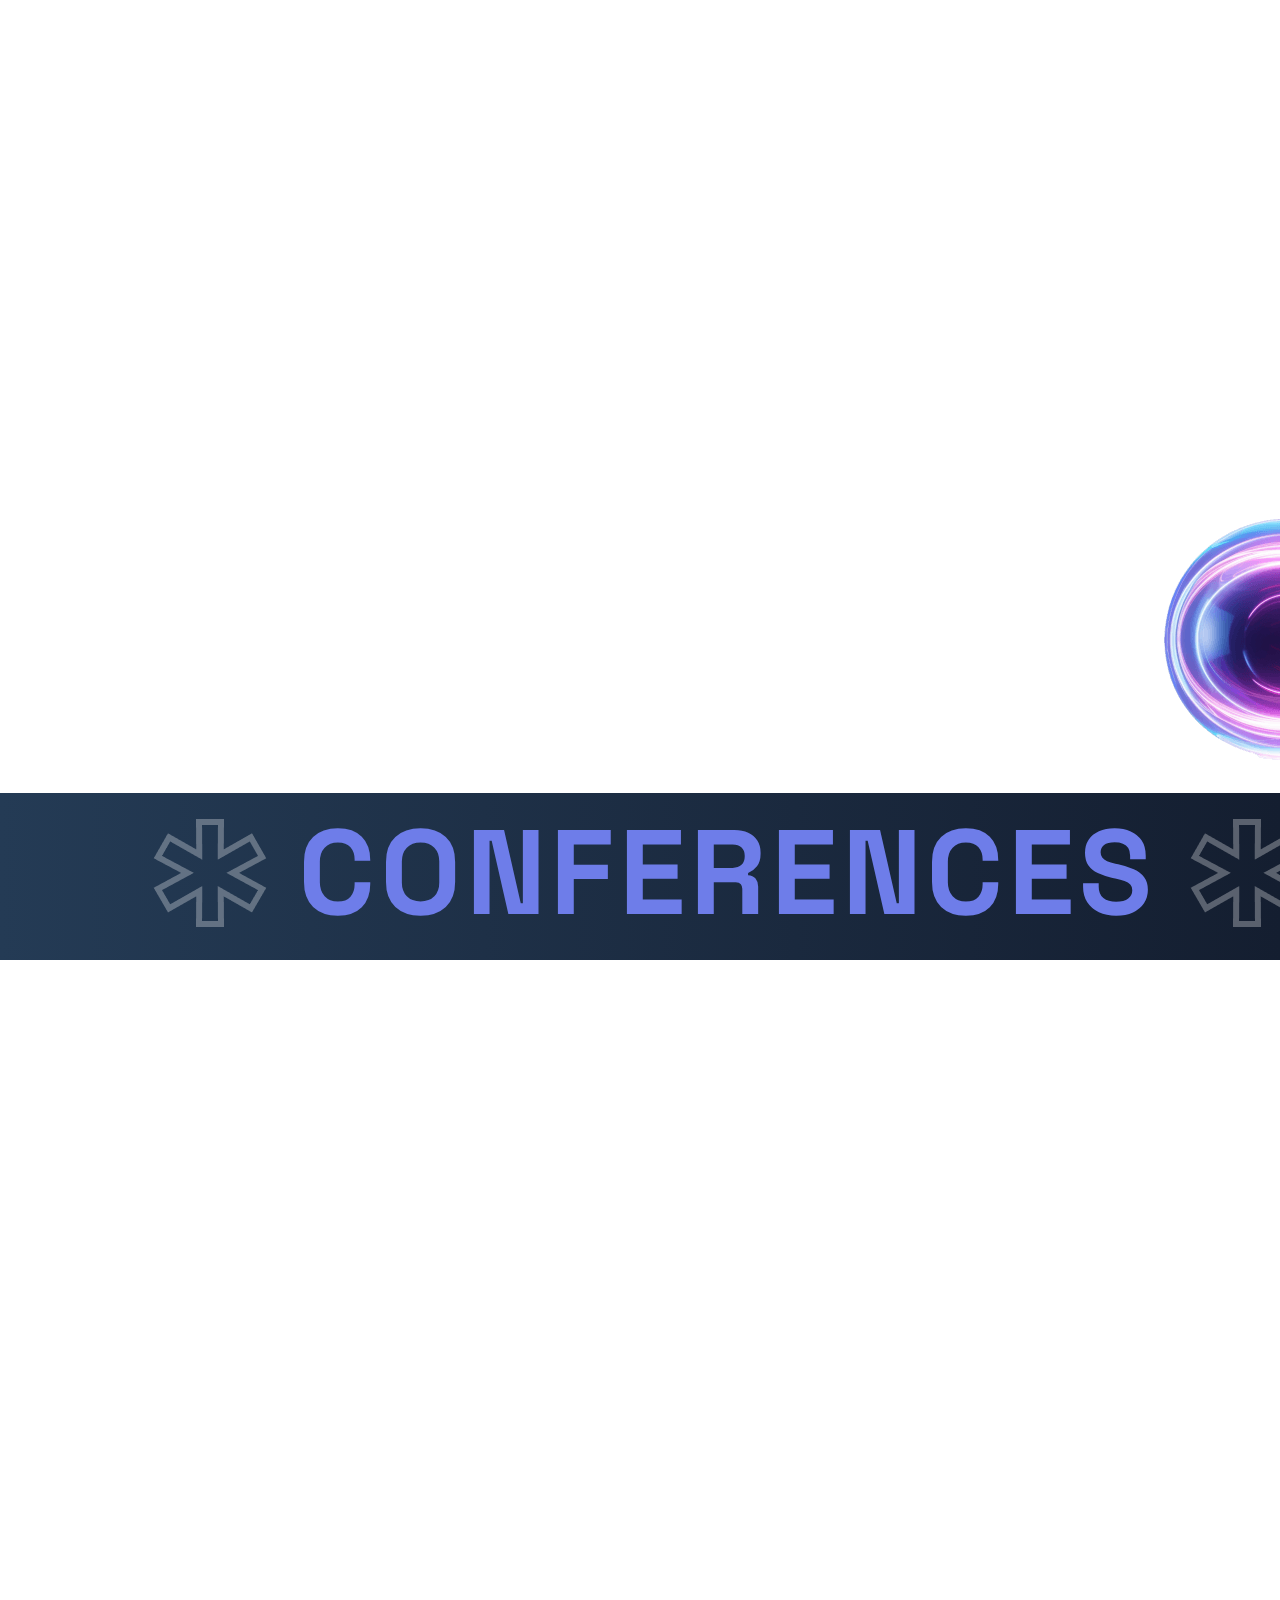
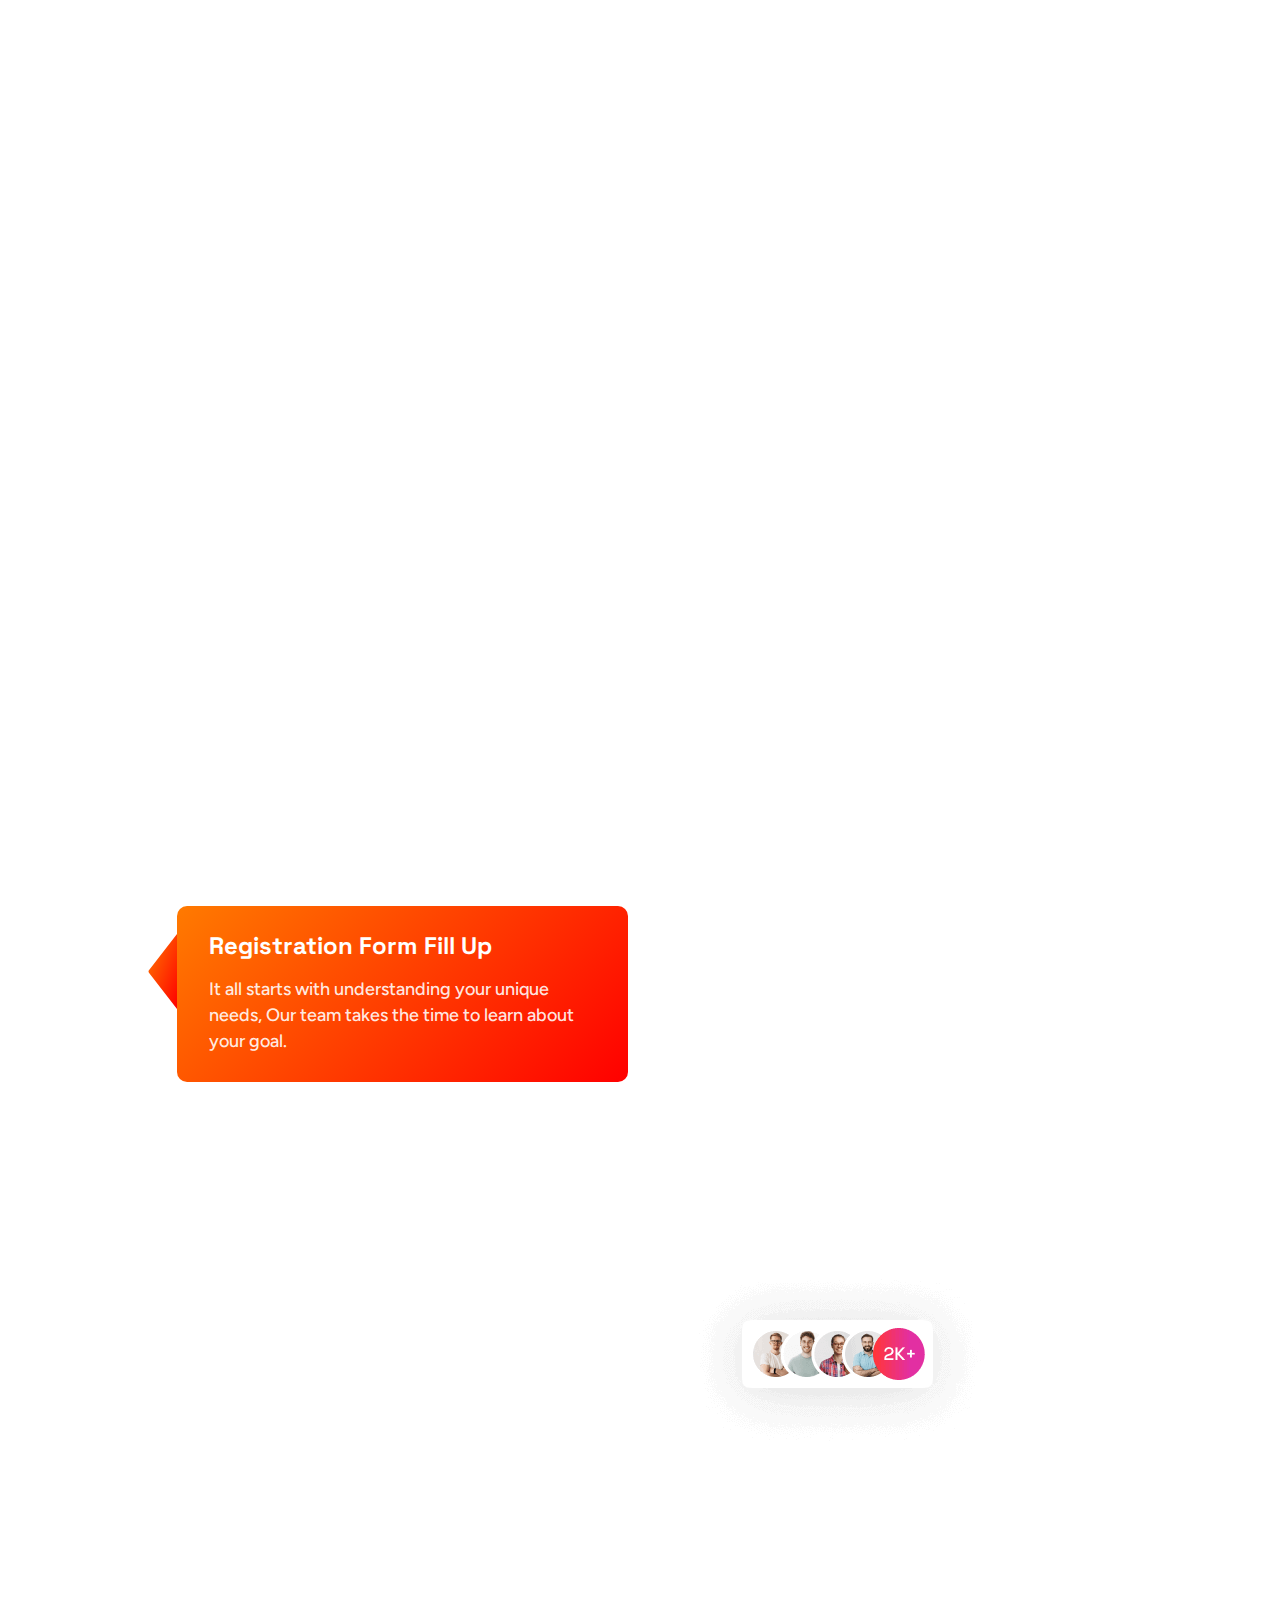
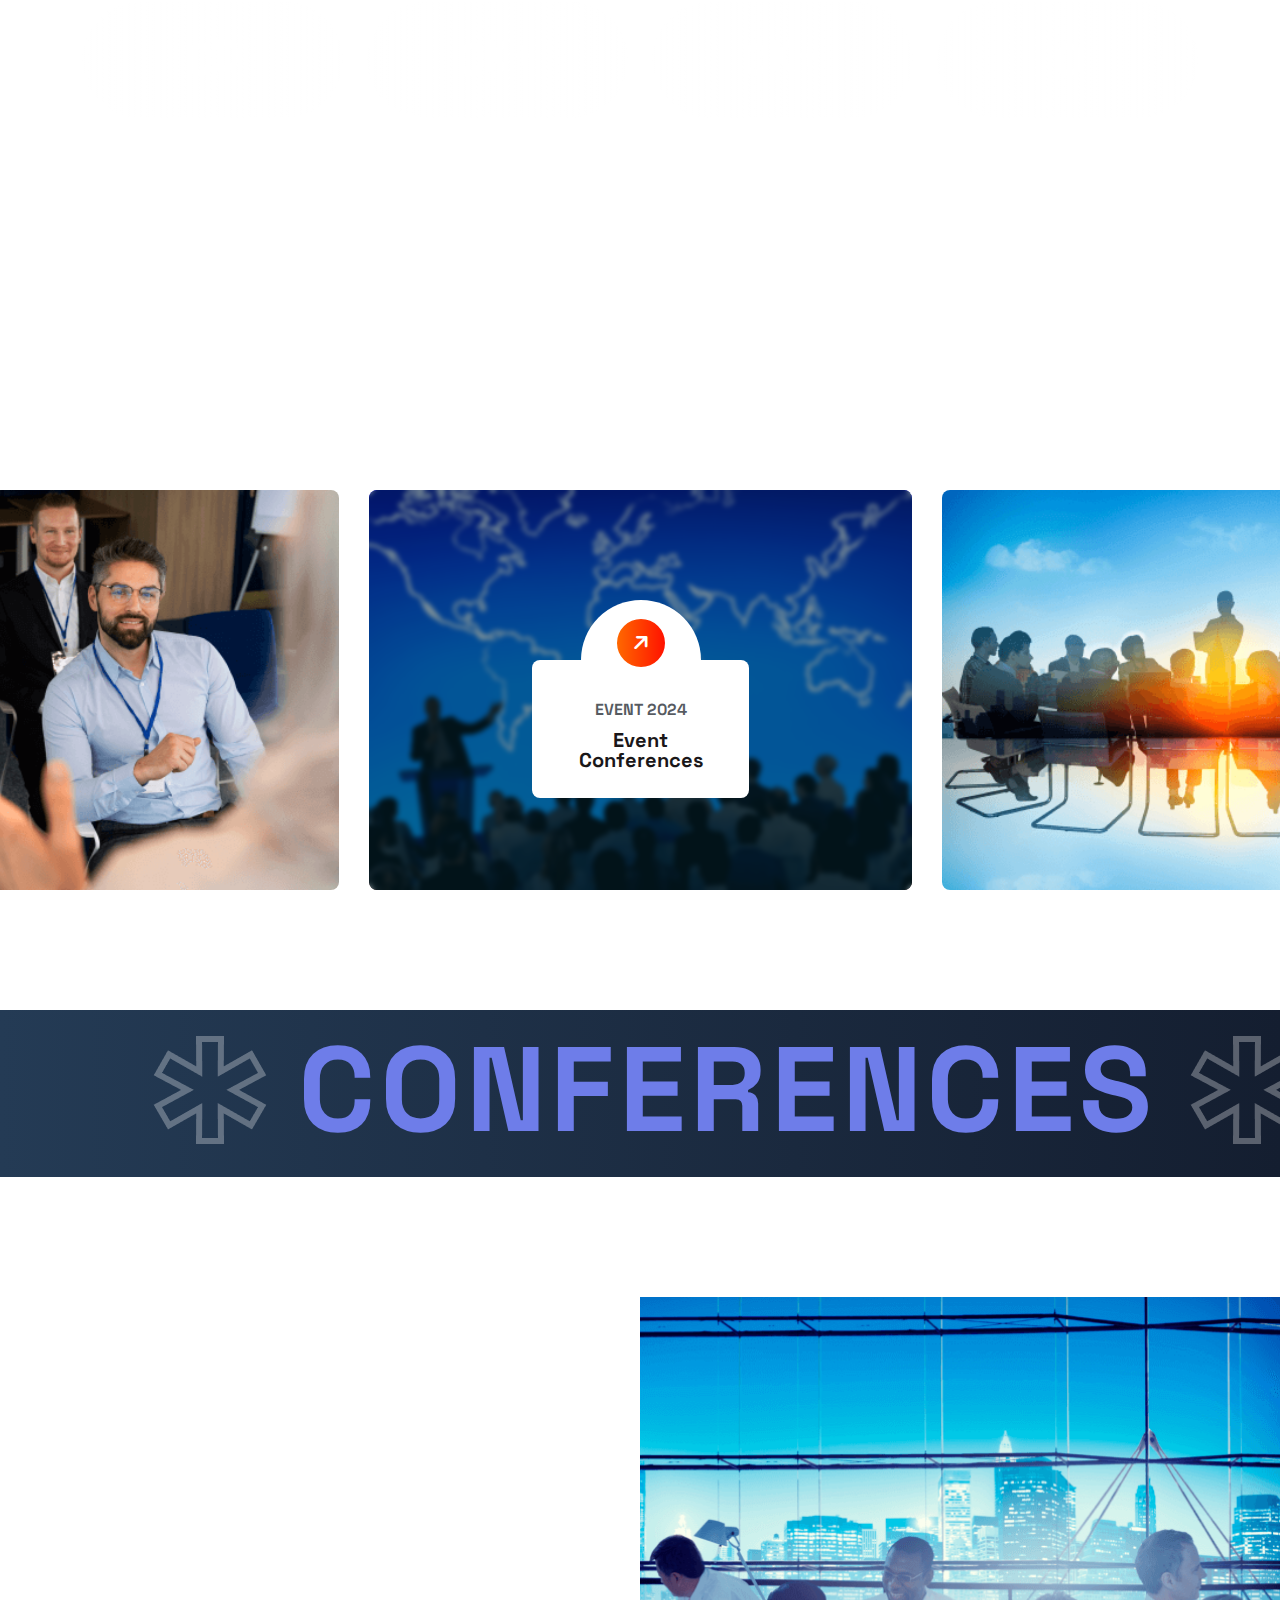
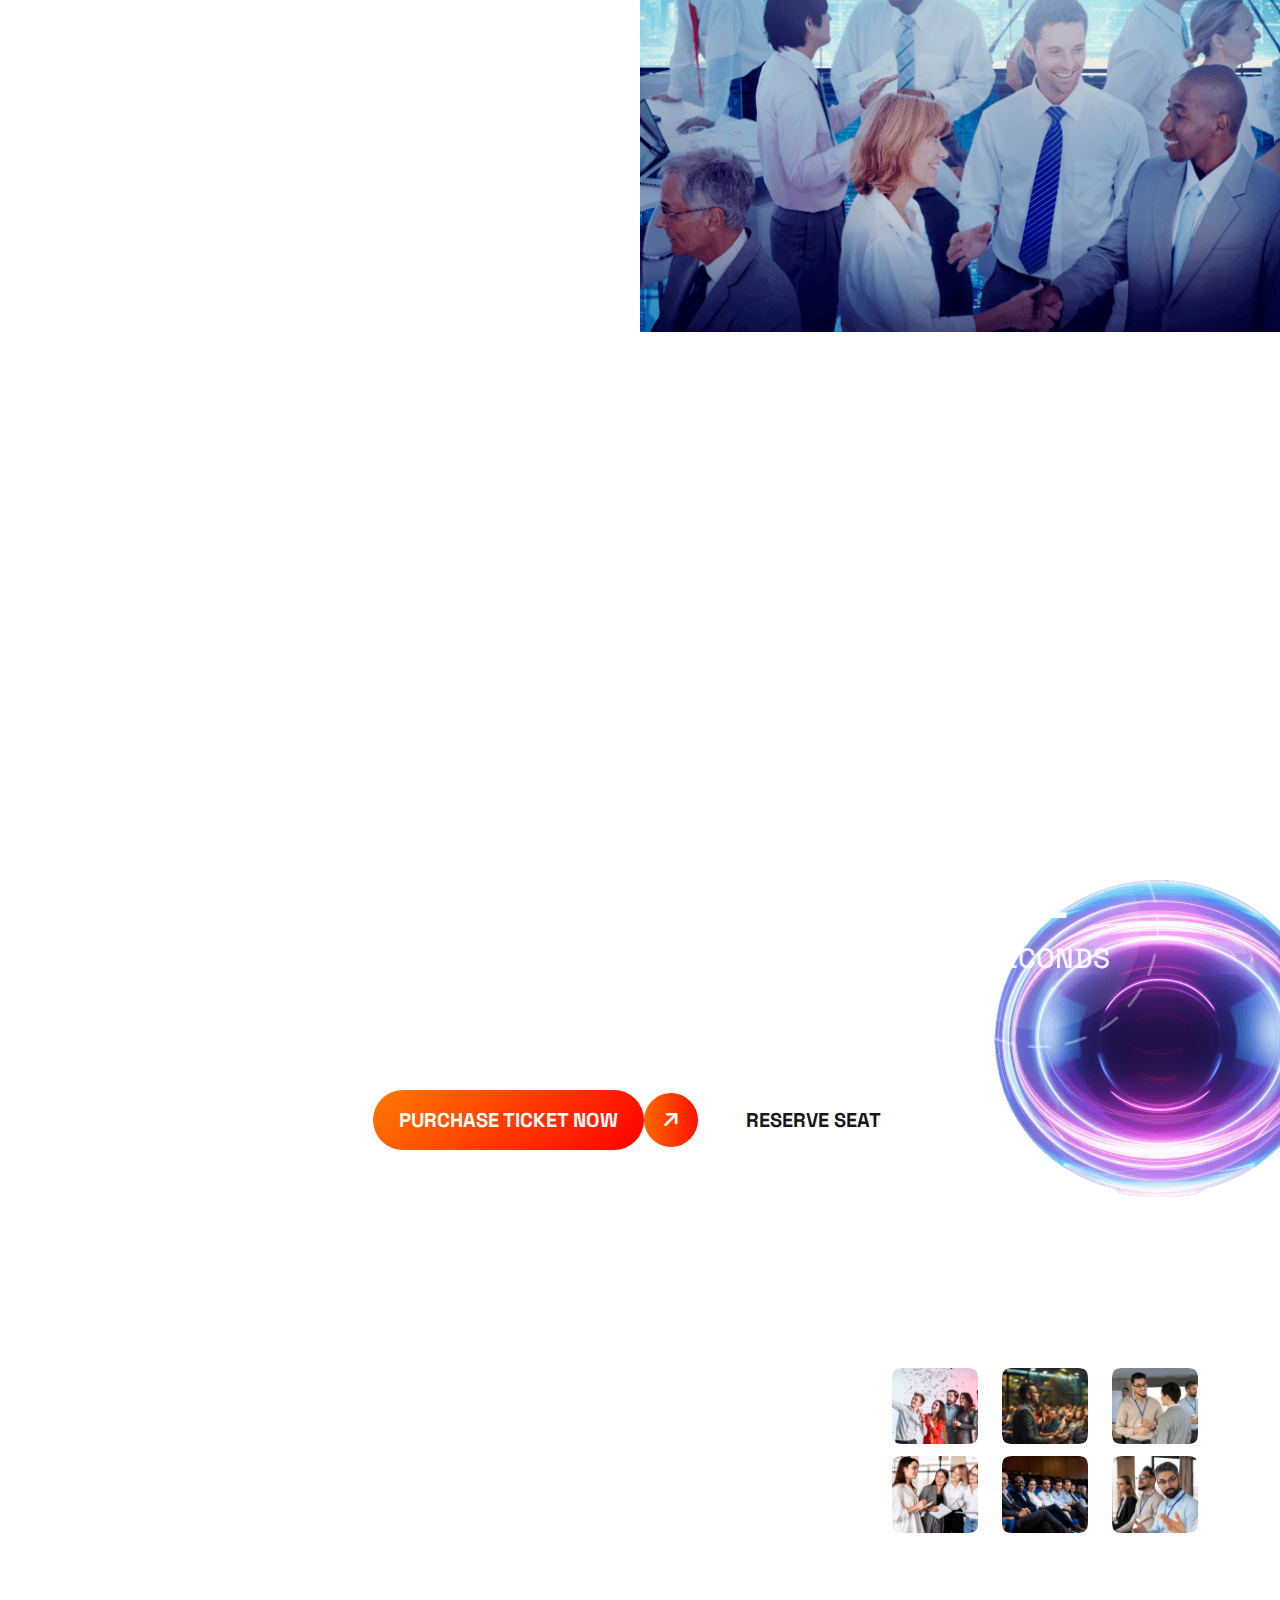
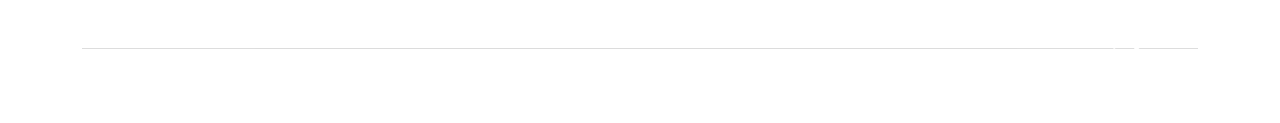
<file: index5.html>
<!DOCTYPE html>
<html lang="en">
	<head>
		<meta charset="UTF-8" />
		<meta name="viewport" content="width=device-width, initial-scale=1.0" />
		<title>Eventify- Event And Conference Theme</title>

		<!--=====FAB ICON=======-->
		<link rel="shortcut icon" href="assets/img/logo/fav-logo1.png" />

		<!--===== CSS LINK =======-->
		<link rel="stylesheet" href="assets/css/vendor/bootstrap.min.css" />
		<link rel="stylesheet" href="assets/css/vendor/aos.css" />
		<link rel="stylesheet" href="assets/css/vendor/fontawesome.css" />
		<link rel="stylesheet" href="assets/css/vendor/magnific-popup.css" />
		<link rel="stylesheet" href="assets/css/vendor/mobile.css" />
		<link rel="stylesheet" href="assets/css/vendor/owlcarousel.min.css" />
		<link rel="stylesheet" href="assets/css/vendor/sidebar.css" />
		<link rel="stylesheet" href="assets/css/vendor/slick-slider.css" />
		<link rel="stylesheet" href="assets/css/vendor/nice-select.css" />
		<link rel="stylesheet" href="assets/css/vendor/odometer.css" />
		<link rel="stylesheet" href="assets/css/main.css" />

		<!--=====  JS SCRIPT LINK =======-->
		<script src="assets/js/vendor/jquery-3.7.1.min.js"></script>
	</head>
	<body class="homepage5-body">
		<img src="assets/img/bg/body-bg1.png" alt="" class="body-bg1" id="body-bg1" />
		<!-- Popup Section -->
		<div id="popup" class="popup-overlay d-none">
			<div class="popup-content">
				<span class="close-btn" id="close-popup">&times;</span>
				<div class="popup-icon">
					<img src="assets/img/logo/popup-logo.png" alt="" />
				</div>
				<div class="space32"></div>
				<div class="heading2">
					<h2>Grow your business with our agency</h2>
					<div class="space8"></div>
					<ul>
						<li><img src="assets/img/icons/check3.svg" alt="" />Elevate User Experience Expertise</li>
						<li><img src="assets/img/icons/check3.svg" alt="" /> Elevate Your UI/UX Skills Designer</li>
						<li><img src="assets/img/icons/check3.svg" alt="" />Join Leading UI/UX Event the Year</li>
					</ul>
				</div>
				<div class="space50"></div>
				<a class="vl-btn5" href="contact.html"
					><span class="demo">Buy Ticket Now</span><span class="arrow"><i class="fa-solid fa-arrow-right"></i></span>
				</a>
				<p class="no-thanks">No thanks</p>
			</div>
		</div>
		<!--===== PRELOADER STARTS =======-->
		<div class="preloader">
			<div class="loading-container">
				<div class="loading"></div>
				<div id="loading-icon"><img src="assets/img/logo/preloader.png" alt="" /></div>
			</div>
		</div>
		<!--===== PRELOADER ENDS =======-->

		<!--===== PAGE PROGRESS START=======-->
		<div class="paginacontainer">
			<div class="progress-wrap">
				<svg class="progress-circle svg-content" width="100%" height="100%" viewBox="-1 -1 102 102">
					<path d="M50,1 a49,49 0 0,1 0,98 a49,49 0 0,1 0,-98" />
				</svg>
			</div>
		</div>
		<!--===== PAGE PROGRESS END=======-->

		<!--=====HEADER START=======-->
		<header>
			<div class="header-area homepage5 header header-sticky d-none d-lg-block" id="header">
				<div class="container">
					<div class="row">
						<div class="col-lg-12">
							<div class="header-elements">
								<div class="site-logo">
									<a href="index.html"><img src="assets/img/logo/logo2.png" alt="" /></a>
								</div>
								<div class="main-menu">
									<ul>
										<li>
											<a href="#">Home <i class="fa-solid fa-angle-down"></i></a>
											<div class="tp-submenu">
												<div class="row">
													<div class="col-lg-12">
														<div class="all-images-menu">
															<div class="homemenu-thumb">
																<div class="img1">
																	<img src="assets/img/all-images/demo/demo-img1.png" alt="" />
																</div>
																<div class="homemenu-btn">
																	<a class="vl-btn5" href="index.html"
																		><span class="demo">View Demo</span><span class="arrow"><i class="fa-solid fa-arrow-right"></i></span>
																	</a>
																</div>
																<div class="homemenu-text">
																	<a href="index.html">Eventify-Homepage 01</a>
																</div>
															</div>

															<div class="homemenu-thumb">
																<div class="img1">
																	<img src="assets/img/all-images/demo/demo-img2.png" alt="" />
																</div>
																<div class="homemenu-btn">
																	<a class="vl-btn5" href="index2.html"
																		><span class="demo">View Demo</span><span class="arrow"><i class="fa-solid fa-arrow-right"></i></span>
																	</a>
																</div>
																<div class="homemenu-text">
																	<a href="index2.html">Eventify-Homepage 02</a>
																</div>
															</div>

															<div class="homemenu-thumb">
																<div class="img1">
																	<img src="assets/img/all-images/demo/demo-img3.png" alt="" />
																</div>
																<div class="homemenu-btn">
																	<a class="vl-btn5" href="index3.html"
																		><span class="demo">View Demo</span><span class="arrow"><i class="fa-solid fa-arrow-right"></i></span>
																	</a>
																</div>
																<div class="homemenu-text">
																	<a href="index3.html">Eventify-Homepage 03</a>
																</div>
															</div>

															<div class="homemenu-thumb">
																<div class="img1">
																	<img src="assets/img/all-images/demo/demo-img4.png" alt="" />
																</div>
																<div class="homemenu-btn">
																	<a class="vl-btn5" href="index4.html"
																		><span class="demo">View Demo</span><span class="arrow"><i class="fa-solid fa-arrow-right"></i></span>
																	</a>
																</div>
																<div class="homemenu-text">
																	<a href="index4.html">Eventify-Homepage 04</a>
																</div>
															</div>

															<div class="homemenu-thumb" style="margin: 0">
																<div class="img1">
																	<img src="assets/img/all-images/demo/demo-img5.png" alt="" />
																</div>
																<div class="homemenu-btn">
																	<a class="vl-btn5" href="index5.html"
																		><span class="demo">View Demo</span><span class="arrow"><i class="fa-solid fa-arrow-right"></i></span>
																	</a>
																</div>
																<div class="homemenu-text">
																	<a href="index5.html">Eventify-Homepage 05</a>
																</div>
															</div>
														</div>

														<div class="all-images-menu">
															<div class="homemenu-thumb">
																<div class="img1">
																	<img src="assets/img/all-images/demo/demo-img6.png" alt="" />
																</div>
																<div class="homemenu-btn">
																	<a class="vl-btn5" href="index6.html"
																		><span class="demo">View Demo</span><span class="arrow"><i class="fa-solid fa-arrow-right"></i></span>
																	</a>
																</div>
																<div class="homemenu-text">
																	<a href="index6.html">Eventify-Homepage 06</a>
																</div>
															</div>

															<div class="homemenu-thumb">
																<div class="img1">
																	<img src="assets/img/all-images/demo/demo-img7.png" alt="" />
																</div>
																<div class="homemenu-btn">
																	<a class="vl-btn5" href="index7.html"
																		><span class="demo">View Demo</span><span class="arrow"><i class="fa-solid fa-arrow-right"></i></span>
																	</a>
																</div>
																<div class="homemenu-text">
																	<a href="index7.html">Eventify-Homepage 07</a>
																</div>
															</div>

															<div class="homemenu-thumb">
																<div class="img1">
																	<img src="assets/img/all-images/demo/demo-img8.png" alt="" />
																</div>
																<div class="homemenu-btn">
																	<a class="vl-btn5" href="index8.html"
																		><span class="demo">View Demo</span><span class="arrow"><i class="fa-solid fa-arrow-right"></i></span>
																	</a>
																</div>
																<div class="homemenu-text">
																	<a href="index8.html">Eventify-Homepage 08</a>
																</div>
															</div>

															<div class="homemenu-thumb">
																<div class="img1">
																	<img src="assets/img/all-images/demo/demo-img9.png" alt="" />
																</div>
																<div class="homemenu-btn">
																	<a class="vl-btn5" href="index9.html"
																		><span class="demo">View Demo</span><span class="arrow"><i class="fa-solid fa-arrow-right"></i></span>
																	</a>
																</div>
																<div class="homemenu-text">
																	<a href="index9.html">Eventify-Homepage 09</a>
																</div>
															</div>

															<div class="homemenu-thumb" style="margin: 0">
																<div class="img1">
																	<img src="assets/img/all-images/demo/demo-img10.png" alt="" />
																</div>
																<div class="homemenu-btn">
																	<a class="vl-btn5" href="index10.html"
																		><span class="demo">View Demo</span><span class="arrow"><i class="fa-solid fa-arrow-right"></i></span>
																	</a>
																</div>
																<div class="homemenu-text">
																	<a href="index10.html">Eventify-Homepage 10</a>
																</div>
															</div>
														</div>
													</div>
												</div>
											</div>
										</li>
										<li><a href="about.html">About Event</a></li>
										<li>
											<a href="#">Speakers <i class="fa-solid fa-angle-down"></i></a>
											<ul class="dropdown-padding">
												<li><a href="speakers.html">Speakers</a></li>
												<li><a href="speakers-single.html">Speakers Details</a></li>
											</ul>
										</li>
										<li>
											<a href="#">Schedule <i class="fa-solid fa-angle-down"></i></a>
											<ul class="dropdown-padding">
												<li><a href="event.html">Our Event</a></li>
												<li><a href="event-schedule.html">Event Schedule</a></li>
												<li><a href="event-single.html">Event Details</a></li>
											</ul>
										</li>
										<li>
											<a href="#">Blogs <i class="fa-solid fa-angle-down"></i></a>
											<ul class="dropdown-padding">
												<li><a href="blog.html">Our Blog</a></li>
												<li><a href="blog-single.html">Blog Details</a></li>
											</ul>
										</li>
										<li>
											<a href="#">Pages <i class="fa-solid fa-angle-down"></i></a>
											<ul class="dropdown-padding">
												<li><a href="memories.html">Our Memories</a></li>
												<li><a href="pricing-plan.html">Pricing Plan</a></li>
												<li><a href="faq.html">FAQ,s</a></li>
												<li><a href="contact.html">Contact Us</a></li>
											</ul>
										</li>
									</ul>
								</div>
								<div class="btn-area">
									<div class="search-icon header__search header-search-btn">
										<a href="#"><img src="assets/img/icons/search1.svg" alt="" /></a>
									</div>
									<div class="btn-area1">
										<a class="vl-btn5" href="pricing-plan.html"
											><span class="demo">Buy Ticket</span><span class="arrow"><i class="fa-solid fa-arrow-right"></i></span>
										</a>
									</div>
								</div>

								<div class="header-search-form-wrapper">
									<div class="tx-search-close tx-close"><i class="fa-solid fa-xmark"></i></div>
									<div class="header-search-container">
										<form role="search" class="search-form">
											<input type="search" class="search-field" placeholder="Search …" value="" name="s" />
											<button type="submit" class="search-submit"><img src="assets/img/icons/search1.svg" alt="" /></button>
										</form>
									</div>
								</div>
								<div class="body-overlay"></div>
							</div>
						</div>
					</div>
				</div>
			</div>
		</header>
		<!--=====HEADER END =======-->

		<!--===== MOBILE HEADER STARTS =======-->
		<div class="mobile-header mobile-haeder5 d-block d-lg-none">
			<div class="container-fluid">
				<div class="col-12">
					<div class="mobile-header-elements">
						<div class="mobile-logo">
							<a href="index.html"><img src="assets/img/logo/logo1.png" alt="" /></a>
						</div>
						<div class="mobile-nav-icon dots-menu">
							<i class="fa-solid fa-bars-staggered"></i>
						</div>
					</div>
				</div>
			</div>
		</div>

		<div class="mobile-sidebar mobile-sidebar5">
			<div class="logosicon-area">
				<div class="logos">
					<img src="assets/img/logo/logo2.png" alt="" />
				</div>
				<div class="menu-close">
					<i class="fa-solid fa-xmark"></i>
				</div>
			</div>
			<div class="mobile-nav mobile-nav1">
				<ul class="mobile-nav-list nav-list1">
					<li>
						<a href="#">Home </a>
						<ul class="sub-menu">
							<li><a href="index.html">Home One</a></li>
							<li><a href="index2.html">Home Two</a></li>
							<li><a href="index3.html">Home Three</a></li>
							<li><a href="index4.html">Home Four</a></li>
							<li><a href="index5.html">Home Five</a></li>
							<li><a href="index6.html">Home Six</a></li>
							<li><a href="index7.html">Home Seven</a></li>
							<li><a href="index8.html">Home Eight</a></li>
							<li><a href="index9.html">Home Nine</a></li>
							<li><a href="index10.html">Home Ten</a></li>
						</ul>
					</li>
					<li><a href="about.html">About Event</a></li>
					<li>
						<a href="features.html">Speakers</a>
						<ul class="sub-menu">
							<li><a href="speakers.html">Speakers</a></li>
							<li><a href="speakers-single.html">Speakers Details</a></li>
						</ul>
					</li>
					<li>
						<a href="features.html">Schedule</a>
						<ul class="sub-menu">
							<li><a href="event.html">Our Event</a></li>
							<li><a href="event-schedule.html">Event Schedule</a></li>
							<li><a href="event-single.html">Event Details</a></li>
						</ul>
					</li>
					<li>
						<a href="#">Blogs</a>
						<ul class="sub-menu">
							<li><a href="blog.html">Our Blog</a></li>
							<li><a href="blog-single.html">Blog Details</a></li>
						</ul>
					</li>
					<li>
						<a href="#">Pages</a>
						<ul class="sub-menu">
							<li><a href="memories.html">Our Memories</a></li>
							<li><a href="pricing-plan.html">Pricing Plan</a></li>
							<li><a href="faq.html">FAQ,s</a></li>
							<li><a href="contact.html">Contact Us</a></li>
						</ul>
					</li>
					<li><a href="contact.html">Contact Us</a></li>
				</ul>
				<div class="allmobilesection">
					<a class="vl-btn5" href="contact.html"
						><span class="demo">Contact Us</span><span class="arrow"><i class="fa-solid fa-arrow-right"></i></span>
					</a>
					<div class="single-footer">
						<h3>Contact Info</h3>
						<div class="footer1-contact-info">
							<div class="contact-info-single">
								<div class="contact-info-icon">
									<span><i class="fa-solid fa-phone-volume"></i></span>
								</div>
								<div class="contact-info-text">
									<a href="tel:+3(924)4596512">+3(924)4596512</a>
								</div>
							</div>
							<div class="contact-info-single">
								<div class="contact-info-icon">
									<span><i class="fa-solid fa-envelope"></i></span>
								</div>
								<div class="contact-info-text">
									<a href="mailto:info@example.com">info@example.com</a>
								</div>
							</div>
							<div class="single-footer">
								<h3>Our Location</h3>
								<div class="contact-info-single">
									<div class="contact-info-icon">
										<span><i class="fa-solid fa-location-dot"></i></span>
									</div>
									<div class="contact-info-text">
										<a href="mailto:info@example.com"
											>55 East Birchwood Ave.Brooklyn, <br />
											New York 11201,United States</a
										>
									</div>
								</div>
							</div>
							<div class="single-footer">
								<h3>Social Links</h3>
								<div class="social-links-mobile-menu">
									<ul>
										<li>
											<a href="#"><i class="fa-brands fa-facebook-f"></i></a>
										</li>
										<li>
											<a href="#"><i class="fa-brands fa-instagram"></i></a>
										</li>
										<li>
											<a href="#"><i class="fa-brands fa-linkedin-in"></i></a>
										</li>
										<li>
											<a href="#"><i class="fa-brands fa-youtube"></i></a>
										</li>
									</ul>
								</div>
							</div>
						</div>
					</div>
				</div>
			</div>
		</div>
		<!--===== MOBILE HEADER STARTS =======-->

		<!--===== HERO AREA STARTS =======-->
		<div class="hero5-section-area">
			<img src="assets/img/elements/elements31.png" alt="" class="elements31" />
			<div class="container">
				<div class="row align-items-center">
					<div class="col-lg-7">
						<div class="header5-heading">
							<h5>
								<span><img src="assets/img/icons/location2.svg" alt="" /></span>Location: 1800 Abbot Kinney Blvd
							</h5>
							<div class="space32"></div>
							<h1 class="text-anime-style-3">AI Digital</h1>
							<div class="space32"></div>
							<h1 class="text-anime-style-3"><img src="assets/img/all-images/others/author-img1.png" alt="" /><span>Summit</span></h1>
						</div>
					</div>
					<div class="col-lg-5">
						<div class="img1">
							<img src="assets/img/all-images/hero/hero-img7.png" alt="" class="keyframe5 hero-img7" />
							<a href="#">
								<div class="content" bis_skin_checked="1">
									<h6 class="circle rotateme">Build Success Brand .</h6>
								</div>
								<span><img src="assets/img/icons/arrow1.svg" alt="" /></span>
							</a>
						</div>
					</div>
				</div>
			</div>
		</div>
		<!--===== HERO AREA ENDS =======-->

		<!--===== OTHERS AREA STARTS =======-->
		<div class="others5-section-area">
			<div class="container">
				<div class="row">
					<div class="col-lg-3 col-md-6">
						<div class="cta-counter-box">
							<img src="assets/img/elements/elements23.png" alt="" class="elements23 keyframe5" />
							<h2><span id="days" class="time-value">49</span></h2>
						</div>
						<div class="space50 d-lg-none d-block"></div>
					</div>
					<div class="col-lg-3 col-md-6">
						<div class="cta-counter-box">
							<img src="assets/img/elements/elements23.png" alt="" class="elements23 keyframe5" />
							<h2><span id="hours" class="time-value">49</span></h2>
						</div>
						<div class="space50 d-lg-none d-block"></div>
					</div>
					<div class="col-lg-3 col-md-6">
						<div class="cta-counter-box">
							<img src="assets/img/elements/elements23.png" alt="" class="elements23 keyframe5" />
							<h2><span id="minutes" class="time-value">49</span></h2>
						</div>
					</div>
					<div class="col-lg-3 col-md-6">
						<div class="cta-counter-box">
							<img src="assets/img/elements/elements23.png" alt="" class="elements23 keyframe5" />
							<h2><span id="seconds" class="time-value">49</span></h2>
						</div>
					</div>
				</div>
			</div>
		</div>
		<!--===== OTHERS AREA ENDS =======-->

		<!--===== EVENT AREA STARTS =======-->
		<div class="event5-section-area sp6">
			<img src="assets/img/elements/elements28.png" alt="" class="elements28" />
			<img src="assets/img/elements/elements29.png" alt="" class="elements29" />
			<div class="container">
				<div class="row">
					<div class="col-lg-8 m-auto">
						<div class="event2-header heading8 text-center space-margin80">
							<h5><img src="assets/img/icons/sub-logo1.svg" alt="" /> Event Schedule</h5>
							<div class="space32"></div>
							<h2 class="text-anime-style-3">Digital event <span>lists</span></h2>
						</div>
					</div>
				</div>
				<div class="row">
					<div class="col-lg-12" data-aos="fade-up" data-aos-duration="1000">
						<div class="event-widget-area">
							<div class="row">
								<div class="col-lg-1"></div>
								<div class="col-lg-10 m-auto">
									<div class="event2-boxarea box1">
										<h1 class="active">01</h1>
										<div class="row align-items-center">
											<div class="col-lg-5">
												<div class="img1">
													<img src="assets/img/all-images/event/event-img9.png" alt="" />
												</div>
											</div>
											<div class="col-lg-1"></div>
											<div class="col-lg-6">
												<div class="content-area">
													<ul>
														<li>
															<a href="#"><img src="assets/img/icons/clock1.svg" alt="" />10.00 AM -12.00 PM <span> | </span></a>
														</li>
														<li>
															<a href="#"><img src="assets/img/icons/location1.svg" alt="" />26/C Asana, New York </a>
														</li>
													</ul>
													<div class="space20"></div>
													<a href="event-single.html" class="head">Elevate User Experience Expertise</a>
													<div class="space24"></div>
													<div class="author-area">
														<div class="autho-name-area">
															<div class="img1">
																<img src="assets/img/all-images/testimonials/testimonial-img1.png" alt="" />
															</div>
															<div class="text">
																<a href="speakers.html">Alex Roberton</a>
																<div class="space8"></div>
																<p>UI/UX Designer</p>
															</div>
														</div>

														<div class="autho-name-area" style="padding: 0 0 0 12px; border: none">
															<div class="img1">
																<img src="assets/img/all-images/testimonials/testimonial-img2.png" alt="" />
															</div>
															<div class="text">
																<a href="speakers.html">Alexys Archer</a>
																<div class="space8"></div>
																<p>WP Developer</p>
															</div>
														</div>
													</div>
													<div class="space24"></div>
													<div class="btn-area1">
														<a href="pricing-plan.html" class="vl-btn5"
															><span class="demo">Buy ticket</span><span class="arrow"><i class="fa-solid fa-arrow-right"></i></span
														></a>
													</div>
												</div>
											</div>
										</div>
									</div>
								</div>
							</div>
							<div class="space48"></div>
							<div class="row">
								<div class="col-lg-1"></div>
								<div class="col-lg-10 m-auto">
									<div class="event2-boxarea box1">
										<h1 class="active">02</h1>
										<div class="row align-items-center">
											<div class="col-lg-6">
												<div class="content-area">
													<ul>
														<li>
															<a href="#"><img src="assets/img/icons/clock1.svg" alt="" />10.00 AM -12.00 PM <span> | </span></a>
														</li>
														<li>
															<a href="#"><img src="assets/img/icons/location1.svg" alt="" />26/C Asana, New York </a>
														</li>
													</ul>
													<div class="space20"></div>
													<a href="event-single.html" class="head">Elevate User Experience Expertise</a>
													<div class="space24"></div>
													<div class="author-area">
														<div class="autho-name-area">
															<div class="img1">
																<img src="assets/img/all-images/testimonials/testimonial-img1.png" alt="" />
															</div>
															<div class="text">
																<a href="speakers.html">Alex Roberton</a>
																<div class="space8"></div>
																<p>UI/UX Designer</p>
															</div>
														</div>

														<div class="autho-name-area" style="padding: 0 0 0 12px; border: none">
															<div class="img1">
																<img src="assets/img/all-images/testimonials/testimonial-img2.png" alt="" />
															</div>
															<div class="text">
																<a href="speakers.html">Alexys Archer</a>
																<div class="space8"></div>
																<p>WP Developer</p>
															</div>
														</div>
													</div>
													<div class="space24"></div>
													<div class="btn-area1">
														<a href="pricing-plan.html" class="vl-btn5"
															><span class="demo">Buy ticket</span><span class="arrow"><i class="fa-solid fa-arrow-right"></i></span
														></a>
													</div>
												</div>
												<div class="space30 d-lg-none d-block"></div>
											</div>

											<div class="col-lg-5">
												<div class="img1">
													<img src="assets/img/all-images/event/event-img10.png" alt="" />
												</div>
											</div>
										</div>
									</div>
								</div>
							</div>
							<div class="space30"></div>
							<div class="row">
								<div class="col-lg-1"></div>
								<div class="col-lg-10 m-auto">
									<div class="event2-boxarea box1">
										<h1 class="active">03</h1>
										<div class="row align-items-center">
											<div class="col-lg-5">
												<div class="img1">
													<img src="assets/img/all-images/event/event-img11.png" alt="" />
												</div>
											</div>
											<div class="col-lg-1"></div>
											<div class="col-lg-6">
												<div class="content-area">
													<ul>
														<li>
															<a href="#"><img src="assets/img/icons/clock1.svg" alt="" />10.00 AM -12.00 PM <span> | </span></a>
														</li>
														<li>
															<a href="#"><img src="assets/img/icons/location1.svg" alt="" />26/C Asana, New York </a>
														</li>
													</ul>
													<div class="space20"></div>
													<a href="event-single.html" class="head">Elevate User Experience Expertise</a>
													<div class="space24"></div>
													<div class="author-area">
														<div class="autho-name-area">
															<div class="img1">
																<img src="assets/img/all-images/testimonials/testimonial-img1.png" alt="" />
															</div>
															<div class="text">
																<a href="speakers.html">Alex Roberton</a>
																<div class="space8"></div>
																<p>UI/UX Designer</p>
															</div>
														</div>

														<div class="autho-name-area" style="padding: 0 0 0 12px; border: none">
															<div class="img1">
																<img src="assets/img/all-images/testimonials/testimonial-img2.png" alt="" />
															</div>
															<div class="text">
																<a href="speakers.html">Alexys Archer</a>
																<div class="space8"></div>
																<p>WP Developer</p>
															</div>
														</div>
													</div>
													<div class="space24"></div>
													<div class="btn-area1">
														<a href="pricing-plan.html" class="vl-btn5"
															><span class="demo">Buy ticket</span><span class="arrow"><i class="fa-solid fa-arrow-right"></i></span
														></a>
													</div>
												</div>
											</div>
										</div>
									</div>
								</div>
							</div>
						</div>
					</div>
				</div>
			</div>
		</div>
		<!--===== EVENT AREA ENDS =======-->

		<!--===== OTHERS AREA STARTS =======-->
		<div class="brands5-section-area">
			<div class="marquee-container">
				<div class="marquee-content">
					<div>
						<span class="marquee-item"><img src="assets/img/elements/elements32.png" alt="" /> conferences</span>
					</div>
					<div>
						<span class="marquee-item"><img src="assets/img/elements/elements32.png" alt="" /> DIGITAL</span>
					</div>
					<div>
						<span class="marquee-item"><img src="assets/img/elements/elements32.png" alt="" /> EXPERIENCE</span>
					</div>
					<div>
						<span class="marquee-item"><img src="assets/img/elements/elements32.png" alt="" /> EVENT</span>
					</div>
					<div>
						<span class="marquee-item"><img src="assets/img/elements/elements32.png" alt="" /> conferences</span>
					</div>
					<div>
						<span class="marquee-item"><img src="assets/img/elements/elements32.png" alt="" /> DIGITAL</span>
					</div>
					<div>
						<span class="marquee-item"><img src="assets/img/elements/elements32.png" alt="" /> EXPERIENCE</span>
					</div>
					<div>
						<span class="marquee-item"><img src="assets/img/elements/elements32.png" alt="" /> EVENT</span>
					</div>
					<div>
						<span class="marquee-item"><img src="assets/img/elements/elements32.png" alt="" /> conferences</span>
					</div>
					<div>
						<span class="marquee-item"><img src="assets/img/elements/elements32.png" alt="" /> DIGITAL</span>
					</div>
					<div>
						<span class="marquee-item"><img src="assets/img/elements/elements32.png" alt="" /> EXPERIENCE</span>
					</div>
					<div>
						<span class="marquee-item"><img src="assets/img/elements/elements32.png" alt="" /> EVENT</span>
					</div>
				</div>
			</div>
		</div>
		<!--===== OTHERS AREA ENDS =======-->

		<!--===== TEAM AREA STARTS =======-->
		<div class="team5-section-area sp7">
			<img src="assets/img/elements/elements33.png" alt="" class="elements31" />
			<div class="container">
				<div class="row">
					<div class="col-lg-8 m-auto">
						<div class="team2-header heading8 space-margin80 text-center">
							<h5><img src="assets/img/icons/sub-logo1.svg" alt="" />our 15+ event speakers</h5>
							<div class="space32"></div>
							<h2 class="text-anime-style-3">Our Event <span>Speakers</span></h2>
						</div>
					</div>
				</div>
				<div class="row">
					<div class="col-lg-3 col-md-6" data-aos="zoom-in" data-aos-duration="900">
						<div class="our-team-boxarea">
							<div class="team-widget-area">
								<div class="img1">
									<img src="assets/img/all-images/team/team-img4.png" alt="" class="team-img4" />
									<img src="assets/img/elements/elements16.png" alt="" class="team-img8" />
									<ul>
										<li>
											<a href="#"><i class="fa-brands fa-facebook-f"></i></a>
										</li>
										<li>
											<a href="#"><i class="fa-brands fa-linkedin-in"></i></a>
										</li>
										<li>
											<a href="#" class="m-0"><i class="fa-brands fa-instagram"></i></a>
										</li>
									</ul>
								</div>
							</div>
							<div class="space28"></div>
							<div class="content-area">
								<a href="speakers.html">Alex Robertson</a>
								<div class="space16"></div>
								<p>Finance Consultant</p>
							</div>
						</div>
					</div>

					<div class="col-lg-3 col-md-6" data-aos="zoom-in" data-aos-duration="1000">
						<div class="our-team-boxarea">
							<div class="team-widget-area">
								<div class="img1">
									<img src="assets/img/all-images/team/team-img5.png" alt="" class="team-img4" />
									<img src="assets/img/elements/elements16.png" alt="" class="team-img8" />
									<ul>
										<li>
											<a href="#"><i class="fa-brands fa-facebook-f"></i></a>
										</li>
										<li>
											<a href="#"><i class="fa-brands fa-linkedin-in"></i></a>
										</li>
										<li>
											<a href="#" class="m-0"><i class="fa-brands fa-instagram"></i></a>
										</li>
									</ul>
								</div>
							</div>
							<div class="space28"></div>
							<div class="content-area">
								<a href="speakers.html">Alexy Sammo</a>
								<div class="space16"></div>
								<p>HR Consultant</p>
							</div>
						</div>
					</div>

					<div class="col-lg-3 col-md-6" data-aos="zoom-in" data-aos-duration="1100">
						<div class="our-team-boxarea">
							<div class="team-widget-area">
								<div class="img1">
									<img src="assets/img/all-images/team/team-img6.png" alt="" class="team-img4" />
									<img src="assets/img/elements/elements16.png" alt="" class="team-img8" />
									<ul>
										<li>
											<a href="#"><i class="fa-brands fa-facebook-f"></i></a>
										</li>
										<li>
											<a href="#"><i class="fa-brands fa-linkedin-in"></i></a>
										</li>
										<li>
											<a href="#" class="m-0"><i class="fa-brands fa-instagram"></i></a>
										</li>
									</ul>
								</div>
							</div>
							<div class="space28"></div>
							<div class="content-area">
								<a href="speakers.html">Andrew Symonds</a>
								<div class="space16"></div>
								<p>Finance Consultant</p>
							</div>
						</div>
					</div>

					<div class="col-lg-3 col-md-6" data-aos="zoom-in" data-aos-duration="1200">
						<div class="our-team-boxarea">
							<div class="team-widget-area">
								<div class="img1">
									<img src="assets/img/all-images/team/team-img7.png" alt="" class="team-img4" />
									<img src="assets/img/elements/elements16.png" alt="" class="team-img8" />
									<ul>
										<li>
											<a href="#"><i class="fa-brands fa-facebook-f"></i></a>
										</li>
										<li>
											<a href="#"><i class="fa-brands fa-linkedin-in"></i></a>
										</li>
										<li>
											<a href="#" class="m-0"><i class="fa-brands fa-instagram"></i></a>
										</li>
									</ul>
								</div>
							</div>
							<div class="space28"></div>
							<div class="content-area">
								<a href="speakers.html">Ben Stokes</a>
								<div class="space16"></div>
								<p>Finance Consultant</p>
							</div>
						</div>
					</div>
				</div>
			</div>
		</div>
		<!--===== TEAM AREA ENDS =======-->

		<!--===== OTHERS AREA STARTS =======-->
		<div class="brands6-section-area">
			<div class="container">
				<div class="row">
					<div class="col-lg-7 m-auto">
						<div class="brand-header heading4 space-margin60 text-center">
							<h3>Join 4,000+ companies already growing</h3>
						</div>
					</div>
				</div>
				<div class="row">
					<div class="col-lg-12" data-aos="zoom-in" data-aos-duration="800">
						<div class="brand-slider-area owl-carousel">
							<div class="brand-box">
								<img src="assets/img/elements/brand-img1.png" alt="" />
							</div>
							<div class="brand-box">
								<img src="assets/img/elements/brand-img2.png" alt="" />
							</div>
							<div class="brand-box">
								<img src="assets/img/elements/brand-img3.png" alt="" />
							</div>
							<div class="brand-box">
								<img src="assets/img/elements/brand-img4.png" alt="" />
							</div>
							<div class="brand-box">
								<img src="assets/img/elements/brand-img5.png" alt="" />
							</div>
							<div class="brand-box">
								<img src="assets/img/elements/brand-img6.png" alt="" />
							</div>
							<div class="brand-box">
								<img src="assets/img/elements/brand-img7.png" alt="" />
							</div>
							<div class="brand-box">
								<img src="assets/img/elements/brand-img8.png" alt="" />
							</div>
						</div>
					</div>
				</div>
			</div>
		</div>
		<!--===== OTHERS AREA ENDS =======-->

		<!--===== ATTENT AREA STARTS =======-->
		<div class="attent1-section-area sp6">
			<div class="container">
				<div class="row">
					<div class="col-lg-11 m-auto">
						<div class="heading8 text-center space-margin80">
							<h5><img src="assets/img/icons/sub-logo1.svg" alt="" />The Redefines Conferences</h5>
							<div class="space32"></div>
							<h2>How You Can <span>Participate</span></h2>
						</div>
					</div>
				</div>
				<div class="row">
					<div class="col-lg-12">
						<div class="tab-container">
							<div class="row align-items-center">
								<div class="col-lg-1"></div>
								<div class="col-lg-5">
									<ul class="nav flex-column nav-pills" id="tab-navigation" role="tablist" aria-orientation="vertical">
										<li class="nav-item">
											<a class="nav-link link1 active" id="tab1-tab" data-bs-toggle="pill" href="#tab1" role="tab" aria-controls="tab1" aria-selected="true">
												<svg class="svg1" xmlns="http://www.w3.org/2000/svg" width="29" height="75" viewBox="0 0 29 75" fill="none">
													<path d="M0.946169 36.2765C0.388977 36.997 0.388978 38.003 0.94617 38.7235L29 75L29 0L0.946169 36.2765Z" fill="white" fill-opacity="0.2" />
												</svg>

												<svg class="svg2" xmlns="http://www.w3.org/2000/svg" width="29" height="75" viewBox="0 0 29 75" fill="none">
													<path d="M0.946169 36.2765C0.388977 36.997 0.388978 38.003 0.94617 38.7235L29 75L29 0L0.946169 36.2765Z" fill="url(#paint0_linear_2700_2802)" />
													<defs>
														<linearGradient id="paint0_linear_2700_2802" x1="0" y1="0" x2="50.4562" y2="19.5097" gradientUnits="userSpaceOnUse">
															<stop stop-color="#FF7A00" />
															<stop offset="1" stop-color="#FF0000" />
														</linearGradient>
													</defs>
												</svg>
												Registration Form Fill Up
												<span>It all starts with understanding your unique needs, Our team takes the time to learn about your goal.</span>
											</a>
										</li>
										<li class="nav-item">
											<a class="nav-link" id="tab2-tab" data-bs-toggle="pill" href="#tab2" role="tab" aria-controls="tab2" aria-selected="false">
												<svg class="svg1" xmlns="http://www.w3.org/2000/svg" width="29" height="75" viewBox="0 0 29 75" fill="none">
													<path d="M0.946169 36.2765C0.388977 36.997 0.388978 38.003 0.94617 38.7235L29 75L29 0L0.946169 36.2765Z" fill="white" fill-opacity="0.2" />
												</svg>

												<svg class="svg2" xmlns="http://www.w3.org/2000/svg" width="29" height="75" viewBox="0 0 29 75" fill="none">
													<path d="M0.946169 36.2765C0.388977 36.997 0.388978 38.003 0.94617 38.7235L29 75L29 0L0.946169 36.2765Z" fill="url(#paint0_linear_2700_2802)" />
													<defs>
														<linearGradient id="paint0_linear_2700_2802" x1="0" y1="0" x2="50.4562" y2="19.5097" gradientUnits="userSpaceOnUse">
															<stop stop-color="#FF7A00" />
															<stop offset="1" stop-color="#FF0000" />
														</linearGradient>
													</defs>
												</svg>
												Invitation Card Download
												<span>It all starts with understanding your unique needs, Our team takes the time to learn about your goal.</span>
											</a>
										</li>
										<li class="nav-item">
											<a class="nav-link m-0" id="tab3-tab" data-bs-toggle="pill" href="#tab3" role="tab" aria-controls="tab3" aria-selected="false">
												<svg class="svg1" xmlns="http://www.w3.org/2000/svg" width="29" height="75" viewBox="0 0 29 75" fill="none">
													<path d="M0.946169 36.2765C0.388977 36.997 0.388978 38.003 0.94617 38.7235L29 75L29 0L0.946169 36.2765Z" fill="white" fill-opacity="0.2" />
												</svg>

												<svg class="svg2" xmlns="http://www.w3.org/2000/svg" width="29" height="75" viewBox="0 0 29 75" fill="none">
													<path d="M0.946169 36.2765C0.388977 36.997 0.388978 38.003 0.94617 38.7235L29 75L29 0L0.946169 36.2765Z" fill="url(#paint0_linear_2700_2802)" />
													<defs>
														<linearGradient id="paint0_linear_2700_2802" x1="0" y1="0" x2="50.4562" y2="19.5097" gradientUnits="userSpaceOnUse">
															<stop stop-color="#FF7A00" />
															<stop offset="1" stop-color="#FF0000" />
														</linearGradient>
													</defs>
												</svg>
												Join And Enjoy The Event
												<span>It all starts with understanding your unique needs, Our team takes the time to learn about your goal.</span>
											</a>
										</li>
									</ul>
								</div>

								<!-- Tab Content -->
								<div class="col-lg-6">
									<div class="tab-content" id="tab-content">
										<div class="tab-pane fade show active" id="tab1" role="tabpanel" aria-labelledby="tab1-tab">
											<div class="about3-images">
												<img src="assets/img/all-images/about/about-img10.png" alt="" class="about-img10 aniamtion-key-1" />
												<div class="img1" data-aos="zoom-in" data-aos-duration="1000">
													<img src="assets/img/all-images/about/about-img7.png" alt="" />
												</div>
												<div class="img2" data-aos="zoom-in" data-aos-duration="1100">
													<img src="assets/img/all-images/about/about-img8.png" alt="" />
												</div>
												<div class="img3" data-aos="zoom-in" data-aos-duration="1200">
													<img src="assets/img/all-images/about/about-img9.png" alt="" />
												</div>
											</div>
										</div>

										<div class="tab-pane fade" id="tab2" role="tabpanel" aria-labelledby="tab2-tab">
											<div class="about3-images">
												<img src="assets/img/all-images/about/about-img10.png" alt="" class="about-img10 aniamtion-key-1" />
												<div class="img1" data-aos="zoom-in" data-aos-duration="1000">
													<img src="assets/img/all-images/about/about-img7.png" alt="" />
												</div>
												<div class="img2" data-aos="zoom-in" data-aos-duration="1100">
													<img src="assets/img/all-images/about/about-img8.png" alt="" />
												</div>
												<div class="img3" data-aos="zoom-in" data-aos-duration="1200">
													<img src="assets/img/all-images/about/about-img9.png" alt="" />
												</div>
											</div>
										</div>

										<div class="tab-pane fade" id="tab3" role="tabpanel" aria-labelledby="tab3-tab">
											<div class="about3-images">
												<img src="assets/img/all-images/about/about-img10.png" alt="" class="about-img10 aniamtion-key-1" />
												<div class="img1" data-aos="zoom-in" data-aos-duration="1000">
													<img src="assets/img/all-images/about/about-img7.png" alt="" />
												</div>
												<div class="img2" data-aos="zoom-in" data-aos-duration="1100">
													<img src="assets/img/all-images/about/about-img8.png" alt="" />
												</div>
												<div class="img3" data-aos="zoom-in" data-aos-duration="1200">
													<img src="assets/img/all-images/about/about-img9.png" alt="" />
												</div>
											</div>
										</div>
									</div>
								</div>
							</div>
						</div>
					</div>
				</div>
			</div>
		</div>
		<!--===== ATTENT AREA ENDS =======-->

		<div class="counter5-section-area">
			<div class="container">
				<div class="row">
					<div class="col-lg-3 col-md-6">
						<div class="counter-box">
							<h2><span class="odometer" data-count="3"></span>D</h2>
							<p>Days Of Event</p>
						</div>
					</div>

					<div class="col-lg-3 col-md-6">
						<div class="counter-box">
							<h2><span class="odometer" data-count="20"></span>K+</h2>
							<p>Registered Participant</p>
						</div>
					</div>

					<div class="col-lg-3 col-md-6">
						<div class="counter-box">
							<h2><span class="odometer" data-count="12"></span>K+</h2>
							<p>Attendance Event</p>
						</div>
					</div>

					<div class="col-lg-3 col-md-6">
						<div class="counter-box">
							<h2><span class="odometer" data-count="5"></span></h2>
							<p>Our Event Venue</p>
						</div>
					</div>
				</div>
			</div>
		</div>

		<!--===== MEMORY AREA STARTS =======-->
		<div class="memory5-section-area sp6">
			<div class="container">
				<div class="row">
					<div class="col-lg-12">
						<div class="memory-heaer2 heading8 space-margin80">
							<div class="heading8">
								<h5><img src="assets/img/icons/sub-logo1.svg" alt="" /> Event image gallery</h5>
								<div class="space18"></div>
								<h2 class="text-anime-style-3">our Image <span>Gallery</span></h2>
							</div>
						</div>
					</div>
					<div class="col-lg-12">
						<div class="memory-widget-slider5 owl-carousel">
							<div class="memory-widget-boxarea">
								<div class="img1">
									<img src="assets/img/all-images/memory/memory-img13.png" alt="" />
								</div>
								<div class="content-area">
									<a href="memories.html" class="arrow"><i class="fa-solid fa-arrow-right"></i></a>
									<div class="text">
										<p>Event 2024</p>
										<div class="space12"></div>
										<a href="memories.html">Event Conferences</a>
									</div>
								</div>
							</div>

							<div class="memory-widget-boxarea">
								<div class="img1">
									<img src="assets/img/all-images/memory/memory-img14.png" alt="" />
								</div>
								<div class="content-area">
									<a href="memories.html" class="arrow"><i class="fa-solid fa-arrow-right"></i></a>
									<div class="text">
										<p>Event 2024</p>
										<div class="space12"></div>
										<a href="memories.html">Event Conferences</a>
									</div>
								</div>
							</div>

							<div class="memory-widget-boxarea">
								<div class="img1">
									<img src="assets/img/all-images/memory/memory-img15.png" alt="" />
								</div>
								<div class="content-area">
									<a href="memories.html" class="arrow"><i class="fa-solid fa-arrow-right"></i></a>
									<div class="text">
										<p>Event 2024</p>
										<div class="space12"></div>
										<a href="memories.html">Event Conferences</a>
									</div>
								</div>
							</div>
						</div>
					</div>
				</div>
			</div>
		</div>
		<!--===== MEMORY AREA ENDS =======-->

		<!--===== OTHERS AREA STARTS =======-->
		<div class="brands5-section-area sp12">
			<div class="marquee-container">
				<div class="marquee-content" id="marquee-content">
					<span class="marquee-item"><img src="assets/img/elements/elements32.png" alt="" /> conferences</span>
					<span class="marquee-item"><img src="assets/img/elements/elements32.png" alt="" /> DIGITAL</span>
					<span class="marquee-item"><img src="assets/img/elements/elements32.png" alt="" /> EXPERIENCE</span>
					<span class="marquee-item"><img src="assets/img/elements/elements32.png" alt="" /> EVENT</span>

					<span class="marquee-item"><img src="assets/img/elements/elements32.png" alt="" /> conferences</span>
					<span class="marquee-item"><img src="assets/img/elements/elements32.png" alt="" /> DIGITAL</span>
					<span class="marquee-item"><img src="assets/img/elements/elements32.png" alt="" /> EXPERIENCE</span>
					<span class="marquee-item"><img src="assets/img/elements/elements32.png" alt="" /> EVENT</span>

					<span class="marquee-item"><img src="assets/img/elements/elements32.png" alt="" /> conferences</span>
					<span class="marquee-item"><img src="assets/img/elements/elements32.png" alt="" /> DIGITAL</span>
					<span class="marquee-item"><img src="assets/img/elements/elements32.png" alt="" /> EXPERIENCE</span>
					<span class="marquee-item"><img src="assets/img/elements/elements32.png" alt="" /> EVENT</span>
				</div>
			</div>
		</div>
		<!--===== OTHERS AREA ENDS =======-->

		<!--===== CONTACT AREA STARTS =======-->
		<div class="contact5-bg-section">
			<div class="img1">
				<img src="assets/img/all-images/contact/contact-img5.png" alt="" class="contact-img1" />
			</div>
			<div class="container">
				<div class="row">
					<div class="col-lg-6">
						<div class="space48"></div>
						<div class="row">
							<div class="col-lg-6 col-md-6">
								<div class="contact-boxarea" data-aos="zoom-in" data-aos-duration="900">
									<div class="icons">
										<img src="assets/img/icons/mail1.svg" alt="" />
									</div>
									<div class="text">
										<h5>Our Email</h5>
										<div class="space14"></div>
										<a href="maito:eventify@gmail.com">eventify@gmail.com</a>
									</div>
								</div>
								<div class="space18"></div>
								<div class="contact-boxarea" data-aos="zoom-in" data-aos-duration="1000">
									<div class="icons">
										<img src="assets/img/icons/location1.svg" alt="" />
									</div>
									<div class="text">
										<h5>our location</h5>
										<div class="space14"></div>
										<a href="#">1800 Abbot Kinney</a>
									</div>
								</div>
							</div>

							<div class="col-lg-6 col-md-6">
								<div class="space20 d-md-none d-block"></div>
								<div class="contact-boxarea" data-aos="zoom-in" data-aos-duration="1000">
									<div class="icons">
										<img src="assets/img/icons/phn1.svg" alt="" />
									</div>
									<div class="text">
										<h5>Call/Message</h5>
										<div class="space14"></div>
										<a href="tel:+11234567890">+1 123 456 7890</a>
									</div>
								</div>
								<div class="space18"></div>
								<div class="contact-boxarea" data-aos="zoom-in" data-aos-duration="1200">
									<div class="icons">
										<img src="assets/img/icons/instagram.svg" alt="" />
									</div>
									<div class="text">
										<h5>Instagram</h5>
										<div class="space14"></div>
										<a href="#">eneventify.eve</a>
									</div>
								</div>
							</div>
						</div>
					</div>
				</div>
			</div>
			<div class="mapouter">
				<div class="gmap_canvas">
					<iframe src="https://www.google.com/maps/embed?pb=!1m14!1m12!1m3!1d4506257.120552435!2d88.67021924228865!3d21.954385721237916!2m3!1f0!2f0!3f0!3m2!1i1024!2i768!4f13.1!5e0!3m2!1sen!2sbd!4v1704088968016!5m2!1sen!2sbd" width="600" height="450" style="border: 0" allowfullscreen="" loading="lazy" referrerpolicy="no-referrer-when-downgrade"></iframe>
				</div>
			</div>
		</div>
		<!--===== CONTACT AREA ENDS =======-->

		<!--===== OTHERS AREA STARTS =======-->
		<div class="others5-section-area sp7">
			<img src="assets/img/elements/elements30.png" alt="" class="elements30" />
			<div class="container">
				<div class="row">
					<div class="col-lg-9 m-auto">
						<div class="heading8 text-center space-margin80">
							<h5><img src="assets/img/icons/sub-logo1.svg" alt="" />our event countdown</h5>
							<div class="space32"></div>
							<h2>Event <span>Countdown</span></h2>
						</div>
					</div>
				</div>
				<div class="row">
					<div class="col-lg-3 col-md-6">
						<div class="cta-counter-box">
							<img src="assets/img/elements/elements23.png" alt="" class="elements23 keyframe5" />
							<h2><span id="days1" class="time-value">49</span></h2>
						</div>
						<div class="space50 d-lg-none d-block"></div>
					</div>
					<div class="col-lg-3 col-md-6">
						<div class="cta-counter-box">
							<img src="assets/img/elements/elements23.png" alt="" class="elements23 keyframe5" />
							<h2><span id="hours1" class="time-value">49</span></h2>
						</div>
						<div class="space50 d-lg-none d-block"></div>
					</div>
					<div class="col-lg-3 col-md-6">
						<div class="cta-counter-box">
							<img src="assets/img/elements/elements23.png" alt="" class="elements23 keyframe5" />
							<h2><span id="minutes1" class="time-value">49</span></h2>
						</div>
					</div>
					<div class="col-lg-3 col-md-6">
						<div class="cta-counter-box">
							<img src="assets/img/elements/elements23.png" alt="" class="elements23 keyframe5" />
							<h2><span id="seconds1" class="time-value">49</span></h2>
						</div>
					</div>
				</div>
				<div class="row">
					<div class="col-lg-12 m-auto">
						<div class="space60"></div>
						<div class="btn-area1 text-center">
							<a href="pricing-plan.html" class="vl-btn5"
								><span class="demo">purchase ticket now</span><span class="arrow"><i class="fa-solid fa-arrow-right"></i></span
							></a>
							<a href="contact.html" class="vl-btn5 btn2"><span class="demo">Reserve Seat</span></a>
						</div>
					</div>
				</div>
			</div>
		</div>
		<!--===== OTHERS AREA ENDS =======-->

		<!--===== FOOTER AREA STARTS =======-->
		<div class="footer5-sertion-area">
			<div class="container">
				<div class="row">
					<div class="col-lg-3 col-md-6">
						<div class="footer-logo-area">
							<img src="assets/img/logo/logo1.png" alt="" />
							<div class="space16"></div>
							<p>We are committed to creating a platform where business leaders, innovators, and professionals can come together to exchange ideas</p>
							<div class="space24"></div>
							<ul>
								<li>
									<a href="#"><i class="fa-brands fa-facebook-f"></i></a>
								</li>
								<li>
									<a href="#"><i class="fa-brands fa-instagram"></i></a>
								</li>
								<li>
									<a href="#"><i class="fa-brands fa-linkedin-in"></i></a>
								</li>
								<li>
									<a href="#" class="m-0"><i class="fa-brands fa-pinterest-p"></i></a>
								</li>
							</ul>
						</div>
					</div>
					<div class="col-lg-2 col-md-6">
						<div class="link-content">
							<h3>Quick Links</h3>
							<ul>
								<li><a href="about.html">About Us</a></li>
								<li><a href="blog.html">Our Blogs</a></li>
								<li><a href="event.html">Event Listing</a></li>
								<li><a href="pricing-plan.html">Pricing Plan</a></li>
								<li><a href="contact.html">Contact Us</a></li>
							</ul>
						</div>
					</div>

					<div class="col-lg-3 col-md-6">
						<div class="link-content2">
							<h3>Contact Us</h3>
							<ul>
								<li>
									<a href="tel:+11234567890"><img src="assets/img/icons/phn1.svg" alt="" />+1 123 456 7890</a>
								</li>
								<li>
									<a href="#"><img src="assets/img/icons/location1.svg" alt="" />Secret Location In The UK</a>
								</li>
								<li>
									<a href="mailto:eventifyevent@gmail.com"><img src="assets/img/icons/mail1.svg" alt="" />eventifyevent@gmail.com</a>
								</li>
								<li>
									<a href="#"> <img src="assets/img/icons/world1.svg" alt="" />eventifyevent.com</a>
								</li>
							</ul>
						</div>
					</div>
					<div class="col-lg-4 col-md-6">
						<div class="footer-social-box">
							<h3>Our Recent Event Gallery</h3>
							<div class="space12"></div>
							<div class="row">
								<div class="col-lg-4 col-md-4 col-4">
									<div class="img1">
										<img src="assets/img/all-images/footer/footer-img1.png" alt="" />
										<div class="icons">
											<a href="#"><i class="fa-brands fa-instagram"></i></a>
										</div>
									</div>
								</div>
								<div class="col-lg-4 col-md-4 col-4">
									<div class="img1">
										<img src="assets/img/all-images/footer/footer-img2.png" alt="" />
										<div class="icons">
											<a href="#"><i class="fa-brands fa-instagram"></i></a>
										</div>
									</div>
								</div>
								<div class="col-lg-4 col-md-4 col-4">
									<div class="img1">
										<img src="assets/img/all-images/footer/footer-img3.png" alt="" />
										<div class="icons">
											<a href="#"><i class="fa-brands fa-instagram"></i></a>
										</div>
									</div>
								</div>
								<div class="col-lg-4 col-md-4 col-4">
									<div class="img1">
										<img src="assets/img/all-images/footer/footer-img4.png" alt="" />
										<div class="icons">
											<a href="#"><i class="fa-brands fa-instagram"></i></a>
										</div>
									</div>
								</div>
								<div class="col-lg-4 col-md-4 col-4">
									<div class="img1">
										<img src="assets/img/all-images/footer/footer-img5.png" alt="" />
										<div class="icons">
											<a href="#"><i class="fa-brands fa-instagram"></i></a>
										</div>
									</div>
								</div>
								<div class="col-lg-4 col-md-4 col-4">
									<div class="img1">
										<img src="assets/img/all-images/footer/footer-img6.png" alt="" />
										<div class="icons">
											<a href="#"><i class="fa-brands fa-instagram"></i></a>
										</div>
									</div>
								</div>
							</div>
						</div>
					</div>
				</div>
				<div class="space60"></div>
				<div class="row">
					<div class="col-lg-12">
						<div class="copyright">
							<p>&copy; Copyright 2024 -Eventify. All Right Reserved</p>
						</div>
					</div>
				</div>
			</div>
			<img src="assets/img/elements/elements33.png" alt="" class="elements33" />
		</div>
		<!--===== FOOTER AREA ENDS =======-->

		<!--===== JS SCRIPT LINK =======-->
		<script src="assets/js/vendor/bootstrap.min.js"></script>
		<script src="assets/js/vendor/fontawesome.js"></script>
		<script src="assets/js/vendor/aos.js"></script>
		<script src="assets/js/vendor/jquery.appear.js"></script>
		<script src="assets/js/vendor/jquery.odometer.min.js"></script>
		<script src="assets/js/vendor/sidebar.js"></script>
		<script src="assets/js/vendor/magnific-popup.js"></script>
		<script src="assets/js/vendor/gsap.min.js"></script>
		<script src="assets/js/vendor/ScrollTrigger.min.js"></script>
		<script src="assets/js/vendor/Splitetext.js"></script>
		<script src="assets/js/vendor/mobilemenu.js"></script>
		<script src="assets/js/vendor/owlcarousel.min.js"></script>
		<script src="assets/js/vendor/nice-select.js"></script>
		<script src="assets/js/vendor/waypoints.js"></script>
		<script src="assets/js/vendor/slick-slider.js"></script>
		<script src="assets/js/vendor/circle-progress.js"></script>
		<script src="assets/js/main.js"></script>
	</body>
</html>
</file>
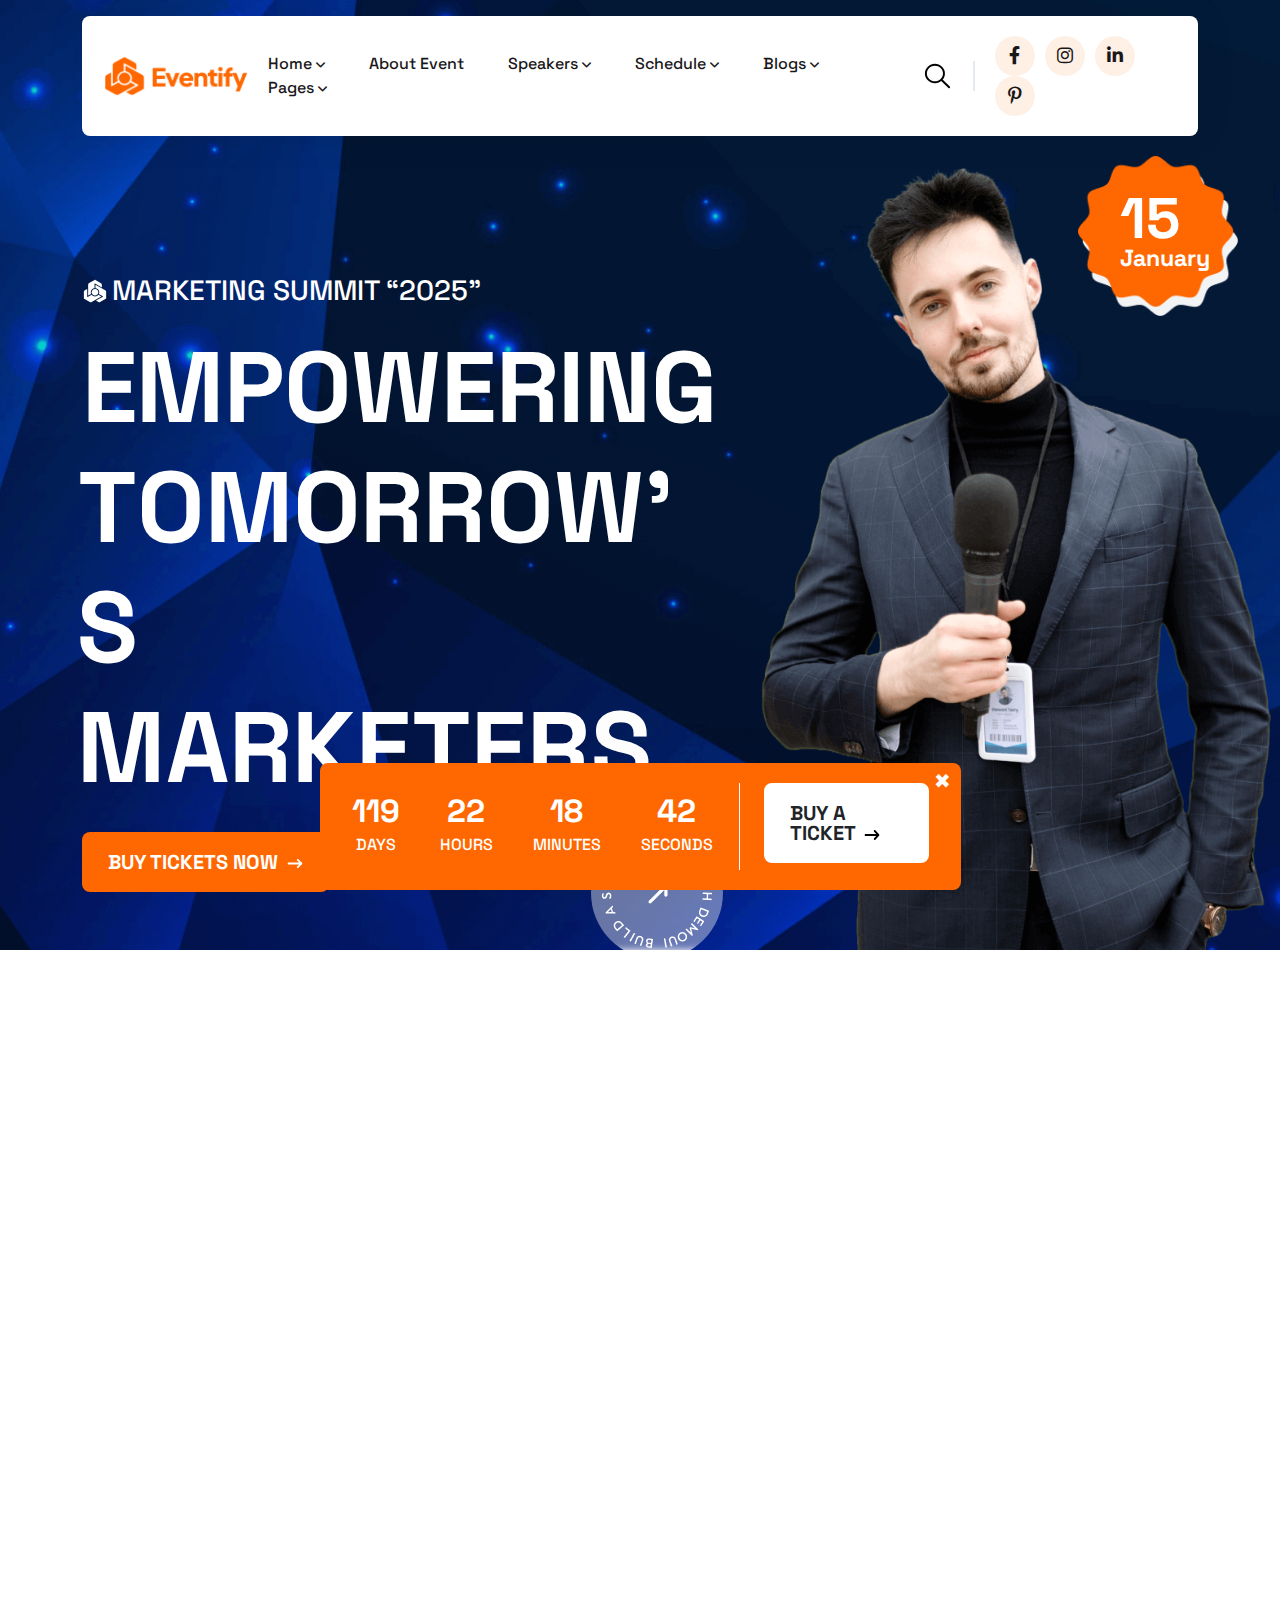
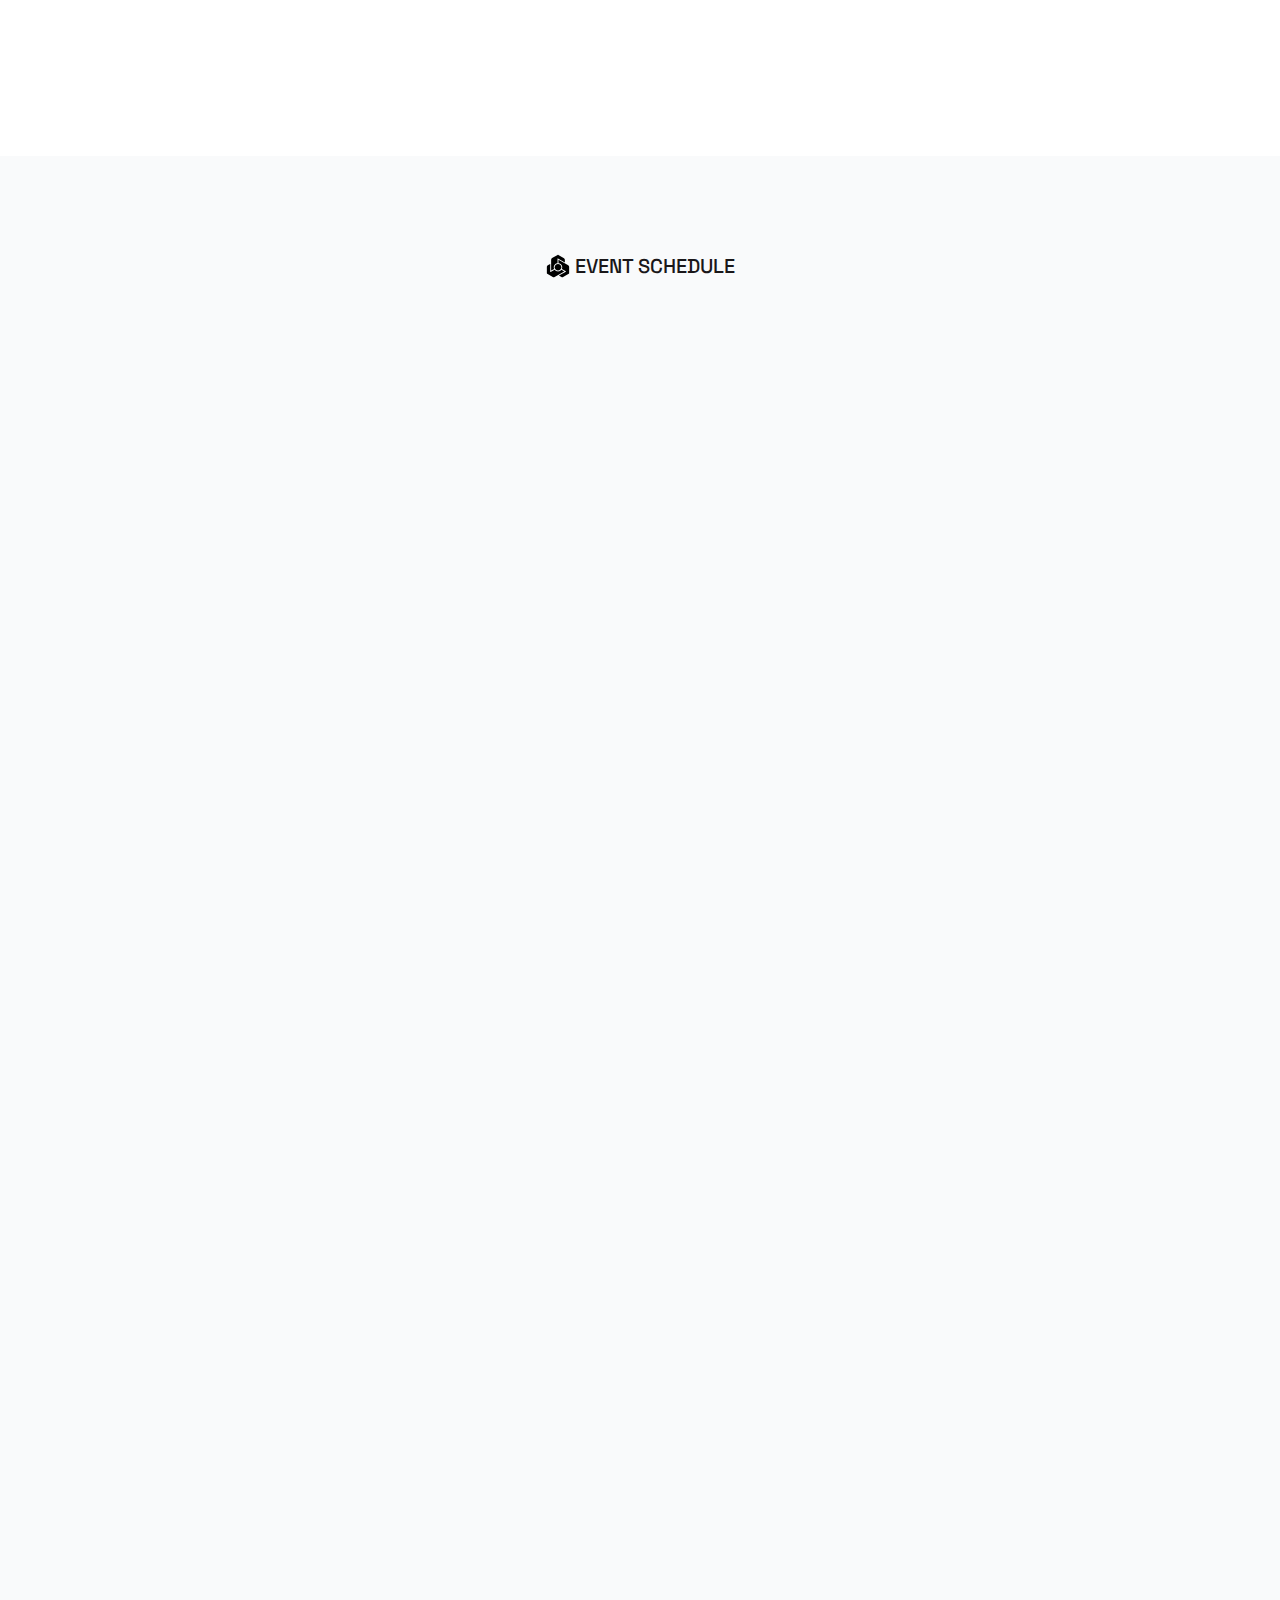
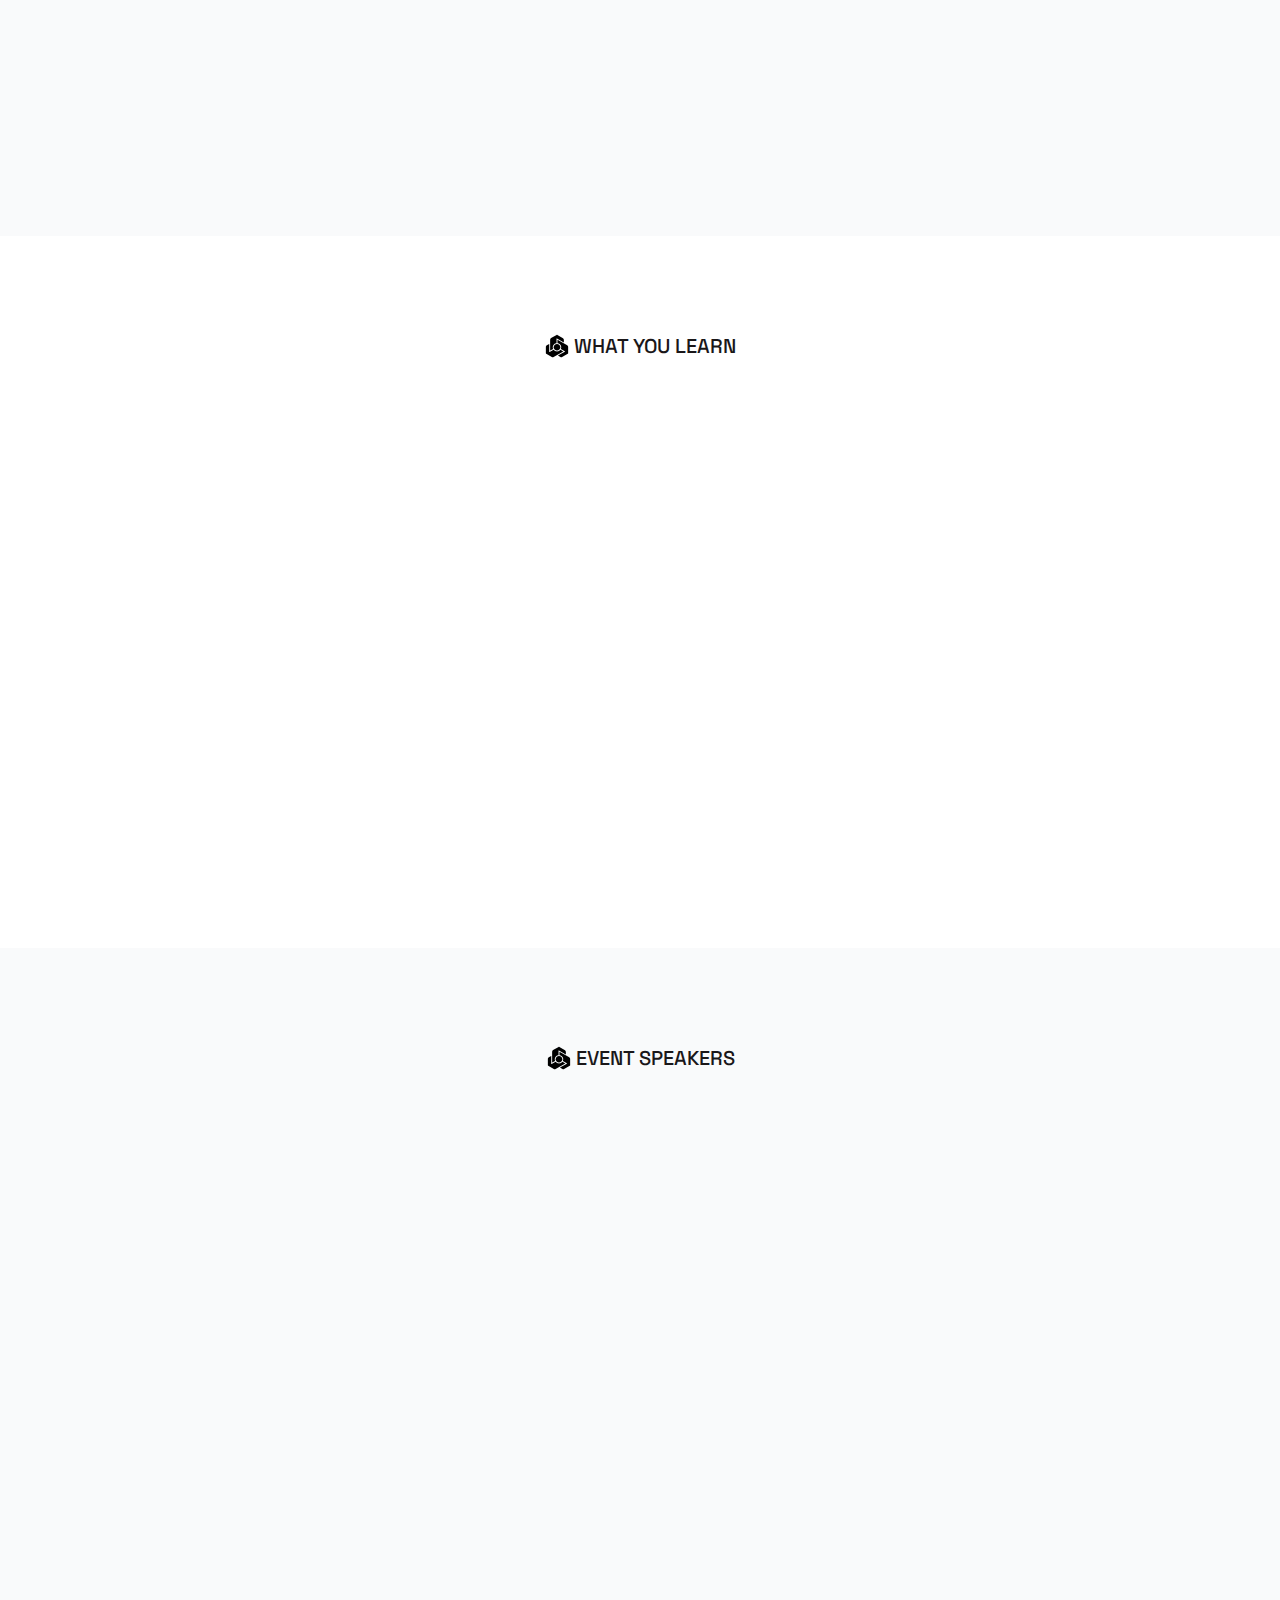
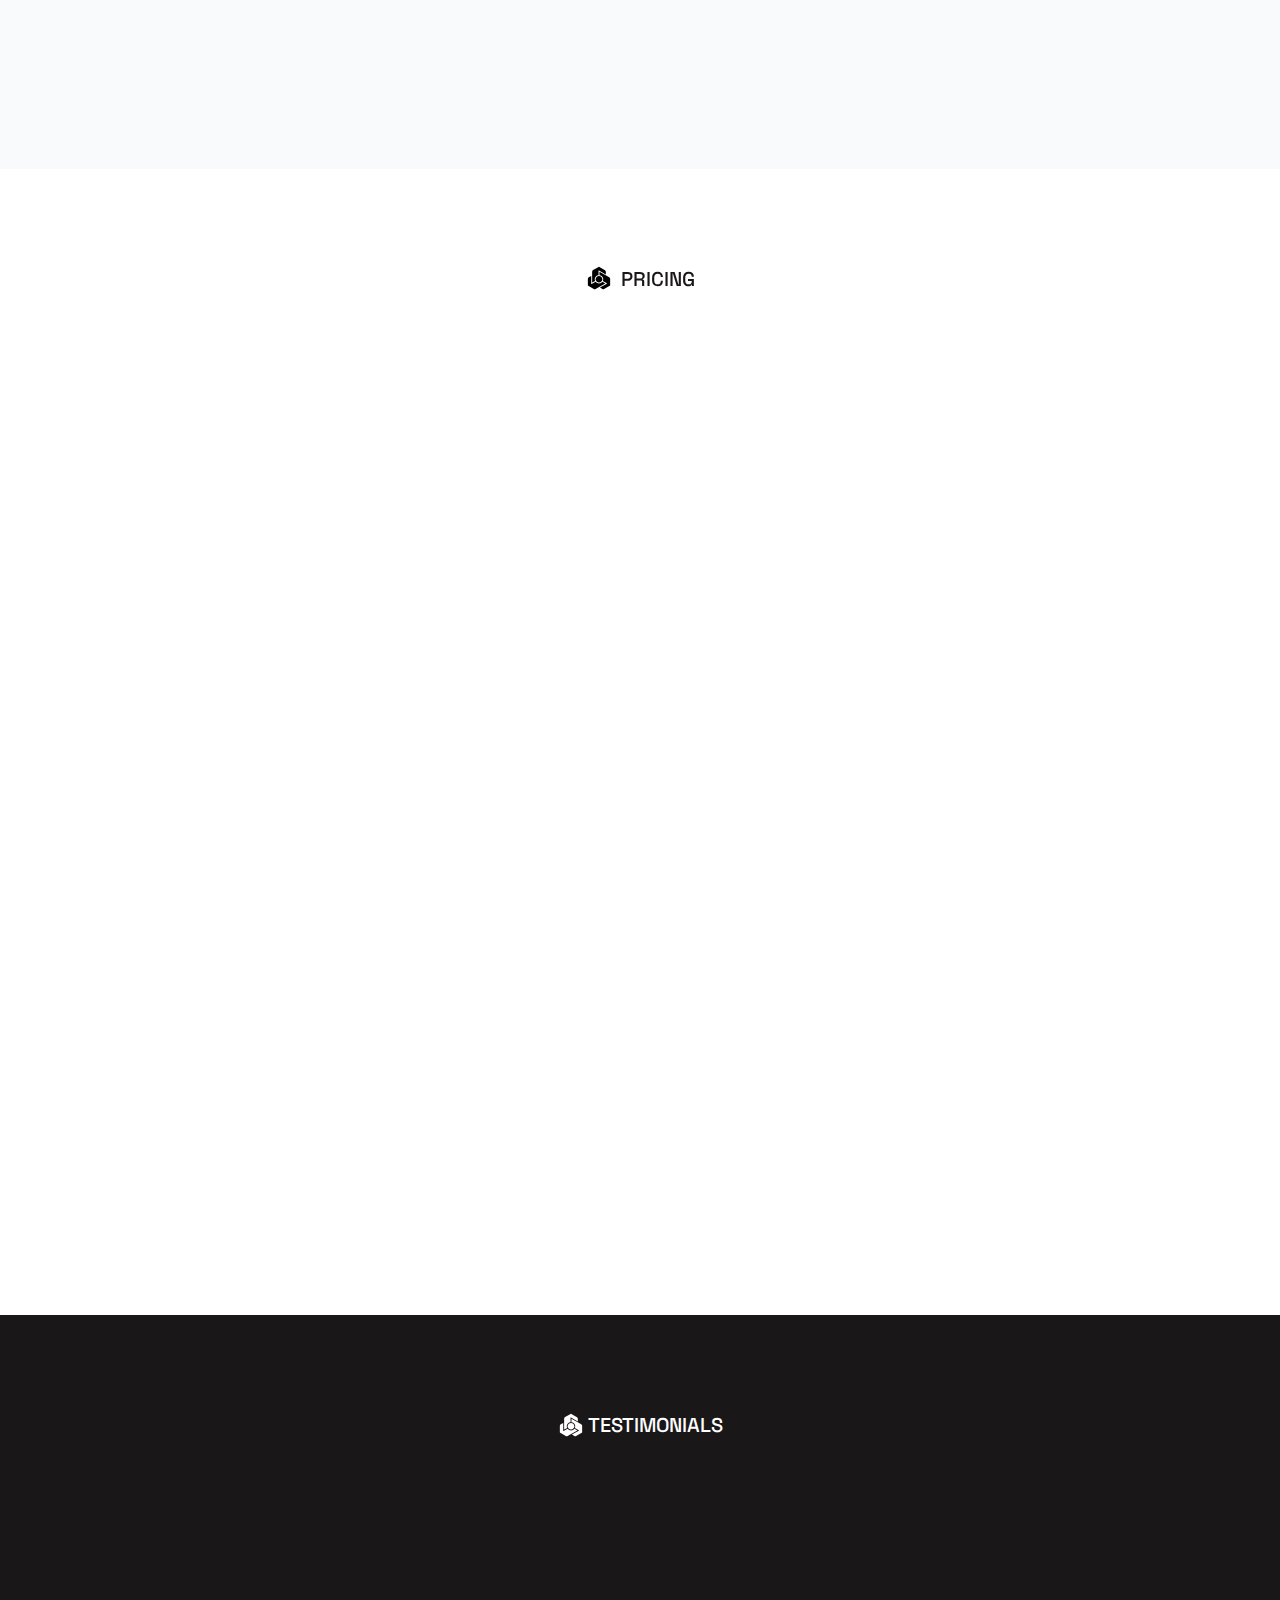
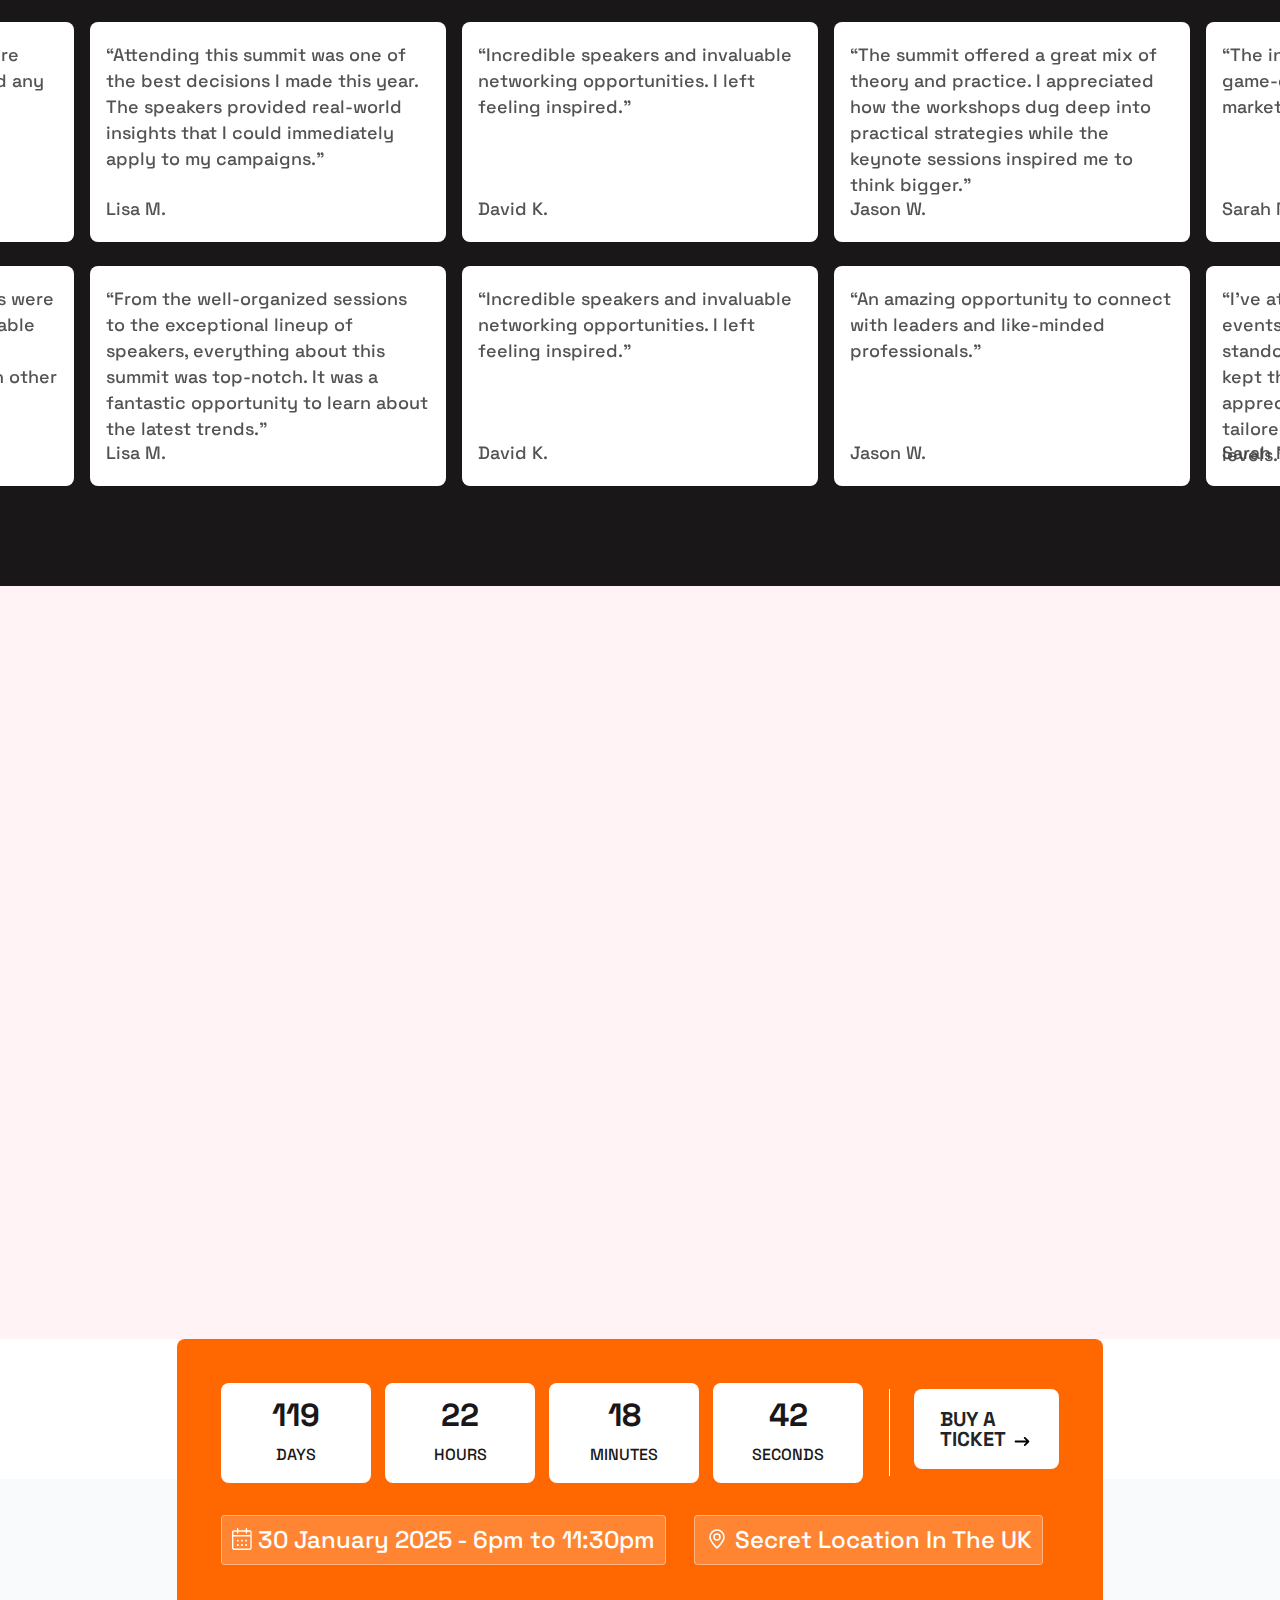
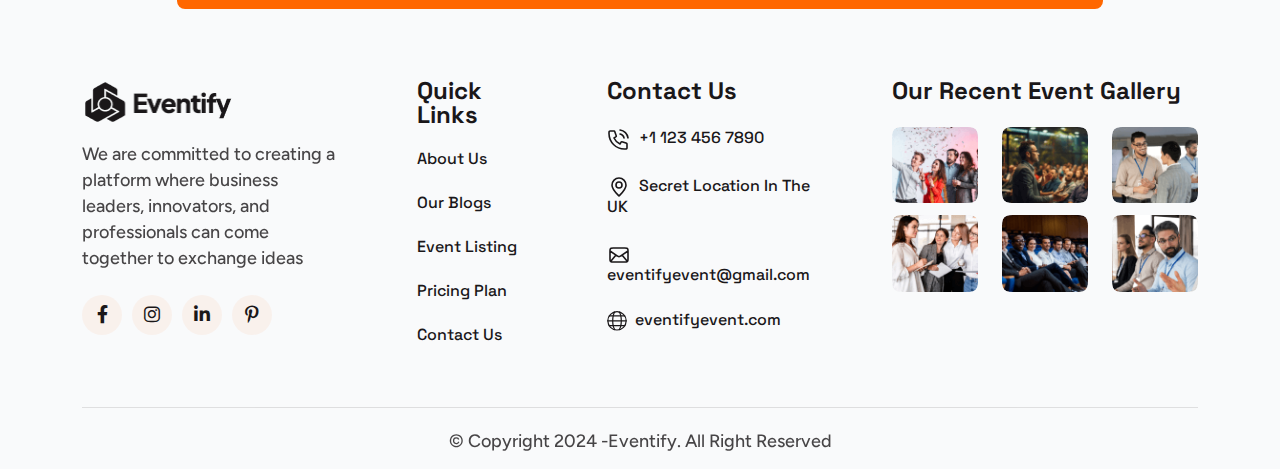
<file: index6.html>
<!DOCTYPE html>
<html lang="en">
	<head>
		<meta charset="UTF-8" />
		<meta name="viewport" content="width=device-width, initial-scale=1.0" />
		<title>Eventify- Event And Conference Theme</title>

		<!--=====FAB ICON=======-->
		<link rel="shortcut icon" href="assets/img/logo/fav-logo1.png" />

		<!--===== CSS LINK =======-->
		<link rel="stylesheet" href="assets/css/vendor/bootstrap.min.css" />
		<link rel="stylesheet" href="assets/css/vendor/aos.css" />
		<link rel="stylesheet" href="assets/css/vendor/fontawesome.css" />
		<link rel="stylesheet" href="assets/css/vendor/magnific-popup.css" />
		<link rel="stylesheet" href="assets/css/vendor/mobile.css" />
		<link rel="stylesheet" href="assets/css/vendor/owlcarousel.min.css" />
		<link rel="stylesheet" href="assets/css/vendor/sidebar.css" />
		<link rel="stylesheet" href="assets/css/vendor/slick-slider.css" />
		<link rel="stylesheet" href="assets/css/vendor/nice-select.css" />
		<link rel="stylesheet" href="assets/css/vendor/odometer.css" />
		<link rel="stylesheet" href="assets/css/main.css" />

		<!--=====  JS SCRIPT LINK =======-->
		<script src="assets/js/vendor/jquery-3.7.1.min.js"></script>
	</head>
	<body class="homepage6-body">
		<!-- Popup Section -->
		<div id="popup" class="popup-overlay d-none">
			<div class="popup-content">
				<span class="close-btn" id="close-popup">&times;</span>
				<div class="popup-icon">
					<img src="assets/img/logo/popup-logo.png" alt="" />
				</div>
				<div class="space32"></div>
				<div class="heading2">
					<h2>Grow your business with our agency</h2>
					<div class="space8"></div>
					<ul>
						<li><img src="assets/img/icons/check3.svg" alt="" />Elevate User Experience Expertise</li>
						<li><img src="assets/img/icons/check3.svg" alt="" /> Elevate Your UI/UX Skills Designer</li>
						<li><img src="assets/img/icons/check3.svg" alt="" />Join Leading UI/UX Event the Year</li>
					</ul>
				</div>
				<div class="space50"></div>
				<a class="vl-btn2" href="contact.html"
					><span class="demo">Buy Ticket Now</span><span class="arrow"><i class="fa-solid fa-arrow-right"></i></span>
				</a>
				<p class="no-thanks">No thanks</p>
			</div>
		</div>
		<!--===== PRELOADER STARTS =======-->
		<div class="preloader">
			<div class="loading-container">
				<div class="loading"></div>
				<div id="loading-icon"><img src="assets/img/logo/preloader.png" alt="" /></div>
			</div>
		</div>
		<!--===== PRELOADER ENDS =======-->

		<!--===== PAGE PROGRESS START=======-->
		<div class="paginacontainer">
			<div class="progress-wrap">
				<svg class="progress-circle svg-content" width="100%" height="100%" viewBox="-1 -1 102 102">
					<path d="M50,1 a49,49 0 0,1 0,98 a49,49 0 0,1 0,-98" />
				</svg>
			</div>
		</div>
		<!--===== PAGE PROGRESS END=======-->

		<!--=====HEADER START=======-->
		<header>
			<div class="header-area homepage6 header header-sticky d-none d-lg-block" id="header">
				<div class="container">
					<div class="row">
						<div class="col-lg-12">
							<div class="header-elements">
								<div class="site-logo">
									<a href="index.html"><img src="assets/img/logo/logo4.png" alt="" /></a>
								</div>
								<div class="main-menu">
									<ul>
										<li>
											<a href="#">Home <i class="fa-solid fa-angle-down"></i></a>
											<div class="tp-submenu">
												<div class="row">
													<div class="col-lg-12">
														<div class="all-images-menu">
															<div class="homemenu-thumb">
																<div class="img1">
																	<img src="assets/img/all-images/demo/demo-img1.png" alt="" />
																</div>
																<div class="homemenu-btn">
																	<a class="vl-btn6" href="index.html"
																		><span class="demo">View Demo <img src="assets/img/icons/arrow2.svg" alt="" /></span
																	></a>
																</div>
																<div class="homemenu-text">
																	<a href="index.html">Eventify-Homepage 01</a>
																</div>
															</div>

															<div class="homemenu-thumb">
																<div class="img1">
																	<img src="assets/img/all-images/demo/demo-img2.png" alt="" />
																</div>
																<div class="homemenu-btn">
																	<a class="vl-btn6" href="index2.html"
																		><span class="demo">View Demo <img src="assets/img/icons/arrow2.svg" alt="" /></span
																	></a>
																</div>
																<div class="homemenu-text">
																	<a href="index2.html">Eventify-Homepage 02</a>
																</div>
															</div>

															<div class="homemenu-thumb">
																<div class="img1">
																	<img src="assets/img/all-images/demo/demo-img3.png" alt="" />
																</div>
																<div class="homemenu-btn">
																	<a class="vl-btn6" href="index3.html"
																		><span class="demo">View Demo <img src="assets/img/icons/arrow2.svg" alt="" /></span
																	></a>
																</div>
																<div class="homemenu-text">
																	<a href="index3.html">Eventify-Homepage 03</a>
																</div>
															</div>

															<div class="homemenu-thumb">
																<div class="img1">
																	<img src="assets/img/all-images/demo/demo-img4.png" alt="" />
																</div>
																<div class="homemenu-btn">
																	<a class="vl-btn6" href="index4.html"
																		><span class="demo">View Demo <img src="assets/img/icons/arrow2.svg" alt="" /></span
																	></a>
																</div>
																<div class="homemenu-text">
																	<a href="index4.html">Eventify-Homepage 04</a>
																</div>
															</div>

															<div class="homemenu-thumb" style="margin: 0">
																<div class="img1">
																	<img src="assets/img/all-images/demo/demo-img5.png" alt="" />
																</div>
																<div class="homemenu-btn">
																	<a class="vl-btn6" href="index5.html"
																		><span class="demo">View Demo <img src="assets/img/icons/arrow2.svg" alt="" /></span
																	></a>
																</div>
																<div class="homemenu-text">
																	<a href="index5.html">Eventify-Homepage 05</a>
																</div>
															</div>
														</div>

														<div class="all-images-menu">
															<div class="homemenu-thumb">
																<div class="img1">
																	<img src="assets/img/all-images/demo/demo-img6.png" alt="" />
																</div>
																<div class="homemenu-btn">
																	<a class="vl-btn6" href="index6.html"
																		><span class="demo">View Demo <img src="assets/img/icons/arrow2.svg" alt="" /></span
																	></a>
																</div>
																<div class="homemenu-text">
																	<a href="index6.html">Eventify-Homepage 06</a>
																</div>
															</div>

															<div class="homemenu-thumb">
																<div class="img1">
																	<img src="assets/img/all-images/demo/demo-img7.png" alt="" />
																</div>
																<div class="homemenu-btn">
																	<a class="vl-btn6" href="index7.html"
																		><span class="demo">View Demo <img src="assets/img/icons/arrow2.svg" alt="" /></span
																	></a>
																</div>
																<div class="homemenu-text">
																	<a href="index7.html">Eventify-Homepage 07</a>
																</div>
															</div>

															<div class="homemenu-thumb">
																<div class="img1">
																	<img src="assets/img/all-images/demo/demo-img8.png" alt="" />
																</div>
																<div class="homemenu-btn">
																	<a class="vl-btn6" href="index8.html"
																		><span class="demo">View Demo <img src="assets/img/icons/arrow2.svg" alt="" /></span
																	></a>
																</div>
																<div class="homemenu-text">
																	<a href="index8.html">Eventify-Homepage 08</a>
																</div>
															</div>

															<div class="homemenu-thumb">
																<div class="img1">
																	<img src="assets/img/all-images/demo/demo-img9.png" alt="" />
																</div>
																<div class="homemenu-btn">
																	<a class="vl-btn6" href="index9.html"
																		><span class="demo">View Demo <img src="assets/img/icons/arrow2.svg" alt="" /></span
																	></a>
																</div>
																<div class="homemenu-text">
																	<a href="index9.html">Eventify-Homepage 09</a>
																</div>
															</div>

															<div class="homemenu-thumb" style="margin: 0">
																<div class="img1">
																	<img src="assets/img/all-images/demo/demo-img10.png" alt="" />
																</div>
																<div class="homemenu-btn">
																	<a class="vl-btn6" href="index10.html"
																		><span class="demo">View Demo <img src="assets/img/icons/arrow2.svg" alt="" /></span
																	></a>
																</div>
																<div class="homemenu-text">
																	<a href="index10.html">Eventify-Homepage 10</a>
																</div>
															</div>
														</div>
													</div>
												</div>
											</div>
										</li>
										<li><a href="about.html">About Event</a></li>
										<li>
											<a href="#">Speakers <i class="fa-solid fa-angle-down"></i></a>
											<ul class="dropdown-padding">
												<li><a href="speakers.html">Speakers</a></li>
												<li><a href="speakers-single.html">Speakers Details</a></li>
											</ul>
										</li>
										<li>
											<a href="#">Schedule <i class="fa-solid fa-angle-down"></i></a>
											<ul class="dropdown-padding">
												<li><a href="event.html">Our Event</a></li>
												<li><a href="event-schedule.html">Event Schedule</a></li>
												<li><a href="event-single.html">Event Details</a></li>
											</ul>
										</li>
										<li>
											<a href="#">Blogs <i class="fa-solid fa-angle-down"></i></a>
											<ul class="dropdown-padding">
												<li><a href="blog.html">Our Blog</a></li>
												<li><a href="blog-single.html">Blog Details</a></li>
											</ul>
										</li>
										<li>
											<a href="#">Pages <i class="fa-solid fa-angle-down"></i></a>
											<ul class="dropdown-padding">
												<li><a href="memories.html">Our Memories</a></li>
												<li><a href="pricing-plan.html">Pricing Plan</a></li>
												<li><a href="faq.html">FAQ,s</a></li>
												<li><a href="contact.html">Contact Us</a></li>
											</ul>
										</li>
									</ul>
								</div>
								<div class="btn-area">
									<div class="search-icon header__search header-search-btn">
										<a href="#"><img src="assets/img/icons/search1.svg" alt="" /></a>
									</div>
									<ul>
										<li>
											<a href="#"><i class="fa-brands fa-facebook-f"></i></a>
										</li>
										<li>
											<a href="#"><i class="fa-brands fa-instagram"></i></a>
										</li>
										<li>
											<a href="#"><i class="fa-brands fa-linkedin-in"></i></a>
										</li>
										<li>
											<a href="#" class="m-0"><i class="fa-brands fa-pinterest-p"></i></a>
										</li>
									</ul>
								</div>

								<div class="header-search-form-wrapper">
									<div class="tx-search-close tx-close"><i class="fa-solid fa-xmark"></i></div>
									<div class="header-search-container">
										<form role="search" class="search-form">
											<input type="search" class="search-field" placeholder="Search …" value="" name="s" />
											<button type="submit" class="search-submit"><img src="assets/img/icons/search1.svg" alt="" /></button>
										</form>
									</div>
								</div>
								<div class="body-overlay"></div>
							</div>
						</div>
					</div>
				</div>
			</div>
		</header>
		<!--=====HEADER END =======-->

		<!--===== MOBILE HEADER STARTS =======-->
		<div class="mobile-header mobile-haeder6 d-block d-lg-none">
			<div class="container-fluid">
				<div class="col-12">
					<div class="mobile-header-elements">
						<div class="mobile-logo">
							<a href="index.html"><img src="assets/img/logo/logo4.png" alt="" /></a>
						</div>
						<div class="mobile-nav-icon dots-menu">
							<i class="fa-solid fa-bars-staggered"></i>
						</div>
					</div>
				</div>
			</div>
		</div>

		<div class="mobile-sidebar mobile-sidebar6">
			<div class="logosicon-area">
				<div class="logos">
					<img src="assets/img/logo/logo4.png" alt="" />
				</div>
				<div class="menu-close">
					<i class="fa-solid fa-xmark"></i>
				</div>
			</div>
			<div class="mobile-nav mobile-nav1">
				<ul class="mobile-nav-list nav-list1">
					<li>
						<a href="#">Home </a>
						<ul class="sub-menu">
							<li><a href="index.html">Home One</a></li>
							<li><a href="index2.html">Home Two</a></li>
							<li><a href="index3.html">Home Three</a></li>
							<li><a href="index4.html">Home Four</a></li>
							<li><a href="index5.html">Home Five</a></li>
							<li><a href="index6.html">Home Six</a></li>
							<li><a href="index7.html">Home Seven</a></li>
							<li><a href="index8.html">Home Eight</a></li>
							<li><a href="index9.html">Home Nine</a></li>
							<li><a href="index10.html">Home Ten</a></li>
						</ul>
					</li>
					<li><a href="about.html">About Event</a></li>
					<li>
						<a href="features.html">Speakers</a>
						<ul class="sub-menu">
							<li><a href="speakers.html">Speakers</a></li>
							<li><a href="speakers-single.html">Speakers Details</a></li>
						</ul>
					</li>
					<li>
						<a href="features.html">Schedule</a>
						<ul class="sub-menu">
							<li><a href="event.html">Our Event</a></li>
							<li><a href="event-schedule.html">Event Schedule</a></li>
							<li><a href="event-single.html">Event Details</a></li>
						</ul>
					</li>
					<li>
						<a href="#">Blogs</a>
						<ul class="sub-menu">
							<li><a href="blog.html">Our Blog</a></li>
							<li><a href="blog-single.html">Blog Details</a></li>
						</ul>
					</li>
					<li>
						<a href="#">Pages</a>
						<ul class="sub-menu">
							<li><a href="memories.html">Our Memories</a></li>
							<li><a href="pricing-plan.html">Pricing Plan</a></li>
							<li><a href="faq.html">FAQ,s</a></li>
							<li><a href="contact.html">Contact Us</a></li>
						</ul>
					</li>
					<li>
						<a href="contact.html">Contact Us <img src="assets/img/icons/arrow2.svg" alt="" /></a>
					</li>
				</ul>
				<div class="allmobilesection">
					<a class="vl-btn6" href="contact.html"><span class="demo">Contact Us</span></a>
					<div class="single-footer">
						<h3>Contact Info</h3>
						<div class="footer1-contact-info">
							<div class="contact-info-single">
								<div class="contact-info-icon">
									<span><i class="fa-solid fa-phone-volume"></i></span>
								</div>
								<div class="contact-info-text">
									<a href="tel:+3(924)4596512">+3(924)4596512</a>
								</div>
							</div>
							<div class="contact-info-single">
								<div class="contact-info-icon">
									<span><i class="fa-solid fa-envelope"></i></span>
								</div>
								<div class="contact-info-text">
									<a href="mailto:info@example.com">info@example.com</a>
								</div>
							</div>
							<div class="single-footer">
								<h3>Our Location</h3>
								<div class="contact-info-single">
									<div class="contact-info-icon">
										<span><i class="fa-solid fa-location-dot"></i></span>
									</div>
									<div class="contact-info-text">
										<a href="mailto:info@example.com"
											>55 East Birchwood Ave.Brooklyn, <br />
											New York 11201,United States</a
										>
									</div>
								</div>
							</div>
							<div class="single-footer">
								<h3>Social Links</h3>
								<div class="social-links-mobile-menu">
									<ul>
										<li>
											<a href="#"><i class="fa-brands fa-facebook-f"></i></a>
										</li>
										<li>
											<a href="#"><i class="fa-brands fa-instagram"></i></a>
										</li>
										<li>
											<a href="#"><i class="fa-brands fa-linkedin-in"></i></a>
										</li>
										<li>
											<a href="#"><i class="fa-brands fa-youtube"></i></a>
										</li>
									</ul>
								</div>
							</div>
						</div>
					</div>
				</div>
			</div>
		</div>
		<!--===== MOBILE HEADER STARTS =======-->

		<!--===== HERO AREA STARTS =======-->
		<div class="hero6-section-area" style="background-image: url(assets/img/bg/header-bg17.png); background-repeat: no-repeat; background-size: cover; background-position: center top">
			<div class="container">
				<div class="row align-items-center">
					<div class="col-lg-7">
						<div class="hero6-header">
							<h5><img src="assets/img/icons/sub-logo1.svg" alt="" />Marketing Summit “2025”</h5>
							<div class="space24"></div>
							<h1 class="text-anime-style-3">Empowering Tomorrow's Marketers</h1>
							<div class="space24"></div>
							<div class="btn-area1">
								<a href="pricing-plan.html" class="vl-btn6">Buy Tickets Now <img src="assets/img/icons/arrow2.svg" alt="" /></a>
							</div>
							<div class="arrow-btn">
								<img src="assets/img/elements/elements34.png" alt="" class="keyframe5" />
								<div class="arrow">
									<img src="assets/img/icons/arrow2.svg" alt="" />
								</div>
							</div>
						</div>
					</div>
					<div class="col-lg-5">
						<div class="img1">
							<img src="assets/img/all-images/hero/hero-img8.png" alt="" />
							<div class="date-format">
								<img src="assets/img/elements/elements35.png" alt="" class="keyframe5" />
								<h5>15</h5>
								<p>January</p>
							</div>
						</div>
					</div>
				</div>
			</div>
		</div>
		<!--===== HERO AREA ENDS =======-->
		<div class="others1-section-area">
			<div class="container">
				<div class="row">
					<div class="col-lg-7 col-12 m-auto">
						<div class="timer-btn-area" id="timer-btn-area">
							<span class="close-icon" onclick="removeSection()">&#10006;</span>
							<div class="timer2">
								<div class="time-box">
									<span id="days" class="time-value">119</span>
									<br />
								</div>
								<div class="space14"></div>
								<div class="time-box">
									<span id="hours" class="time-value">22</span>
									<br />
								</div>
								<div class="space14"></div>
								<div class="time-box">
									<span id="minutes" class="time-value">18</span>
									<br />
								</div>
								<div class="space14"></div>
								<div class="time-box" style="margin: 0 26px 0 0">
									<span id="seconds" class="time-value">44</span>
									<br />
								</div>
							</div>
							<div class="btn-area1">
								<a class="vl-btn6" href="pricing-plan.html"
									><span class="demo">Buy A Ticket <img src="assets/img/icons/arrow2.svg" alt="" /></span
								></a>
							</div>
						</div>
					</div>
				</div>
			</div>
		</div>

		<!--===== ABOUT AREA STARTS =======-->
		<div class="about6-section-area sp1">
			<div class="container">
				<div class="row align-items-center">
					<div class="col-lg-6">
						<div class="row">
							<div class="col-lg-6 col-md-6">
								<div class="img1 reveal image-anime">
									<div class="space60 d-lg-block d-none"></div>
									<img src="assets/img/all-images/about/about-img14.png" alt="" />
								</div>
								<div class="space30 d-md-none d-block"></div>
							</div>
							<div class="col-lg-6 col-md-6">
								<div class="img1 reveal image-anime">
									<img src="assets/img/all-images/about/about-img15.png" alt="" />
								</div>
								<div class="img1 reveal image-anime">
									<div class="space30"></div>
									<img src="assets/img/all-images/about/about-img16.png" alt="" />
								</div>
							</div>
						</div>
					</div>
					<div class="col-lg-6">
						<div class="about6-header heading9">
							<h5 data-aos="fade-left" data-aos-duration="700"><img src="assets/img/icons/sub-logo1.svg" alt="" />About Summit</h5>
							<div class="space20"></div>
							<h2 class="text-anime-style-3">Why Attend the Marketing Summit Event “2025”</h2>
							<div class="space16"></div>
							<p data-aos="fade-left" data-aos-duration="900">The Marketing Summit 2024 is more than just a conference—it's an opportunity to redefine your marketing approach. From seasoned professionals to emerging talents, this summit is designed for those who are passionate about staying ahead of the curve.</p>
							<div class="space16"></div>
							<p data-aos="fade-left" data-aos-duration="1000">With a focus on digital transformation, content strategies, and data-driven decision-making, attendees will walk away with actionable insights to drive their brand's success."</p>
							<div class="space32"></div>
							<div class="btn-area1" data-aos="fade-left" data-aos-duration="1200">
								<a href="about.html" class="vl-btn6">About Event <img src="assets/img/icons/arrow2.svg" alt="" /></a>
							</div>
						</div>
					</div>
				</div>
			</div>
		</div>
		<!--===== ABOUT AREA ENDS =======-->

		<!--===== EVENT AREA STARTS =======-->
		<div class="event6-section-area sp1">
			<div class="container">
				<div class="row">
					<div class="col-lg-8 m-auto">
						<div class="event-heading heading9 text-center space-margin60">
							<h5><img src="assets/img/icons/sub-logo1.svg" alt="" />Event Schedule</h5>
							<div class="space20"></div>
							<h2 class="text-anime-style-3">Event Location & How to Get There</h2>
						</div>
					</div>
				</div>
				<div class="row">
					<div class="col-lg-12">
						<div class="event6-widget-boxarea" data-aos="fade-left" data-aos-duration="1000">
							<div class="row align-items-center">
								<div class="col-lg-7">
									<div class="img1 image-anime reveal">
										<img src="assets/img/all-images/event/event-img12.png" alt="" />
									</div>
								</div>
								<div class="col-lg-5">
									<div class="content-area">
										<h3 class="text-anime-style-3">“The Marketing Summit 2025 will be hosted at the iconic Grand Convention Center.”</h3>
										<div class="space24"></div>
										<ul>
											<li>
												<a href="#"><img src="assets/img/icons/clock1.svg" alt="" />10:00 AM -12:00 PM</a>
											</li>
											<li class="space14"></li>
											<li>
												<a href="#"><img src="assets/img/icons/location1.svg" alt="" />26/C Asana, New York</a>
											</li>
										</ul>
										<div class="space32"></div>
										<div class="btn-area1">
											<a href="pricing-plan.html" class="vl-btn6">Buy Tickets Now <img src="assets/img/icons/arrow2.svg" alt="" /></a>
										</div>
									</div>
								</div>
							</div>
						</div>
						<div class="space50"></div>
						<div class="event6-widget-boxarea2" data-aos="fade-right" data-aos-duration="1100">
							<div class="row align-items-center">
								<div class="col-lg-7">
									<div class="img1 image-anime reveal">
										<img src="assets/img/all-images/event/event-img13.png" alt="" />
									</div>
								</div>
								<div class="col-lg-5">
									<div class="content-area">
										<h3 class="text-anime-style-3">“The Global Marketing Summit will be hosted at the iconic Riverfront Convention Center.”</h3>
										<div class="space24"></div>
										<ul>
											<li>
												<a href="#"><img src="assets/img/icons/clock1.svg" alt="" />10:00 AM -12:00 PM</a>
											</li>
											<li class="space14"></li>
											<li>
												<a href="#"><img src="assets/img/icons/location1.svg" alt="" />26/C Asana, New York</a>
											</li>
										</ul>
										<div class="space32"></div>
										<div class="btn-area1">
											<a href="pricing-plan.html" class="vl-btn6">Buy Tickets Now <img src="assets/img/icons/arrow2.svg" alt="" /></a>
										</div>
									</div>
								</div>
							</div>
						</div>
						<div class="space50"></div>
						<div class="event6-widget-boxarea3" data-aos="fade-left" data-aos-duration="1200">
							<div class="row align-items-center">
								<div class="col-lg-7">
									<div class="img1 image-anime reveal">
										<img src="assets/img/all-images/event/event-img14.png" alt="" />
									</div>
								</div>
								<div class="col-lg-5">
									<div class="content-area">
										<h3 class="text-anime-style-3">“Join us at the State Plaza Conference Hall, a premier location equipped with modern amenities.”</h3>
										<div class="space24"></div>
										<ul>
											<li>
												<a href="#"><img src="assets/img/icons/clock1.svg" alt="" />10:00 AM -12:00 PM</a>
											</li>
											<li class="space14"></li>
											<li>
												<a href="#"><img src="assets/img/icons/location1.svg" alt="" />26/C Asana, New York</a>
											</li>
										</ul>
										<div class="space32"></div>
										<div class="btn-area1">
											<a href="pricing-plan.html" class="vl-btn6">Buy Tickets Now <img src="assets/img/icons/arrow2.svg" alt="" /></a>
										</div>
									</div>
								</div>
							</div>
						</div>
					</div>
				</div>
			</div>
		</div>
		<!--===== EVENT AREA ENDS =======-->

		<!--===== ATTENT AREA STARTS =======-->
		<div class="attent6-section-area sp2">
			<div class="container">
				<div class="row">
					<div class="col-lg-6 m-auto">
						<div class="attent-heading heading9 text-center space-margin60">
							<h5><img src="assets/img/icons/sub-logo1.svg" alt="" />What You Learn</h5>
							<div class="space20"></div>
							<h2 class="text-anime-style-3">Where Marketers Go to Learn</h2>
						</div>
					</div>
				</div>

				<div class="row">
					<div class="col-lg-4 col-md-6" data-aos="zoom-in" data-aos-duration="800">
						<div class="skils-widget-boxarea">
							<div class="icons">
								<img src="assets/img/icons/skills1.svg" alt="" />
							</div>
							<div class="space32"></div>
							<div class="content-area">
								<a href="event-single.html">Connect with Visionaries</a>
								<div class="space16"></div>
								<p>Join industry leaders and like-minded peers, and expand your network with a dynamic community ready to support your career growth and aspirations.</p>
							</div>
						</div>
					</div>

					<div class="col-lg-4 col-md-6" data-aos="zoom-in" data-aos-duration="1000">
						<div class="skils-widget-boxarea">
							<div class="icons">
								<img src="assets/img/icons/skills2.svg" alt="" />
							</div>
							<div class="space32"></div>
							<div class="content-area">
								<a href="event-single.html">Master New Skills</a>
								<div class="space16"></div>
								<p>Every obstacle has a solution, and we bring together experts who’ve been through it all. Get practical advice, tips, and guidance to challenges faster.</p>
							</div>
						</div>
					</div>

					<div class="col-lg-4 col-md-6" data-aos="zoom-in" data-aos-duration="1200">
						<div class="skils-widget-boxarea">
							<div class="icons">
								<img src="assets/img/icons/skills3.svg" alt="" />
							</div>
							<div class="space32"></div>
							<div class="content-area">
								<a href="event-single.html">Take Actionable Insight</a>
								<div class="space16"></div>
								<p>Immerse yourself in tailored sessions that address your biggest marketing hurdles. Leave with proven strategies and innovative ideas to elevate success.</p>
							</div>
						</div>
					</div>
				</div>
			</div>
		</div>
		<!--===== ATTENT AREA ENDS =======-->

		<!--===== TEAM AREA STARTS =======-->
		<div class="team6-section-area sp2">
			<div class="container">
				<div class="row">
					<div class="col-lg-6 m-auto">
						<div class="team-heading heading9 text-center space-margin60">
							<h5><img src="assets/img/icons/sub-logo1.svg" alt="" />EVENT SPEAKERS</h5>
							<div class="space20"></div>
							<h2 class="text-anime-style-3">Meet Our Event Speaker’s</h2>
						</div>
					</div>
				</div>

				<div class="row">
					<div class="col-lg-3 col-md-6" data-aos="fade-up" data-aos-duration="900">
						<div class="team-widget-area">
							<div class="img1 image-anime">
								<img src="assets/img/all-images/team/team-img20.png" alt="" />
							</div>
							<div class="img2">
								<img src="assets/img/elements/brand-img1.png" alt="" />
							</div>
							<div class="content-area">
								<a href="speakers-single.html">Alex Carter</a>
								<div class="space12"></div>
								<p>Marketing Strategist, Marketing Manager At Eventify.</p>
							</div>
						</div>
					</div>

					<div class="col-lg-3 col-md-6" data-aos="fade-up" data-aos-duration="1000">
						<div class="team-widget-area">
							<div class="img1 image-anime">
								<img src="assets/img/all-images/team/team-img21.png" alt="" />
							</div>
							<div class="img2">
								<img src="assets/img/elements/brand-img2.png" alt="" />
							</div>
							<div class="content-area">
								<a href="speakers-single.html">Jessica Lee</a>
								<div class="space12"></div>
								<p>Creative Director, With a keen eye for design and storytelling.</p>
							</div>
						</div>
					</div>

					<div class="col-lg-3 col-md-6" data-aos="fade-up" data-aos-duration="1100">
						<div class="team-widget-area">
							<div class="img1 image-anime">
								<img src="assets/img/all-images/team/team-img22.png" alt="" />
							</div>
							<div class="img2">
								<img src="assets/img/elements/brand-img3.png" alt="" />
							</div>
							<div class="content-area">
								<a href="speakers-single.html">Michael Davis</a>
								<div class="space12"></div>
								<p>Content Marketing Lead, Specializing in content converts.</p>
							</div>
						</div>
					</div>

					<div class="col-lg-3 col-md-6" data-aos="fade-up" data-aos-duration="1200">
						<div class="team-widget-area">
							<div class="img1 image-anime">
								<img src="assets/img/all-images/team/team-img23.png" alt="" />
							</div>
							<div class="img2">
								<img src="assets/img/elements/brand-img4.png" alt="" />
							</div>
							<div class="content-area">
								<a href="speakers-single.html">John Carry</a>
								<div class="space12"></div>
								<p>Chief Marketing Officer, Culture Marketing Manager At Epicurious.</p>
							</div>
						</div>
					</div>
				</div>
			</div>
		</div>
		<!--===== TEAM AREA ENDS =======-->

		<!--===== OTHERS AREA STARTS =======-->
		<div class="others-pricing-area sp2">
			<div class="container">
				<div class="row">
					<div class="col-lg-6 m-auto">
						<div class="pricing-heading heading9 text-center space-margin60">
							<h5><img src="assets/img/icons/sub-logo1.svg" alt="" /> PRICING</h5>
							<div class="space20"></div>
							<h2 class="text-anime-style-3">Register For Eventify “2025”</h2>
						</div>
					</div>
				</div>

				<div class="row">
					<div class="col-lg-6 col-md-6" data-aos="fade-right" data-aos-duration="1000">
						<div class="pricing-boarea">
							<h3>Conference Pass</h3>
							<div class="space24"></div>
							<p>Get full access to all man stage keynotes, mastermind sessions, and installation for the conference at Eventify.</p>
							<div class="space32"></div>
							<h2>$249<span>2x1 with code Eventify</span></h2>
							<div class="space40"></div>
							<div class="btn-area1">
								<a href="pricing-plan.html" class="vl-btn6">Buy Tickets Now <img src="assets/img/icons/arrow2.svg" alt="" /></a>
							</div>
							<div class="space40"></div>
							<h4>Complete Access To:</h4>
							<div class="space8"></div>
							<ul>
								<li><img src="assets/img/icons/check4.svg" alt="" />Main Stage Keynotes</li>
								<li><img src="assets/img/icons/check4.svg" alt="" />Mastermind Sessions (Booking Required)</li>
								<li><img src="assets/img/icons/check4.svg" alt="" />Unlimited Coffee at event Conference</li>
								<li><img src="assets/img/icons/check4.svg" alt="" />Breakfast, Snaks, and Buffet Lunch</li>
								<li><img src="assets/img/icons/check4.svg" alt="" />Post Event Cocktail Reception</li>
								<li><img src="assets/img/icons/check4.svg" alt="" />Pre-event Party On 14 January 2025</li>
								<li><img src="assets/img/icons/check4.svg" alt="" />Semrush Swag</li>
							</ul>
						</div>
					</div>

					<div class="col-lg-6 col-md-6" data-aos="fade-left" data-aos-duration="1000">
						<div class="pricing-boarea box2">
							<h3>VIP Pass</h3>
							<div class="space24"></div>
							<p>Get full access to all man stage keynotes, mastermind sessions, and installation for the conference at Eventify.</p>
							<div class="space32"></div>
							<h2>$449<span>2x1 with code Eventify</span></h2>
							<div class="space40"></div>
							<div class="btn-area1">
								<a href="pricing-plan.html" class="vl-btn6">Buy Tickets Now <img src="assets/img/icons/arrow2.svg" alt="" /></a>
							</div>
							<div class="space40"></div>
							<h4>Complete Access To:</h4>
							<div class="space8"></div>
							<ul>
								<li><img src="assets/img/icons/check4.svg" alt="" />Main Stage Keynotes</li>
								<li><img src="assets/img/icons/check4.svg" alt="" />Mastermind Sessions (Booking Required)</li>
								<li><img src="assets/img/icons/check4.svg" alt="" />Unlimited Coffee at event Conference</li>
								<li><img src="assets/img/icons/check4.svg" alt="" />Breakfast, Snaks, and Buffet Lunch</li>
								<li><img src="assets/img/icons/check4.svg" alt="" />Post Event Cocktail Reception</li>
								<li><img src="assets/img/icons/check4.svg" alt="" />Exclusive Speaker & VIP Welcome Party on 15 January 2025</li>
								<li><img src="assets/img/icons/check4.svg" alt="" />Fast-Track VIP Check In</li>
								<li><img src="assets/img/icons/check4.svg" alt="" />60 Min Site Clinic (On Site or within a Month)</li>
								<li><img src="assets/img/icons/check4.svg" alt="" />Semrush Certification Workshop of Your Choice On January 2025</li>
							</ul>
						</div>
					</div>
				</div>
			</div>
		</div>
		<!--===== OTHERS AREA ENDS =======-->

		<!--===== TESTIMONIAL AREA STARTS =======-->
		<div class="testimonial6-section-area sp1">
			<div class="container">
				<div class="row">
					<div class="col-lg-6 m-auto">
						<div class="testimonial-heading heading9 text-center space-margin60">
							<h5><img src="assets/img/icons/sub-logo1.svg" alt="" />Testimonials</h5>
							<div class="space20"></div>
							<h2 class="text-anime-style-3">Register For Eventify “2025”</h2>
						</div>
					</div>
				</div>
				<div class="row">
					<div class="col-lg-12">
						<div class="testimonial-reviews-area">
							<div class="testimonial-boxarea">
								<p>“The insights I gained here were game-changing. A must-attend any marketer.”</p>
								<a href="#">Sarah M.</a>
							</div>

							<div class="testimonial-boxarea">
								<p>“Attending this summit was one of the best decisions I made this year. The speakers provided real-world insights that I could immediately apply to my campaigns.”</p>
								<a href="#">Lisa M.</a>
							</div>

							<div class="testimonial-boxarea">
								<p>“Incredible speakers and invaluable networking opportunities. I left feeling inspired.”</p>
								<a href="#">David K.</a>
							</div>

							<div class="testimonial-boxarea">
								<p>“The summit offered a great mix of theory and practice. I appreciated how the workshops dug deep into practical strategies while the keynote sessions inspired me to think bigger.”</p>
								<a href="#">Jason W.</a>
							</div>

							<div class="testimonial-boxarea">
								<p>“The insights I gained here were game-changing. A must-attend any marketer.”</p>
								<a href="#">Sarah M.</a>
							</div>

							<div class="testimonial-boxarea">
								<p>“Attending this summit was one of the best decisions I made this year. The speakers provided real-world insights that I could immediately apply to my campaigns.”</p>
								<a href="#">Lisa M.</a>
							</div>

							<div class="testimonial-boxarea">
								<p>“Incredible speakers and invaluable networking opportunities. I left feeling inspired.”</p>
								<a href="#">David K.</a>
							</div>

							<div class="testimonial-boxarea">
								<p>“The summit offered a great mix of theory and practice. I appreciated how the workshops dug deep into practical strategies while the keynote sessions inspired me to think bigger.”</p>
								<a href="#">Jason W.</a>
							</div>
						</div>
						<div class="space24"></div>
						<div class="testimonial-reviews-area2">
							<div class="testimonial-boxarea">
								<p>“The networking opportunities were unparalleled. Beyond the valuable sessions, I found myself in meaningful conversations with other attendees who shared similar challenges.”</p>
								<a href="#">Sarah M.</a>
							</div>

							<div class="testimonial-boxarea">
								<p>“From the well-organized sessions to the exceptional lineup of speakers, everything about this summit was top-notch. It was a fantastic opportunity to learn about the latest trends.”</p>
								<a href="#">Lisa M.</a>
							</div>

							<div class="testimonial-boxarea">
								<p>“Incredible speakers and invaluable networking opportunities. I left feeling inspired.”</p>
								<a href="#">David K.</a>
							</div>

							<div class="testimonial-boxarea">
								<p>“An amazing opportunity to connect with leaders and like-minded professionals.”</p>
								<a href="#">Jason W.</a>
							</div>

							<div class="testimonial-boxarea">
								<p>“I’ve attended many industry events, but this summit was a standout. The variety of sessions kept things engaging, and I appreciated how the content was tailored for different experience levels.”</p>
								<a href="#">Sarah M.</a>
							</div>

							<div class="testimonial-boxarea">
								<p>“It’s rare to find an event that’s both inspiring and practical. This one nailed it.”</p>
								<a href="#">Lisa M.</a>
							</div>

							<div class="testimonial-boxarea">
								<p>“Incredible speakers and invaluable networking opportunities. I left feeling inspired.”</p>
								<a href="#">David K.</a>
							</div>

							<div class="testimonial-boxarea">
								<p>“The summit offered a great mix of theory and practice. I appreciated how the workshops dug deep into practical strategies while the keynote sessions inspired me to think bigger.”</p>
								<a href="#">Jason W.</a>
							</div>
						</div>
					</div>
				</div>
			</div>
		</div>
		<!--===== TESTIMONIAL AREA ENDS =======-->

		<!--===== OTHERS AREA STARTS =======-->
		<div class="brands7-section-area sp2">
			<div class="container">
				<div class="row">
					<div class="col-lg-8 m-auto">
						<div class="brand-header heading9 space-margin60 text-center">
							<h5 data-aos="fade-left" data-aos-duration="800"><img src="assets/img/icons/sub-logo1.svg" alt="" /> PARTNERS</h5>
							<div class="space16"></div>
							<h2 class="text-anime-style-3">Our Valued Sponsors & Partners</h2>
						</div>
					</div>
				</div>
				<div class="row">
					<div class="col-lg-3 col-md-6" data-aos="zoom-in" data-aos-duration="800">
						<div class="brand-box">
							<img src="assets/img/elements/brand-img1.png" alt="" />
						</div>
					</div>

					<div class="col-lg-3 col-md-6" data-aos="zoom-in" data-aos-duration="900">
						<div class="brand-box">
							<img src="assets/img/elements/brand-img2.png" alt="" />
						</div>
					</div>

					<div class="col-lg-3 col-md-6" data-aos="zoom-in" data-aos-duration="1000">
						<div class="brand-box">
							<img src="assets/img/elements/brand-img3.png" alt="" />
						</div>
					</div>

					<div class="col-lg-3 col-md-6" data-aos="zoom-in" data-aos-duration="1100">
						<div class="brand-box">
							<img src="assets/img/elements/brand-img4.png" alt="" />
						</div>
					</div>

					<div class="col-lg-3 col-md-6" data-aos="zoom-in" data-aos-duration="900">
						<div class="brand-box">
							<img src="assets/img/elements/brand-img5.png" alt="" />
						</div>
					</div>

					<div class="col-lg-3 col-md-6" data-aos="zoom-in" data-aos-duration="1000">
						<div class="brand-box">
							<img src="assets/img/elements/brand-img6.png" alt="" />
						</div>
					</div>

					<div class="col-lg-3 col-md-6" data-aos="zoom-in" data-aos-duration="1100">
						<div class="brand-box">
							<img src="assets/img/elements/brand-img7.png" alt="" />
						</div>
					</div>

					<div class="col-lg-3 col-md-6" data-aos="zoom-in" data-aos-duration="1200">
						<div class="brand-box">
							<img src="assets/img/elements/brand-img4.png" alt="" />
						</div>
					</div>

					<div class="col-lg-3 col-md-6" data-aos="zoom-in" data-aos-duration="900">
						<div class="brand-box">
							<img src="assets/img/elements/brand-img1.png" alt="" />
						</div>
					</div>

					<div class="col-lg-3 col-md-6" data-aos="zoom-in" data-aos-duration="1000">
						<div class="brand-box">
							<img src="assets/img/elements/brand-img8.png" alt="" />
						</div>
					</div>

					<div class="col-lg-3 col-md-6" data-aos="zoom-in" data-aos-duration="1100">
						<div class="brand-box">
							<img src="assets/img/elements/brand-img6.png" alt="" />
						</div>
					</div>

					<div class="col-lg-3 col-md-6" data-aos="zoom-in" data-aos-duration="1200">
						<div class="brand-box">
							<img src="assets/img/elements/brand-img3.png" alt="" />
						</div>
					</div>
				</div>
			</div>
		</div>
		<!--===== OTHERS AREA ENDS =======-->

		<!--===== CTA AREA STARTS =======-->
		<div class="cta6-section-area">
			<div class="container">
				<div class="row">
					<div class="col-lg-10 m-auto">
						<div class="cta1-main-boxarea">
							<div class="timer-btn-area">
								<div class="timer">
									<div class="time-box">
										<span id="days1" class="time-value">119</span>
										<br />
									</div>
									<div class="space14"></div>
									<div class="time-box">
										<span id="hours1" class="time-value">22</span>
										<br />
									</div>
									<div class="space14"></div>
									<div class="time-box">
										<span id="minutes1" class="time-value">18</span>
										<br />
									</div>
									<div class="space14"></div>
									<div class="time-box" style="margin: 0 26px 0 0">
										<span id="seconds1" class="time-value">44</span>
										<br />
									</div>
								</div>
								<div class="btn-area1">
									<a class="vl-btn6" href="pricing-plan.html"
										><span class="demo">Buy A Ticket <img src="assets/img/icons/arrow2.svg" alt="" /></span
									></a>
								</div>
							</div>
							<ul>
								<li>
									<a href="#"><img src="assets/img/icons/calender1.svg" alt="" />30 January 2025 - 6pm to 11:30pm</a>
								</li>
								<li class="m-0">
									<a href="#"><img src="assets/img/icons/location1.svg" alt="" />Secret Location In The UK</a>
								</li>
							</ul>
						</div>
					</div>
				</div>
			</div>
		</div>
		<!--===== CTA AREA ENDS =======-->

		<!--===== FOOTER AREA STARTS =======-->
		<div class="footer6-sertion-area">
			<div class="container">
				<div class="row">
					<div class="col-lg-3 col-md-6">
						<div class="footer-logo-area">
							<img src="assets/img/logo/logo2.png" alt="" />
							<div class="space16"></div>
							<p>We are committed to creating a platform where business leaders, innovators, and professionals can come together to exchange ideas</p>
							<div class="space24"></div>
							<ul>
								<li>
									<a href="#"><i class="fa-brands fa-facebook-f"></i></a>
								</li>
								<li>
									<a href="#"><i class="fa-brands fa-instagram"></i></a>
								</li>
								<li>
									<a href="#"><i class="fa-brands fa-linkedin-in"></i></a>
								</li>
								<li>
									<a href="#" class="m-0"><i class="fa-brands fa-pinterest-p"></i></a>
								</li>
							</ul>
						</div>
					</div>
					<div class="col-lg-2 col-md-6">
						<div class="link-content">
							<h3>Quick Links</h3>
							<ul>
								<li><a href="about.html">About Us</a></li>
								<li><a href="blog.html">Our Blogs</a></li>
								<li><a href="event.html">Event Listing</a></li>
								<li><a href="pricing-plan.html">Pricing Plan</a></li>
								<li><a href="contact.html">Contact Us</a></li>
							</ul>
						</div>
					</div>

					<div class="col-lg-3 col-md-6">
						<div class="link-content2">
							<h3>Contact Us</h3>
							<ul>
								<li>
									<a href="tel:+11234567890"><img src="assets/img/icons/phn1.svg" alt="" />+1 123 456 7890</a>
								</li>
								<li>
									<a href="#"><img src="assets/img/icons/location1.svg" alt="" />Secret Location In The UK</a>
								</li>
								<li>
									<a href="mailto:eventifyevent@gmail.com"><img src="assets/img/icons/mail1.svg" alt="" />eventifyevent@gmail.com</a>
								</li>
								<li>
									<a href="#"> <img src="assets/img/icons/world1.svg" alt="" />eventifyevent.com</a>
								</li>
							</ul>
						</div>
					</div>
					<div class="col-lg-4 col-md-6">
						<div class="footer-social-box">
							<h3>Our Recent Event Gallery</h3>
							<div class="space12"></div>
							<div class="row">
								<div class="col-lg-4 col-md-4 col-4">
									<div class="img1">
										<img src="assets/img/all-images/footer/footer-img1.png" alt="" />
										<div class="icons">
											<a href="#"><i class="fa-brands fa-instagram"></i></a>
										</div>
									</div>
								</div>
								<div class="col-lg-4 col-md-4 col-4">
									<div class="img1">
										<img src="assets/img/all-images/footer/footer-img2.png" alt="" />
										<div class="icons">
											<a href="#"><i class="fa-brands fa-instagram"></i></a>
										</div>
									</div>
								</div>
								<div class="col-lg-4 col-md-4 col-4">
									<div class="img1">
										<img src="assets/img/all-images/footer/footer-img3.png" alt="" />
										<div class="icons">
											<a href="#"><i class="fa-brands fa-instagram"></i></a>
										</div>
									</div>
								</div>
								<div class="col-lg-4 col-md-4 col-4">
									<div class="img1">
										<img src="assets/img/all-images/footer/footer-img4.png" alt="" />
										<div class="icons">
											<a href="#"><i class="fa-brands fa-instagram"></i></a>
										</div>
									</div>
								</div>
								<div class="col-lg-4 col-md-4 col-4">
									<div class="img1">
										<img src="assets/img/all-images/footer/footer-img5.png" alt="" />
										<div class="icons">
											<a href="#"><i class="fa-brands fa-instagram"></i></a>
										</div>
									</div>
								</div>
								<div class="col-lg-4 col-md-4 col-4">
									<div class="img1">
										<img src="assets/img/all-images/footer/footer-img6.png" alt="" />
										<div class="icons">
											<a href="#"><i class="fa-brands fa-instagram"></i></a>
										</div>
									</div>
								</div>
							</div>
						</div>
					</div>
				</div>
				<div class="space60"></div>
				<div class="row">
					<div class="col-lg-12">
						<div class="copyright">
							<p>&copy; Copyright 2024 -Eventify. All Right Reserved</p>
						</div>
					</div>
				</div>
			</div>
		</div>
		<!--===== FOOTER AREA ENDS =======-->

		<!--===== JS SCRIPT LINK =======-->
		<script src="assets/js/vendor/bootstrap.min.js"></script>
		<script src="assets/js/vendor/fontawesome.js"></script>
		<script src="assets/js/vendor/aos.js"></script>
		<script src="assets/js/vendor/jquery.appear.js"></script>
		<script src="assets/js/vendor/jquery.odometer.min.js"></script>
		<script src="assets/js/vendor/sidebar.js"></script>
		<script src="assets/js/vendor/magnific-popup.js"></script>
		<script src="assets/js/vendor/gsap.min.js"></script>
		<script src="assets/js/vendor/ScrollTrigger.min.js"></script>
		<script src="assets/js/vendor/Splitetext.js"></script>
		<script src="assets/js/vendor/mobilemenu.js"></script>
		<script src="assets/js/vendor/owlcarousel.min.js"></script>
		<script src="assets/js/vendor/nice-select.js"></script>
		<script src="assets/js/vendor/waypoints.js"></script>
		<script src="assets/js/vendor/slick-slider.js"></script>
		<script src="assets/js/vendor/circle-progress.js"></script>
		<script src="assets/js/main.js"></script>
	</body>
</html>
</file>
<file: assets/css/vendor/mobile.css>
/*

Plugin Name: Multi Drop Down Mobile menu
version: 1.0
Author: Abdul Rabby
Desc: 



*/




/*Base css*/

*{
    margin: 0;
    padding: 0;
}
body{
    font-size: 16px;
    font-family: "Figtree", sans-serif;
}

a, a:hover{
    outline: none;
    text-decoration: none;
}

ul, li{
    list-style: none;
}




/*Menu Css*/

.mobile-logo a{
    font-size: 20px;
    font-weight: 500;
    color: #161616;
    text-decoration: none;
}


.mobile-header {
    position: absolute;
    top: 0;
    left: 0;
    width: 100%;
    padding: 17px 0;
    z-index: 9;
    
}

.mobile-header-elements {
    display: flex;
    align-items: center;
    justify-content: space-between;
}

.mobile-nav-icon {
    font-size: 23px;
    border: 1px solid;
    width: 40px;
    height: 40px;
    display: flex;
    align-items: center;
    justify-content: center;
    border-radius: 4px;
    color: #161616;
}



.mobile-sidebar {
    position: fixed;
    height: 100%;
    width: 100%;
    background:#F6F6EC;
    z-index: 99;
    padding: 40px 30px;
    left: -100%;
    top: 0;
    visibility: hidden;
    opacity: 0;
    transition: all .3s;
    
    
}

.mobile-sidebar .contact-icon{
    background: #161616;
}


.mobile-sidebar.mobile-menu-active{
    left: 0;
    visibility: visible;
    opacity: 1;
    transition: all .3s;
    overflow-y:scroll ;
}

.menu-close {
    position: absolute;
    right: 20px;
    top: 20px;
    font-size: 25px;
    color: #161616;
    cursor: pointer;
}

.mobile-nav li a {
    font-size: 18px;
    line-height: 24px;
    color: #161616;
    padding: 10px 0;
    display: block;
    font-family: "Figtree", sans-serif;
    font-weight: 500 !important;
}


ul.mobile-nav-list {
    margin-top: 30px;
}


li.has-children {
    position: relative;
    z-index: 2;
}

span.mobile-nav-menu-icon {
    position: absolute;
    right: 0;
    top: 0;
    height: 50px;
    width: 50px;
    text-align: center;
    line-height: 50px;
    color: #161616;
}

ul.mobile-menu-sub {
    display: none;
    position: relative;
    left: 0;
    padding-left: 10px;
    transition: all .3s;
}

ul.mobile-menu-sub.sub-menu-active{
    display: block;
    position: relative;
    transition: all .3s;
}



.mobile-nav li {
    position: relative;
    z-index: 2;
}

span.submenu-button {
    position: absolute;
    width: 100%;
    height: 44px;
    top: 0;
    left: 0;
    z-index: 3;
    transition: all .3s;
}

span.submenu-button:after, span.submenu-button:before {
    position: absolute;
    content: "";
    height: 20px;
    width: 2px;
    background: #161616;
    top: 12px;
    right: 9px;
    transition: all .3s;
}

span.submenu-button:before {
    height: 2px;
    width: 20px;
    right: 0px;
    top: 22px;
}

span.submenu-button.submenu-opened:after {
    visibility: hidden;
    opacity: 0;
}

.sub-menu{
    display: none;
    padding-left: 15px;
}


span.multi-drop-icon {
    position: absolute;
    right: 10px;
    width: 20px;
    height: 100%;
    top: 0;
    text-align: center;
    display: flex;
    align-items: center;
    justify-content: flex-end;
}


ul.mobile-nav-list {
    max-height: 500px;
    overflow-y: scroll;
}
</file>
<file: assets/css/vendor/nice-select.css>
.nice-select {
    -webkit-tap-highlight-color: transparent;
    background-color: #fff;
    border-radius: 5px;
    border: solid 1px #e8e8e8;
    box-sizing: border-box;
    clear: both;
    cursor: pointer;
    display: block;
    float: left;
    font-family: inherit;
    font-size: 14px;
    font-weight: normal;
    height: 42px;
    line-height: 40px;
    outline: none;
    padding-left: 18px;
    padding-right: 30px;
    position: relative;
    text-align: left !important;
    -webkit-transition: all 0.2s ease-in-out;
    transition: all 0.2s ease-in-out;
    -webkit-user-select: none;
       -moz-user-select: none;
        -ms-user-select: none;
            user-select: none;
    white-space: nowrap;
    width: auto; }
    .nice-select:hover {
      border-color: #dbdbdb; }
    .nice-select:active, .nice-select.open, .nice-select:focus {
      border-color: #999; }
    .nice-select:after {
      border-bottom: 2px solid #999;
      border-right: 2px solid #999;
      content: '';
      display: block;
      height: 5px;
      margin-top: -4px;
      pointer-events: none;
      position: absolute;
      right: 12px;
      top: 50%;
      -webkit-transform-origin: 66% 66%;
          -ms-transform-origin: 66% 66%;
              transform-origin: 66% 66%;
      -webkit-transform: rotate(45deg);
          -ms-transform: rotate(45deg);
              transform: rotate(45deg);
      -webkit-transition: all 0.15s ease-in-out;
      transition: all 0.15s ease-in-out;
      width: 5px; }
    .nice-select.open:after {
      -webkit-transform: rotate(-135deg);
          -ms-transform: rotate(-135deg);
              transform: rotate(-135deg); }
    .nice-select.open .list {
      opacity: 1;
      pointer-events: auto;
      -webkit-transform: scale(1) translateY(0);
          -ms-transform: scale(1) translateY(0);
              transform: scale(1) translateY(0); }
    .nice-select.disabled {
      border-color: #ededed;
      color: #999;
      pointer-events: none; }
      .nice-select.disabled:after {
        border-color: #cccccc; }
    .nice-select.wide {
      width: 100%; }
      .nice-select.wide .list {
        left: 0 !important;
        right: 0 !important; }
    .nice-select.right {
      float: right; }
      .nice-select.right .list {
        left: auto;
        right: 0; }
    .nice-select.small {
      font-size: 12px;
      height: 36px;
      line-height: 34px; }
      .nice-select.small:after {
        height: 4px;
        width: 4px; }
      .nice-select.small .option {
        line-height: 34px;
        min-height: 34px; }
    .nice-select .list {
      background-color: #fff;
      border-radius: 5px;
      box-shadow: 0 0 0 1px rgba(68, 68, 68, 0.11);
      box-sizing: border-box;
      margin-top: 4px;
      opacity: 0;
      overflow: hidden;
      padding: 0;
      pointer-events: none;
      position: absolute;
      top: 100%;
      left: 0;
      -webkit-transform-origin: 50% 0;
          -ms-transform-origin: 50% 0;
              transform-origin: 50% 0;
      -webkit-transform: scale(0.75) translateY(-21px);
          -ms-transform: scale(0.75) translateY(-21px);
              transform: scale(0.75) translateY(-21px);
      -webkit-transition: all 0.2s cubic-bezier(0.5, 0, 0, 1.25), opacity 0.15s ease-out;
      transition: all 0.2s cubic-bezier(0.5, 0, 0, 1.25), opacity 0.15s ease-out;
      z-index: 9; }
      .nice-select .list:hover .option:not(:hover) {
        background-color: transparent !important; }
    .nice-select .option {
      cursor: pointer;
      font-weight: 400;
      line-height: 40px;
      list-style: none;
      min-height: 40px;
      outline: none;
      padding-left: 18px;
      padding-right: 29px;
      text-align: left;
      -webkit-transition: all 0.2s;
      transition: all 0.2s; }
      .nice-select .option:hover, .nice-select .option.focus, .nice-select .option.selected.focus {
        background-color: #f6f6f6; }
      .nice-select .option.selected {
        font-weight: bold; }
      .nice-select .option.disabled {
        background-color: transparent;
        color: #999;
        cursor: default; }
  
  .no-csspointerevents .nice-select .list {
    display: none; }
  
  .no-csspointerevents .nice-select.open .list {
    display: block; }
</file>
<file: assets/css/vendor/odometer.css>
.odometer.odometer-auto-theme, .odometer.odometer-theme-default {
  display: inline-block;
  vertical-align: middle;
  *vertical-align: auto;
  *zoom: 1;
  *display: inline;
  position: relative;
}
.odometer.odometer-auto-theme .odometer-digit, .odometer.odometer-theme-default .odometer-digit {
  display: inline-block;
  vertical-align: middle;
  *vertical-align: auto;
  *zoom: 1;
  *display: inline;
  position: relative;
}
.odometer.odometer-auto-theme .odometer-digit .odometer-digit-spacer, .odometer.odometer-theme-default .odometer-digit .odometer-digit-spacer {
  display: inline-block;
  vertical-align: middle;
  *vertical-align: auto;
  *zoom: 1;
  *display: inline;
  visibility: hidden;
}
.odometer.odometer-auto-theme .odometer-digit .odometer-digit-inner, .odometer.odometer-theme-default .odometer-digit .odometer-digit-inner {
  text-align: left;
  display: block;
  position: absolute;
  top: 0;
  left: 0;
  right: 0;
  bottom: 0;
  overflow: hidden;
}
.odometer.odometer-auto-theme .odometer-digit .odometer-ribbon, .odometer.odometer-theme-default .odometer-digit .odometer-ribbon {
  display: block;
}
.odometer.odometer-auto-theme .odometer-digit .odometer-ribbon-inner, .odometer.odometer-theme-default .odometer-digit .odometer-ribbon-inner {
  display: block;
  -webkit-backface-visibility: hidden;
  backface-visibility: hidden;
}
.odometer.odometer-auto-theme .odometer-digit .odometer-value, .odometer.odometer-theme-default .odometer-digit .odometer-value {
  display: block;
  -webkit-transform: translateZ(0);
  transform: translateZ(0);
}
.odometer.odometer-auto-theme .odometer-digit .odometer-value.odometer-last-value, .odometer.odometer-theme-default .odometer-digit .odometer-value.odometer-last-value {
  position: absolute;
}
.odometer.odometer-auto-theme.odometer-animating-up .odometer-ribbon-inner, .odometer.odometer-theme-default.odometer-animating-up .odometer-ribbon-inner {
  -webkit-transition: -webkit-transform 2s;
  -moz-transition: -moz-transform 2s;
  -ms-transition: -ms-transform 2s;
  -o-transition: -o-transform 2s;
  transition: transform 2s;
}
.odometer.odometer-auto-theme.odometer-animating-up.odometer-animating .odometer-ribbon-inner, .odometer.odometer-theme-default.odometer-animating-up.odometer-animating .odometer-ribbon-inner {
  -webkit-transform: translateY(-100%);
  -moz-transform: translateY(-100%);
  -ms-transform: translateY(-100%);
  -o-transform: translateY(-100%);
  transform: translateY(-100%);
}
.odometer.odometer-auto-theme.odometer-animating-down .odometer-ribbon-inner, .odometer.odometer-theme-default.odometer-animating-down .odometer-ribbon-inner {
  -webkit-transform: translateY(-100%);
  -moz-transform: translateY(-100%);
  -ms-transform: translateY(-100%);
  -o-transform: translateY(-100%);
  transform: translateY(-100%);
}
.odometer.odometer-auto-theme.odometer-animating-down.odometer-animating .odometer-ribbon-inner, .odometer.odometer-theme-default.odometer-animating-down.odometer-animating .odometer-ribbon-inner {
  -webkit-transition: -webkit-transform 2s;
  -moz-transition: -moz-transform 2s;
  -ms-transition: -ms-transform 2s;
  -o-transition: -o-transform 2s;
  transition: transform 2s;
  -webkit-transform: translateY(0);
  -moz-transform: translateY(0);
  -ms-transform: translateY(0);
  -o-transform: translateY(0);
  transform: translateY(0);
}
.odometer.odometer-auto-theme .odometer-value, .odometer.odometer-theme-default .odometer-value {
  text-align: center;
}
.odometer-formatting-mark {
  display: none;
}
</file>
<file: assets/css/vendor/owlcarousel.min.css>
blog/**
 * Owl Carousel v2.3.4
 * Copyright 2013-2018 David Deutsch
 * Licensed under: SEE LICENSE IN https://github.com/OwlCarousel2/OwlCarousel2/blob/master/LICENSE
 */
 .owl-carousel,.owl-carousel .owl-item{-webkit-tap-highlight-color:transparent;position:relative}.owl-carousel{display:none;width:100%;z-index:1}.owl-carousel .owl-stage{position:relative;-ms-touch-action:pan-Y;touch-action:manipulation;-moz-backface-visibility:hidden}.owl-carousel .owl-stage:after{content:".";display:block;clear:both;visibility:hidden;line-height:0;height:0}.owl-carousel .owl-stage-outer{position:relative;overflow:hidden;-webkit-transform:translate3d(0,0,0)}.owl-carousel .owl-item,.owl-carousel .owl-wrapper{-webkit-backface-visibility:hidden;-moz-backface-visibility:hidden;-ms-backface-visibility:hidden;-webkit-transform:translate3d(0,0,0);-moz-transform:translate3d(0,0,0);-ms-transform:translate3d(0,0,0)}.owl-carousel .owl-item{min-height:1px;float:left;-webkit-backface-visibility:hidden;-webkit-touch-callout:none}.owl-carousel .owl-item img{display:block;width:100%}.owl-carousel .owl-dots.disabled,.owl-carousel .owl-nav.disabled{display:none}.no-js .owl-carousel,.owl-carousel.owl-loaded{display:block}.owl-carousel .owl-dot,.owl-carousel .owl-nav .owl-next,.owl-carousel .owl-nav .owl-prev{cursor:pointer;-webkit-user-select:none;-khtml-user-select:none;-moz-user-select:none;-ms-user-select:none;user-select:none}.owl-carousel .owl-nav button.owl-next,.owl-carousel .owl-nav button.owl-prev,.owl-carousel button.owl-dot{background:0 0;color:inherit;border:none;padding:0!important;font:inherit}.owl-carousel.owl-loading{opacity:0;display:block}.owl-carousel.owl-hidden{opacity:0}.owl-carousel.owl-refresh .owl-item{visibility:hidden}.owl-carousel.owl-drag .owl-item{-ms-touch-action:pan-y;touch-action:pan-y;-webkit-user-select:none;-moz-user-select:none;-ms-user-select:none;user-select:none}.owl-carousel.owl-grab{cursor:move;cursor:grab}.owl-carousel.owl-rtl{direction:rtl}.owl-carousel.owl-rtl .owl-item{float:right}.owl-carousel .animated{animation-duration:1s;animation-fill-mode:both}.owl-carousel .owl-animated-in{z-index:0}.owl-carousel .owl-animated-out{z-index:1}.owl-carousel .fadeOut{animation-name:fadeOut}@keyframes fadeOut{0%{opacity:1}100%{opacity:0}}.owl-height{transition:height .5s ease-in-out}.owl-carousel .owl-item .owl-lazy{opacity:0;transition:opacity .4s ease}.owl-carousel .owl-item .owl-lazy:not([src]),.owl-carousel .owl-item .owl-lazy[src^=""]{max-height:0}.owl-carousel .owl-item img.owl-lazy{transform-style:preserve-3d}.owl-carousel .owl-video-wrapper{position:relative;height:100%;background:#000}.owl-carousel .owl-video-play-icon{position:absolute;height:80px;width:80px;left:50%;top:50%;margin-left:-40px;margin-top:-40px;background:url(owl.video.play.png) no-repeat;cursor:pointer;z-index:1;-webkit-backface-visibility:hidden;transition:transform .1s ease}.owl-carousel .owl-video-play-icon:hover{-ms-transform:scale(1.3,1.3);transform:scale(1.3,1.3)}.owl-carousel .owl-video-playing .owl-video-play-icon,.owl-carousel .owl-video-playing .owl-video-tn{display:none}.owl-carousel .owl-video-tn{opacity:0;height:100%;background-position:center center;background-repeat:no-repeat;background-size:contain;transition:opacity .4s ease}.owl-carousel .owl-video-frame{position:relative;z-index:1;height:100%;width:100%}
</file>
<file: assets/css/vendor/sidebar.css>
/*!
* metismenu https://github.com/onokumus/metismenu#readme
* A jQuery menu plugin
* @version 3.0.6
* @author Osman Nuri Okumus <onokumus@gmail.com> (https://github.com/onokumus)
* @license: MIT 
*/

.metismenu .arrow {
  float: right;
  line-height: 1.42857;
}

*[dir="rtl"] .metismenu .arrow {
  float: left;
}

/*
   * Require Bootstrap 3.x
   * https://github.com/twbs/bootstrap
  */

.metismenu .glyphicon.arrow:before {
  content: "\e079";
}

.metismenu .mm-active>a>.glyphicon.arrow:before {
  content: "\e114";
}

/*
   * Require Font-Awesome
   * http://fortawesome.github.io/Font-Awesome/
  */

.metismenu .fa.arrow:before {
  content: "\f104";
}

.metismenu .mm-active>a>.fa.arrow:before {
  content: "\f107";
}

/*
   * Require Ionicons
   * http://ionicons.com/
  */

.metismenu .ion.arrow:before {
  content: "\f3d2"
}

.metismenu .mm-active>a>.ion.arrow:before {
  content: "\f3d0";
}

.metismenu .plus-times {
  float: right;
}

*[dir="rtl"] .metismenu .plus-times {
  float: left;
}

.metismenu .fa.plus-times:before {
  content: "\f067";
}

.metismenu .mm-active>a>.fa.plus-times {
  transform: rotate(45deg);
}

.metismenu .plus-minus {
  float: right;
}

*[dir="rtl"] .metismenu .plus-minus {
  float: left;
}

.metismenu .fa.plus-minus:before {
  content: "\f067";
}

.metismenu .mm-active>a>.fa.plus-minus:before {
  content: "\f068";
}

.metismenu .mm-collapse:not(.mm-show) {
  display: none;
}

.metismenu .mm-collapsing {
  position: relative;
  height: 0;
  overflow: hidden;
  transition-timing-function: ease;
  transition-duration: .35s;
  transition-property: height, visibility;
}

.metismenu .has-arrow {
  position: relative;
}

.metismenu .has-arrow::after {
  position: absolute;
  content: '';
  width: .5em;
  height: .5em;
  border-width: 1px 0 0 1px;
  border-style: solid;
  border-color: currentColor;
  border-color: initial;
  right: 1em;
  transform: rotate(-45deg) translate(0, -50%);
  transform-origin: top;
  top: 50%;
  transition: all .3s ease-out;
}

*[dir="rtl"] .metismenu .has-arrow::after {
  right: auto;
  left: 1em;
  transform: rotate(135deg) translate(0, -50%);
}

.metismenu .mm-active>.has-arrow::after, .metismenu .has-arrow[aria-expanded="true"]::after {
  transform: rotate(-135deg) translate(0, -50%);
}

*[dir="rtl"] .metismenu .mm-active>.has-arrow::after, *[dir="rtl"] .metismenu .has-arrow[aria-expanded="true"]::after {
  transform: rotate(225deg) translate(0, -50%);
}

/* custom code */

.hamburger-menu {
  display: inline-block;
}

.hamburger-menu a {
  display: inline-block;
}

.body-overlay {
  background-color: #000000;
  height: 950px;
  width: 100%;
  position: fixed;
  top: 0;
  z-index: 1010;
  left: 0;
  opacity: 0;
  visibility: hidden;
  transition: all 0.3s linear 0s;
  transition: all 600ms ease;
  -webkit-transition: all 600ms ease;
  -moz-transition: all 600ms ease;
  -ms-transition: all 600ms ease;
  -o-transition: all 600ms ease;
}

.body-overlay.active {
  opacity: .5;
  visibility: visible;
}

.side-mobile-menu ul li a {
  padding: 13px 0;
  display: block;
  border-bottom: 1px solid rgba(0, 0, 0, 0.05);
  font-size: 14px;
  color: #000;
  font-weight: 600;
  text-transform: uppercase;
  position: relative;
}

.side-mobile-menu ul li a[aria-expanded="true"] {
  color: var(--color-primary);
}

.side-mobile-menu ul li a:hover {
  color: var(--color-primary);
  padding-left: 5px;
}

.side-mobile-menu ul li ul li:hover>a {
  color: var(--color-primary);
  padding-left: 20px;
}

.side-mobile-menu ul li ul li:hover>a::before {
  background: var(--color-primary);
  border-color: var(--color-primary) !important;
}

.slide-bar.style-2 .side-mobile-menu ul li a[aria-expanded="true"],
.slide-bar.style-2 .side-mobile-menu ul li a:hover,
.slide-bar.style-2 .side-mobile-menu ul li ul li:hover>a {
  color: #2962FF;
}
.slide-bar.style-2 .side-mobile-menu ul li ul li:hover>a::before {
  background: #2962FF;
  border-color: #2962FF !important;
}





.side-mobile-menu ul {
  list-style: none;
  margin: 0;
  padding: 0;
}


.slide-bar {
    position: fixed;
    overflow-y: auto;
    top: 0;
    right: -860px;
    right: -860px;
    max-width: 830px;
    padding: 50px 50px;
    height: 900px;
    display: block;
    background-color: var(--color-white);
    z-index: 1020;
transition-duration: 500ms;
background-color: #fff;
}


.side-mobile-menu {
    display: none;
}
.slide-bar.show {
  right: 0;
}

.side-mobile-menu ul li ul li {
  padding-left: 15px;
}

.side-mobile-menu ul li ul li a {
  position: relative;
  padding-left: 15px;
  text-transform: capitalize;
  font-size: 16px;
}

.side-mobile-menu ul li.dropdown>a::after {
  position: absolute;
  content: "";
  width: 8px;
  height: 8px;
  border-width: 0 2px 2px 0;
  border-style: solid;
  border-color: initial;
  right: 16px;
  top: 50%;
  -webkit-transform: rotate(-45deg) translateY(-50%);
  -webkit-transform-origin: top;
  transform-origin: top;
  transition: all 0.3s ease-out;
  transform: rotate(-45deg) translateY(-50%);
  -moz-transform: rotate(-45deg) translateY(-50%);
  -ms-transform: rotate(-45deg) translateY(-50%);
  -o-transform: rotate(-45deg) translateY(-50%);
}

.side-mobile-menu ul li.dropdown a[aria-expanded="true"]::after {
  -webkit-transform: rotate(-135deg) translateY(-50%);
  transform: rotate(45deg) translateY(-50%);
}

.side-mobile-menu ul li ul li a::before {
  content: "";
  width: 8px;
  height: 8px;
  position: absolute;
  left: 0;
  top: 50%;
  transform: translateY(-50%);
  border: 2px solid #101a23;
  border-radius: 50%;
}

.side-mobile-menu ul li ul li a {
  text-transform: capitalize;
  font-size: 15px;
}

.close-mobile-menu a {
  color: #fff;
  position: relative;
  z-index: 2;
  font-size: 16px;
  left: 0;
  display: block;
}


.close-mobile-menu {
  position: absolute;
  top: 0;
  right: 0;
  text-align: center;
  line-height: 40px;
  transition: .3s;
  -webkit-transition: .3s;
  -moz-transition: .3s;
  -ms-transition: .3s;
  -o-transition: .3s;
}

.slide-bar .tx-close {
    background: rgba(150,144,162,.08);
    width: 54px;
    height: 54px;
    border-width: 18px;
}
.slide-bar .tx-close::before, .slide-bar .tx-close::after {
    background-color: #000;
}


.header-mobile-search input {
  width: 100%;
  height: 50px;
  background-color: #fff;
  padding: 0 18px;
  padding-right: 40px;
  font-size: 14px;
  border: 1px solid #ececec;
  transition: .3s;
  -webkit-transition: .3s;
  -moz-transition: .3s;
  -ms-transition: .3s;
  -o-transition: .3s;
  border-radius: 3px;
}

.header-mobile-search input:focus {
  border-color: var(--color-primary);
}

.header-mobile-search {
  margin-bottom: 15px;
  position: relative;
  display: block;
}

.header-mobile-search button {
  position: absolute;
  width: 50px;
  height: 100%;
  right: 0;
  line-height: 100%;
  padding: 0;
  border: none;
  background-color: initial;
  background-image: none;
  color: #3a505f;
  top: 0;
  cursor: pointer;
}
</file>
